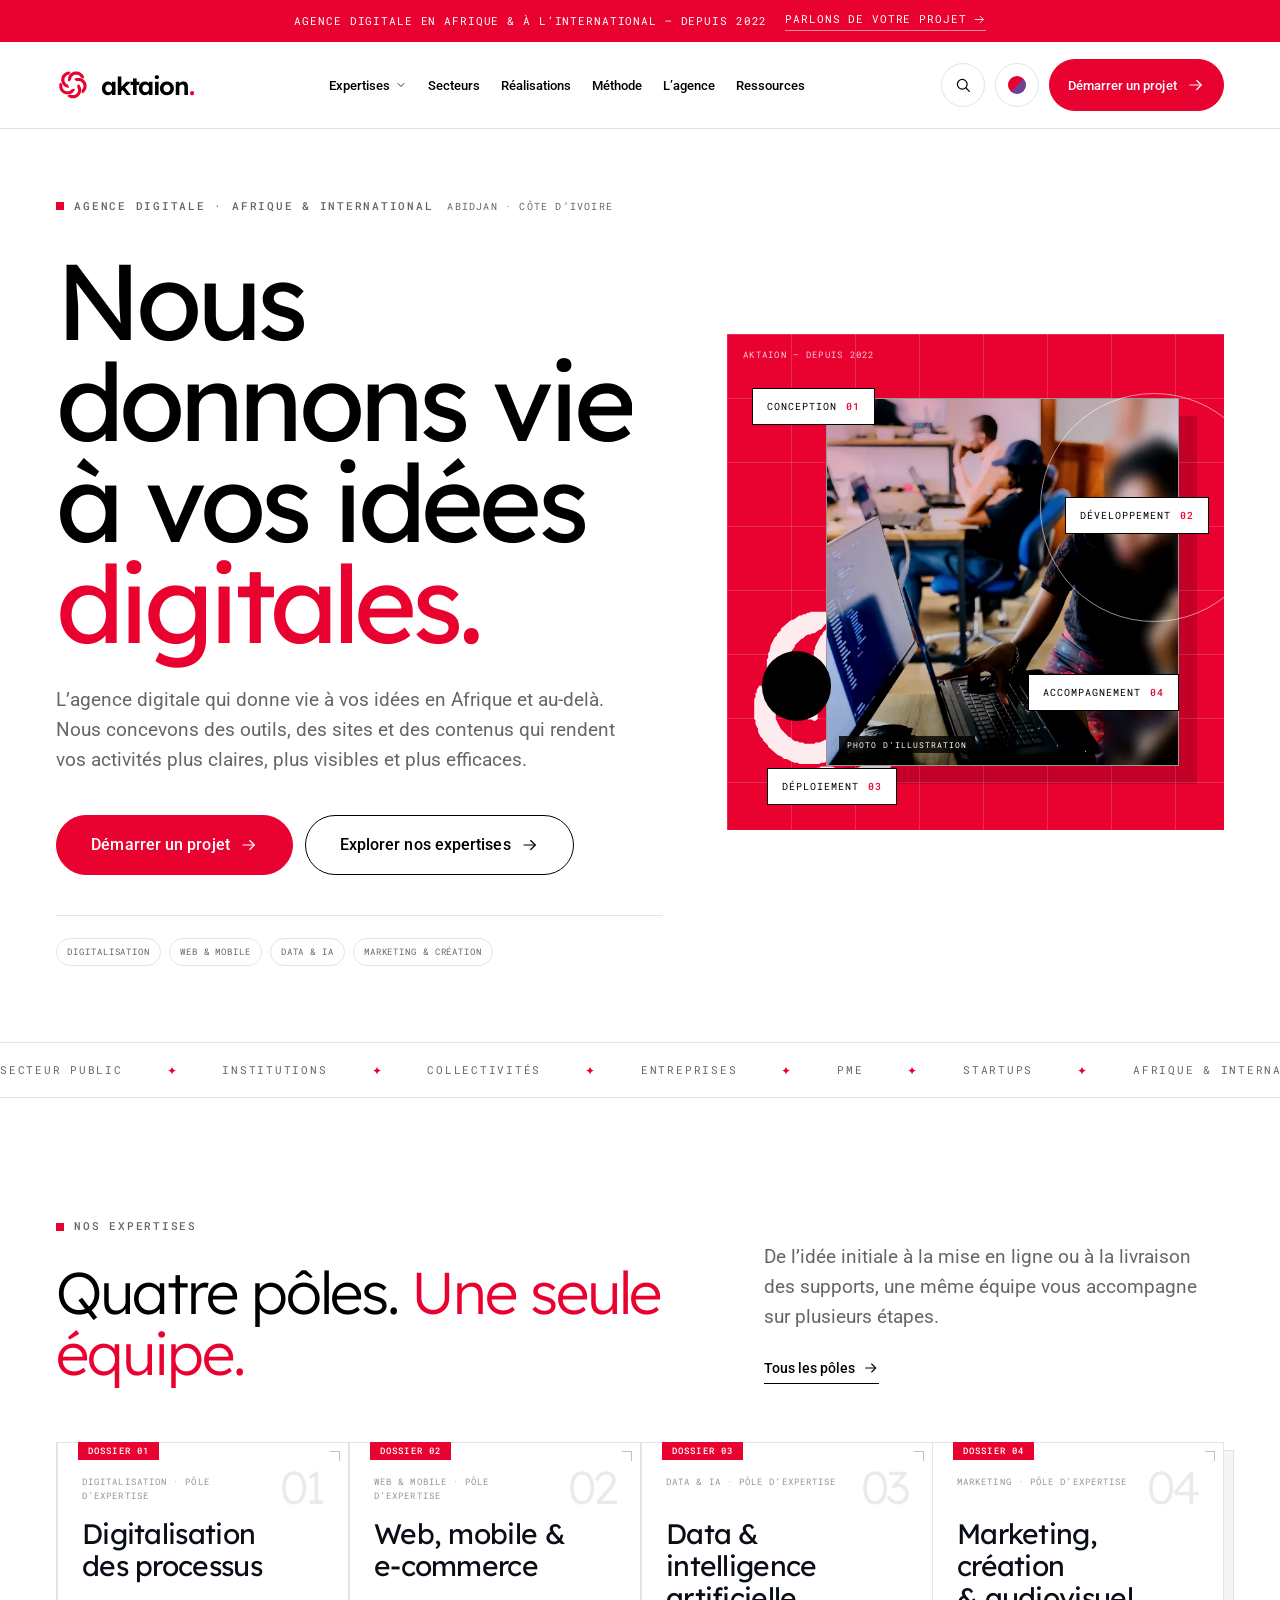
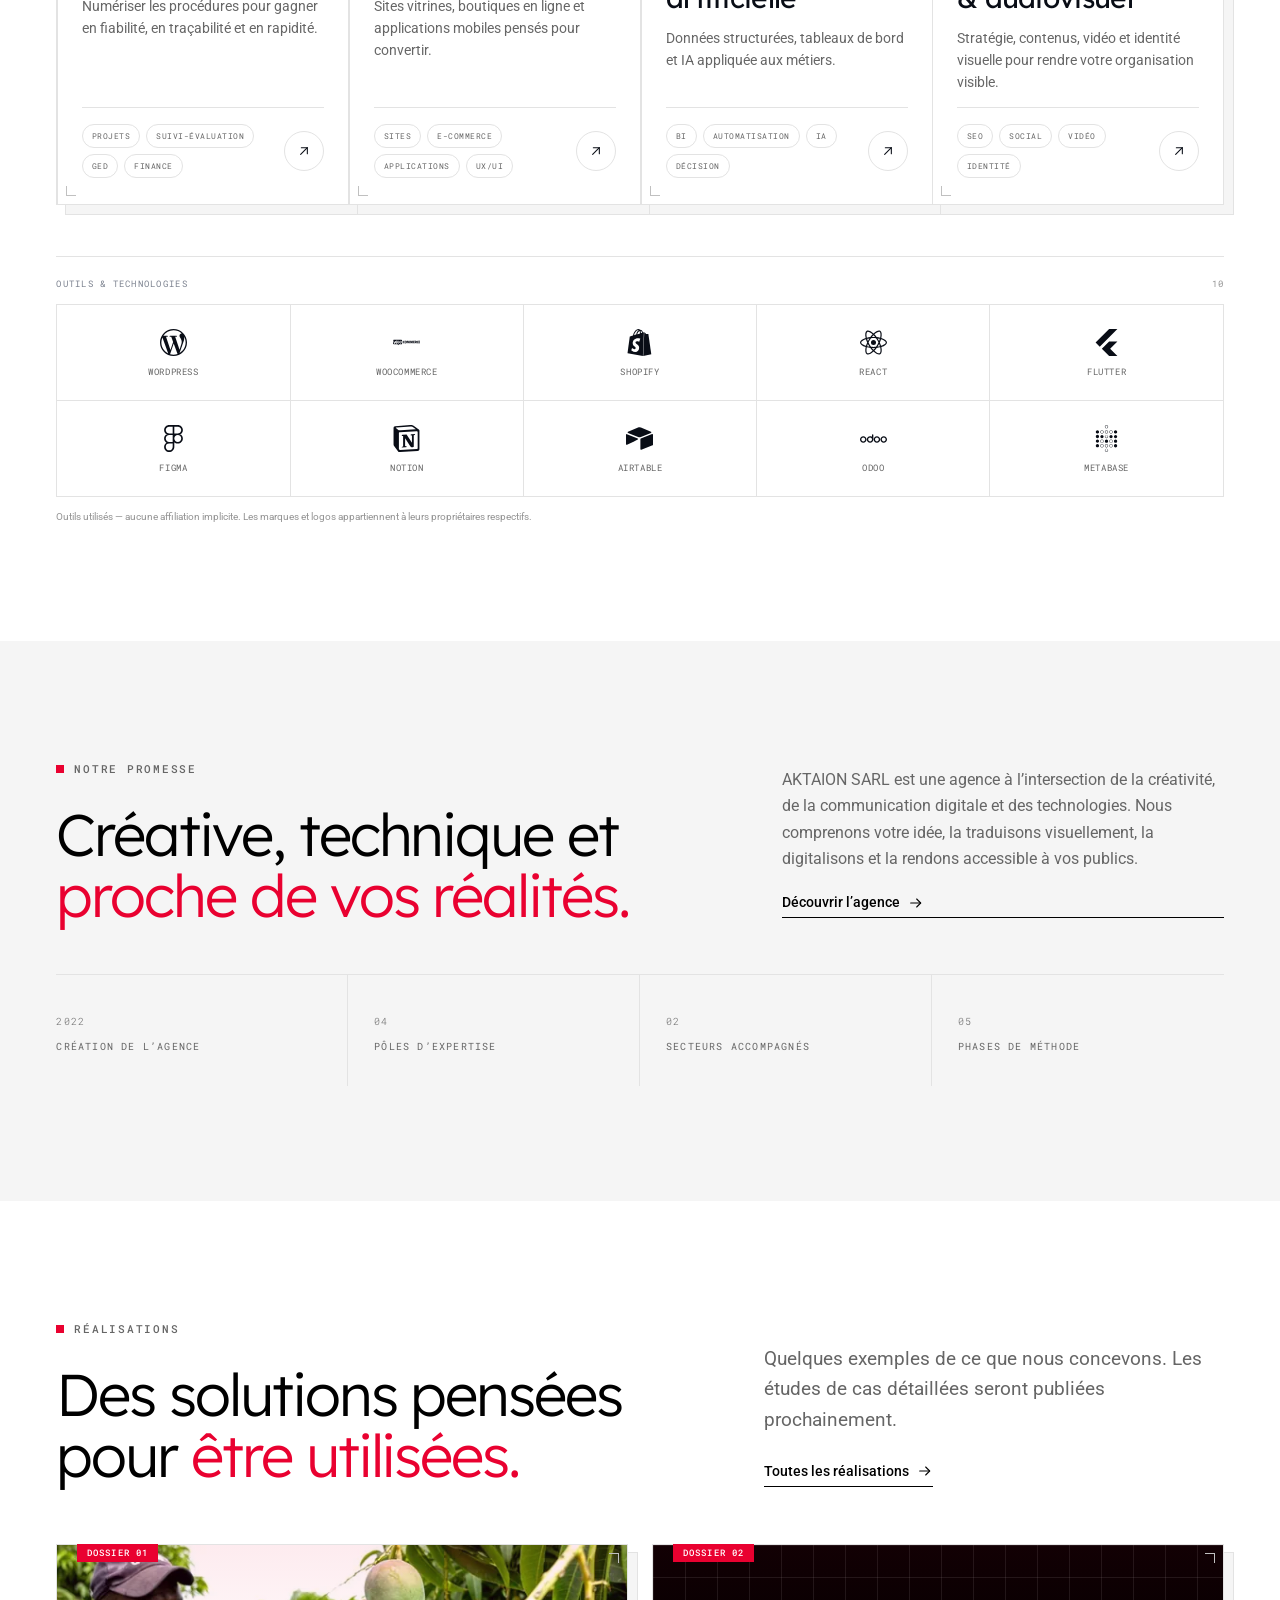
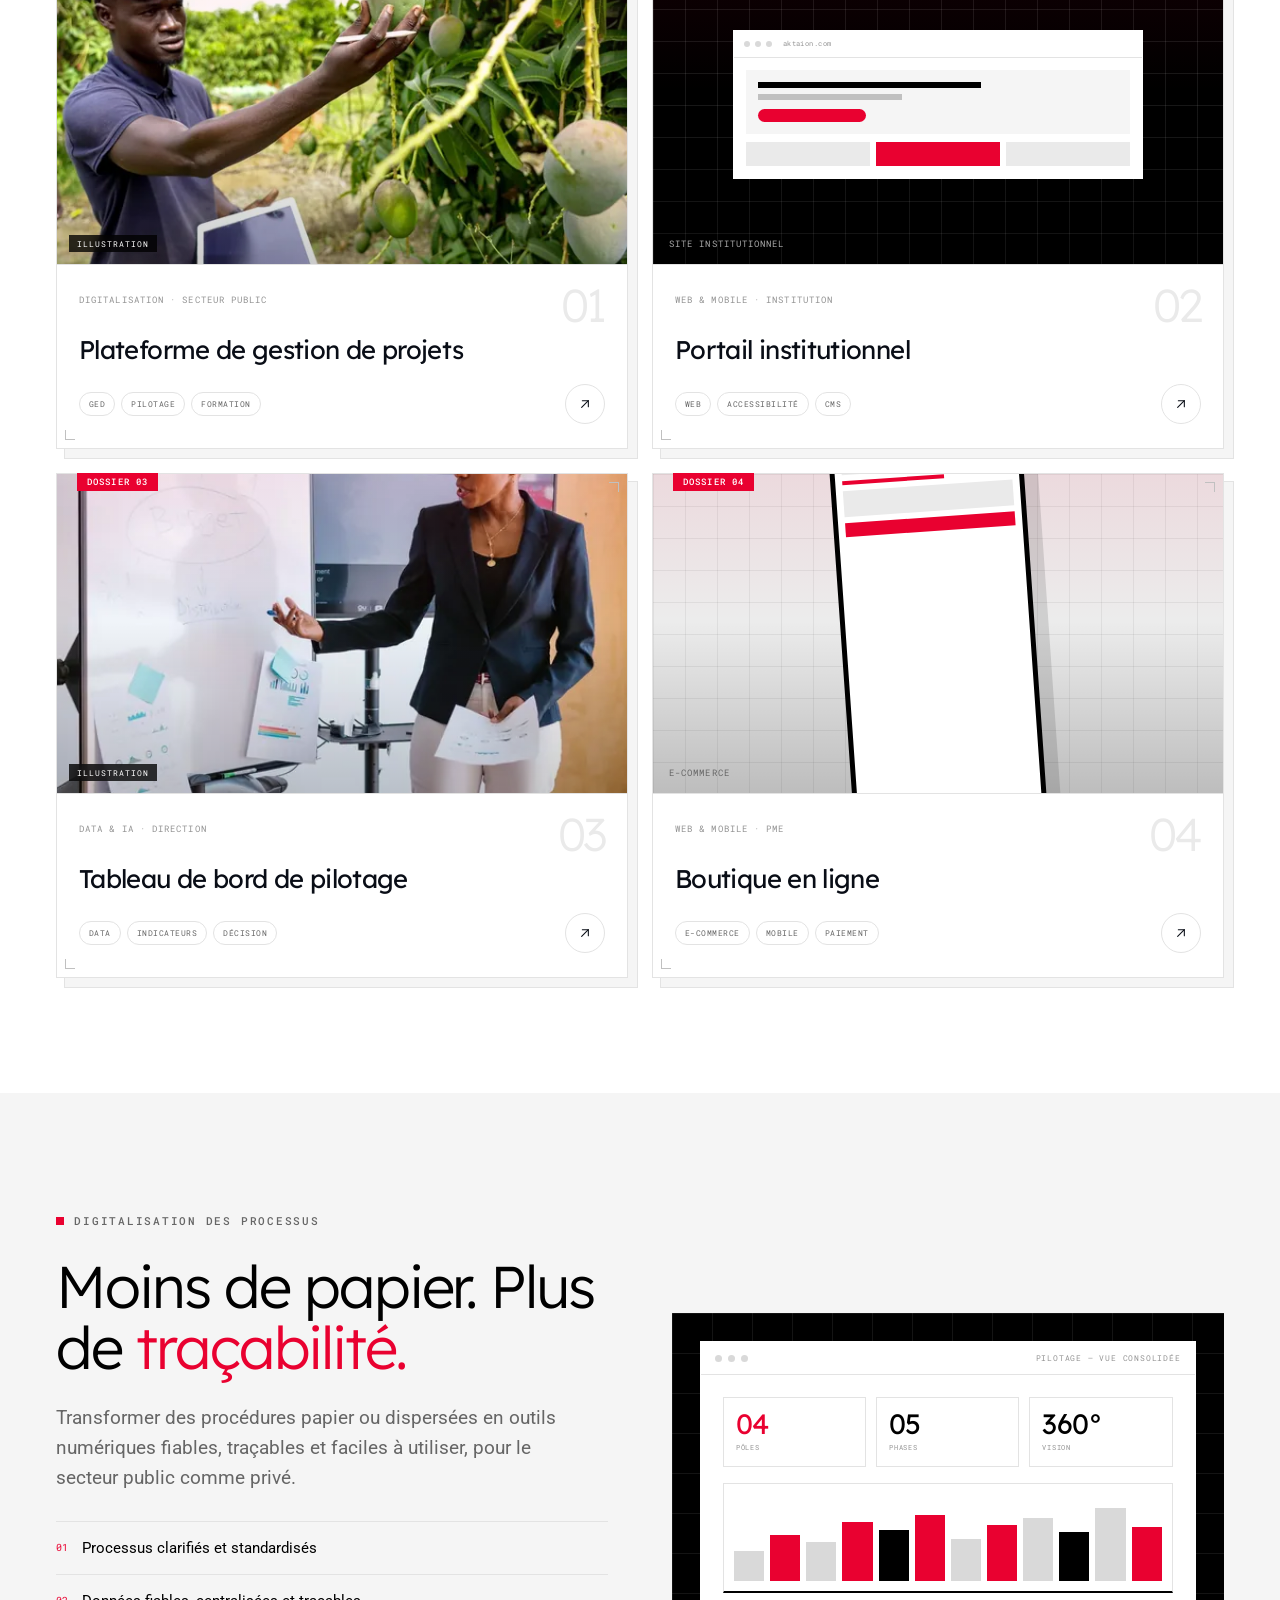
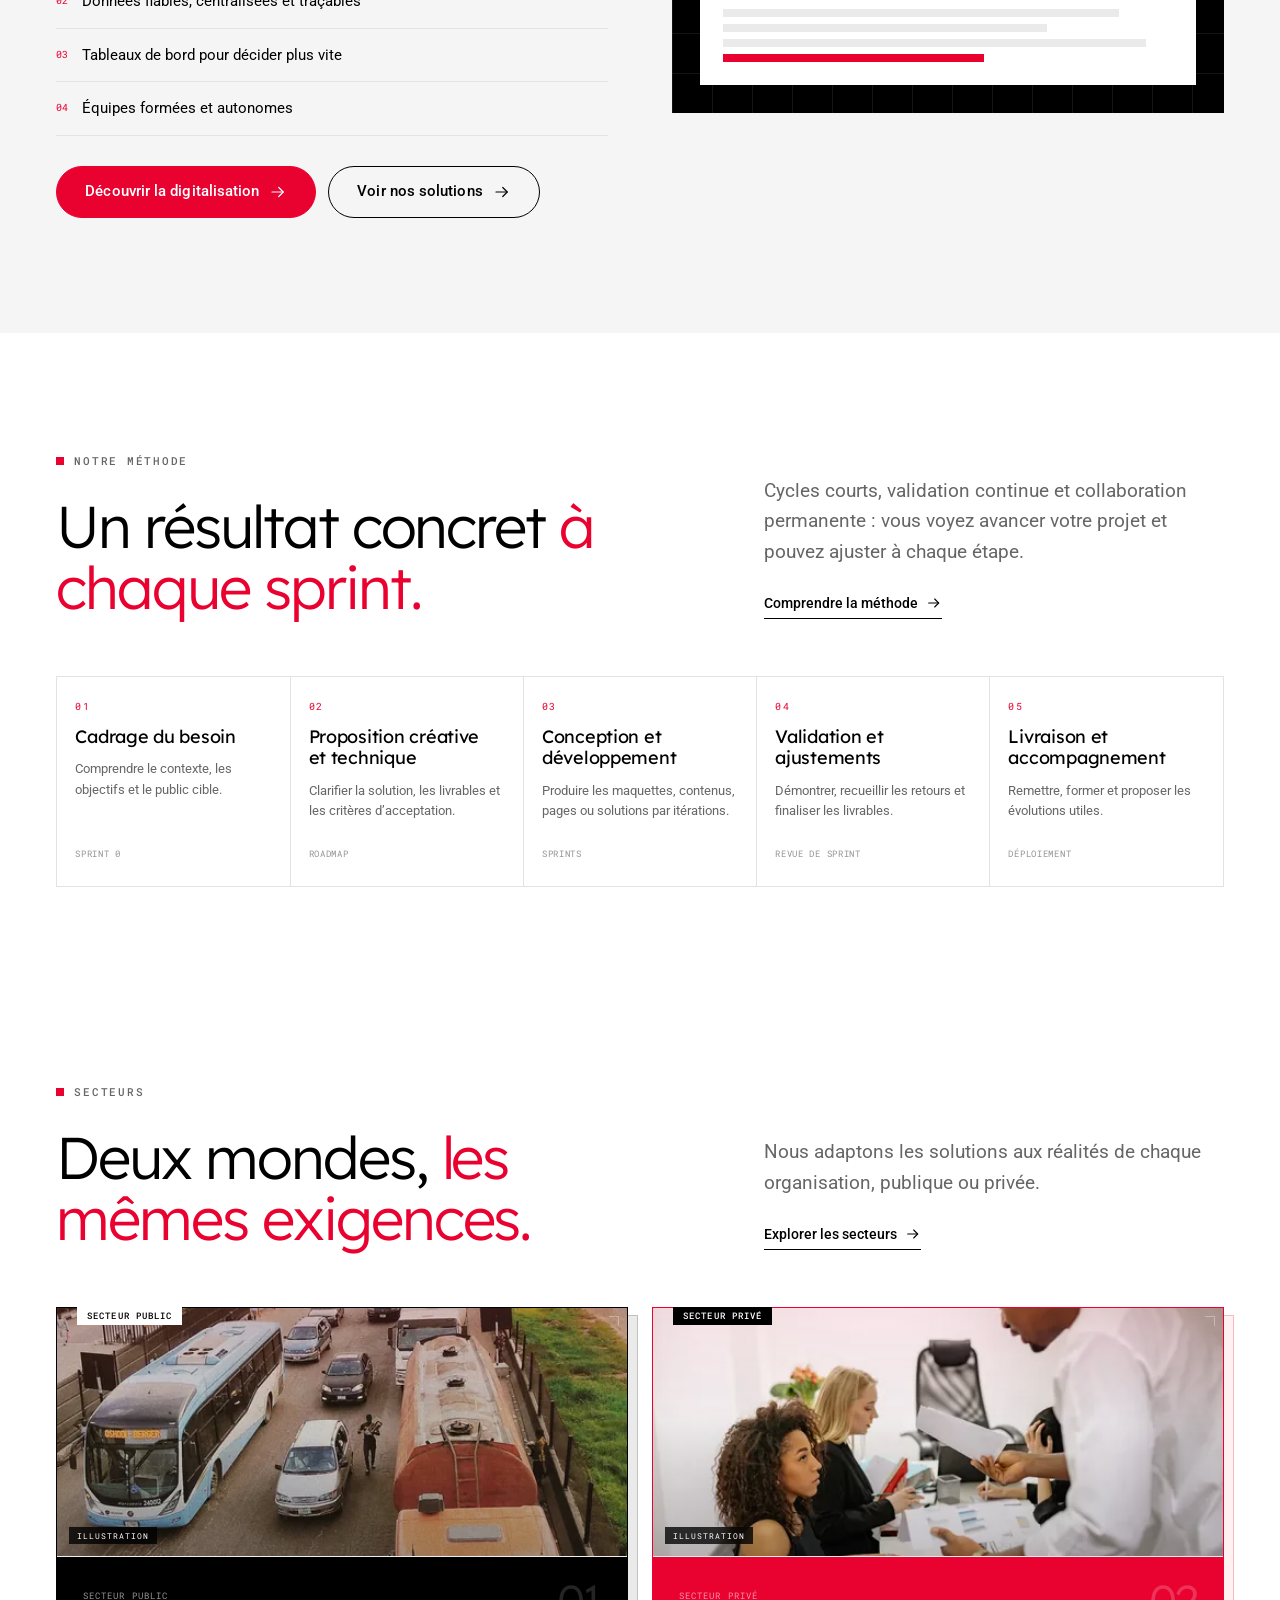
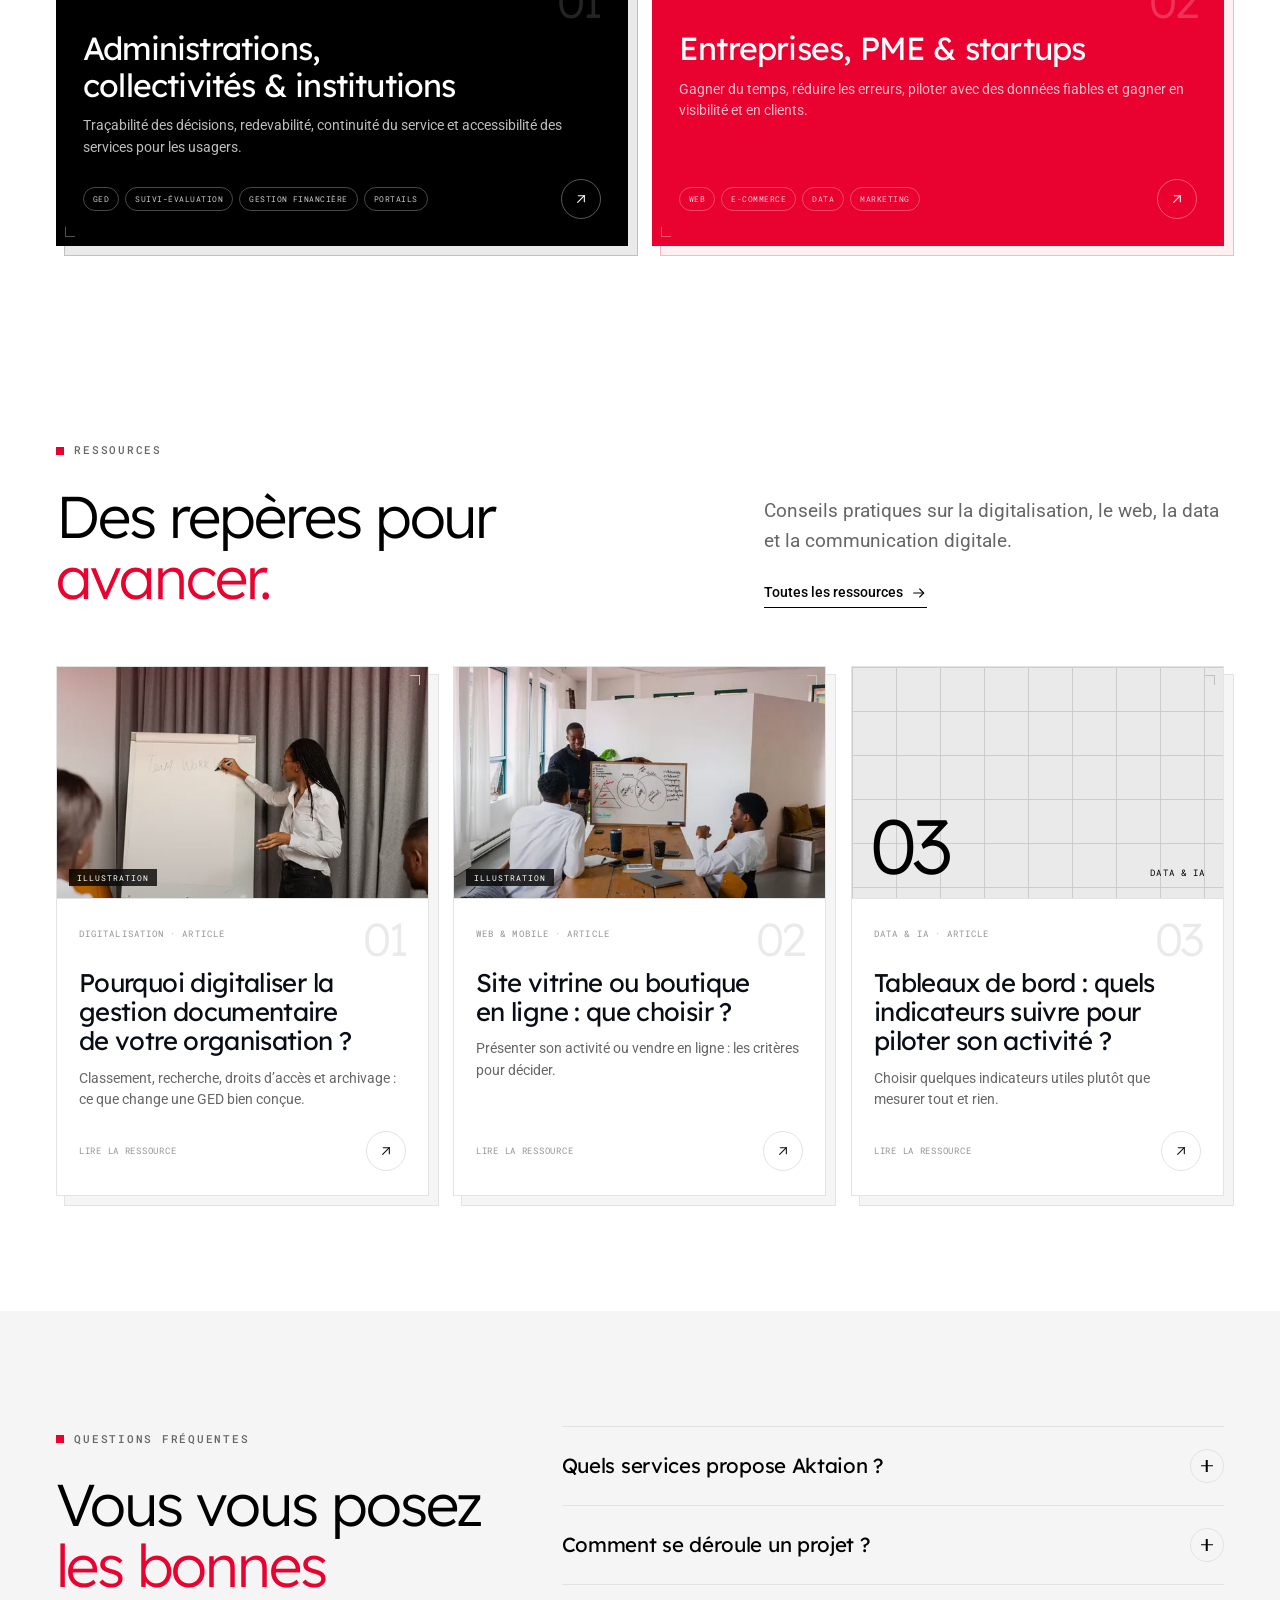
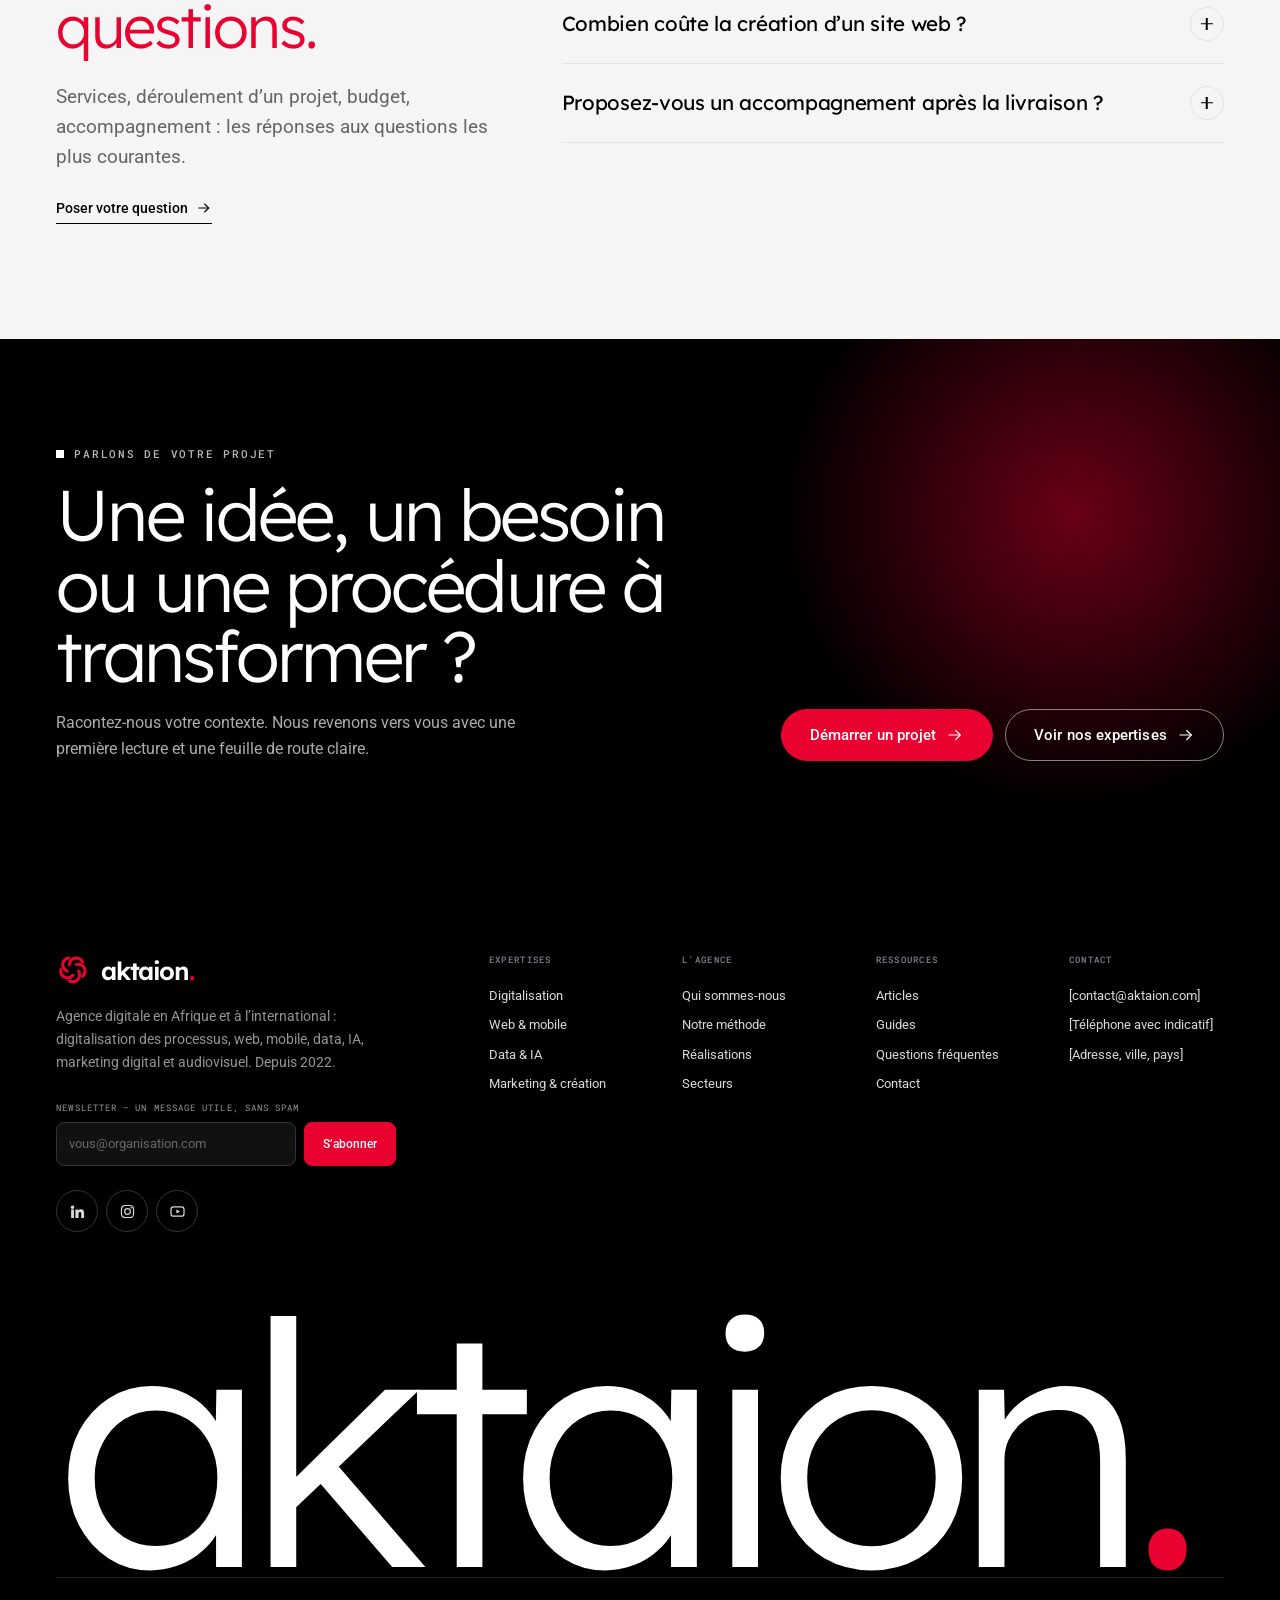
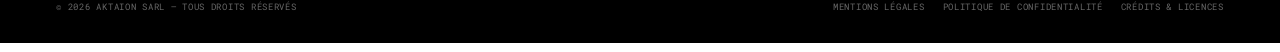
<file: index.html>
<!doctype html>
<html lang="fr">
<head>
  <meta charset="utf-8">
  <meta name="viewport" content="width=device-width, initial-scale=1">
  <title>Aktaion — L’agence digitale qui donne vie à vos idées</title>
  <meta name="description" content="Aktaion, agence digitale en Afrique et à l’international : digitalisation des processus, web, mobile, data, IA, marketing digital et audiovisuel. Depuis 2022.">
  
  <meta name="theme-color" content="#ffffff" data-theme-color>
  <meta property="og:type" content="website">
  <meta property="og:site_name" content="Aktaion">
  <meta property="og:title" content="Aktaion — L’agence digitale qui donne vie à vos idées">
  <meta property="og:description" content="Aktaion, agence digitale en Afrique et à l’international : digitalisation des processus, web, mobile, data, IA, marketing digital et audiovisuel. Depuis 2022.">
  <meta property="og:locale" content="fr_FR">
  <meta property="og:image" content="assets/img/og-aktaion.png">
  <meta property="og:image:width" content="1200">
  <meta property="og:image:height" content="630">
  <meta property="og:image:alt" content="Aktaion — agence digitale">
  <meta name="twitter:card" content="summary_large_image">
  <meta name="twitter:title" content="Aktaion — L’agence digitale qui donne vie à vos idées">
  <meta name="twitter:description" content="Aktaion, agence digitale en Afrique et à l’international : digitalisation des processus, web, mobile, data, IA, marketing digital et audiovisuel. Depuis 2022.">
  <meta name="twitter:image" content="assets/img/og-aktaion.png">
  <link rel="icon" href="assets/img/favicon.svg" type="image/svg+xml" data-theme-favicon>
  <link rel="apple-touch-icon" href="assets/img/apple-touch-icon.png">
  <link rel="manifest" href="site.webmanifest">
  <link rel="preload" as="image" href="assets/img/photos/hero-atelier-1280.webp" imagesrcset="assets/img/photos/hero-atelier-640.webp 640w, assets/img/photos/hero-atelier-1280.webp 1280w" imagesizes="(min-width: 1180px) 44vw, 100vw" fetchpriority="high">
  <script>(function(){try{if(localStorage.getItem('aktaion-theme')==='violet'){document.documentElement.setAttribute('data-theme','violet');var f=document.querySelector('[data-theme-favicon]');if(f)f.setAttribute('href','assets/img/favicon-violet.svg');}}catch(e){}})();</script>
  <link rel="preconnect" href="https://fonts.googleapis.com">
  <link rel="preconnect" href="https://fonts.gstatic.com" crossorigin>
  <link href="https://fonts.googleapis.com/css2?family=Lexend+Deca:wght@300;400;500;600&amp;family=Roboto+Mono:wght@400;500&amp;family=Roboto:wght@400;500;700&amp;display=swap" rel="stylesheet">
  <link rel="stylesheet" href="assets/css/site.css">
</head>
<body>
  <div class="scroll-progress" data-scroll-progress aria-hidden="true"></div>
  <a class="skip-link" href="#main">Aller au contenu</a>
  <div class="announce">
    <div class="container">
      <span>Agence digitale en Afrique &amp; à l’international — depuis 2022</span>
      <a href="contact.html">Parlons de votre projet <svg viewBox="0 0 24 24" fill="none" stroke="currentColor" stroke-width="1.6" stroke-linecap="round" stroke-linejoin="round" aria-hidden="true" focusable="false"><path d="M4 12h15"/><path d="m13 6 6 6-6 6"/></svg></a>
    </div>
  </div>
  <header class="site-header" data-header>
    <div class="container">
      <a class="brand" href="index.html" aria-label="Aktaion — accueil"><svg class="brand__mark" viewBox="0 0 512 512" fill="currentColor" aria-hidden="true" focusable="false"><path d="M127.50,95.00 L128.00,94.50 L140.00,94.50 L141.00,95.50 L145.00,95.50 L146.00,96.50 L151.00,97.50 L155.00,99.50 L160.00,103.50 L161.00,103.50 L168.50,111.00 L168.50,112.00 L171.50,115.00 L174.50,121.00 L174.50,123.00 L175.50,124.00 L176.50,129.00 L175.00,130.50 L167.00,130.50 L166.00,129.50 L164.00,129.50 L162.00,127.50 L161.00,127.50 L154.50,121.00 L154.50,120.00 L152.00,117.50 L151.00,117.50 L148.00,114.50 L144.00,112.50 L142.00,112.50 L141.00,111.50 L127.00,111.50 L126.00,112.50 L124.00,112.50 L120.00,114.50 L112.50,121.00 L112.50,122.00 L110.50,124.00 L108.50,128.00 L108.50,130.00 L107.50,131.00 L107.50,134.00 L105.50,138.00 L103.50,140.00 L103.50,141.00 L98.00,145.50 L96.00,146.50 L94.00,146.50 L93.00,147.50 L90.50,144.00 L90.50,131.00 L91.50,130.00 L91.50,126.00 L92.50,125.00 L92.50,123.00 L96.50,115.00 L98.50,113.00 L98.50,112.00 L108.00,102.50 L109.00,102.50 L111.00,100.50 L117.00,97.50 L119.00,97.50 L123.00,95.50 L127.50,95.00 Z M88.50,96.00 L89.00,95.50 L104.00,95.50 L104.50,97.00 L103.50,98.00 L102.50,103.00 L97.00,109.50 L96.00,109.50 L92.00,112.50 L90.00,112.50 L89.00,113.50 L87.00,113.50 L85.00,114.50 L83.00,116.50 L82.00,116.50 L76.50,122.00 L76.50,123.00 L73.50,127.00 L73.50,129.00 L71.50,133.00 L71.50,143.00 L72.50,144.00 L72.50,147.00 L75.50,153.00 L84.00,161.50 L88.00,163.50 L92.50,169.00 L93.50,171.00 L93.50,174.00 L94.50,175.00 L94.50,180.00 L93.00,181.50 L91.00,181.50 L90.00,180.50 L87.00,180.50 L86.00,179.50 L81.00,178.50 L77.00,176.50 L72.00,172.50 L71.00,172.50 L64.50,166.00 L64.50,165.00 L61.50,162.00 L56.50,152.00 L56.50,149.00 L55.50,148.00 L55.50,144.00 L54.50,143.00 L54.50,133.00 L55.50,132.00 L55.50,128.00 L56.50,127.00 L57.50,122.00 L60.50,116.00 L62.50,114.00 L62.50,113.00 L65.50,110.00 L65.50,109.00 L73.00,102.50 L76.00,101.50 L80.00,98.50 L82.00,98.50 L83.00,97.50 L85.00,97.50 L86.00,96.50 L88.50,96.00 Z M137.50,129.00 L138.00,128.50 L152.00,128.50 L153.00,129.50 L157.00,129.50 L158.00,130.50 L160.00,130.50 L161.00,131.50 L163.00,131.50 L167.00,133.50 L173.00,138.50 L174.00,138.50 L178.50,143.00 L178.50,144.00 L183.50,150.00 L186.50,156.00 L186.50,158.00 L187.50,159.00 L187.50,162.00 L188.50,163.00 L188.50,180.00 L187.50,181.00 L187.50,184.00 L186.50,185.00 L186.50,187.00 L182.50,195.00 L179.50,198.00 L179.50,199.00 L172.00,206.50 L171.00,206.50 L167.00,209.50 L166.00,209.50 L163.50,206.00 L163.50,203.00 L162.50,202.00 L162.50,197.00 L163.50,196.00 L163.50,193.00 L165.50,189.00 L169.50,184.00 L170.50,182.00 L170.50,180.00 L171.50,179.00 L171.50,175.00 L172.50,174.00 L172.50,169.00 L171.50,168.00 L171.50,164.00 L170.50,163.00 L170.50,161.00 L167.50,157.00 L167.50,156.00 L160.00,148.50 L156.00,146.50 L154.00,146.50 L153.00,145.50 L149.00,145.50 L148.00,144.50 L143.00,144.50 L142.00,145.50 L140.00,145.50 L139.00,144.50 L135.00,144.50 L129.00,141.50 L125.50,138.00 L123.50,134.00 L128.00,131.50 L130.00,131.50 L131.00,130.50 L137.50,129.00 Z M48.50,154.00 L49.00,153.50 L53.00,155.50 L57.50,160.00 L60.50,166.00 L60.50,175.00 L61.50,176.00 L61.50,180.00 L65.50,188.00 L72.00,194.50 L73.00,194.50 L75.00,196.50 L77.00,197.50 L79.00,197.50 L80.00,198.50 L83.00,198.50 L84.00,199.50 L92.00,199.50 L93.00,198.50 L96.00,198.50 L102.00,195.50 L109.00,189.50 L111.00,189.50 L115.00,187.50 L122.00,187.50 L123.00,188.50 L126.00,188.50 L127.50,190.00 L124.50,196.00 L121.50,199.00 L121.50,200.00 L115.00,206.50 L114.00,206.50 L111.00,209.50 L103.00,213.50 L101.00,213.50 L100.00,214.50 L97.00,214.50 L96.00,215.50 L80.00,215.50 L79.00,214.50 L76.00,214.50 L70.00,211.50 L68.00,211.50 L66.00,209.50 L63.00,208.50 L55.50,202.00 L55.50,201.00 L51.50,197.00 L51.50,196.00 L49.50,194.00 L47.50,190.00 L47.50,188.00 L45.50,184.00 L45.50,181.00 L44.50,180.00 L44.50,164.00 L45.50,163.00 L45.50,160.00 L46.50,159.00 L46.50,157.00 L48.50,154.00 Z M143.50,162.00 L147.00,161.50 L153.50,169.00 L158.50,179.00 L158.50,182.00 L159.50,183.00 L159.50,188.00 L160.50,189.00 L160.50,197.00 L159.50,198.00 L159.50,203.00 L158.50,204.00 L157.50,209.00 L154.50,215.00 L149.50,221.00 L149.50,222.00 L141.00,229.50 L138.00,230.50 L136.00,232.50 L134.00,232.50 L128.00,235.50 L124.00,235.50 L123.00,236.50 L111.00,236.50 L110.00,235.50 L106.00,235.50 L105.00,234.50 L100.00,233.50 L96.00,231.50 L91.00,227.50 L90.00,227.50 L87.50,225.00 L87.50,223.00 L94.00,218.50 L96.00,218.50 L97.00,217.50 L106.00,217.50 L110.00,219.50 L115.00,219.50 L116.00,220.50 L118.00,220.50 L119.00,219.50 L123.00,219.50 L124.00,218.50 L126.00,218.50 L132.00,215.50 L138.50,209.00 L138.50,208.00 L141.50,204.00 L141.50,202.00 L143.50,198.00 L143.50,188.00 L142.50,187.00 L142.50,184.00 L140.50,181.00 L140.50,178.00 L139.50,177.00 L139.50,171.00 L140.50,170.00 L140.50,167.00 L143.50,163.00 L143.50,162.00 Z" transform="translate(-76.800 -216.178) scale(2.84444)" fill="currentColor" fill-rule="evenodd"/></svg><span class="brand__word">aktaion<i>.</i></span></a>
      <nav class="nav" aria-label="Navigation principale"><div class="nav__item nav__item--mega">
        <a class="nav__link" href="expertises.html">Expertises <svg viewBox="0 0 24 24" fill="none" stroke="currentColor" stroke-width="1.6" stroke-linecap="round" stroke-linejoin="round" aria-hidden="true" focusable="false"><path d="m6 9 6 6 6-6"/></svg></a>
        <div class="mega">
    <div class="mega__head">
      <span class="mono">Quatre pôles d’expertise</span>
      <a href="expertises.html">Voir tous les pôles <svg viewBox="0 0 24 24" fill="none" stroke="currentColor" stroke-width="1.6" stroke-linecap="round" stroke-linejoin="round" aria-hidden="true" focusable="false"><path d="M7 17 17 7"/><path d="M8 7h9v9"/></svg></a>
    </div>
    <div class="mega__grid">
      <a class="mega__link" href="digitalisation.html">
        <span>01</span>
        <strong>Digitalisation des processus</strong>
        <span>Numériser les procédures pour gagner en fiabilité, en traçabilité et en rapidité.</span>
      </a><a class="mega__link" href="web-mobile.html">
        <span>02</span>
        <strong>Web, mobile & e-commerce</strong>
        <span>Sites vitrines, boutiques en ligne et applications mobiles pensés pour convertir.</span>
      </a><a class="mega__link" href="expertises.html#data-ia">
        <span>03</span>
        <strong>Data & intelligence artificielle</strong>
        <span>Données structurées, tableaux de bord et IA appliquée aux métiers.</span>
      </a><a class="mega__link" href="marketing.html">
        <span>04</span>
        <strong>Marketing, création & audiovisuel</strong>
        <span>Stratégie, contenus, vidéo et identité visuelle pour rendre votre organisation visible.</span>
      </a>
    </div>
    <div class="mega__foot">
      <p>Une seule équipe, de l’idée à la mise en ligne.</p>
      <a class="btn btn--black btn--sm" href="contact.html">Parler de votre projet <svg viewBox="0 0 24 24" fill="none" stroke="currentColor" stroke-width="1.6" stroke-linecap="round" stroke-linejoin="round" aria-hidden="true" focusable="false"><path d="M4 12h15"/><path d="m13 6 6 6-6 6"/></svg></a>
    </div>
  </div>
      </div><div class="nav__item"><a class="nav__link" href="secteurs.html">Secteurs</a></div><div class="nav__item"><a class="nav__link" href="realisations.html">Réalisations</a></div><div class="nav__item"><a class="nav__link" href="methode.html">Méthode</a></div><div class="nav__item"><a class="nav__link" href="agence.html">L’agence</a></div><div class="nav__item"><a class="nav__link" href="ressources.html">Ressources</a></div></nav>
      <div class="header__actions">
        <button class="icon-btn" type="button" data-search-open aria-label="Ouvrir la recherche"><svg viewBox="0 0 24 24" fill="none" stroke="currentColor" stroke-width="1.6" stroke-linecap="round" stroke-linejoin="round" aria-hidden="true" focusable="false"><circle cx="11" cy="11" r="6.5"/><path d="m16 16 4.5 4.5"/></svg></button>
        <button class="icon-btn theme-toggle" type="button" data-theme-toggle aria-pressed="false" aria-label="Passer à la version violette" title="Passer à la version violette"><span class="theme-toggle__swatch" aria-hidden="true"></span></button>
        <a class="btn btn--red header__cta" href="contact.html">Démarrer un projet <svg viewBox="0 0 24 24" fill="none" stroke="currentColor" stroke-width="1.6" stroke-linecap="round" stroke-linejoin="round" aria-hidden="true" focusable="false"><path d="M4 12h15"/><path d="m13 6 6 6-6 6"/></svg></a>
        <button class="nav-toggle" type="button" data-menu-toggle aria-controls="mobile-menu" aria-expanded="false" aria-label="Ouvrir le menu">
          <span></span><span></span>
        </button>
      </div>
    </div>
  </header>
  <div class="search-overlay" id="search-overlay" hidden>
    <div class="search-overlay__panel" role="dialog" aria-modal="true" aria-label="Rechercher sur le site">
      <div class="search-overlay__head">
        <span class="mono">Recherche</span>
        <button class="icon-btn" type="button" data-search-close aria-label="Fermer la recherche"><svg viewBox="0 0 24 24" fill="none" stroke="currentColor" stroke-width="1.6" stroke-linecap="round" stroke-linejoin="round" aria-hidden="true" focusable="false"><path d="m6 6 12 12"/><path d="M18 6 6 18"/></svg></button>
      </div>
      <label class="visually-hidden" for="site-search">Rechercher sur le site</label>
      <input type="search" id="site-search" placeholder="Rechercher une expertise, une page…" autocomplete="off">
      <ul class="search-results" data-search-results>
        <li><a href="index.html">Accueil<span>Page</span></a></li><li><a href="expertises.html">Expertises<span>Page</span></a></li><li><a href="digitalisation.html">Digitalisation des processus<span>Pôle 01</span></a></li><li><a href="web-mobile.html">Web, mobile & e-commerce<span>Pôle 02</span></a></li><li><a href="expertises.html#data-ia">Data & intelligence artificielle<span>Pôle 03</span></a></li><li><a href="marketing.html">Marketing, création & audiovisuel<span>Pôle 04</span></a></li><li><a href="secteurs.html">Secteurs public & privé<span>Page</span></a></li><li><a href="realisations.html">Réalisations<span>Page</span></a></li><li><a href="methode.html">Méthode en cinq phases<span>Page</span></a></li><li><a href="agence.html">L’agence<span>Page</span></a></li><li><a href="ressources.html">Ressources & articles<span>Page</span></a></li><li><a href="index.html#faq">FAQ<span>Accueil</span></a></li><li><a href="contact.html">Contact & devis<span>Page</span></a></li>
      </ul>
    </div>
  </div>
  <div class="mobile-menu" id="mobile-menu" hidden>
    <div class="container">
      <div class="mobile-menu__inner">
        <div class="mobile-menu__top">
          <a class="brand" href="index.html" aria-label="Aktaion — accueil"><svg class="brand__mark" viewBox="0 0 512 512" fill="currentColor" aria-hidden="true" focusable="false"><path d="M127.50,95.00 L128.00,94.50 L140.00,94.50 L141.00,95.50 L145.00,95.50 L146.00,96.50 L151.00,97.50 L155.00,99.50 L160.00,103.50 L161.00,103.50 L168.50,111.00 L168.50,112.00 L171.50,115.00 L174.50,121.00 L174.50,123.00 L175.50,124.00 L176.50,129.00 L175.00,130.50 L167.00,130.50 L166.00,129.50 L164.00,129.50 L162.00,127.50 L161.00,127.50 L154.50,121.00 L154.50,120.00 L152.00,117.50 L151.00,117.50 L148.00,114.50 L144.00,112.50 L142.00,112.50 L141.00,111.50 L127.00,111.50 L126.00,112.50 L124.00,112.50 L120.00,114.50 L112.50,121.00 L112.50,122.00 L110.50,124.00 L108.50,128.00 L108.50,130.00 L107.50,131.00 L107.50,134.00 L105.50,138.00 L103.50,140.00 L103.50,141.00 L98.00,145.50 L96.00,146.50 L94.00,146.50 L93.00,147.50 L90.50,144.00 L90.50,131.00 L91.50,130.00 L91.50,126.00 L92.50,125.00 L92.50,123.00 L96.50,115.00 L98.50,113.00 L98.50,112.00 L108.00,102.50 L109.00,102.50 L111.00,100.50 L117.00,97.50 L119.00,97.50 L123.00,95.50 L127.50,95.00 Z M88.50,96.00 L89.00,95.50 L104.00,95.50 L104.50,97.00 L103.50,98.00 L102.50,103.00 L97.00,109.50 L96.00,109.50 L92.00,112.50 L90.00,112.50 L89.00,113.50 L87.00,113.50 L85.00,114.50 L83.00,116.50 L82.00,116.50 L76.50,122.00 L76.50,123.00 L73.50,127.00 L73.50,129.00 L71.50,133.00 L71.50,143.00 L72.50,144.00 L72.50,147.00 L75.50,153.00 L84.00,161.50 L88.00,163.50 L92.50,169.00 L93.50,171.00 L93.50,174.00 L94.50,175.00 L94.50,180.00 L93.00,181.50 L91.00,181.50 L90.00,180.50 L87.00,180.50 L86.00,179.50 L81.00,178.50 L77.00,176.50 L72.00,172.50 L71.00,172.50 L64.50,166.00 L64.50,165.00 L61.50,162.00 L56.50,152.00 L56.50,149.00 L55.50,148.00 L55.50,144.00 L54.50,143.00 L54.50,133.00 L55.50,132.00 L55.50,128.00 L56.50,127.00 L57.50,122.00 L60.50,116.00 L62.50,114.00 L62.50,113.00 L65.50,110.00 L65.50,109.00 L73.00,102.50 L76.00,101.50 L80.00,98.50 L82.00,98.50 L83.00,97.50 L85.00,97.50 L86.00,96.50 L88.50,96.00 Z M137.50,129.00 L138.00,128.50 L152.00,128.50 L153.00,129.50 L157.00,129.50 L158.00,130.50 L160.00,130.50 L161.00,131.50 L163.00,131.50 L167.00,133.50 L173.00,138.50 L174.00,138.50 L178.50,143.00 L178.50,144.00 L183.50,150.00 L186.50,156.00 L186.50,158.00 L187.50,159.00 L187.50,162.00 L188.50,163.00 L188.50,180.00 L187.50,181.00 L187.50,184.00 L186.50,185.00 L186.50,187.00 L182.50,195.00 L179.50,198.00 L179.50,199.00 L172.00,206.50 L171.00,206.50 L167.00,209.50 L166.00,209.50 L163.50,206.00 L163.50,203.00 L162.50,202.00 L162.50,197.00 L163.50,196.00 L163.50,193.00 L165.50,189.00 L169.50,184.00 L170.50,182.00 L170.50,180.00 L171.50,179.00 L171.50,175.00 L172.50,174.00 L172.50,169.00 L171.50,168.00 L171.50,164.00 L170.50,163.00 L170.50,161.00 L167.50,157.00 L167.50,156.00 L160.00,148.50 L156.00,146.50 L154.00,146.50 L153.00,145.50 L149.00,145.50 L148.00,144.50 L143.00,144.50 L142.00,145.50 L140.00,145.50 L139.00,144.50 L135.00,144.50 L129.00,141.50 L125.50,138.00 L123.50,134.00 L128.00,131.50 L130.00,131.50 L131.00,130.50 L137.50,129.00 Z M48.50,154.00 L49.00,153.50 L53.00,155.50 L57.50,160.00 L60.50,166.00 L60.50,175.00 L61.50,176.00 L61.50,180.00 L65.50,188.00 L72.00,194.50 L73.00,194.50 L75.00,196.50 L77.00,197.50 L79.00,197.50 L80.00,198.50 L83.00,198.50 L84.00,199.50 L92.00,199.50 L93.00,198.50 L96.00,198.50 L102.00,195.50 L109.00,189.50 L111.00,189.50 L115.00,187.50 L122.00,187.50 L123.00,188.50 L126.00,188.50 L127.50,190.00 L124.50,196.00 L121.50,199.00 L121.50,200.00 L115.00,206.50 L114.00,206.50 L111.00,209.50 L103.00,213.50 L101.00,213.50 L100.00,214.50 L97.00,214.50 L96.00,215.50 L80.00,215.50 L79.00,214.50 L76.00,214.50 L70.00,211.50 L68.00,211.50 L66.00,209.50 L63.00,208.50 L55.50,202.00 L55.50,201.00 L51.50,197.00 L51.50,196.00 L49.50,194.00 L47.50,190.00 L47.50,188.00 L45.50,184.00 L45.50,181.00 L44.50,180.00 L44.50,164.00 L45.50,163.00 L45.50,160.00 L46.50,159.00 L46.50,157.00 L48.50,154.00 Z M143.50,162.00 L147.00,161.50 L153.50,169.00 L158.50,179.00 L158.50,182.00 L159.50,183.00 L159.50,188.00 L160.50,189.00 L160.50,197.00 L159.50,198.00 L159.50,203.00 L158.50,204.00 L157.50,209.00 L154.50,215.00 L149.50,221.00 L149.50,222.00 L141.00,229.50 L138.00,230.50 L136.00,232.50 L134.00,232.50 L128.00,235.50 L124.00,235.50 L123.00,236.50 L111.00,236.50 L110.00,235.50 L106.00,235.50 L105.00,234.50 L100.00,233.50 L96.00,231.50 L91.00,227.50 L90.00,227.50 L87.50,225.00 L87.50,223.00 L94.00,218.50 L96.00,218.50 L97.00,217.50 L106.00,217.50 L110.00,219.50 L115.00,219.50 L116.00,220.50 L118.00,220.50 L119.00,219.50 L123.00,219.50 L124.00,218.50 L126.00,218.50 L132.00,215.50 L138.50,209.00 L138.50,208.00 L141.50,204.00 L141.50,202.00 L143.50,198.00 L143.50,188.00 L142.50,187.00 L142.50,184.00 L140.50,181.00 L140.50,178.00 L139.50,177.00 L139.50,171.00 L140.50,170.00 L140.50,167.00 L143.50,163.00 L143.50,162.00 Z" transform="translate(-76.800 -216.178) scale(2.84444)" fill="currentColor" fill-rule="evenodd"/></svg><span class="brand__word">aktaion<i>.</i></span></a>
          <button class="mobile-menu__close" type="button" data-menu-close aria-label="Fermer le menu"><svg viewBox="0 0 24 24" fill="none" stroke="currentColor" stroke-width="1.6" stroke-linecap="round" stroke-linejoin="round" aria-hidden="true" focusable="false"><path d="m6 6 12 12"/><path d="M18 6 6 18"/></svg></button>
        </div>
        <details>
          <summary>Expertises <svg viewBox="0 0 24 24" fill="none" stroke="currentColor" stroke-width="1.6" stroke-linecap="round" stroke-linejoin="round" aria-hidden="true" focusable="false"><path d="m6 9 6 6 6-6"/></svg></summary>
          <div class="mobile-sub">
            <a href="digitalisation.html">01 — Digitalisation des processus</a><a href="web-mobile.html">02 — Web, mobile & e-commerce</a><a href="expertises.html#data-ia">03 — Data & intelligence artificielle</a><a href="marketing.html">04 — Marketing, création & audiovisuel</a>
            <a href="expertises.html">Tous les pôles</a>
          </div>
        </details>
        <a class="mobile-link" href="secteurs.html">Secteurs <svg viewBox="0 0 24 24" fill="none" stroke="currentColor" stroke-width="1.6" stroke-linecap="round" stroke-linejoin="round" aria-hidden="true" focusable="false"><path d="M7 17 17 7"/><path d="M8 7h9v9"/></svg></a><a class="mobile-link" href="realisations.html">Réalisations <svg viewBox="0 0 24 24" fill="none" stroke="currentColor" stroke-width="1.6" stroke-linecap="round" stroke-linejoin="round" aria-hidden="true" focusable="false"><path d="M7 17 17 7"/><path d="M8 7h9v9"/></svg></a><a class="mobile-link" href="methode.html">Méthode <svg viewBox="0 0 24 24" fill="none" stroke="currentColor" stroke-width="1.6" stroke-linecap="round" stroke-linejoin="round" aria-hidden="true" focusable="false"><path d="M7 17 17 7"/><path d="M8 7h9v9"/></svg></a><a class="mobile-link" href="agence.html">L’agence <svg viewBox="0 0 24 24" fill="none" stroke="currentColor" stroke-width="1.6" stroke-linecap="round" stroke-linejoin="round" aria-hidden="true" focusable="false"><path d="M7 17 17 7"/><path d="M8 7h9v9"/></svg></a><a class="mobile-link" href="ressources.html">Ressources <svg viewBox="0 0 24 24" fill="none" stroke="currentColor" stroke-width="1.6" stroke-linecap="round" stroke-linejoin="round" aria-hidden="true" focusable="false"><path d="M7 17 17 7"/><path d="M8 7h9v9"/></svg></a>
        <a class="btn btn--red" href="contact.html">Démarrer un projet <svg viewBox="0 0 24 24" fill="none" stroke="currentColor" stroke-width="1.6" stroke-linecap="round" stroke-linejoin="round" aria-hidden="true" focusable="false"><path d="M4 12h15"/><path d="m13 6 6 6-6 6"/></svg></a>
      </div>
    </div>
  </div>
  <main id="main">

<section class="hero">
  <div class="container">
    <div class="hero__grid">
      <div>
        <div class="hero__eyebrow">
          <span class="eyebrow">Agence digitale · Afrique &amp; international</span>
          <span class="hero__loc">Abidjan · Côte d’Ivoire</span>
        </div>
        <h1 class="display hero__title"><span class="kinetic" data-kinetic>Nous donnons vie à vos idées <em>digitales.</em></span></h1>
        <p class="lead hero__lead">L’agence digitale qui donne vie à vos idées en Afrique et au-delà. Nous concevons des outils, des sites et des contenus qui rendent vos activités plus claires, plus visibles et plus efficaces.</p>
        <div class="hero__actions">
          <a class="btn btn--red btn--lg" href="contact.html" data-magnetic>Démarrer un projet<svg viewBox="0 0 24 24" fill="none" stroke="currentColor" stroke-width="1.6" stroke-linecap="round" stroke-linejoin="round" aria-hidden="true" focusable="false"><path d="M4 12h15"/><path d="m13 6 6 6-6 6"/></svg></a>
          <a class="btn btn--outline btn--lg" href="expertises.html" data-magnetic>Explorer nos expertises<svg viewBox="0 0 24 24" fill="none" stroke="currentColor" stroke-width="1.6" stroke-linecap="round" stroke-linejoin="round" aria-hidden="true" focusable="false"><path d="M4 12h15"/><path d="m13 6 6 6-6 6"/></svg></a>
        </div>
        <div class="hero__meta">
          <span>Digitalisation</span>
          <span>Web &amp; mobile</span>
          <span>Data &amp; IA</span>
          <span>Marketing &amp; création</span>
        </div>
      </div>
      <div class="hero__visual" aria-hidden="true">
        <span class="hero__caption">Aktaion — depuis 2022</span>
        <svg class="hero__mark" viewBox="0 0 512 512" fill="currentColor" aria-hidden="true" focusable="false"><path d="M127.50,95.00 L128.00,94.50 L140.00,94.50 L141.00,95.50 L145.00,95.50 L146.00,96.50 L151.00,97.50 L155.00,99.50 L160.00,103.50 L161.00,103.50 L168.50,111.00 L168.50,112.00 L171.50,115.00 L174.50,121.00 L174.50,123.00 L175.50,124.00 L176.50,129.00 L175.00,130.50 L167.00,130.50 L166.00,129.50 L164.00,129.50 L162.00,127.50 L161.00,127.50 L154.50,121.00 L154.50,120.00 L152.00,117.50 L151.00,117.50 L148.00,114.50 L144.00,112.50 L142.00,112.50 L141.00,111.50 L127.00,111.50 L126.00,112.50 L124.00,112.50 L120.00,114.50 L112.50,121.00 L112.50,122.00 L110.50,124.00 L108.50,128.00 L108.50,130.00 L107.50,131.00 L107.50,134.00 L105.50,138.00 L103.50,140.00 L103.50,141.00 L98.00,145.50 L96.00,146.50 L94.00,146.50 L93.00,147.50 L90.50,144.00 L90.50,131.00 L91.50,130.00 L91.50,126.00 L92.50,125.00 L92.50,123.00 L96.50,115.00 L98.50,113.00 L98.50,112.00 L108.00,102.50 L109.00,102.50 L111.00,100.50 L117.00,97.50 L119.00,97.50 L123.00,95.50 L127.50,95.00 Z M88.50,96.00 L89.00,95.50 L104.00,95.50 L104.50,97.00 L103.50,98.00 L102.50,103.00 L97.00,109.50 L96.00,109.50 L92.00,112.50 L90.00,112.50 L89.00,113.50 L87.00,113.50 L85.00,114.50 L83.00,116.50 L82.00,116.50 L76.50,122.00 L76.50,123.00 L73.50,127.00 L73.50,129.00 L71.50,133.00 L71.50,143.00 L72.50,144.00 L72.50,147.00 L75.50,153.00 L84.00,161.50 L88.00,163.50 L92.50,169.00 L93.50,171.00 L93.50,174.00 L94.50,175.00 L94.50,180.00 L93.00,181.50 L91.00,181.50 L90.00,180.50 L87.00,180.50 L86.00,179.50 L81.00,178.50 L77.00,176.50 L72.00,172.50 L71.00,172.50 L64.50,166.00 L64.50,165.00 L61.50,162.00 L56.50,152.00 L56.50,149.00 L55.50,148.00 L55.50,144.00 L54.50,143.00 L54.50,133.00 L55.50,132.00 L55.50,128.00 L56.50,127.00 L57.50,122.00 L60.50,116.00 L62.50,114.00 L62.50,113.00 L65.50,110.00 L65.50,109.00 L73.00,102.50 L76.00,101.50 L80.00,98.50 L82.00,98.50 L83.00,97.50 L85.00,97.50 L86.00,96.50 L88.50,96.00 Z M137.50,129.00 L138.00,128.50 L152.00,128.50 L153.00,129.50 L157.00,129.50 L158.00,130.50 L160.00,130.50 L161.00,131.50 L163.00,131.50 L167.00,133.50 L173.00,138.50 L174.00,138.50 L178.50,143.00 L178.50,144.00 L183.50,150.00 L186.50,156.00 L186.50,158.00 L187.50,159.00 L187.50,162.00 L188.50,163.00 L188.50,180.00 L187.50,181.00 L187.50,184.00 L186.50,185.00 L186.50,187.00 L182.50,195.00 L179.50,198.00 L179.50,199.00 L172.00,206.50 L171.00,206.50 L167.00,209.50 L166.00,209.50 L163.50,206.00 L163.50,203.00 L162.50,202.00 L162.50,197.00 L163.50,196.00 L163.50,193.00 L165.50,189.00 L169.50,184.00 L170.50,182.00 L170.50,180.00 L171.50,179.00 L171.50,175.00 L172.50,174.00 L172.50,169.00 L171.50,168.00 L171.50,164.00 L170.50,163.00 L170.50,161.00 L167.50,157.00 L167.50,156.00 L160.00,148.50 L156.00,146.50 L154.00,146.50 L153.00,145.50 L149.00,145.50 L148.00,144.50 L143.00,144.50 L142.00,145.50 L140.00,145.50 L139.00,144.50 L135.00,144.50 L129.00,141.50 L125.50,138.00 L123.50,134.00 L128.00,131.50 L130.00,131.50 L131.00,130.50 L137.50,129.00 Z M48.50,154.00 L49.00,153.50 L53.00,155.50 L57.50,160.00 L60.50,166.00 L60.50,175.00 L61.50,176.00 L61.50,180.00 L65.50,188.00 L72.00,194.50 L73.00,194.50 L75.00,196.50 L77.00,197.50 L79.00,197.50 L80.00,198.50 L83.00,198.50 L84.00,199.50 L92.00,199.50 L93.00,198.50 L96.00,198.50 L102.00,195.50 L109.00,189.50 L111.00,189.50 L115.00,187.50 L122.00,187.50 L123.00,188.50 L126.00,188.50 L127.50,190.00 L124.50,196.00 L121.50,199.00 L121.50,200.00 L115.00,206.50 L114.00,206.50 L111.00,209.50 L103.00,213.50 L101.00,213.50 L100.00,214.50 L97.00,214.50 L96.00,215.50 L80.00,215.50 L79.00,214.50 L76.00,214.50 L70.00,211.50 L68.00,211.50 L66.00,209.50 L63.00,208.50 L55.50,202.00 L55.50,201.00 L51.50,197.00 L51.50,196.00 L49.50,194.00 L47.50,190.00 L47.50,188.00 L45.50,184.00 L45.50,181.00 L44.50,180.00 L44.50,164.00 L45.50,163.00 L45.50,160.00 L46.50,159.00 L46.50,157.00 L48.50,154.00 Z M143.50,162.00 L147.00,161.50 L153.50,169.00 L158.50,179.00 L158.50,182.00 L159.50,183.00 L159.50,188.00 L160.50,189.00 L160.50,197.00 L159.50,198.00 L159.50,203.00 L158.50,204.00 L157.50,209.00 L154.50,215.00 L149.50,221.00 L149.50,222.00 L141.00,229.50 L138.00,230.50 L136.00,232.50 L134.00,232.50 L128.00,235.50 L124.00,235.50 L123.00,236.50 L111.00,236.50 L110.00,235.50 L106.00,235.50 L105.00,234.50 L100.00,233.50 L96.00,231.50 L91.00,227.50 L90.00,227.50 L87.50,225.00 L87.50,223.00 L94.00,218.50 L96.00,218.50 L97.00,217.50 L106.00,217.50 L110.00,219.50 L115.00,219.50 L116.00,220.50 L118.00,220.50 L119.00,219.50 L123.00,219.50 L124.00,218.50 L126.00,218.50 L132.00,215.50 L138.50,209.00 L138.50,208.00 L141.50,204.00 L141.50,202.00 L143.50,198.00 L143.50,188.00 L142.50,187.00 L142.50,184.00 L140.50,181.00 L140.50,178.00 L139.50,177.00 L139.50,171.00 L140.50,170.00 L140.50,167.00 L143.50,163.00 L143.50,162.00 Z" transform="translate(-76.800 -216.178) scale(2.84444)" fill="currentColor" fill-rule="evenodd"/></svg>
        <span class="hero__ring"></span>
        <span class="hero__dot"></span>
        <figure class="hero__photo">
          <img src="assets/img/photos/hero-atelier-1280.webp" srcset="assets/img/photos/hero-atelier-640.webp 640w, assets/img/photos/hero-atelier-1280.webp 1280w" sizes="(min-width: 1180px) 42vw, 92vw" width="1280" height="1156" alt="Personne travaillant sur un ordinateur portable dans un espace de travail." loading="eager" decoding="async" fetchpriority="high" draggable="false" style="object-position:50% 42%">
          <span class="media__stamp">Photo d’illustration</span>
        </figure>
        <span class="hero-chip hero-chip--1">Conception <b>01</b></span>
        <span class="hero-chip hero-chip--2">Développement <b>02</b></span>
        <span class="hero-chip hero-chip--3">Déploiement <b>03</b></span>
        <span class="hero-chip hero-chip--4">Accompagnement <b>04</b></span>
      </div>
    </div>
  </div>
</section>

<div class="marquee">
  <div class="marquee__track">
    <div class="marquee__group">
      <span class="marquee__item">Secteur public</span><span class="marquee__item">Institutions</span><span class="marquee__item">Collectivités</span><span class="marquee__item">Entreprises</span><span class="marquee__item">PME</span><span class="marquee__item">Startups</span><span class="marquee__item">Afrique &amp; international</span>
    </div>
    <div class="marquee__group" aria-hidden="true">
      <span class="marquee__item">Secteur public</span><span class="marquee__item">Institutions</span><span class="marquee__item">Collectivités</span><span class="marquee__item">Entreprises</span><span class="marquee__item">PME</span><span class="marquee__item">Startups</span><span class="marquee__item">Afrique &amp; international</span>
    </div>
  </div>
</div>

<section class="section" id="expertises">
  <div class="container">
    <div class="section-head reveal">
    <div>
      <span class="eyebrow">Nos expertises</span>
      <h2 class="h2 mt-24">Quatre pôles. <em>Une seule équipe.</em></h2>
    </div>
    <div class="section-head__lead">
      <p class="lead">De l’idée initiale à la mise en ligne ou à la livraison des supports, une même équipe vous accompagne sur plusieurs étapes.</p>
      <div class="mt-24"><a class="link-arrow" href="expertises.html">Tous les pôles <svg viewBox="0 0 24 24" fill="none" stroke="currentColor" stroke-width="1.6" stroke-linecap="round" stroke-linejoin="round" aria-hidden="true" focusable="false"><path d="M4 12h15"/><path d="m13 6 6 6-6 6"/></svg></a></div>
    </div>
  </div>
    <div class="pole-grid" data-stagger>
      <a class="file-card file-card--pole reveal" href="digitalisation.html" data-tilt data-cursor="Explorer">
    <span class="file-card__tab" aria-hidden="true">Dossier 01</span>
    <span class="file-card__glare" aria-hidden="true"></span>
    <span class="file-card__crop" aria-hidden="true"></span>
    <div class="file-card__body">
      <div class="file-card__top">
        <p class="file-card__meta">Digitalisation · Pôle d’expertise</p>
        <span class="file-card__index" aria-hidden="true">01</span>
      </div>
      <h3 class="file-card__title">Digitalisation des processus</h3>
      <p class="file-card__text">Numériser les procédures pour gagner en fiabilité, en traçabilité et en rapidité.</p>
      <div class="file-card__foot">
        <div class="file-card__tags"><span>Projets</span><span>Suivi-évaluation</span><span>GED</span><span>Finance</span></div>
        <span class="file-card__arrow" aria-hidden="true"><svg viewBox="0 0 24 24" fill="none" stroke="currentColor" stroke-width="1.6" stroke-linecap="round" stroke-linejoin="round" aria-hidden="true" focusable="false"><path d="M7 17 17 7"/><path d="M8 7h9v9"/></svg></span>
      </div>
    </div>
  </a><a class="file-card file-card--pole reveal" href="web-mobile.html" data-tilt data-cursor="Explorer">
    <span class="file-card__tab" aria-hidden="true">Dossier 02</span>
    <span class="file-card__glare" aria-hidden="true"></span>
    <span class="file-card__crop" aria-hidden="true"></span>
    <div class="file-card__body">
      <div class="file-card__top">
        <p class="file-card__meta">Web & mobile · Pôle d’expertise</p>
        <span class="file-card__index" aria-hidden="true">02</span>
      </div>
      <h3 class="file-card__title">Web, mobile & e-commerce</h3>
      <p class="file-card__text">Sites vitrines, boutiques en ligne et applications mobiles pensés pour convertir.</p>
      <div class="file-card__foot">
        <div class="file-card__tags"><span>Sites</span><span>E-commerce</span><span>Applications</span><span>UX/UI</span></div>
        <span class="file-card__arrow" aria-hidden="true"><svg viewBox="0 0 24 24" fill="none" stroke="currentColor" stroke-width="1.6" stroke-linecap="round" stroke-linejoin="round" aria-hidden="true" focusable="false"><path d="M7 17 17 7"/><path d="M8 7h9v9"/></svg></span>
      </div>
    </div>
  </a><a class="file-card file-card--pole reveal" href="expertises.html#data-ia" data-tilt data-cursor="Explorer">
    <span class="file-card__tab" aria-hidden="true">Dossier 03</span>
    <span class="file-card__glare" aria-hidden="true"></span>
    <span class="file-card__crop" aria-hidden="true"></span>
    <div class="file-card__body">
      <div class="file-card__top">
        <p class="file-card__meta">Data & IA · Pôle d’expertise</p>
        <span class="file-card__index" aria-hidden="true">03</span>
      </div>
      <h3 class="file-card__title">Data & intelligence artificielle</h3>
      <p class="file-card__text">Données structurées, tableaux de bord et IA appliquée aux métiers.</p>
      <div class="file-card__foot">
        <div class="file-card__tags"><span>BI</span><span>Automatisation</span><span>IA</span><span>Décision</span></div>
        <span class="file-card__arrow" aria-hidden="true"><svg viewBox="0 0 24 24" fill="none" stroke="currentColor" stroke-width="1.6" stroke-linecap="round" stroke-linejoin="round" aria-hidden="true" focusable="false"><path d="M7 17 17 7"/><path d="M8 7h9v9"/></svg></span>
      </div>
    </div>
  </a><a class="file-card file-card--pole reveal" href="marketing.html" data-tilt data-cursor="Explorer">
    <span class="file-card__tab" aria-hidden="true">Dossier 04</span>
    <span class="file-card__glare" aria-hidden="true"></span>
    <span class="file-card__crop" aria-hidden="true"></span>
    <div class="file-card__body">
      <div class="file-card__top">
        <p class="file-card__meta">Marketing · Pôle d’expertise</p>
        <span class="file-card__index" aria-hidden="true">04</span>
      </div>
      <h3 class="file-card__title">Marketing, création & audiovisuel</h3>
      <p class="file-card__text">Stratégie, contenus, vidéo et identité visuelle pour rendre votre organisation visible.</p>
      <div class="file-card__foot">
        <div class="file-card__tags"><span>SEO</span><span>Social</span><span>Vidéo</span><span>Identité</span></div>
        <span class="file-card__arrow" aria-hidden="true"><svg viewBox="0 0 24 24" fill="none" stroke="currentColor" stroke-width="1.6" stroke-linecap="round" stroke-linejoin="round" aria-hidden="true" focusable="false"><path d="M7 17 17 7"/><path d="M8 7h9v9"/></svg></span>
      </div>
    </div>
  </a>
    </div>
    <div class="logo-wall logo-wall--light reveal" role="group" aria-label="Outils &amp; technologies">
    <div class="logo-wall__head">
      <span class="mono">Outils &amp; technologies</span>
      <span class="logo-wall__count">10</span>
    </div>
    <ul class="logo-wall__list"><li class="logo-tile" data-tool="wordpress" style="--logo:url('../../assets/img/logos/wordpress.svg')">
      <span class="logo-tile__mark" aria-hidden="true"></span>
      <span class="logo-tile__name">WordPress</span>
    </li><li class="logo-tile" data-tool="woocommerce" style="--logo:url('../../assets/img/logos/woocommerce.svg')">
      <span class="logo-tile__mark" aria-hidden="true"></span>
      <span class="logo-tile__name">WooCommerce</span>
    </li><li class="logo-tile" data-tool="shopify" style="--logo:url('../../assets/img/logos/shopify.svg')">
      <span class="logo-tile__mark" aria-hidden="true"></span>
      <span class="logo-tile__name">Shopify</span>
    </li><li class="logo-tile" data-tool="react" style="--logo:url('../../assets/img/logos/react.svg')">
      <span class="logo-tile__mark" aria-hidden="true"></span>
      <span class="logo-tile__name">React</span>
    </li><li class="logo-tile" data-tool="flutter" style="--logo:url('../../assets/img/logos/flutter.svg')">
      <span class="logo-tile__mark" aria-hidden="true"></span>
      <span class="logo-tile__name">Flutter</span>
    </li><li class="logo-tile" data-tool="figma" style="--logo:url('../../assets/img/logos/figma.svg')">
      <span class="logo-tile__mark" aria-hidden="true"></span>
      <span class="logo-tile__name">Figma</span>
    </li><li class="logo-tile" data-tool="notion" style="--logo:url('../../assets/img/logos/notion.svg')">
      <span class="logo-tile__mark" aria-hidden="true"></span>
      <span class="logo-tile__name">Notion</span>
    </li><li class="logo-tile" data-tool="airtable" style="--logo:url('../../assets/img/logos/airtable.svg')">
      <span class="logo-tile__mark" aria-hidden="true"></span>
      <span class="logo-tile__name">Airtable</span>
    </li><li class="logo-tile" data-tool="odoo" style="--logo:url('../../assets/img/logos/odoo.svg')">
      <span class="logo-tile__mark" aria-hidden="true"></span>
      <span class="logo-tile__name">Odoo</span>
    </li><li class="logo-tile" data-tool="metabase" style="--logo:url('../../assets/img/logos/metabase.svg')">
      <span class="logo-tile__mark" aria-hidden="true"></span>
      <span class="logo-tile__name">Metabase</span>
    </li></ul>
    <p class="logo-note">Outils utilisés — aucune affiliation implicite. Les marques et logos appartiennent à leurs propriétaires respectifs.</p>
  </div>
  </div>
</section>

<section class="section section--grey statement">
  <div class="container">
    <div class="statement__inner">
      <div class="reveal">
        <span class="eyebrow">Notre promesse</span>
        <h2 class="h2 mt-24 statement__title">Créative, technique et <em>proche de vos réalités.</em></h2>
      </div>
      <div class="statement__aside reveal">
        <p class="body">AKTAION SARL est une agence à l’intersection de la créativité, de la communication digitale et des technologies. Nous comprenons votre idée, la traduisons visuellement, la digitalisons et la rendons accessible à vos publics.</p>
        <a class="link-arrow" href="agence.html">Découvrir l’agence <svg viewBox="0 0 24 24" fill="none" stroke="currentColor" stroke-width="1.6" stroke-linecap="round" stroke-linejoin="round" aria-hidden="true" focusable="false"><path d="M4 12h15"/><path d="m13 6 6 6-6 6"/></svg></a>
      </div>
    </div>
    <div class="stats mt-48" data-stagger>
      <div class="stat reveal"><b><span class="counter" data-count-to="2022" data-count-pad="4" data-count-prefix="" data-count-suffix="">2022</span></b><span>Création de l’agence</span></div>
      <div class="stat reveal"><b><span class="counter" data-count-to="4" data-count-pad="2" data-count-prefix="" data-count-suffix="">04</span></b><span>Pôles d’expertise</span></div>
      <div class="stat reveal"><b><span class="counter" data-count-to="2" data-count-pad="2" data-count-prefix="" data-count-suffix="">02</span></b><span>Secteurs accompagnés</span></div>
      <div class="stat reveal"><b><span class="counter" data-count-to="5" data-count-pad="2" data-count-prefix="" data-count-suffix="">05</span></b><span>Phases de méthode</span></div>
    </div>
  </div>
</section>

<section class="section" id="travaux">
  <div class="container">
    <div class="section-head reveal">
    <div>
      <span class="eyebrow">Réalisations</span>
      <h2 class="h2 mt-24">Des solutions pensées pour <em>être utilisées.</em></h2>
    </div>
    <div class="section-head__lead">
      <p class="lead">Quelques exemples de ce que nous concevons. Les études de cas détaillées seront publiées prochainement.</p>
      <div class="mt-24"><a class="link-arrow" href="realisations.html">Toutes les réalisations <svg viewBox="0 0 24 24" fill="none" stroke="currentColor" stroke-width="1.6" stroke-linecap="round" stroke-linejoin="round" aria-hidden="true" focusable="false"><path d="M4 12h15"/><path d="m13 6 6 6-6 6"/></svg></a></div>
    </div>
  </div>
    <div class="work-grid" data-stagger>
      <a class="file-card file-card--work reveal" href="contact.html" data-tilt data-cursor="Ouvrir" aria-label="Plateforme de gestion de projets — Digitalisation · Secteur public">
    <span class="file-card__tab" aria-hidden="true">Dossier 01</span>
    <span class="file-card__glare" aria-hidden="true"></span>
    <div class="file-card__media">
    <img src="assets/img/photos/terrain-collecte-1280.webp" srcset="assets/img/photos/terrain-collecte-640.webp 640w, assets/img/photos/terrain-collecte-1280.webp 1280w" sizes="(min-width: 1024px) 48vw, 100vw" width="1280" height="720" alt="Personne saisissant des données sur une tablette lors d’une collecte de terrain." loading="lazy" decoding="async" draggable="false" style="object-position:50% 42%">
    <span class="media__stamp">Illustration</span>
    <span class="file-card__detail"><span>Plateforme de gestion de projets</span><span>Ouvrir le dossier</span></span>
  </div>
    <span class="file-card__crop" aria-hidden="true"></span>
    <div class="file-card__body">
      <div class="file-card__top">
        <p class="file-card__meta">Digitalisation · Secteur public</p>
        <span class="file-card__index" aria-hidden="true">01</span>
      </div>
      <h3 class="file-card__title">Plateforme de gestion de projets</h3>
      <div class="file-card__foot">
        <div class="file-card__tags"><span>GED</span><span>Pilotage</span><span>Formation</span></div>
        <span class="file-card__arrow" aria-hidden="true"><svg viewBox="0 0 24 24" fill="none" stroke="currentColor" stroke-width="1.6" stroke-linecap="round" stroke-linejoin="round" aria-hidden="true" focusable="false"><path d="M7 17 17 7"/><path d="M8 7h9v9"/></svg></span>
      </div>
    </div>
  </a>
      <a class="file-card file-card--work reveal" href="contact.html" data-tilt data-cursor="Ouvrir" aria-label="Portail institutionnel — Web &amp; mobile · Institution">
    <span class="file-card__tab" aria-hidden="true">Dossier 02</span>
    <span class="file-card__glare" aria-hidden="true"></span>
    <div class="file-card__media file-card__media--viz">
    <div class="viz viz--web" aria-hidden="true"><span class="viz__grid"></span>
      <div class="mock-browser">
        <div class="mock-browser__bar"><i></i><i></i><i></i><em>aktaion.com</em></div>
        <div class="mock-browser__body">
          <div class="mock-browser__hero"><i></i><i></i><b></b></div>
          <div class="mock-browser__cols"><i></i><i></i><i></i></div>
        </div>
      </div><span class="viz__label">Site institutionnel</span></div>
    
    <span class="file-card__detail"><span>Site institutionnel</span><span>Ouvrir le dossier</span></span>
  </div>
    <span class="file-card__crop" aria-hidden="true"></span>
    <div class="file-card__body">
      <div class="file-card__top">
        <p class="file-card__meta">Web &amp; mobile · Institution</p>
        <span class="file-card__index" aria-hidden="true">02</span>
      </div>
      <h3 class="file-card__title">Portail institutionnel</h3>
      <div class="file-card__foot">
        <div class="file-card__tags"><span>Web</span><span>Accessibilité</span><span>CMS</span></div>
        <span class="file-card__arrow" aria-hidden="true"><svg viewBox="0 0 24 24" fill="none" stroke="currentColor" stroke-width="1.6" stroke-linecap="round" stroke-linejoin="round" aria-hidden="true" focusable="false"><path d="M7 17 17 7"/><path d="M8 7h9v9"/></svg></span>
      </div>
    </div>
  </a>
      <a class="file-card file-card--work reveal" href="contact.html" data-tilt data-cursor="Ouvrir" aria-label="Tableau de bord de pilotage — Data &amp; IA · Direction">
    <span class="file-card__tab" aria-hidden="true">Dossier 03</span>
    <span class="file-card__glare" aria-hidden="true"></span>
    <div class="file-card__media">
    <img src="assets/img/photos/data-presentation-1280.webp" srcset="assets/img/photos/data-presentation-640.webp 640w, assets/img/photos/data-presentation-1280.webp 1280w" sizes="(min-width: 1024px) 48vw, 100vw" width="1280" height="640" alt="Personne présentant des résultats devant un écran." loading="lazy" decoding="async" draggable="false" style="object-position:55% 40%">
    <span class="media__stamp">Illustration</span>
    <span class="file-card__detail"><span>Tableau de bord de pilotage</span><span>Ouvrir le dossier</span></span>
  </div>
    <span class="file-card__crop" aria-hidden="true"></span>
    <div class="file-card__body">
      <div class="file-card__top">
        <p class="file-card__meta">Data &amp; IA · Direction</p>
        <span class="file-card__index" aria-hidden="true">03</span>
      </div>
      <h3 class="file-card__title">Tableau de bord de pilotage</h3>
      <div class="file-card__foot">
        <div class="file-card__tags"><span>Data</span><span>Indicateurs</span><span>Décision</span></div>
        <span class="file-card__arrow" aria-hidden="true"><svg viewBox="0 0 24 24" fill="none" stroke="currentColor" stroke-width="1.6" stroke-linecap="round" stroke-linejoin="round" aria-hidden="true" focusable="false"><path d="M7 17 17 7"/><path d="M8 7h9v9"/></svg></span>
      </div>
    </div>
  </a>
      <a class="file-card file-card--work reveal" href="contact.html" data-tilt data-cursor="Ouvrir" aria-label="Boutique en ligne — Web &amp; mobile · PME">
    <span class="file-card__tab" aria-hidden="true">Dossier 04</span>
    <span class="file-card__glare" aria-hidden="true"></span>
    <div class="file-card__media file-card__media--viz">
    <div class="viz viz--mobile" aria-hidden="true"><span class="viz__grid"></span>
      <div class="mock-phone"><div class="mock-phone__screen"><i></i><i></i><b></b><b></b></div></div><span class="viz__label">E-commerce</span></div>
    
    <span class="file-card__detail"><span>E-commerce</span><span>Ouvrir le dossier</span></span>
  </div>
    <span class="file-card__crop" aria-hidden="true"></span>
    <div class="file-card__body">
      <div class="file-card__top">
        <p class="file-card__meta">Web &amp; mobile · PME</p>
        <span class="file-card__index" aria-hidden="true">04</span>
      </div>
      <h3 class="file-card__title">Boutique en ligne</h3>
      <div class="file-card__foot">
        <div class="file-card__tags"><span>E-commerce</span><span>Mobile</span><span>Paiement</span></div>
        <span class="file-card__arrow" aria-hidden="true"><svg viewBox="0 0 24 24" fill="none" stroke="currentColor" stroke-width="1.6" stroke-linecap="round" stroke-linejoin="round" aria-hidden="true" focusable="false"><path d="M7 17 17 7"/><path d="M8 7h9v9"/></svg></span>
      </div>
    </div>
  </a>
    </div>
  </div>
</section>

<section class="section section--grey">
  <div class="container">
    <div class="feature-grid">
      <div class="feature__copy reveal">
        <span class="eyebrow">Digitalisation des processus</span>
        <h2 class="h2 mt-24">Moins de papier. Plus de <em>traçabilité.</em></h2>
        <p class="lead">Transformer des procédures papier ou dispersées en outils numériques fiables, traçables et faciles à utiliser, pour le secteur public comme privé.</p>
        <ul class="feature__bullets">
          <li><span class="num">01</span><span>Processus clarifiés et standardisés</span></li>
          <li><span class="num">02</span><span>Données fiables, centralisées et traçables</span></li>
          <li><span class="num">03</span><span>Tableaux de bord pour décider plus vite</span></li>
          <li><span class="num">04</span><span>Équipes formées et autonomes</span></li>
        </ul>
        <div class="feature__actions">
          <a class="btn btn--red" href="digitalisation.html" data-magnetic>Découvrir la digitalisation<svg viewBox="0 0 24 24" fill="none" stroke="currentColor" stroke-width="1.6" stroke-linecap="round" stroke-linejoin="round" aria-hidden="true" focusable="false"><path d="M4 12h15"/><path d="m13 6 6 6-6 6"/></svg></a>
          <a class="btn btn--outline" href="digitalisation.html#solutions" data-magnetic>Voir nos solutions<svg viewBox="0 0 24 24" fill="none" stroke="currentColor" stroke-width="1.6" stroke-linecap="round" stroke-linejoin="round" aria-hidden="true" focusable="false"><path d="M4 12h15"/><path d="m13 6 6 6-6 6"/></svg></a>
        </div>
      </div>
      <div class="dashboard reveal" aria-hidden="true">
        <div class="dashboard__window">
          <div class="dashboard__bar"><i></i><i></i><i></i><em>Pilotage — vue consolidée</em></div>
          <div class="dashboard__body">
            <div class="dashboard__kpis">
              <div class="dashboard__kpi"><b>04</b><span>Pôles</span></div>
              <div class="dashboard__kpi"><b>05</b><span>Phases</span></div>
              <div class="dashboard__kpi"><b>360°</b><span>Vision</span></div>
            </div>
            <div class="dashboard__chart">
              <i style="--h:34%"></i><i style="--h:52%"></i><i style="--h:44%"></i><i style="--h:68%"></i><i style="--h:58%"></i><i style="--h:76%"></i><i style="--h:48%"></i><i style="--h:64%"></i><i style="--h:72%"></i><i style="--h:56%"></i><i style="--h:84%"></i><i style="--h:62%"></i>
            </div>
            <div class="dashboard__rows"><i></i><i></i><i></i><i></i></div>
          </div>
        </div>
      </div>
    </div>
  </div>
</section>

<section class="section" id="methode">
  <div class="container">
    <div class="section-head reveal">
    <div>
      <span class="eyebrow">Notre méthode</span>
      <h2 class="h2 mt-24">Un résultat concret <em>à chaque sprint.</em></h2>
    </div>
    <div class="section-head__lead">
      <p class="lead">Cycles courts, validation continue et collaboration permanente : vous voyez avancer votre projet et pouvez ajuster à chaque étape.</p>
      <div class="mt-24"><a class="link-arrow" href="methode.html">Comprendre la méthode <svg viewBox="0 0 24 24" fill="none" stroke="currentColor" stroke-width="1.6" stroke-linecap="round" stroke-linejoin="round" aria-hidden="true" focusable="false"><path d="M4 12h15"/><path d="m13 6 6 6-6 6"/></svg></a></div>
    </div>
  </div>
    <div class="steps">
      <div class="step reveal">
        <span class="step__num">01</span>
        <h3>Cadrage du besoin</h3>
        <p>Comprendre le contexte, les objectifs et le public cible.</p>
        <span class="step__tag">Sprint 0</span>
      </div><div class="step reveal">
        <span class="step__num">02</span>
        <h3>Proposition créative et technique</h3>
        <p>Clarifier la solution, les livrables et les critères d’acceptation.</p>
        <span class="step__tag">Roadmap</span>
      </div><div class="step reveal">
        <span class="step__num">03</span>
        <h3>Conception et développement</h3>
        <p>Produire les maquettes, contenus, pages ou solutions par itérations.</p>
        <span class="step__tag">Sprints</span>
      </div><div class="step reveal">
        <span class="step__num">04</span>
        <h3>Validation et ajustements</h3>
        <p>Démontrer, recueillir les retours et finaliser les livrables.</p>
        <span class="step__tag">Revue de sprint</span>
      </div><div class="step reveal">
        <span class="step__num">05</span>
        <h3>Livraison et accompagnement</h3>
        <p>Remettre, former et proposer les évolutions utiles.</p>
        <span class="step__tag">Déploiement</span>
      </div>
    </div>
  </div>
</section>

<section class="section section--tight" id="secteurs">
  <div class="container">
    <div class="section-head reveal">
    <div>
      <span class="eyebrow">Secteurs</span>
      <h2 class="h2 mt-24">Deux mondes, <em>les mêmes exigences.</em></h2>
    </div>
    <div class="section-head__lead">
      <p class="lead">Nous adaptons les solutions aux réalités de chaque organisation, publique ou privée.</p>
      <div class="mt-24"><a class="link-arrow" href="secteurs.html">Explorer les secteurs <svg viewBox="0 0 24 24" fill="none" stroke="currentColor" stroke-width="1.6" stroke-linecap="round" stroke-linejoin="round" aria-hidden="true" focusable="false"><path d="M4 12h15"/><path d="m13 6 6 6-6 6"/></svg></a></div>
    </div>
  </div>
    <div class="sector-grid" data-stagger>
      <a class="file-card file-card--sector file-card--dark reveal" href="secteurs.html#public" data-tilt data-cursor="Explorer">
    <span class="file-card__tab" aria-hidden="true">Secteur public</span>
    <span class="file-card__glare" aria-hidden="true"></span>
    <span class="file-card__crop" aria-hidden="true"></span>
    <div class="file-card__media">
      <img src="assets/img/photos/secteur-public-1280.webp" srcset="assets/img/photos/secteur-public-640.webp 640w, assets/img/photos/secteur-public-1280.webp 1280w" sizes="(min-width: 768px) 48vw, 100vw" width="1280" height="480" alt="Bus et véhicules de transport en commun sur une route." loading="lazy" decoding="async" draggable="false" style="object-position:50% 50%">
      <span class="media__stamp">Illustration</span>
      <span class="file-card__detail"><span>Secteur public</span><span>Explorer le secteur</span></span>
    </div>
    <div class="file-card__body">
      <div class="file-card__top">
        <p class="file-card__meta">Secteur public</p>
        <span class="file-card__index" aria-hidden="true">01</span>
      </div>
      <h3 class="file-card__title">Administrations, collectivités &amp; institutions</h3>
      <p class="file-card__text">Traçabilité des décisions, redevabilité, continuité du service et accessibilité des services pour les usagers.</p>
      <div class="file-card__foot">
        <div class="file-card__tags"><span>GED</span><span>Suivi-évaluation</span><span>Gestion financière</span><span>Portails</span></div>
        <span class="file-card__arrow" aria-hidden="true"><svg viewBox="0 0 24 24" fill="none" stroke="currentColor" stroke-width="1.6" stroke-linecap="round" stroke-linejoin="round" aria-hidden="true" focusable="false"><path d="M7 17 17 7"/><path d="M8 7h9v9"/></svg></span>
      </div>
    </div>
  </a>
      <a class="file-card file-card--sector file-card--red reveal" href="secteurs.html#prive" data-tilt data-cursor="Explorer">
    <span class="file-card__tab" aria-hidden="true">Secteur privé</span>
    <span class="file-card__glare" aria-hidden="true"></span>
    <span class="file-card__crop" aria-hidden="true"></span>
    <div class="file-card__media">
      <img src="assets/img/photos/secteur-prive-1280.webp" srcset="assets/img/photos/secteur-prive-640.webp 640w, assets/img/photos/secteur-prive-1280.webp 1280w" sizes="(min-width: 768px) 48vw, 100vw" width="1280" height="480" alt="Équipe réunie autour d’une table de travail." loading="lazy" decoding="async" draggable="false" style="object-position:50% 45%">
      <span class="media__stamp">Illustration</span>
      <span class="file-card__detail"><span>Secteur privé</span><span>Explorer le secteur</span></span>
    </div>
    <div class="file-card__body">
      <div class="file-card__top">
        <p class="file-card__meta">Secteur privé</p>
        <span class="file-card__index" aria-hidden="true">02</span>
      </div>
      <h3 class="file-card__title">Entreprises, PME &amp; startups</h3>
      <p class="file-card__text">Gagner du temps, réduire les erreurs, piloter avec des données fiables et gagner en visibilité et en clients.</p>
      <div class="file-card__foot">
        <div class="file-card__tags"><span>Web</span><span>E-commerce</span><span>Data</span><span>Marketing</span></div>
        <span class="file-card__arrow" aria-hidden="true"><svg viewBox="0 0 24 24" fill="none" stroke="currentColor" stroke-width="1.6" stroke-linecap="round" stroke-linejoin="round" aria-hidden="true" focusable="false"><path d="M7 17 17 7"/><path d="M8 7h9v9"/></svg></span>
      </div>
    </div>
  </a>
    </div>
  </div>
</section>

<section class="section" id="articles">
  <div class="container">
    <div class="section-head reveal">
    <div>
      <span class="eyebrow">Ressources</span>
      <h2 class="h2 mt-24">Des repères pour <em>avancer.</em></h2>
    </div>
    <div class="section-head__lead">
      <p class="lead">Conseils pratiques sur la digitalisation, le web, la data et la communication digitale.</p>
      <div class="mt-24"><a class="link-arrow" href="ressources.html">Toutes les ressources <svg viewBox="0 0 24 24" fill="none" stroke="currentColor" stroke-width="1.6" stroke-linecap="round" stroke-linejoin="round" aria-hidden="true" focusable="false"><path d="M4 12h15"/><path d="m13 6 6 6-6 6"/></svg></a></div>
    </div>
  </div>
    <div class="article-grid" data-stagger>
      <a class="file-card file-card--article reveal" href="ressources.html#article-1" data-tilt data-cursor="Lire"><div class="file-card__media">
    <img src="assets/img/photos/formation-agents-1280.webp" srcset="assets/img/photos/formation-agents-640.webp 640w, assets/img/photos/formation-agents-1280.webp 1280w" sizes="(min-width: 1024px) 32vw, 100vw" width="1280" height="720" alt="Atelier de formation devant un tableau blanc." loading="lazy" decoding="async" draggable="false" style="object-position:55% 40%">
    <span class="media__stamp">Illustration</span>
    <span class="file-card__detail"><span>Digitalisation</span><span>Lire la ressource</span></span>
  </div><div class="file-card__body">
    <div class="file-card__top">
      <p class="file-card__meta">Digitalisation · Article</p>
      <span class="file-card__index" aria-hidden="true">01</span>
    </div>
    <h3 class="file-card__title">Pourquoi digitaliser la gestion documentaire de votre organisation ?</h3>
    <p class="file-card__text">Classement, recherche, droits d’accès et archivage : ce que change une GED bien conçue.</p>
    <div class="file-card__foot">
      <span class="file-card__status">Lire la ressource</span>
      <span class="file-card__arrow" aria-hidden="true"><svg viewBox="0 0 24 24" fill="none" stroke="currentColor" stroke-width="1.6" stroke-linecap="round" stroke-linejoin="round" aria-hidden="true" focusable="false"><path d="M7 17 17 7"/><path d="M8 7h9v9"/></svg></span>
    </div>
  </div></a>
      <a class="file-card file-card--article reveal" href="ressources.html#article-3" data-tilt data-cursor="Lire"><div class="file-card__media">
    <img src="assets/img/photos/web-cadrage-1280.webp" srcset="assets/img/photos/web-cadrage-640.webp 640w, assets/img/photos/web-cadrage-1280.webp 1280w" sizes="(min-width: 1024px) 32vw, 100vw" width="1280" height="720" alt="Atelier de conception devant un tableau blanc." loading="lazy" decoding="async" draggable="false" style="object-position:50% 45%">
    <span class="media__stamp">Illustration</span>
    <span class="file-card__detail"><span>Web & mobile</span><span>Lire la ressource</span></span>
  </div><div class="file-card__body">
    <div class="file-card__top">
      <p class="file-card__meta">Web & mobile · Article</p>
      <span class="file-card__index" aria-hidden="true">02</span>
    </div>
    <h3 class="file-card__title">Site vitrine ou boutique en ligne : que choisir ?</h3>
    <p class="file-card__text">Présenter son activité ou vendre en ligne : les critères pour décider.</p>
    <div class="file-card__foot">
      <span class="file-card__status">Lire la ressource</span>
      <span class="file-card__arrow" aria-hidden="true"><svg viewBox="0 0 24 24" fill="none" stroke="currentColor" stroke-width="1.6" stroke-linecap="round" stroke-linejoin="round" aria-hidden="true" focusable="false"><path d="M7 17 17 7"/><path d="M8 7h9v9"/></svg></span>
    </div>
  </div></a>
      <a class="file-card file-card--article reveal" href="ressources.html#article-5" data-tilt data-cursor="Lire"><div class="file-card__media file-card__media--cover">
    <div class="cover cover--grey" aria-hidden="true">
    <span class="cover__index">03</span>
    <span class="cover__tag">Data & IA</span>
  </div>
    
    <span class="file-card__detail"><span>Data & IA</span><span>Lire la ressource</span></span>
  </div><div class="file-card__body">
    <div class="file-card__top">
      <p class="file-card__meta">Data & IA · Article</p>
      <span class="file-card__index" aria-hidden="true">03</span>
    </div>
    <h3 class="file-card__title">Tableaux de bord : quels indicateurs suivre pour piloter son activité ?</h3>
    <p class="file-card__text">Choisir quelques indicateurs utiles plutôt que mesurer tout et rien.</p>
    <div class="file-card__foot">
      <span class="file-card__status">Lire la ressource</span>
      <span class="file-card__arrow" aria-hidden="true"><svg viewBox="0 0 24 24" fill="none" stroke="currentColor" stroke-width="1.6" stroke-linecap="round" stroke-linejoin="round" aria-hidden="true" focusable="false"><path d="M7 17 17 7"/><path d="M8 7h9v9"/></svg></span>
    </div>
  </div></a>
    </div>
  </div>
</section>

<section class="section section--grey" id="faq">
  <div class="container">
    <div class="faq-layout">
      <div class="reveal">
        <span class="eyebrow">Questions fréquentes</span>
        <h2 class="h2 mt-24">Vous vous posez <em>les bonnes questions.</em></h2>
        <p class="lead mt-24">Services, déroulement d’un projet, budget, accompagnement : les réponses aux questions les plus courantes.</p>
        <div class="mt-24"><a class="link-arrow" href="contact.html">Poser votre question <svg viewBox="0 0 24 24" fill="none" stroke="currentColor" stroke-width="1.6" stroke-linecap="round" stroke-linejoin="round" aria-hidden="true" focusable="false"><path d="M4 12h15"/><path d="m13 6 6 6-6 6"/></svg></a></div>
      </div>
      <div class="faq">
    <div class="faq__item">
      <button class="faq__btn" type="button" aria-expanded="false" aria-controls="home-faq-1">
        <span>Quels services propose Aktaion ?</span>
        <span class="faq__icon" aria-hidden="true"></span>
      </button>
      <div class="faq__panel" id="home-faq-1" aria-hidden="true"><p>Sites web et e-commerce, applications mobiles, data et tableaux de bord, IA et automatisation, production audiovisuelle, création graphique, communication digitale, SEO et conseil digital.</p></div>
    </div><div class="faq__item">
      <button class="faq__btn" type="button" aria-expanded="false" aria-controls="home-faq-2">
        <span>Comment se déroule un projet ?</span>
        <span class="faq__icon" aria-hidden="true"></span>
      </button>
      <div class="faq__panel" id="home-faq-2" aria-hidden="true"><p>Travail en cycles courts : un atelier de cadrage, une feuille de route par itérations, puis des sprints qui livrent à chaque fois un résultat concret soumis à validation.</p></div>
    </div><div class="faq__item">
      <button class="faq__btn" type="button" aria-expanded="false" aria-controls="home-faq-3">
        <span>Combien coûte la création d’un site web ?</span>
        <span class="faq__icon" aria-hidden="true"></span>
      </button>
      <div class="faq__panel" id="home-faq-3" aria-hidden="true"><p>Le coût dépend du périmètre, des fonctionnalités et des délais. À l’issue de l’atelier de découverte, un backlog priorisé et une proposition adaptée aux contraintes budgétaires sont formalisés.</p></div>
    </div><div class="faq__item">
      <button class="faq__btn" type="button" aria-expanded="false" aria-controls="home-faq-4">
        <span>Proposez-vous un accompagnement après la livraison ?</span>
        <span class="faq__icon" aria-hidden="true"></span>
      </button>
      <div class="faq__panel" id="home-faq-4" aria-hidden="true"><p>Oui : assistance à la mise en ligne ou à la prise en main, transfert de compétences aux équipes et propositions d’évolutions.</p></div>
    </div>
  </div>
    </div>
  </div>
</section>

<section class="cta-band">
    <div class="container">
      <div>
        <span class="eyebrow eyebrow--light">Parlons de votre projet</span>
        <h2>Une idée, un besoin ou une procédure à transformer ?</h2>
        <p>Racontez-nous votre contexte. Nous revenons vers vous avec une première lecture et une feuille de route claire.</p>
      </div>
      <div class="hero__actions mt-0"><a class="btn btn--red" href="contact.html" data-magnetic>Démarrer un projet<svg viewBox="0 0 24 24" fill="none" stroke="currentColor" stroke-width="1.6" stroke-linecap="round" stroke-linejoin="round" aria-hidden="true" focusable="false"><path d="M4 12h15"/><path d="m13 6 6 6-6 6"/></svg></a><a class="btn btn--ghost-light" href="expertises.html" data-magnetic>Voir nos expertises<svg viewBox="0 0 24 24" fill="none" stroke="currentColor" stroke-width="1.6" stroke-linecap="round" stroke-linejoin="round" aria-hidden="true" focusable="false"><path d="M4 12h15"/><path d="m13 6 6 6-6 6"/></svg></a></div>
    </div>
  </section>

  </main>
  <footer class="site-footer">
    <div class="container">
      <div class="footer__top">
        <div class="footer__brand">
          <a class="brand" href="index.html" aria-label="Aktaion — accueil"><svg class="brand__mark" viewBox="0 0 512 512" fill="currentColor" aria-hidden="true" focusable="false"><path d="M127.50,95.00 L128.00,94.50 L140.00,94.50 L141.00,95.50 L145.00,95.50 L146.00,96.50 L151.00,97.50 L155.00,99.50 L160.00,103.50 L161.00,103.50 L168.50,111.00 L168.50,112.00 L171.50,115.00 L174.50,121.00 L174.50,123.00 L175.50,124.00 L176.50,129.00 L175.00,130.50 L167.00,130.50 L166.00,129.50 L164.00,129.50 L162.00,127.50 L161.00,127.50 L154.50,121.00 L154.50,120.00 L152.00,117.50 L151.00,117.50 L148.00,114.50 L144.00,112.50 L142.00,112.50 L141.00,111.50 L127.00,111.50 L126.00,112.50 L124.00,112.50 L120.00,114.50 L112.50,121.00 L112.50,122.00 L110.50,124.00 L108.50,128.00 L108.50,130.00 L107.50,131.00 L107.50,134.00 L105.50,138.00 L103.50,140.00 L103.50,141.00 L98.00,145.50 L96.00,146.50 L94.00,146.50 L93.00,147.50 L90.50,144.00 L90.50,131.00 L91.50,130.00 L91.50,126.00 L92.50,125.00 L92.50,123.00 L96.50,115.00 L98.50,113.00 L98.50,112.00 L108.00,102.50 L109.00,102.50 L111.00,100.50 L117.00,97.50 L119.00,97.50 L123.00,95.50 L127.50,95.00 Z M88.50,96.00 L89.00,95.50 L104.00,95.50 L104.50,97.00 L103.50,98.00 L102.50,103.00 L97.00,109.50 L96.00,109.50 L92.00,112.50 L90.00,112.50 L89.00,113.50 L87.00,113.50 L85.00,114.50 L83.00,116.50 L82.00,116.50 L76.50,122.00 L76.50,123.00 L73.50,127.00 L73.50,129.00 L71.50,133.00 L71.50,143.00 L72.50,144.00 L72.50,147.00 L75.50,153.00 L84.00,161.50 L88.00,163.50 L92.50,169.00 L93.50,171.00 L93.50,174.00 L94.50,175.00 L94.50,180.00 L93.00,181.50 L91.00,181.50 L90.00,180.50 L87.00,180.50 L86.00,179.50 L81.00,178.50 L77.00,176.50 L72.00,172.50 L71.00,172.50 L64.50,166.00 L64.50,165.00 L61.50,162.00 L56.50,152.00 L56.50,149.00 L55.50,148.00 L55.50,144.00 L54.50,143.00 L54.50,133.00 L55.50,132.00 L55.50,128.00 L56.50,127.00 L57.50,122.00 L60.50,116.00 L62.50,114.00 L62.50,113.00 L65.50,110.00 L65.50,109.00 L73.00,102.50 L76.00,101.50 L80.00,98.50 L82.00,98.50 L83.00,97.50 L85.00,97.50 L86.00,96.50 L88.50,96.00 Z M137.50,129.00 L138.00,128.50 L152.00,128.50 L153.00,129.50 L157.00,129.50 L158.00,130.50 L160.00,130.50 L161.00,131.50 L163.00,131.50 L167.00,133.50 L173.00,138.50 L174.00,138.50 L178.50,143.00 L178.50,144.00 L183.50,150.00 L186.50,156.00 L186.50,158.00 L187.50,159.00 L187.50,162.00 L188.50,163.00 L188.50,180.00 L187.50,181.00 L187.50,184.00 L186.50,185.00 L186.50,187.00 L182.50,195.00 L179.50,198.00 L179.50,199.00 L172.00,206.50 L171.00,206.50 L167.00,209.50 L166.00,209.50 L163.50,206.00 L163.50,203.00 L162.50,202.00 L162.50,197.00 L163.50,196.00 L163.50,193.00 L165.50,189.00 L169.50,184.00 L170.50,182.00 L170.50,180.00 L171.50,179.00 L171.50,175.00 L172.50,174.00 L172.50,169.00 L171.50,168.00 L171.50,164.00 L170.50,163.00 L170.50,161.00 L167.50,157.00 L167.50,156.00 L160.00,148.50 L156.00,146.50 L154.00,146.50 L153.00,145.50 L149.00,145.50 L148.00,144.50 L143.00,144.50 L142.00,145.50 L140.00,145.50 L139.00,144.50 L135.00,144.50 L129.00,141.50 L125.50,138.00 L123.50,134.00 L128.00,131.50 L130.00,131.50 L131.00,130.50 L137.50,129.00 Z M48.50,154.00 L49.00,153.50 L53.00,155.50 L57.50,160.00 L60.50,166.00 L60.50,175.00 L61.50,176.00 L61.50,180.00 L65.50,188.00 L72.00,194.50 L73.00,194.50 L75.00,196.50 L77.00,197.50 L79.00,197.50 L80.00,198.50 L83.00,198.50 L84.00,199.50 L92.00,199.50 L93.00,198.50 L96.00,198.50 L102.00,195.50 L109.00,189.50 L111.00,189.50 L115.00,187.50 L122.00,187.50 L123.00,188.50 L126.00,188.50 L127.50,190.00 L124.50,196.00 L121.50,199.00 L121.50,200.00 L115.00,206.50 L114.00,206.50 L111.00,209.50 L103.00,213.50 L101.00,213.50 L100.00,214.50 L97.00,214.50 L96.00,215.50 L80.00,215.50 L79.00,214.50 L76.00,214.50 L70.00,211.50 L68.00,211.50 L66.00,209.50 L63.00,208.50 L55.50,202.00 L55.50,201.00 L51.50,197.00 L51.50,196.00 L49.50,194.00 L47.50,190.00 L47.50,188.00 L45.50,184.00 L45.50,181.00 L44.50,180.00 L44.50,164.00 L45.50,163.00 L45.50,160.00 L46.50,159.00 L46.50,157.00 L48.50,154.00 Z M143.50,162.00 L147.00,161.50 L153.50,169.00 L158.50,179.00 L158.50,182.00 L159.50,183.00 L159.50,188.00 L160.50,189.00 L160.50,197.00 L159.50,198.00 L159.50,203.00 L158.50,204.00 L157.50,209.00 L154.50,215.00 L149.50,221.00 L149.50,222.00 L141.00,229.50 L138.00,230.50 L136.00,232.50 L134.00,232.50 L128.00,235.50 L124.00,235.50 L123.00,236.50 L111.00,236.50 L110.00,235.50 L106.00,235.50 L105.00,234.50 L100.00,233.50 L96.00,231.50 L91.00,227.50 L90.00,227.50 L87.50,225.00 L87.50,223.00 L94.00,218.50 L96.00,218.50 L97.00,217.50 L106.00,217.50 L110.00,219.50 L115.00,219.50 L116.00,220.50 L118.00,220.50 L119.00,219.50 L123.00,219.50 L124.00,218.50 L126.00,218.50 L132.00,215.50 L138.50,209.00 L138.50,208.00 L141.50,204.00 L141.50,202.00 L143.50,198.00 L143.50,188.00 L142.50,187.00 L142.50,184.00 L140.50,181.00 L140.50,178.00 L139.50,177.00 L139.50,171.00 L140.50,170.00 L140.50,167.00 L143.50,163.00 L143.50,162.00 Z" transform="translate(-76.800 -216.178) scale(2.84444)" fill="currentColor" fill-rule="evenodd"/></svg><span class="brand__word">aktaion<i>.</i></span></a>
          <p>Agence digitale en Afrique et à l’international : digitalisation des processus, web, mobile, data, IA, marketing digital et audiovisuel. Depuis 2022.</p>
          <form class="footer__news" data-newsletter>
    <label for="footer-email">Newsletter — un message utile, sans spam</label>
    <div class="footer__news-row">
      <input id="footer-email" name="email" type="email" placeholder="vous@organisation.com" required>
      <button type="submit">S’abonner</button>
    </div>
    <p class="footer__note" data-newsletter-note hidden></p>
  </form>
          <div class="social-links footer__social" role="group" aria-label="Réseaux sociaux">
    <a class="social-link" href="#" aria-label="LinkedIn" title="LinkedIn — lien à compléter" rel="noopener"><svg viewBox="0 0 24 24" aria-hidden="true" focusable="false"><path fill="currentColor" d="M4.98 3.5a2.5 2.5 0 1 1 0 5 2.5 2.5 0 0 1 0-5zM3 9h4v12H3zM9 9h3.8v1.7h.1c.5-1 1.8-2 3.7-2 4 0 4.7 2.6 4.7 6V21h-4v-5.3c0-1.3 0-2.9-1.8-2.9s-2 1.4-2 2.8V21H9z"/></svg></a><a class="social-link" href="#" aria-label="Instagram" title="Instagram — lien à compléter" rel="noopener"><svg viewBox="0 0 24 24" aria-hidden="true" focusable="false"><g fill="none" stroke="currentColor" stroke-width="1.7"><rect x="3.5" y="3.5" width="17" height="17" rx="5"/><circle cx="12" cy="12" r="4"/></g><circle cx="17.2" cy="6.8" r="1.15" fill="currentColor"/></svg></a><a class="social-link" href="#" aria-label="YouTube" title="YouTube — lien à compléter" rel="noopener"><svg viewBox="0 0 24 24" aria-hidden="true" focusable="false"><rect x="2.8" y="5.4" width="18.4" height="13.2" rx="3.6" fill="none" stroke="currentColor" stroke-width="1.7"/><path fill="currentColor" d="m10.4 9.1 5.2 2.9-5.2 2.9z"/></svg></a>
  </div>
        </div>
        <div class="footer__col">
          <h3>Expertises</h3>
          <a href="digitalisation.html">Digitalisation</a>
          <a href="web-mobile.html">Web &amp; mobile</a>
          <a href="expertises.html#data-ia">Data &amp; IA</a>
          <a href="marketing.html">Marketing &amp; création</a>
        </div>
        <div class="footer__col">
          <h3>L’agence</h3>
          <a href="agence.html">Qui sommes-nous</a>
          <a href="methode.html">Notre méthode</a>
          <a href="realisations.html">Réalisations</a>
          <a href="secteurs.html">Secteurs</a>
        </div>
        <div class="footer__col">
          <h3>Ressources</h3>
          <a href="ressources.html">Articles</a>
          <a href="ressources.html#guides">Guides</a>
          <a href="index.html#faq">Questions fréquentes</a>
          <a href="contact.html">Contact</a>
        </div>
        <div class="footer__col">
          <h3>Contact</h3>
          <a href="mailto:contact@aktaion.com">[contact@aktaion.com]</a>
          <a href="contact.html">[Téléphone avec indicatif]</a>
          <a href="contact.html">[Adresse, ville, pays]</a>
        </div>
      </div>
      <span class="footer__word">aktaion<i>.</i></span>
      <div class="footer__bottom">
        <span>© 2026 AKTAION SARL — Tous droits réservés</span>
        <div class="footer__legal">
          <a href="#">Mentions légales</a>
          <a href="#">Politique de confidentialité</a>
          <a href="credits.html">Crédits &amp; licences</a>
        </div>
      </div>
    </div>
  </footer>
  <script src="assets/js/site.js" defer></script>
  <script src="assets/js/motion.js" defer></script>
</body>
</html>
</file>
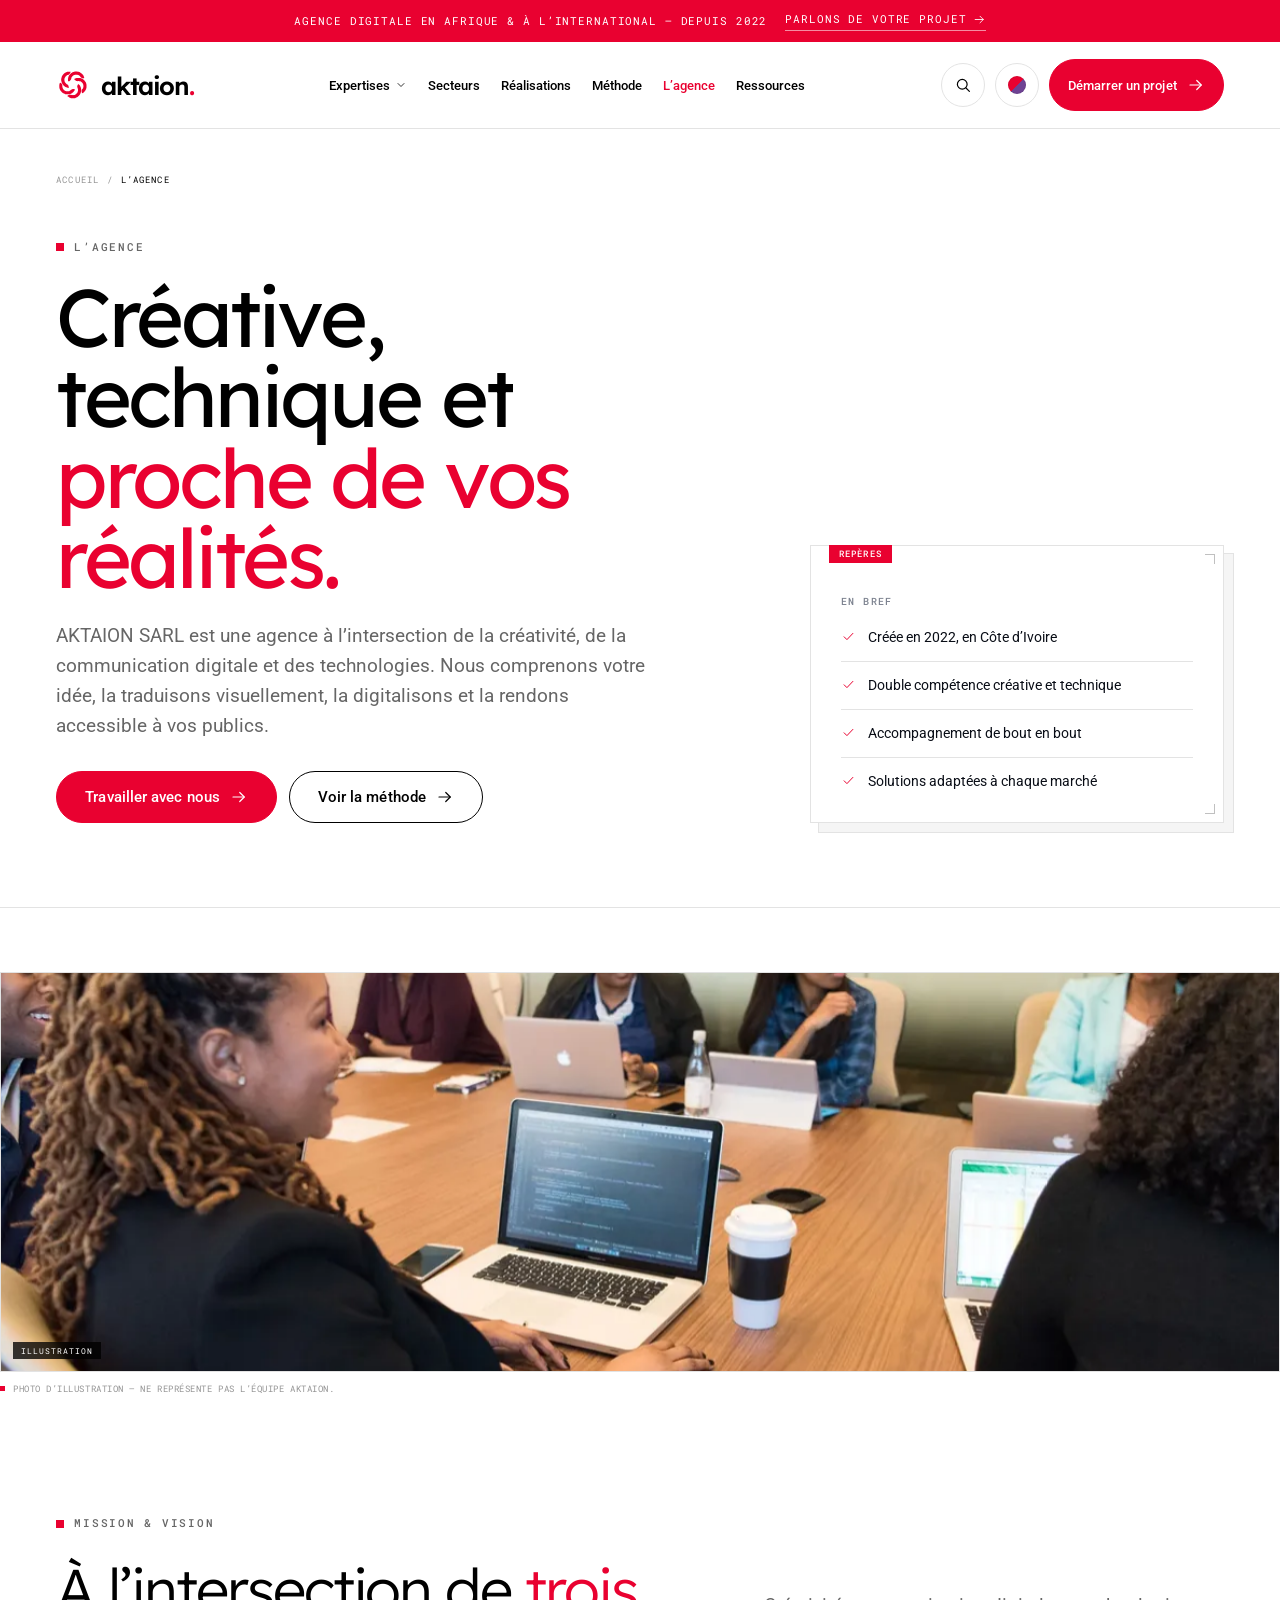
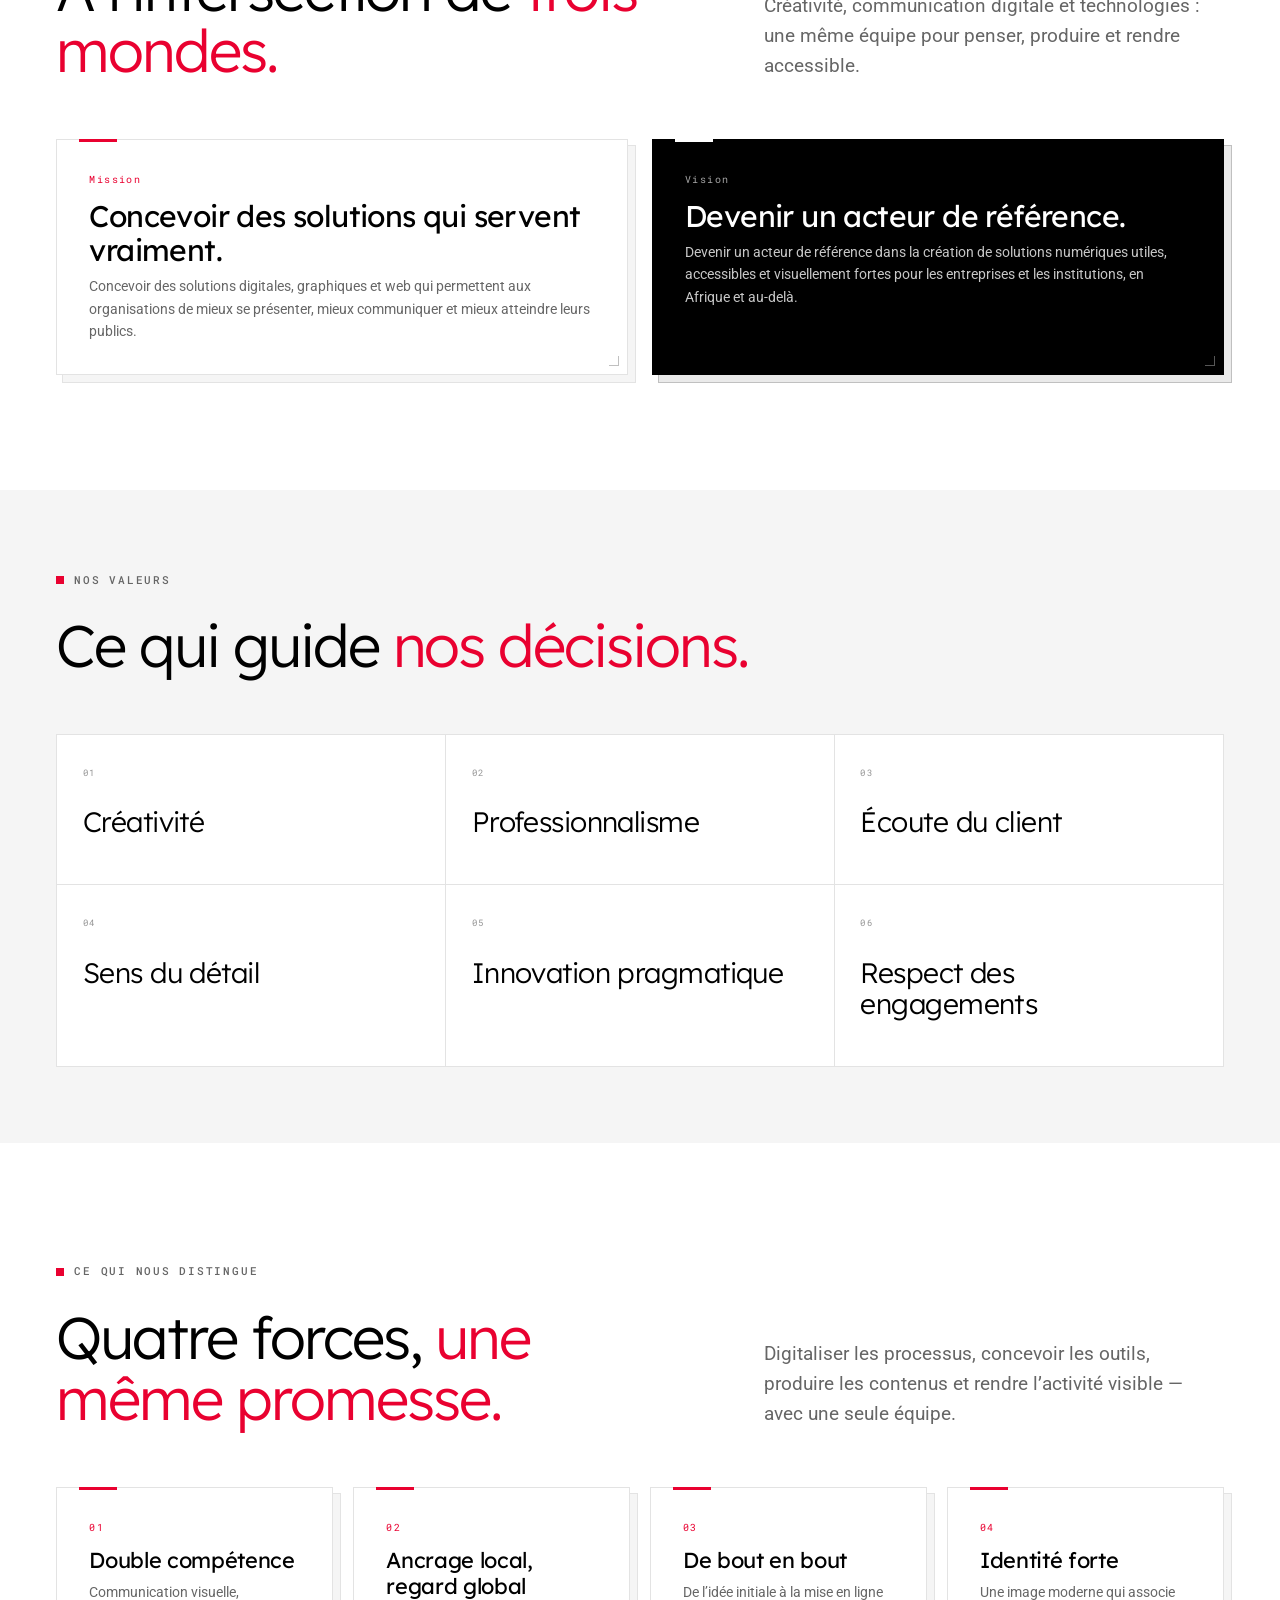
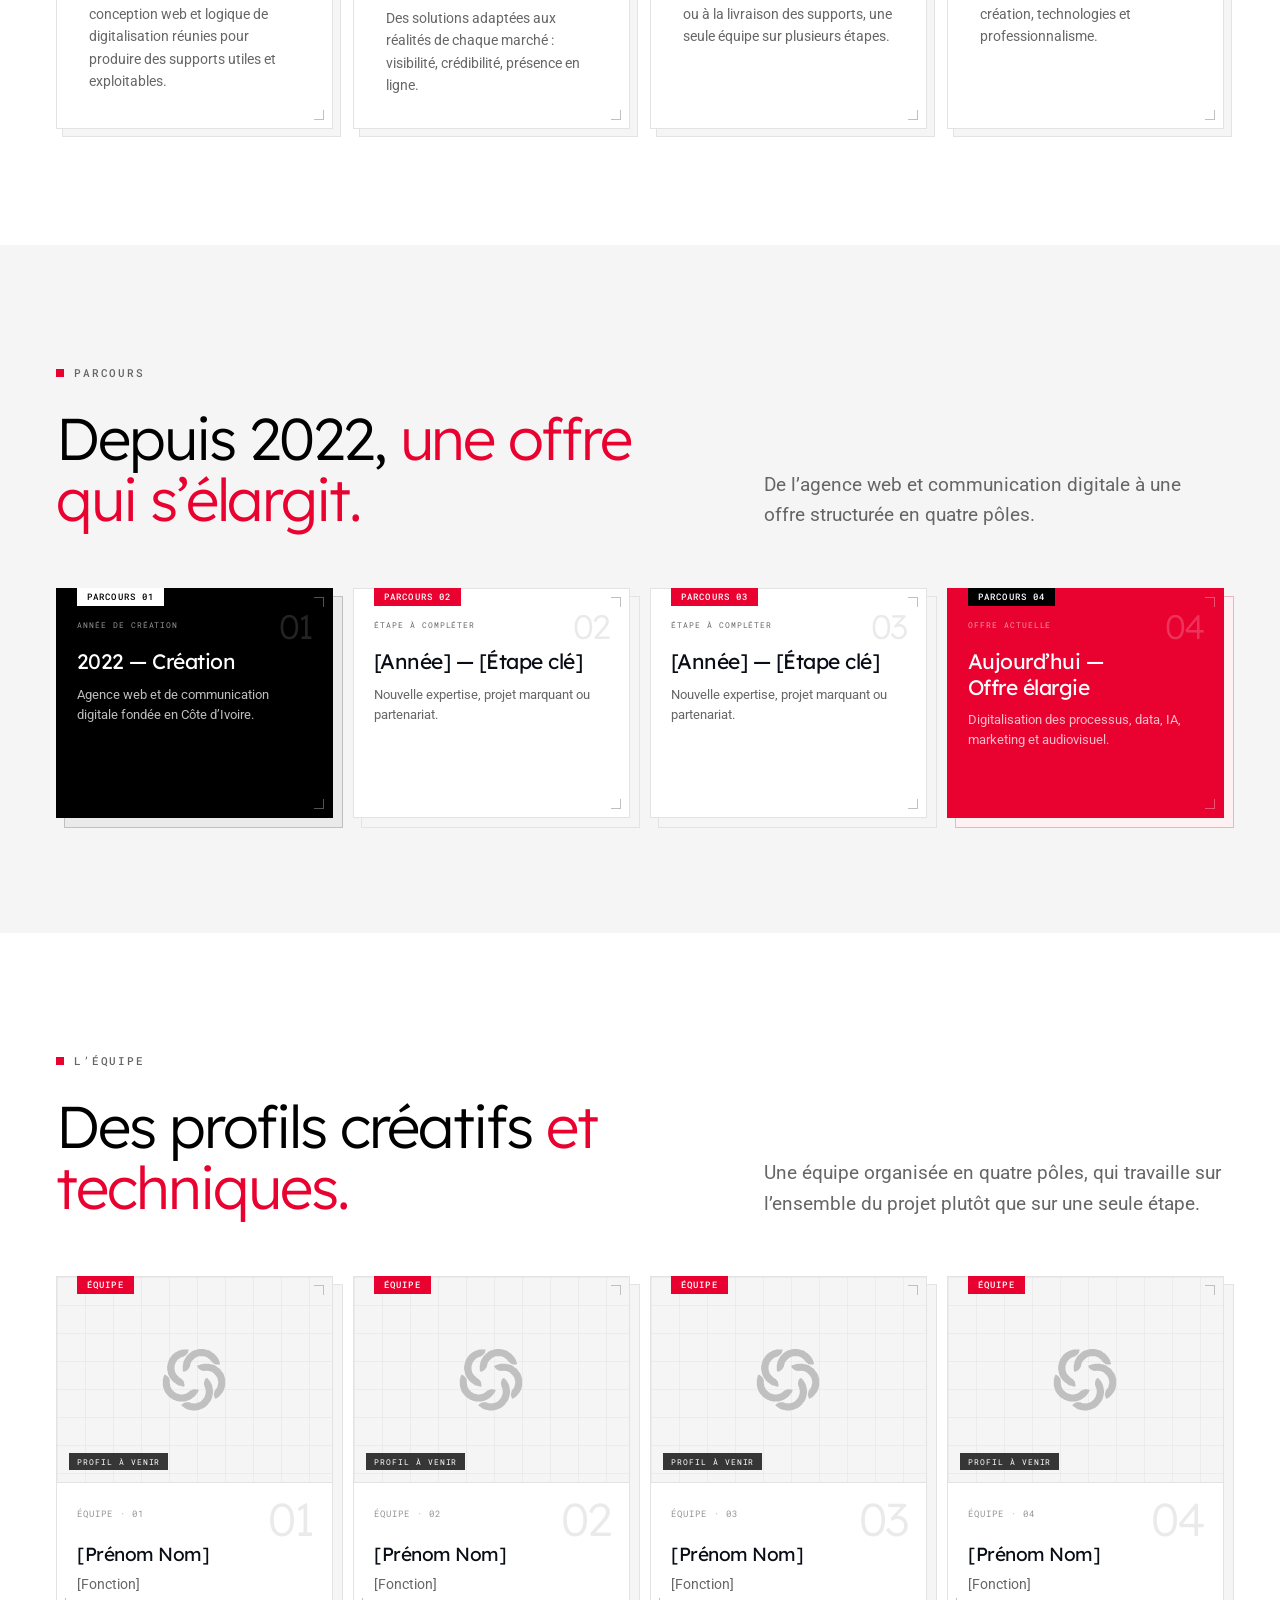
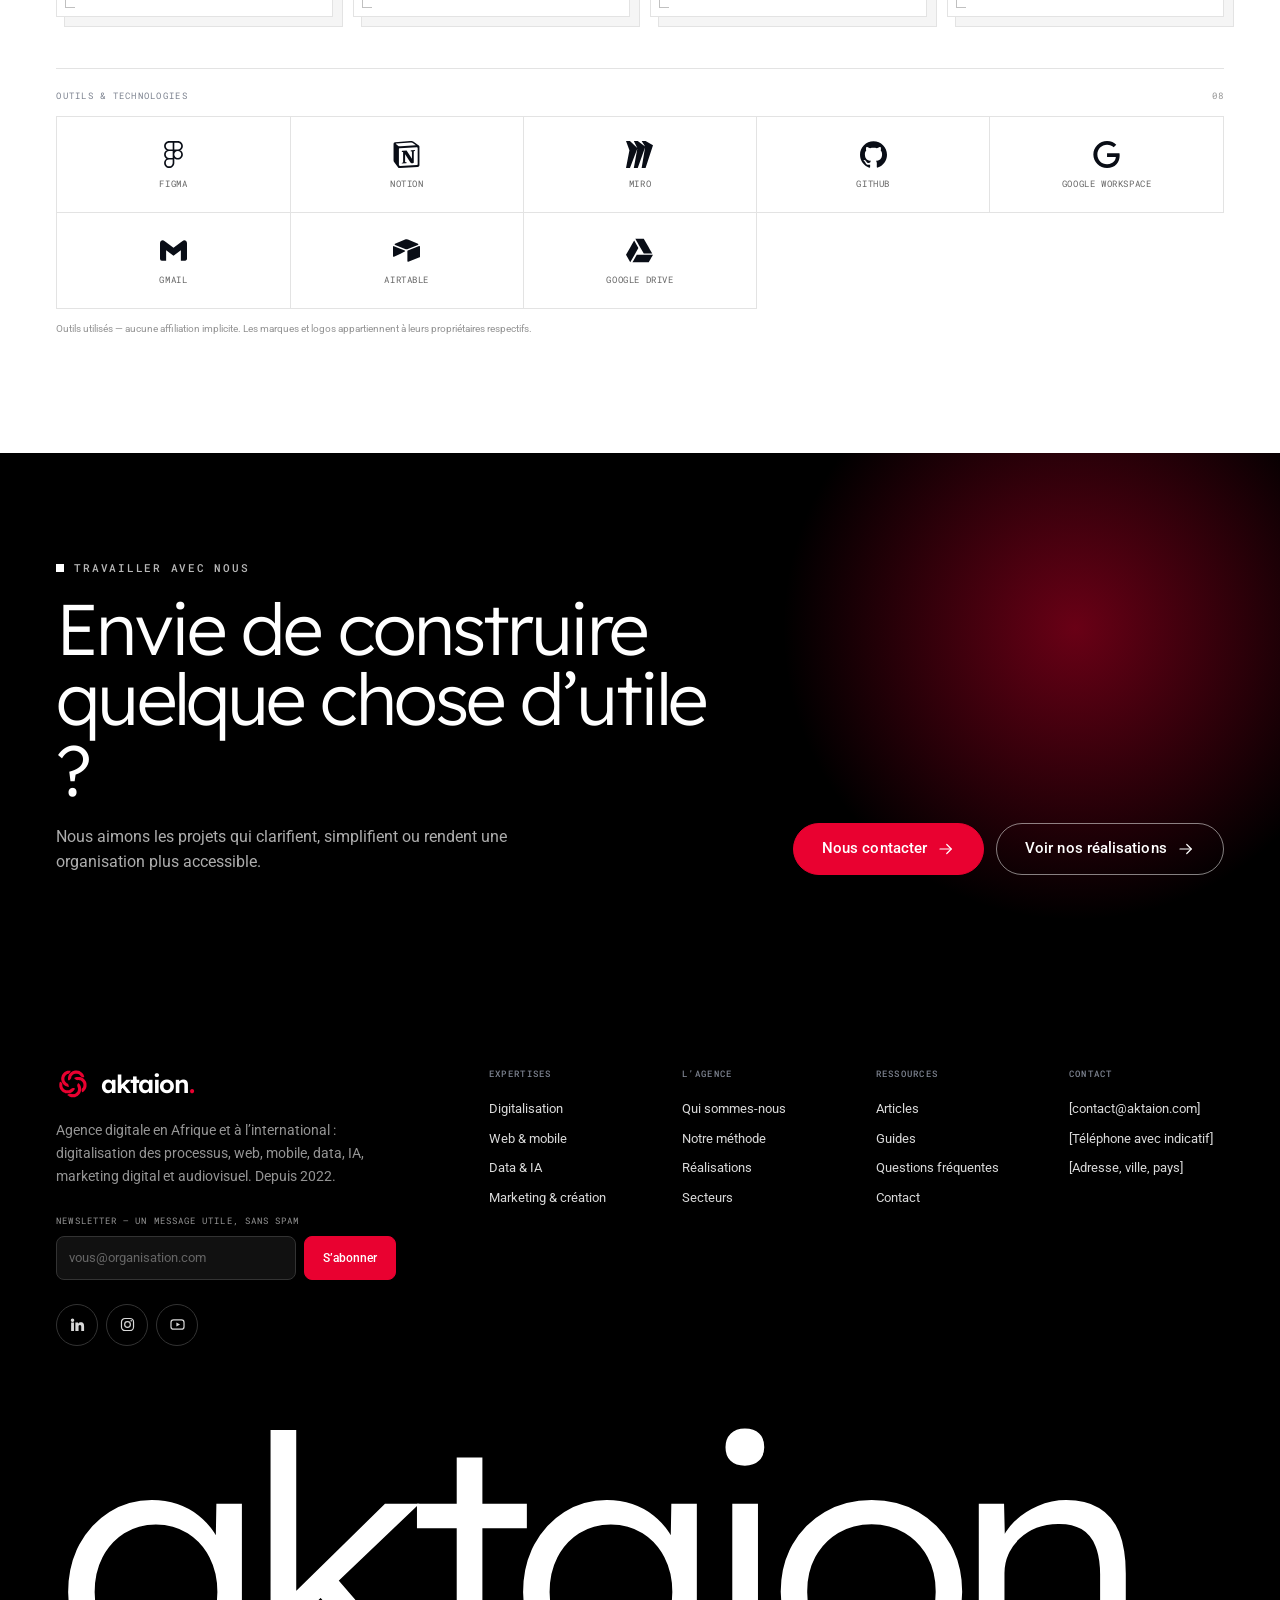
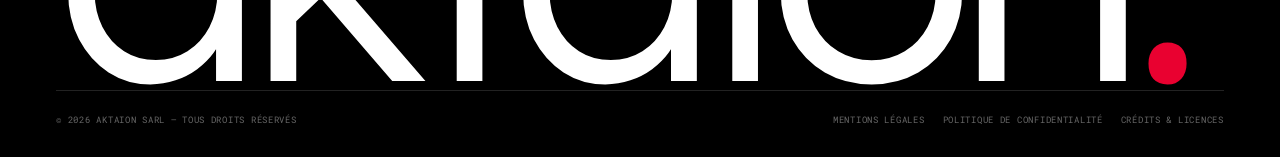
<file: agence.html>
<!doctype html>
<html lang="fr">
<head>
  <meta charset="utf-8">
  <meta name="viewport" content="width=device-width, initial-scale=1">
  <title>L’agence — Aktaion</title>
  <meta name="description" content="AKTAION SARL, agence digitale créée en 2022 en Côte d’Ivoire : mission, vision, valeurs, forces, parcours et équipe.">
  
  <meta name="theme-color" content="#ffffff" data-theme-color>
  <meta property="og:type" content="website">
  <meta property="og:site_name" content="Aktaion">
  <meta property="og:title" content="L’agence — Aktaion">
  <meta property="og:description" content="AKTAION SARL, agence digitale créée en 2022 en Côte d’Ivoire : mission, vision, valeurs, forces, parcours et équipe.">
  <meta property="og:locale" content="fr_FR">
  <meta property="og:image" content="assets/img/og-aktaion.png">
  <meta property="og:image:width" content="1200">
  <meta property="og:image:height" content="630">
  <meta property="og:image:alt" content="Aktaion — agence digitale">
  <meta name="twitter:card" content="summary_large_image">
  <meta name="twitter:title" content="L’agence — Aktaion">
  <meta name="twitter:description" content="AKTAION SARL, agence digitale créée en 2022 en Côte d’Ivoire : mission, vision, valeurs, forces, parcours et équipe.">
  <meta name="twitter:image" content="assets/img/og-aktaion.png">
  <link rel="icon" href="assets/img/favicon.svg" type="image/svg+xml" data-theme-favicon>
  <link rel="apple-touch-icon" href="assets/img/apple-touch-icon.png">
  <link rel="manifest" href="site.webmanifest">
  
  <script>(function(){try{if(localStorage.getItem('aktaion-theme')==='violet'){document.documentElement.setAttribute('data-theme','violet');var f=document.querySelector('[data-theme-favicon]');if(f)f.setAttribute('href','assets/img/favicon-violet.svg');}}catch(e){}})();</script>
  <link rel="preconnect" href="https://fonts.googleapis.com">
  <link rel="preconnect" href="https://fonts.gstatic.com" crossorigin>
  <link href="https://fonts.googleapis.com/css2?family=Lexend+Deca:wght@300;400;500;600&amp;family=Roboto+Mono:wght@400;500&amp;family=Roboto:wght@400;500;700&amp;display=swap" rel="stylesheet">
  <link rel="stylesheet" href="assets/css/site.css">
</head>
<body>
  <div class="scroll-progress" data-scroll-progress aria-hidden="true"></div>
  <a class="skip-link" href="#main">Aller au contenu</a>
  <div class="announce">
    <div class="container">
      <span>Agence digitale en Afrique &amp; à l’international — depuis 2022</span>
      <a href="contact.html">Parlons de votre projet <svg viewBox="0 0 24 24" fill="none" stroke="currentColor" stroke-width="1.6" stroke-linecap="round" stroke-linejoin="round" aria-hidden="true" focusable="false"><path d="M4 12h15"/><path d="m13 6 6 6-6 6"/></svg></a>
    </div>
  </div>
  <header class="site-header" data-header>
    <div class="container">
      <a class="brand" href="index.html" aria-label="Aktaion — accueil"><svg class="brand__mark" viewBox="0 0 512 512" fill="currentColor" aria-hidden="true" focusable="false"><path d="M127.50,95.00 L128.00,94.50 L140.00,94.50 L141.00,95.50 L145.00,95.50 L146.00,96.50 L151.00,97.50 L155.00,99.50 L160.00,103.50 L161.00,103.50 L168.50,111.00 L168.50,112.00 L171.50,115.00 L174.50,121.00 L174.50,123.00 L175.50,124.00 L176.50,129.00 L175.00,130.50 L167.00,130.50 L166.00,129.50 L164.00,129.50 L162.00,127.50 L161.00,127.50 L154.50,121.00 L154.50,120.00 L152.00,117.50 L151.00,117.50 L148.00,114.50 L144.00,112.50 L142.00,112.50 L141.00,111.50 L127.00,111.50 L126.00,112.50 L124.00,112.50 L120.00,114.50 L112.50,121.00 L112.50,122.00 L110.50,124.00 L108.50,128.00 L108.50,130.00 L107.50,131.00 L107.50,134.00 L105.50,138.00 L103.50,140.00 L103.50,141.00 L98.00,145.50 L96.00,146.50 L94.00,146.50 L93.00,147.50 L90.50,144.00 L90.50,131.00 L91.50,130.00 L91.50,126.00 L92.50,125.00 L92.50,123.00 L96.50,115.00 L98.50,113.00 L98.50,112.00 L108.00,102.50 L109.00,102.50 L111.00,100.50 L117.00,97.50 L119.00,97.50 L123.00,95.50 L127.50,95.00 Z M88.50,96.00 L89.00,95.50 L104.00,95.50 L104.50,97.00 L103.50,98.00 L102.50,103.00 L97.00,109.50 L96.00,109.50 L92.00,112.50 L90.00,112.50 L89.00,113.50 L87.00,113.50 L85.00,114.50 L83.00,116.50 L82.00,116.50 L76.50,122.00 L76.50,123.00 L73.50,127.00 L73.50,129.00 L71.50,133.00 L71.50,143.00 L72.50,144.00 L72.50,147.00 L75.50,153.00 L84.00,161.50 L88.00,163.50 L92.50,169.00 L93.50,171.00 L93.50,174.00 L94.50,175.00 L94.50,180.00 L93.00,181.50 L91.00,181.50 L90.00,180.50 L87.00,180.50 L86.00,179.50 L81.00,178.50 L77.00,176.50 L72.00,172.50 L71.00,172.50 L64.50,166.00 L64.50,165.00 L61.50,162.00 L56.50,152.00 L56.50,149.00 L55.50,148.00 L55.50,144.00 L54.50,143.00 L54.50,133.00 L55.50,132.00 L55.50,128.00 L56.50,127.00 L57.50,122.00 L60.50,116.00 L62.50,114.00 L62.50,113.00 L65.50,110.00 L65.50,109.00 L73.00,102.50 L76.00,101.50 L80.00,98.50 L82.00,98.50 L83.00,97.50 L85.00,97.50 L86.00,96.50 L88.50,96.00 Z M137.50,129.00 L138.00,128.50 L152.00,128.50 L153.00,129.50 L157.00,129.50 L158.00,130.50 L160.00,130.50 L161.00,131.50 L163.00,131.50 L167.00,133.50 L173.00,138.50 L174.00,138.50 L178.50,143.00 L178.50,144.00 L183.50,150.00 L186.50,156.00 L186.50,158.00 L187.50,159.00 L187.50,162.00 L188.50,163.00 L188.50,180.00 L187.50,181.00 L187.50,184.00 L186.50,185.00 L186.50,187.00 L182.50,195.00 L179.50,198.00 L179.50,199.00 L172.00,206.50 L171.00,206.50 L167.00,209.50 L166.00,209.50 L163.50,206.00 L163.50,203.00 L162.50,202.00 L162.50,197.00 L163.50,196.00 L163.50,193.00 L165.50,189.00 L169.50,184.00 L170.50,182.00 L170.50,180.00 L171.50,179.00 L171.50,175.00 L172.50,174.00 L172.50,169.00 L171.50,168.00 L171.50,164.00 L170.50,163.00 L170.50,161.00 L167.50,157.00 L167.50,156.00 L160.00,148.50 L156.00,146.50 L154.00,146.50 L153.00,145.50 L149.00,145.50 L148.00,144.50 L143.00,144.50 L142.00,145.50 L140.00,145.50 L139.00,144.50 L135.00,144.50 L129.00,141.50 L125.50,138.00 L123.50,134.00 L128.00,131.50 L130.00,131.50 L131.00,130.50 L137.50,129.00 Z M48.50,154.00 L49.00,153.50 L53.00,155.50 L57.50,160.00 L60.50,166.00 L60.50,175.00 L61.50,176.00 L61.50,180.00 L65.50,188.00 L72.00,194.50 L73.00,194.50 L75.00,196.50 L77.00,197.50 L79.00,197.50 L80.00,198.50 L83.00,198.50 L84.00,199.50 L92.00,199.50 L93.00,198.50 L96.00,198.50 L102.00,195.50 L109.00,189.50 L111.00,189.50 L115.00,187.50 L122.00,187.50 L123.00,188.50 L126.00,188.50 L127.50,190.00 L124.50,196.00 L121.50,199.00 L121.50,200.00 L115.00,206.50 L114.00,206.50 L111.00,209.50 L103.00,213.50 L101.00,213.50 L100.00,214.50 L97.00,214.50 L96.00,215.50 L80.00,215.50 L79.00,214.50 L76.00,214.50 L70.00,211.50 L68.00,211.50 L66.00,209.50 L63.00,208.50 L55.50,202.00 L55.50,201.00 L51.50,197.00 L51.50,196.00 L49.50,194.00 L47.50,190.00 L47.50,188.00 L45.50,184.00 L45.50,181.00 L44.50,180.00 L44.50,164.00 L45.50,163.00 L45.50,160.00 L46.50,159.00 L46.50,157.00 L48.50,154.00 Z M143.50,162.00 L147.00,161.50 L153.50,169.00 L158.50,179.00 L158.50,182.00 L159.50,183.00 L159.50,188.00 L160.50,189.00 L160.50,197.00 L159.50,198.00 L159.50,203.00 L158.50,204.00 L157.50,209.00 L154.50,215.00 L149.50,221.00 L149.50,222.00 L141.00,229.50 L138.00,230.50 L136.00,232.50 L134.00,232.50 L128.00,235.50 L124.00,235.50 L123.00,236.50 L111.00,236.50 L110.00,235.50 L106.00,235.50 L105.00,234.50 L100.00,233.50 L96.00,231.50 L91.00,227.50 L90.00,227.50 L87.50,225.00 L87.50,223.00 L94.00,218.50 L96.00,218.50 L97.00,217.50 L106.00,217.50 L110.00,219.50 L115.00,219.50 L116.00,220.50 L118.00,220.50 L119.00,219.50 L123.00,219.50 L124.00,218.50 L126.00,218.50 L132.00,215.50 L138.50,209.00 L138.50,208.00 L141.50,204.00 L141.50,202.00 L143.50,198.00 L143.50,188.00 L142.50,187.00 L142.50,184.00 L140.50,181.00 L140.50,178.00 L139.50,177.00 L139.50,171.00 L140.50,170.00 L140.50,167.00 L143.50,163.00 L143.50,162.00 Z" transform="translate(-76.800 -216.178) scale(2.84444)" fill="currentColor" fill-rule="evenodd"/></svg><span class="brand__word">aktaion<i>.</i></span></a>
      <nav class="nav" aria-label="Navigation principale"><div class="nav__item nav__item--mega">
        <a class="nav__link" href="expertises.html">Expertises <svg viewBox="0 0 24 24" fill="none" stroke="currentColor" stroke-width="1.6" stroke-linecap="round" stroke-linejoin="round" aria-hidden="true" focusable="false"><path d="m6 9 6 6 6-6"/></svg></a>
        <div class="mega">
    <div class="mega__head">
      <span class="mono">Quatre pôles d’expertise</span>
      <a href="expertises.html">Voir tous les pôles <svg viewBox="0 0 24 24" fill="none" stroke="currentColor" stroke-width="1.6" stroke-linecap="round" stroke-linejoin="round" aria-hidden="true" focusable="false"><path d="M7 17 17 7"/><path d="M8 7h9v9"/></svg></a>
    </div>
    <div class="mega__grid">
      <a class="mega__link" href="digitalisation.html">
        <span>01</span>
        <strong>Digitalisation des processus</strong>
        <span>Numériser les procédures pour gagner en fiabilité, en traçabilité et en rapidité.</span>
      </a><a class="mega__link" href="web-mobile.html">
        <span>02</span>
        <strong>Web, mobile & e-commerce</strong>
        <span>Sites vitrines, boutiques en ligne et applications mobiles pensés pour convertir.</span>
      </a><a class="mega__link" href="expertises.html#data-ia">
        <span>03</span>
        <strong>Data & intelligence artificielle</strong>
        <span>Données structurées, tableaux de bord et IA appliquée aux métiers.</span>
      </a><a class="mega__link" href="marketing.html">
        <span>04</span>
        <strong>Marketing, création & audiovisuel</strong>
        <span>Stratégie, contenus, vidéo et identité visuelle pour rendre votre organisation visible.</span>
      </a>
    </div>
    <div class="mega__foot">
      <p>Une seule équipe, de l’idée à la mise en ligne.</p>
      <a class="btn btn--black btn--sm" href="contact.html">Parler de votre projet <svg viewBox="0 0 24 24" fill="none" stroke="currentColor" stroke-width="1.6" stroke-linecap="round" stroke-linejoin="round" aria-hidden="true" focusable="false"><path d="M4 12h15"/><path d="m13 6 6 6-6 6"/></svg></a>
    </div>
  </div>
      </div><div class="nav__item"><a class="nav__link" href="secteurs.html">Secteurs</a></div><div class="nav__item"><a class="nav__link" href="realisations.html">Réalisations</a></div><div class="nav__item"><a class="nav__link" href="methode.html">Méthode</a></div><div class="nav__item"><a class="nav__link" href="agence.html" aria-current="page">L’agence</a></div><div class="nav__item"><a class="nav__link" href="ressources.html">Ressources</a></div></nav>
      <div class="header__actions">
        <button class="icon-btn" type="button" data-search-open aria-label="Ouvrir la recherche"><svg viewBox="0 0 24 24" fill="none" stroke="currentColor" stroke-width="1.6" stroke-linecap="round" stroke-linejoin="round" aria-hidden="true" focusable="false"><circle cx="11" cy="11" r="6.5"/><path d="m16 16 4.5 4.5"/></svg></button>
        <button class="icon-btn theme-toggle" type="button" data-theme-toggle aria-pressed="false" aria-label="Passer à la version violette" title="Passer à la version violette"><span class="theme-toggle__swatch" aria-hidden="true"></span></button>
        <a class="btn btn--red header__cta" href="contact.html">Démarrer un projet <svg viewBox="0 0 24 24" fill="none" stroke="currentColor" stroke-width="1.6" stroke-linecap="round" stroke-linejoin="round" aria-hidden="true" focusable="false"><path d="M4 12h15"/><path d="m13 6 6 6-6 6"/></svg></a>
        <button class="nav-toggle" type="button" data-menu-toggle aria-controls="mobile-menu" aria-expanded="false" aria-label="Ouvrir le menu">
          <span></span><span></span>
        </button>
      </div>
    </div>
  </header>
  <div class="search-overlay" id="search-overlay" hidden>
    <div class="search-overlay__panel" role="dialog" aria-modal="true" aria-label="Rechercher sur le site">
      <div class="search-overlay__head">
        <span class="mono">Recherche</span>
        <button class="icon-btn" type="button" data-search-close aria-label="Fermer la recherche"><svg viewBox="0 0 24 24" fill="none" stroke="currentColor" stroke-width="1.6" stroke-linecap="round" stroke-linejoin="round" aria-hidden="true" focusable="false"><path d="m6 6 12 12"/><path d="M18 6 6 18"/></svg></button>
      </div>
      <label class="visually-hidden" for="site-search">Rechercher sur le site</label>
      <input type="search" id="site-search" placeholder="Rechercher une expertise, une page…" autocomplete="off">
      <ul class="search-results" data-search-results>
        <li><a href="index.html">Accueil<span>Page</span></a></li><li><a href="expertises.html">Expertises<span>Page</span></a></li><li><a href="digitalisation.html">Digitalisation des processus<span>Pôle 01</span></a></li><li><a href="web-mobile.html">Web, mobile & e-commerce<span>Pôle 02</span></a></li><li><a href="expertises.html#data-ia">Data & intelligence artificielle<span>Pôle 03</span></a></li><li><a href="marketing.html">Marketing, création & audiovisuel<span>Pôle 04</span></a></li><li><a href="secteurs.html">Secteurs public & privé<span>Page</span></a></li><li><a href="realisations.html">Réalisations<span>Page</span></a></li><li><a href="methode.html">Méthode en cinq phases<span>Page</span></a></li><li><a href="agence.html">L’agence<span>Page</span></a></li><li><a href="ressources.html">Ressources & articles<span>Page</span></a></li><li><a href="index.html#faq">FAQ<span>Accueil</span></a></li><li><a href="contact.html">Contact & devis<span>Page</span></a></li>
      </ul>
    </div>
  </div>
  <div class="mobile-menu" id="mobile-menu" hidden>
    <div class="container">
      <div class="mobile-menu__inner">
        <div class="mobile-menu__top">
          <a class="brand" href="index.html" aria-label="Aktaion — accueil"><svg class="brand__mark" viewBox="0 0 512 512" fill="currentColor" aria-hidden="true" focusable="false"><path d="M127.50,95.00 L128.00,94.50 L140.00,94.50 L141.00,95.50 L145.00,95.50 L146.00,96.50 L151.00,97.50 L155.00,99.50 L160.00,103.50 L161.00,103.50 L168.50,111.00 L168.50,112.00 L171.50,115.00 L174.50,121.00 L174.50,123.00 L175.50,124.00 L176.50,129.00 L175.00,130.50 L167.00,130.50 L166.00,129.50 L164.00,129.50 L162.00,127.50 L161.00,127.50 L154.50,121.00 L154.50,120.00 L152.00,117.50 L151.00,117.50 L148.00,114.50 L144.00,112.50 L142.00,112.50 L141.00,111.50 L127.00,111.50 L126.00,112.50 L124.00,112.50 L120.00,114.50 L112.50,121.00 L112.50,122.00 L110.50,124.00 L108.50,128.00 L108.50,130.00 L107.50,131.00 L107.50,134.00 L105.50,138.00 L103.50,140.00 L103.50,141.00 L98.00,145.50 L96.00,146.50 L94.00,146.50 L93.00,147.50 L90.50,144.00 L90.50,131.00 L91.50,130.00 L91.50,126.00 L92.50,125.00 L92.50,123.00 L96.50,115.00 L98.50,113.00 L98.50,112.00 L108.00,102.50 L109.00,102.50 L111.00,100.50 L117.00,97.50 L119.00,97.50 L123.00,95.50 L127.50,95.00 Z M88.50,96.00 L89.00,95.50 L104.00,95.50 L104.50,97.00 L103.50,98.00 L102.50,103.00 L97.00,109.50 L96.00,109.50 L92.00,112.50 L90.00,112.50 L89.00,113.50 L87.00,113.50 L85.00,114.50 L83.00,116.50 L82.00,116.50 L76.50,122.00 L76.50,123.00 L73.50,127.00 L73.50,129.00 L71.50,133.00 L71.50,143.00 L72.50,144.00 L72.50,147.00 L75.50,153.00 L84.00,161.50 L88.00,163.50 L92.50,169.00 L93.50,171.00 L93.50,174.00 L94.50,175.00 L94.50,180.00 L93.00,181.50 L91.00,181.50 L90.00,180.50 L87.00,180.50 L86.00,179.50 L81.00,178.50 L77.00,176.50 L72.00,172.50 L71.00,172.50 L64.50,166.00 L64.50,165.00 L61.50,162.00 L56.50,152.00 L56.50,149.00 L55.50,148.00 L55.50,144.00 L54.50,143.00 L54.50,133.00 L55.50,132.00 L55.50,128.00 L56.50,127.00 L57.50,122.00 L60.50,116.00 L62.50,114.00 L62.50,113.00 L65.50,110.00 L65.50,109.00 L73.00,102.50 L76.00,101.50 L80.00,98.50 L82.00,98.50 L83.00,97.50 L85.00,97.50 L86.00,96.50 L88.50,96.00 Z M137.50,129.00 L138.00,128.50 L152.00,128.50 L153.00,129.50 L157.00,129.50 L158.00,130.50 L160.00,130.50 L161.00,131.50 L163.00,131.50 L167.00,133.50 L173.00,138.50 L174.00,138.50 L178.50,143.00 L178.50,144.00 L183.50,150.00 L186.50,156.00 L186.50,158.00 L187.50,159.00 L187.50,162.00 L188.50,163.00 L188.50,180.00 L187.50,181.00 L187.50,184.00 L186.50,185.00 L186.50,187.00 L182.50,195.00 L179.50,198.00 L179.50,199.00 L172.00,206.50 L171.00,206.50 L167.00,209.50 L166.00,209.50 L163.50,206.00 L163.50,203.00 L162.50,202.00 L162.50,197.00 L163.50,196.00 L163.50,193.00 L165.50,189.00 L169.50,184.00 L170.50,182.00 L170.50,180.00 L171.50,179.00 L171.50,175.00 L172.50,174.00 L172.50,169.00 L171.50,168.00 L171.50,164.00 L170.50,163.00 L170.50,161.00 L167.50,157.00 L167.50,156.00 L160.00,148.50 L156.00,146.50 L154.00,146.50 L153.00,145.50 L149.00,145.50 L148.00,144.50 L143.00,144.50 L142.00,145.50 L140.00,145.50 L139.00,144.50 L135.00,144.50 L129.00,141.50 L125.50,138.00 L123.50,134.00 L128.00,131.50 L130.00,131.50 L131.00,130.50 L137.50,129.00 Z M48.50,154.00 L49.00,153.50 L53.00,155.50 L57.50,160.00 L60.50,166.00 L60.50,175.00 L61.50,176.00 L61.50,180.00 L65.50,188.00 L72.00,194.50 L73.00,194.50 L75.00,196.50 L77.00,197.50 L79.00,197.50 L80.00,198.50 L83.00,198.50 L84.00,199.50 L92.00,199.50 L93.00,198.50 L96.00,198.50 L102.00,195.50 L109.00,189.50 L111.00,189.50 L115.00,187.50 L122.00,187.50 L123.00,188.50 L126.00,188.50 L127.50,190.00 L124.50,196.00 L121.50,199.00 L121.50,200.00 L115.00,206.50 L114.00,206.50 L111.00,209.50 L103.00,213.50 L101.00,213.50 L100.00,214.50 L97.00,214.50 L96.00,215.50 L80.00,215.50 L79.00,214.50 L76.00,214.50 L70.00,211.50 L68.00,211.50 L66.00,209.50 L63.00,208.50 L55.50,202.00 L55.50,201.00 L51.50,197.00 L51.50,196.00 L49.50,194.00 L47.50,190.00 L47.50,188.00 L45.50,184.00 L45.50,181.00 L44.50,180.00 L44.50,164.00 L45.50,163.00 L45.50,160.00 L46.50,159.00 L46.50,157.00 L48.50,154.00 Z M143.50,162.00 L147.00,161.50 L153.50,169.00 L158.50,179.00 L158.50,182.00 L159.50,183.00 L159.50,188.00 L160.50,189.00 L160.50,197.00 L159.50,198.00 L159.50,203.00 L158.50,204.00 L157.50,209.00 L154.50,215.00 L149.50,221.00 L149.50,222.00 L141.00,229.50 L138.00,230.50 L136.00,232.50 L134.00,232.50 L128.00,235.50 L124.00,235.50 L123.00,236.50 L111.00,236.50 L110.00,235.50 L106.00,235.50 L105.00,234.50 L100.00,233.50 L96.00,231.50 L91.00,227.50 L90.00,227.50 L87.50,225.00 L87.50,223.00 L94.00,218.50 L96.00,218.50 L97.00,217.50 L106.00,217.50 L110.00,219.50 L115.00,219.50 L116.00,220.50 L118.00,220.50 L119.00,219.50 L123.00,219.50 L124.00,218.50 L126.00,218.50 L132.00,215.50 L138.50,209.00 L138.50,208.00 L141.50,204.00 L141.50,202.00 L143.50,198.00 L143.50,188.00 L142.50,187.00 L142.50,184.00 L140.50,181.00 L140.50,178.00 L139.50,177.00 L139.50,171.00 L140.50,170.00 L140.50,167.00 L143.50,163.00 L143.50,162.00 Z" transform="translate(-76.800 -216.178) scale(2.84444)" fill="currentColor" fill-rule="evenodd"/></svg><span class="brand__word">aktaion<i>.</i></span></a>
          <button class="mobile-menu__close" type="button" data-menu-close aria-label="Fermer le menu"><svg viewBox="0 0 24 24" fill="none" stroke="currentColor" stroke-width="1.6" stroke-linecap="round" stroke-linejoin="round" aria-hidden="true" focusable="false"><path d="m6 6 12 12"/><path d="M18 6 6 18"/></svg></button>
        </div>
        <details>
          <summary>Expertises <svg viewBox="0 0 24 24" fill="none" stroke="currentColor" stroke-width="1.6" stroke-linecap="round" stroke-linejoin="round" aria-hidden="true" focusable="false"><path d="m6 9 6 6 6-6"/></svg></summary>
          <div class="mobile-sub">
            <a href="digitalisation.html">01 — Digitalisation des processus</a><a href="web-mobile.html">02 — Web, mobile & e-commerce</a><a href="expertises.html#data-ia">03 — Data & intelligence artificielle</a><a href="marketing.html">04 — Marketing, création & audiovisuel</a>
            <a href="expertises.html">Tous les pôles</a>
          </div>
        </details>
        <a class="mobile-link" href="secteurs.html">Secteurs <svg viewBox="0 0 24 24" fill="none" stroke="currentColor" stroke-width="1.6" stroke-linecap="round" stroke-linejoin="round" aria-hidden="true" focusable="false"><path d="M7 17 17 7"/><path d="M8 7h9v9"/></svg></a><a class="mobile-link" href="realisations.html">Réalisations <svg viewBox="0 0 24 24" fill="none" stroke="currentColor" stroke-width="1.6" stroke-linecap="round" stroke-linejoin="round" aria-hidden="true" focusable="false"><path d="M7 17 17 7"/><path d="M8 7h9v9"/></svg></a><a class="mobile-link" href="methode.html">Méthode <svg viewBox="0 0 24 24" fill="none" stroke="currentColor" stroke-width="1.6" stroke-linecap="round" stroke-linejoin="round" aria-hidden="true" focusable="false"><path d="M7 17 17 7"/><path d="M8 7h9v9"/></svg></a><a class="mobile-link" href="agence.html" aria-current="page">L’agence <svg viewBox="0 0 24 24" fill="none" stroke="currentColor" stroke-width="1.6" stroke-linecap="round" stroke-linejoin="round" aria-hidden="true" focusable="false"><path d="M7 17 17 7"/><path d="M8 7h9v9"/></svg></a><a class="mobile-link" href="ressources.html">Ressources <svg viewBox="0 0 24 24" fill="none" stroke="currentColor" stroke-width="1.6" stroke-linecap="round" stroke-linejoin="round" aria-hidden="true" focusable="false"><path d="M7 17 17 7"/><path d="M8 7h9v9"/></svg></a>
        <a class="btn btn--red" href="contact.html">Démarrer un projet <svg viewBox="0 0 24 24" fill="none" stroke="currentColor" stroke-width="1.6" stroke-linecap="round" stroke-linejoin="round" aria-hidden="true" focusable="false"><path d="M4 12h15"/><path d="m13 6 6 6-6 6"/></svg></a>
      </div>
    </div>
  </div>
  <main id="main">

<section class="page-hero">
    <div class="container">
      <nav class="breadcrumb" aria-label="Fil d’Ariane">
        <a href="index.html">Accueil</a><span aria-hidden="true">/</span><span aria-current="page">L’agence</span>
      </nav>
      <div class="page-hero__grid">
        <div>
          <span class="eyebrow">L’agence</span>
          <h1 class="h1 page-hero__title"><span class="kinetic" data-kinetic>Créative, technique et <em>proche de vos réalités.</em></span></h1>
          <p class="lead page-hero__lead">AKTAION SARL est une agence à l’intersection de la créativité, de la communication digitale et des technologies. Nous comprenons votre idée, la traduisons visuellement, la digitalisons et la rendons accessible à vos publics.</p>
          <div class="hero__actions"><a class="btn btn--red" href="contact.html" data-magnetic>Travailler avec nous<svg viewBox="0 0 24 24" fill="none" stroke="currentColor" stroke-width="1.6" stroke-linecap="round" stroke-linejoin="round" aria-hidden="true" focusable="false"><path d="M4 12h15"/><path d="m13 6 6 6-6 6"/></svg></a><a class="btn btn--outline" href="methode.html" data-magnetic>Voir la méthode<svg viewBox="0 0 24 24" fill="none" stroke="currentColor" stroke-width="1.6" stroke-linecap="round" stroke-linejoin="round" aria-hidden="true" focusable="false"><path d="M4 12h15"/><path d="m13 6 6 6-6 6"/></svg></a></div>
        </div>
        <div class="points-card file-card file-card--points reveal" data-tilt>
    <span class="file-card__tab" aria-hidden="true">Repères</span>
    <h2>En bref</h2>
    <ul><li><svg viewBox="0 0 24 24" fill="none" stroke="currentColor" stroke-width="1.6" stroke-linecap="round" stroke-linejoin="round" aria-hidden="true" focusable="false"><path d="m5 12.5 4.5 4.5L19 7"/></svg><span>Créée en 2022, en Côte d’Ivoire</span></li><li><svg viewBox="0 0 24 24" fill="none" stroke="currentColor" stroke-width="1.6" stroke-linecap="round" stroke-linejoin="round" aria-hidden="true" focusable="false"><path d="m5 12.5 4.5 4.5L19 7"/></svg><span>Double compétence créative et technique</span></li><li><svg viewBox="0 0 24 24" fill="none" stroke="currentColor" stroke-width="1.6" stroke-linecap="round" stroke-linejoin="round" aria-hidden="true" focusable="false"><path d="m5 12.5 4.5 4.5L19 7"/></svg><span>Accompagnement de bout en bout</span></li><li><svg viewBox="0 0 24 24" fill="none" stroke="currentColor" stroke-width="1.6" stroke-linecap="round" stroke-linejoin="round" aria-hidden="true" focusable="false"><path d="m5 12.5 4.5 4.5L19 7"/></svg><span>Solutions adaptées à chaque marché</span></li></ul>
    <span class="file-card__crop file-card__crop--br" aria-hidden="true"></span>
  </div>
      </div>
    </div>
  </section>

<div class="media-band" data-parallax="0.06">
    <figure class="media media-band__figure">
    <div class="media__frame" style="aspect-ratio:16 / 5">
      <img src="assets/img/photos/equipe-large-1280.webp" srcset="assets/img/photos/equipe-large-640.webp 640w, assets/img/photos/equipe-large-1280.webp 1280w" sizes="100vw" width="1280" height="400" alt="Personnes travaillant dans un espace ouvert." loading="lazy" decoding="async" draggable="false" style="object-position:50% 50%">
      <span class="media__stamp" aria-hidden="true">Illustration</span>
    </div>
    <figcaption class="media__caption">Photo d’illustration — ne représente pas l’équipe Aktaion.</figcaption>
  </figure>
  </div>

<section class="section" id="mission">
  <div class="container">
    <div class="section-head reveal">
    <div>
      <span class="eyebrow">Mission &amp; vision</span>
      <h2 class="h2 mt-24">À l’intersection de <em>trois mondes.</em></h2>
    </div>
    <div class="section-head__lead">
      <p class="lead">Créativité, communication digitale et technologies : une même équipe pour penser, produire et rendre accessible.</p>
      
    </div>
  </div>
    <div class="card-grid-2">
      <article class="panel reveal">
        <span class="panel__num">Mission</span>
        <h3 class="h3">Concevoir des solutions qui servent vraiment.</h3>
        <p>Concevoir des solutions digitales, graphiques et web qui permettent aux organisations de mieux se présenter, mieux communiquer et mieux atteindre leurs publics.</p>
      </article>
      <article class="panel panel--black reveal">
        <span class="panel__num">Vision</span>
        <h3 class="h3">Devenir un acteur de référence.</h3>
        <p>Devenir un acteur de référence dans la création de solutions numériques utiles, accessibles et visuellement fortes pour les entreprises et les institutions, en Afrique et au-delà.</p>
      </article>
    </div>
  </div>
</section>

<section class="section section--tight section--grey">
  <div class="container">
    <div class="section-head section-head--simple reveal">
      <div>
        <span class="eyebrow">Nos valeurs</span>
        <h2 class="h2 mt-24">Ce qui guide <em>nos décisions.</em></h2>
      </div>
    </div>
    <div class="value-grid">
      <div class="value-item"><span class="mono">01</span><h3>Créativité</h3></div>
      <div class="value-item"><span class="mono">02</span><h3>Professionnalisme</h3></div>
      <div class="value-item"><span class="mono">03</span><h3>Écoute du client</h3></div>
      <div class="value-item"><span class="mono">04</span><h3>Sens du détail</h3></div>
      <div class="value-item"><span class="mono">05</span><h3>Innovation pragmatique</h3></div>
      <div class="value-item"><span class="mono">06</span><h3>Respect des engagements</h3></div>
    </div>
  </div>
</section>

<section class="section" id="forces">
  <div class="container">
    <div class="section-head reveal">
    <div>
      <span class="eyebrow">Ce qui nous distingue</span>
      <h2 class="h2 mt-24">Quatre forces, <em>une même promesse.</em></h2>
    </div>
    <div class="section-head__lead">
      <p class="lead">Digitaliser les processus, concevoir les outils, produire les contenus et rendre l’activité visible — avec une seule équipe.</p>
      
    </div>
  </div>
    <div class="card-grid-4" data-stagger>
      <article class="panel reveal">
    <span class="panel__num">01</span>
    <h3 class="h4">Double compétence</h3>
    <p>Communication visuelle, conception web et logique de digitalisation réunies pour produire des supports utiles et exploitables.</p>
    
    
  </article>
      <article class="panel reveal">
    <span class="panel__num">02</span>
    <h3 class="h4">Ancrage local, regard global</h3>
    <p>Des solutions adaptées aux réalités de chaque marché : visibilité, crédibilité, présence en ligne.</p>
    
    
  </article>
      <article class="panel reveal">
    <span class="panel__num">03</span>
    <h3 class="h4">De bout en bout</h3>
    <p>De l’idée initiale à la mise en ligne ou à la livraison des supports, une seule équipe sur plusieurs étapes.</p>
    
    
  </article>
      <article class="panel reveal">
    <span class="panel__num">04</span>
    <h3 class="h4">Identité forte</h3>
    <p>Une image moderne qui associe création, technologies et professionnalisme.</p>
    
    
  </article>
    </div>
  </div>
</section>

<section class="section section--grey" id="parcours">
  <div class="container">
    <div class="section-head reveal">
    <div>
      <span class="eyebrow">Parcours</span>
      <h2 class="h2 mt-24">Depuis 2022, <em>une offre qui s’élargit.</em></h2>
    </div>
    <div class="section-head__lead">
      <p class="lead">De l’agence web et communication digitale à une offre structurée en quatre pôles.</p>
      
    </div>
  </div>
    <div class="timeline-grid" data-stagger>
      <div class="timeline-card timeline-card--black file-card file-card--dark file-card--timeline reveal" data-tilt>
        <span class="file-card__tab" aria-hidden="true">Parcours 01</span>
        <span class="file-card__crop file-card__crop--br" aria-hidden="true"></span>
        <div class="file-card__body">
          <div class="file-card__top"><p class="file-card__meta">Année de création</p><span class="file-card__index" aria-hidden="true">01</span></div>
          <h3 class="file-card__title">2022 — Création</h3>
          <p class="file-card__text">Agence web et de communication digitale fondée en Côte d’Ivoire.</p>
        </div>
      </div>
      <div class="timeline-card file-card file-card--timeline reveal" data-tilt>
        <span class="file-card__tab" aria-hidden="true">Parcours 02</span>
        <span class="file-card__crop file-card__crop--br" aria-hidden="true"></span>
        <div class="file-card__body">
          <div class="file-card__top"><p class="file-card__meta">Étape à compléter</p><span class="file-card__index" aria-hidden="true">02</span></div>
          <h3 class="file-card__title">[Année] — [Étape clé]</h3>
          <p class="file-card__text">Nouvelle expertise, projet marquant ou partenariat.</p>
        </div>
      </div>
      <div class="timeline-card file-card file-card--timeline reveal" data-tilt>
        <span class="file-card__tab" aria-hidden="true">Parcours 03</span>
        <span class="file-card__crop file-card__crop--br" aria-hidden="true"></span>
        <div class="file-card__body">
          <div class="file-card__top"><p class="file-card__meta">Étape à compléter</p><span class="file-card__index" aria-hidden="true">03</span></div>
          <h3 class="file-card__title">[Année] — [Étape clé]</h3>
          <p class="file-card__text">Nouvelle expertise, projet marquant ou partenariat.</p>
        </div>
      </div>
      <div class="timeline-card timeline-card--red file-card file-card--red file-card--timeline reveal" data-tilt>
        <span class="file-card__tab" aria-hidden="true">Parcours 04</span>
        <span class="file-card__crop file-card__crop--br" aria-hidden="true"></span>
        <div class="file-card__body">
          <div class="file-card__top"><p class="file-card__meta">Offre actuelle</p><span class="file-card__index" aria-hidden="true">04</span></div>
          <h3 class="file-card__title">Aujourd’hui — Offre élargie</h3>
          <p class="file-card__text">Digitalisation des processus, data, IA, marketing et audiovisuel.</p>
        </div>
      </div>
    </div>
  </div>
</section>

<section class="section" id="equipe">
  <div class="container">
    <div class="section-head reveal">
    <div>
      <span class="eyebrow">L’équipe</span>
      <h2 class="h2 mt-24">Des profils créatifs <em>et techniques.</em></h2>
    </div>
    <div class="section-head__lead">
      <p class="lead">Une équipe organisée en quatre pôles, qui travaille sur l’ensemble du projet plutôt que sur une seule étape.</p>
      
    </div>
  </div>
    <div class="team-grid" data-stagger>
      <article class="file-card file-card--team reveal" data-tilt>
    <span class="file-card__tab" aria-hidden="true">Équipe</span>
    <span class="file-card__crop" aria-hidden="true"></span>
    <div class="file-card__media">
      <svg class="team-card__mark" viewBox="0 0 512 512" fill="currentColor" aria-hidden="true" focusable="false"><path d="M127.50,95.00 L128.00,94.50 L140.00,94.50 L141.00,95.50 L145.00,95.50 L146.00,96.50 L151.00,97.50 L155.00,99.50 L160.00,103.50 L161.00,103.50 L168.50,111.00 L168.50,112.00 L171.50,115.00 L174.50,121.00 L174.50,123.00 L175.50,124.00 L176.50,129.00 L175.00,130.50 L167.00,130.50 L166.00,129.50 L164.00,129.50 L162.00,127.50 L161.00,127.50 L154.50,121.00 L154.50,120.00 L152.00,117.50 L151.00,117.50 L148.00,114.50 L144.00,112.50 L142.00,112.50 L141.00,111.50 L127.00,111.50 L126.00,112.50 L124.00,112.50 L120.00,114.50 L112.50,121.00 L112.50,122.00 L110.50,124.00 L108.50,128.00 L108.50,130.00 L107.50,131.00 L107.50,134.00 L105.50,138.00 L103.50,140.00 L103.50,141.00 L98.00,145.50 L96.00,146.50 L94.00,146.50 L93.00,147.50 L90.50,144.00 L90.50,131.00 L91.50,130.00 L91.50,126.00 L92.50,125.00 L92.50,123.00 L96.50,115.00 L98.50,113.00 L98.50,112.00 L108.00,102.50 L109.00,102.50 L111.00,100.50 L117.00,97.50 L119.00,97.50 L123.00,95.50 L127.50,95.00 Z M88.50,96.00 L89.00,95.50 L104.00,95.50 L104.50,97.00 L103.50,98.00 L102.50,103.00 L97.00,109.50 L96.00,109.50 L92.00,112.50 L90.00,112.50 L89.00,113.50 L87.00,113.50 L85.00,114.50 L83.00,116.50 L82.00,116.50 L76.50,122.00 L76.50,123.00 L73.50,127.00 L73.50,129.00 L71.50,133.00 L71.50,143.00 L72.50,144.00 L72.50,147.00 L75.50,153.00 L84.00,161.50 L88.00,163.50 L92.50,169.00 L93.50,171.00 L93.50,174.00 L94.50,175.00 L94.50,180.00 L93.00,181.50 L91.00,181.50 L90.00,180.50 L87.00,180.50 L86.00,179.50 L81.00,178.50 L77.00,176.50 L72.00,172.50 L71.00,172.50 L64.50,166.00 L64.50,165.00 L61.50,162.00 L56.50,152.00 L56.50,149.00 L55.50,148.00 L55.50,144.00 L54.50,143.00 L54.50,133.00 L55.50,132.00 L55.50,128.00 L56.50,127.00 L57.50,122.00 L60.50,116.00 L62.50,114.00 L62.50,113.00 L65.50,110.00 L65.50,109.00 L73.00,102.50 L76.00,101.50 L80.00,98.50 L82.00,98.50 L83.00,97.50 L85.00,97.50 L86.00,96.50 L88.50,96.00 Z M137.50,129.00 L138.00,128.50 L152.00,128.50 L153.00,129.50 L157.00,129.50 L158.00,130.50 L160.00,130.50 L161.00,131.50 L163.00,131.50 L167.00,133.50 L173.00,138.50 L174.00,138.50 L178.50,143.00 L178.50,144.00 L183.50,150.00 L186.50,156.00 L186.50,158.00 L187.50,159.00 L187.50,162.00 L188.50,163.00 L188.50,180.00 L187.50,181.00 L187.50,184.00 L186.50,185.00 L186.50,187.00 L182.50,195.00 L179.50,198.00 L179.50,199.00 L172.00,206.50 L171.00,206.50 L167.00,209.50 L166.00,209.50 L163.50,206.00 L163.50,203.00 L162.50,202.00 L162.50,197.00 L163.50,196.00 L163.50,193.00 L165.50,189.00 L169.50,184.00 L170.50,182.00 L170.50,180.00 L171.50,179.00 L171.50,175.00 L172.50,174.00 L172.50,169.00 L171.50,168.00 L171.50,164.00 L170.50,163.00 L170.50,161.00 L167.50,157.00 L167.50,156.00 L160.00,148.50 L156.00,146.50 L154.00,146.50 L153.00,145.50 L149.00,145.50 L148.00,144.50 L143.00,144.50 L142.00,145.50 L140.00,145.50 L139.00,144.50 L135.00,144.50 L129.00,141.50 L125.50,138.00 L123.50,134.00 L128.00,131.50 L130.00,131.50 L131.00,130.50 L137.50,129.00 Z M48.50,154.00 L49.00,153.50 L53.00,155.50 L57.50,160.00 L60.50,166.00 L60.50,175.00 L61.50,176.00 L61.50,180.00 L65.50,188.00 L72.00,194.50 L73.00,194.50 L75.00,196.50 L77.00,197.50 L79.00,197.50 L80.00,198.50 L83.00,198.50 L84.00,199.50 L92.00,199.50 L93.00,198.50 L96.00,198.50 L102.00,195.50 L109.00,189.50 L111.00,189.50 L115.00,187.50 L122.00,187.50 L123.00,188.50 L126.00,188.50 L127.50,190.00 L124.50,196.00 L121.50,199.00 L121.50,200.00 L115.00,206.50 L114.00,206.50 L111.00,209.50 L103.00,213.50 L101.00,213.50 L100.00,214.50 L97.00,214.50 L96.00,215.50 L80.00,215.50 L79.00,214.50 L76.00,214.50 L70.00,211.50 L68.00,211.50 L66.00,209.50 L63.00,208.50 L55.50,202.00 L55.50,201.00 L51.50,197.00 L51.50,196.00 L49.50,194.00 L47.50,190.00 L47.50,188.00 L45.50,184.00 L45.50,181.00 L44.50,180.00 L44.50,164.00 L45.50,163.00 L45.50,160.00 L46.50,159.00 L46.50,157.00 L48.50,154.00 Z M143.50,162.00 L147.00,161.50 L153.50,169.00 L158.50,179.00 L158.50,182.00 L159.50,183.00 L159.50,188.00 L160.50,189.00 L160.50,197.00 L159.50,198.00 L159.50,203.00 L158.50,204.00 L157.50,209.00 L154.50,215.00 L149.50,221.00 L149.50,222.00 L141.00,229.50 L138.00,230.50 L136.00,232.50 L134.00,232.50 L128.00,235.50 L124.00,235.50 L123.00,236.50 L111.00,236.50 L110.00,235.50 L106.00,235.50 L105.00,234.50 L100.00,233.50 L96.00,231.50 L91.00,227.50 L90.00,227.50 L87.50,225.00 L87.50,223.00 L94.00,218.50 L96.00,218.50 L97.00,217.50 L106.00,217.50 L110.00,219.50 L115.00,219.50 L116.00,220.50 L118.00,220.50 L119.00,219.50 L123.00,219.50 L124.00,218.50 L126.00,218.50 L132.00,215.50 L138.50,209.00 L138.50,208.00 L141.50,204.00 L141.50,202.00 L143.50,198.00 L143.50,188.00 L142.50,187.00 L142.50,184.00 L140.50,181.00 L140.50,178.00 L139.50,177.00 L139.50,171.00 L140.50,170.00 L140.50,167.00 L143.50,163.00 L143.50,162.00 Z" transform="translate(-76.800 -216.178) scale(2.84444)" fill="currentColor" fill-rule="evenodd"/></svg>
      <span class="media__stamp">Profil à venir</span>
    </div>
    <div class="file-card__body">
      <div class="file-card__top">
        <p class="file-card__meta">Équipe · 01</p>
        <span class="file-card__index" aria-hidden="true">01</span>
      </div>
      <h3 class="file-card__title">[Prénom Nom]</h3>
      <p class="file-card__text">[Fonction]</p>
    </div>
  </article><article class="file-card file-card--team reveal" data-tilt>
    <span class="file-card__tab" aria-hidden="true">Équipe</span>
    <span class="file-card__crop" aria-hidden="true"></span>
    <div class="file-card__media">
      <svg class="team-card__mark" viewBox="0 0 512 512" fill="currentColor" aria-hidden="true" focusable="false"><path d="M127.50,95.00 L128.00,94.50 L140.00,94.50 L141.00,95.50 L145.00,95.50 L146.00,96.50 L151.00,97.50 L155.00,99.50 L160.00,103.50 L161.00,103.50 L168.50,111.00 L168.50,112.00 L171.50,115.00 L174.50,121.00 L174.50,123.00 L175.50,124.00 L176.50,129.00 L175.00,130.50 L167.00,130.50 L166.00,129.50 L164.00,129.50 L162.00,127.50 L161.00,127.50 L154.50,121.00 L154.50,120.00 L152.00,117.50 L151.00,117.50 L148.00,114.50 L144.00,112.50 L142.00,112.50 L141.00,111.50 L127.00,111.50 L126.00,112.50 L124.00,112.50 L120.00,114.50 L112.50,121.00 L112.50,122.00 L110.50,124.00 L108.50,128.00 L108.50,130.00 L107.50,131.00 L107.50,134.00 L105.50,138.00 L103.50,140.00 L103.50,141.00 L98.00,145.50 L96.00,146.50 L94.00,146.50 L93.00,147.50 L90.50,144.00 L90.50,131.00 L91.50,130.00 L91.50,126.00 L92.50,125.00 L92.50,123.00 L96.50,115.00 L98.50,113.00 L98.50,112.00 L108.00,102.50 L109.00,102.50 L111.00,100.50 L117.00,97.50 L119.00,97.50 L123.00,95.50 L127.50,95.00 Z M88.50,96.00 L89.00,95.50 L104.00,95.50 L104.50,97.00 L103.50,98.00 L102.50,103.00 L97.00,109.50 L96.00,109.50 L92.00,112.50 L90.00,112.50 L89.00,113.50 L87.00,113.50 L85.00,114.50 L83.00,116.50 L82.00,116.50 L76.50,122.00 L76.50,123.00 L73.50,127.00 L73.50,129.00 L71.50,133.00 L71.50,143.00 L72.50,144.00 L72.50,147.00 L75.50,153.00 L84.00,161.50 L88.00,163.50 L92.50,169.00 L93.50,171.00 L93.50,174.00 L94.50,175.00 L94.50,180.00 L93.00,181.50 L91.00,181.50 L90.00,180.50 L87.00,180.50 L86.00,179.50 L81.00,178.50 L77.00,176.50 L72.00,172.50 L71.00,172.50 L64.50,166.00 L64.50,165.00 L61.50,162.00 L56.50,152.00 L56.50,149.00 L55.50,148.00 L55.50,144.00 L54.50,143.00 L54.50,133.00 L55.50,132.00 L55.50,128.00 L56.50,127.00 L57.50,122.00 L60.50,116.00 L62.50,114.00 L62.50,113.00 L65.50,110.00 L65.50,109.00 L73.00,102.50 L76.00,101.50 L80.00,98.50 L82.00,98.50 L83.00,97.50 L85.00,97.50 L86.00,96.50 L88.50,96.00 Z M137.50,129.00 L138.00,128.50 L152.00,128.50 L153.00,129.50 L157.00,129.50 L158.00,130.50 L160.00,130.50 L161.00,131.50 L163.00,131.50 L167.00,133.50 L173.00,138.50 L174.00,138.50 L178.50,143.00 L178.50,144.00 L183.50,150.00 L186.50,156.00 L186.50,158.00 L187.50,159.00 L187.50,162.00 L188.50,163.00 L188.50,180.00 L187.50,181.00 L187.50,184.00 L186.50,185.00 L186.50,187.00 L182.50,195.00 L179.50,198.00 L179.50,199.00 L172.00,206.50 L171.00,206.50 L167.00,209.50 L166.00,209.50 L163.50,206.00 L163.50,203.00 L162.50,202.00 L162.50,197.00 L163.50,196.00 L163.50,193.00 L165.50,189.00 L169.50,184.00 L170.50,182.00 L170.50,180.00 L171.50,179.00 L171.50,175.00 L172.50,174.00 L172.50,169.00 L171.50,168.00 L171.50,164.00 L170.50,163.00 L170.50,161.00 L167.50,157.00 L167.50,156.00 L160.00,148.50 L156.00,146.50 L154.00,146.50 L153.00,145.50 L149.00,145.50 L148.00,144.50 L143.00,144.50 L142.00,145.50 L140.00,145.50 L139.00,144.50 L135.00,144.50 L129.00,141.50 L125.50,138.00 L123.50,134.00 L128.00,131.50 L130.00,131.50 L131.00,130.50 L137.50,129.00 Z M48.50,154.00 L49.00,153.50 L53.00,155.50 L57.50,160.00 L60.50,166.00 L60.50,175.00 L61.50,176.00 L61.50,180.00 L65.50,188.00 L72.00,194.50 L73.00,194.50 L75.00,196.50 L77.00,197.50 L79.00,197.50 L80.00,198.50 L83.00,198.50 L84.00,199.50 L92.00,199.50 L93.00,198.50 L96.00,198.50 L102.00,195.50 L109.00,189.50 L111.00,189.50 L115.00,187.50 L122.00,187.50 L123.00,188.50 L126.00,188.50 L127.50,190.00 L124.50,196.00 L121.50,199.00 L121.50,200.00 L115.00,206.50 L114.00,206.50 L111.00,209.50 L103.00,213.50 L101.00,213.50 L100.00,214.50 L97.00,214.50 L96.00,215.50 L80.00,215.50 L79.00,214.50 L76.00,214.50 L70.00,211.50 L68.00,211.50 L66.00,209.50 L63.00,208.50 L55.50,202.00 L55.50,201.00 L51.50,197.00 L51.50,196.00 L49.50,194.00 L47.50,190.00 L47.50,188.00 L45.50,184.00 L45.50,181.00 L44.50,180.00 L44.50,164.00 L45.50,163.00 L45.50,160.00 L46.50,159.00 L46.50,157.00 L48.50,154.00 Z M143.50,162.00 L147.00,161.50 L153.50,169.00 L158.50,179.00 L158.50,182.00 L159.50,183.00 L159.50,188.00 L160.50,189.00 L160.50,197.00 L159.50,198.00 L159.50,203.00 L158.50,204.00 L157.50,209.00 L154.50,215.00 L149.50,221.00 L149.50,222.00 L141.00,229.50 L138.00,230.50 L136.00,232.50 L134.00,232.50 L128.00,235.50 L124.00,235.50 L123.00,236.50 L111.00,236.50 L110.00,235.50 L106.00,235.50 L105.00,234.50 L100.00,233.50 L96.00,231.50 L91.00,227.50 L90.00,227.50 L87.50,225.00 L87.50,223.00 L94.00,218.50 L96.00,218.50 L97.00,217.50 L106.00,217.50 L110.00,219.50 L115.00,219.50 L116.00,220.50 L118.00,220.50 L119.00,219.50 L123.00,219.50 L124.00,218.50 L126.00,218.50 L132.00,215.50 L138.50,209.00 L138.50,208.00 L141.50,204.00 L141.50,202.00 L143.50,198.00 L143.50,188.00 L142.50,187.00 L142.50,184.00 L140.50,181.00 L140.50,178.00 L139.50,177.00 L139.50,171.00 L140.50,170.00 L140.50,167.00 L143.50,163.00 L143.50,162.00 Z" transform="translate(-76.800 -216.178) scale(2.84444)" fill="currentColor" fill-rule="evenodd"/></svg>
      <span class="media__stamp">Profil à venir</span>
    </div>
    <div class="file-card__body">
      <div class="file-card__top">
        <p class="file-card__meta">Équipe · 02</p>
        <span class="file-card__index" aria-hidden="true">02</span>
      </div>
      <h3 class="file-card__title">[Prénom Nom]</h3>
      <p class="file-card__text">[Fonction]</p>
    </div>
  </article><article class="file-card file-card--team reveal" data-tilt>
    <span class="file-card__tab" aria-hidden="true">Équipe</span>
    <span class="file-card__crop" aria-hidden="true"></span>
    <div class="file-card__media">
      <svg class="team-card__mark" viewBox="0 0 512 512" fill="currentColor" aria-hidden="true" focusable="false"><path d="M127.50,95.00 L128.00,94.50 L140.00,94.50 L141.00,95.50 L145.00,95.50 L146.00,96.50 L151.00,97.50 L155.00,99.50 L160.00,103.50 L161.00,103.50 L168.50,111.00 L168.50,112.00 L171.50,115.00 L174.50,121.00 L174.50,123.00 L175.50,124.00 L176.50,129.00 L175.00,130.50 L167.00,130.50 L166.00,129.50 L164.00,129.50 L162.00,127.50 L161.00,127.50 L154.50,121.00 L154.50,120.00 L152.00,117.50 L151.00,117.50 L148.00,114.50 L144.00,112.50 L142.00,112.50 L141.00,111.50 L127.00,111.50 L126.00,112.50 L124.00,112.50 L120.00,114.50 L112.50,121.00 L112.50,122.00 L110.50,124.00 L108.50,128.00 L108.50,130.00 L107.50,131.00 L107.50,134.00 L105.50,138.00 L103.50,140.00 L103.50,141.00 L98.00,145.50 L96.00,146.50 L94.00,146.50 L93.00,147.50 L90.50,144.00 L90.50,131.00 L91.50,130.00 L91.50,126.00 L92.50,125.00 L92.50,123.00 L96.50,115.00 L98.50,113.00 L98.50,112.00 L108.00,102.50 L109.00,102.50 L111.00,100.50 L117.00,97.50 L119.00,97.50 L123.00,95.50 L127.50,95.00 Z M88.50,96.00 L89.00,95.50 L104.00,95.50 L104.50,97.00 L103.50,98.00 L102.50,103.00 L97.00,109.50 L96.00,109.50 L92.00,112.50 L90.00,112.50 L89.00,113.50 L87.00,113.50 L85.00,114.50 L83.00,116.50 L82.00,116.50 L76.50,122.00 L76.50,123.00 L73.50,127.00 L73.50,129.00 L71.50,133.00 L71.50,143.00 L72.50,144.00 L72.50,147.00 L75.50,153.00 L84.00,161.50 L88.00,163.50 L92.50,169.00 L93.50,171.00 L93.50,174.00 L94.50,175.00 L94.50,180.00 L93.00,181.50 L91.00,181.50 L90.00,180.50 L87.00,180.50 L86.00,179.50 L81.00,178.50 L77.00,176.50 L72.00,172.50 L71.00,172.50 L64.50,166.00 L64.50,165.00 L61.50,162.00 L56.50,152.00 L56.50,149.00 L55.50,148.00 L55.50,144.00 L54.50,143.00 L54.50,133.00 L55.50,132.00 L55.50,128.00 L56.50,127.00 L57.50,122.00 L60.50,116.00 L62.50,114.00 L62.50,113.00 L65.50,110.00 L65.50,109.00 L73.00,102.50 L76.00,101.50 L80.00,98.50 L82.00,98.50 L83.00,97.50 L85.00,97.50 L86.00,96.50 L88.50,96.00 Z M137.50,129.00 L138.00,128.50 L152.00,128.50 L153.00,129.50 L157.00,129.50 L158.00,130.50 L160.00,130.50 L161.00,131.50 L163.00,131.50 L167.00,133.50 L173.00,138.50 L174.00,138.50 L178.50,143.00 L178.50,144.00 L183.50,150.00 L186.50,156.00 L186.50,158.00 L187.50,159.00 L187.50,162.00 L188.50,163.00 L188.50,180.00 L187.50,181.00 L187.50,184.00 L186.50,185.00 L186.50,187.00 L182.50,195.00 L179.50,198.00 L179.50,199.00 L172.00,206.50 L171.00,206.50 L167.00,209.50 L166.00,209.50 L163.50,206.00 L163.50,203.00 L162.50,202.00 L162.50,197.00 L163.50,196.00 L163.50,193.00 L165.50,189.00 L169.50,184.00 L170.50,182.00 L170.50,180.00 L171.50,179.00 L171.50,175.00 L172.50,174.00 L172.50,169.00 L171.50,168.00 L171.50,164.00 L170.50,163.00 L170.50,161.00 L167.50,157.00 L167.50,156.00 L160.00,148.50 L156.00,146.50 L154.00,146.50 L153.00,145.50 L149.00,145.50 L148.00,144.50 L143.00,144.50 L142.00,145.50 L140.00,145.50 L139.00,144.50 L135.00,144.50 L129.00,141.50 L125.50,138.00 L123.50,134.00 L128.00,131.50 L130.00,131.50 L131.00,130.50 L137.50,129.00 Z M48.50,154.00 L49.00,153.50 L53.00,155.50 L57.50,160.00 L60.50,166.00 L60.50,175.00 L61.50,176.00 L61.50,180.00 L65.50,188.00 L72.00,194.50 L73.00,194.50 L75.00,196.50 L77.00,197.50 L79.00,197.50 L80.00,198.50 L83.00,198.50 L84.00,199.50 L92.00,199.50 L93.00,198.50 L96.00,198.50 L102.00,195.50 L109.00,189.50 L111.00,189.50 L115.00,187.50 L122.00,187.50 L123.00,188.50 L126.00,188.50 L127.50,190.00 L124.50,196.00 L121.50,199.00 L121.50,200.00 L115.00,206.50 L114.00,206.50 L111.00,209.50 L103.00,213.50 L101.00,213.50 L100.00,214.50 L97.00,214.50 L96.00,215.50 L80.00,215.50 L79.00,214.50 L76.00,214.50 L70.00,211.50 L68.00,211.50 L66.00,209.50 L63.00,208.50 L55.50,202.00 L55.50,201.00 L51.50,197.00 L51.50,196.00 L49.50,194.00 L47.50,190.00 L47.50,188.00 L45.50,184.00 L45.50,181.00 L44.50,180.00 L44.50,164.00 L45.50,163.00 L45.50,160.00 L46.50,159.00 L46.50,157.00 L48.50,154.00 Z M143.50,162.00 L147.00,161.50 L153.50,169.00 L158.50,179.00 L158.50,182.00 L159.50,183.00 L159.50,188.00 L160.50,189.00 L160.50,197.00 L159.50,198.00 L159.50,203.00 L158.50,204.00 L157.50,209.00 L154.50,215.00 L149.50,221.00 L149.50,222.00 L141.00,229.50 L138.00,230.50 L136.00,232.50 L134.00,232.50 L128.00,235.50 L124.00,235.50 L123.00,236.50 L111.00,236.50 L110.00,235.50 L106.00,235.50 L105.00,234.50 L100.00,233.50 L96.00,231.50 L91.00,227.50 L90.00,227.50 L87.50,225.00 L87.50,223.00 L94.00,218.50 L96.00,218.50 L97.00,217.50 L106.00,217.50 L110.00,219.50 L115.00,219.50 L116.00,220.50 L118.00,220.50 L119.00,219.50 L123.00,219.50 L124.00,218.50 L126.00,218.50 L132.00,215.50 L138.50,209.00 L138.50,208.00 L141.50,204.00 L141.50,202.00 L143.50,198.00 L143.50,188.00 L142.50,187.00 L142.50,184.00 L140.50,181.00 L140.50,178.00 L139.50,177.00 L139.50,171.00 L140.50,170.00 L140.50,167.00 L143.50,163.00 L143.50,162.00 Z" transform="translate(-76.800 -216.178) scale(2.84444)" fill="currentColor" fill-rule="evenodd"/></svg>
      <span class="media__stamp">Profil à venir</span>
    </div>
    <div class="file-card__body">
      <div class="file-card__top">
        <p class="file-card__meta">Équipe · 03</p>
        <span class="file-card__index" aria-hidden="true">03</span>
      </div>
      <h3 class="file-card__title">[Prénom Nom]</h3>
      <p class="file-card__text">[Fonction]</p>
    </div>
  </article><article class="file-card file-card--team reveal" data-tilt>
    <span class="file-card__tab" aria-hidden="true">Équipe</span>
    <span class="file-card__crop" aria-hidden="true"></span>
    <div class="file-card__media">
      <svg class="team-card__mark" viewBox="0 0 512 512" fill="currentColor" aria-hidden="true" focusable="false"><path d="M127.50,95.00 L128.00,94.50 L140.00,94.50 L141.00,95.50 L145.00,95.50 L146.00,96.50 L151.00,97.50 L155.00,99.50 L160.00,103.50 L161.00,103.50 L168.50,111.00 L168.50,112.00 L171.50,115.00 L174.50,121.00 L174.50,123.00 L175.50,124.00 L176.50,129.00 L175.00,130.50 L167.00,130.50 L166.00,129.50 L164.00,129.50 L162.00,127.50 L161.00,127.50 L154.50,121.00 L154.50,120.00 L152.00,117.50 L151.00,117.50 L148.00,114.50 L144.00,112.50 L142.00,112.50 L141.00,111.50 L127.00,111.50 L126.00,112.50 L124.00,112.50 L120.00,114.50 L112.50,121.00 L112.50,122.00 L110.50,124.00 L108.50,128.00 L108.50,130.00 L107.50,131.00 L107.50,134.00 L105.50,138.00 L103.50,140.00 L103.50,141.00 L98.00,145.50 L96.00,146.50 L94.00,146.50 L93.00,147.50 L90.50,144.00 L90.50,131.00 L91.50,130.00 L91.50,126.00 L92.50,125.00 L92.50,123.00 L96.50,115.00 L98.50,113.00 L98.50,112.00 L108.00,102.50 L109.00,102.50 L111.00,100.50 L117.00,97.50 L119.00,97.50 L123.00,95.50 L127.50,95.00 Z M88.50,96.00 L89.00,95.50 L104.00,95.50 L104.50,97.00 L103.50,98.00 L102.50,103.00 L97.00,109.50 L96.00,109.50 L92.00,112.50 L90.00,112.50 L89.00,113.50 L87.00,113.50 L85.00,114.50 L83.00,116.50 L82.00,116.50 L76.50,122.00 L76.50,123.00 L73.50,127.00 L73.50,129.00 L71.50,133.00 L71.50,143.00 L72.50,144.00 L72.50,147.00 L75.50,153.00 L84.00,161.50 L88.00,163.50 L92.50,169.00 L93.50,171.00 L93.50,174.00 L94.50,175.00 L94.50,180.00 L93.00,181.50 L91.00,181.50 L90.00,180.50 L87.00,180.50 L86.00,179.50 L81.00,178.50 L77.00,176.50 L72.00,172.50 L71.00,172.50 L64.50,166.00 L64.50,165.00 L61.50,162.00 L56.50,152.00 L56.50,149.00 L55.50,148.00 L55.50,144.00 L54.50,143.00 L54.50,133.00 L55.50,132.00 L55.50,128.00 L56.50,127.00 L57.50,122.00 L60.50,116.00 L62.50,114.00 L62.50,113.00 L65.50,110.00 L65.50,109.00 L73.00,102.50 L76.00,101.50 L80.00,98.50 L82.00,98.50 L83.00,97.50 L85.00,97.50 L86.00,96.50 L88.50,96.00 Z M137.50,129.00 L138.00,128.50 L152.00,128.50 L153.00,129.50 L157.00,129.50 L158.00,130.50 L160.00,130.50 L161.00,131.50 L163.00,131.50 L167.00,133.50 L173.00,138.50 L174.00,138.50 L178.50,143.00 L178.50,144.00 L183.50,150.00 L186.50,156.00 L186.50,158.00 L187.50,159.00 L187.50,162.00 L188.50,163.00 L188.50,180.00 L187.50,181.00 L187.50,184.00 L186.50,185.00 L186.50,187.00 L182.50,195.00 L179.50,198.00 L179.50,199.00 L172.00,206.50 L171.00,206.50 L167.00,209.50 L166.00,209.50 L163.50,206.00 L163.50,203.00 L162.50,202.00 L162.50,197.00 L163.50,196.00 L163.50,193.00 L165.50,189.00 L169.50,184.00 L170.50,182.00 L170.50,180.00 L171.50,179.00 L171.50,175.00 L172.50,174.00 L172.50,169.00 L171.50,168.00 L171.50,164.00 L170.50,163.00 L170.50,161.00 L167.50,157.00 L167.50,156.00 L160.00,148.50 L156.00,146.50 L154.00,146.50 L153.00,145.50 L149.00,145.50 L148.00,144.50 L143.00,144.50 L142.00,145.50 L140.00,145.50 L139.00,144.50 L135.00,144.50 L129.00,141.50 L125.50,138.00 L123.50,134.00 L128.00,131.50 L130.00,131.50 L131.00,130.50 L137.50,129.00 Z M48.50,154.00 L49.00,153.50 L53.00,155.50 L57.50,160.00 L60.50,166.00 L60.50,175.00 L61.50,176.00 L61.50,180.00 L65.50,188.00 L72.00,194.50 L73.00,194.50 L75.00,196.50 L77.00,197.50 L79.00,197.50 L80.00,198.50 L83.00,198.50 L84.00,199.50 L92.00,199.50 L93.00,198.50 L96.00,198.50 L102.00,195.50 L109.00,189.50 L111.00,189.50 L115.00,187.50 L122.00,187.50 L123.00,188.50 L126.00,188.50 L127.50,190.00 L124.50,196.00 L121.50,199.00 L121.50,200.00 L115.00,206.50 L114.00,206.50 L111.00,209.50 L103.00,213.50 L101.00,213.50 L100.00,214.50 L97.00,214.50 L96.00,215.50 L80.00,215.50 L79.00,214.50 L76.00,214.50 L70.00,211.50 L68.00,211.50 L66.00,209.50 L63.00,208.50 L55.50,202.00 L55.50,201.00 L51.50,197.00 L51.50,196.00 L49.50,194.00 L47.50,190.00 L47.50,188.00 L45.50,184.00 L45.50,181.00 L44.50,180.00 L44.50,164.00 L45.50,163.00 L45.50,160.00 L46.50,159.00 L46.50,157.00 L48.50,154.00 Z M143.50,162.00 L147.00,161.50 L153.50,169.00 L158.50,179.00 L158.50,182.00 L159.50,183.00 L159.50,188.00 L160.50,189.00 L160.50,197.00 L159.50,198.00 L159.50,203.00 L158.50,204.00 L157.50,209.00 L154.50,215.00 L149.50,221.00 L149.50,222.00 L141.00,229.50 L138.00,230.50 L136.00,232.50 L134.00,232.50 L128.00,235.50 L124.00,235.50 L123.00,236.50 L111.00,236.50 L110.00,235.50 L106.00,235.50 L105.00,234.50 L100.00,233.50 L96.00,231.50 L91.00,227.50 L90.00,227.50 L87.50,225.00 L87.50,223.00 L94.00,218.50 L96.00,218.50 L97.00,217.50 L106.00,217.50 L110.00,219.50 L115.00,219.50 L116.00,220.50 L118.00,220.50 L119.00,219.50 L123.00,219.50 L124.00,218.50 L126.00,218.50 L132.00,215.50 L138.50,209.00 L138.50,208.00 L141.50,204.00 L141.50,202.00 L143.50,198.00 L143.50,188.00 L142.50,187.00 L142.50,184.00 L140.50,181.00 L140.50,178.00 L139.50,177.00 L139.50,171.00 L140.50,170.00 L140.50,167.00 L143.50,163.00 L143.50,162.00 Z" transform="translate(-76.800 -216.178) scale(2.84444)" fill="currentColor" fill-rule="evenodd"/></svg>
      <span class="media__stamp">Profil à venir</span>
    </div>
    <div class="file-card__body">
      <div class="file-card__top">
        <p class="file-card__meta">Équipe · 04</p>
        <span class="file-card__index" aria-hidden="true">04</span>
      </div>
      <h3 class="file-card__title">[Prénom Nom]</h3>
      <p class="file-card__text">[Fonction]</p>
    </div>
  </article>
    </div>
    <div class="mt-32"><div class="logo-wall logo-wall--light reveal" role="group" aria-label="Outils &amp; technologies">
    <div class="logo-wall__head">
      <span class="mono">Outils &amp; technologies</span>
      <span class="logo-wall__count">08</span>
    </div>
    <ul class="logo-wall__list"><li class="logo-tile" data-tool="figma" style="--logo:url('../../assets/img/logos/figma.svg')">
      <span class="logo-tile__mark" aria-hidden="true"></span>
      <span class="logo-tile__name">Figma</span>
    </li><li class="logo-tile" data-tool="notion" style="--logo:url('../../assets/img/logos/notion.svg')">
      <span class="logo-tile__mark" aria-hidden="true"></span>
      <span class="logo-tile__name">Notion</span>
    </li><li class="logo-tile" data-tool="miro" style="--logo:url('../../assets/img/logos/miro.svg')">
      <span class="logo-tile__mark" aria-hidden="true"></span>
      <span class="logo-tile__name">Miro</span>
    </li><li class="logo-tile" data-tool="github" style="--logo:url('../../assets/img/logos/github.svg')">
      <span class="logo-tile__mark" aria-hidden="true"></span>
      <span class="logo-tile__name">GitHub</span>
    </li><li class="logo-tile" data-tool="google" style="--logo:url('../../assets/img/logos/google.svg')">
      <span class="logo-tile__mark" aria-hidden="true"></span>
      <span class="logo-tile__name">Google Workspace</span>
    </li><li class="logo-tile" data-tool="gmail" style="--logo:url('../../assets/img/logos/gmail.svg')">
      <span class="logo-tile__mark" aria-hidden="true"></span>
      <span class="logo-tile__name">Gmail</span>
    </li><li class="logo-tile" data-tool="airtable" style="--logo:url('../../assets/img/logos/airtable.svg')">
      <span class="logo-tile__mark" aria-hidden="true"></span>
      <span class="logo-tile__name">Airtable</span>
    </li><li class="logo-tile" data-tool="googledrive" style="--logo:url('../../assets/img/logos/googledrive.svg')">
      <span class="logo-tile__mark" aria-hidden="true"></span>
      <span class="logo-tile__name">Google Drive</span>
    </li></ul>
    <p class="logo-note">Outils utilisés — aucune affiliation implicite. Les marques et logos appartiennent à leurs propriétaires respectifs.</p>
  </div></div>
  </div>
</section>

<section class="cta-band">
    <div class="container">
      <div>
        <span class="eyebrow eyebrow--light">Travailler avec nous</span>
        <h2>Envie de construire quelque chose d’utile ?</h2>
        <p>Nous aimons les projets qui clarifient, simplifient ou rendent une organisation plus accessible.</p>
      </div>
      <div class="hero__actions mt-0"><a class="btn btn--red" href="contact.html" data-magnetic>Nous contacter<svg viewBox="0 0 24 24" fill="none" stroke="currentColor" stroke-width="1.6" stroke-linecap="round" stroke-linejoin="round" aria-hidden="true" focusable="false"><path d="M4 12h15"/><path d="m13 6 6 6-6 6"/></svg></a><a class="btn btn--ghost-light" href="realisations.html" data-magnetic>Voir nos réalisations<svg viewBox="0 0 24 24" fill="none" stroke="currentColor" stroke-width="1.6" stroke-linecap="round" stroke-linejoin="round" aria-hidden="true" focusable="false"><path d="M4 12h15"/><path d="m13 6 6 6-6 6"/></svg></a></div>
    </div>
  </section>

  </main>
  <footer class="site-footer">
    <div class="container">
      <div class="footer__top">
        <div class="footer__brand">
          <a class="brand" href="index.html" aria-label="Aktaion — accueil"><svg class="brand__mark" viewBox="0 0 512 512" fill="currentColor" aria-hidden="true" focusable="false"><path d="M127.50,95.00 L128.00,94.50 L140.00,94.50 L141.00,95.50 L145.00,95.50 L146.00,96.50 L151.00,97.50 L155.00,99.50 L160.00,103.50 L161.00,103.50 L168.50,111.00 L168.50,112.00 L171.50,115.00 L174.50,121.00 L174.50,123.00 L175.50,124.00 L176.50,129.00 L175.00,130.50 L167.00,130.50 L166.00,129.50 L164.00,129.50 L162.00,127.50 L161.00,127.50 L154.50,121.00 L154.50,120.00 L152.00,117.50 L151.00,117.50 L148.00,114.50 L144.00,112.50 L142.00,112.50 L141.00,111.50 L127.00,111.50 L126.00,112.50 L124.00,112.50 L120.00,114.50 L112.50,121.00 L112.50,122.00 L110.50,124.00 L108.50,128.00 L108.50,130.00 L107.50,131.00 L107.50,134.00 L105.50,138.00 L103.50,140.00 L103.50,141.00 L98.00,145.50 L96.00,146.50 L94.00,146.50 L93.00,147.50 L90.50,144.00 L90.50,131.00 L91.50,130.00 L91.50,126.00 L92.50,125.00 L92.50,123.00 L96.50,115.00 L98.50,113.00 L98.50,112.00 L108.00,102.50 L109.00,102.50 L111.00,100.50 L117.00,97.50 L119.00,97.50 L123.00,95.50 L127.50,95.00 Z M88.50,96.00 L89.00,95.50 L104.00,95.50 L104.50,97.00 L103.50,98.00 L102.50,103.00 L97.00,109.50 L96.00,109.50 L92.00,112.50 L90.00,112.50 L89.00,113.50 L87.00,113.50 L85.00,114.50 L83.00,116.50 L82.00,116.50 L76.50,122.00 L76.50,123.00 L73.50,127.00 L73.50,129.00 L71.50,133.00 L71.50,143.00 L72.50,144.00 L72.50,147.00 L75.50,153.00 L84.00,161.50 L88.00,163.50 L92.50,169.00 L93.50,171.00 L93.50,174.00 L94.50,175.00 L94.50,180.00 L93.00,181.50 L91.00,181.50 L90.00,180.50 L87.00,180.50 L86.00,179.50 L81.00,178.50 L77.00,176.50 L72.00,172.50 L71.00,172.50 L64.50,166.00 L64.50,165.00 L61.50,162.00 L56.50,152.00 L56.50,149.00 L55.50,148.00 L55.50,144.00 L54.50,143.00 L54.50,133.00 L55.50,132.00 L55.50,128.00 L56.50,127.00 L57.50,122.00 L60.50,116.00 L62.50,114.00 L62.50,113.00 L65.50,110.00 L65.50,109.00 L73.00,102.50 L76.00,101.50 L80.00,98.50 L82.00,98.50 L83.00,97.50 L85.00,97.50 L86.00,96.50 L88.50,96.00 Z M137.50,129.00 L138.00,128.50 L152.00,128.50 L153.00,129.50 L157.00,129.50 L158.00,130.50 L160.00,130.50 L161.00,131.50 L163.00,131.50 L167.00,133.50 L173.00,138.50 L174.00,138.50 L178.50,143.00 L178.50,144.00 L183.50,150.00 L186.50,156.00 L186.50,158.00 L187.50,159.00 L187.50,162.00 L188.50,163.00 L188.50,180.00 L187.50,181.00 L187.50,184.00 L186.50,185.00 L186.50,187.00 L182.50,195.00 L179.50,198.00 L179.50,199.00 L172.00,206.50 L171.00,206.50 L167.00,209.50 L166.00,209.50 L163.50,206.00 L163.50,203.00 L162.50,202.00 L162.50,197.00 L163.50,196.00 L163.50,193.00 L165.50,189.00 L169.50,184.00 L170.50,182.00 L170.50,180.00 L171.50,179.00 L171.50,175.00 L172.50,174.00 L172.50,169.00 L171.50,168.00 L171.50,164.00 L170.50,163.00 L170.50,161.00 L167.50,157.00 L167.50,156.00 L160.00,148.50 L156.00,146.50 L154.00,146.50 L153.00,145.50 L149.00,145.50 L148.00,144.50 L143.00,144.50 L142.00,145.50 L140.00,145.50 L139.00,144.50 L135.00,144.50 L129.00,141.50 L125.50,138.00 L123.50,134.00 L128.00,131.50 L130.00,131.50 L131.00,130.50 L137.50,129.00 Z M48.50,154.00 L49.00,153.50 L53.00,155.50 L57.50,160.00 L60.50,166.00 L60.50,175.00 L61.50,176.00 L61.50,180.00 L65.50,188.00 L72.00,194.50 L73.00,194.50 L75.00,196.50 L77.00,197.50 L79.00,197.50 L80.00,198.50 L83.00,198.50 L84.00,199.50 L92.00,199.50 L93.00,198.50 L96.00,198.50 L102.00,195.50 L109.00,189.50 L111.00,189.50 L115.00,187.50 L122.00,187.50 L123.00,188.50 L126.00,188.50 L127.50,190.00 L124.50,196.00 L121.50,199.00 L121.50,200.00 L115.00,206.50 L114.00,206.50 L111.00,209.50 L103.00,213.50 L101.00,213.50 L100.00,214.50 L97.00,214.50 L96.00,215.50 L80.00,215.50 L79.00,214.50 L76.00,214.50 L70.00,211.50 L68.00,211.50 L66.00,209.50 L63.00,208.50 L55.50,202.00 L55.50,201.00 L51.50,197.00 L51.50,196.00 L49.50,194.00 L47.50,190.00 L47.50,188.00 L45.50,184.00 L45.50,181.00 L44.50,180.00 L44.50,164.00 L45.50,163.00 L45.50,160.00 L46.50,159.00 L46.50,157.00 L48.50,154.00 Z M143.50,162.00 L147.00,161.50 L153.50,169.00 L158.50,179.00 L158.50,182.00 L159.50,183.00 L159.50,188.00 L160.50,189.00 L160.50,197.00 L159.50,198.00 L159.50,203.00 L158.50,204.00 L157.50,209.00 L154.50,215.00 L149.50,221.00 L149.50,222.00 L141.00,229.50 L138.00,230.50 L136.00,232.50 L134.00,232.50 L128.00,235.50 L124.00,235.50 L123.00,236.50 L111.00,236.50 L110.00,235.50 L106.00,235.50 L105.00,234.50 L100.00,233.50 L96.00,231.50 L91.00,227.50 L90.00,227.50 L87.50,225.00 L87.50,223.00 L94.00,218.50 L96.00,218.50 L97.00,217.50 L106.00,217.50 L110.00,219.50 L115.00,219.50 L116.00,220.50 L118.00,220.50 L119.00,219.50 L123.00,219.50 L124.00,218.50 L126.00,218.50 L132.00,215.50 L138.50,209.00 L138.50,208.00 L141.50,204.00 L141.50,202.00 L143.50,198.00 L143.50,188.00 L142.50,187.00 L142.50,184.00 L140.50,181.00 L140.50,178.00 L139.50,177.00 L139.50,171.00 L140.50,170.00 L140.50,167.00 L143.50,163.00 L143.50,162.00 Z" transform="translate(-76.800 -216.178) scale(2.84444)" fill="currentColor" fill-rule="evenodd"/></svg><span class="brand__word">aktaion<i>.</i></span></a>
          <p>Agence digitale en Afrique et à l’international : digitalisation des processus, web, mobile, data, IA, marketing digital et audiovisuel. Depuis 2022.</p>
          <form class="footer__news" data-newsletter>
    <label for="footer-email">Newsletter — un message utile, sans spam</label>
    <div class="footer__news-row">
      <input id="footer-email" name="email" type="email" placeholder="vous@organisation.com" required>
      <button type="submit">S’abonner</button>
    </div>
    <p class="footer__note" data-newsletter-note hidden></p>
  </form>
          <div class="social-links footer__social" role="group" aria-label="Réseaux sociaux">
    <a class="social-link" href="#" aria-label="LinkedIn" title="LinkedIn — lien à compléter" rel="noopener"><svg viewBox="0 0 24 24" aria-hidden="true" focusable="false"><path fill="currentColor" d="M4.98 3.5a2.5 2.5 0 1 1 0 5 2.5 2.5 0 0 1 0-5zM3 9h4v12H3zM9 9h3.8v1.7h.1c.5-1 1.8-2 3.7-2 4 0 4.7 2.6 4.7 6V21h-4v-5.3c0-1.3 0-2.9-1.8-2.9s-2 1.4-2 2.8V21H9z"/></svg></a><a class="social-link" href="#" aria-label="Instagram" title="Instagram — lien à compléter" rel="noopener"><svg viewBox="0 0 24 24" aria-hidden="true" focusable="false"><g fill="none" stroke="currentColor" stroke-width="1.7"><rect x="3.5" y="3.5" width="17" height="17" rx="5"/><circle cx="12" cy="12" r="4"/></g><circle cx="17.2" cy="6.8" r="1.15" fill="currentColor"/></svg></a><a class="social-link" href="#" aria-label="YouTube" title="YouTube — lien à compléter" rel="noopener"><svg viewBox="0 0 24 24" aria-hidden="true" focusable="false"><rect x="2.8" y="5.4" width="18.4" height="13.2" rx="3.6" fill="none" stroke="currentColor" stroke-width="1.7"/><path fill="currentColor" d="m10.4 9.1 5.2 2.9-5.2 2.9z"/></svg></a>
  </div>
        </div>
        <div class="footer__col">
          <h3>Expertises</h3>
          <a href="digitalisation.html">Digitalisation</a>
          <a href="web-mobile.html">Web &amp; mobile</a>
          <a href="expertises.html#data-ia">Data &amp; IA</a>
          <a href="marketing.html">Marketing &amp; création</a>
        </div>
        <div class="footer__col">
          <h3>L’agence</h3>
          <a href="agence.html">Qui sommes-nous</a>
          <a href="methode.html">Notre méthode</a>
          <a href="realisations.html">Réalisations</a>
          <a href="secteurs.html">Secteurs</a>
        </div>
        <div class="footer__col">
          <h3>Ressources</h3>
          <a href="ressources.html">Articles</a>
          <a href="ressources.html#guides">Guides</a>
          <a href="index.html#faq">Questions fréquentes</a>
          <a href="contact.html">Contact</a>
        </div>
        <div class="footer__col">
          <h3>Contact</h3>
          <a href="mailto:contact@aktaion.com">[contact@aktaion.com]</a>
          <a href="contact.html">[Téléphone avec indicatif]</a>
          <a href="contact.html">[Adresse, ville, pays]</a>
        </div>
      </div>
      <span class="footer__word">aktaion<i>.</i></span>
      <div class="footer__bottom">
        <span>© 2026 AKTAION SARL — Tous droits réservés</span>
        <div class="footer__legal">
          <a href="#">Mentions légales</a>
          <a href="#">Politique de confidentialité</a>
          <a href="credits.html">Crédits &amp; licences</a>
        </div>
      </div>
    </div>
  </footer>
  <script src="assets/js/site.js" defer></script>
  <script src="assets/js/motion.js" defer></script>
</body>
</html>
</file>
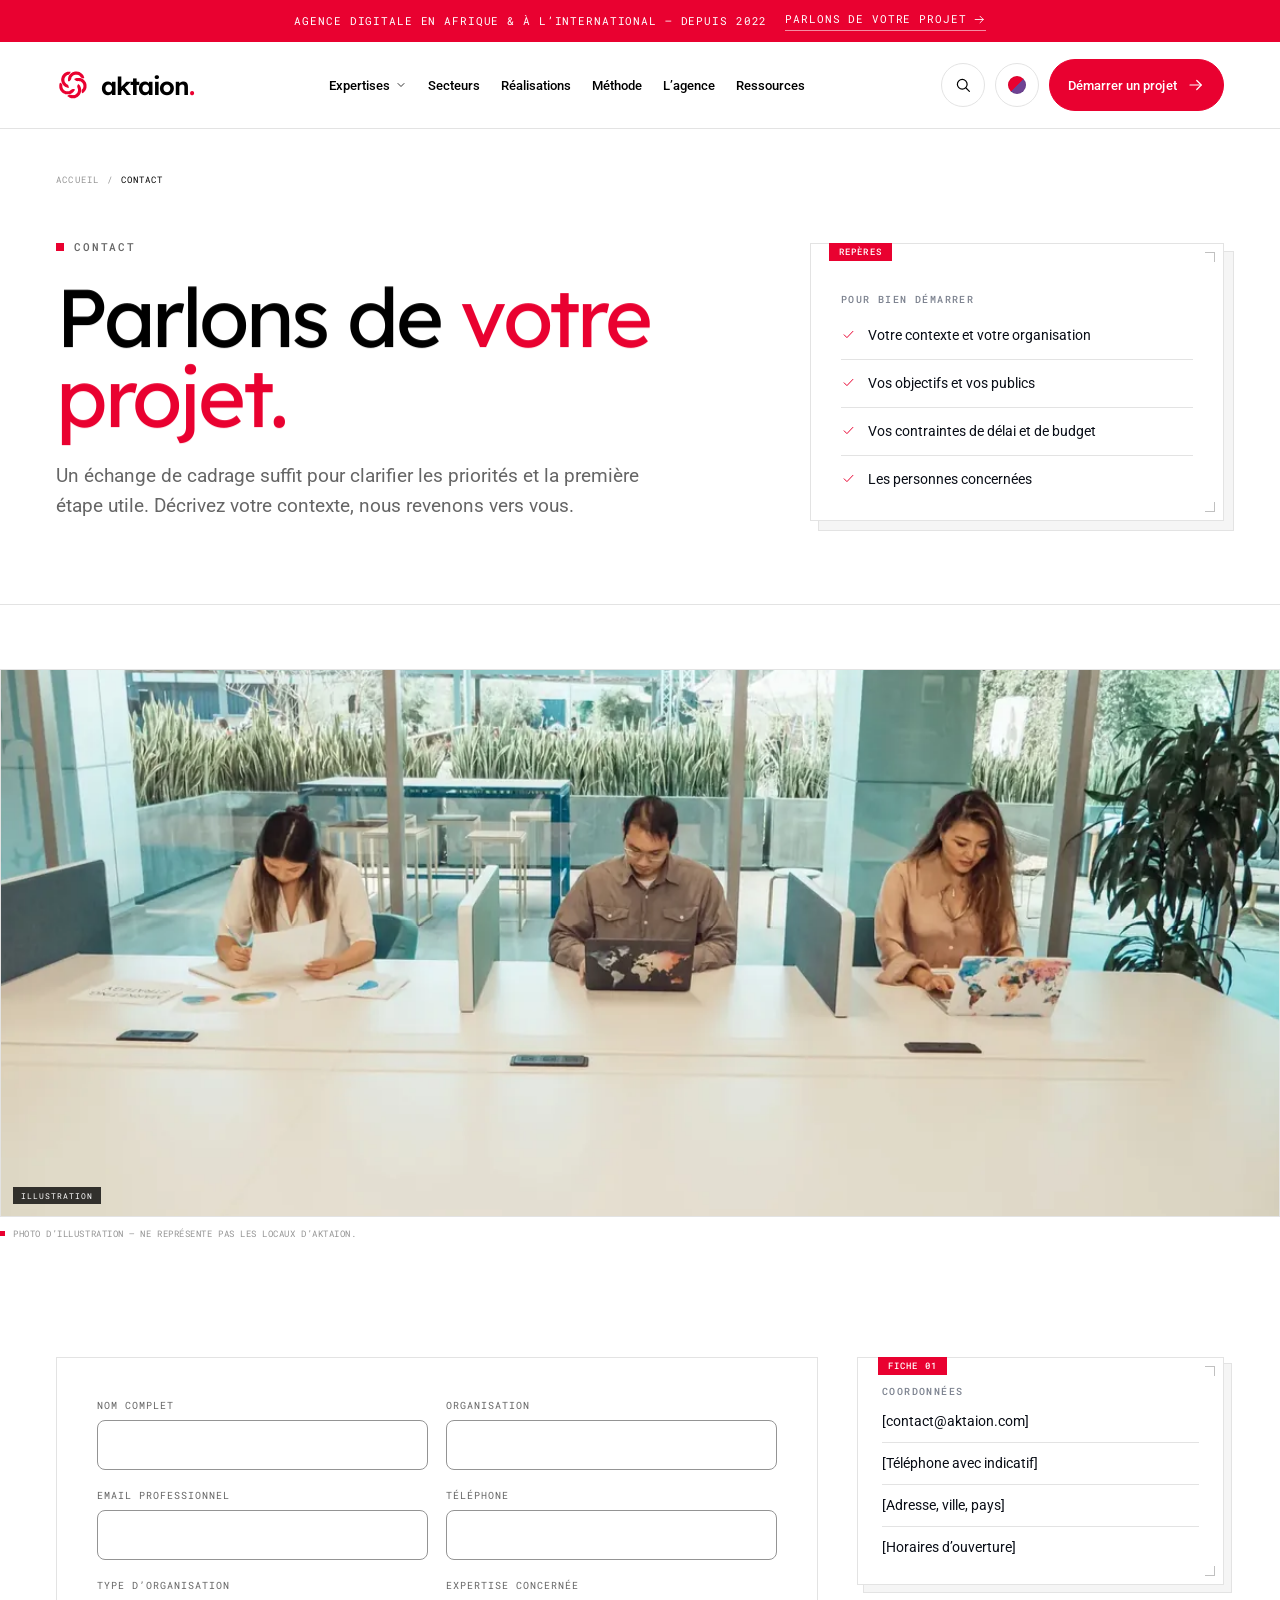
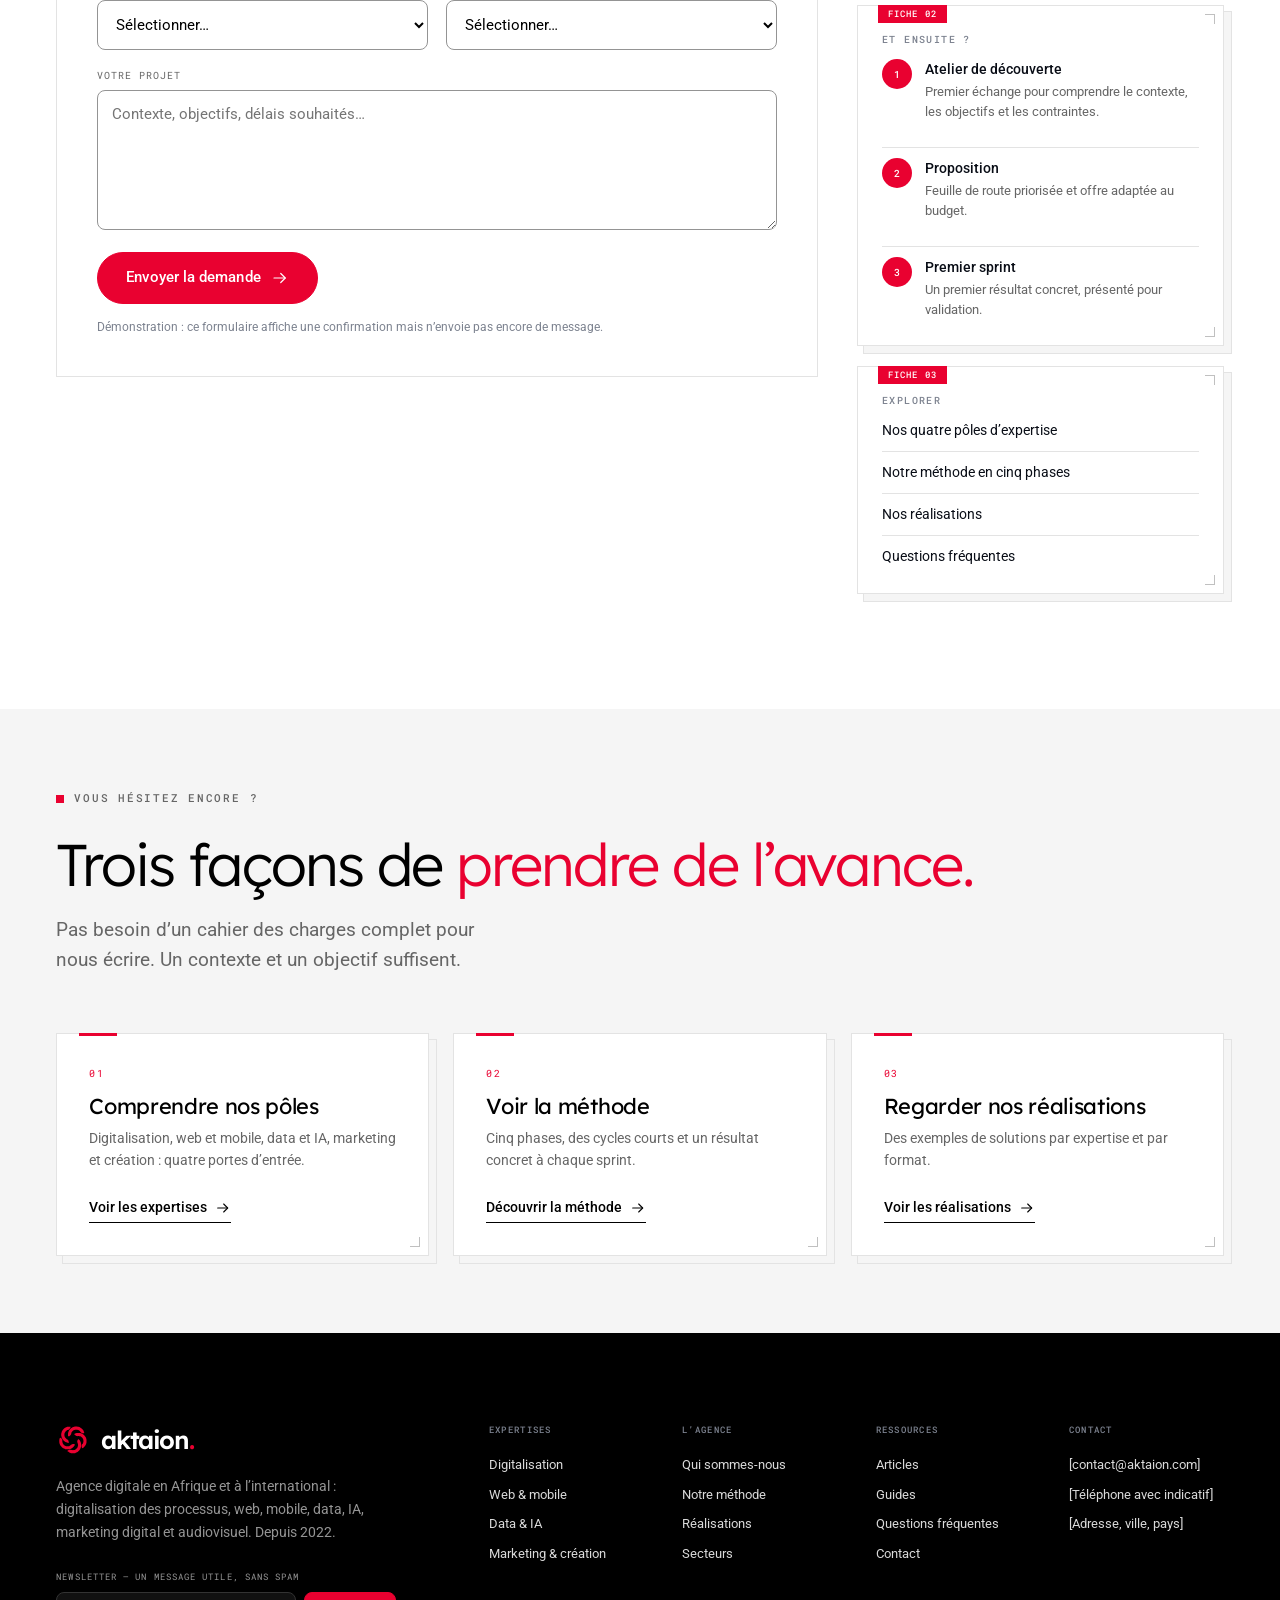
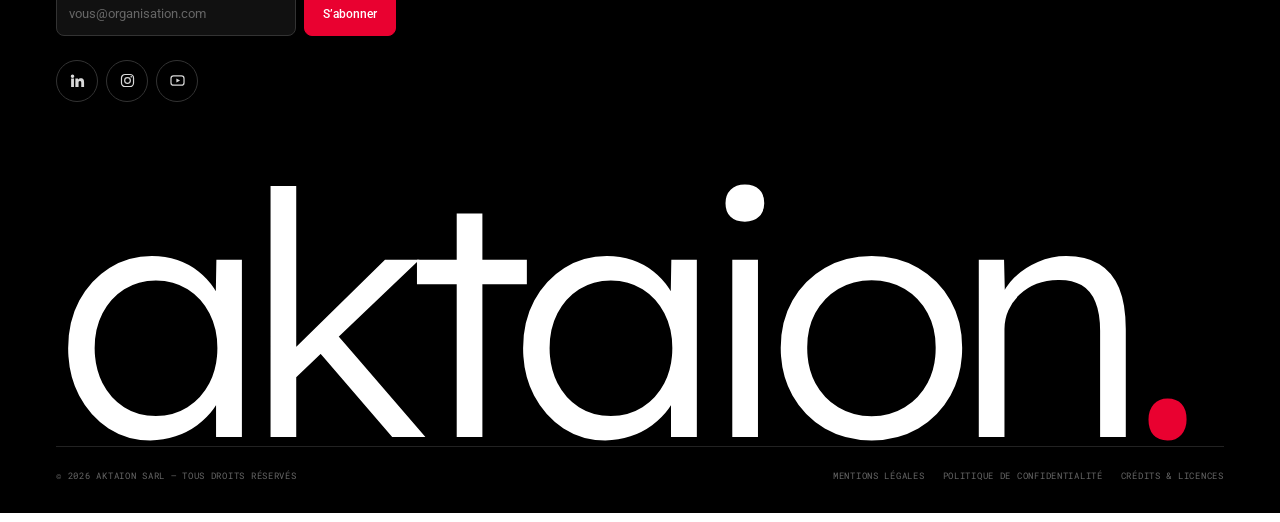
<file: contact.html>
<!doctype html>
<html lang="fr">
<head>
  <meta charset="utf-8">
  <meta name="viewport" content="width=device-width, initial-scale=1">
  <title>Contact — Aktaion</title>
  <meta name="description" content="Contactez Aktaion pour parler de votre projet : digitalisation, site web, application, data et IA, marketing digital ou production audiovisuelle.">
  
  <meta name="theme-color" content="#ffffff" data-theme-color>
  <meta property="og:type" content="website">
  <meta property="og:site_name" content="Aktaion">
  <meta property="og:title" content="Contact — Aktaion">
  <meta property="og:description" content="Contactez Aktaion pour parler de votre projet : digitalisation, site web, application, data et IA, marketing digital ou production audiovisuelle.">
  <meta property="og:locale" content="fr_FR">
  <meta property="og:image" content="assets/img/og-aktaion.png">
  <meta property="og:image:width" content="1200">
  <meta property="og:image:height" content="630">
  <meta property="og:image:alt" content="Aktaion — agence digitale">
  <meta name="twitter:card" content="summary_large_image">
  <meta name="twitter:title" content="Contact — Aktaion">
  <meta name="twitter:description" content="Contactez Aktaion pour parler de votre projet : digitalisation, site web, application, data et IA, marketing digital ou production audiovisuelle.">
  <meta name="twitter:image" content="assets/img/og-aktaion.png">
  <link rel="icon" href="assets/img/favicon.svg" type="image/svg+xml" data-theme-favicon>
  <link rel="apple-touch-icon" href="assets/img/apple-touch-icon.png">
  <link rel="manifest" href="site.webmanifest">
  
  <script>(function(){try{if(localStorage.getItem('aktaion-theme')==='violet'){document.documentElement.setAttribute('data-theme','violet');var f=document.querySelector('[data-theme-favicon]');if(f)f.setAttribute('href','assets/img/favicon-violet.svg');}}catch(e){}})();</script>
  <link rel="preconnect" href="https://fonts.googleapis.com">
  <link rel="preconnect" href="https://fonts.gstatic.com" crossorigin>
  <link href="https://fonts.googleapis.com/css2?family=Lexend+Deca:wght@300;400;500;600&amp;family=Roboto+Mono:wght@400;500&amp;family=Roboto:wght@400;500;700&amp;display=swap" rel="stylesheet">
  <link rel="stylesheet" href="assets/css/site.css">
</head>
<body>
  <div class="scroll-progress" data-scroll-progress aria-hidden="true"></div>
  <a class="skip-link" href="#main">Aller au contenu</a>
  <div class="announce">
    <div class="container">
      <span>Agence digitale en Afrique &amp; à l’international — depuis 2022</span>
      <a href="contact.html">Parlons de votre projet <svg viewBox="0 0 24 24" fill="none" stroke="currentColor" stroke-width="1.6" stroke-linecap="round" stroke-linejoin="round" aria-hidden="true" focusable="false"><path d="M4 12h15"/><path d="m13 6 6 6-6 6"/></svg></a>
    </div>
  </div>
  <header class="site-header" data-header>
    <div class="container">
      <a class="brand" href="index.html" aria-label="Aktaion — accueil"><svg class="brand__mark" viewBox="0 0 512 512" fill="currentColor" aria-hidden="true" focusable="false"><path d="M127.50,95.00 L128.00,94.50 L140.00,94.50 L141.00,95.50 L145.00,95.50 L146.00,96.50 L151.00,97.50 L155.00,99.50 L160.00,103.50 L161.00,103.50 L168.50,111.00 L168.50,112.00 L171.50,115.00 L174.50,121.00 L174.50,123.00 L175.50,124.00 L176.50,129.00 L175.00,130.50 L167.00,130.50 L166.00,129.50 L164.00,129.50 L162.00,127.50 L161.00,127.50 L154.50,121.00 L154.50,120.00 L152.00,117.50 L151.00,117.50 L148.00,114.50 L144.00,112.50 L142.00,112.50 L141.00,111.50 L127.00,111.50 L126.00,112.50 L124.00,112.50 L120.00,114.50 L112.50,121.00 L112.50,122.00 L110.50,124.00 L108.50,128.00 L108.50,130.00 L107.50,131.00 L107.50,134.00 L105.50,138.00 L103.50,140.00 L103.50,141.00 L98.00,145.50 L96.00,146.50 L94.00,146.50 L93.00,147.50 L90.50,144.00 L90.50,131.00 L91.50,130.00 L91.50,126.00 L92.50,125.00 L92.50,123.00 L96.50,115.00 L98.50,113.00 L98.50,112.00 L108.00,102.50 L109.00,102.50 L111.00,100.50 L117.00,97.50 L119.00,97.50 L123.00,95.50 L127.50,95.00 Z M88.50,96.00 L89.00,95.50 L104.00,95.50 L104.50,97.00 L103.50,98.00 L102.50,103.00 L97.00,109.50 L96.00,109.50 L92.00,112.50 L90.00,112.50 L89.00,113.50 L87.00,113.50 L85.00,114.50 L83.00,116.50 L82.00,116.50 L76.50,122.00 L76.50,123.00 L73.50,127.00 L73.50,129.00 L71.50,133.00 L71.50,143.00 L72.50,144.00 L72.50,147.00 L75.50,153.00 L84.00,161.50 L88.00,163.50 L92.50,169.00 L93.50,171.00 L93.50,174.00 L94.50,175.00 L94.50,180.00 L93.00,181.50 L91.00,181.50 L90.00,180.50 L87.00,180.50 L86.00,179.50 L81.00,178.50 L77.00,176.50 L72.00,172.50 L71.00,172.50 L64.50,166.00 L64.50,165.00 L61.50,162.00 L56.50,152.00 L56.50,149.00 L55.50,148.00 L55.50,144.00 L54.50,143.00 L54.50,133.00 L55.50,132.00 L55.50,128.00 L56.50,127.00 L57.50,122.00 L60.50,116.00 L62.50,114.00 L62.50,113.00 L65.50,110.00 L65.50,109.00 L73.00,102.50 L76.00,101.50 L80.00,98.50 L82.00,98.50 L83.00,97.50 L85.00,97.50 L86.00,96.50 L88.50,96.00 Z M137.50,129.00 L138.00,128.50 L152.00,128.50 L153.00,129.50 L157.00,129.50 L158.00,130.50 L160.00,130.50 L161.00,131.50 L163.00,131.50 L167.00,133.50 L173.00,138.50 L174.00,138.50 L178.50,143.00 L178.50,144.00 L183.50,150.00 L186.50,156.00 L186.50,158.00 L187.50,159.00 L187.50,162.00 L188.50,163.00 L188.50,180.00 L187.50,181.00 L187.50,184.00 L186.50,185.00 L186.50,187.00 L182.50,195.00 L179.50,198.00 L179.50,199.00 L172.00,206.50 L171.00,206.50 L167.00,209.50 L166.00,209.50 L163.50,206.00 L163.50,203.00 L162.50,202.00 L162.50,197.00 L163.50,196.00 L163.50,193.00 L165.50,189.00 L169.50,184.00 L170.50,182.00 L170.50,180.00 L171.50,179.00 L171.50,175.00 L172.50,174.00 L172.50,169.00 L171.50,168.00 L171.50,164.00 L170.50,163.00 L170.50,161.00 L167.50,157.00 L167.50,156.00 L160.00,148.50 L156.00,146.50 L154.00,146.50 L153.00,145.50 L149.00,145.50 L148.00,144.50 L143.00,144.50 L142.00,145.50 L140.00,145.50 L139.00,144.50 L135.00,144.50 L129.00,141.50 L125.50,138.00 L123.50,134.00 L128.00,131.50 L130.00,131.50 L131.00,130.50 L137.50,129.00 Z M48.50,154.00 L49.00,153.50 L53.00,155.50 L57.50,160.00 L60.50,166.00 L60.50,175.00 L61.50,176.00 L61.50,180.00 L65.50,188.00 L72.00,194.50 L73.00,194.50 L75.00,196.50 L77.00,197.50 L79.00,197.50 L80.00,198.50 L83.00,198.50 L84.00,199.50 L92.00,199.50 L93.00,198.50 L96.00,198.50 L102.00,195.50 L109.00,189.50 L111.00,189.50 L115.00,187.50 L122.00,187.50 L123.00,188.50 L126.00,188.50 L127.50,190.00 L124.50,196.00 L121.50,199.00 L121.50,200.00 L115.00,206.50 L114.00,206.50 L111.00,209.50 L103.00,213.50 L101.00,213.50 L100.00,214.50 L97.00,214.50 L96.00,215.50 L80.00,215.50 L79.00,214.50 L76.00,214.50 L70.00,211.50 L68.00,211.50 L66.00,209.50 L63.00,208.50 L55.50,202.00 L55.50,201.00 L51.50,197.00 L51.50,196.00 L49.50,194.00 L47.50,190.00 L47.50,188.00 L45.50,184.00 L45.50,181.00 L44.50,180.00 L44.50,164.00 L45.50,163.00 L45.50,160.00 L46.50,159.00 L46.50,157.00 L48.50,154.00 Z M143.50,162.00 L147.00,161.50 L153.50,169.00 L158.50,179.00 L158.50,182.00 L159.50,183.00 L159.50,188.00 L160.50,189.00 L160.50,197.00 L159.50,198.00 L159.50,203.00 L158.50,204.00 L157.50,209.00 L154.50,215.00 L149.50,221.00 L149.50,222.00 L141.00,229.50 L138.00,230.50 L136.00,232.50 L134.00,232.50 L128.00,235.50 L124.00,235.50 L123.00,236.50 L111.00,236.50 L110.00,235.50 L106.00,235.50 L105.00,234.50 L100.00,233.50 L96.00,231.50 L91.00,227.50 L90.00,227.50 L87.50,225.00 L87.50,223.00 L94.00,218.50 L96.00,218.50 L97.00,217.50 L106.00,217.50 L110.00,219.50 L115.00,219.50 L116.00,220.50 L118.00,220.50 L119.00,219.50 L123.00,219.50 L124.00,218.50 L126.00,218.50 L132.00,215.50 L138.50,209.00 L138.50,208.00 L141.50,204.00 L141.50,202.00 L143.50,198.00 L143.50,188.00 L142.50,187.00 L142.50,184.00 L140.50,181.00 L140.50,178.00 L139.50,177.00 L139.50,171.00 L140.50,170.00 L140.50,167.00 L143.50,163.00 L143.50,162.00 Z" transform="translate(-76.800 -216.178) scale(2.84444)" fill="currentColor" fill-rule="evenodd"/></svg><span class="brand__word">aktaion<i>.</i></span></a>
      <nav class="nav" aria-label="Navigation principale"><div class="nav__item nav__item--mega">
        <a class="nav__link" href="expertises.html">Expertises <svg viewBox="0 0 24 24" fill="none" stroke="currentColor" stroke-width="1.6" stroke-linecap="round" stroke-linejoin="round" aria-hidden="true" focusable="false"><path d="m6 9 6 6 6-6"/></svg></a>
        <div class="mega">
    <div class="mega__head">
      <span class="mono">Quatre pôles d’expertise</span>
      <a href="expertises.html">Voir tous les pôles <svg viewBox="0 0 24 24" fill="none" stroke="currentColor" stroke-width="1.6" stroke-linecap="round" stroke-linejoin="round" aria-hidden="true" focusable="false"><path d="M7 17 17 7"/><path d="M8 7h9v9"/></svg></a>
    </div>
    <div class="mega__grid">
      <a class="mega__link" href="digitalisation.html">
        <span>01</span>
        <strong>Digitalisation des processus</strong>
        <span>Numériser les procédures pour gagner en fiabilité, en traçabilité et en rapidité.</span>
      </a><a class="mega__link" href="web-mobile.html">
        <span>02</span>
        <strong>Web, mobile & e-commerce</strong>
        <span>Sites vitrines, boutiques en ligne et applications mobiles pensés pour convertir.</span>
      </a><a class="mega__link" href="expertises.html#data-ia">
        <span>03</span>
        <strong>Data & intelligence artificielle</strong>
        <span>Données structurées, tableaux de bord et IA appliquée aux métiers.</span>
      </a><a class="mega__link" href="marketing.html">
        <span>04</span>
        <strong>Marketing, création & audiovisuel</strong>
        <span>Stratégie, contenus, vidéo et identité visuelle pour rendre votre organisation visible.</span>
      </a>
    </div>
    <div class="mega__foot">
      <p>Une seule équipe, de l’idée à la mise en ligne.</p>
      <a class="btn btn--black btn--sm" href="contact.html">Parler de votre projet <svg viewBox="0 0 24 24" fill="none" stroke="currentColor" stroke-width="1.6" stroke-linecap="round" stroke-linejoin="round" aria-hidden="true" focusable="false"><path d="M4 12h15"/><path d="m13 6 6 6-6 6"/></svg></a>
    </div>
  </div>
      </div><div class="nav__item"><a class="nav__link" href="secteurs.html">Secteurs</a></div><div class="nav__item"><a class="nav__link" href="realisations.html">Réalisations</a></div><div class="nav__item"><a class="nav__link" href="methode.html">Méthode</a></div><div class="nav__item"><a class="nav__link" href="agence.html">L’agence</a></div><div class="nav__item"><a class="nav__link" href="ressources.html">Ressources</a></div></nav>
      <div class="header__actions">
        <button class="icon-btn" type="button" data-search-open aria-label="Ouvrir la recherche"><svg viewBox="0 0 24 24" fill="none" stroke="currentColor" stroke-width="1.6" stroke-linecap="round" stroke-linejoin="round" aria-hidden="true" focusable="false"><circle cx="11" cy="11" r="6.5"/><path d="m16 16 4.5 4.5"/></svg></button>
        <button class="icon-btn theme-toggle" type="button" data-theme-toggle aria-pressed="false" aria-label="Passer à la version violette" title="Passer à la version violette"><span class="theme-toggle__swatch" aria-hidden="true"></span></button>
        <a class="btn btn--red header__cta" href="contact.html">Démarrer un projet <svg viewBox="0 0 24 24" fill="none" stroke="currentColor" stroke-width="1.6" stroke-linecap="round" stroke-linejoin="round" aria-hidden="true" focusable="false"><path d="M4 12h15"/><path d="m13 6 6 6-6 6"/></svg></a>
        <button class="nav-toggle" type="button" data-menu-toggle aria-controls="mobile-menu" aria-expanded="false" aria-label="Ouvrir le menu">
          <span></span><span></span>
        </button>
      </div>
    </div>
  </header>
  <div class="search-overlay" id="search-overlay" hidden>
    <div class="search-overlay__panel" role="dialog" aria-modal="true" aria-label="Rechercher sur le site">
      <div class="search-overlay__head">
        <span class="mono">Recherche</span>
        <button class="icon-btn" type="button" data-search-close aria-label="Fermer la recherche"><svg viewBox="0 0 24 24" fill="none" stroke="currentColor" stroke-width="1.6" stroke-linecap="round" stroke-linejoin="round" aria-hidden="true" focusable="false"><path d="m6 6 12 12"/><path d="M18 6 6 18"/></svg></button>
      </div>
      <label class="visually-hidden" for="site-search">Rechercher sur le site</label>
      <input type="search" id="site-search" placeholder="Rechercher une expertise, une page…" autocomplete="off">
      <ul class="search-results" data-search-results>
        <li><a href="index.html">Accueil<span>Page</span></a></li><li><a href="expertises.html">Expertises<span>Page</span></a></li><li><a href="digitalisation.html">Digitalisation des processus<span>Pôle 01</span></a></li><li><a href="web-mobile.html">Web, mobile & e-commerce<span>Pôle 02</span></a></li><li><a href="expertises.html#data-ia">Data & intelligence artificielle<span>Pôle 03</span></a></li><li><a href="marketing.html">Marketing, création & audiovisuel<span>Pôle 04</span></a></li><li><a href="secteurs.html">Secteurs public & privé<span>Page</span></a></li><li><a href="realisations.html">Réalisations<span>Page</span></a></li><li><a href="methode.html">Méthode en cinq phases<span>Page</span></a></li><li><a href="agence.html">L’agence<span>Page</span></a></li><li><a href="ressources.html">Ressources & articles<span>Page</span></a></li><li><a href="index.html#faq">FAQ<span>Accueil</span></a></li><li><a href="contact.html">Contact & devis<span>Page</span></a></li>
      </ul>
    </div>
  </div>
  <div class="mobile-menu" id="mobile-menu" hidden>
    <div class="container">
      <div class="mobile-menu__inner">
        <div class="mobile-menu__top">
          <a class="brand" href="index.html" aria-label="Aktaion — accueil"><svg class="brand__mark" viewBox="0 0 512 512" fill="currentColor" aria-hidden="true" focusable="false"><path d="M127.50,95.00 L128.00,94.50 L140.00,94.50 L141.00,95.50 L145.00,95.50 L146.00,96.50 L151.00,97.50 L155.00,99.50 L160.00,103.50 L161.00,103.50 L168.50,111.00 L168.50,112.00 L171.50,115.00 L174.50,121.00 L174.50,123.00 L175.50,124.00 L176.50,129.00 L175.00,130.50 L167.00,130.50 L166.00,129.50 L164.00,129.50 L162.00,127.50 L161.00,127.50 L154.50,121.00 L154.50,120.00 L152.00,117.50 L151.00,117.50 L148.00,114.50 L144.00,112.50 L142.00,112.50 L141.00,111.50 L127.00,111.50 L126.00,112.50 L124.00,112.50 L120.00,114.50 L112.50,121.00 L112.50,122.00 L110.50,124.00 L108.50,128.00 L108.50,130.00 L107.50,131.00 L107.50,134.00 L105.50,138.00 L103.50,140.00 L103.50,141.00 L98.00,145.50 L96.00,146.50 L94.00,146.50 L93.00,147.50 L90.50,144.00 L90.50,131.00 L91.50,130.00 L91.50,126.00 L92.50,125.00 L92.50,123.00 L96.50,115.00 L98.50,113.00 L98.50,112.00 L108.00,102.50 L109.00,102.50 L111.00,100.50 L117.00,97.50 L119.00,97.50 L123.00,95.50 L127.50,95.00 Z M88.50,96.00 L89.00,95.50 L104.00,95.50 L104.50,97.00 L103.50,98.00 L102.50,103.00 L97.00,109.50 L96.00,109.50 L92.00,112.50 L90.00,112.50 L89.00,113.50 L87.00,113.50 L85.00,114.50 L83.00,116.50 L82.00,116.50 L76.50,122.00 L76.50,123.00 L73.50,127.00 L73.50,129.00 L71.50,133.00 L71.50,143.00 L72.50,144.00 L72.50,147.00 L75.50,153.00 L84.00,161.50 L88.00,163.50 L92.50,169.00 L93.50,171.00 L93.50,174.00 L94.50,175.00 L94.50,180.00 L93.00,181.50 L91.00,181.50 L90.00,180.50 L87.00,180.50 L86.00,179.50 L81.00,178.50 L77.00,176.50 L72.00,172.50 L71.00,172.50 L64.50,166.00 L64.50,165.00 L61.50,162.00 L56.50,152.00 L56.50,149.00 L55.50,148.00 L55.50,144.00 L54.50,143.00 L54.50,133.00 L55.50,132.00 L55.50,128.00 L56.50,127.00 L57.50,122.00 L60.50,116.00 L62.50,114.00 L62.50,113.00 L65.50,110.00 L65.50,109.00 L73.00,102.50 L76.00,101.50 L80.00,98.50 L82.00,98.50 L83.00,97.50 L85.00,97.50 L86.00,96.50 L88.50,96.00 Z M137.50,129.00 L138.00,128.50 L152.00,128.50 L153.00,129.50 L157.00,129.50 L158.00,130.50 L160.00,130.50 L161.00,131.50 L163.00,131.50 L167.00,133.50 L173.00,138.50 L174.00,138.50 L178.50,143.00 L178.50,144.00 L183.50,150.00 L186.50,156.00 L186.50,158.00 L187.50,159.00 L187.50,162.00 L188.50,163.00 L188.50,180.00 L187.50,181.00 L187.50,184.00 L186.50,185.00 L186.50,187.00 L182.50,195.00 L179.50,198.00 L179.50,199.00 L172.00,206.50 L171.00,206.50 L167.00,209.50 L166.00,209.50 L163.50,206.00 L163.50,203.00 L162.50,202.00 L162.50,197.00 L163.50,196.00 L163.50,193.00 L165.50,189.00 L169.50,184.00 L170.50,182.00 L170.50,180.00 L171.50,179.00 L171.50,175.00 L172.50,174.00 L172.50,169.00 L171.50,168.00 L171.50,164.00 L170.50,163.00 L170.50,161.00 L167.50,157.00 L167.50,156.00 L160.00,148.50 L156.00,146.50 L154.00,146.50 L153.00,145.50 L149.00,145.50 L148.00,144.50 L143.00,144.50 L142.00,145.50 L140.00,145.50 L139.00,144.50 L135.00,144.50 L129.00,141.50 L125.50,138.00 L123.50,134.00 L128.00,131.50 L130.00,131.50 L131.00,130.50 L137.50,129.00 Z M48.50,154.00 L49.00,153.50 L53.00,155.50 L57.50,160.00 L60.50,166.00 L60.50,175.00 L61.50,176.00 L61.50,180.00 L65.50,188.00 L72.00,194.50 L73.00,194.50 L75.00,196.50 L77.00,197.50 L79.00,197.50 L80.00,198.50 L83.00,198.50 L84.00,199.50 L92.00,199.50 L93.00,198.50 L96.00,198.50 L102.00,195.50 L109.00,189.50 L111.00,189.50 L115.00,187.50 L122.00,187.50 L123.00,188.50 L126.00,188.50 L127.50,190.00 L124.50,196.00 L121.50,199.00 L121.50,200.00 L115.00,206.50 L114.00,206.50 L111.00,209.50 L103.00,213.50 L101.00,213.50 L100.00,214.50 L97.00,214.50 L96.00,215.50 L80.00,215.50 L79.00,214.50 L76.00,214.50 L70.00,211.50 L68.00,211.50 L66.00,209.50 L63.00,208.50 L55.50,202.00 L55.50,201.00 L51.50,197.00 L51.50,196.00 L49.50,194.00 L47.50,190.00 L47.50,188.00 L45.50,184.00 L45.50,181.00 L44.50,180.00 L44.50,164.00 L45.50,163.00 L45.50,160.00 L46.50,159.00 L46.50,157.00 L48.50,154.00 Z M143.50,162.00 L147.00,161.50 L153.50,169.00 L158.50,179.00 L158.50,182.00 L159.50,183.00 L159.50,188.00 L160.50,189.00 L160.50,197.00 L159.50,198.00 L159.50,203.00 L158.50,204.00 L157.50,209.00 L154.50,215.00 L149.50,221.00 L149.50,222.00 L141.00,229.50 L138.00,230.50 L136.00,232.50 L134.00,232.50 L128.00,235.50 L124.00,235.50 L123.00,236.50 L111.00,236.50 L110.00,235.50 L106.00,235.50 L105.00,234.50 L100.00,233.50 L96.00,231.50 L91.00,227.50 L90.00,227.50 L87.50,225.00 L87.50,223.00 L94.00,218.50 L96.00,218.50 L97.00,217.50 L106.00,217.50 L110.00,219.50 L115.00,219.50 L116.00,220.50 L118.00,220.50 L119.00,219.50 L123.00,219.50 L124.00,218.50 L126.00,218.50 L132.00,215.50 L138.50,209.00 L138.50,208.00 L141.50,204.00 L141.50,202.00 L143.50,198.00 L143.50,188.00 L142.50,187.00 L142.50,184.00 L140.50,181.00 L140.50,178.00 L139.50,177.00 L139.50,171.00 L140.50,170.00 L140.50,167.00 L143.50,163.00 L143.50,162.00 Z" transform="translate(-76.800 -216.178) scale(2.84444)" fill="currentColor" fill-rule="evenodd"/></svg><span class="brand__word">aktaion<i>.</i></span></a>
          <button class="mobile-menu__close" type="button" data-menu-close aria-label="Fermer le menu"><svg viewBox="0 0 24 24" fill="none" stroke="currentColor" stroke-width="1.6" stroke-linecap="round" stroke-linejoin="round" aria-hidden="true" focusable="false"><path d="m6 6 12 12"/><path d="M18 6 6 18"/></svg></button>
        </div>
        <details>
          <summary>Expertises <svg viewBox="0 0 24 24" fill="none" stroke="currentColor" stroke-width="1.6" stroke-linecap="round" stroke-linejoin="round" aria-hidden="true" focusable="false"><path d="m6 9 6 6 6-6"/></svg></summary>
          <div class="mobile-sub">
            <a href="digitalisation.html">01 — Digitalisation des processus</a><a href="web-mobile.html">02 — Web, mobile & e-commerce</a><a href="expertises.html#data-ia">03 — Data & intelligence artificielle</a><a href="marketing.html">04 — Marketing, création & audiovisuel</a>
            <a href="expertises.html">Tous les pôles</a>
          </div>
        </details>
        <a class="mobile-link" href="secteurs.html">Secteurs <svg viewBox="0 0 24 24" fill="none" stroke="currentColor" stroke-width="1.6" stroke-linecap="round" stroke-linejoin="round" aria-hidden="true" focusable="false"><path d="M7 17 17 7"/><path d="M8 7h9v9"/></svg></a><a class="mobile-link" href="realisations.html">Réalisations <svg viewBox="0 0 24 24" fill="none" stroke="currentColor" stroke-width="1.6" stroke-linecap="round" stroke-linejoin="round" aria-hidden="true" focusable="false"><path d="M7 17 17 7"/><path d="M8 7h9v9"/></svg></a><a class="mobile-link" href="methode.html">Méthode <svg viewBox="0 0 24 24" fill="none" stroke="currentColor" stroke-width="1.6" stroke-linecap="round" stroke-linejoin="round" aria-hidden="true" focusable="false"><path d="M7 17 17 7"/><path d="M8 7h9v9"/></svg></a><a class="mobile-link" href="agence.html">L’agence <svg viewBox="0 0 24 24" fill="none" stroke="currentColor" stroke-width="1.6" stroke-linecap="round" stroke-linejoin="round" aria-hidden="true" focusable="false"><path d="M7 17 17 7"/><path d="M8 7h9v9"/></svg></a><a class="mobile-link" href="ressources.html">Ressources <svg viewBox="0 0 24 24" fill="none" stroke="currentColor" stroke-width="1.6" stroke-linecap="round" stroke-linejoin="round" aria-hidden="true" focusable="false"><path d="M7 17 17 7"/><path d="M8 7h9v9"/></svg></a>
        <a class="btn btn--red" href="contact.html">Démarrer un projet <svg viewBox="0 0 24 24" fill="none" stroke="currentColor" stroke-width="1.6" stroke-linecap="round" stroke-linejoin="round" aria-hidden="true" focusable="false"><path d="M4 12h15"/><path d="m13 6 6 6-6 6"/></svg></a>
      </div>
    </div>
  </div>
  <main id="main">

<section class="page-hero">
    <div class="container">
      <nav class="breadcrumb" aria-label="Fil d’Ariane">
        <a href="index.html">Accueil</a><span aria-hidden="true">/</span><span aria-current="page">Contact</span>
      </nav>
      <div class="page-hero__grid">
        <div>
          <span class="eyebrow">Contact</span>
          <h1 class="h1 page-hero__title"><span class="kinetic" data-kinetic>Parlons de <em>votre projet.</em></span></h1>
          <p class="lead page-hero__lead">Un échange de cadrage suffit pour clarifier les priorités et la première étape utile. Décrivez votre contexte, nous revenons vers vous.</p>
          
        </div>
        <div class="points-card file-card file-card--points reveal" data-tilt>
    <span class="file-card__tab" aria-hidden="true">Repères</span>
    <h2>Pour bien démarrer</h2>
    <ul><li><svg viewBox="0 0 24 24" fill="none" stroke="currentColor" stroke-width="1.6" stroke-linecap="round" stroke-linejoin="round" aria-hidden="true" focusable="false"><path d="m5 12.5 4.5 4.5L19 7"/></svg><span>Votre contexte et votre organisation</span></li><li><svg viewBox="0 0 24 24" fill="none" stroke="currentColor" stroke-width="1.6" stroke-linecap="round" stroke-linejoin="round" aria-hidden="true" focusable="false"><path d="m5 12.5 4.5 4.5L19 7"/></svg><span>Vos objectifs et vos publics</span></li><li><svg viewBox="0 0 24 24" fill="none" stroke="currentColor" stroke-width="1.6" stroke-linecap="round" stroke-linejoin="round" aria-hidden="true" focusable="false"><path d="m5 12.5 4.5 4.5L19 7"/></svg><span>Vos contraintes de délai et de budget</span></li><li><svg viewBox="0 0 24 24" fill="none" stroke="currentColor" stroke-width="1.6" stroke-linecap="round" stroke-linejoin="round" aria-hidden="true" focusable="false"><path d="m5 12.5 4.5 4.5L19 7"/></svg><span>Les personnes concernées</span></li></ul>
    <span class="file-card__crop file-card__crop--br" aria-hidden="true"></span>
  </div>
      </div>
    </div>
  </section>

<div class="media-band" data-parallax="0.06">
    <figure class="media media-band__figure">
    <div class="media__frame" style="aspect-ratio:21 / 9">
      <img src="assets/img/photos/bureaux-01-1280.webp" srcset="assets/img/photos/bureaux-01-640.webp 640w, assets/img/photos/bureaux-01-1280.webp 1280w" sizes="100vw" width="1280" height="800" alt="Salle de réunion lumineuse avec de grandes fenêtres." loading="lazy" decoding="async" draggable="false" style="object-position:50% 55%">
      <span class="media__stamp" aria-hidden="true">Illustration</span>
    </div>
    <figcaption class="media__caption">Photo d’illustration — ne représente pas les locaux d’Aktaion.</figcaption>
  </figure>
  </div>

<section class="section">
  <div class="container">
    <div class="contact-grid">
      <div class="form-card reveal" id="formulaire">
        <form data-contact-form>
          <div class="form-grid">
            <div class="field">
              <label for="c-nom">Nom complet</label>
              <input id="c-nom" name="nom" type="text" autocomplete="name" required>
            </div>
            <div class="field">
              <label for="c-org">Organisation</label>
              <input id="c-org" name="organisation" type="text" autocomplete="organization" required>
            </div>
            <div class="field">
              <label for="c-email">Email professionnel</label>
              <input id="c-email" name="email" type="email" autocomplete="email" required>
            </div>
            <div class="field">
              <label for="c-tel">Téléphone</label>
              <input id="c-tel" name="telephone" type="tel" autocomplete="tel">
            </div>
            <div class="field">
              <label for="c-type">Type d’organisation</label>
              <select id="c-type" name="type-organisation" required>
                <option value="">Sélectionner…</option>
                <option>Secteur public</option>
                <option>Secteur privé</option>
                <option>Autre</option>
              </select>
            </div>
            <div class="field">
              <label for="c-expertise">Expertise concernée</label>
              <select id="c-expertise" name="expertise">
                <option value="">Sélectionner…</option>
                <option>Digitalisation des processus</option>
                <option>Web, mobile &amp; e-commerce</option>
                <option>Data &amp; IA</option>
                <option>Marketing digital</option>
                <option>Audiovisuel &amp; création</option>
                <option>Je ne sais pas encore</option>
              </select>
            </div>
            <div class="field field--full">
              <label for="c-projet">Votre projet</label>
              <textarea id="c-projet" name="projet" placeholder="Contexte, objectifs, délais souhaités…"></textarea>
            </div>
          </div>
          <button class="btn btn--red" type="submit">Envoyer la demande <svg viewBox="0 0 24 24" fill="none" stroke="currentColor" stroke-width="1.6" stroke-linecap="round" stroke-linejoin="round" aria-hidden="true" focusable="false"><path d="M4 12h15"/><path d="m13 6 6 6-6 6"/></svg></button>
          <p class="form-note">Démonstration : ce formulaire affiche une confirmation mais n’envoie pas encore de message.</p>
        </form>
        <div class="form-success" data-contact-success hidden>
          <div class="form-success__icon"><svg viewBox="0 0 24 24" fill="none" stroke="currentColor" stroke-width="1.6" stroke-linecap="round" stroke-linejoin="round" aria-hidden="true" focusable="false"><path d="m5 12.5 4.5 4.5L19 7"/></svg></div>
          <h2 class="h3">Merci — votre demande est prête.</h2>
          <p class="body">Ce formulaire est une démonstration : aucun message n’a été envoyé. Pour prendre contact dès maintenant, écrivez-nous à <a href="mailto:contact@aktaion.com">[contact@aktaion.com]</a>.</p>
          <button class="btn btn--outline" type="button" data-contact-reset>Revenir au formulaire <svg viewBox="0 0 24 24" fill="none" stroke="currentColor" stroke-width="1.6" stroke-linecap="round" stroke-linejoin="round" aria-hidden="true" focusable="false"><path d="M4 12h15"/><path d="m13 6 6 6-6 6"/></svg></button>
        </div>
      </div>
      <aside class="contact-aside reveal" aria-label="Coordonnées et prochaines étapes">
        <div class="info-card file-card file-card--info reveal">
    <span class="file-card__tab" aria-hidden="true">Fiche 01</span>
    <span class="file-card__crop file-card__crop--br" aria-hidden="true"></span>
    <h2>Coordonnées</h2>
    <ul>
      <li><a href="mailto:contact@aktaion.com">[contact@aktaion.com]</a></li>
      <li>[Téléphone avec indicatif]</li>
      <li>[Adresse, ville, pays]</li>
      <li>[Horaires d’ouverture]</li>
    </ul>
  </div>
        <div class="info-card file-card file-card--info reveal">
    <span class="file-card__tab" aria-hidden="true">Fiche 02</span>
    <span class="file-card__crop file-card__crop--br" aria-hidden="true"></span>
    <h2>Et ensuite ?</h2>
    <ol class="step-list">
      <li><b>1</b><span><strong>Atelier de découverte</strong><em>Premier échange pour comprendre le contexte, les objectifs et les contraintes.</em></span></li>
      <li><b>2</b><span><strong>Proposition</strong><em>Feuille de route priorisée et offre adaptée au budget.</em></span></li>
      <li><b>3</b><span><strong>Premier sprint</strong><em>Un premier résultat concret, présenté pour validation.</em></span></li>
    </ol>
  </div>
        <div class="info-card file-card file-card--info reveal">
          <span class="file-card__tab" aria-hidden="true">Fiche 03</span>
          <span class="file-card__crop file-card__crop--br" aria-hidden="true"></span>
          <h2>Explorer</h2>
          <ul>
            <li><a href="expertises.html">Nos quatre pôles d’expertise</a></li>
            <li><a href="methode.html">Notre méthode en cinq phases</a></li>
            <li><a href="realisations.html">Nos réalisations</a></li>
            <li><a href="index.html#faq">Questions fréquentes</a></li>
          </ul>
        </div>
      </aside>
    </div>
  </div>
</section>

<section class="section section--grey section--tight">
  <div class="container">
    <div class="section-head section-head--simple reveal">
    <div>
      <span class="eyebrow">Vous hésitez encore ?</span>
      <h2 class="h2 mt-24">Trois façons de <em>prendre de l’avance.</em></h2>
    </div>
    <div class="section-head__lead">
      <p class="lead">Pas besoin d’un cahier des charges complet pour nous écrire. Un contexte et un objectif suffisent.</p>
      
    </div>
  </div>
    <div class="card-grid-3" data-stagger>
      <article class="panel reveal">
    <span class="panel__num">01</span>
    <h3 class="h4">Comprendre nos pôles</h3>
    <p>Digitalisation, web et mobile, data et IA, marketing et création : quatre portes d’entrée.</p>
    
    <div class="mt-12"><a class="link-arrow" href="expertises.html">Voir les expertises <svg viewBox="0 0 24 24" fill="none" stroke="currentColor" stroke-width="1.6" stroke-linecap="round" stroke-linejoin="round" aria-hidden="true" focusable="false"><path d="M4 12h15"/><path d="m13 6 6 6-6 6"/></svg></a></div>
  </article>
      <article class="panel reveal">
    <span class="panel__num">02</span>
    <h3 class="h4">Voir la méthode</h3>
    <p>Cinq phases, des cycles courts et un résultat concret à chaque sprint.</p>
    
    <div class="mt-12"><a class="link-arrow" href="methode.html">Découvrir la méthode <svg viewBox="0 0 24 24" fill="none" stroke="currentColor" stroke-width="1.6" stroke-linecap="round" stroke-linejoin="round" aria-hidden="true" focusable="false"><path d="M4 12h15"/><path d="m13 6 6 6-6 6"/></svg></a></div>
  </article>
      <article class="panel reveal">
    <span class="panel__num">03</span>
    <h3 class="h4">Regarder nos réalisations</h3>
    <p>Des exemples de solutions par expertise et par format.</p>
    
    <div class="mt-12"><a class="link-arrow" href="realisations.html">Voir les réalisations <svg viewBox="0 0 24 24" fill="none" stroke="currentColor" stroke-width="1.6" stroke-linecap="round" stroke-linejoin="round" aria-hidden="true" focusable="false"><path d="M4 12h15"/><path d="m13 6 6 6-6 6"/></svg></a></div>
  </article>
    </div>
  </div>
</section>

  </main>
  <footer class="site-footer">
    <div class="container">
      <div class="footer__top">
        <div class="footer__brand">
          <a class="brand" href="index.html" aria-label="Aktaion — accueil"><svg class="brand__mark" viewBox="0 0 512 512" fill="currentColor" aria-hidden="true" focusable="false"><path d="M127.50,95.00 L128.00,94.50 L140.00,94.50 L141.00,95.50 L145.00,95.50 L146.00,96.50 L151.00,97.50 L155.00,99.50 L160.00,103.50 L161.00,103.50 L168.50,111.00 L168.50,112.00 L171.50,115.00 L174.50,121.00 L174.50,123.00 L175.50,124.00 L176.50,129.00 L175.00,130.50 L167.00,130.50 L166.00,129.50 L164.00,129.50 L162.00,127.50 L161.00,127.50 L154.50,121.00 L154.50,120.00 L152.00,117.50 L151.00,117.50 L148.00,114.50 L144.00,112.50 L142.00,112.50 L141.00,111.50 L127.00,111.50 L126.00,112.50 L124.00,112.50 L120.00,114.50 L112.50,121.00 L112.50,122.00 L110.50,124.00 L108.50,128.00 L108.50,130.00 L107.50,131.00 L107.50,134.00 L105.50,138.00 L103.50,140.00 L103.50,141.00 L98.00,145.50 L96.00,146.50 L94.00,146.50 L93.00,147.50 L90.50,144.00 L90.50,131.00 L91.50,130.00 L91.50,126.00 L92.50,125.00 L92.50,123.00 L96.50,115.00 L98.50,113.00 L98.50,112.00 L108.00,102.50 L109.00,102.50 L111.00,100.50 L117.00,97.50 L119.00,97.50 L123.00,95.50 L127.50,95.00 Z M88.50,96.00 L89.00,95.50 L104.00,95.50 L104.50,97.00 L103.50,98.00 L102.50,103.00 L97.00,109.50 L96.00,109.50 L92.00,112.50 L90.00,112.50 L89.00,113.50 L87.00,113.50 L85.00,114.50 L83.00,116.50 L82.00,116.50 L76.50,122.00 L76.50,123.00 L73.50,127.00 L73.50,129.00 L71.50,133.00 L71.50,143.00 L72.50,144.00 L72.50,147.00 L75.50,153.00 L84.00,161.50 L88.00,163.50 L92.50,169.00 L93.50,171.00 L93.50,174.00 L94.50,175.00 L94.50,180.00 L93.00,181.50 L91.00,181.50 L90.00,180.50 L87.00,180.50 L86.00,179.50 L81.00,178.50 L77.00,176.50 L72.00,172.50 L71.00,172.50 L64.50,166.00 L64.50,165.00 L61.50,162.00 L56.50,152.00 L56.50,149.00 L55.50,148.00 L55.50,144.00 L54.50,143.00 L54.50,133.00 L55.50,132.00 L55.50,128.00 L56.50,127.00 L57.50,122.00 L60.50,116.00 L62.50,114.00 L62.50,113.00 L65.50,110.00 L65.50,109.00 L73.00,102.50 L76.00,101.50 L80.00,98.50 L82.00,98.50 L83.00,97.50 L85.00,97.50 L86.00,96.50 L88.50,96.00 Z M137.50,129.00 L138.00,128.50 L152.00,128.50 L153.00,129.50 L157.00,129.50 L158.00,130.50 L160.00,130.50 L161.00,131.50 L163.00,131.50 L167.00,133.50 L173.00,138.50 L174.00,138.50 L178.50,143.00 L178.50,144.00 L183.50,150.00 L186.50,156.00 L186.50,158.00 L187.50,159.00 L187.50,162.00 L188.50,163.00 L188.50,180.00 L187.50,181.00 L187.50,184.00 L186.50,185.00 L186.50,187.00 L182.50,195.00 L179.50,198.00 L179.50,199.00 L172.00,206.50 L171.00,206.50 L167.00,209.50 L166.00,209.50 L163.50,206.00 L163.50,203.00 L162.50,202.00 L162.50,197.00 L163.50,196.00 L163.50,193.00 L165.50,189.00 L169.50,184.00 L170.50,182.00 L170.50,180.00 L171.50,179.00 L171.50,175.00 L172.50,174.00 L172.50,169.00 L171.50,168.00 L171.50,164.00 L170.50,163.00 L170.50,161.00 L167.50,157.00 L167.50,156.00 L160.00,148.50 L156.00,146.50 L154.00,146.50 L153.00,145.50 L149.00,145.50 L148.00,144.50 L143.00,144.50 L142.00,145.50 L140.00,145.50 L139.00,144.50 L135.00,144.50 L129.00,141.50 L125.50,138.00 L123.50,134.00 L128.00,131.50 L130.00,131.50 L131.00,130.50 L137.50,129.00 Z M48.50,154.00 L49.00,153.50 L53.00,155.50 L57.50,160.00 L60.50,166.00 L60.50,175.00 L61.50,176.00 L61.50,180.00 L65.50,188.00 L72.00,194.50 L73.00,194.50 L75.00,196.50 L77.00,197.50 L79.00,197.50 L80.00,198.50 L83.00,198.50 L84.00,199.50 L92.00,199.50 L93.00,198.50 L96.00,198.50 L102.00,195.50 L109.00,189.50 L111.00,189.50 L115.00,187.50 L122.00,187.50 L123.00,188.50 L126.00,188.50 L127.50,190.00 L124.50,196.00 L121.50,199.00 L121.50,200.00 L115.00,206.50 L114.00,206.50 L111.00,209.50 L103.00,213.50 L101.00,213.50 L100.00,214.50 L97.00,214.50 L96.00,215.50 L80.00,215.50 L79.00,214.50 L76.00,214.50 L70.00,211.50 L68.00,211.50 L66.00,209.50 L63.00,208.50 L55.50,202.00 L55.50,201.00 L51.50,197.00 L51.50,196.00 L49.50,194.00 L47.50,190.00 L47.50,188.00 L45.50,184.00 L45.50,181.00 L44.50,180.00 L44.50,164.00 L45.50,163.00 L45.50,160.00 L46.50,159.00 L46.50,157.00 L48.50,154.00 Z M143.50,162.00 L147.00,161.50 L153.50,169.00 L158.50,179.00 L158.50,182.00 L159.50,183.00 L159.50,188.00 L160.50,189.00 L160.50,197.00 L159.50,198.00 L159.50,203.00 L158.50,204.00 L157.50,209.00 L154.50,215.00 L149.50,221.00 L149.50,222.00 L141.00,229.50 L138.00,230.50 L136.00,232.50 L134.00,232.50 L128.00,235.50 L124.00,235.50 L123.00,236.50 L111.00,236.50 L110.00,235.50 L106.00,235.50 L105.00,234.50 L100.00,233.50 L96.00,231.50 L91.00,227.50 L90.00,227.50 L87.50,225.00 L87.50,223.00 L94.00,218.50 L96.00,218.50 L97.00,217.50 L106.00,217.50 L110.00,219.50 L115.00,219.50 L116.00,220.50 L118.00,220.50 L119.00,219.50 L123.00,219.50 L124.00,218.50 L126.00,218.50 L132.00,215.50 L138.50,209.00 L138.50,208.00 L141.50,204.00 L141.50,202.00 L143.50,198.00 L143.50,188.00 L142.50,187.00 L142.50,184.00 L140.50,181.00 L140.50,178.00 L139.50,177.00 L139.50,171.00 L140.50,170.00 L140.50,167.00 L143.50,163.00 L143.50,162.00 Z" transform="translate(-76.800 -216.178) scale(2.84444)" fill="currentColor" fill-rule="evenodd"/></svg><span class="brand__word">aktaion<i>.</i></span></a>
          <p>Agence digitale en Afrique et à l’international : digitalisation des processus, web, mobile, data, IA, marketing digital et audiovisuel. Depuis 2022.</p>
          <form class="footer__news" data-newsletter>
    <label for="footer-email">Newsletter — un message utile, sans spam</label>
    <div class="footer__news-row">
      <input id="footer-email" name="email" type="email" placeholder="vous@organisation.com" required>
      <button type="submit">S’abonner</button>
    </div>
    <p class="footer__note" data-newsletter-note hidden></p>
  </form>
          <div class="social-links footer__social" role="group" aria-label="Réseaux sociaux">
    <a class="social-link" href="#" aria-label="LinkedIn" title="LinkedIn — lien à compléter" rel="noopener"><svg viewBox="0 0 24 24" aria-hidden="true" focusable="false"><path fill="currentColor" d="M4.98 3.5a2.5 2.5 0 1 1 0 5 2.5 2.5 0 0 1 0-5zM3 9h4v12H3zM9 9h3.8v1.7h.1c.5-1 1.8-2 3.7-2 4 0 4.7 2.6 4.7 6V21h-4v-5.3c0-1.3 0-2.9-1.8-2.9s-2 1.4-2 2.8V21H9z"/></svg></a><a class="social-link" href="#" aria-label="Instagram" title="Instagram — lien à compléter" rel="noopener"><svg viewBox="0 0 24 24" aria-hidden="true" focusable="false"><g fill="none" stroke="currentColor" stroke-width="1.7"><rect x="3.5" y="3.5" width="17" height="17" rx="5"/><circle cx="12" cy="12" r="4"/></g><circle cx="17.2" cy="6.8" r="1.15" fill="currentColor"/></svg></a><a class="social-link" href="#" aria-label="YouTube" title="YouTube — lien à compléter" rel="noopener"><svg viewBox="0 0 24 24" aria-hidden="true" focusable="false"><rect x="2.8" y="5.4" width="18.4" height="13.2" rx="3.6" fill="none" stroke="currentColor" stroke-width="1.7"/><path fill="currentColor" d="m10.4 9.1 5.2 2.9-5.2 2.9z"/></svg></a>
  </div>
        </div>
        <div class="footer__col">
          <h3>Expertises</h3>
          <a href="digitalisation.html">Digitalisation</a>
          <a href="web-mobile.html">Web &amp; mobile</a>
          <a href="expertises.html#data-ia">Data &amp; IA</a>
          <a href="marketing.html">Marketing &amp; création</a>
        </div>
        <div class="footer__col">
          <h3>L’agence</h3>
          <a href="agence.html">Qui sommes-nous</a>
          <a href="methode.html">Notre méthode</a>
          <a href="realisations.html">Réalisations</a>
          <a href="secteurs.html">Secteurs</a>
        </div>
        <div class="footer__col">
          <h3>Ressources</h3>
          <a href="ressources.html">Articles</a>
          <a href="ressources.html#guides">Guides</a>
          <a href="index.html#faq">Questions fréquentes</a>
          <a href="contact.html">Contact</a>
        </div>
        <div class="footer__col">
          <h3>Contact</h3>
          <a href="mailto:contact@aktaion.com">[contact@aktaion.com]</a>
          <a href="contact.html">[Téléphone avec indicatif]</a>
          <a href="contact.html">[Adresse, ville, pays]</a>
        </div>
      </div>
      <span class="footer__word">aktaion<i>.</i></span>
      <div class="footer__bottom">
        <span>© 2026 AKTAION SARL — Tous droits réservés</span>
        <div class="footer__legal">
          <a href="#">Mentions légales</a>
          <a href="#">Politique de confidentialité</a>
          <a href="credits.html">Crédits &amp; licences</a>
        </div>
      </div>
    </div>
  </footer>
  <script src="assets/js/site.js" defer></script>
  <script src="assets/js/motion.js" defer></script>
</body>
</html>
</file>
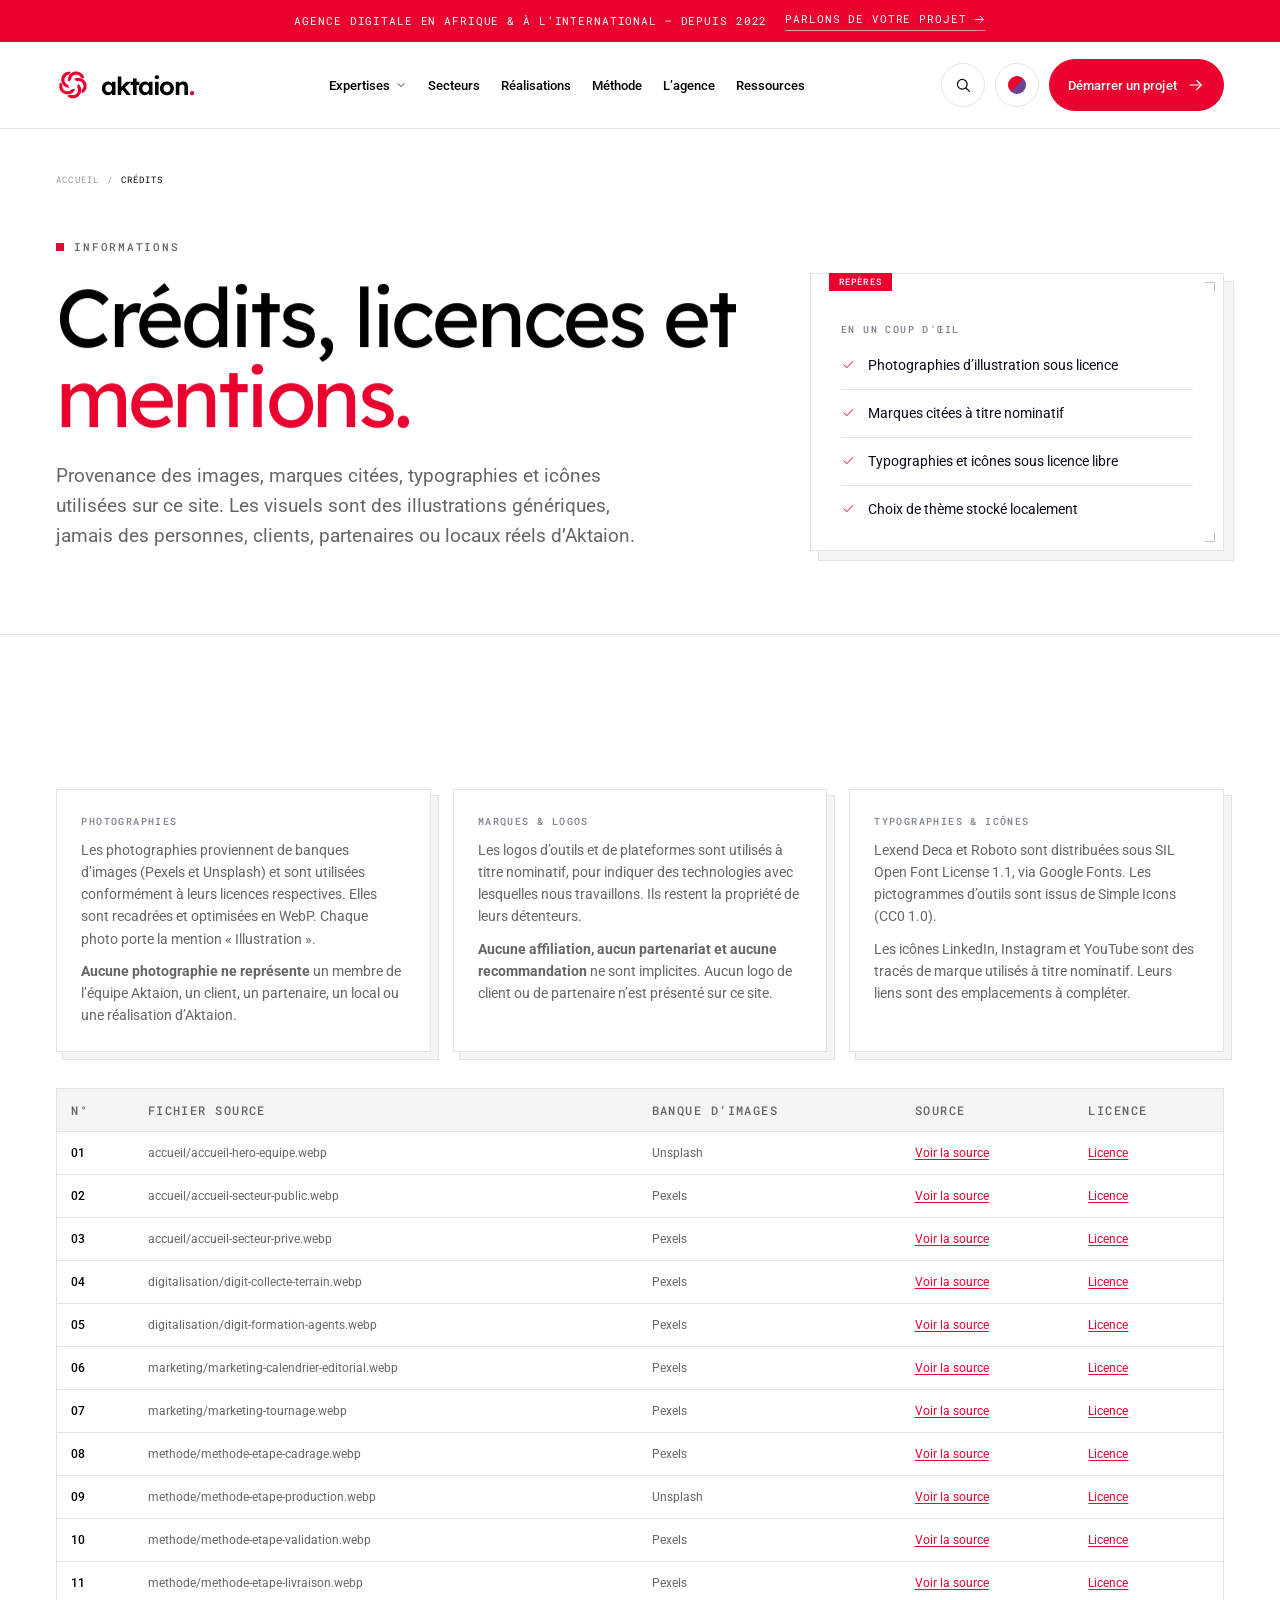
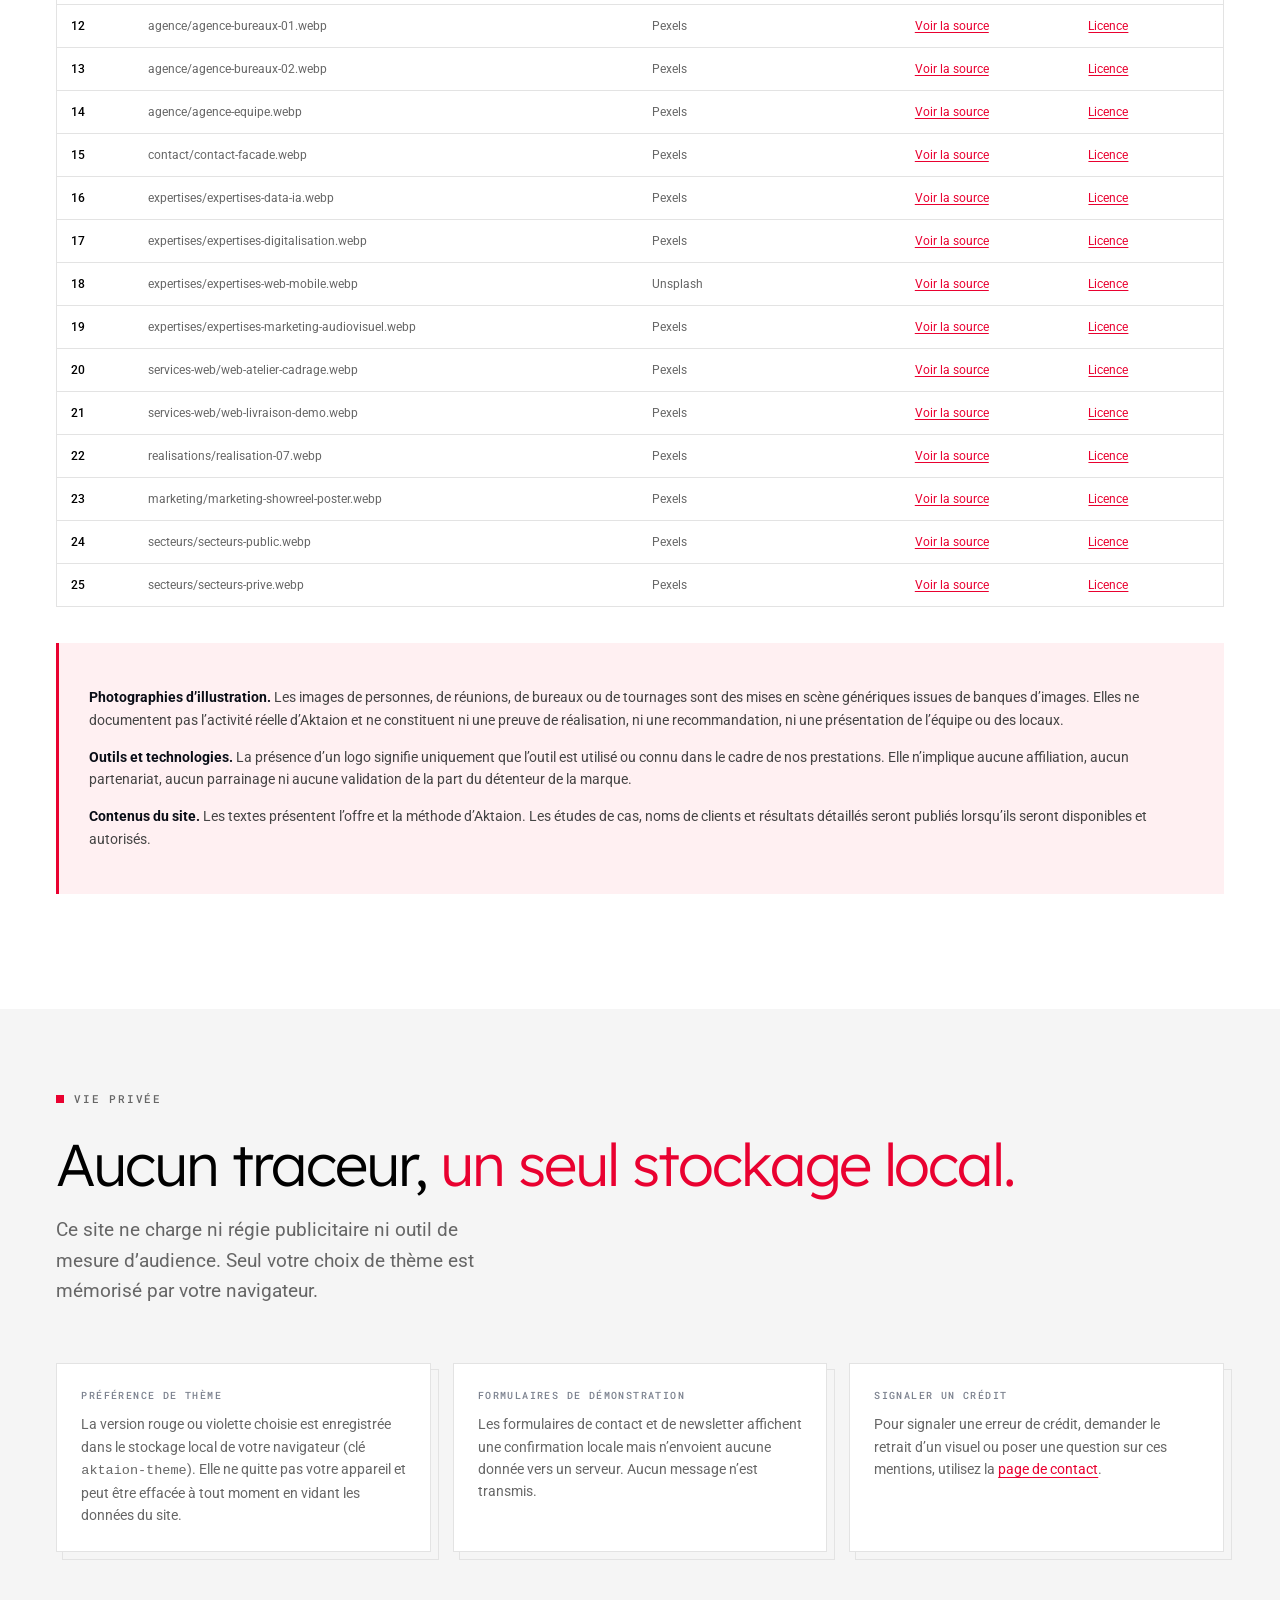
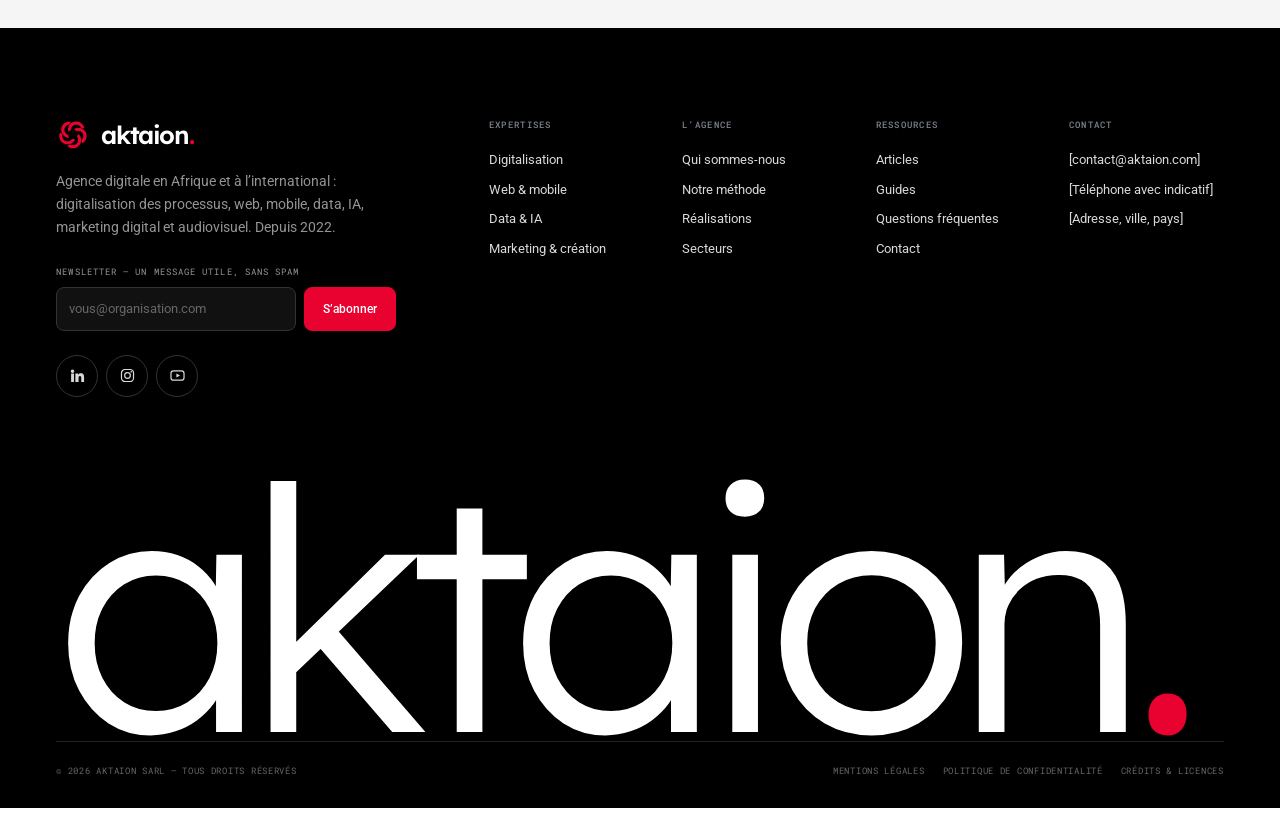
<file: credits.html>
<!doctype html>
<html lang="fr">
<head>
  <meta charset="utf-8">
  <meta name="viewport" content="width=device-width, initial-scale=1">
  <title>Crédits, licences & mentions — Aktaion</title>
  <meta name="description" content="Crédits et licences du site Aktaion : photographies d’illustration, outils et marques citées à titre nominatif, typographies, icônes et stockage local.">
  <meta name="robots" content="noindex,follow">
  <meta name="theme-color" content="#ffffff" data-theme-color>
  <meta property="og:type" content="website">
  <meta property="og:site_name" content="Aktaion">
  <meta property="og:title" content="Crédits, licences & mentions — Aktaion">
  <meta property="og:description" content="Crédits et licences du site Aktaion : photographies d’illustration, outils et marques citées à titre nominatif, typographies, icônes et stockage local.">
  <meta property="og:locale" content="fr_FR">
  <meta property="og:image" content="assets/img/og-aktaion.png">
  <meta property="og:image:width" content="1200">
  <meta property="og:image:height" content="630">
  <meta property="og:image:alt" content="Aktaion — agence digitale">
  <meta name="twitter:card" content="summary_large_image">
  <meta name="twitter:title" content="Crédits, licences & mentions — Aktaion">
  <meta name="twitter:description" content="Crédits et licences du site Aktaion : photographies d’illustration, outils et marques citées à titre nominatif, typographies, icônes et stockage local.">
  <meta name="twitter:image" content="assets/img/og-aktaion.png">
  <link rel="icon" href="assets/img/favicon.svg" type="image/svg+xml" data-theme-favicon>
  <link rel="apple-touch-icon" href="assets/img/apple-touch-icon.png">
  <link rel="manifest" href="site.webmanifest">
  
  <script>(function(){try{if(localStorage.getItem('aktaion-theme')==='violet'){document.documentElement.setAttribute('data-theme','violet');var f=document.querySelector('[data-theme-favicon]');if(f)f.setAttribute('href','assets/img/favicon-violet.svg');}}catch(e){}})();</script>
  <link rel="preconnect" href="https://fonts.googleapis.com">
  <link rel="preconnect" href="https://fonts.gstatic.com" crossorigin>
  <link href="https://fonts.googleapis.com/css2?family=Lexend+Deca:wght@300;400;500;600&amp;family=Roboto+Mono:wght@400;500&amp;family=Roboto:wght@400;500;700&amp;display=swap" rel="stylesheet">
  <link rel="stylesheet" href="assets/css/site.css">
</head>
<body>
  <div class="scroll-progress" data-scroll-progress aria-hidden="true"></div>
  <a class="skip-link" href="#main">Aller au contenu</a>
  <div class="announce">
    <div class="container">
      <span>Agence digitale en Afrique &amp; à l’international — depuis 2022</span>
      <a href="contact.html">Parlons de votre projet <svg viewBox="0 0 24 24" fill="none" stroke="currentColor" stroke-width="1.6" stroke-linecap="round" stroke-linejoin="round" aria-hidden="true" focusable="false"><path d="M4 12h15"/><path d="m13 6 6 6-6 6"/></svg></a>
    </div>
  </div>
  <header class="site-header" data-header>
    <div class="container">
      <a class="brand" href="index.html" aria-label="Aktaion — accueil"><svg class="brand__mark" viewBox="0 0 512 512" fill="currentColor" aria-hidden="true" focusable="false"><path d="M127.50,95.00 L128.00,94.50 L140.00,94.50 L141.00,95.50 L145.00,95.50 L146.00,96.50 L151.00,97.50 L155.00,99.50 L160.00,103.50 L161.00,103.50 L168.50,111.00 L168.50,112.00 L171.50,115.00 L174.50,121.00 L174.50,123.00 L175.50,124.00 L176.50,129.00 L175.00,130.50 L167.00,130.50 L166.00,129.50 L164.00,129.50 L162.00,127.50 L161.00,127.50 L154.50,121.00 L154.50,120.00 L152.00,117.50 L151.00,117.50 L148.00,114.50 L144.00,112.50 L142.00,112.50 L141.00,111.50 L127.00,111.50 L126.00,112.50 L124.00,112.50 L120.00,114.50 L112.50,121.00 L112.50,122.00 L110.50,124.00 L108.50,128.00 L108.50,130.00 L107.50,131.00 L107.50,134.00 L105.50,138.00 L103.50,140.00 L103.50,141.00 L98.00,145.50 L96.00,146.50 L94.00,146.50 L93.00,147.50 L90.50,144.00 L90.50,131.00 L91.50,130.00 L91.50,126.00 L92.50,125.00 L92.50,123.00 L96.50,115.00 L98.50,113.00 L98.50,112.00 L108.00,102.50 L109.00,102.50 L111.00,100.50 L117.00,97.50 L119.00,97.50 L123.00,95.50 L127.50,95.00 Z M88.50,96.00 L89.00,95.50 L104.00,95.50 L104.50,97.00 L103.50,98.00 L102.50,103.00 L97.00,109.50 L96.00,109.50 L92.00,112.50 L90.00,112.50 L89.00,113.50 L87.00,113.50 L85.00,114.50 L83.00,116.50 L82.00,116.50 L76.50,122.00 L76.50,123.00 L73.50,127.00 L73.50,129.00 L71.50,133.00 L71.50,143.00 L72.50,144.00 L72.50,147.00 L75.50,153.00 L84.00,161.50 L88.00,163.50 L92.50,169.00 L93.50,171.00 L93.50,174.00 L94.50,175.00 L94.50,180.00 L93.00,181.50 L91.00,181.50 L90.00,180.50 L87.00,180.50 L86.00,179.50 L81.00,178.50 L77.00,176.50 L72.00,172.50 L71.00,172.50 L64.50,166.00 L64.50,165.00 L61.50,162.00 L56.50,152.00 L56.50,149.00 L55.50,148.00 L55.50,144.00 L54.50,143.00 L54.50,133.00 L55.50,132.00 L55.50,128.00 L56.50,127.00 L57.50,122.00 L60.50,116.00 L62.50,114.00 L62.50,113.00 L65.50,110.00 L65.50,109.00 L73.00,102.50 L76.00,101.50 L80.00,98.50 L82.00,98.50 L83.00,97.50 L85.00,97.50 L86.00,96.50 L88.50,96.00 Z M137.50,129.00 L138.00,128.50 L152.00,128.50 L153.00,129.50 L157.00,129.50 L158.00,130.50 L160.00,130.50 L161.00,131.50 L163.00,131.50 L167.00,133.50 L173.00,138.50 L174.00,138.50 L178.50,143.00 L178.50,144.00 L183.50,150.00 L186.50,156.00 L186.50,158.00 L187.50,159.00 L187.50,162.00 L188.50,163.00 L188.50,180.00 L187.50,181.00 L187.50,184.00 L186.50,185.00 L186.50,187.00 L182.50,195.00 L179.50,198.00 L179.50,199.00 L172.00,206.50 L171.00,206.50 L167.00,209.50 L166.00,209.50 L163.50,206.00 L163.50,203.00 L162.50,202.00 L162.50,197.00 L163.50,196.00 L163.50,193.00 L165.50,189.00 L169.50,184.00 L170.50,182.00 L170.50,180.00 L171.50,179.00 L171.50,175.00 L172.50,174.00 L172.50,169.00 L171.50,168.00 L171.50,164.00 L170.50,163.00 L170.50,161.00 L167.50,157.00 L167.50,156.00 L160.00,148.50 L156.00,146.50 L154.00,146.50 L153.00,145.50 L149.00,145.50 L148.00,144.50 L143.00,144.50 L142.00,145.50 L140.00,145.50 L139.00,144.50 L135.00,144.50 L129.00,141.50 L125.50,138.00 L123.50,134.00 L128.00,131.50 L130.00,131.50 L131.00,130.50 L137.50,129.00 Z M48.50,154.00 L49.00,153.50 L53.00,155.50 L57.50,160.00 L60.50,166.00 L60.50,175.00 L61.50,176.00 L61.50,180.00 L65.50,188.00 L72.00,194.50 L73.00,194.50 L75.00,196.50 L77.00,197.50 L79.00,197.50 L80.00,198.50 L83.00,198.50 L84.00,199.50 L92.00,199.50 L93.00,198.50 L96.00,198.50 L102.00,195.50 L109.00,189.50 L111.00,189.50 L115.00,187.50 L122.00,187.50 L123.00,188.50 L126.00,188.50 L127.50,190.00 L124.50,196.00 L121.50,199.00 L121.50,200.00 L115.00,206.50 L114.00,206.50 L111.00,209.50 L103.00,213.50 L101.00,213.50 L100.00,214.50 L97.00,214.50 L96.00,215.50 L80.00,215.50 L79.00,214.50 L76.00,214.50 L70.00,211.50 L68.00,211.50 L66.00,209.50 L63.00,208.50 L55.50,202.00 L55.50,201.00 L51.50,197.00 L51.50,196.00 L49.50,194.00 L47.50,190.00 L47.50,188.00 L45.50,184.00 L45.50,181.00 L44.50,180.00 L44.50,164.00 L45.50,163.00 L45.50,160.00 L46.50,159.00 L46.50,157.00 L48.50,154.00 Z M143.50,162.00 L147.00,161.50 L153.50,169.00 L158.50,179.00 L158.50,182.00 L159.50,183.00 L159.50,188.00 L160.50,189.00 L160.50,197.00 L159.50,198.00 L159.50,203.00 L158.50,204.00 L157.50,209.00 L154.50,215.00 L149.50,221.00 L149.50,222.00 L141.00,229.50 L138.00,230.50 L136.00,232.50 L134.00,232.50 L128.00,235.50 L124.00,235.50 L123.00,236.50 L111.00,236.50 L110.00,235.50 L106.00,235.50 L105.00,234.50 L100.00,233.50 L96.00,231.50 L91.00,227.50 L90.00,227.50 L87.50,225.00 L87.50,223.00 L94.00,218.50 L96.00,218.50 L97.00,217.50 L106.00,217.50 L110.00,219.50 L115.00,219.50 L116.00,220.50 L118.00,220.50 L119.00,219.50 L123.00,219.50 L124.00,218.50 L126.00,218.50 L132.00,215.50 L138.50,209.00 L138.50,208.00 L141.50,204.00 L141.50,202.00 L143.50,198.00 L143.50,188.00 L142.50,187.00 L142.50,184.00 L140.50,181.00 L140.50,178.00 L139.50,177.00 L139.50,171.00 L140.50,170.00 L140.50,167.00 L143.50,163.00 L143.50,162.00 Z" transform="translate(-76.800 -216.178) scale(2.84444)" fill="currentColor" fill-rule="evenodd"/></svg><span class="brand__word">aktaion<i>.</i></span></a>
      <nav class="nav" aria-label="Navigation principale"><div class="nav__item nav__item--mega">
        <a class="nav__link" href="expertises.html">Expertises <svg viewBox="0 0 24 24" fill="none" stroke="currentColor" stroke-width="1.6" stroke-linecap="round" stroke-linejoin="round" aria-hidden="true" focusable="false"><path d="m6 9 6 6 6-6"/></svg></a>
        <div class="mega">
    <div class="mega__head">
      <span class="mono">Quatre pôles d’expertise</span>
      <a href="expertises.html">Voir tous les pôles <svg viewBox="0 0 24 24" fill="none" stroke="currentColor" stroke-width="1.6" stroke-linecap="round" stroke-linejoin="round" aria-hidden="true" focusable="false"><path d="M7 17 17 7"/><path d="M8 7h9v9"/></svg></a>
    </div>
    <div class="mega__grid">
      <a class="mega__link" href="digitalisation.html">
        <span>01</span>
        <strong>Digitalisation des processus</strong>
        <span>Numériser les procédures pour gagner en fiabilité, en traçabilité et en rapidité.</span>
      </a><a class="mega__link" href="web-mobile.html">
        <span>02</span>
        <strong>Web, mobile & e-commerce</strong>
        <span>Sites vitrines, boutiques en ligne et applications mobiles pensés pour convertir.</span>
      </a><a class="mega__link" href="expertises.html#data-ia">
        <span>03</span>
        <strong>Data & intelligence artificielle</strong>
        <span>Données structurées, tableaux de bord et IA appliquée aux métiers.</span>
      </a><a class="mega__link" href="marketing.html">
        <span>04</span>
        <strong>Marketing, création & audiovisuel</strong>
        <span>Stratégie, contenus, vidéo et identité visuelle pour rendre votre organisation visible.</span>
      </a>
    </div>
    <div class="mega__foot">
      <p>Une seule équipe, de l’idée à la mise en ligne.</p>
      <a class="btn btn--black btn--sm" href="contact.html">Parler de votre projet <svg viewBox="0 0 24 24" fill="none" stroke="currentColor" stroke-width="1.6" stroke-linecap="round" stroke-linejoin="round" aria-hidden="true" focusable="false"><path d="M4 12h15"/><path d="m13 6 6 6-6 6"/></svg></a>
    </div>
  </div>
      </div><div class="nav__item"><a class="nav__link" href="secteurs.html">Secteurs</a></div><div class="nav__item"><a class="nav__link" href="realisations.html">Réalisations</a></div><div class="nav__item"><a class="nav__link" href="methode.html">Méthode</a></div><div class="nav__item"><a class="nav__link" href="agence.html">L’agence</a></div><div class="nav__item"><a class="nav__link" href="ressources.html">Ressources</a></div></nav>
      <div class="header__actions">
        <button class="icon-btn" type="button" data-search-open aria-label="Ouvrir la recherche"><svg viewBox="0 0 24 24" fill="none" stroke="currentColor" stroke-width="1.6" stroke-linecap="round" stroke-linejoin="round" aria-hidden="true" focusable="false"><circle cx="11" cy="11" r="6.5"/><path d="m16 16 4.5 4.5"/></svg></button>
        <button class="icon-btn theme-toggle" type="button" data-theme-toggle aria-pressed="false" aria-label="Passer à la version violette" title="Passer à la version violette"><span class="theme-toggle__swatch" aria-hidden="true"></span></button>
        <a class="btn btn--red header__cta" href="contact.html">Démarrer un projet <svg viewBox="0 0 24 24" fill="none" stroke="currentColor" stroke-width="1.6" stroke-linecap="round" stroke-linejoin="round" aria-hidden="true" focusable="false"><path d="M4 12h15"/><path d="m13 6 6 6-6 6"/></svg></a>
        <button class="nav-toggle" type="button" data-menu-toggle aria-controls="mobile-menu" aria-expanded="false" aria-label="Ouvrir le menu">
          <span></span><span></span>
        </button>
      </div>
    </div>
  </header>
  <div class="search-overlay" id="search-overlay" hidden>
    <div class="search-overlay__panel" role="dialog" aria-modal="true" aria-label="Rechercher sur le site">
      <div class="search-overlay__head">
        <span class="mono">Recherche</span>
        <button class="icon-btn" type="button" data-search-close aria-label="Fermer la recherche"><svg viewBox="0 0 24 24" fill="none" stroke="currentColor" stroke-width="1.6" stroke-linecap="round" stroke-linejoin="round" aria-hidden="true" focusable="false"><path d="m6 6 12 12"/><path d="M18 6 6 18"/></svg></button>
      </div>
      <label class="visually-hidden" for="site-search">Rechercher sur le site</label>
      <input type="search" id="site-search" placeholder="Rechercher une expertise, une page…" autocomplete="off">
      <ul class="search-results" data-search-results>
        <li><a href="index.html">Accueil<span>Page</span></a></li><li><a href="expertises.html">Expertises<span>Page</span></a></li><li><a href="digitalisation.html">Digitalisation des processus<span>Pôle 01</span></a></li><li><a href="web-mobile.html">Web, mobile & e-commerce<span>Pôle 02</span></a></li><li><a href="expertises.html#data-ia">Data & intelligence artificielle<span>Pôle 03</span></a></li><li><a href="marketing.html">Marketing, création & audiovisuel<span>Pôle 04</span></a></li><li><a href="secteurs.html">Secteurs public & privé<span>Page</span></a></li><li><a href="realisations.html">Réalisations<span>Page</span></a></li><li><a href="methode.html">Méthode en cinq phases<span>Page</span></a></li><li><a href="agence.html">L’agence<span>Page</span></a></li><li><a href="ressources.html">Ressources & articles<span>Page</span></a></li><li><a href="index.html#faq">FAQ<span>Accueil</span></a></li><li><a href="contact.html">Contact & devis<span>Page</span></a></li>
      </ul>
    </div>
  </div>
  <div class="mobile-menu" id="mobile-menu" hidden>
    <div class="container">
      <div class="mobile-menu__inner">
        <div class="mobile-menu__top">
          <a class="brand" href="index.html" aria-label="Aktaion — accueil"><svg class="brand__mark" viewBox="0 0 512 512" fill="currentColor" aria-hidden="true" focusable="false"><path d="M127.50,95.00 L128.00,94.50 L140.00,94.50 L141.00,95.50 L145.00,95.50 L146.00,96.50 L151.00,97.50 L155.00,99.50 L160.00,103.50 L161.00,103.50 L168.50,111.00 L168.50,112.00 L171.50,115.00 L174.50,121.00 L174.50,123.00 L175.50,124.00 L176.50,129.00 L175.00,130.50 L167.00,130.50 L166.00,129.50 L164.00,129.50 L162.00,127.50 L161.00,127.50 L154.50,121.00 L154.50,120.00 L152.00,117.50 L151.00,117.50 L148.00,114.50 L144.00,112.50 L142.00,112.50 L141.00,111.50 L127.00,111.50 L126.00,112.50 L124.00,112.50 L120.00,114.50 L112.50,121.00 L112.50,122.00 L110.50,124.00 L108.50,128.00 L108.50,130.00 L107.50,131.00 L107.50,134.00 L105.50,138.00 L103.50,140.00 L103.50,141.00 L98.00,145.50 L96.00,146.50 L94.00,146.50 L93.00,147.50 L90.50,144.00 L90.50,131.00 L91.50,130.00 L91.50,126.00 L92.50,125.00 L92.50,123.00 L96.50,115.00 L98.50,113.00 L98.50,112.00 L108.00,102.50 L109.00,102.50 L111.00,100.50 L117.00,97.50 L119.00,97.50 L123.00,95.50 L127.50,95.00 Z M88.50,96.00 L89.00,95.50 L104.00,95.50 L104.50,97.00 L103.50,98.00 L102.50,103.00 L97.00,109.50 L96.00,109.50 L92.00,112.50 L90.00,112.50 L89.00,113.50 L87.00,113.50 L85.00,114.50 L83.00,116.50 L82.00,116.50 L76.50,122.00 L76.50,123.00 L73.50,127.00 L73.50,129.00 L71.50,133.00 L71.50,143.00 L72.50,144.00 L72.50,147.00 L75.50,153.00 L84.00,161.50 L88.00,163.50 L92.50,169.00 L93.50,171.00 L93.50,174.00 L94.50,175.00 L94.50,180.00 L93.00,181.50 L91.00,181.50 L90.00,180.50 L87.00,180.50 L86.00,179.50 L81.00,178.50 L77.00,176.50 L72.00,172.50 L71.00,172.50 L64.50,166.00 L64.50,165.00 L61.50,162.00 L56.50,152.00 L56.50,149.00 L55.50,148.00 L55.50,144.00 L54.50,143.00 L54.50,133.00 L55.50,132.00 L55.50,128.00 L56.50,127.00 L57.50,122.00 L60.50,116.00 L62.50,114.00 L62.50,113.00 L65.50,110.00 L65.50,109.00 L73.00,102.50 L76.00,101.50 L80.00,98.50 L82.00,98.50 L83.00,97.50 L85.00,97.50 L86.00,96.50 L88.50,96.00 Z M137.50,129.00 L138.00,128.50 L152.00,128.50 L153.00,129.50 L157.00,129.50 L158.00,130.50 L160.00,130.50 L161.00,131.50 L163.00,131.50 L167.00,133.50 L173.00,138.50 L174.00,138.50 L178.50,143.00 L178.50,144.00 L183.50,150.00 L186.50,156.00 L186.50,158.00 L187.50,159.00 L187.50,162.00 L188.50,163.00 L188.50,180.00 L187.50,181.00 L187.50,184.00 L186.50,185.00 L186.50,187.00 L182.50,195.00 L179.50,198.00 L179.50,199.00 L172.00,206.50 L171.00,206.50 L167.00,209.50 L166.00,209.50 L163.50,206.00 L163.50,203.00 L162.50,202.00 L162.50,197.00 L163.50,196.00 L163.50,193.00 L165.50,189.00 L169.50,184.00 L170.50,182.00 L170.50,180.00 L171.50,179.00 L171.50,175.00 L172.50,174.00 L172.50,169.00 L171.50,168.00 L171.50,164.00 L170.50,163.00 L170.50,161.00 L167.50,157.00 L167.50,156.00 L160.00,148.50 L156.00,146.50 L154.00,146.50 L153.00,145.50 L149.00,145.50 L148.00,144.50 L143.00,144.50 L142.00,145.50 L140.00,145.50 L139.00,144.50 L135.00,144.50 L129.00,141.50 L125.50,138.00 L123.50,134.00 L128.00,131.50 L130.00,131.50 L131.00,130.50 L137.50,129.00 Z M48.50,154.00 L49.00,153.50 L53.00,155.50 L57.50,160.00 L60.50,166.00 L60.50,175.00 L61.50,176.00 L61.50,180.00 L65.50,188.00 L72.00,194.50 L73.00,194.50 L75.00,196.50 L77.00,197.50 L79.00,197.50 L80.00,198.50 L83.00,198.50 L84.00,199.50 L92.00,199.50 L93.00,198.50 L96.00,198.50 L102.00,195.50 L109.00,189.50 L111.00,189.50 L115.00,187.50 L122.00,187.50 L123.00,188.50 L126.00,188.50 L127.50,190.00 L124.50,196.00 L121.50,199.00 L121.50,200.00 L115.00,206.50 L114.00,206.50 L111.00,209.50 L103.00,213.50 L101.00,213.50 L100.00,214.50 L97.00,214.50 L96.00,215.50 L80.00,215.50 L79.00,214.50 L76.00,214.50 L70.00,211.50 L68.00,211.50 L66.00,209.50 L63.00,208.50 L55.50,202.00 L55.50,201.00 L51.50,197.00 L51.50,196.00 L49.50,194.00 L47.50,190.00 L47.50,188.00 L45.50,184.00 L45.50,181.00 L44.50,180.00 L44.50,164.00 L45.50,163.00 L45.50,160.00 L46.50,159.00 L46.50,157.00 L48.50,154.00 Z M143.50,162.00 L147.00,161.50 L153.50,169.00 L158.50,179.00 L158.50,182.00 L159.50,183.00 L159.50,188.00 L160.50,189.00 L160.50,197.00 L159.50,198.00 L159.50,203.00 L158.50,204.00 L157.50,209.00 L154.50,215.00 L149.50,221.00 L149.50,222.00 L141.00,229.50 L138.00,230.50 L136.00,232.50 L134.00,232.50 L128.00,235.50 L124.00,235.50 L123.00,236.50 L111.00,236.50 L110.00,235.50 L106.00,235.50 L105.00,234.50 L100.00,233.50 L96.00,231.50 L91.00,227.50 L90.00,227.50 L87.50,225.00 L87.50,223.00 L94.00,218.50 L96.00,218.50 L97.00,217.50 L106.00,217.50 L110.00,219.50 L115.00,219.50 L116.00,220.50 L118.00,220.50 L119.00,219.50 L123.00,219.50 L124.00,218.50 L126.00,218.50 L132.00,215.50 L138.50,209.00 L138.50,208.00 L141.50,204.00 L141.50,202.00 L143.50,198.00 L143.50,188.00 L142.50,187.00 L142.50,184.00 L140.50,181.00 L140.50,178.00 L139.50,177.00 L139.50,171.00 L140.50,170.00 L140.50,167.00 L143.50,163.00 L143.50,162.00 Z" transform="translate(-76.800 -216.178) scale(2.84444)" fill="currentColor" fill-rule="evenodd"/></svg><span class="brand__word">aktaion<i>.</i></span></a>
          <button class="mobile-menu__close" type="button" data-menu-close aria-label="Fermer le menu"><svg viewBox="0 0 24 24" fill="none" stroke="currentColor" stroke-width="1.6" stroke-linecap="round" stroke-linejoin="round" aria-hidden="true" focusable="false"><path d="m6 6 12 12"/><path d="M18 6 6 18"/></svg></button>
        </div>
        <details>
          <summary>Expertises <svg viewBox="0 0 24 24" fill="none" stroke="currentColor" stroke-width="1.6" stroke-linecap="round" stroke-linejoin="round" aria-hidden="true" focusable="false"><path d="m6 9 6 6 6-6"/></svg></summary>
          <div class="mobile-sub">
            <a href="digitalisation.html">01 — Digitalisation des processus</a><a href="web-mobile.html">02 — Web, mobile & e-commerce</a><a href="expertises.html#data-ia">03 — Data & intelligence artificielle</a><a href="marketing.html">04 — Marketing, création & audiovisuel</a>
            <a href="expertises.html">Tous les pôles</a>
          </div>
        </details>
        <a class="mobile-link" href="secteurs.html">Secteurs <svg viewBox="0 0 24 24" fill="none" stroke="currentColor" stroke-width="1.6" stroke-linecap="round" stroke-linejoin="round" aria-hidden="true" focusable="false"><path d="M7 17 17 7"/><path d="M8 7h9v9"/></svg></a><a class="mobile-link" href="realisations.html">Réalisations <svg viewBox="0 0 24 24" fill="none" stroke="currentColor" stroke-width="1.6" stroke-linecap="round" stroke-linejoin="round" aria-hidden="true" focusable="false"><path d="M7 17 17 7"/><path d="M8 7h9v9"/></svg></a><a class="mobile-link" href="methode.html">Méthode <svg viewBox="0 0 24 24" fill="none" stroke="currentColor" stroke-width="1.6" stroke-linecap="round" stroke-linejoin="round" aria-hidden="true" focusable="false"><path d="M7 17 17 7"/><path d="M8 7h9v9"/></svg></a><a class="mobile-link" href="agence.html">L’agence <svg viewBox="0 0 24 24" fill="none" stroke="currentColor" stroke-width="1.6" stroke-linecap="round" stroke-linejoin="round" aria-hidden="true" focusable="false"><path d="M7 17 17 7"/><path d="M8 7h9v9"/></svg></a><a class="mobile-link" href="ressources.html">Ressources <svg viewBox="0 0 24 24" fill="none" stroke="currentColor" stroke-width="1.6" stroke-linecap="round" stroke-linejoin="round" aria-hidden="true" focusable="false"><path d="M7 17 17 7"/><path d="M8 7h9v9"/></svg></a>
        <a class="btn btn--red" href="contact.html">Démarrer un projet <svg viewBox="0 0 24 24" fill="none" stroke="currentColor" stroke-width="1.6" stroke-linecap="round" stroke-linejoin="round" aria-hidden="true" focusable="false"><path d="M4 12h15"/><path d="m13 6 6 6-6 6"/></svg></a>
      </div>
    </div>
  </div>
  <main id="main">

<section class="page-hero">
    <div class="container">
      <nav class="breadcrumb" aria-label="Fil d’Ariane">
        <a href="index.html">Accueil</a><span aria-hidden="true">/</span><span aria-current="page">Crédits</span>
      </nav>
      <div class="page-hero__grid">
        <div>
          <span class="eyebrow">Informations</span>
          <h1 class="h1 page-hero__title"><span class="kinetic" data-kinetic>Crédits, licences et <em>mentions.</em></span></h1>
          <p class="lead page-hero__lead">Provenance des images, marques citées, typographies et icônes utilisées sur ce site. Les visuels sont des illustrations génériques, jamais des personnes, clients, partenaires ou locaux réels d’Aktaion.</p>
          
        </div>
        <div class="points-card file-card file-card--points reveal" data-tilt>
    <span class="file-card__tab" aria-hidden="true">Repères</span>
    <h2>En un coup d’œil</h2>
    <ul><li><svg viewBox="0 0 24 24" fill="none" stroke="currentColor" stroke-width="1.6" stroke-linecap="round" stroke-linejoin="round" aria-hidden="true" focusable="false"><path d="m5 12.5 4.5 4.5L19 7"/></svg><span>Photographies d’illustration sous licence</span></li><li><svg viewBox="0 0 24 24" fill="none" stroke="currentColor" stroke-width="1.6" stroke-linecap="round" stroke-linejoin="round" aria-hidden="true" focusable="false"><path d="m5 12.5 4.5 4.5L19 7"/></svg><span>Marques citées à titre nominatif</span></li><li><svg viewBox="0 0 24 24" fill="none" stroke="currentColor" stroke-width="1.6" stroke-linecap="round" stroke-linejoin="round" aria-hidden="true" focusable="false"><path d="m5 12.5 4.5 4.5L19 7"/></svg><span>Typographies et icônes sous licence libre</span></li><li><svg viewBox="0 0 24 24" fill="none" stroke="currentColor" stroke-width="1.6" stroke-linecap="round" stroke-linejoin="round" aria-hidden="true" focusable="false"><path d="m5 12.5 4.5 4.5L19 7"/></svg><span>Choix de thème stocké localement</span></li></ul>
    <span class="file-card__crop file-card__crop--br" aria-hidden="true"></span>
  </div>
      </div>
    </div>
  </section>

<section class="section">
  <div class="container">
    <div class="credits-grid">
      <div class="credits-card reveal">
        <h2>Photographies</h2>
        <p>Les photographies proviennent de banques d’images (Pexels et Unsplash) et sont utilisées conformément à leurs licences respectives. Elles sont recadrées et optimisées en WebP. Chaque photo porte la mention « Illustration ».</p>
        <p><strong>Aucune photographie ne représente</strong> un membre de l’équipe Aktaion, un client, un partenaire, un local ou une réalisation d’Aktaion.</p>
      </div>
      <div class="credits-card reveal">
        <h2>Marques &amp; logos</h2>
        <p>Les logos d’outils et de plateformes sont utilisés à titre nominatif, pour indiquer des technologies avec lesquelles nous travaillons. Ils restent la propriété de leurs détenteurs.</p>
        <p><strong>Aucune affiliation, aucun partenariat et aucune recommandation</strong> ne sont implicites. Aucun logo de client ou de partenaire n’est présenté sur ce site.</p>
      </div>
      <div class="credits-card reveal">
        <h2>Typographies &amp; icônes</h2>
        <p>Lexend Deca et Roboto sont distribuées sous SIL Open Font License 1.1, via Google Fonts. Les pictogrammes d’outils sont issus de Simple Icons (CC0 1.0).</p>
        <p>Les icônes LinkedIn, Instagram et YouTube sont des tracés de marque utilisés à titre nominatif. Leurs liens sont des emplacements à compléter.</p>
      </div>
    </div>

    <div class="credits-table-wrap reveal">
      <table class="credits-table">
        <caption class="visually-hidden">Photographies d’illustration, sources et licences</caption>
        <thead>
          <tr>
            <th scope="col">N°</th>
            <th scope="col">Fichier source</th>
            <th scope="col">Banque d’images</th>
            <th scope="col">Source</th>
            <th scope="col">Licence</th>
          </tr>
        </thead>
        <tbody><tr>
  <th scope="row">01</th>
  <td>accueil/accueil-hero-equipe.webp</td>
  <td>Unsplash</td>
  <td><a href="https://unsplash.com/photos/1531482615713-2afd69097998" target="_blank" rel="noopener noreferrer">Voir la source</a></td>
  <td><a href="https://unsplash.com/license" target="_blank" rel="noopener noreferrer">Licence</a></td>
</tr><tr>
  <th scope="row">02</th>
  <td>accueil/accueil-secteur-public.webp</td>
  <td>Pexels</td>
  <td><a href="https://www.pexels.com/photo/8608890/" target="_blank" rel="noopener noreferrer">Voir la source</a></td>
  <td><a href="https://www.pexels.com/license/" target="_blank" rel="noopener noreferrer">Licence</a></td>
</tr><tr>
  <th scope="row">03</th>
  <td>accueil/accueil-secteur-prive.webp</td>
  <td>Pexels</td>
  <td><a href="https://www.pexels.com/photo/7640793/" target="_blank" rel="noopener noreferrer">Voir la source</a></td>
  <td><a href="https://www.pexels.com/license/" target="_blank" rel="noopener noreferrer">Licence</a></td>
</tr><tr>
  <th scope="row">04</th>
  <td>digitalisation/digit-collecte-terrain.webp</td>
  <td>Pexels</td>
  <td><a href="https://www.pexels.com/photo/17797257/" target="_blank" rel="noopener noreferrer">Voir la source</a></td>
  <td><a href="https://www.pexels.com/license/" target="_blank" rel="noopener noreferrer">Licence</a></td>
</tr><tr>
  <th scope="row">05</th>
  <td>digitalisation/digit-formation-agents.webp</td>
  <td>Pexels</td>
  <td><a href="https://www.pexels.com/photo/9489075/" target="_blank" rel="noopener noreferrer">Voir la source</a></td>
  <td><a href="https://www.pexels.com/license/" target="_blank" rel="noopener noreferrer">Licence</a></td>
</tr><tr>
  <th scope="row">06</th>
  <td>marketing/marketing-calendrier-editorial.webp</td>
  <td>Pexels</td>
  <td><a href="https://www.pexels.com/photo/6172482/" target="_blank" rel="noopener noreferrer">Voir la source</a></td>
  <td><a href="https://www.pexels.com/license/" target="_blank" rel="noopener noreferrer">Licence</a></td>
</tr><tr>
  <th scope="row">07</th>
  <td>marketing/marketing-tournage.webp</td>
  <td>Pexels</td>
  <td><a href="https://www.pexels.com/photo/19102538/" target="_blank" rel="noopener noreferrer">Voir la source</a></td>
  <td><a href="https://www.pexels.com/license/" target="_blank" rel="noopener noreferrer">Licence</a></td>
</tr><tr>
  <th scope="row">08</th>
  <td>methode/methode-etape-cadrage.webp</td>
  <td>Pexels</td>
  <td><a href="https://www.pexels.com/photo/8276671/" target="_blank" rel="noopener noreferrer">Voir la source</a></td>
  <td><a href="https://www.pexels.com/license/" target="_blank" rel="noopener noreferrer">Licence</a></td>
</tr><tr>
  <th scope="row">09</th>
  <td>methode/methode-etape-production.webp</td>
  <td>Unsplash</td>
  <td><a href="https://unsplash.com/photos/1531482615713-2afd69097998" target="_blank" rel="noopener noreferrer">Voir la source</a></td>
  <td><a href="https://unsplash.com/license" target="_blank" rel="noopener noreferrer">Licence</a></td>
</tr><tr>
  <th scope="row">10</th>
  <td>methode/methode-etape-validation.webp</td>
  <td>Pexels</td>
  <td><a href="https://www.pexels.com/photo/8761327/" target="_blank" rel="noopener noreferrer">Voir la source</a></td>
  <td><a href="https://www.pexels.com/license/" target="_blank" rel="noopener noreferrer">Licence</a></td>
</tr><tr>
  <th scope="row">11</th>
  <td>methode/methode-etape-livraison.webp</td>
  <td>Pexels</td>
  <td><a href="https://www.pexels.com/photo/7979601/" target="_blank" rel="noopener noreferrer">Voir la source</a></td>
  <td><a href="https://www.pexels.com/license/" target="_blank" rel="noopener noreferrer">Licence</a></td>
</tr><tr>
  <th scope="row">12</th>
  <td>agence/agence-bureaux-01.webp</td>
  <td>Pexels</td>
  <td><a href="https://www.pexels.com/photo/7651639/" target="_blank" rel="noopener noreferrer">Voir la source</a></td>
  <td><a href="https://www.pexels.com/license/" target="_blank" rel="noopener noreferrer">Licence</a></td>
</tr><tr>
  <th scope="row">13</th>
  <td>agence/agence-bureaux-02.webp</td>
  <td>Pexels</td>
  <td><a href="https://www.pexels.com/photo/7587828/" target="_blank" rel="noopener noreferrer">Voir la source</a></td>
  <td><a href="https://www.pexels.com/license/" target="_blank" rel="noopener noreferrer">Licence</a></td>
</tr><tr>
  <th scope="row">14</th>
  <td>agence/agence-equipe.webp</td>
  <td>Pexels</td>
  <td><a href="https://www.pexels.com/photo/1181370/" target="_blank" rel="noopener noreferrer">Voir la source</a></td>
  <td><a href="https://www.pexels.com/license/" target="_blank" rel="noopener noreferrer">Licence</a></td>
</tr><tr>
  <th scope="row">15</th>
  <td>contact/contact-facade.webp</td>
  <td>Pexels</td>
  <td><a href="https://www.pexels.com/photo/28665040/" target="_blank" rel="noopener noreferrer">Voir la source</a></td>
  <td><a href="https://www.pexels.com/license/" target="_blank" rel="noopener noreferrer">Licence</a></td>
</tr><tr>
  <th scope="row">16</th>
  <td>expertises/expertises-data-ia.webp</td>
  <td>Pexels</td>
  <td><a href="https://www.pexels.com/photo/7414034/" target="_blank" rel="noopener noreferrer">Voir la source</a></td>
  <td><a href="https://www.pexels.com/license/" target="_blank" rel="noopener noreferrer">Licence</a></td>
</tr><tr>
  <th scope="row">17</th>
  <td>expertises/expertises-digitalisation.webp</td>
  <td>Pexels</td>
  <td><a href="https://www.pexels.com/photo/8276671/" target="_blank" rel="noopener noreferrer">Voir la source</a></td>
  <td><a href="https://www.pexels.com/license/" target="_blank" rel="noopener noreferrer">Licence</a></td>
</tr><tr>
  <th scope="row">18</th>
  <td>expertises/expertises-web-mobile.webp</td>
  <td>Unsplash</td>
  <td><a href="https://unsplash.com/photos/1531482615713-2afd69097998" target="_blank" rel="noopener noreferrer">Voir la source</a></td>
  <td><a href="https://unsplash.com/license" target="_blank" rel="noopener noreferrer">Licence</a></td>
</tr><tr>
  <th scope="row">19</th>
  <td>expertises/expertises-marketing-audiovisuel.webp</td>
  <td>Pexels</td>
  <td><a href="https://www.pexels.com/photo/8100060/" target="_blank" rel="noopener noreferrer">Voir la source</a></td>
  <td><a href="https://www.pexels.com/license/" target="_blank" rel="noopener noreferrer">Licence</a></td>
</tr><tr>
  <th scope="row">20</th>
  <td>services-web/web-atelier-cadrage.webp</td>
  <td>Pexels</td>
  <td><a href="https://www.pexels.com/photo/8276671/" target="_blank" rel="noopener noreferrer">Voir la source</a></td>
  <td><a href="https://www.pexels.com/license/" target="_blank" rel="noopener noreferrer">Licence</a></td>
</tr><tr>
  <th scope="row">21</th>
  <td>services-web/web-livraison-demo.webp</td>
  <td>Pexels</td>
  <td><a href="https://www.pexels.com/photo/7414034/" target="_blank" rel="noopener noreferrer">Voir la source</a></td>
  <td><a href="https://www.pexels.com/license/" target="_blank" rel="noopener noreferrer">Licence</a></td>
</tr><tr>
  <th scope="row">22</th>
  <td>realisations/realisation-07.webp</td>
  <td>Pexels</td>
  <td><a href="https://www.pexels.com/photo/14699461/" target="_blank" rel="noopener noreferrer">Voir la source</a></td>
  <td><a href="https://www.pexels.com/license/" target="_blank" rel="noopener noreferrer">Licence</a></td>
</tr><tr>
  <th scope="row">23</th>
  <td>marketing/marketing-showreel-poster.webp</td>
  <td>Pexels</td>
  <td><a href="https://www.pexels.com/photo/28254441/" target="_blank" rel="noopener noreferrer">Voir la source</a></td>
  <td><a href="https://www.pexels.com/license/" target="_blank" rel="noopener noreferrer">Licence</a></td>
</tr><tr>
  <th scope="row">24</th>
  <td>secteurs/secteurs-public.webp</td>
  <td>Pexels</td>
  <td><a href="https://www.pexels.com/photo/1181370/" target="_blank" rel="noopener noreferrer">Voir la source</a></td>
  <td><a href="https://www.pexels.com/license/" target="_blank" rel="noopener noreferrer">Licence</a></td>
</tr><tr>
  <th scope="row">25</th>
  <td>secteurs/secteurs-prive.webp</td>
  <td>Pexels</td>
  <td><a href="https://www.pexels.com/photo/7640793/" target="_blank" rel="noopener noreferrer">Voir la source</a></td>
  <td><a href="https://www.pexels.com/license/" target="_blank" rel="noopener noreferrer">Licence</a></td>
</tr></tbody>
      </table>
    </div>

    <div class="credits-disclaimer reveal">
      <p><strong>Photographies d’illustration.</strong> Les images de personnes, de réunions, de bureaux ou de tournages sont des mises en scène génériques issues de banques d’images. Elles ne documentent pas l’activité réelle d’Aktaion et ne constituent ni une preuve de réalisation, ni une recommandation, ni une présentation de l’équipe ou des locaux.</p>
      <p><strong>Outils et technologies.</strong> La présence d’un logo signifie uniquement que l’outil est utilisé ou connu dans le cadre de nos prestations. Elle n’implique aucune affiliation, aucun partenariat, aucun parrainage ni aucune validation de la part du détenteur de la marque.</p>
      <p><strong>Contenus du site.</strong> Les textes présentent l’offre et la méthode d’Aktaion. Les études de cas, noms de clients et résultats détaillés seront publiés lorsqu’ils seront disponibles et autorisés.</p>
    </div>
  </div>
</section>

<section class="section section--grey section--tight">
  <div class="container">
    <div class="section-head section-head--simple reveal">
    <div>
      <span class="eyebrow">Vie privée</span>
      <h2 class="h2 mt-24">Aucun traceur, <em>un seul stockage local.</em></h2>
    </div>
    <div class="section-head__lead">
      <p class="lead">Ce site ne charge ni régie publicitaire ni outil de mesure d’audience. Seul votre choix de thème est mémorisé par votre navigateur.</p>
      
    </div>
  </div>
    <div class="credits-grid">
      <div class="credits-card reveal">
        <h2>Préférence de thème</h2>
        <p>La version rouge ou violette choisie est enregistrée dans le stockage local de votre navigateur (clé <code>aktaion-theme</code>). Elle ne quitte pas votre appareil et peut être effacée à tout moment en vidant les données du site.</p>
      </div>
      <div class="credits-card reveal">
        <h2>Formulaires de démonstration</h2>
        <p>Les formulaires de contact et de newsletter affichent une confirmation locale mais n’envoient aucune donnée vers un serveur. Aucun message n’est transmis.</p>
      </div>
      <div class="credits-card reveal">
        <h2>Signaler un crédit</h2>
        <p>Pour signaler une erreur de crédit, demander le retrait d’un visuel ou poser une question sur ces mentions, utilisez la <a href="contact.html">page de contact</a>.</p>
      </div>
    </div>
  </div>
</section>

  </main>
  <footer class="site-footer">
    <div class="container">
      <div class="footer__top">
        <div class="footer__brand">
          <a class="brand" href="index.html" aria-label="Aktaion — accueil"><svg class="brand__mark" viewBox="0 0 512 512" fill="currentColor" aria-hidden="true" focusable="false"><path d="M127.50,95.00 L128.00,94.50 L140.00,94.50 L141.00,95.50 L145.00,95.50 L146.00,96.50 L151.00,97.50 L155.00,99.50 L160.00,103.50 L161.00,103.50 L168.50,111.00 L168.50,112.00 L171.50,115.00 L174.50,121.00 L174.50,123.00 L175.50,124.00 L176.50,129.00 L175.00,130.50 L167.00,130.50 L166.00,129.50 L164.00,129.50 L162.00,127.50 L161.00,127.50 L154.50,121.00 L154.50,120.00 L152.00,117.50 L151.00,117.50 L148.00,114.50 L144.00,112.50 L142.00,112.50 L141.00,111.50 L127.00,111.50 L126.00,112.50 L124.00,112.50 L120.00,114.50 L112.50,121.00 L112.50,122.00 L110.50,124.00 L108.50,128.00 L108.50,130.00 L107.50,131.00 L107.50,134.00 L105.50,138.00 L103.50,140.00 L103.50,141.00 L98.00,145.50 L96.00,146.50 L94.00,146.50 L93.00,147.50 L90.50,144.00 L90.50,131.00 L91.50,130.00 L91.50,126.00 L92.50,125.00 L92.50,123.00 L96.50,115.00 L98.50,113.00 L98.50,112.00 L108.00,102.50 L109.00,102.50 L111.00,100.50 L117.00,97.50 L119.00,97.50 L123.00,95.50 L127.50,95.00 Z M88.50,96.00 L89.00,95.50 L104.00,95.50 L104.50,97.00 L103.50,98.00 L102.50,103.00 L97.00,109.50 L96.00,109.50 L92.00,112.50 L90.00,112.50 L89.00,113.50 L87.00,113.50 L85.00,114.50 L83.00,116.50 L82.00,116.50 L76.50,122.00 L76.50,123.00 L73.50,127.00 L73.50,129.00 L71.50,133.00 L71.50,143.00 L72.50,144.00 L72.50,147.00 L75.50,153.00 L84.00,161.50 L88.00,163.50 L92.50,169.00 L93.50,171.00 L93.50,174.00 L94.50,175.00 L94.50,180.00 L93.00,181.50 L91.00,181.50 L90.00,180.50 L87.00,180.50 L86.00,179.50 L81.00,178.50 L77.00,176.50 L72.00,172.50 L71.00,172.50 L64.50,166.00 L64.50,165.00 L61.50,162.00 L56.50,152.00 L56.50,149.00 L55.50,148.00 L55.50,144.00 L54.50,143.00 L54.50,133.00 L55.50,132.00 L55.50,128.00 L56.50,127.00 L57.50,122.00 L60.50,116.00 L62.50,114.00 L62.50,113.00 L65.50,110.00 L65.50,109.00 L73.00,102.50 L76.00,101.50 L80.00,98.50 L82.00,98.50 L83.00,97.50 L85.00,97.50 L86.00,96.50 L88.50,96.00 Z M137.50,129.00 L138.00,128.50 L152.00,128.50 L153.00,129.50 L157.00,129.50 L158.00,130.50 L160.00,130.50 L161.00,131.50 L163.00,131.50 L167.00,133.50 L173.00,138.50 L174.00,138.50 L178.50,143.00 L178.50,144.00 L183.50,150.00 L186.50,156.00 L186.50,158.00 L187.50,159.00 L187.50,162.00 L188.50,163.00 L188.50,180.00 L187.50,181.00 L187.50,184.00 L186.50,185.00 L186.50,187.00 L182.50,195.00 L179.50,198.00 L179.50,199.00 L172.00,206.50 L171.00,206.50 L167.00,209.50 L166.00,209.50 L163.50,206.00 L163.50,203.00 L162.50,202.00 L162.50,197.00 L163.50,196.00 L163.50,193.00 L165.50,189.00 L169.50,184.00 L170.50,182.00 L170.50,180.00 L171.50,179.00 L171.50,175.00 L172.50,174.00 L172.50,169.00 L171.50,168.00 L171.50,164.00 L170.50,163.00 L170.50,161.00 L167.50,157.00 L167.50,156.00 L160.00,148.50 L156.00,146.50 L154.00,146.50 L153.00,145.50 L149.00,145.50 L148.00,144.50 L143.00,144.50 L142.00,145.50 L140.00,145.50 L139.00,144.50 L135.00,144.50 L129.00,141.50 L125.50,138.00 L123.50,134.00 L128.00,131.50 L130.00,131.50 L131.00,130.50 L137.50,129.00 Z M48.50,154.00 L49.00,153.50 L53.00,155.50 L57.50,160.00 L60.50,166.00 L60.50,175.00 L61.50,176.00 L61.50,180.00 L65.50,188.00 L72.00,194.50 L73.00,194.50 L75.00,196.50 L77.00,197.50 L79.00,197.50 L80.00,198.50 L83.00,198.50 L84.00,199.50 L92.00,199.50 L93.00,198.50 L96.00,198.50 L102.00,195.50 L109.00,189.50 L111.00,189.50 L115.00,187.50 L122.00,187.50 L123.00,188.50 L126.00,188.50 L127.50,190.00 L124.50,196.00 L121.50,199.00 L121.50,200.00 L115.00,206.50 L114.00,206.50 L111.00,209.50 L103.00,213.50 L101.00,213.50 L100.00,214.50 L97.00,214.50 L96.00,215.50 L80.00,215.50 L79.00,214.50 L76.00,214.50 L70.00,211.50 L68.00,211.50 L66.00,209.50 L63.00,208.50 L55.50,202.00 L55.50,201.00 L51.50,197.00 L51.50,196.00 L49.50,194.00 L47.50,190.00 L47.50,188.00 L45.50,184.00 L45.50,181.00 L44.50,180.00 L44.50,164.00 L45.50,163.00 L45.50,160.00 L46.50,159.00 L46.50,157.00 L48.50,154.00 Z M143.50,162.00 L147.00,161.50 L153.50,169.00 L158.50,179.00 L158.50,182.00 L159.50,183.00 L159.50,188.00 L160.50,189.00 L160.50,197.00 L159.50,198.00 L159.50,203.00 L158.50,204.00 L157.50,209.00 L154.50,215.00 L149.50,221.00 L149.50,222.00 L141.00,229.50 L138.00,230.50 L136.00,232.50 L134.00,232.50 L128.00,235.50 L124.00,235.50 L123.00,236.50 L111.00,236.50 L110.00,235.50 L106.00,235.50 L105.00,234.50 L100.00,233.50 L96.00,231.50 L91.00,227.50 L90.00,227.50 L87.50,225.00 L87.50,223.00 L94.00,218.50 L96.00,218.50 L97.00,217.50 L106.00,217.50 L110.00,219.50 L115.00,219.50 L116.00,220.50 L118.00,220.50 L119.00,219.50 L123.00,219.50 L124.00,218.50 L126.00,218.50 L132.00,215.50 L138.50,209.00 L138.50,208.00 L141.50,204.00 L141.50,202.00 L143.50,198.00 L143.50,188.00 L142.50,187.00 L142.50,184.00 L140.50,181.00 L140.50,178.00 L139.50,177.00 L139.50,171.00 L140.50,170.00 L140.50,167.00 L143.50,163.00 L143.50,162.00 Z" transform="translate(-76.800 -216.178) scale(2.84444)" fill="currentColor" fill-rule="evenodd"/></svg><span class="brand__word">aktaion<i>.</i></span></a>
          <p>Agence digitale en Afrique et à l’international : digitalisation des processus, web, mobile, data, IA, marketing digital et audiovisuel. Depuis 2022.</p>
          <form class="footer__news" data-newsletter>
    <label for="footer-email">Newsletter — un message utile, sans spam</label>
    <div class="footer__news-row">
      <input id="footer-email" name="email" type="email" placeholder="vous@organisation.com" required>
      <button type="submit">S’abonner</button>
    </div>
    <p class="footer__note" data-newsletter-note hidden></p>
  </form>
          <div class="social-links footer__social" role="group" aria-label="Réseaux sociaux">
    <a class="social-link" href="#" aria-label="LinkedIn" title="LinkedIn — lien à compléter" rel="noopener"><svg viewBox="0 0 24 24" aria-hidden="true" focusable="false"><path fill="currentColor" d="M4.98 3.5a2.5 2.5 0 1 1 0 5 2.5 2.5 0 0 1 0-5zM3 9h4v12H3zM9 9h3.8v1.7h.1c.5-1 1.8-2 3.7-2 4 0 4.7 2.6 4.7 6V21h-4v-5.3c0-1.3 0-2.9-1.8-2.9s-2 1.4-2 2.8V21H9z"/></svg></a><a class="social-link" href="#" aria-label="Instagram" title="Instagram — lien à compléter" rel="noopener"><svg viewBox="0 0 24 24" aria-hidden="true" focusable="false"><g fill="none" stroke="currentColor" stroke-width="1.7"><rect x="3.5" y="3.5" width="17" height="17" rx="5"/><circle cx="12" cy="12" r="4"/></g><circle cx="17.2" cy="6.8" r="1.15" fill="currentColor"/></svg></a><a class="social-link" href="#" aria-label="YouTube" title="YouTube — lien à compléter" rel="noopener"><svg viewBox="0 0 24 24" aria-hidden="true" focusable="false"><rect x="2.8" y="5.4" width="18.4" height="13.2" rx="3.6" fill="none" stroke="currentColor" stroke-width="1.7"/><path fill="currentColor" d="m10.4 9.1 5.2 2.9-5.2 2.9z"/></svg></a>
  </div>
        </div>
        <div class="footer__col">
          <h3>Expertises</h3>
          <a href="digitalisation.html">Digitalisation</a>
          <a href="web-mobile.html">Web &amp; mobile</a>
          <a href="expertises.html#data-ia">Data &amp; IA</a>
          <a href="marketing.html">Marketing &amp; création</a>
        </div>
        <div class="footer__col">
          <h3>L’agence</h3>
          <a href="agence.html">Qui sommes-nous</a>
          <a href="methode.html">Notre méthode</a>
          <a href="realisations.html">Réalisations</a>
          <a href="secteurs.html">Secteurs</a>
        </div>
        <div class="footer__col">
          <h3>Ressources</h3>
          <a href="ressources.html">Articles</a>
          <a href="ressources.html#guides">Guides</a>
          <a href="index.html#faq">Questions fréquentes</a>
          <a href="contact.html">Contact</a>
        </div>
        <div class="footer__col">
          <h3>Contact</h3>
          <a href="mailto:contact@aktaion.com">[contact@aktaion.com]</a>
          <a href="contact.html">[Téléphone avec indicatif]</a>
          <a href="contact.html">[Adresse, ville, pays]</a>
        </div>
      </div>
      <span class="footer__word">aktaion<i>.</i></span>
      <div class="footer__bottom">
        <span>© 2026 AKTAION SARL — Tous droits réservés</span>
        <div class="footer__legal">
          <a href="#">Mentions légales</a>
          <a href="#">Politique de confidentialité</a>
          <a href="credits.html">Crédits &amp; licences</a>
        </div>
      </div>
    </div>
  </footer>
  <script src="assets/js/site.js" defer></script>
  <script src="assets/js/motion.js" defer></script>
</body>
</html>
</file>
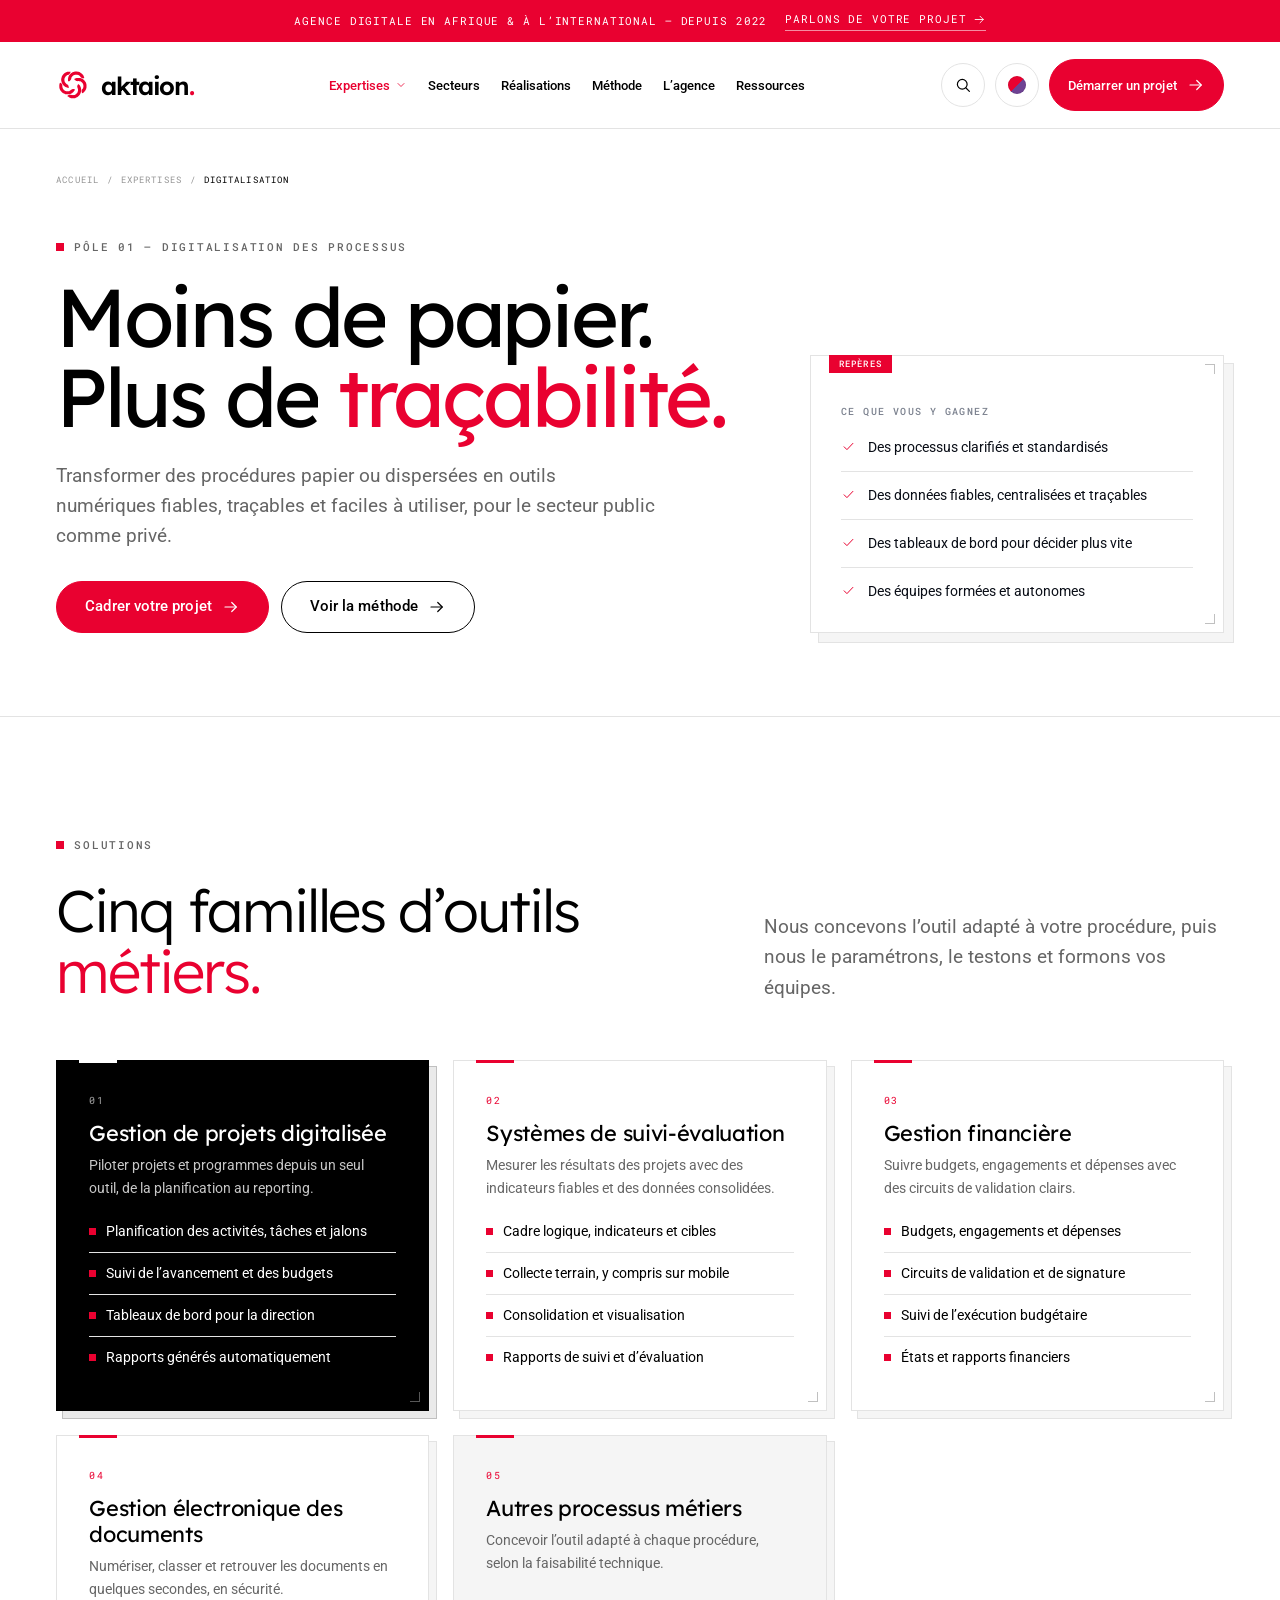
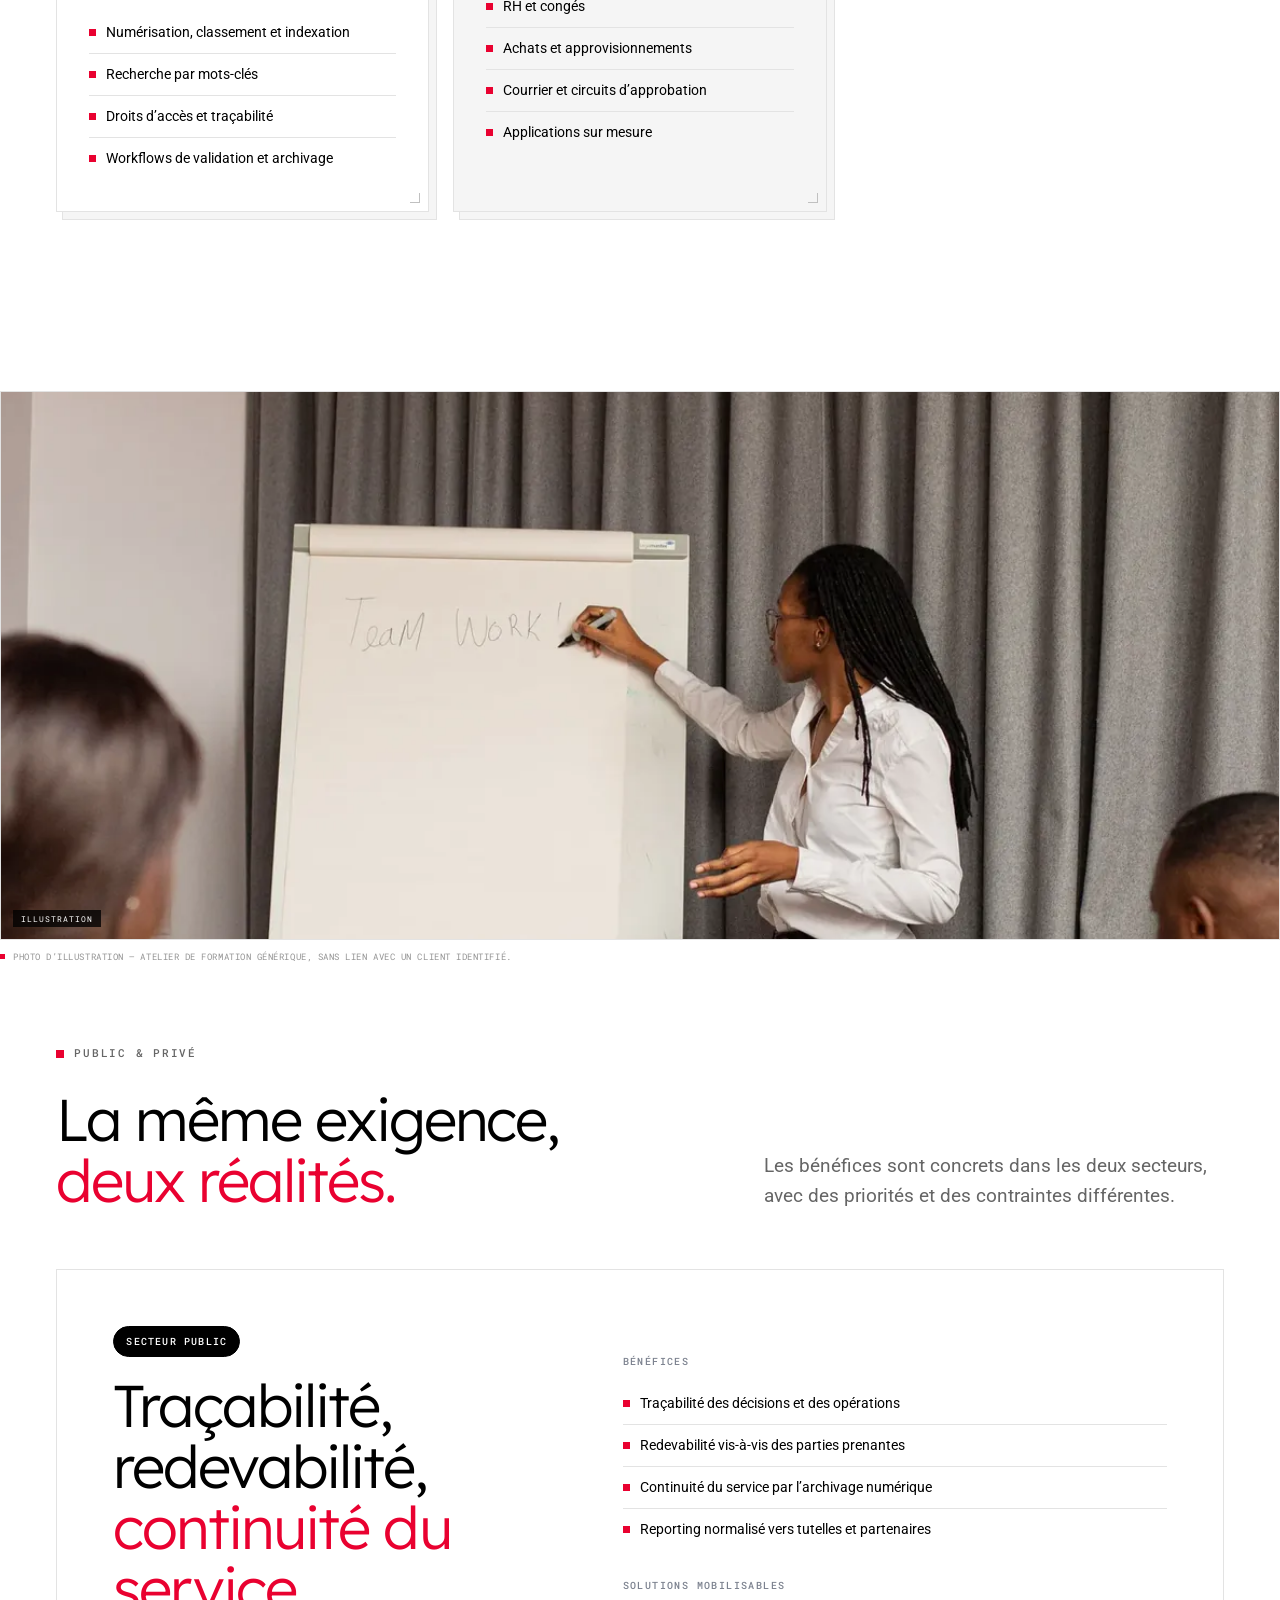
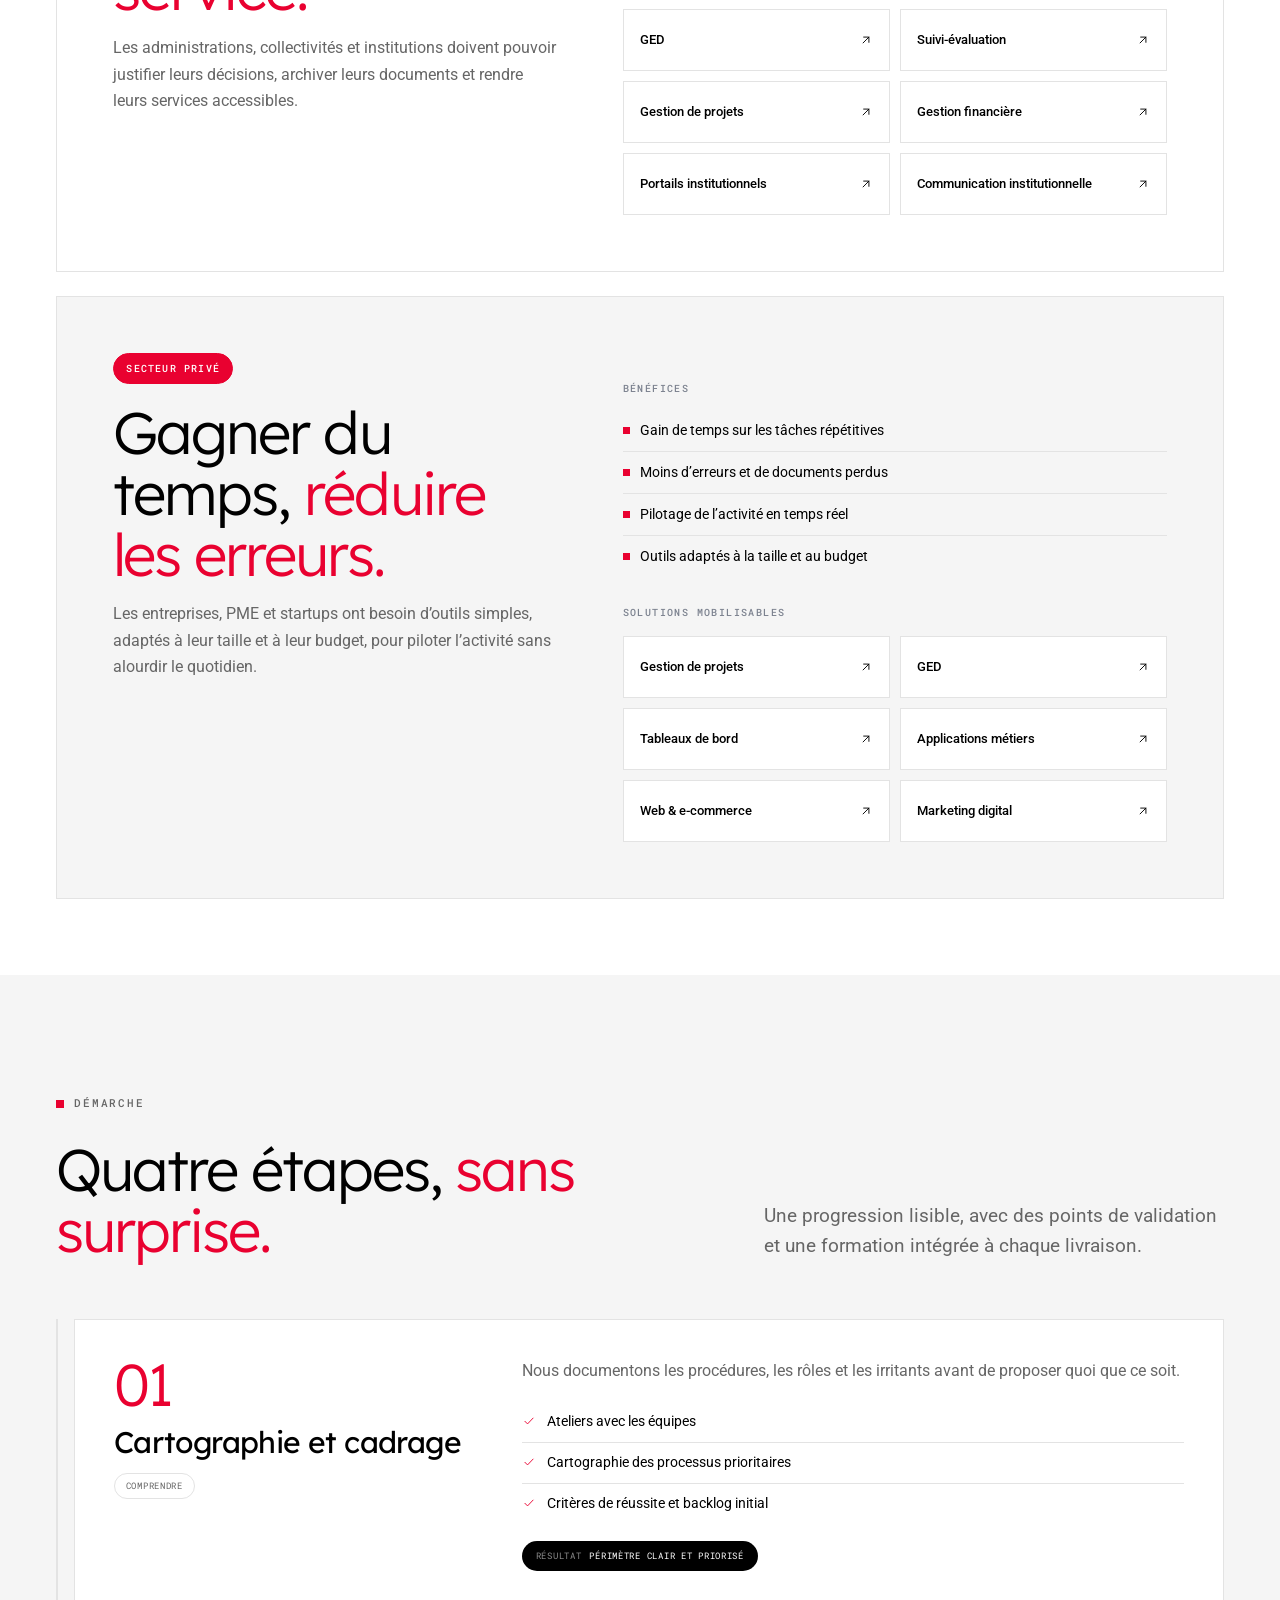
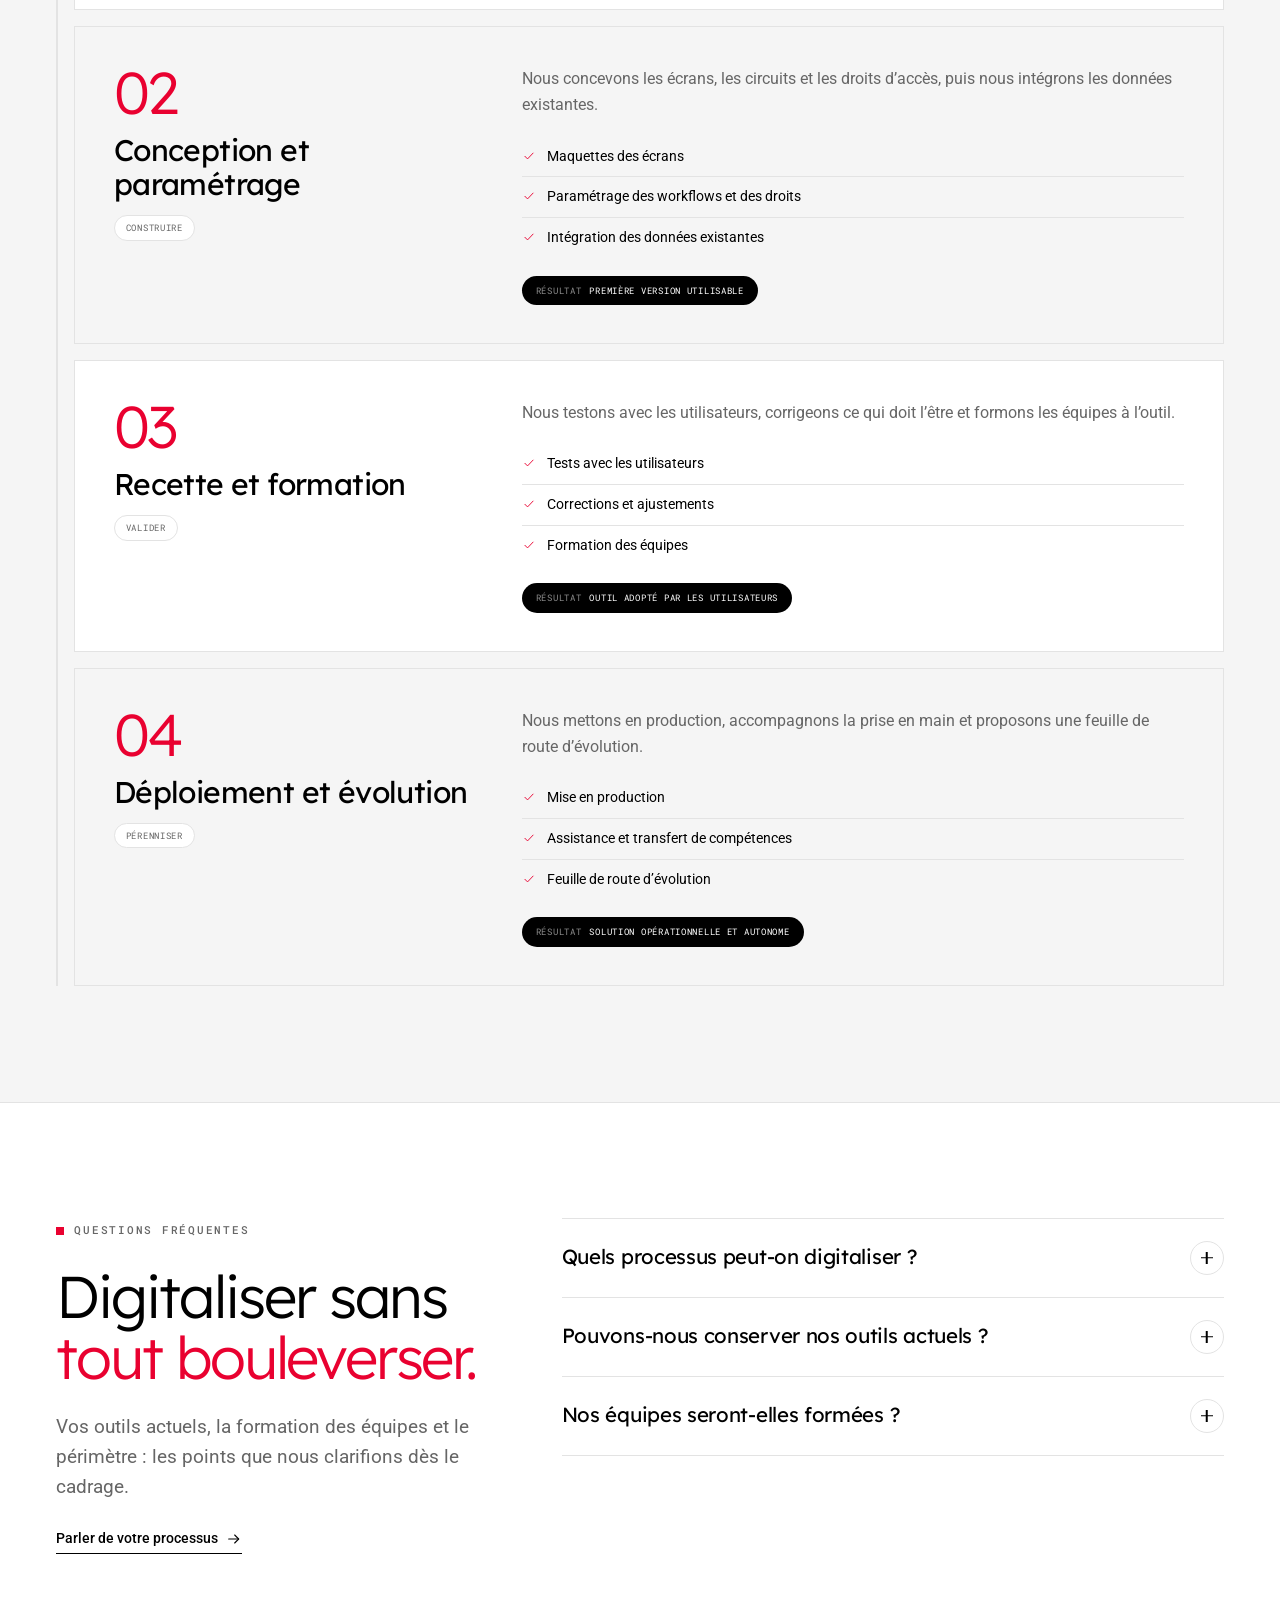
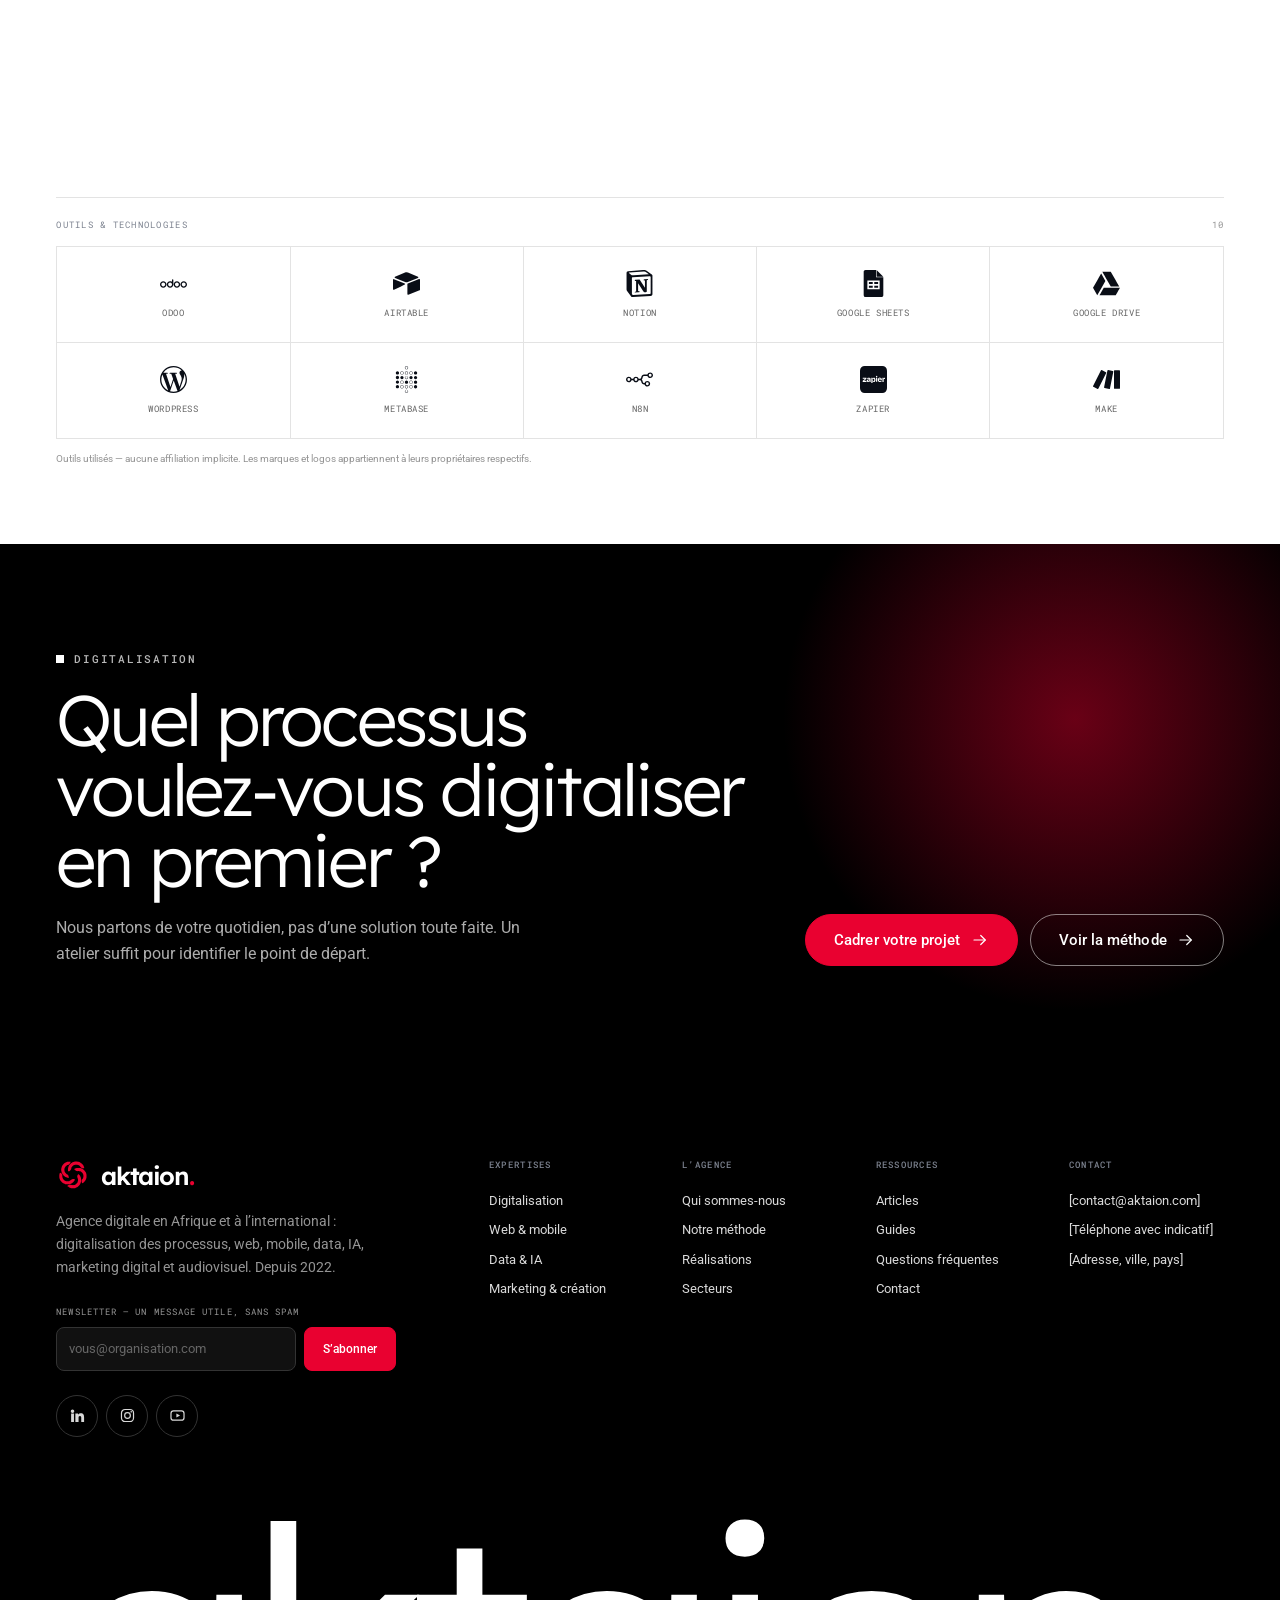
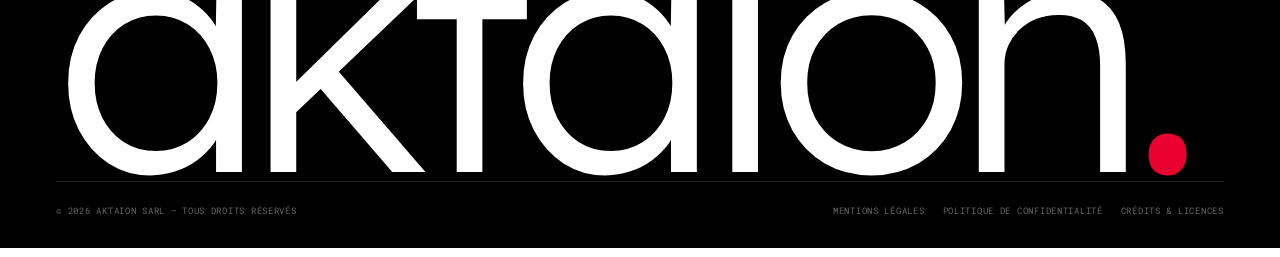
<file: digitalisation.html>
<!doctype html>
<html lang="fr">
<head>
  <meta charset="utf-8">
  <meta name="viewport" content="width=device-width, initial-scale=1">
  <title>Digitalisation des processus — Aktaion</title>
  <meta name="description" content="Digitalisation des processus métiers : gestion de projets, suivi-évaluation, gestion financière, GED et circuits de validation pour le secteur public et privé.">
  
  <meta name="theme-color" content="#ffffff" data-theme-color>
  <meta property="og:type" content="website">
  <meta property="og:site_name" content="Aktaion">
  <meta property="og:title" content="Digitalisation des processus — Aktaion">
  <meta property="og:description" content="Digitalisation des processus métiers : gestion de projets, suivi-évaluation, gestion financière, GED et circuits de validation pour le secteur public et privé.">
  <meta property="og:locale" content="fr_FR">
  <meta property="og:image" content="assets/img/og-aktaion.png">
  <meta property="og:image:width" content="1200">
  <meta property="og:image:height" content="630">
  <meta property="og:image:alt" content="Aktaion — agence digitale">
  <meta name="twitter:card" content="summary_large_image">
  <meta name="twitter:title" content="Digitalisation des processus — Aktaion">
  <meta name="twitter:description" content="Digitalisation des processus métiers : gestion de projets, suivi-évaluation, gestion financière, GED et circuits de validation pour le secteur public et privé.">
  <meta name="twitter:image" content="assets/img/og-aktaion.png">
  <link rel="icon" href="assets/img/favicon.svg" type="image/svg+xml" data-theme-favicon>
  <link rel="apple-touch-icon" href="assets/img/apple-touch-icon.png">
  <link rel="manifest" href="site.webmanifest">
  
  <script>(function(){try{if(localStorage.getItem('aktaion-theme')==='violet'){document.documentElement.setAttribute('data-theme','violet');var f=document.querySelector('[data-theme-favicon]');if(f)f.setAttribute('href','assets/img/favicon-violet.svg');}}catch(e){}})();</script>
  <link rel="preconnect" href="https://fonts.googleapis.com">
  <link rel="preconnect" href="https://fonts.gstatic.com" crossorigin>
  <link href="https://fonts.googleapis.com/css2?family=Lexend+Deca:wght@300;400;500;600&amp;family=Roboto+Mono:wght@400;500&amp;family=Roboto:wght@400;500;700&amp;display=swap" rel="stylesheet">
  <link rel="stylesheet" href="assets/css/site.css">
</head>
<body>
  <div class="scroll-progress" data-scroll-progress aria-hidden="true"></div>
  <a class="skip-link" href="#main">Aller au contenu</a>
  <div class="announce">
    <div class="container">
      <span>Agence digitale en Afrique &amp; à l’international — depuis 2022</span>
      <a href="contact.html">Parlons de votre projet <svg viewBox="0 0 24 24" fill="none" stroke="currentColor" stroke-width="1.6" stroke-linecap="round" stroke-linejoin="round" aria-hidden="true" focusable="false"><path d="M4 12h15"/><path d="m13 6 6 6-6 6"/></svg></a>
    </div>
  </div>
  <header class="site-header" data-header>
    <div class="container">
      <a class="brand" href="index.html" aria-label="Aktaion — accueil"><svg class="brand__mark" viewBox="0 0 512 512" fill="currentColor" aria-hidden="true" focusable="false"><path d="M127.50,95.00 L128.00,94.50 L140.00,94.50 L141.00,95.50 L145.00,95.50 L146.00,96.50 L151.00,97.50 L155.00,99.50 L160.00,103.50 L161.00,103.50 L168.50,111.00 L168.50,112.00 L171.50,115.00 L174.50,121.00 L174.50,123.00 L175.50,124.00 L176.50,129.00 L175.00,130.50 L167.00,130.50 L166.00,129.50 L164.00,129.50 L162.00,127.50 L161.00,127.50 L154.50,121.00 L154.50,120.00 L152.00,117.50 L151.00,117.50 L148.00,114.50 L144.00,112.50 L142.00,112.50 L141.00,111.50 L127.00,111.50 L126.00,112.50 L124.00,112.50 L120.00,114.50 L112.50,121.00 L112.50,122.00 L110.50,124.00 L108.50,128.00 L108.50,130.00 L107.50,131.00 L107.50,134.00 L105.50,138.00 L103.50,140.00 L103.50,141.00 L98.00,145.50 L96.00,146.50 L94.00,146.50 L93.00,147.50 L90.50,144.00 L90.50,131.00 L91.50,130.00 L91.50,126.00 L92.50,125.00 L92.50,123.00 L96.50,115.00 L98.50,113.00 L98.50,112.00 L108.00,102.50 L109.00,102.50 L111.00,100.50 L117.00,97.50 L119.00,97.50 L123.00,95.50 L127.50,95.00 Z M88.50,96.00 L89.00,95.50 L104.00,95.50 L104.50,97.00 L103.50,98.00 L102.50,103.00 L97.00,109.50 L96.00,109.50 L92.00,112.50 L90.00,112.50 L89.00,113.50 L87.00,113.50 L85.00,114.50 L83.00,116.50 L82.00,116.50 L76.50,122.00 L76.50,123.00 L73.50,127.00 L73.50,129.00 L71.50,133.00 L71.50,143.00 L72.50,144.00 L72.50,147.00 L75.50,153.00 L84.00,161.50 L88.00,163.50 L92.50,169.00 L93.50,171.00 L93.50,174.00 L94.50,175.00 L94.50,180.00 L93.00,181.50 L91.00,181.50 L90.00,180.50 L87.00,180.50 L86.00,179.50 L81.00,178.50 L77.00,176.50 L72.00,172.50 L71.00,172.50 L64.50,166.00 L64.50,165.00 L61.50,162.00 L56.50,152.00 L56.50,149.00 L55.50,148.00 L55.50,144.00 L54.50,143.00 L54.50,133.00 L55.50,132.00 L55.50,128.00 L56.50,127.00 L57.50,122.00 L60.50,116.00 L62.50,114.00 L62.50,113.00 L65.50,110.00 L65.50,109.00 L73.00,102.50 L76.00,101.50 L80.00,98.50 L82.00,98.50 L83.00,97.50 L85.00,97.50 L86.00,96.50 L88.50,96.00 Z M137.50,129.00 L138.00,128.50 L152.00,128.50 L153.00,129.50 L157.00,129.50 L158.00,130.50 L160.00,130.50 L161.00,131.50 L163.00,131.50 L167.00,133.50 L173.00,138.50 L174.00,138.50 L178.50,143.00 L178.50,144.00 L183.50,150.00 L186.50,156.00 L186.50,158.00 L187.50,159.00 L187.50,162.00 L188.50,163.00 L188.50,180.00 L187.50,181.00 L187.50,184.00 L186.50,185.00 L186.50,187.00 L182.50,195.00 L179.50,198.00 L179.50,199.00 L172.00,206.50 L171.00,206.50 L167.00,209.50 L166.00,209.50 L163.50,206.00 L163.50,203.00 L162.50,202.00 L162.50,197.00 L163.50,196.00 L163.50,193.00 L165.50,189.00 L169.50,184.00 L170.50,182.00 L170.50,180.00 L171.50,179.00 L171.50,175.00 L172.50,174.00 L172.50,169.00 L171.50,168.00 L171.50,164.00 L170.50,163.00 L170.50,161.00 L167.50,157.00 L167.50,156.00 L160.00,148.50 L156.00,146.50 L154.00,146.50 L153.00,145.50 L149.00,145.50 L148.00,144.50 L143.00,144.50 L142.00,145.50 L140.00,145.50 L139.00,144.50 L135.00,144.50 L129.00,141.50 L125.50,138.00 L123.50,134.00 L128.00,131.50 L130.00,131.50 L131.00,130.50 L137.50,129.00 Z M48.50,154.00 L49.00,153.50 L53.00,155.50 L57.50,160.00 L60.50,166.00 L60.50,175.00 L61.50,176.00 L61.50,180.00 L65.50,188.00 L72.00,194.50 L73.00,194.50 L75.00,196.50 L77.00,197.50 L79.00,197.50 L80.00,198.50 L83.00,198.50 L84.00,199.50 L92.00,199.50 L93.00,198.50 L96.00,198.50 L102.00,195.50 L109.00,189.50 L111.00,189.50 L115.00,187.50 L122.00,187.50 L123.00,188.50 L126.00,188.50 L127.50,190.00 L124.50,196.00 L121.50,199.00 L121.50,200.00 L115.00,206.50 L114.00,206.50 L111.00,209.50 L103.00,213.50 L101.00,213.50 L100.00,214.50 L97.00,214.50 L96.00,215.50 L80.00,215.50 L79.00,214.50 L76.00,214.50 L70.00,211.50 L68.00,211.50 L66.00,209.50 L63.00,208.50 L55.50,202.00 L55.50,201.00 L51.50,197.00 L51.50,196.00 L49.50,194.00 L47.50,190.00 L47.50,188.00 L45.50,184.00 L45.50,181.00 L44.50,180.00 L44.50,164.00 L45.50,163.00 L45.50,160.00 L46.50,159.00 L46.50,157.00 L48.50,154.00 Z M143.50,162.00 L147.00,161.50 L153.50,169.00 L158.50,179.00 L158.50,182.00 L159.50,183.00 L159.50,188.00 L160.50,189.00 L160.50,197.00 L159.50,198.00 L159.50,203.00 L158.50,204.00 L157.50,209.00 L154.50,215.00 L149.50,221.00 L149.50,222.00 L141.00,229.50 L138.00,230.50 L136.00,232.50 L134.00,232.50 L128.00,235.50 L124.00,235.50 L123.00,236.50 L111.00,236.50 L110.00,235.50 L106.00,235.50 L105.00,234.50 L100.00,233.50 L96.00,231.50 L91.00,227.50 L90.00,227.50 L87.50,225.00 L87.50,223.00 L94.00,218.50 L96.00,218.50 L97.00,217.50 L106.00,217.50 L110.00,219.50 L115.00,219.50 L116.00,220.50 L118.00,220.50 L119.00,219.50 L123.00,219.50 L124.00,218.50 L126.00,218.50 L132.00,215.50 L138.50,209.00 L138.50,208.00 L141.50,204.00 L141.50,202.00 L143.50,198.00 L143.50,188.00 L142.50,187.00 L142.50,184.00 L140.50,181.00 L140.50,178.00 L139.50,177.00 L139.50,171.00 L140.50,170.00 L140.50,167.00 L143.50,163.00 L143.50,162.00 Z" transform="translate(-76.800 -216.178) scale(2.84444)" fill="currentColor" fill-rule="evenodd"/></svg><span class="brand__word">aktaion<i>.</i></span></a>
      <nav class="nav" aria-label="Navigation principale"><div class="nav__item nav__item--mega">
        <a class="nav__link" href="expertises.html" aria-current="page">Expertises <svg viewBox="0 0 24 24" fill="none" stroke="currentColor" stroke-width="1.6" stroke-linecap="round" stroke-linejoin="round" aria-hidden="true" focusable="false"><path d="m6 9 6 6 6-6"/></svg></a>
        <div class="mega">
    <div class="mega__head">
      <span class="mono">Quatre pôles d’expertise</span>
      <a href="expertises.html">Voir tous les pôles <svg viewBox="0 0 24 24" fill="none" stroke="currentColor" stroke-width="1.6" stroke-linecap="round" stroke-linejoin="round" aria-hidden="true" focusable="false"><path d="M7 17 17 7"/><path d="M8 7h9v9"/></svg></a>
    </div>
    <div class="mega__grid">
      <a class="mega__link" href="digitalisation.html">
        <span>01</span>
        <strong>Digitalisation des processus</strong>
        <span>Numériser les procédures pour gagner en fiabilité, en traçabilité et en rapidité.</span>
      </a><a class="mega__link" href="web-mobile.html">
        <span>02</span>
        <strong>Web, mobile & e-commerce</strong>
        <span>Sites vitrines, boutiques en ligne et applications mobiles pensés pour convertir.</span>
      </a><a class="mega__link" href="expertises.html#data-ia">
        <span>03</span>
        <strong>Data & intelligence artificielle</strong>
        <span>Données structurées, tableaux de bord et IA appliquée aux métiers.</span>
      </a><a class="mega__link" href="marketing.html">
        <span>04</span>
        <strong>Marketing, création & audiovisuel</strong>
        <span>Stratégie, contenus, vidéo et identité visuelle pour rendre votre organisation visible.</span>
      </a>
    </div>
    <div class="mega__foot">
      <p>Une seule équipe, de l’idée à la mise en ligne.</p>
      <a class="btn btn--black btn--sm" href="contact.html">Parler de votre projet <svg viewBox="0 0 24 24" fill="none" stroke="currentColor" stroke-width="1.6" stroke-linecap="round" stroke-linejoin="round" aria-hidden="true" focusable="false"><path d="M4 12h15"/><path d="m13 6 6 6-6 6"/></svg></a>
    </div>
  </div>
      </div><div class="nav__item"><a class="nav__link" href="secteurs.html">Secteurs</a></div><div class="nav__item"><a class="nav__link" href="realisations.html">Réalisations</a></div><div class="nav__item"><a class="nav__link" href="methode.html">Méthode</a></div><div class="nav__item"><a class="nav__link" href="agence.html">L’agence</a></div><div class="nav__item"><a class="nav__link" href="ressources.html">Ressources</a></div></nav>
      <div class="header__actions">
        <button class="icon-btn" type="button" data-search-open aria-label="Ouvrir la recherche"><svg viewBox="0 0 24 24" fill="none" stroke="currentColor" stroke-width="1.6" stroke-linecap="round" stroke-linejoin="round" aria-hidden="true" focusable="false"><circle cx="11" cy="11" r="6.5"/><path d="m16 16 4.5 4.5"/></svg></button>
        <button class="icon-btn theme-toggle" type="button" data-theme-toggle aria-pressed="false" aria-label="Passer à la version violette" title="Passer à la version violette"><span class="theme-toggle__swatch" aria-hidden="true"></span></button>
        <a class="btn btn--red header__cta" href="contact.html">Démarrer un projet <svg viewBox="0 0 24 24" fill="none" stroke="currentColor" stroke-width="1.6" stroke-linecap="round" stroke-linejoin="round" aria-hidden="true" focusable="false"><path d="M4 12h15"/><path d="m13 6 6 6-6 6"/></svg></a>
        <button class="nav-toggle" type="button" data-menu-toggle aria-controls="mobile-menu" aria-expanded="false" aria-label="Ouvrir le menu">
          <span></span><span></span>
        </button>
      </div>
    </div>
  </header>
  <div class="search-overlay" id="search-overlay" hidden>
    <div class="search-overlay__panel" role="dialog" aria-modal="true" aria-label="Rechercher sur le site">
      <div class="search-overlay__head">
        <span class="mono">Recherche</span>
        <button class="icon-btn" type="button" data-search-close aria-label="Fermer la recherche"><svg viewBox="0 0 24 24" fill="none" stroke="currentColor" stroke-width="1.6" stroke-linecap="round" stroke-linejoin="round" aria-hidden="true" focusable="false"><path d="m6 6 12 12"/><path d="M18 6 6 18"/></svg></button>
      </div>
      <label class="visually-hidden" for="site-search">Rechercher sur le site</label>
      <input type="search" id="site-search" placeholder="Rechercher une expertise, une page…" autocomplete="off">
      <ul class="search-results" data-search-results>
        <li><a href="index.html">Accueil<span>Page</span></a></li><li><a href="expertises.html">Expertises<span>Page</span></a></li><li><a href="digitalisation.html">Digitalisation des processus<span>Pôle 01</span></a></li><li><a href="web-mobile.html">Web, mobile & e-commerce<span>Pôle 02</span></a></li><li><a href="expertises.html#data-ia">Data & intelligence artificielle<span>Pôle 03</span></a></li><li><a href="marketing.html">Marketing, création & audiovisuel<span>Pôle 04</span></a></li><li><a href="secteurs.html">Secteurs public & privé<span>Page</span></a></li><li><a href="realisations.html">Réalisations<span>Page</span></a></li><li><a href="methode.html">Méthode en cinq phases<span>Page</span></a></li><li><a href="agence.html">L’agence<span>Page</span></a></li><li><a href="ressources.html">Ressources & articles<span>Page</span></a></li><li><a href="index.html#faq">FAQ<span>Accueil</span></a></li><li><a href="contact.html">Contact & devis<span>Page</span></a></li>
      </ul>
    </div>
  </div>
  <div class="mobile-menu" id="mobile-menu" hidden>
    <div class="container">
      <div class="mobile-menu__inner">
        <div class="mobile-menu__top">
          <a class="brand" href="index.html" aria-label="Aktaion — accueil"><svg class="brand__mark" viewBox="0 0 512 512" fill="currentColor" aria-hidden="true" focusable="false"><path d="M127.50,95.00 L128.00,94.50 L140.00,94.50 L141.00,95.50 L145.00,95.50 L146.00,96.50 L151.00,97.50 L155.00,99.50 L160.00,103.50 L161.00,103.50 L168.50,111.00 L168.50,112.00 L171.50,115.00 L174.50,121.00 L174.50,123.00 L175.50,124.00 L176.50,129.00 L175.00,130.50 L167.00,130.50 L166.00,129.50 L164.00,129.50 L162.00,127.50 L161.00,127.50 L154.50,121.00 L154.50,120.00 L152.00,117.50 L151.00,117.50 L148.00,114.50 L144.00,112.50 L142.00,112.50 L141.00,111.50 L127.00,111.50 L126.00,112.50 L124.00,112.50 L120.00,114.50 L112.50,121.00 L112.50,122.00 L110.50,124.00 L108.50,128.00 L108.50,130.00 L107.50,131.00 L107.50,134.00 L105.50,138.00 L103.50,140.00 L103.50,141.00 L98.00,145.50 L96.00,146.50 L94.00,146.50 L93.00,147.50 L90.50,144.00 L90.50,131.00 L91.50,130.00 L91.50,126.00 L92.50,125.00 L92.50,123.00 L96.50,115.00 L98.50,113.00 L98.50,112.00 L108.00,102.50 L109.00,102.50 L111.00,100.50 L117.00,97.50 L119.00,97.50 L123.00,95.50 L127.50,95.00 Z M88.50,96.00 L89.00,95.50 L104.00,95.50 L104.50,97.00 L103.50,98.00 L102.50,103.00 L97.00,109.50 L96.00,109.50 L92.00,112.50 L90.00,112.50 L89.00,113.50 L87.00,113.50 L85.00,114.50 L83.00,116.50 L82.00,116.50 L76.50,122.00 L76.50,123.00 L73.50,127.00 L73.50,129.00 L71.50,133.00 L71.50,143.00 L72.50,144.00 L72.50,147.00 L75.50,153.00 L84.00,161.50 L88.00,163.50 L92.50,169.00 L93.50,171.00 L93.50,174.00 L94.50,175.00 L94.50,180.00 L93.00,181.50 L91.00,181.50 L90.00,180.50 L87.00,180.50 L86.00,179.50 L81.00,178.50 L77.00,176.50 L72.00,172.50 L71.00,172.50 L64.50,166.00 L64.50,165.00 L61.50,162.00 L56.50,152.00 L56.50,149.00 L55.50,148.00 L55.50,144.00 L54.50,143.00 L54.50,133.00 L55.50,132.00 L55.50,128.00 L56.50,127.00 L57.50,122.00 L60.50,116.00 L62.50,114.00 L62.50,113.00 L65.50,110.00 L65.50,109.00 L73.00,102.50 L76.00,101.50 L80.00,98.50 L82.00,98.50 L83.00,97.50 L85.00,97.50 L86.00,96.50 L88.50,96.00 Z M137.50,129.00 L138.00,128.50 L152.00,128.50 L153.00,129.50 L157.00,129.50 L158.00,130.50 L160.00,130.50 L161.00,131.50 L163.00,131.50 L167.00,133.50 L173.00,138.50 L174.00,138.50 L178.50,143.00 L178.50,144.00 L183.50,150.00 L186.50,156.00 L186.50,158.00 L187.50,159.00 L187.50,162.00 L188.50,163.00 L188.50,180.00 L187.50,181.00 L187.50,184.00 L186.50,185.00 L186.50,187.00 L182.50,195.00 L179.50,198.00 L179.50,199.00 L172.00,206.50 L171.00,206.50 L167.00,209.50 L166.00,209.50 L163.50,206.00 L163.50,203.00 L162.50,202.00 L162.50,197.00 L163.50,196.00 L163.50,193.00 L165.50,189.00 L169.50,184.00 L170.50,182.00 L170.50,180.00 L171.50,179.00 L171.50,175.00 L172.50,174.00 L172.50,169.00 L171.50,168.00 L171.50,164.00 L170.50,163.00 L170.50,161.00 L167.50,157.00 L167.50,156.00 L160.00,148.50 L156.00,146.50 L154.00,146.50 L153.00,145.50 L149.00,145.50 L148.00,144.50 L143.00,144.50 L142.00,145.50 L140.00,145.50 L139.00,144.50 L135.00,144.50 L129.00,141.50 L125.50,138.00 L123.50,134.00 L128.00,131.50 L130.00,131.50 L131.00,130.50 L137.50,129.00 Z M48.50,154.00 L49.00,153.50 L53.00,155.50 L57.50,160.00 L60.50,166.00 L60.50,175.00 L61.50,176.00 L61.50,180.00 L65.50,188.00 L72.00,194.50 L73.00,194.50 L75.00,196.50 L77.00,197.50 L79.00,197.50 L80.00,198.50 L83.00,198.50 L84.00,199.50 L92.00,199.50 L93.00,198.50 L96.00,198.50 L102.00,195.50 L109.00,189.50 L111.00,189.50 L115.00,187.50 L122.00,187.50 L123.00,188.50 L126.00,188.50 L127.50,190.00 L124.50,196.00 L121.50,199.00 L121.50,200.00 L115.00,206.50 L114.00,206.50 L111.00,209.50 L103.00,213.50 L101.00,213.50 L100.00,214.50 L97.00,214.50 L96.00,215.50 L80.00,215.50 L79.00,214.50 L76.00,214.50 L70.00,211.50 L68.00,211.50 L66.00,209.50 L63.00,208.50 L55.50,202.00 L55.50,201.00 L51.50,197.00 L51.50,196.00 L49.50,194.00 L47.50,190.00 L47.50,188.00 L45.50,184.00 L45.50,181.00 L44.50,180.00 L44.50,164.00 L45.50,163.00 L45.50,160.00 L46.50,159.00 L46.50,157.00 L48.50,154.00 Z M143.50,162.00 L147.00,161.50 L153.50,169.00 L158.50,179.00 L158.50,182.00 L159.50,183.00 L159.50,188.00 L160.50,189.00 L160.50,197.00 L159.50,198.00 L159.50,203.00 L158.50,204.00 L157.50,209.00 L154.50,215.00 L149.50,221.00 L149.50,222.00 L141.00,229.50 L138.00,230.50 L136.00,232.50 L134.00,232.50 L128.00,235.50 L124.00,235.50 L123.00,236.50 L111.00,236.50 L110.00,235.50 L106.00,235.50 L105.00,234.50 L100.00,233.50 L96.00,231.50 L91.00,227.50 L90.00,227.50 L87.50,225.00 L87.50,223.00 L94.00,218.50 L96.00,218.50 L97.00,217.50 L106.00,217.50 L110.00,219.50 L115.00,219.50 L116.00,220.50 L118.00,220.50 L119.00,219.50 L123.00,219.50 L124.00,218.50 L126.00,218.50 L132.00,215.50 L138.50,209.00 L138.50,208.00 L141.50,204.00 L141.50,202.00 L143.50,198.00 L143.50,188.00 L142.50,187.00 L142.50,184.00 L140.50,181.00 L140.50,178.00 L139.50,177.00 L139.50,171.00 L140.50,170.00 L140.50,167.00 L143.50,163.00 L143.50,162.00 Z" transform="translate(-76.800 -216.178) scale(2.84444)" fill="currentColor" fill-rule="evenodd"/></svg><span class="brand__word">aktaion<i>.</i></span></a>
          <button class="mobile-menu__close" type="button" data-menu-close aria-label="Fermer le menu"><svg viewBox="0 0 24 24" fill="none" stroke="currentColor" stroke-width="1.6" stroke-linecap="round" stroke-linejoin="round" aria-hidden="true" focusable="false"><path d="m6 6 12 12"/><path d="M18 6 6 18"/></svg></button>
        </div>
        <details>
          <summary>Expertises <svg viewBox="0 0 24 24" fill="none" stroke="currentColor" stroke-width="1.6" stroke-linecap="round" stroke-linejoin="round" aria-hidden="true" focusable="false"><path d="m6 9 6 6 6-6"/></svg></summary>
          <div class="mobile-sub">
            <a href="digitalisation.html">01 — Digitalisation des processus</a><a href="web-mobile.html">02 — Web, mobile & e-commerce</a><a href="expertises.html#data-ia">03 — Data & intelligence artificielle</a><a href="marketing.html">04 — Marketing, création & audiovisuel</a>
            <a href="expertises.html">Tous les pôles</a>
          </div>
        </details>
        <a class="mobile-link" href="secteurs.html">Secteurs <svg viewBox="0 0 24 24" fill="none" stroke="currentColor" stroke-width="1.6" stroke-linecap="round" stroke-linejoin="round" aria-hidden="true" focusable="false"><path d="M7 17 17 7"/><path d="M8 7h9v9"/></svg></a><a class="mobile-link" href="realisations.html">Réalisations <svg viewBox="0 0 24 24" fill="none" stroke="currentColor" stroke-width="1.6" stroke-linecap="round" stroke-linejoin="round" aria-hidden="true" focusable="false"><path d="M7 17 17 7"/><path d="M8 7h9v9"/></svg></a><a class="mobile-link" href="methode.html">Méthode <svg viewBox="0 0 24 24" fill="none" stroke="currentColor" stroke-width="1.6" stroke-linecap="round" stroke-linejoin="round" aria-hidden="true" focusable="false"><path d="M7 17 17 7"/><path d="M8 7h9v9"/></svg></a><a class="mobile-link" href="agence.html">L’agence <svg viewBox="0 0 24 24" fill="none" stroke="currentColor" stroke-width="1.6" stroke-linecap="round" stroke-linejoin="round" aria-hidden="true" focusable="false"><path d="M7 17 17 7"/><path d="M8 7h9v9"/></svg></a><a class="mobile-link" href="ressources.html">Ressources <svg viewBox="0 0 24 24" fill="none" stroke="currentColor" stroke-width="1.6" stroke-linecap="round" stroke-linejoin="round" aria-hidden="true" focusable="false"><path d="M7 17 17 7"/><path d="M8 7h9v9"/></svg></a>
        <a class="btn btn--red" href="contact.html">Démarrer un projet <svg viewBox="0 0 24 24" fill="none" stroke="currentColor" stroke-width="1.6" stroke-linecap="round" stroke-linejoin="round" aria-hidden="true" focusable="false"><path d="M4 12h15"/><path d="m13 6 6 6-6 6"/></svg></a>
      </div>
    </div>
  </div>
  <main id="main">

<section class="page-hero">
    <div class="container">
      <nav class="breadcrumb" aria-label="Fil d’Ariane">
        <a href="index.html">Accueil</a><span aria-hidden="true">/</span><a href="expertises.html">Expertises</a><span aria-hidden="true">/</span><span aria-current="page">Digitalisation</span>
      </nav>
      <div class="page-hero__grid">
        <div>
          <span class="eyebrow">Pôle 01 — Digitalisation des processus</span>
          <h1 class="h1 page-hero__title"><span class="kinetic" data-kinetic>Moins de papier. Plus de <em>traçabilité.</em></span></h1>
          <p class="lead page-hero__lead">Transformer des procédures papier ou dispersées en outils numériques fiables, traçables et faciles à utiliser, pour le secteur public comme privé.</p>
          <div class="hero__actions"><a class="btn btn--red" href="contact.html" data-magnetic>Cadrer votre projet<svg viewBox="0 0 24 24" fill="none" stroke="currentColor" stroke-width="1.6" stroke-linecap="round" stroke-linejoin="round" aria-hidden="true" focusable="false"><path d="M4 12h15"/><path d="m13 6 6 6-6 6"/></svg></a><a class="btn btn--outline" href="methode.html" data-magnetic>Voir la méthode<svg viewBox="0 0 24 24" fill="none" stroke="currentColor" stroke-width="1.6" stroke-linecap="round" stroke-linejoin="round" aria-hidden="true" focusable="false"><path d="M4 12h15"/><path d="m13 6 6 6-6 6"/></svg></a></div>
        </div>
        <div class="points-card file-card file-card--points reveal" data-tilt>
    <span class="file-card__tab" aria-hidden="true">Repères</span>
    <h2>Ce que vous y gagnez</h2>
    <ul><li><svg viewBox="0 0 24 24" fill="none" stroke="currentColor" stroke-width="1.6" stroke-linecap="round" stroke-linejoin="round" aria-hidden="true" focusable="false"><path d="m5 12.5 4.5 4.5L19 7"/></svg><span>Des processus clarifiés et standardisés</span></li><li><svg viewBox="0 0 24 24" fill="none" stroke="currentColor" stroke-width="1.6" stroke-linecap="round" stroke-linejoin="round" aria-hidden="true" focusable="false"><path d="m5 12.5 4.5 4.5L19 7"/></svg><span>Des données fiables, centralisées et traçables</span></li><li><svg viewBox="0 0 24 24" fill="none" stroke="currentColor" stroke-width="1.6" stroke-linecap="round" stroke-linejoin="round" aria-hidden="true" focusable="false"><path d="m5 12.5 4.5 4.5L19 7"/></svg><span>Des tableaux de bord pour décider plus vite</span></li><li><svg viewBox="0 0 24 24" fill="none" stroke="currentColor" stroke-width="1.6" stroke-linecap="round" stroke-linejoin="round" aria-hidden="true" focusable="false"><path d="m5 12.5 4.5 4.5L19 7"/></svg><span>Des équipes formées et autonomes</span></li></ul>
    <span class="file-card__crop file-card__crop--br" aria-hidden="true"></span>
  </div>
      </div>
    </div>
  </section>

<section class="section" id="solutions">
  <div class="container">
    <div class="section-head reveal">
    <div>
      <span class="eyebrow">Solutions</span>
      <h2 class="h2 mt-24">Cinq familles d’outils <em>métiers.</em></h2>
    </div>
    <div class="section-head__lead">
      <p class="lead">Nous concevons l’outil adapté à votre procédure, puis nous le paramétrons, le testons et formons vos équipes.</p>
      
    </div>
  </div>
    <div class="card-grid-3" data-stagger>
      <article class="panel panel--black reveal">
    <span class="panel__num">01</span>
    <h3 class="h4">Gestion de projets digitalisée</h3>
    <p>Piloter projets et programmes depuis un seul outil, de la planification au reporting.</p>
    <ul class="stake-list"><li>Planification des activités, tâches et jalons</li><li>Suivi de l’avancement et des budgets</li><li>Tableaux de bord pour la direction</li><li>Rapports générés automatiquement</li></ul>
    
  </article>
      <article class="panel reveal">
    <span class="panel__num">02</span>
    <h3 class="h4">Systèmes de suivi-évaluation</h3>
    <p>Mesurer les résultats des projets avec des indicateurs fiables et des données consolidées.</p>
    <ul class="stake-list"><li>Cadre logique, indicateurs et cibles</li><li>Collecte terrain, y compris sur mobile</li><li>Consolidation et visualisation</li><li>Rapports de suivi et d’évaluation</li></ul>
    
  </article>
      <article class="panel reveal">
    <span class="panel__num">03</span>
    <h3 class="h4">Gestion financière</h3>
    <p>Suivre budgets, engagements et dépenses avec des circuits de validation clairs.</p>
    <ul class="stake-list"><li>Budgets, engagements et dépenses</li><li>Circuits de validation et de signature</li><li>Suivi de l’exécution budgétaire</li><li>États et rapports financiers</li></ul>
    
  </article>
      <article class="panel reveal">
    <span class="panel__num">04</span>
    <h3 class="h4">Gestion électronique des documents</h3>
    <p>Numériser, classer et retrouver les documents en quelques secondes, en sécurité.</p>
    <ul class="stake-list"><li>Numérisation, classement et indexation</li><li>Recherche par mots-clés</li><li>Droits d’accès et traçabilité</li><li>Workflows de validation et archivage</li></ul>
    
  </article>
      <article class="panel panel--grey reveal">
    <span class="panel__num">05</span>
    <h3 class="h4">Autres processus métiers</h3>
    <p>Concevoir l’outil adapté à chaque procédure, selon la faisabilité technique.</p>
    <ul class="stake-list"><li>RH et congés</li><li>Achats et approvisionnements</li><li>Courrier et circuits d’approbation</li><li>Applications sur mesure</li></ul>
    
  </article>
    </div>
  </div>
</section>

<div class="media-band" data-parallax="0.06">
    <figure class="media media-band__figure">
    <div class="media__frame" style="aspect-ratio:21 / 9">
      <img src="assets/img/photos/formation-agents-1280.webp" srcset="assets/img/photos/formation-agents-640.webp 640w, assets/img/photos/formation-agents-1280.webp 1280w" sizes="100vw" width="1280" height="720" alt="Atelier de formation devant un tableau blanc." loading="lazy" decoding="async" draggable="false" style="object-position:55% 40%">
      <span class="media__stamp" aria-hidden="true">Illustration</span>
    </div>
    <figcaption class="media__caption">Photo d’illustration — atelier de formation générique, sans lien avec un client identifié.</figcaption>
  </figure>
  </div>

<section class="section section--tight">
  <div class="container">
    <div class="section-head reveal">
    <div>
      <span class="eyebrow">Public & privé</span>
      <h2 class="h2 mt-24">La même exigence, <em>deux réalités.</em></h2>
    </div>
    <div class="section-head__lead">
      <p class="lead">Les bénéfices sont concrets dans les deux secteurs, avec des priorités et des contraintes différentes.</p>
      
    </div>
  </div>
    <div class="sector-block">
      <div>
        <div class="sector-block__tag"><span class="tag tag--black">Secteur public</span></div>
        <h2 class="h2">Traçabilité, redevabilité, <em>continuité du service.</em></h2>
        <p class="body">Les administrations, collectivités et institutions doivent pouvoir justifier leurs décisions, archiver leurs documents et rendre leurs services accessibles.</p>
      </div>
      <div>
        <h3>Bénéfices</h3>
        <ul class="stake-list">
          <li>Traçabilité des décisions et des opérations</li>
          <li>Redevabilité vis-à-vis des parties prenantes</li>
          <li>Continuité du service par l’archivage numérique</li>
          <li>Reporting normalisé vers tutelles et partenaires</li>
        </ul>
        <h3>Solutions mobilisables</h3>
        <div class="solution-grid">
          <a class="solution-link" href="digitalisation.html#solutions"><span>GED</span><svg viewBox="0 0 24 24" fill="none" stroke="currentColor" stroke-width="1.6" stroke-linecap="round" stroke-linejoin="round" aria-hidden="true" focusable="false"><path d="M7 17 17 7"/><path d="M8 7h9v9"/></svg></a>
          <a class="solution-link" href="digitalisation.html#solutions"><span>Suivi-évaluation</span><svg viewBox="0 0 24 24" fill="none" stroke="currentColor" stroke-width="1.6" stroke-linecap="round" stroke-linejoin="round" aria-hidden="true" focusable="false"><path d="M7 17 17 7"/><path d="M8 7h9v9"/></svg></a>
          <a class="solution-link" href="digitalisation.html#solutions"><span>Gestion de projets</span><svg viewBox="0 0 24 24" fill="none" stroke="currentColor" stroke-width="1.6" stroke-linecap="round" stroke-linejoin="round" aria-hidden="true" focusable="false"><path d="M7 17 17 7"/><path d="M8 7h9v9"/></svg></a>
          <a class="solution-link" href="digitalisation.html#solutions"><span>Gestion financière</span><svg viewBox="0 0 24 24" fill="none" stroke="currentColor" stroke-width="1.6" stroke-linecap="round" stroke-linejoin="round" aria-hidden="true" focusable="false"><path d="M7 17 17 7"/><path d="M8 7h9v9"/></svg></a>
          <a class="solution-link" href="web-mobile.html"><span>Portails institutionnels</span><svg viewBox="0 0 24 24" fill="none" stroke="currentColor" stroke-width="1.6" stroke-linecap="round" stroke-linejoin="round" aria-hidden="true" focusable="false"><path d="M7 17 17 7"/><path d="M8 7h9v9"/></svg></a>
          <a class="solution-link" href="marketing.html"><span>Communication institutionnelle</span><svg viewBox="0 0 24 24" fill="none" stroke="currentColor" stroke-width="1.6" stroke-linecap="round" stroke-linejoin="round" aria-hidden="true" focusable="false"><path d="M7 17 17 7"/><path d="M8 7h9v9"/></svg></a>
        </div>
      </div>
    </div>
    <div class="sector-block sector-block--grey">
      <div>
        <div class="sector-block__tag"><span class="tag tag--red">Secteur privé</span></div>
        <h2 class="h2">Gagner du temps, <em>réduire les erreurs.</em></h2>
        <p class="body">Les entreprises, PME et startups ont besoin d’outils simples, adaptés à leur taille et à leur budget, pour piloter l’activité sans alourdir le quotidien.</p>
      </div>
      <div>
        <h3>Bénéfices</h3>
        <ul class="stake-list">
          <li>Gain de temps sur les tâches répétitives</li>
          <li>Moins d’erreurs et de documents perdus</li>
          <li>Pilotage de l’activité en temps réel</li>
          <li>Outils adaptés à la taille et au budget</li>
        </ul>
        <h3>Solutions mobilisables</h3>
        <div class="solution-grid">
          <a class="solution-link" href="digitalisation.html#solutions"><span>Gestion de projets</span><svg viewBox="0 0 24 24" fill="none" stroke="currentColor" stroke-width="1.6" stroke-linecap="round" stroke-linejoin="round" aria-hidden="true" focusable="false"><path d="M7 17 17 7"/><path d="M8 7h9v9"/></svg></a>
          <a class="solution-link" href="digitalisation.html#solutions"><span>GED</span><svg viewBox="0 0 24 24" fill="none" stroke="currentColor" stroke-width="1.6" stroke-linecap="round" stroke-linejoin="round" aria-hidden="true" focusable="false"><path d="M7 17 17 7"/><path d="M8 7h9v9"/></svg></a>
          <a class="solution-link" href="expertises.html#data-ia"><span>Tableaux de bord</span><svg viewBox="0 0 24 24" fill="none" stroke="currentColor" stroke-width="1.6" stroke-linecap="round" stroke-linejoin="round" aria-hidden="true" focusable="false"><path d="M7 17 17 7"/><path d="M8 7h9v9"/></svg></a>
          <a class="solution-link" href="contact.html"><span>Applications métiers</span><svg viewBox="0 0 24 24" fill="none" stroke="currentColor" stroke-width="1.6" stroke-linecap="round" stroke-linejoin="round" aria-hidden="true" focusable="false"><path d="M7 17 17 7"/><path d="M8 7h9v9"/></svg></a>
          <a class="solution-link" href="web-mobile.html"><span>Web & e-commerce</span><svg viewBox="0 0 24 24" fill="none" stroke="currentColor" stroke-width="1.6" stroke-linecap="round" stroke-linejoin="round" aria-hidden="true" focusable="false"><path d="M7 17 17 7"/><path d="M8 7h9v9"/></svg></a>
          <a class="solution-link" href="marketing.html"><span>Marketing digital</span><svg viewBox="0 0 24 24" fill="none" stroke="currentColor" stroke-width="1.6" stroke-linecap="round" stroke-linejoin="round" aria-hidden="true" focusable="false"><path d="M7 17 17 7"/><path d="M8 7h9v9"/></svg></a>
        </div>
      </div>
    </div>
  </div>
</section>

<section class="section section--grey" id="demarche">
  <div class="container">
    <div class="section-head reveal">
    <div>
      <span class="eyebrow">Démarche</span>
      <h2 class="h2 mt-24">Quatre étapes, <em>sans surprise.</em></h2>
    </div>
    <div class="section-head__lead">
      <p class="lead">Une progression lisible, avec des points de validation et une formation intégrée à chaque livraison.</p>
      
    </div>
  </div>
    <ul class="phase-list" data-timeline data-stagger>
      <li class="phase reveal">
    <div class="phase__head">
      <span class="phase__num">01</span>
      <h3 class="h3">Cartographie et cadrage</h3>
      <span class="phase__tag">Comprendre</span>
    </div>
    <div class="phase__body">
      
      <p class="body">Nous documentons les procédures, les rôles et les irritants avant de proposer quoi que ce soit.</p>
      <ul class="phase__bullets"><li><svg viewBox="0 0 24 24" fill="none" stroke="currentColor" stroke-width="1.6" stroke-linecap="round" stroke-linejoin="round" aria-hidden="true" focusable="false"><path d="m5 12.5 4.5 4.5L19 7"/></svg><span>Ateliers avec les équipes</span></li><li><svg viewBox="0 0 24 24" fill="none" stroke="currentColor" stroke-width="1.6" stroke-linecap="round" stroke-linejoin="round" aria-hidden="true" focusable="false"><path d="m5 12.5 4.5 4.5L19 7"/></svg><span>Cartographie des processus prioritaires</span></li><li><svg viewBox="0 0 24 24" fill="none" stroke="currentColor" stroke-width="1.6" stroke-linecap="round" stroke-linejoin="round" aria-hidden="true" focusable="false"><path d="m5 12.5 4.5 4.5L19 7"/></svg><span>Critères de réussite et backlog initial</span></li></ul>
      <span class="phase__result"><b>Résultat</b> Périmètre clair et priorisé</span>
    </div>
  </li>
      <li class="phase phase--accent reveal">
    <div class="phase__head">
      <span class="phase__num">02</span>
      <h3 class="h3">Conception et paramétrage</h3>
      <span class="phase__tag">Construire</span>
    </div>
    <div class="phase__body">
      
      <p class="body">Nous concevons les écrans, les circuits et les droits d’accès, puis nous intégrons les données existantes.</p>
      <ul class="phase__bullets"><li><svg viewBox="0 0 24 24" fill="none" stroke="currentColor" stroke-width="1.6" stroke-linecap="round" stroke-linejoin="round" aria-hidden="true" focusable="false"><path d="m5 12.5 4.5 4.5L19 7"/></svg><span>Maquettes des écrans</span></li><li><svg viewBox="0 0 24 24" fill="none" stroke="currentColor" stroke-width="1.6" stroke-linecap="round" stroke-linejoin="round" aria-hidden="true" focusable="false"><path d="m5 12.5 4.5 4.5L19 7"/></svg><span>Paramétrage des workflows et des droits</span></li><li><svg viewBox="0 0 24 24" fill="none" stroke="currentColor" stroke-width="1.6" stroke-linecap="round" stroke-linejoin="round" aria-hidden="true" focusable="false"><path d="m5 12.5 4.5 4.5L19 7"/></svg><span>Intégration des données existantes</span></li></ul>
      <span class="phase__result"><b>Résultat</b> Première version utilisable</span>
    </div>
  </li>
      <li class="phase reveal">
    <div class="phase__head">
      <span class="phase__num">03</span>
      <h3 class="h3">Recette et formation</h3>
      <span class="phase__tag">Valider</span>
    </div>
    <div class="phase__body">
      
      <p class="body">Nous testons avec les utilisateurs, corrigeons ce qui doit l’être et formons les équipes à l’outil.</p>
      <ul class="phase__bullets"><li><svg viewBox="0 0 24 24" fill="none" stroke="currentColor" stroke-width="1.6" stroke-linecap="round" stroke-linejoin="round" aria-hidden="true" focusable="false"><path d="m5 12.5 4.5 4.5L19 7"/></svg><span>Tests avec les utilisateurs</span></li><li><svg viewBox="0 0 24 24" fill="none" stroke="currentColor" stroke-width="1.6" stroke-linecap="round" stroke-linejoin="round" aria-hidden="true" focusable="false"><path d="m5 12.5 4.5 4.5L19 7"/></svg><span>Corrections et ajustements</span></li><li><svg viewBox="0 0 24 24" fill="none" stroke="currentColor" stroke-width="1.6" stroke-linecap="round" stroke-linejoin="round" aria-hidden="true" focusable="false"><path d="m5 12.5 4.5 4.5L19 7"/></svg><span>Formation des équipes</span></li></ul>
      <span class="phase__result"><b>Résultat</b> Outil adopté par les utilisateurs</span>
    </div>
  </li>
      <li class="phase phase--accent reveal">
    <div class="phase__head">
      <span class="phase__num">04</span>
      <h3 class="h3">Déploiement et évolution</h3>
      <span class="phase__tag">Pérenniser</span>
    </div>
    <div class="phase__body">
      
      <p class="body">Nous mettons en production, accompagnons la prise en main et proposons une feuille de route d’évolution.</p>
      <ul class="phase__bullets"><li><svg viewBox="0 0 24 24" fill="none" stroke="currentColor" stroke-width="1.6" stroke-linecap="round" stroke-linejoin="round" aria-hidden="true" focusable="false"><path d="m5 12.5 4.5 4.5L19 7"/></svg><span>Mise en production</span></li><li><svg viewBox="0 0 24 24" fill="none" stroke="currentColor" stroke-width="1.6" stroke-linecap="round" stroke-linejoin="round" aria-hidden="true" focusable="false"><path d="m5 12.5 4.5 4.5L19 7"/></svg><span>Assistance et transfert de compétences</span></li><li><svg viewBox="0 0 24 24" fill="none" stroke="currentColor" stroke-width="1.6" stroke-linecap="round" stroke-linejoin="round" aria-hidden="true" focusable="false"><path d="m5 12.5 4.5 4.5L19 7"/></svg><span>Feuille de route d’évolution</span></li></ul>
      <span class="phase__result"><b>Résultat</b> Solution opérationnelle et autonome</span>
    </div>
  </li>
    </ul>
  </div>
</section>

<section class="section--line section">
  <div class="container">
    <div class="faq-layout">
      <div class="reveal">
        <span class="eyebrow">Questions fréquentes</span>
        <h2 class="h2 mt-24">Digitaliser sans <em>tout bouleverser.</em></h2>
        <p class="lead mt-24">Vos outils actuels, la formation des équipes et le périmètre : les points que nous clarifions dès le cadrage.</p>
        <div class="mt-24"><a class="link-arrow" href="contact.html">Parler de votre processus <svg viewBox="0 0 24 24" fill="none" stroke="currentColor" stroke-width="1.6" stroke-linecap="round" stroke-linejoin="round" aria-hidden="true" focusable="false"><path d="M4 12h15"/><path d="m13 6 6 6-6 6"/></svg></a></div>
      </div>
      <div class="faq">
    <div class="faq__item">
      <button class="faq__btn" type="button" aria-expanded="false" aria-controls="digitalisation-faq-1">
        <span>Quels processus peut-on digitaliser ?</span>
        <span class="faq__icon" aria-hidden="true"></span>
      </button>
      <div class="faq__panel" id="digitalisation-faq-1" aria-hidden="true"><p>Gestion de projets, suivi-évaluation, gestion financière, gestion documentaire, circuits de validation, etc. L’atelier de cadrage identifie les processus à plus forte valeur.</p></div>
    </div><div class="faq__item">
      <button class="faq__btn" type="button" aria-expanded="false" aria-controls="digitalisation-faq-2">
        <span>Pouvons-nous conserver nos outils actuels ?</span>
        <span class="faq__icon" aria-hidden="true"></span>
      </button>
      <div class="faq__panel" id="digitalisation-faq-2" aria-hidden="true"><p>Selon la faisabilité technique, l’existant est analysé pour décider de ce qui est repris, connecté ou remplacé.</p></div>
    </div><div class="faq__item">
      <button class="faq__btn" type="button" aria-expanded="false" aria-controls="digitalisation-faq-3">
        <span>Nos équipes seront-elles formées ?</span>
        <span class="faq__icon" aria-hidden="true"></span>
      </button>
      <div class="faq__panel" id="digitalisation-faq-3" aria-hidden="true"><p>Oui : chaque livraison inclut une assistance à la prise en main et un transfert de compétences.</p></div>
    </div>
  </div>
    </div>
  </div>
</section>

<section class="section section--tight">
  <div class="container">
    <div class="logo-wall logo-wall--light reveal" role="group" aria-label="Outils &amp; technologies">
    <div class="logo-wall__head">
      <span class="mono">Outils &amp; technologies</span>
      <span class="logo-wall__count">10</span>
    </div>
    <ul class="logo-wall__list"><li class="logo-tile" data-tool="odoo" style="--logo:url('../../assets/img/logos/odoo.svg')">
      <span class="logo-tile__mark" aria-hidden="true"></span>
      <span class="logo-tile__name">Odoo</span>
    </li><li class="logo-tile" data-tool="airtable" style="--logo:url('../../assets/img/logos/airtable.svg')">
      <span class="logo-tile__mark" aria-hidden="true"></span>
      <span class="logo-tile__name">Airtable</span>
    </li><li class="logo-tile" data-tool="notion" style="--logo:url('../../assets/img/logos/notion.svg')">
      <span class="logo-tile__mark" aria-hidden="true"></span>
      <span class="logo-tile__name">Notion</span>
    </li><li class="logo-tile" data-tool="googlesheets" style="--logo:url('../../assets/img/logos/googlesheets.svg')">
      <span class="logo-tile__mark" aria-hidden="true"></span>
      <span class="logo-tile__name">Google Sheets</span>
    </li><li class="logo-tile" data-tool="googledrive" style="--logo:url('../../assets/img/logos/googledrive.svg')">
      <span class="logo-tile__mark" aria-hidden="true"></span>
      <span class="logo-tile__name">Google Drive</span>
    </li><li class="logo-tile" data-tool="wordpress" style="--logo:url('../../assets/img/logos/wordpress.svg')">
      <span class="logo-tile__mark" aria-hidden="true"></span>
      <span class="logo-tile__name">WordPress</span>
    </li><li class="logo-tile" data-tool="metabase" style="--logo:url('../../assets/img/logos/metabase.svg')">
      <span class="logo-tile__mark" aria-hidden="true"></span>
      <span class="logo-tile__name">Metabase</span>
    </li><li class="logo-tile" data-tool="n8n" style="--logo:url('../../assets/img/logos/n8n.svg')">
      <span class="logo-tile__mark" aria-hidden="true"></span>
      <span class="logo-tile__name">n8n</span>
    </li><li class="logo-tile" data-tool="zapier" style="--logo:url('../../assets/img/logos/zapier.svg')">
      <span class="logo-tile__mark" aria-hidden="true"></span>
      <span class="logo-tile__name">Zapier</span>
    </li><li class="logo-tile" data-tool="make" style="--logo:url('../../assets/img/logos/make.svg')">
      <span class="logo-tile__mark" aria-hidden="true"></span>
      <span class="logo-tile__name">Make</span>
    </li></ul>
    <p class="logo-note">Outils utilisés — aucune affiliation implicite. Les marques et logos appartiennent à leurs propriétaires respectifs.</p>
  </div>
  </div>
</section>

<section class="cta-band">
    <div class="container">
      <div>
        <span class="eyebrow eyebrow--light">Digitalisation</span>
        <h2>Quel processus voulez-vous digitaliser en premier ?</h2>
        <p>Nous partons de votre quotidien, pas d’une solution toute faite. Un atelier suffit pour identifier le point de départ.</p>
      </div>
      <div class="hero__actions mt-0"><a class="btn btn--red" href="contact.html" data-magnetic>Cadrer votre projet<svg viewBox="0 0 24 24" fill="none" stroke="currentColor" stroke-width="1.6" stroke-linecap="round" stroke-linejoin="round" aria-hidden="true" focusable="false"><path d="M4 12h15"/><path d="m13 6 6 6-6 6"/></svg></a><a class="btn btn--ghost-light" href="methode.html" data-magnetic>Voir la méthode<svg viewBox="0 0 24 24" fill="none" stroke="currentColor" stroke-width="1.6" stroke-linecap="round" stroke-linejoin="round" aria-hidden="true" focusable="false"><path d="M4 12h15"/><path d="m13 6 6 6-6 6"/></svg></a></div>
    </div>
  </section>

  </main>
  <footer class="site-footer">
    <div class="container">
      <div class="footer__top">
        <div class="footer__brand">
          <a class="brand" href="index.html" aria-label="Aktaion — accueil"><svg class="brand__mark" viewBox="0 0 512 512" fill="currentColor" aria-hidden="true" focusable="false"><path d="M127.50,95.00 L128.00,94.50 L140.00,94.50 L141.00,95.50 L145.00,95.50 L146.00,96.50 L151.00,97.50 L155.00,99.50 L160.00,103.50 L161.00,103.50 L168.50,111.00 L168.50,112.00 L171.50,115.00 L174.50,121.00 L174.50,123.00 L175.50,124.00 L176.50,129.00 L175.00,130.50 L167.00,130.50 L166.00,129.50 L164.00,129.50 L162.00,127.50 L161.00,127.50 L154.50,121.00 L154.50,120.00 L152.00,117.50 L151.00,117.50 L148.00,114.50 L144.00,112.50 L142.00,112.50 L141.00,111.50 L127.00,111.50 L126.00,112.50 L124.00,112.50 L120.00,114.50 L112.50,121.00 L112.50,122.00 L110.50,124.00 L108.50,128.00 L108.50,130.00 L107.50,131.00 L107.50,134.00 L105.50,138.00 L103.50,140.00 L103.50,141.00 L98.00,145.50 L96.00,146.50 L94.00,146.50 L93.00,147.50 L90.50,144.00 L90.50,131.00 L91.50,130.00 L91.50,126.00 L92.50,125.00 L92.50,123.00 L96.50,115.00 L98.50,113.00 L98.50,112.00 L108.00,102.50 L109.00,102.50 L111.00,100.50 L117.00,97.50 L119.00,97.50 L123.00,95.50 L127.50,95.00 Z M88.50,96.00 L89.00,95.50 L104.00,95.50 L104.50,97.00 L103.50,98.00 L102.50,103.00 L97.00,109.50 L96.00,109.50 L92.00,112.50 L90.00,112.50 L89.00,113.50 L87.00,113.50 L85.00,114.50 L83.00,116.50 L82.00,116.50 L76.50,122.00 L76.50,123.00 L73.50,127.00 L73.50,129.00 L71.50,133.00 L71.50,143.00 L72.50,144.00 L72.50,147.00 L75.50,153.00 L84.00,161.50 L88.00,163.50 L92.50,169.00 L93.50,171.00 L93.50,174.00 L94.50,175.00 L94.50,180.00 L93.00,181.50 L91.00,181.50 L90.00,180.50 L87.00,180.50 L86.00,179.50 L81.00,178.50 L77.00,176.50 L72.00,172.50 L71.00,172.50 L64.50,166.00 L64.50,165.00 L61.50,162.00 L56.50,152.00 L56.50,149.00 L55.50,148.00 L55.50,144.00 L54.50,143.00 L54.50,133.00 L55.50,132.00 L55.50,128.00 L56.50,127.00 L57.50,122.00 L60.50,116.00 L62.50,114.00 L62.50,113.00 L65.50,110.00 L65.50,109.00 L73.00,102.50 L76.00,101.50 L80.00,98.50 L82.00,98.50 L83.00,97.50 L85.00,97.50 L86.00,96.50 L88.50,96.00 Z M137.50,129.00 L138.00,128.50 L152.00,128.50 L153.00,129.50 L157.00,129.50 L158.00,130.50 L160.00,130.50 L161.00,131.50 L163.00,131.50 L167.00,133.50 L173.00,138.50 L174.00,138.50 L178.50,143.00 L178.50,144.00 L183.50,150.00 L186.50,156.00 L186.50,158.00 L187.50,159.00 L187.50,162.00 L188.50,163.00 L188.50,180.00 L187.50,181.00 L187.50,184.00 L186.50,185.00 L186.50,187.00 L182.50,195.00 L179.50,198.00 L179.50,199.00 L172.00,206.50 L171.00,206.50 L167.00,209.50 L166.00,209.50 L163.50,206.00 L163.50,203.00 L162.50,202.00 L162.50,197.00 L163.50,196.00 L163.50,193.00 L165.50,189.00 L169.50,184.00 L170.50,182.00 L170.50,180.00 L171.50,179.00 L171.50,175.00 L172.50,174.00 L172.50,169.00 L171.50,168.00 L171.50,164.00 L170.50,163.00 L170.50,161.00 L167.50,157.00 L167.50,156.00 L160.00,148.50 L156.00,146.50 L154.00,146.50 L153.00,145.50 L149.00,145.50 L148.00,144.50 L143.00,144.50 L142.00,145.50 L140.00,145.50 L139.00,144.50 L135.00,144.50 L129.00,141.50 L125.50,138.00 L123.50,134.00 L128.00,131.50 L130.00,131.50 L131.00,130.50 L137.50,129.00 Z M48.50,154.00 L49.00,153.50 L53.00,155.50 L57.50,160.00 L60.50,166.00 L60.50,175.00 L61.50,176.00 L61.50,180.00 L65.50,188.00 L72.00,194.50 L73.00,194.50 L75.00,196.50 L77.00,197.50 L79.00,197.50 L80.00,198.50 L83.00,198.50 L84.00,199.50 L92.00,199.50 L93.00,198.50 L96.00,198.50 L102.00,195.50 L109.00,189.50 L111.00,189.50 L115.00,187.50 L122.00,187.50 L123.00,188.50 L126.00,188.50 L127.50,190.00 L124.50,196.00 L121.50,199.00 L121.50,200.00 L115.00,206.50 L114.00,206.50 L111.00,209.50 L103.00,213.50 L101.00,213.50 L100.00,214.50 L97.00,214.50 L96.00,215.50 L80.00,215.50 L79.00,214.50 L76.00,214.50 L70.00,211.50 L68.00,211.50 L66.00,209.50 L63.00,208.50 L55.50,202.00 L55.50,201.00 L51.50,197.00 L51.50,196.00 L49.50,194.00 L47.50,190.00 L47.50,188.00 L45.50,184.00 L45.50,181.00 L44.50,180.00 L44.50,164.00 L45.50,163.00 L45.50,160.00 L46.50,159.00 L46.50,157.00 L48.50,154.00 Z M143.50,162.00 L147.00,161.50 L153.50,169.00 L158.50,179.00 L158.50,182.00 L159.50,183.00 L159.50,188.00 L160.50,189.00 L160.50,197.00 L159.50,198.00 L159.50,203.00 L158.50,204.00 L157.50,209.00 L154.50,215.00 L149.50,221.00 L149.50,222.00 L141.00,229.50 L138.00,230.50 L136.00,232.50 L134.00,232.50 L128.00,235.50 L124.00,235.50 L123.00,236.50 L111.00,236.50 L110.00,235.50 L106.00,235.50 L105.00,234.50 L100.00,233.50 L96.00,231.50 L91.00,227.50 L90.00,227.50 L87.50,225.00 L87.50,223.00 L94.00,218.50 L96.00,218.50 L97.00,217.50 L106.00,217.50 L110.00,219.50 L115.00,219.50 L116.00,220.50 L118.00,220.50 L119.00,219.50 L123.00,219.50 L124.00,218.50 L126.00,218.50 L132.00,215.50 L138.50,209.00 L138.50,208.00 L141.50,204.00 L141.50,202.00 L143.50,198.00 L143.50,188.00 L142.50,187.00 L142.50,184.00 L140.50,181.00 L140.50,178.00 L139.50,177.00 L139.50,171.00 L140.50,170.00 L140.50,167.00 L143.50,163.00 L143.50,162.00 Z" transform="translate(-76.800 -216.178) scale(2.84444)" fill="currentColor" fill-rule="evenodd"/></svg><span class="brand__word">aktaion<i>.</i></span></a>
          <p>Agence digitale en Afrique et à l’international : digitalisation des processus, web, mobile, data, IA, marketing digital et audiovisuel. Depuis 2022.</p>
          <form class="footer__news" data-newsletter>
    <label for="footer-email">Newsletter — un message utile, sans spam</label>
    <div class="footer__news-row">
      <input id="footer-email" name="email" type="email" placeholder="vous@organisation.com" required>
      <button type="submit">S’abonner</button>
    </div>
    <p class="footer__note" data-newsletter-note hidden></p>
  </form>
          <div class="social-links footer__social" role="group" aria-label="Réseaux sociaux">
    <a class="social-link" href="#" aria-label="LinkedIn" title="LinkedIn — lien à compléter" rel="noopener"><svg viewBox="0 0 24 24" aria-hidden="true" focusable="false"><path fill="currentColor" d="M4.98 3.5a2.5 2.5 0 1 1 0 5 2.5 2.5 0 0 1 0-5zM3 9h4v12H3zM9 9h3.8v1.7h.1c.5-1 1.8-2 3.7-2 4 0 4.7 2.6 4.7 6V21h-4v-5.3c0-1.3 0-2.9-1.8-2.9s-2 1.4-2 2.8V21H9z"/></svg></a><a class="social-link" href="#" aria-label="Instagram" title="Instagram — lien à compléter" rel="noopener"><svg viewBox="0 0 24 24" aria-hidden="true" focusable="false"><g fill="none" stroke="currentColor" stroke-width="1.7"><rect x="3.5" y="3.5" width="17" height="17" rx="5"/><circle cx="12" cy="12" r="4"/></g><circle cx="17.2" cy="6.8" r="1.15" fill="currentColor"/></svg></a><a class="social-link" href="#" aria-label="YouTube" title="YouTube — lien à compléter" rel="noopener"><svg viewBox="0 0 24 24" aria-hidden="true" focusable="false"><rect x="2.8" y="5.4" width="18.4" height="13.2" rx="3.6" fill="none" stroke="currentColor" stroke-width="1.7"/><path fill="currentColor" d="m10.4 9.1 5.2 2.9-5.2 2.9z"/></svg></a>
  </div>
        </div>
        <div class="footer__col">
          <h3>Expertises</h3>
          <a href="digitalisation.html">Digitalisation</a>
          <a href="web-mobile.html">Web &amp; mobile</a>
          <a href="expertises.html#data-ia">Data &amp; IA</a>
          <a href="marketing.html">Marketing &amp; création</a>
        </div>
        <div class="footer__col">
          <h3>L’agence</h3>
          <a href="agence.html">Qui sommes-nous</a>
          <a href="methode.html">Notre méthode</a>
          <a href="realisations.html">Réalisations</a>
          <a href="secteurs.html">Secteurs</a>
        </div>
        <div class="footer__col">
          <h3>Ressources</h3>
          <a href="ressources.html">Articles</a>
          <a href="ressources.html#guides">Guides</a>
          <a href="index.html#faq">Questions fréquentes</a>
          <a href="contact.html">Contact</a>
        </div>
        <div class="footer__col">
          <h3>Contact</h3>
          <a href="mailto:contact@aktaion.com">[contact@aktaion.com]</a>
          <a href="contact.html">[Téléphone avec indicatif]</a>
          <a href="contact.html">[Adresse, ville, pays]</a>
        </div>
      </div>
      <span class="footer__word">aktaion<i>.</i></span>
      <div class="footer__bottom">
        <span>© 2026 AKTAION SARL — Tous droits réservés</span>
        <div class="footer__legal">
          <a href="#">Mentions légales</a>
          <a href="#">Politique de confidentialité</a>
          <a href="credits.html">Crédits &amp; licences</a>
        </div>
      </div>
    </div>
  </footer>
  <script src="assets/js/site.js" defer></script>
  <script src="assets/js/motion.js" defer></script>
</body>
</html>
</file>
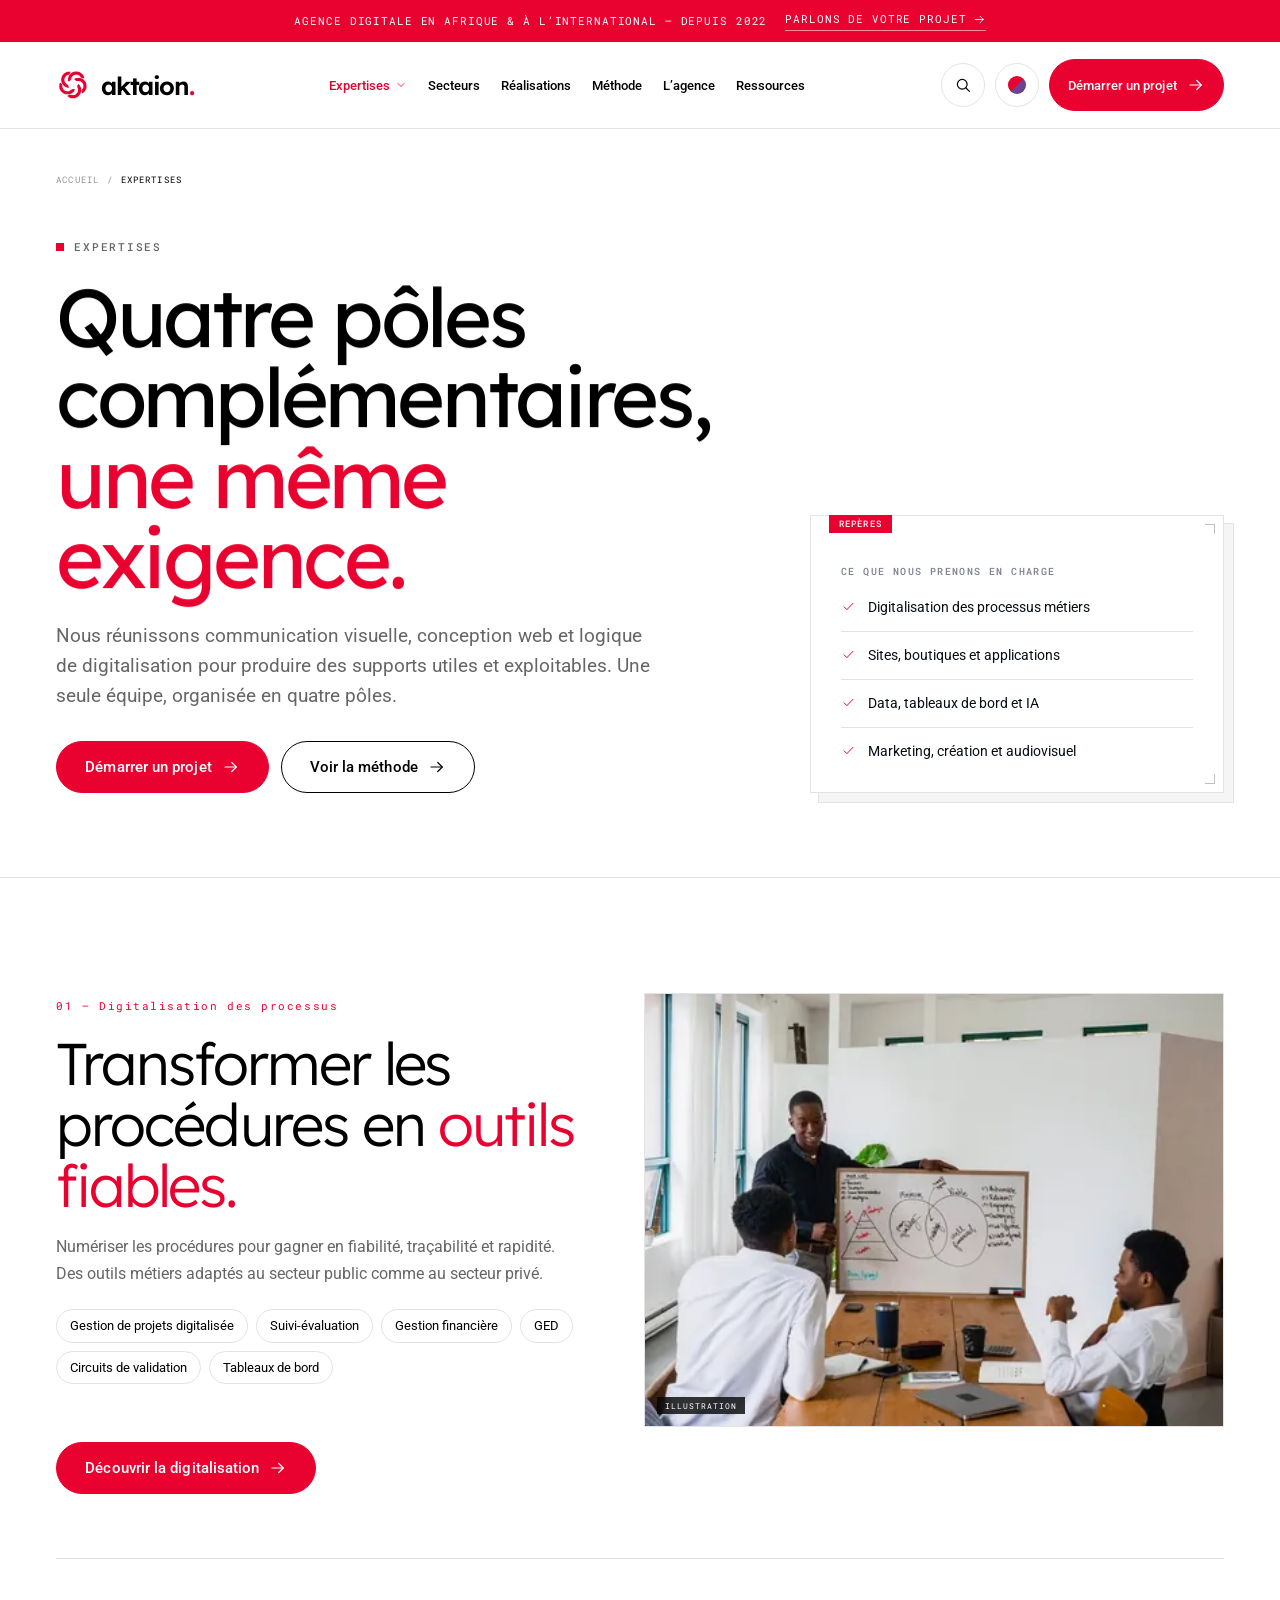
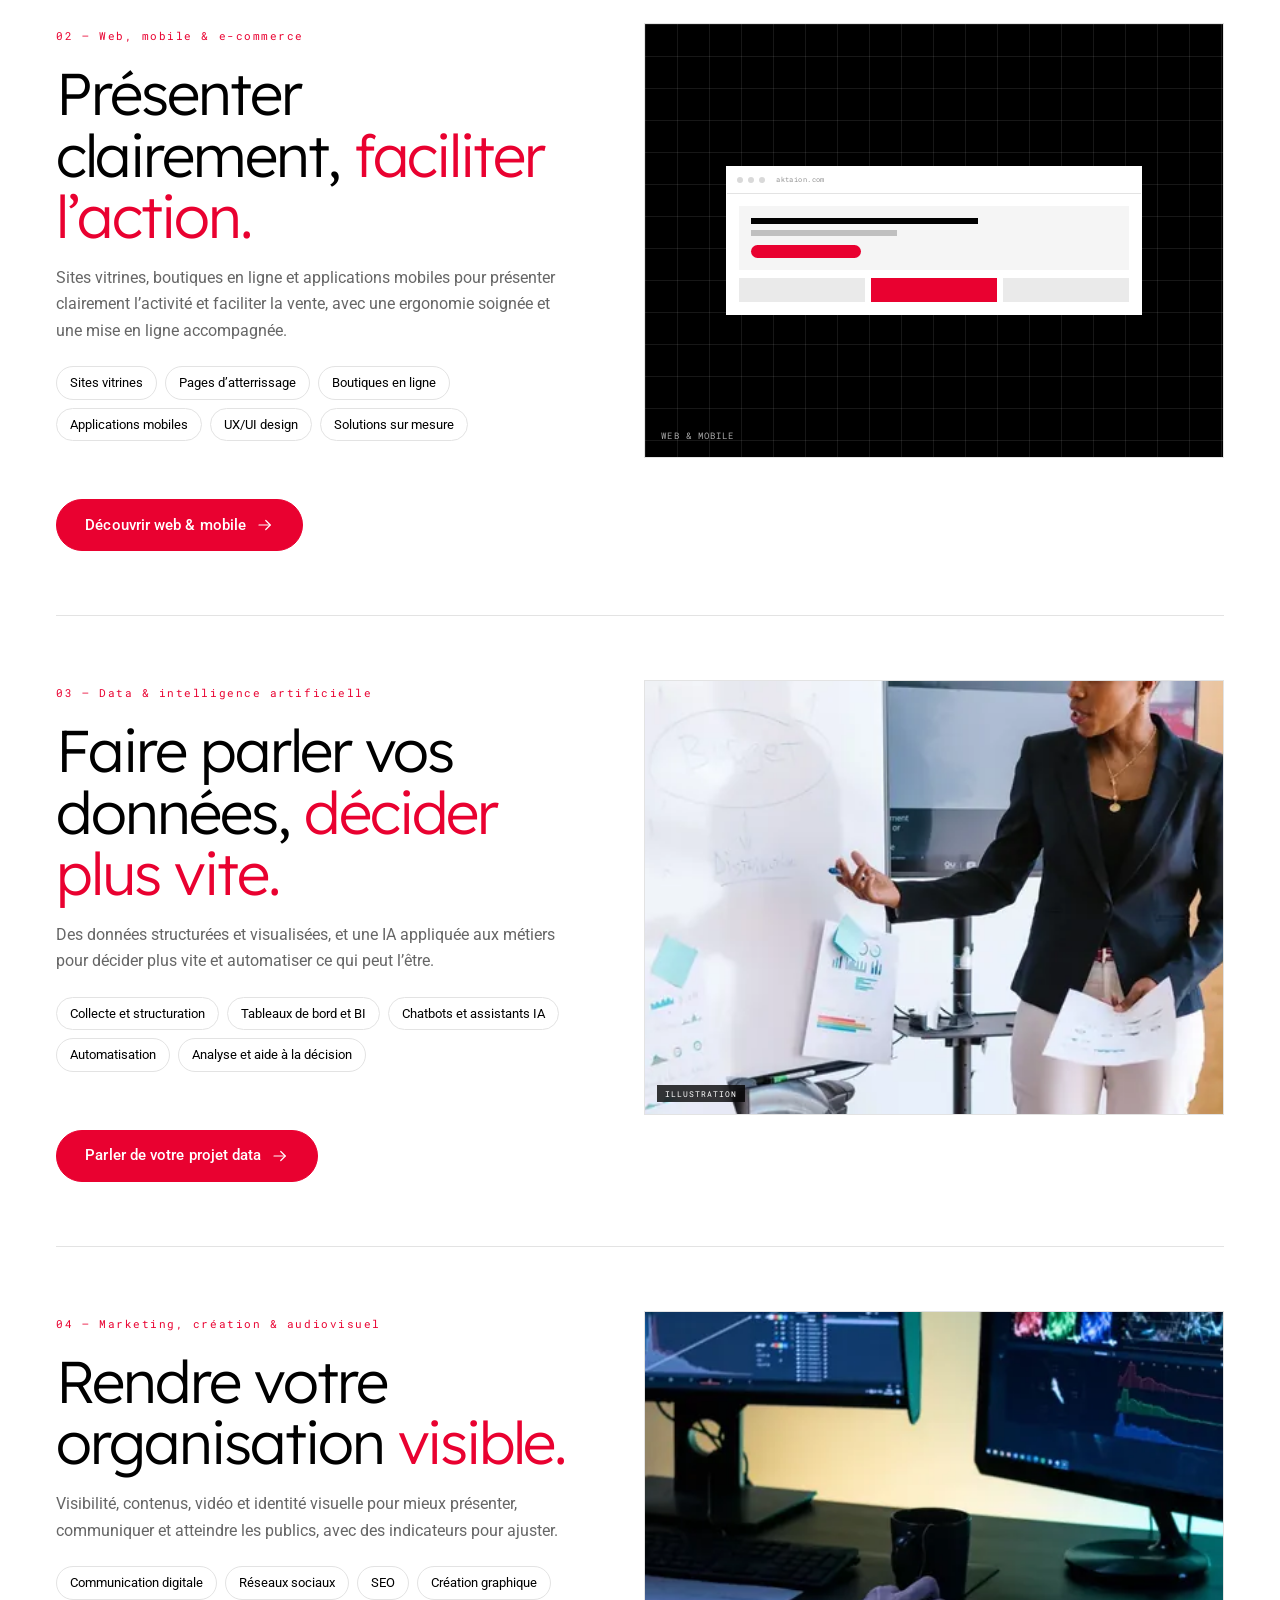
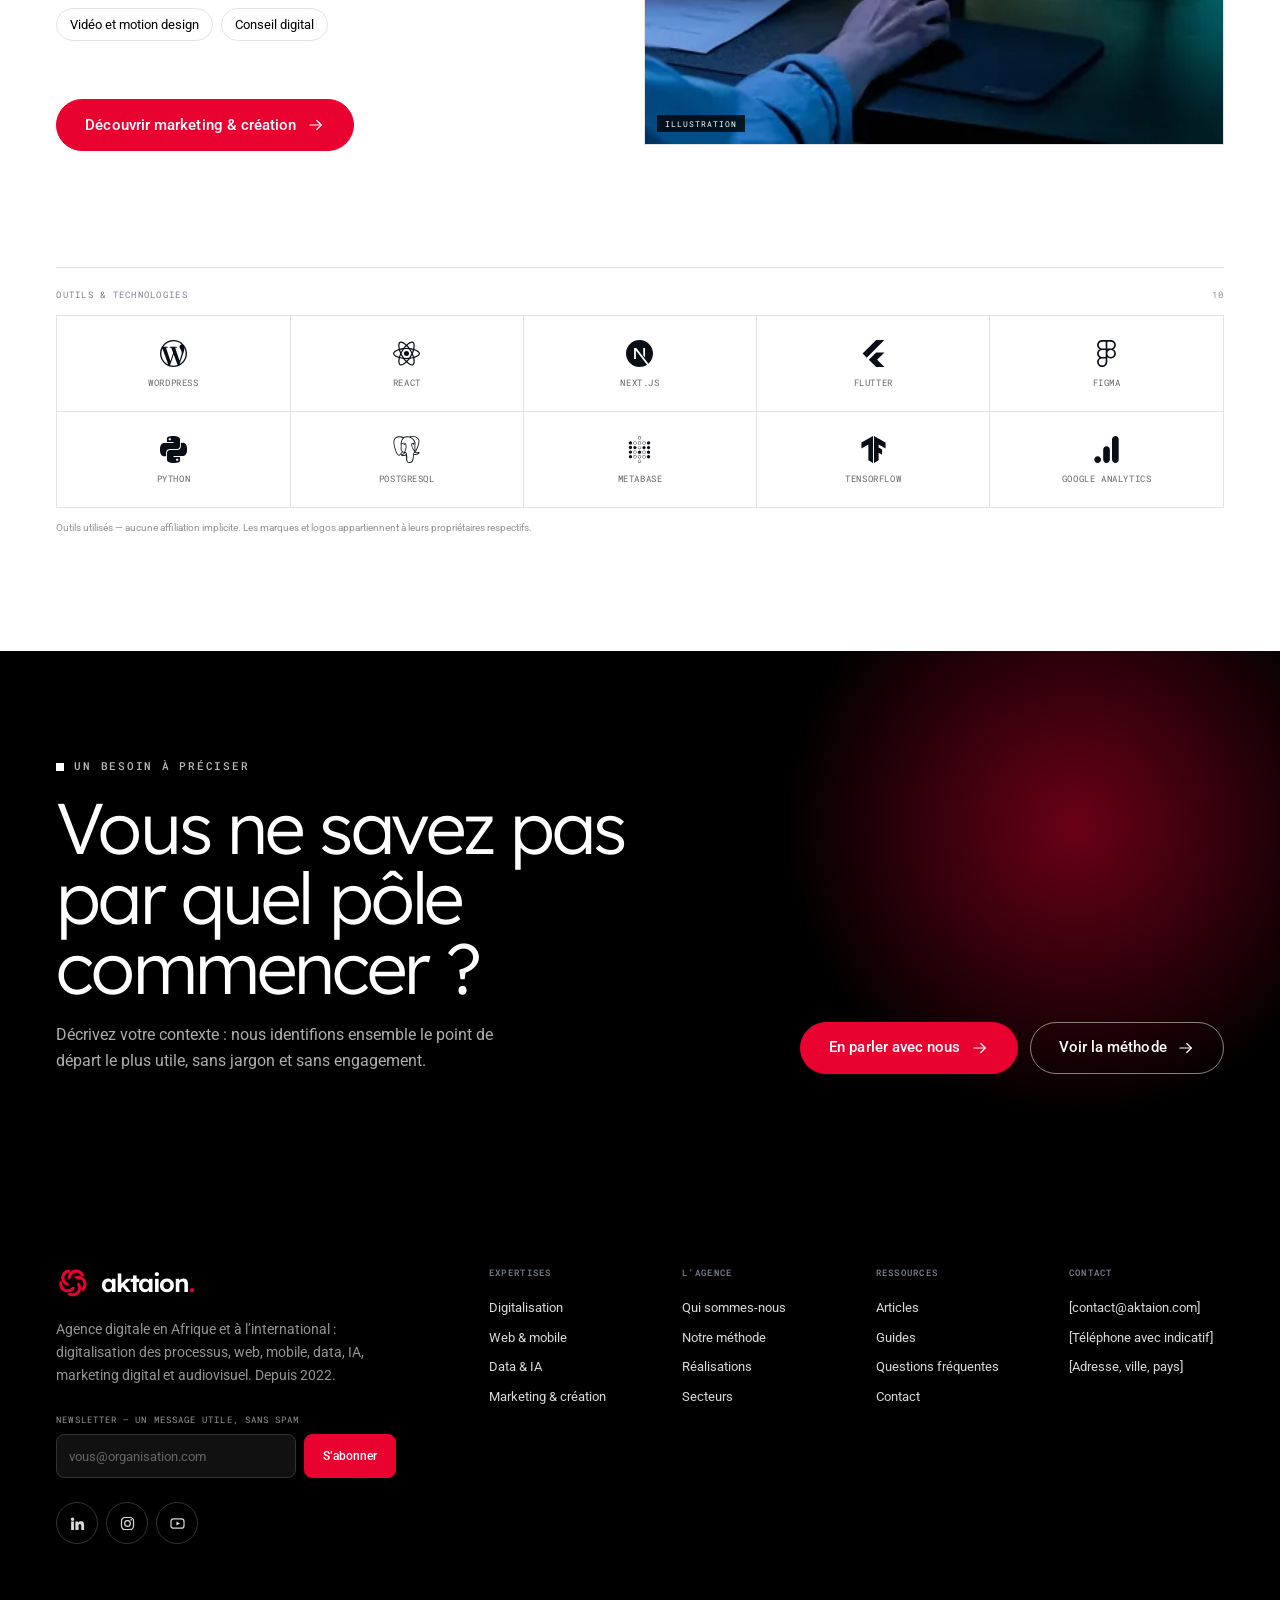
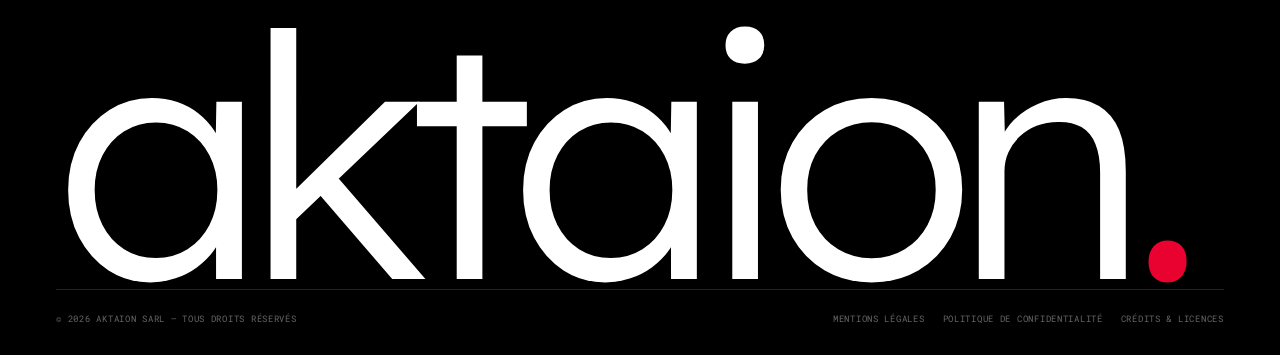
<file: expertises.html>
<!doctype html>
<html lang="fr">
<head>
  <meta charset="utf-8">
  <meta name="viewport" content="width=device-width, initial-scale=1">
  <title>Expertises — Aktaion</title>
  <meta name="description" content="Les quatre pôles d’expertise d’Aktaion : digitalisation des processus, web et mobile, data et IA, marketing et création audiovisuelle.">
  
  <meta name="theme-color" content="#ffffff" data-theme-color>
  <meta property="og:type" content="website">
  <meta property="og:site_name" content="Aktaion">
  <meta property="og:title" content="Expertises — Aktaion">
  <meta property="og:description" content="Les quatre pôles d’expertise d’Aktaion : digitalisation des processus, web et mobile, data et IA, marketing et création audiovisuelle.">
  <meta property="og:locale" content="fr_FR">
  <meta property="og:image" content="assets/img/og-aktaion.png">
  <meta property="og:image:width" content="1200">
  <meta property="og:image:height" content="630">
  <meta property="og:image:alt" content="Aktaion — agence digitale">
  <meta name="twitter:card" content="summary_large_image">
  <meta name="twitter:title" content="Expertises — Aktaion">
  <meta name="twitter:description" content="Les quatre pôles d’expertise d’Aktaion : digitalisation des processus, web et mobile, data et IA, marketing et création audiovisuelle.">
  <meta name="twitter:image" content="assets/img/og-aktaion.png">
  <link rel="icon" href="assets/img/favicon.svg" type="image/svg+xml" data-theme-favicon>
  <link rel="apple-touch-icon" href="assets/img/apple-touch-icon.png">
  <link rel="manifest" href="site.webmanifest">
  
  <script>(function(){try{if(localStorage.getItem('aktaion-theme')==='violet'){document.documentElement.setAttribute('data-theme','violet');var f=document.querySelector('[data-theme-favicon]');if(f)f.setAttribute('href','assets/img/favicon-violet.svg');}}catch(e){}})();</script>
  <link rel="preconnect" href="https://fonts.googleapis.com">
  <link rel="preconnect" href="https://fonts.gstatic.com" crossorigin>
  <link href="https://fonts.googleapis.com/css2?family=Lexend+Deca:wght@300;400;500;600&amp;family=Roboto+Mono:wght@400;500&amp;family=Roboto:wght@400;500;700&amp;display=swap" rel="stylesheet">
  <link rel="stylesheet" href="assets/css/site.css">
</head>
<body>
  <div class="scroll-progress" data-scroll-progress aria-hidden="true"></div>
  <a class="skip-link" href="#main">Aller au contenu</a>
  <div class="announce">
    <div class="container">
      <span>Agence digitale en Afrique &amp; à l’international — depuis 2022</span>
      <a href="contact.html">Parlons de votre projet <svg viewBox="0 0 24 24" fill="none" stroke="currentColor" stroke-width="1.6" stroke-linecap="round" stroke-linejoin="round" aria-hidden="true" focusable="false"><path d="M4 12h15"/><path d="m13 6 6 6-6 6"/></svg></a>
    </div>
  </div>
  <header class="site-header" data-header>
    <div class="container">
      <a class="brand" href="index.html" aria-label="Aktaion — accueil"><svg class="brand__mark" viewBox="0 0 512 512" fill="currentColor" aria-hidden="true" focusable="false"><path d="M127.50,95.00 L128.00,94.50 L140.00,94.50 L141.00,95.50 L145.00,95.50 L146.00,96.50 L151.00,97.50 L155.00,99.50 L160.00,103.50 L161.00,103.50 L168.50,111.00 L168.50,112.00 L171.50,115.00 L174.50,121.00 L174.50,123.00 L175.50,124.00 L176.50,129.00 L175.00,130.50 L167.00,130.50 L166.00,129.50 L164.00,129.50 L162.00,127.50 L161.00,127.50 L154.50,121.00 L154.50,120.00 L152.00,117.50 L151.00,117.50 L148.00,114.50 L144.00,112.50 L142.00,112.50 L141.00,111.50 L127.00,111.50 L126.00,112.50 L124.00,112.50 L120.00,114.50 L112.50,121.00 L112.50,122.00 L110.50,124.00 L108.50,128.00 L108.50,130.00 L107.50,131.00 L107.50,134.00 L105.50,138.00 L103.50,140.00 L103.50,141.00 L98.00,145.50 L96.00,146.50 L94.00,146.50 L93.00,147.50 L90.50,144.00 L90.50,131.00 L91.50,130.00 L91.50,126.00 L92.50,125.00 L92.50,123.00 L96.50,115.00 L98.50,113.00 L98.50,112.00 L108.00,102.50 L109.00,102.50 L111.00,100.50 L117.00,97.50 L119.00,97.50 L123.00,95.50 L127.50,95.00 Z M88.50,96.00 L89.00,95.50 L104.00,95.50 L104.50,97.00 L103.50,98.00 L102.50,103.00 L97.00,109.50 L96.00,109.50 L92.00,112.50 L90.00,112.50 L89.00,113.50 L87.00,113.50 L85.00,114.50 L83.00,116.50 L82.00,116.50 L76.50,122.00 L76.50,123.00 L73.50,127.00 L73.50,129.00 L71.50,133.00 L71.50,143.00 L72.50,144.00 L72.50,147.00 L75.50,153.00 L84.00,161.50 L88.00,163.50 L92.50,169.00 L93.50,171.00 L93.50,174.00 L94.50,175.00 L94.50,180.00 L93.00,181.50 L91.00,181.50 L90.00,180.50 L87.00,180.50 L86.00,179.50 L81.00,178.50 L77.00,176.50 L72.00,172.50 L71.00,172.50 L64.50,166.00 L64.50,165.00 L61.50,162.00 L56.50,152.00 L56.50,149.00 L55.50,148.00 L55.50,144.00 L54.50,143.00 L54.50,133.00 L55.50,132.00 L55.50,128.00 L56.50,127.00 L57.50,122.00 L60.50,116.00 L62.50,114.00 L62.50,113.00 L65.50,110.00 L65.50,109.00 L73.00,102.50 L76.00,101.50 L80.00,98.50 L82.00,98.50 L83.00,97.50 L85.00,97.50 L86.00,96.50 L88.50,96.00 Z M137.50,129.00 L138.00,128.50 L152.00,128.50 L153.00,129.50 L157.00,129.50 L158.00,130.50 L160.00,130.50 L161.00,131.50 L163.00,131.50 L167.00,133.50 L173.00,138.50 L174.00,138.50 L178.50,143.00 L178.50,144.00 L183.50,150.00 L186.50,156.00 L186.50,158.00 L187.50,159.00 L187.50,162.00 L188.50,163.00 L188.50,180.00 L187.50,181.00 L187.50,184.00 L186.50,185.00 L186.50,187.00 L182.50,195.00 L179.50,198.00 L179.50,199.00 L172.00,206.50 L171.00,206.50 L167.00,209.50 L166.00,209.50 L163.50,206.00 L163.50,203.00 L162.50,202.00 L162.50,197.00 L163.50,196.00 L163.50,193.00 L165.50,189.00 L169.50,184.00 L170.50,182.00 L170.50,180.00 L171.50,179.00 L171.50,175.00 L172.50,174.00 L172.50,169.00 L171.50,168.00 L171.50,164.00 L170.50,163.00 L170.50,161.00 L167.50,157.00 L167.50,156.00 L160.00,148.50 L156.00,146.50 L154.00,146.50 L153.00,145.50 L149.00,145.50 L148.00,144.50 L143.00,144.50 L142.00,145.50 L140.00,145.50 L139.00,144.50 L135.00,144.50 L129.00,141.50 L125.50,138.00 L123.50,134.00 L128.00,131.50 L130.00,131.50 L131.00,130.50 L137.50,129.00 Z M48.50,154.00 L49.00,153.50 L53.00,155.50 L57.50,160.00 L60.50,166.00 L60.50,175.00 L61.50,176.00 L61.50,180.00 L65.50,188.00 L72.00,194.50 L73.00,194.50 L75.00,196.50 L77.00,197.50 L79.00,197.50 L80.00,198.50 L83.00,198.50 L84.00,199.50 L92.00,199.50 L93.00,198.50 L96.00,198.50 L102.00,195.50 L109.00,189.50 L111.00,189.50 L115.00,187.50 L122.00,187.50 L123.00,188.50 L126.00,188.50 L127.50,190.00 L124.50,196.00 L121.50,199.00 L121.50,200.00 L115.00,206.50 L114.00,206.50 L111.00,209.50 L103.00,213.50 L101.00,213.50 L100.00,214.50 L97.00,214.50 L96.00,215.50 L80.00,215.50 L79.00,214.50 L76.00,214.50 L70.00,211.50 L68.00,211.50 L66.00,209.50 L63.00,208.50 L55.50,202.00 L55.50,201.00 L51.50,197.00 L51.50,196.00 L49.50,194.00 L47.50,190.00 L47.50,188.00 L45.50,184.00 L45.50,181.00 L44.50,180.00 L44.50,164.00 L45.50,163.00 L45.50,160.00 L46.50,159.00 L46.50,157.00 L48.50,154.00 Z M143.50,162.00 L147.00,161.50 L153.50,169.00 L158.50,179.00 L158.50,182.00 L159.50,183.00 L159.50,188.00 L160.50,189.00 L160.50,197.00 L159.50,198.00 L159.50,203.00 L158.50,204.00 L157.50,209.00 L154.50,215.00 L149.50,221.00 L149.50,222.00 L141.00,229.50 L138.00,230.50 L136.00,232.50 L134.00,232.50 L128.00,235.50 L124.00,235.50 L123.00,236.50 L111.00,236.50 L110.00,235.50 L106.00,235.50 L105.00,234.50 L100.00,233.50 L96.00,231.50 L91.00,227.50 L90.00,227.50 L87.50,225.00 L87.50,223.00 L94.00,218.50 L96.00,218.50 L97.00,217.50 L106.00,217.50 L110.00,219.50 L115.00,219.50 L116.00,220.50 L118.00,220.50 L119.00,219.50 L123.00,219.50 L124.00,218.50 L126.00,218.50 L132.00,215.50 L138.50,209.00 L138.50,208.00 L141.50,204.00 L141.50,202.00 L143.50,198.00 L143.50,188.00 L142.50,187.00 L142.50,184.00 L140.50,181.00 L140.50,178.00 L139.50,177.00 L139.50,171.00 L140.50,170.00 L140.50,167.00 L143.50,163.00 L143.50,162.00 Z" transform="translate(-76.800 -216.178) scale(2.84444)" fill="currentColor" fill-rule="evenodd"/></svg><span class="brand__word">aktaion<i>.</i></span></a>
      <nav class="nav" aria-label="Navigation principale"><div class="nav__item nav__item--mega">
        <a class="nav__link" href="expertises.html" aria-current="page">Expertises <svg viewBox="0 0 24 24" fill="none" stroke="currentColor" stroke-width="1.6" stroke-linecap="round" stroke-linejoin="round" aria-hidden="true" focusable="false"><path d="m6 9 6 6 6-6"/></svg></a>
        <div class="mega">
    <div class="mega__head">
      <span class="mono">Quatre pôles d’expertise</span>
      <a href="expertises.html">Voir tous les pôles <svg viewBox="0 0 24 24" fill="none" stroke="currentColor" stroke-width="1.6" stroke-linecap="round" stroke-linejoin="round" aria-hidden="true" focusable="false"><path d="M7 17 17 7"/><path d="M8 7h9v9"/></svg></a>
    </div>
    <div class="mega__grid">
      <a class="mega__link" href="digitalisation.html">
        <span>01</span>
        <strong>Digitalisation des processus</strong>
        <span>Numériser les procédures pour gagner en fiabilité, en traçabilité et en rapidité.</span>
      </a><a class="mega__link" href="web-mobile.html">
        <span>02</span>
        <strong>Web, mobile & e-commerce</strong>
        <span>Sites vitrines, boutiques en ligne et applications mobiles pensés pour convertir.</span>
      </a><a class="mega__link" href="expertises.html#data-ia">
        <span>03</span>
        <strong>Data & intelligence artificielle</strong>
        <span>Données structurées, tableaux de bord et IA appliquée aux métiers.</span>
      </a><a class="mega__link" href="marketing.html">
        <span>04</span>
        <strong>Marketing, création & audiovisuel</strong>
        <span>Stratégie, contenus, vidéo et identité visuelle pour rendre votre organisation visible.</span>
      </a>
    </div>
    <div class="mega__foot">
      <p>Une seule équipe, de l’idée à la mise en ligne.</p>
      <a class="btn btn--black btn--sm" href="contact.html">Parler de votre projet <svg viewBox="0 0 24 24" fill="none" stroke="currentColor" stroke-width="1.6" stroke-linecap="round" stroke-linejoin="round" aria-hidden="true" focusable="false"><path d="M4 12h15"/><path d="m13 6 6 6-6 6"/></svg></a>
    </div>
  </div>
      </div><div class="nav__item"><a class="nav__link" href="secteurs.html">Secteurs</a></div><div class="nav__item"><a class="nav__link" href="realisations.html">Réalisations</a></div><div class="nav__item"><a class="nav__link" href="methode.html">Méthode</a></div><div class="nav__item"><a class="nav__link" href="agence.html">L’agence</a></div><div class="nav__item"><a class="nav__link" href="ressources.html">Ressources</a></div></nav>
      <div class="header__actions">
        <button class="icon-btn" type="button" data-search-open aria-label="Ouvrir la recherche"><svg viewBox="0 0 24 24" fill="none" stroke="currentColor" stroke-width="1.6" stroke-linecap="round" stroke-linejoin="round" aria-hidden="true" focusable="false"><circle cx="11" cy="11" r="6.5"/><path d="m16 16 4.5 4.5"/></svg></button>
        <button class="icon-btn theme-toggle" type="button" data-theme-toggle aria-pressed="false" aria-label="Passer à la version violette" title="Passer à la version violette"><span class="theme-toggle__swatch" aria-hidden="true"></span></button>
        <a class="btn btn--red header__cta" href="contact.html">Démarrer un projet <svg viewBox="0 0 24 24" fill="none" stroke="currentColor" stroke-width="1.6" stroke-linecap="round" stroke-linejoin="round" aria-hidden="true" focusable="false"><path d="M4 12h15"/><path d="m13 6 6 6-6 6"/></svg></a>
        <button class="nav-toggle" type="button" data-menu-toggle aria-controls="mobile-menu" aria-expanded="false" aria-label="Ouvrir le menu">
          <span></span><span></span>
        </button>
      </div>
    </div>
  </header>
  <div class="search-overlay" id="search-overlay" hidden>
    <div class="search-overlay__panel" role="dialog" aria-modal="true" aria-label="Rechercher sur le site">
      <div class="search-overlay__head">
        <span class="mono">Recherche</span>
        <button class="icon-btn" type="button" data-search-close aria-label="Fermer la recherche"><svg viewBox="0 0 24 24" fill="none" stroke="currentColor" stroke-width="1.6" stroke-linecap="round" stroke-linejoin="round" aria-hidden="true" focusable="false"><path d="m6 6 12 12"/><path d="M18 6 6 18"/></svg></button>
      </div>
      <label class="visually-hidden" for="site-search">Rechercher sur le site</label>
      <input type="search" id="site-search" placeholder="Rechercher une expertise, une page…" autocomplete="off">
      <ul class="search-results" data-search-results>
        <li><a href="index.html">Accueil<span>Page</span></a></li><li><a href="expertises.html">Expertises<span>Page</span></a></li><li><a href="digitalisation.html">Digitalisation des processus<span>Pôle 01</span></a></li><li><a href="web-mobile.html">Web, mobile & e-commerce<span>Pôle 02</span></a></li><li><a href="expertises.html#data-ia">Data & intelligence artificielle<span>Pôle 03</span></a></li><li><a href="marketing.html">Marketing, création & audiovisuel<span>Pôle 04</span></a></li><li><a href="secteurs.html">Secteurs public & privé<span>Page</span></a></li><li><a href="realisations.html">Réalisations<span>Page</span></a></li><li><a href="methode.html">Méthode en cinq phases<span>Page</span></a></li><li><a href="agence.html">L’agence<span>Page</span></a></li><li><a href="ressources.html">Ressources & articles<span>Page</span></a></li><li><a href="index.html#faq">FAQ<span>Accueil</span></a></li><li><a href="contact.html">Contact & devis<span>Page</span></a></li>
      </ul>
    </div>
  </div>
  <div class="mobile-menu" id="mobile-menu" hidden>
    <div class="container">
      <div class="mobile-menu__inner">
        <div class="mobile-menu__top">
          <a class="brand" href="index.html" aria-label="Aktaion — accueil"><svg class="brand__mark" viewBox="0 0 512 512" fill="currentColor" aria-hidden="true" focusable="false"><path d="M127.50,95.00 L128.00,94.50 L140.00,94.50 L141.00,95.50 L145.00,95.50 L146.00,96.50 L151.00,97.50 L155.00,99.50 L160.00,103.50 L161.00,103.50 L168.50,111.00 L168.50,112.00 L171.50,115.00 L174.50,121.00 L174.50,123.00 L175.50,124.00 L176.50,129.00 L175.00,130.50 L167.00,130.50 L166.00,129.50 L164.00,129.50 L162.00,127.50 L161.00,127.50 L154.50,121.00 L154.50,120.00 L152.00,117.50 L151.00,117.50 L148.00,114.50 L144.00,112.50 L142.00,112.50 L141.00,111.50 L127.00,111.50 L126.00,112.50 L124.00,112.50 L120.00,114.50 L112.50,121.00 L112.50,122.00 L110.50,124.00 L108.50,128.00 L108.50,130.00 L107.50,131.00 L107.50,134.00 L105.50,138.00 L103.50,140.00 L103.50,141.00 L98.00,145.50 L96.00,146.50 L94.00,146.50 L93.00,147.50 L90.50,144.00 L90.50,131.00 L91.50,130.00 L91.50,126.00 L92.50,125.00 L92.50,123.00 L96.50,115.00 L98.50,113.00 L98.50,112.00 L108.00,102.50 L109.00,102.50 L111.00,100.50 L117.00,97.50 L119.00,97.50 L123.00,95.50 L127.50,95.00 Z M88.50,96.00 L89.00,95.50 L104.00,95.50 L104.50,97.00 L103.50,98.00 L102.50,103.00 L97.00,109.50 L96.00,109.50 L92.00,112.50 L90.00,112.50 L89.00,113.50 L87.00,113.50 L85.00,114.50 L83.00,116.50 L82.00,116.50 L76.50,122.00 L76.50,123.00 L73.50,127.00 L73.50,129.00 L71.50,133.00 L71.50,143.00 L72.50,144.00 L72.50,147.00 L75.50,153.00 L84.00,161.50 L88.00,163.50 L92.50,169.00 L93.50,171.00 L93.50,174.00 L94.50,175.00 L94.50,180.00 L93.00,181.50 L91.00,181.50 L90.00,180.50 L87.00,180.50 L86.00,179.50 L81.00,178.50 L77.00,176.50 L72.00,172.50 L71.00,172.50 L64.50,166.00 L64.50,165.00 L61.50,162.00 L56.50,152.00 L56.50,149.00 L55.50,148.00 L55.50,144.00 L54.50,143.00 L54.50,133.00 L55.50,132.00 L55.50,128.00 L56.50,127.00 L57.50,122.00 L60.50,116.00 L62.50,114.00 L62.50,113.00 L65.50,110.00 L65.50,109.00 L73.00,102.50 L76.00,101.50 L80.00,98.50 L82.00,98.50 L83.00,97.50 L85.00,97.50 L86.00,96.50 L88.50,96.00 Z M137.50,129.00 L138.00,128.50 L152.00,128.50 L153.00,129.50 L157.00,129.50 L158.00,130.50 L160.00,130.50 L161.00,131.50 L163.00,131.50 L167.00,133.50 L173.00,138.50 L174.00,138.50 L178.50,143.00 L178.50,144.00 L183.50,150.00 L186.50,156.00 L186.50,158.00 L187.50,159.00 L187.50,162.00 L188.50,163.00 L188.50,180.00 L187.50,181.00 L187.50,184.00 L186.50,185.00 L186.50,187.00 L182.50,195.00 L179.50,198.00 L179.50,199.00 L172.00,206.50 L171.00,206.50 L167.00,209.50 L166.00,209.50 L163.50,206.00 L163.50,203.00 L162.50,202.00 L162.50,197.00 L163.50,196.00 L163.50,193.00 L165.50,189.00 L169.50,184.00 L170.50,182.00 L170.50,180.00 L171.50,179.00 L171.50,175.00 L172.50,174.00 L172.50,169.00 L171.50,168.00 L171.50,164.00 L170.50,163.00 L170.50,161.00 L167.50,157.00 L167.50,156.00 L160.00,148.50 L156.00,146.50 L154.00,146.50 L153.00,145.50 L149.00,145.50 L148.00,144.50 L143.00,144.50 L142.00,145.50 L140.00,145.50 L139.00,144.50 L135.00,144.50 L129.00,141.50 L125.50,138.00 L123.50,134.00 L128.00,131.50 L130.00,131.50 L131.00,130.50 L137.50,129.00 Z M48.50,154.00 L49.00,153.50 L53.00,155.50 L57.50,160.00 L60.50,166.00 L60.50,175.00 L61.50,176.00 L61.50,180.00 L65.50,188.00 L72.00,194.50 L73.00,194.50 L75.00,196.50 L77.00,197.50 L79.00,197.50 L80.00,198.50 L83.00,198.50 L84.00,199.50 L92.00,199.50 L93.00,198.50 L96.00,198.50 L102.00,195.50 L109.00,189.50 L111.00,189.50 L115.00,187.50 L122.00,187.50 L123.00,188.50 L126.00,188.50 L127.50,190.00 L124.50,196.00 L121.50,199.00 L121.50,200.00 L115.00,206.50 L114.00,206.50 L111.00,209.50 L103.00,213.50 L101.00,213.50 L100.00,214.50 L97.00,214.50 L96.00,215.50 L80.00,215.50 L79.00,214.50 L76.00,214.50 L70.00,211.50 L68.00,211.50 L66.00,209.50 L63.00,208.50 L55.50,202.00 L55.50,201.00 L51.50,197.00 L51.50,196.00 L49.50,194.00 L47.50,190.00 L47.50,188.00 L45.50,184.00 L45.50,181.00 L44.50,180.00 L44.50,164.00 L45.50,163.00 L45.50,160.00 L46.50,159.00 L46.50,157.00 L48.50,154.00 Z M143.50,162.00 L147.00,161.50 L153.50,169.00 L158.50,179.00 L158.50,182.00 L159.50,183.00 L159.50,188.00 L160.50,189.00 L160.50,197.00 L159.50,198.00 L159.50,203.00 L158.50,204.00 L157.50,209.00 L154.50,215.00 L149.50,221.00 L149.50,222.00 L141.00,229.50 L138.00,230.50 L136.00,232.50 L134.00,232.50 L128.00,235.50 L124.00,235.50 L123.00,236.50 L111.00,236.50 L110.00,235.50 L106.00,235.50 L105.00,234.50 L100.00,233.50 L96.00,231.50 L91.00,227.50 L90.00,227.50 L87.50,225.00 L87.50,223.00 L94.00,218.50 L96.00,218.50 L97.00,217.50 L106.00,217.50 L110.00,219.50 L115.00,219.50 L116.00,220.50 L118.00,220.50 L119.00,219.50 L123.00,219.50 L124.00,218.50 L126.00,218.50 L132.00,215.50 L138.50,209.00 L138.50,208.00 L141.50,204.00 L141.50,202.00 L143.50,198.00 L143.50,188.00 L142.50,187.00 L142.50,184.00 L140.50,181.00 L140.50,178.00 L139.50,177.00 L139.50,171.00 L140.50,170.00 L140.50,167.00 L143.50,163.00 L143.50,162.00 Z" transform="translate(-76.800 -216.178) scale(2.84444)" fill="currentColor" fill-rule="evenodd"/></svg><span class="brand__word">aktaion<i>.</i></span></a>
          <button class="mobile-menu__close" type="button" data-menu-close aria-label="Fermer le menu"><svg viewBox="0 0 24 24" fill="none" stroke="currentColor" stroke-width="1.6" stroke-linecap="round" stroke-linejoin="round" aria-hidden="true" focusable="false"><path d="m6 6 12 12"/><path d="M18 6 6 18"/></svg></button>
        </div>
        <details>
          <summary>Expertises <svg viewBox="0 0 24 24" fill="none" stroke="currentColor" stroke-width="1.6" stroke-linecap="round" stroke-linejoin="round" aria-hidden="true" focusable="false"><path d="m6 9 6 6 6-6"/></svg></summary>
          <div class="mobile-sub">
            <a href="digitalisation.html">01 — Digitalisation des processus</a><a href="web-mobile.html">02 — Web, mobile & e-commerce</a><a href="expertises.html#data-ia">03 — Data & intelligence artificielle</a><a href="marketing.html">04 — Marketing, création & audiovisuel</a>
            <a href="expertises.html">Tous les pôles</a>
          </div>
        </details>
        <a class="mobile-link" href="secteurs.html">Secteurs <svg viewBox="0 0 24 24" fill="none" stroke="currentColor" stroke-width="1.6" stroke-linecap="round" stroke-linejoin="round" aria-hidden="true" focusable="false"><path d="M7 17 17 7"/><path d="M8 7h9v9"/></svg></a><a class="mobile-link" href="realisations.html">Réalisations <svg viewBox="0 0 24 24" fill="none" stroke="currentColor" stroke-width="1.6" stroke-linecap="round" stroke-linejoin="round" aria-hidden="true" focusable="false"><path d="M7 17 17 7"/><path d="M8 7h9v9"/></svg></a><a class="mobile-link" href="methode.html">Méthode <svg viewBox="0 0 24 24" fill="none" stroke="currentColor" stroke-width="1.6" stroke-linecap="round" stroke-linejoin="round" aria-hidden="true" focusable="false"><path d="M7 17 17 7"/><path d="M8 7h9v9"/></svg></a><a class="mobile-link" href="agence.html">L’agence <svg viewBox="0 0 24 24" fill="none" stroke="currentColor" stroke-width="1.6" stroke-linecap="round" stroke-linejoin="round" aria-hidden="true" focusable="false"><path d="M7 17 17 7"/><path d="M8 7h9v9"/></svg></a><a class="mobile-link" href="ressources.html">Ressources <svg viewBox="0 0 24 24" fill="none" stroke="currentColor" stroke-width="1.6" stroke-linecap="round" stroke-linejoin="round" aria-hidden="true" focusable="false"><path d="M7 17 17 7"/><path d="M8 7h9v9"/></svg></a>
        <a class="btn btn--red" href="contact.html">Démarrer un projet <svg viewBox="0 0 24 24" fill="none" stroke="currentColor" stroke-width="1.6" stroke-linecap="round" stroke-linejoin="round" aria-hidden="true" focusable="false"><path d="M4 12h15"/><path d="m13 6 6 6-6 6"/></svg></a>
      </div>
    </div>
  </div>
  <main id="main">

<section class="page-hero">
    <div class="container">
      <nav class="breadcrumb" aria-label="Fil d’Ariane">
        <a href="index.html">Accueil</a><span aria-hidden="true">/</span><span aria-current="page">Expertises</span>
      </nav>
      <div class="page-hero__grid">
        <div>
          <span class="eyebrow">Expertises</span>
          <h1 class="h1 page-hero__title"><span class="kinetic" data-kinetic>Quatre pôles complémentaires, <em>une même exigence.</em></span></h1>
          <p class="lead page-hero__lead">Nous réunissons communication visuelle, conception web et logique de digitalisation pour produire des supports utiles et exploitables. Une seule équipe, organisée en quatre pôles.</p>
          <div class="hero__actions"><a class="btn btn--red" href="contact.html" data-magnetic>Démarrer un projet<svg viewBox="0 0 24 24" fill="none" stroke="currentColor" stroke-width="1.6" stroke-linecap="round" stroke-linejoin="round" aria-hidden="true" focusable="false"><path d="M4 12h15"/><path d="m13 6 6 6-6 6"/></svg></a><a class="btn btn--outline" href="methode.html" data-magnetic>Voir la méthode<svg viewBox="0 0 24 24" fill="none" stroke="currentColor" stroke-width="1.6" stroke-linecap="round" stroke-linejoin="round" aria-hidden="true" focusable="false"><path d="M4 12h15"/><path d="m13 6 6 6-6 6"/></svg></a></div>
        </div>
        <div class="points-card file-card file-card--points reveal" data-tilt>
    <span class="file-card__tab" aria-hidden="true">Repères</span>
    <h2>Ce que nous prenons en charge</h2>
    <ul><li><svg viewBox="0 0 24 24" fill="none" stroke="currentColor" stroke-width="1.6" stroke-linecap="round" stroke-linejoin="round" aria-hidden="true" focusable="false"><path d="m5 12.5 4.5 4.5L19 7"/></svg><span>Digitalisation des processus métiers</span></li><li><svg viewBox="0 0 24 24" fill="none" stroke="currentColor" stroke-width="1.6" stroke-linecap="round" stroke-linejoin="round" aria-hidden="true" focusable="false"><path d="m5 12.5 4.5 4.5L19 7"/></svg><span>Sites, boutiques et applications</span></li><li><svg viewBox="0 0 24 24" fill="none" stroke="currentColor" stroke-width="1.6" stroke-linecap="round" stroke-linejoin="round" aria-hidden="true" focusable="false"><path d="m5 12.5 4.5 4.5L19 7"/></svg><span>Data, tableaux de bord et IA</span></li><li><svg viewBox="0 0 24 24" fill="none" stroke="currentColor" stroke-width="1.6" stroke-linecap="round" stroke-linejoin="round" aria-hidden="true" focusable="false"><path d="m5 12.5 4.5 4.5L19 7"/></svg><span>Marketing, création et audiovisuel</span></li></ul>
    <span class="file-card__crop file-card__crop--br" aria-hidden="true"></span>
  </div>
      </div>
    </div>
  </section>

<section class="section">
  <div class="container">
    <div class="pole-row" id="digitalisation">
      <div class="reveal">
        <span class="pole-row__num">01 — Digitalisation des processus</span>
        <h2 class="h2">Transformer les procédures en <em>outils fiables.</em></h2>
        <p class="body mt-20">Numériser les procédures pour gagner en fiabilité, traçabilité et rapidité. Des outils métiers adaptés au secteur public comme au secteur privé.</p>
        <ul class="chip-list"><li class="chip">Gestion de projets digitalisée</li><li class="chip">Suivi-évaluation</li><li class="chip">Gestion financière</li><li class="chip">GED</li><li class="chip">Circuits de validation</li><li class="chip">Tableaux de bord</li></ul>
        <div class="mt-32"><a class="btn btn--red" href="digitalisation.html" data-magnetic>Découvrir la digitalisation<svg viewBox="0 0 24 24" fill="none" stroke="currentColor" stroke-width="1.6" stroke-linecap="round" stroke-linejoin="round" aria-hidden="true" focusable="false"><path d="M4 12h15"/><path d="m13 6 6 6-6 6"/></svg></a></div>
      </div>
      <div class="pole-row__visual reveal"><figure class="media pole-row__media">
    <div class="media__frame" style="aspect-ratio:4 / 3">
      <img src="assets/img/photos/digitalisation-atelier-1280.webp" srcset="assets/img/photos/digitalisation-atelier-640.webp 640w, assets/img/photos/digitalisation-atelier-1280.webp 1280w" sizes="(min-width: 1024px) 46vw, 100vw" width="1280" height="640" alt="Atelier de travail autour de documents et d’un tableau." loading="lazy" decoding="async" draggable="false" style="object-position:50% 45%">
      <span class="media__stamp" aria-hidden="true">Illustration</span>
    </div>
    
  </figure></div>
    </div>

    <div class="pole-row" id="web-mobile">
      <div class="reveal">
        <span class="pole-row__num">02 — Web, mobile &amp; e-commerce</span>
        <h2 class="h2">Présenter clairement, <em>faciliter l’action.</em></h2>
        <p class="body mt-20">Sites vitrines, boutiques en ligne et applications mobiles pour présenter clairement l’activité et faciliter la vente, avec une ergonomie soignée et une mise en ligne accompagnée.</p>
        <ul class="chip-list"><li class="chip">Sites vitrines</li><li class="chip">Pages d’atterrissage</li><li class="chip">Boutiques en ligne</li><li class="chip">Applications mobiles</li><li class="chip">UX/UI design</li><li class="chip">Solutions sur mesure</li></ul>
        <div class="mt-32"><a class="btn btn--red" href="web-mobile.html" data-magnetic>Découvrir web &amp; mobile<svg viewBox="0 0 24 24" fill="none" stroke="currentColor" stroke-width="1.6" stroke-linecap="round" stroke-linejoin="round" aria-hidden="true" focusable="false"><path d="M4 12h15"/><path d="m13 6 6 6-6 6"/></svg></a></div>
      </div>
      <div class="pole-row__visual"><div class="viz viz--web" aria-hidden="true"><span class="viz__grid"></span>
      <div class="mock-browser">
        <div class="mock-browser__bar"><i></i><i></i><i></i><em>aktaion.com</em></div>
        <div class="mock-browser__body">
          <div class="mock-browser__hero"><i></i><i></i><b></b></div>
          <div class="mock-browser__cols"><i></i><i></i><i></i></div>
        </div>
      </div><span class="viz__label">Web & mobile</span></div></div>    </div>

    <div class="pole-row" id="data-ia">
      <div class="reveal">
        <span class="pole-row__num">03 — Data &amp; intelligence artificielle</span>
        <h2 class="h2">Faire parler vos données, <em>décider plus vite.</em></h2>
        <p class="body mt-20">Des données structurées et visualisées, et une IA appliquée aux métiers pour décider plus vite et automatiser ce qui peut l’être.</p>
        <ul class="chip-list"><li class="chip">Collecte et structuration</li><li class="chip">Tableaux de bord et BI</li><li class="chip">Chatbots et assistants IA</li><li class="chip">Automatisation</li><li class="chip">Analyse et aide à la décision</li></ul>
        <div class="mt-32"><a class="btn btn--red" href="contact.html" data-magnetic>Parler de votre projet data<svg viewBox="0 0 24 24" fill="none" stroke="currentColor" stroke-width="1.6" stroke-linecap="round" stroke-linejoin="round" aria-hidden="true" focusable="false"><path d="M4 12h15"/><path d="m13 6 6 6-6 6"/></svg></a></div>
      </div>
      <div class="pole-row__visual reveal"><figure class="media pole-row__media">
    <div class="media__frame" style="aspect-ratio:4 / 3">
      <img src="assets/img/photos/data-presentation-1280.webp" srcset="assets/img/photos/data-presentation-640.webp 640w, assets/img/photos/data-presentation-1280.webp 1280w" sizes="(min-width: 1024px) 46vw, 100vw" width="1280" height="640" alt="Personne présentant des résultats devant un écran." loading="lazy" decoding="async" draggable="false" style="object-position:55% 40%">
      <span class="media__stamp" aria-hidden="true">Illustration</span>
    </div>
    
  </figure></div>
    </div>

    <div class="pole-row" id="marketing">
      <div class="reveal">
        <span class="pole-row__num">04 — Marketing, création &amp; audiovisuel</span>
        <h2 class="h2">Rendre votre organisation <em>visible.</em></h2>
        <p class="body mt-20">Visibilité, contenus, vidéo et identité visuelle pour mieux présenter, communiquer et atteindre les publics, avec des indicateurs pour ajuster.</p>
        <ul class="chip-list"><li class="chip">Communication digitale</li><li class="chip">Réseaux sociaux</li><li class="chip">SEO</li><li class="chip">Création graphique</li><li class="chip">Vidéo et motion design</li><li class="chip">Conseil digital</li></ul>
        <div class="mt-32"><a class="btn btn--red" href="marketing.html" data-magnetic>Découvrir marketing &amp; création<svg viewBox="0 0 24 24" fill="none" stroke="currentColor" stroke-width="1.6" stroke-linecap="round" stroke-linejoin="round" aria-hidden="true" focusable="false"><path d="M4 12h15"/><path d="m13 6 6 6-6 6"/></svg></a></div>
      </div>
      <div class="pole-row__visual reveal"><figure class="media pole-row__media">
    <div class="media__frame" style="aspect-ratio:4 / 3">
      <img src="assets/img/photos/audiovisuel-screens-1280.webp" srcset="assets/img/photos/audiovisuel-screens-640.webp 640w, assets/img/photos/audiovisuel-screens-1280.webp 1280w" sizes="(min-width: 1024px) 46vw, 100vw" width="1280" height="640" alt="Poste de montage vidéo avec plusieurs écrans." loading="lazy" decoding="async" draggable="false" style="object-position:50% 45%">
      <span class="media__stamp" aria-hidden="true">Illustration</span>
    </div>
    
  </figure></div>
    </div>

    <div class="logo-wall logo-wall--light reveal" role="group" aria-label="Outils &amp; technologies">
    <div class="logo-wall__head">
      <span class="mono">Outils &amp; technologies</span>
      <span class="logo-wall__count">10</span>
    </div>
    <ul class="logo-wall__list"><li class="logo-tile" data-tool="wordpress" style="--logo:url('../../assets/img/logos/wordpress.svg')">
      <span class="logo-tile__mark" aria-hidden="true"></span>
      <span class="logo-tile__name">WordPress</span>
    </li><li class="logo-tile" data-tool="react" style="--logo:url('../../assets/img/logos/react.svg')">
      <span class="logo-tile__mark" aria-hidden="true"></span>
      <span class="logo-tile__name">React</span>
    </li><li class="logo-tile" data-tool="nextdotjs" style="--logo:url('../../assets/img/logos/nextdotjs.svg')">
      <span class="logo-tile__mark" aria-hidden="true"></span>
      <span class="logo-tile__name">Next.js</span>
    </li><li class="logo-tile" data-tool="flutter" style="--logo:url('../../assets/img/logos/flutter.svg')">
      <span class="logo-tile__mark" aria-hidden="true"></span>
      <span class="logo-tile__name">Flutter</span>
    </li><li class="logo-tile" data-tool="figma" style="--logo:url('../../assets/img/logos/figma.svg')">
      <span class="logo-tile__mark" aria-hidden="true"></span>
      <span class="logo-tile__name">Figma</span>
    </li><li class="logo-tile" data-tool="python" style="--logo:url('../../assets/img/logos/python.svg')">
      <span class="logo-tile__mark" aria-hidden="true"></span>
      <span class="logo-tile__name">Python</span>
    </li><li class="logo-tile" data-tool="postgresql" style="--logo:url('../../assets/img/logos/postgresql.svg')">
      <span class="logo-tile__mark" aria-hidden="true"></span>
      <span class="logo-tile__name">PostgreSQL</span>
    </li><li class="logo-tile" data-tool="metabase" style="--logo:url('../../assets/img/logos/metabase.svg')">
      <span class="logo-tile__mark" aria-hidden="true"></span>
      <span class="logo-tile__name">Metabase</span>
    </li><li class="logo-tile" data-tool="tensorflow" style="--logo:url('../../assets/img/logos/tensorflow.svg')">
      <span class="logo-tile__mark" aria-hidden="true"></span>
      <span class="logo-tile__name">TensorFlow</span>
    </li><li class="logo-tile" data-tool="googleanalytics" style="--logo:url('../../assets/img/logos/googleanalytics.svg')">
      <span class="logo-tile__mark" aria-hidden="true"></span>
      <span class="logo-tile__name">Google Analytics</span>
    </li></ul>
    <p class="logo-note">Outils utilisés — aucune affiliation implicite. Les marques et logos appartiennent à leurs propriétaires respectifs.</p>
  </div>
  </div>
</section>

<section class="cta-band">
    <div class="container">
      <div>
        <span class="eyebrow eyebrow--light">Un besoin à préciser</span>
        <h2>Vous ne savez pas par quel pôle commencer ?</h2>
        <p>Décrivez votre contexte : nous identifions ensemble le point de départ le plus utile, sans jargon et sans engagement.</p>
      </div>
      <div class="hero__actions mt-0"><a class="btn btn--red" href="contact.html" data-magnetic>En parler avec nous<svg viewBox="0 0 24 24" fill="none" stroke="currentColor" stroke-width="1.6" stroke-linecap="round" stroke-linejoin="round" aria-hidden="true" focusable="false"><path d="M4 12h15"/><path d="m13 6 6 6-6 6"/></svg></a><a class="btn btn--ghost-light" href="methode.html" data-magnetic>Voir la méthode<svg viewBox="0 0 24 24" fill="none" stroke="currentColor" stroke-width="1.6" stroke-linecap="round" stroke-linejoin="round" aria-hidden="true" focusable="false"><path d="M4 12h15"/><path d="m13 6 6 6-6 6"/></svg></a></div>
    </div>
  </section>

  </main>
  <footer class="site-footer">
    <div class="container">
      <div class="footer__top">
        <div class="footer__brand">
          <a class="brand" href="index.html" aria-label="Aktaion — accueil"><svg class="brand__mark" viewBox="0 0 512 512" fill="currentColor" aria-hidden="true" focusable="false"><path d="M127.50,95.00 L128.00,94.50 L140.00,94.50 L141.00,95.50 L145.00,95.50 L146.00,96.50 L151.00,97.50 L155.00,99.50 L160.00,103.50 L161.00,103.50 L168.50,111.00 L168.50,112.00 L171.50,115.00 L174.50,121.00 L174.50,123.00 L175.50,124.00 L176.50,129.00 L175.00,130.50 L167.00,130.50 L166.00,129.50 L164.00,129.50 L162.00,127.50 L161.00,127.50 L154.50,121.00 L154.50,120.00 L152.00,117.50 L151.00,117.50 L148.00,114.50 L144.00,112.50 L142.00,112.50 L141.00,111.50 L127.00,111.50 L126.00,112.50 L124.00,112.50 L120.00,114.50 L112.50,121.00 L112.50,122.00 L110.50,124.00 L108.50,128.00 L108.50,130.00 L107.50,131.00 L107.50,134.00 L105.50,138.00 L103.50,140.00 L103.50,141.00 L98.00,145.50 L96.00,146.50 L94.00,146.50 L93.00,147.50 L90.50,144.00 L90.50,131.00 L91.50,130.00 L91.50,126.00 L92.50,125.00 L92.50,123.00 L96.50,115.00 L98.50,113.00 L98.50,112.00 L108.00,102.50 L109.00,102.50 L111.00,100.50 L117.00,97.50 L119.00,97.50 L123.00,95.50 L127.50,95.00 Z M88.50,96.00 L89.00,95.50 L104.00,95.50 L104.50,97.00 L103.50,98.00 L102.50,103.00 L97.00,109.50 L96.00,109.50 L92.00,112.50 L90.00,112.50 L89.00,113.50 L87.00,113.50 L85.00,114.50 L83.00,116.50 L82.00,116.50 L76.50,122.00 L76.50,123.00 L73.50,127.00 L73.50,129.00 L71.50,133.00 L71.50,143.00 L72.50,144.00 L72.50,147.00 L75.50,153.00 L84.00,161.50 L88.00,163.50 L92.50,169.00 L93.50,171.00 L93.50,174.00 L94.50,175.00 L94.50,180.00 L93.00,181.50 L91.00,181.50 L90.00,180.50 L87.00,180.50 L86.00,179.50 L81.00,178.50 L77.00,176.50 L72.00,172.50 L71.00,172.50 L64.50,166.00 L64.50,165.00 L61.50,162.00 L56.50,152.00 L56.50,149.00 L55.50,148.00 L55.50,144.00 L54.50,143.00 L54.50,133.00 L55.50,132.00 L55.50,128.00 L56.50,127.00 L57.50,122.00 L60.50,116.00 L62.50,114.00 L62.50,113.00 L65.50,110.00 L65.50,109.00 L73.00,102.50 L76.00,101.50 L80.00,98.50 L82.00,98.50 L83.00,97.50 L85.00,97.50 L86.00,96.50 L88.50,96.00 Z M137.50,129.00 L138.00,128.50 L152.00,128.50 L153.00,129.50 L157.00,129.50 L158.00,130.50 L160.00,130.50 L161.00,131.50 L163.00,131.50 L167.00,133.50 L173.00,138.50 L174.00,138.50 L178.50,143.00 L178.50,144.00 L183.50,150.00 L186.50,156.00 L186.50,158.00 L187.50,159.00 L187.50,162.00 L188.50,163.00 L188.50,180.00 L187.50,181.00 L187.50,184.00 L186.50,185.00 L186.50,187.00 L182.50,195.00 L179.50,198.00 L179.50,199.00 L172.00,206.50 L171.00,206.50 L167.00,209.50 L166.00,209.50 L163.50,206.00 L163.50,203.00 L162.50,202.00 L162.50,197.00 L163.50,196.00 L163.50,193.00 L165.50,189.00 L169.50,184.00 L170.50,182.00 L170.50,180.00 L171.50,179.00 L171.50,175.00 L172.50,174.00 L172.50,169.00 L171.50,168.00 L171.50,164.00 L170.50,163.00 L170.50,161.00 L167.50,157.00 L167.50,156.00 L160.00,148.50 L156.00,146.50 L154.00,146.50 L153.00,145.50 L149.00,145.50 L148.00,144.50 L143.00,144.50 L142.00,145.50 L140.00,145.50 L139.00,144.50 L135.00,144.50 L129.00,141.50 L125.50,138.00 L123.50,134.00 L128.00,131.50 L130.00,131.50 L131.00,130.50 L137.50,129.00 Z M48.50,154.00 L49.00,153.50 L53.00,155.50 L57.50,160.00 L60.50,166.00 L60.50,175.00 L61.50,176.00 L61.50,180.00 L65.50,188.00 L72.00,194.50 L73.00,194.50 L75.00,196.50 L77.00,197.50 L79.00,197.50 L80.00,198.50 L83.00,198.50 L84.00,199.50 L92.00,199.50 L93.00,198.50 L96.00,198.50 L102.00,195.50 L109.00,189.50 L111.00,189.50 L115.00,187.50 L122.00,187.50 L123.00,188.50 L126.00,188.50 L127.50,190.00 L124.50,196.00 L121.50,199.00 L121.50,200.00 L115.00,206.50 L114.00,206.50 L111.00,209.50 L103.00,213.50 L101.00,213.50 L100.00,214.50 L97.00,214.50 L96.00,215.50 L80.00,215.50 L79.00,214.50 L76.00,214.50 L70.00,211.50 L68.00,211.50 L66.00,209.50 L63.00,208.50 L55.50,202.00 L55.50,201.00 L51.50,197.00 L51.50,196.00 L49.50,194.00 L47.50,190.00 L47.50,188.00 L45.50,184.00 L45.50,181.00 L44.50,180.00 L44.50,164.00 L45.50,163.00 L45.50,160.00 L46.50,159.00 L46.50,157.00 L48.50,154.00 Z M143.50,162.00 L147.00,161.50 L153.50,169.00 L158.50,179.00 L158.50,182.00 L159.50,183.00 L159.50,188.00 L160.50,189.00 L160.50,197.00 L159.50,198.00 L159.50,203.00 L158.50,204.00 L157.50,209.00 L154.50,215.00 L149.50,221.00 L149.50,222.00 L141.00,229.50 L138.00,230.50 L136.00,232.50 L134.00,232.50 L128.00,235.50 L124.00,235.50 L123.00,236.50 L111.00,236.50 L110.00,235.50 L106.00,235.50 L105.00,234.50 L100.00,233.50 L96.00,231.50 L91.00,227.50 L90.00,227.50 L87.50,225.00 L87.50,223.00 L94.00,218.50 L96.00,218.50 L97.00,217.50 L106.00,217.50 L110.00,219.50 L115.00,219.50 L116.00,220.50 L118.00,220.50 L119.00,219.50 L123.00,219.50 L124.00,218.50 L126.00,218.50 L132.00,215.50 L138.50,209.00 L138.50,208.00 L141.50,204.00 L141.50,202.00 L143.50,198.00 L143.50,188.00 L142.50,187.00 L142.50,184.00 L140.50,181.00 L140.50,178.00 L139.50,177.00 L139.50,171.00 L140.50,170.00 L140.50,167.00 L143.50,163.00 L143.50,162.00 Z" transform="translate(-76.800 -216.178) scale(2.84444)" fill="currentColor" fill-rule="evenodd"/></svg><span class="brand__word">aktaion<i>.</i></span></a>
          <p>Agence digitale en Afrique et à l’international : digitalisation des processus, web, mobile, data, IA, marketing digital et audiovisuel. Depuis 2022.</p>
          <form class="footer__news" data-newsletter>
    <label for="footer-email">Newsletter — un message utile, sans spam</label>
    <div class="footer__news-row">
      <input id="footer-email" name="email" type="email" placeholder="vous@organisation.com" required>
      <button type="submit">S’abonner</button>
    </div>
    <p class="footer__note" data-newsletter-note hidden></p>
  </form>
          <div class="social-links footer__social" role="group" aria-label="Réseaux sociaux">
    <a class="social-link" href="#" aria-label="LinkedIn" title="LinkedIn — lien à compléter" rel="noopener"><svg viewBox="0 0 24 24" aria-hidden="true" focusable="false"><path fill="currentColor" d="M4.98 3.5a2.5 2.5 0 1 1 0 5 2.5 2.5 0 0 1 0-5zM3 9h4v12H3zM9 9h3.8v1.7h.1c.5-1 1.8-2 3.7-2 4 0 4.7 2.6 4.7 6V21h-4v-5.3c0-1.3 0-2.9-1.8-2.9s-2 1.4-2 2.8V21H9z"/></svg></a><a class="social-link" href="#" aria-label="Instagram" title="Instagram — lien à compléter" rel="noopener"><svg viewBox="0 0 24 24" aria-hidden="true" focusable="false"><g fill="none" stroke="currentColor" stroke-width="1.7"><rect x="3.5" y="3.5" width="17" height="17" rx="5"/><circle cx="12" cy="12" r="4"/></g><circle cx="17.2" cy="6.8" r="1.15" fill="currentColor"/></svg></a><a class="social-link" href="#" aria-label="YouTube" title="YouTube — lien à compléter" rel="noopener"><svg viewBox="0 0 24 24" aria-hidden="true" focusable="false"><rect x="2.8" y="5.4" width="18.4" height="13.2" rx="3.6" fill="none" stroke="currentColor" stroke-width="1.7"/><path fill="currentColor" d="m10.4 9.1 5.2 2.9-5.2 2.9z"/></svg></a>
  </div>
        </div>
        <div class="footer__col">
          <h3>Expertises</h3>
          <a href="digitalisation.html">Digitalisation</a>
          <a href="web-mobile.html">Web &amp; mobile</a>
          <a href="expertises.html#data-ia">Data &amp; IA</a>
          <a href="marketing.html">Marketing &amp; création</a>
        </div>
        <div class="footer__col">
          <h3>L’agence</h3>
          <a href="agence.html">Qui sommes-nous</a>
          <a href="methode.html">Notre méthode</a>
          <a href="realisations.html">Réalisations</a>
          <a href="secteurs.html">Secteurs</a>
        </div>
        <div class="footer__col">
          <h3>Ressources</h3>
          <a href="ressources.html">Articles</a>
          <a href="ressources.html#guides">Guides</a>
          <a href="index.html#faq">Questions fréquentes</a>
          <a href="contact.html">Contact</a>
        </div>
        <div class="footer__col">
          <h3>Contact</h3>
          <a href="mailto:contact@aktaion.com">[contact@aktaion.com]</a>
          <a href="contact.html">[Téléphone avec indicatif]</a>
          <a href="contact.html">[Adresse, ville, pays]</a>
        </div>
      </div>
      <span class="footer__word">aktaion<i>.</i></span>
      <div class="footer__bottom">
        <span>© 2026 AKTAION SARL — Tous droits réservés</span>
        <div class="footer__legal">
          <a href="#">Mentions légales</a>
          <a href="#">Politique de confidentialité</a>
          <a href="credits.html">Crédits &amp; licences</a>
        </div>
      </div>
    </div>
  </footer>
  <script src="assets/js/site.js" defer></script>
  <script src="assets/js/motion.js" defer></script>
</body>
</html>
</file>
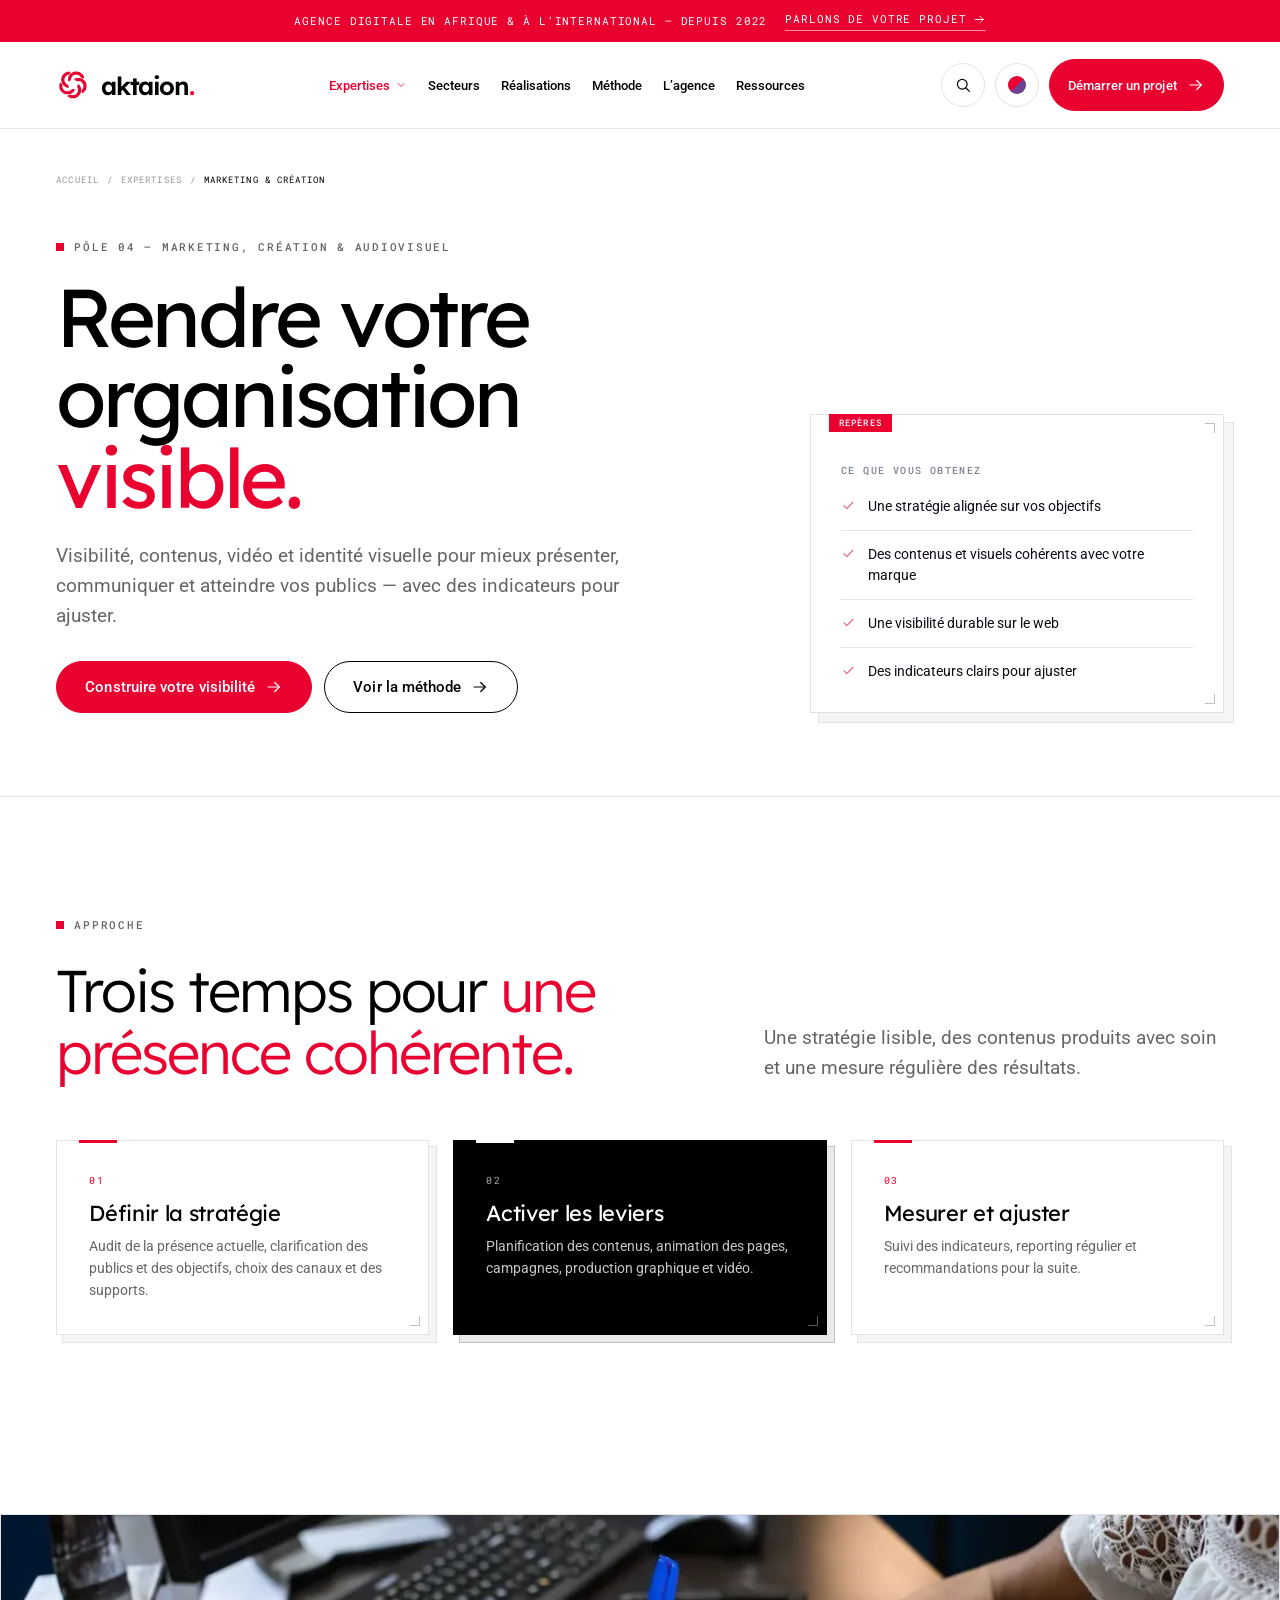
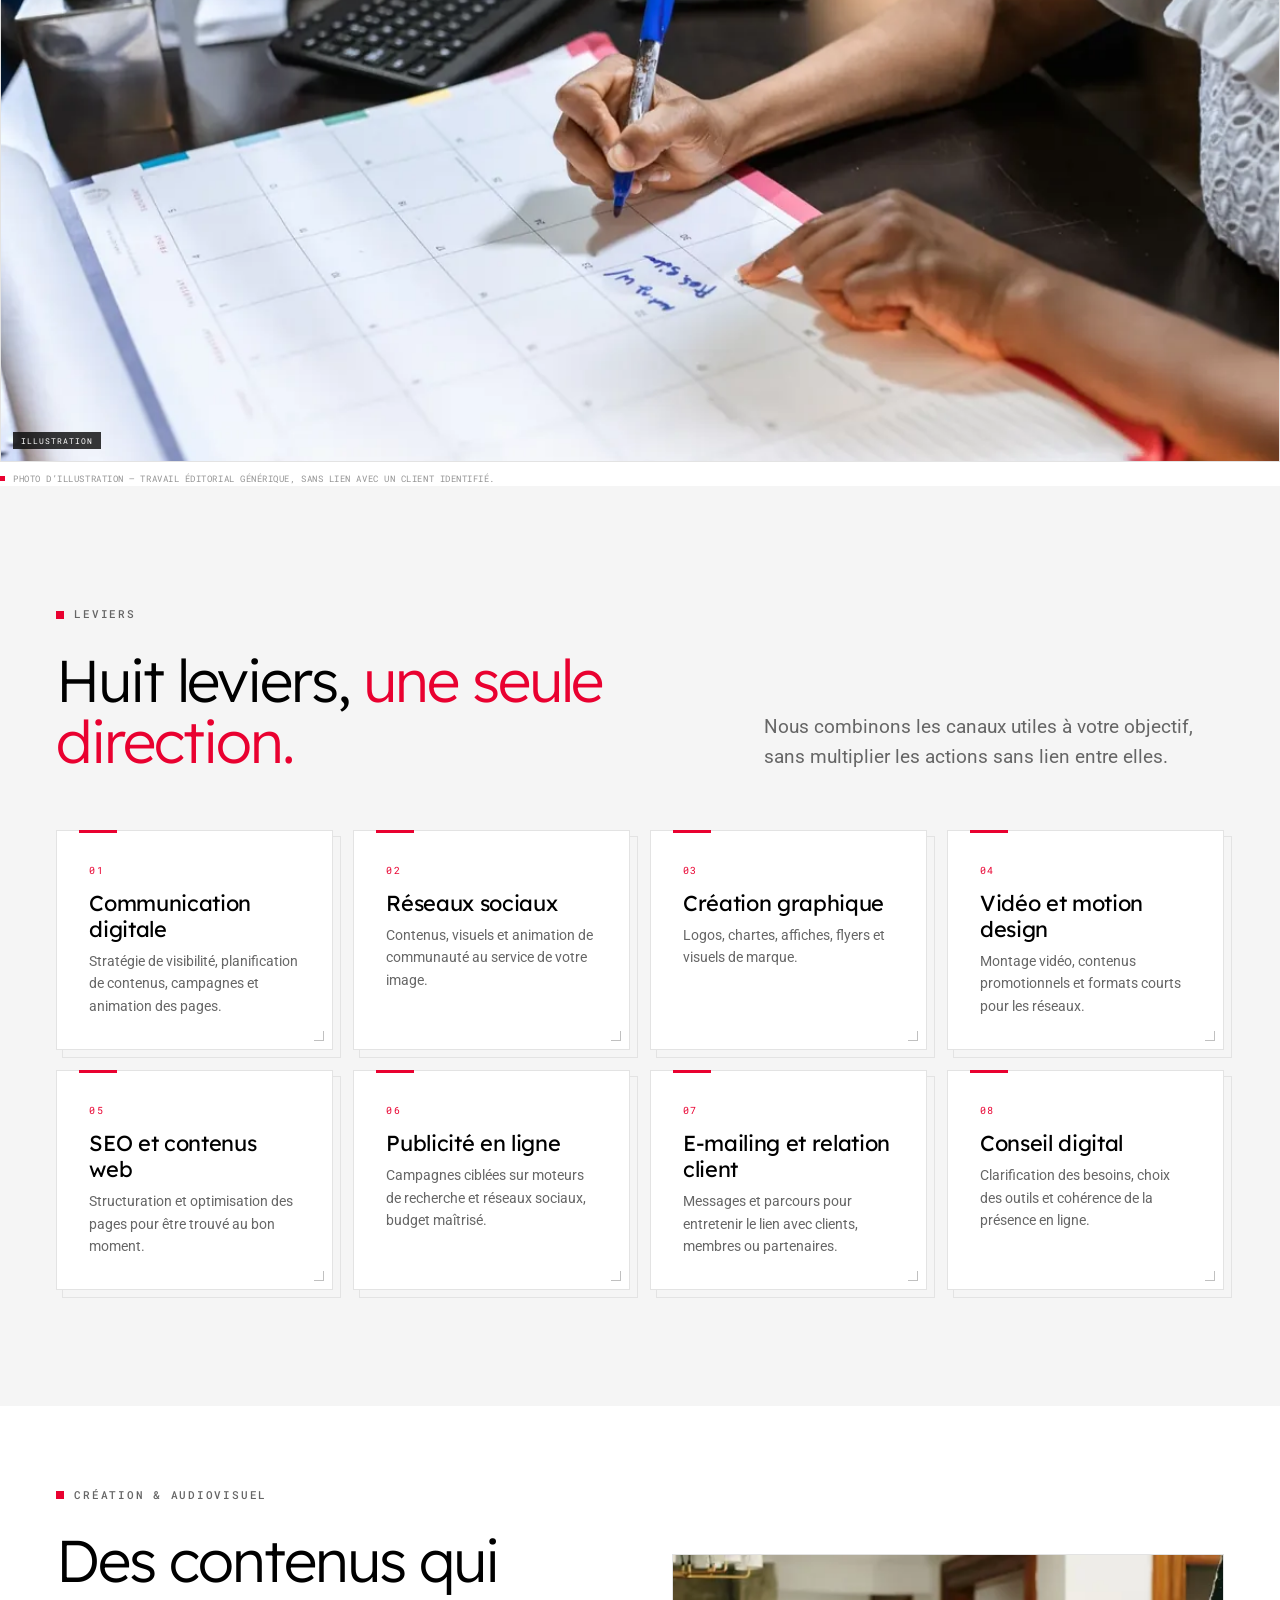
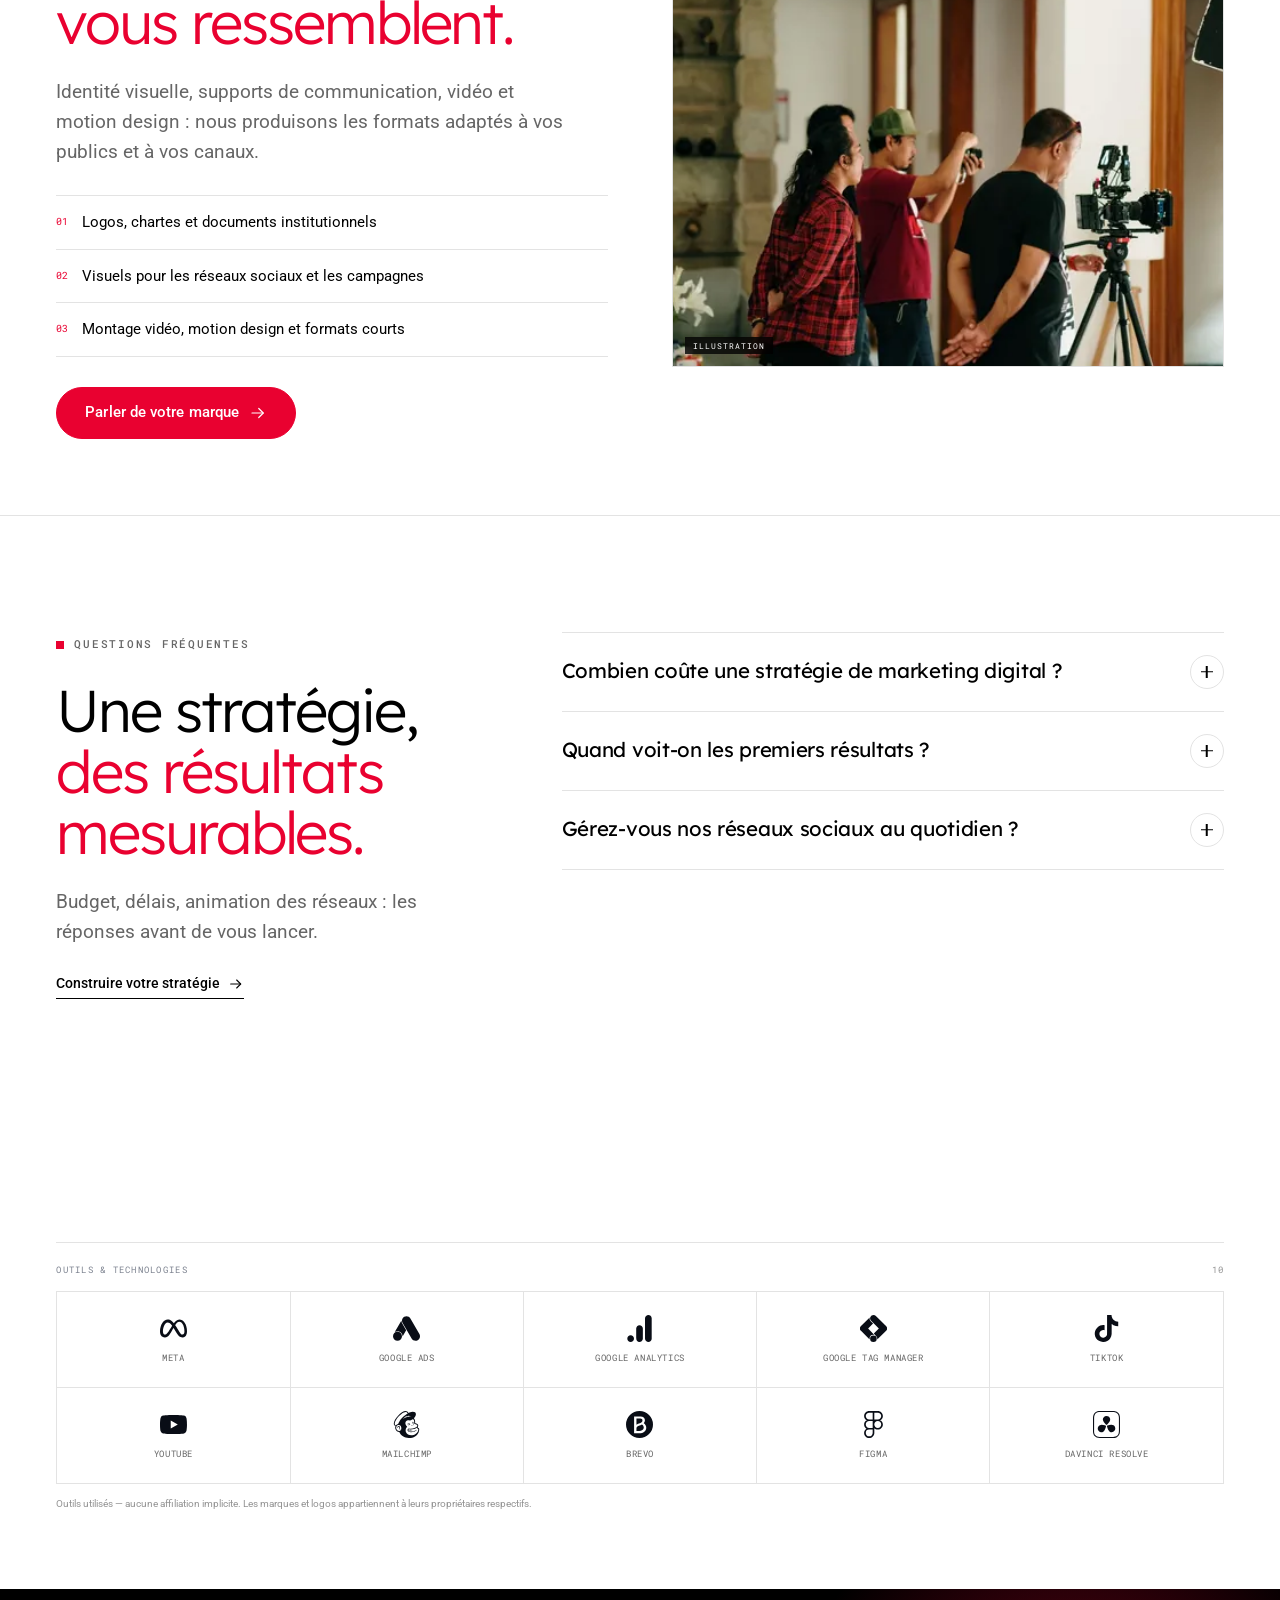
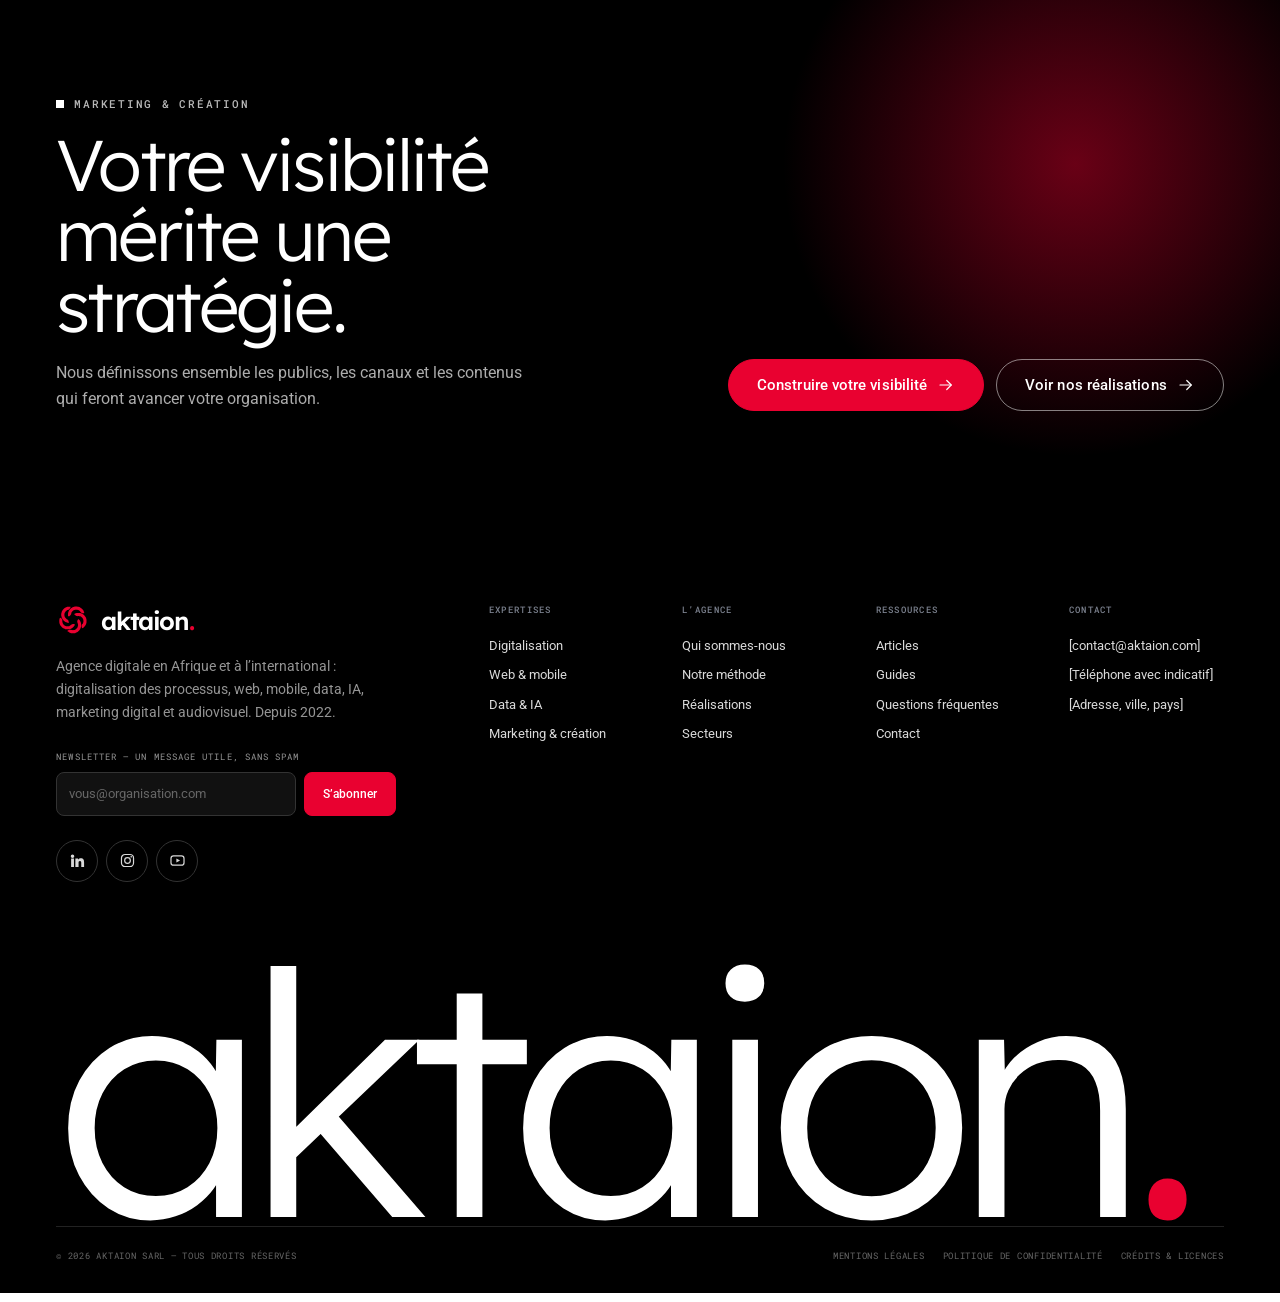
<file: marketing.html>
<!doctype html>
<html lang="fr">
<head>
  <meta charset="utf-8">
  <meta name="viewport" content="width=device-width, initial-scale=1">
  <title>Marketing, création & audiovisuel — Aktaion</title>
  <meta name="description" content="Stratégie digitale, réseaux sociaux, SEO, création graphique, vidéo et motion design : rendre votre organisation visible et mesurer ce qui fonctionne.">
  
  <meta name="theme-color" content="#ffffff" data-theme-color>
  <meta property="og:type" content="website">
  <meta property="og:site_name" content="Aktaion">
  <meta property="og:title" content="Marketing, création & audiovisuel — Aktaion">
  <meta property="og:description" content="Stratégie digitale, réseaux sociaux, SEO, création graphique, vidéo et motion design : rendre votre organisation visible et mesurer ce qui fonctionne.">
  <meta property="og:locale" content="fr_FR">
  <meta property="og:image" content="assets/img/og-aktaion.png">
  <meta property="og:image:width" content="1200">
  <meta property="og:image:height" content="630">
  <meta property="og:image:alt" content="Aktaion — agence digitale">
  <meta name="twitter:card" content="summary_large_image">
  <meta name="twitter:title" content="Marketing, création & audiovisuel — Aktaion">
  <meta name="twitter:description" content="Stratégie digitale, réseaux sociaux, SEO, création graphique, vidéo et motion design : rendre votre organisation visible et mesurer ce qui fonctionne.">
  <meta name="twitter:image" content="assets/img/og-aktaion.png">
  <link rel="icon" href="assets/img/favicon.svg" type="image/svg+xml" data-theme-favicon>
  <link rel="apple-touch-icon" href="assets/img/apple-touch-icon.png">
  <link rel="manifest" href="site.webmanifest">
  
  <script>(function(){try{if(localStorage.getItem('aktaion-theme')==='violet'){document.documentElement.setAttribute('data-theme','violet');var f=document.querySelector('[data-theme-favicon]');if(f)f.setAttribute('href','assets/img/favicon-violet.svg');}}catch(e){}})();</script>
  <link rel="preconnect" href="https://fonts.googleapis.com">
  <link rel="preconnect" href="https://fonts.gstatic.com" crossorigin>
  <link href="https://fonts.googleapis.com/css2?family=Lexend+Deca:wght@300;400;500;600&amp;family=Roboto+Mono:wght@400;500&amp;family=Roboto:wght@400;500;700&amp;display=swap" rel="stylesheet">
  <link rel="stylesheet" href="assets/css/site.css">
</head>
<body>
  <div class="scroll-progress" data-scroll-progress aria-hidden="true"></div>
  <a class="skip-link" href="#main">Aller au contenu</a>
  <div class="announce">
    <div class="container">
      <span>Agence digitale en Afrique &amp; à l’international — depuis 2022</span>
      <a href="contact.html">Parlons de votre projet <svg viewBox="0 0 24 24" fill="none" stroke="currentColor" stroke-width="1.6" stroke-linecap="round" stroke-linejoin="round" aria-hidden="true" focusable="false"><path d="M4 12h15"/><path d="m13 6 6 6-6 6"/></svg></a>
    </div>
  </div>
  <header class="site-header" data-header>
    <div class="container">
      <a class="brand" href="index.html" aria-label="Aktaion — accueil"><svg class="brand__mark" viewBox="0 0 512 512" fill="currentColor" aria-hidden="true" focusable="false"><path d="M127.50,95.00 L128.00,94.50 L140.00,94.50 L141.00,95.50 L145.00,95.50 L146.00,96.50 L151.00,97.50 L155.00,99.50 L160.00,103.50 L161.00,103.50 L168.50,111.00 L168.50,112.00 L171.50,115.00 L174.50,121.00 L174.50,123.00 L175.50,124.00 L176.50,129.00 L175.00,130.50 L167.00,130.50 L166.00,129.50 L164.00,129.50 L162.00,127.50 L161.00,127.50 L154.50,121.00 L154.50,120.00 L152.00,117.50 L151.00,117.50 L148.00,114.50 L144.00,112.50 L142.00,112.50 L141.00,111.50 L127.00,111.50 L126.00,112.50 L124.00,112.50 L120.00,114.50 L112.50,121.00 L112.50,122.00 L110.50,124.00 L108.50,128.00 L108.50,130.00 L107.50,131.00 L107.50,134.00 L105.50,138.00 L103.50,140.00 L103.50,141.00 L98.00,145.50 L96.00,146.50 L94.00,146.50 L93.00,147.50 L90.50,144.00 L90.50,131.00 L91.50,130.00 L91.50,126.00 L92.50,125.00 L92.50,123.00 L96.50,115.00 L98.50,113.00 L98.50,112.00 L108.00,102.50 L109.00,102.50 L111.00,100.50 L117.00,97.50 L119.00,97.50 L123.00,95.50 L127.50,95.00 Z M88.50,96.00 L89.00,95.50 L104.00,95.50 L104.50,97.00 L103.50,98.00 L102.50,103.00 L97.00,109.50 L96.00,109.50 L92.00,112.50 L90.00,112.50 L89.00,113.50 L87.00,113.50 L85.00,114.50 L83.00,116.50 L82.00,116.50 L76.50,122.00 L76.50,123.00 L73.50,127.00 L73.50,129.00 L71.50,133.00 L71.50,143.00 L72.50,144.00 L72.50,147.00 L75.50,153.00 L84.00,161.50 L88.00,163.50 L92.50,169.00 L93.50,171.00 L93.50,174.00 L94.50,175.00 L94.50,180.00 L93.00,181.50 L91.00,181.50 L90.00,180.50 L87.00,180.50 L86.00,179.50 L81.00,178.50 L77.00,176.50 L72.00,172.50 L71.00,172.50 L64.50,166.00 L64.50,165.00 L61.50,162.00 L56.50,152.00 L56.50,149.00 L55.50,148.00 L55.50,144.00 L54.50,143.00 L54.50,133.00 L55.50,132.00 L55.50,128.00 L56.50,127.00 L57.50,122.00 L60.50,116.00 L62.50,114.00 L62.50,113.00 L65.50,110.00 L65.50,109.00 L73.00,102.50 L76.00,101.50 L80.00,98.50 L82.00,98.50 L83.00,97.50 L85.00,97.50 L86.00,96.50 L88.50,96.00 Z M137.50,129.00 L138.00,128.50 L152.00,128.50 L153.00,129.50 L157.00,129.50 L158.00,130.50 L160.00,130.50 L161.00,131.50 L163.00,131.50 L167.00,133.50 L173.00,138.50 L174.00,138.50 L178.50,143.00 L178.50,144.00 L183.50,150.00 L186.50,156.00 L186.50,158.00 L187.50,159.00 L187.50,162.00 L188.50,163.00 L188.50,180.00 L187.50,181.00 L187.50,184.00 L186.50,185.00 L186.50,187.00 L182.50,195.00 L179.50,198.00 L179.50,199.00 L172.00,206.50 L171.00,206.50 L167.00,209.50 L166.00,209.50 L163.50,206.00 L163.50,203.00 L162.50,202.00 L162.50,197.00 L163.50,196.00 L163.50,193.00 L165.50,189.00 L169.50,184.00 L170.50,182.00 L170.50,180.00 L171.50,179.00 L171.50,175.00 L172.50,174.00 L172.50,169.00 L171.50,168.00 L171.50,164.00 L170.50,163.00 L170.50,161.00 L167.50,157.00 L167.50,156.00 L160.00,148.50 L156.00,146.50 L154.00,146.50 L153.00,145.50 L149.00,145.50 L148.00,144.50 L143.00,144.50 L142.00,145.50 L140.00,145.50 L139.00,144.50 L135.00,144.50 L129.00,141.50 L125.50,138.00 L123.50,134.00 L128.00,131.50 L130.00,131.50 L131.00,130.50 L137.50,129.00 Z M48.50,154.00 L49.00,153.50 L53.00,155.50 L57.50,160.00 L60.50,166.00 L60.50,175.00 L61.50,176.00 L61.50,180.00 L65.50,188.00 L72.00,194.50 L73.00,194.50 L75.00,196.50 L77.00,197.50 L79.00,197.50 L80.00,198.50 L83.00,198.50 L84.00,199.50 L92.00,199.50 L93.00,198.50 L96.00,198.50 L102.00,195.50 L109.00,189.50 L111.00,189.50 L115.00,187.50 L122.00,187.50 L123.00,188.50 L126.00,188.50 L127.50,190.00 L124.50,196.00 L121.50,199.00 L121.50,200.00 L115.00,206.50 L114.00,206.50 L111.00,209.50 L103.00,213.50 L101.00,213.50 L100.00,214.50 L97.00,214.50 L96.00,215.50 L80.00,215.50 L79.00,214.50 L76.00,214.50 L70.00,211.50 L68.00,211.50 L66.00,209.50 L63.00,208.50 L55.50,202.00 L55.50,201.00 L51.50,197.00 L51.50,196.00 L49.50,194.00 L47.50,190.00 L47.50,188.00 L45.50,184.00 L45.50,181.00 L44.50,180.00 L44.50,164.00 L45.50,163.00 L45.50,160.00 L46.50,159.00 L46.50,157.00 L48.50,154.00 Z M143.50,162.00 L147.00,161.50 L153.50,169.00 L158.50,179.00 L158.50,182.00 L159.50,183.00 L159.50,188.00 L160.50,189.00 L160.50,197.00 L159.50,198.00 L159.50,203.00 L158.50,204.00 L157.50,209.00 L154.50,215.00 L149.50,221.00 L149.50,222.00 L141.00,229.50 L138.00,230.50 L136.00,232.50 L134.00,232.50 L128.00,235.50 L124.00,235.50 L123.00,236.50 L111.00,236.50 L110.00,235.50 L106.00,235.50 L105.00,234.50 L100.00,233.50 L96.00,231.50 L91.00,227.50 L90.00,227.50 L87.50,225.00 L87.50,223.00 L94.00,218.50 L96.00,218.50 L97.00,217.50 L106.00,217.50 L110.00,219.50 L115.00,219.50 L116.00,220.50 L118.00,220.50 L119.00,219.50 L123.00,219.50 L124.00,218.50 L126.00,218.50 L132.00,215.50 L138.50,209.00 L138.50,208.00 L141.50,204.00 L141.50,202.00 L143.50,198.00 L143.50,188.00 L142.50,187.00 L142.50,184.00 L140.50,181.00 L140.50,178.00 L139.50,177.00 L139.50,171.00 L140.50,170.00 L140.50,167.00 L143.50,163.00 L143.50,162.00 Z" transform="translate(-76.800 -216.178) scale(2.84444)" fill="currentColor" fill-rule="evenodd"/></svg><span class="brand__word">aktaion<i>.</i></span></a>
      <nav class="nav" aria-label="Navigation principale"><div class="nav__item nav__item--mega">
        <a class="nav__link" href="expertises.html" aria-current="page">Expertises <svg viewBox="0 0 24 24" fill="none" stroke="currentColor" stroke-width="1.6" stroke-linecap="round" stroke-linejoin="round" aria-hidden="true" focusable="false"><path d="m6 9 6 6 6-6"/></svg></a>
        <div class="mega">
    <div class="mega__head">
      <span class="mono">Quatre pôles d’expertise</span>
      <a href="expertises.html">Voir tous les pôles <svg viewBox="0 0 24 24" fill="none" stroke="currentColor" stroke-width="1.6" stroke-linecap="round" stroke-linejoin="round" aria-hidden="true" focusable="false"><path d="M7 17 17 7"/><path d="M8 7h9v9"/></svg></a>
    </div>
    <div class="mega__grid">
      <a class="mega__link" href="digitalisation.html">
        <span>01</span>
        <strong>Digitalisation des processus</strong>
        <span>Numériser les procédures pour gagner en fiabilité, en traçabilité et en rapidité.</span>
      </a><a class="mega__link" href="web-mobile.html">
        <span>02</span>
        <strong>Web, mobile & e-commerce</strong>
        <span>Sites vitrines, boutiques en ligne et applications mobiles pensés pour convertir.</span>
      </a><a class="mega__link" href="expertises.html#data-ia">
        <span>03</span>
        <strong>Data & intelligence artificielle</strong>
        <span>Données structurées, tableaux de bord et IA appliquée aux métiers.</span>
      </a><a class="mega__link" href="marketing.html">
        <span>04</span>
        <strong>Marketing, création & audiovisuel</strong>
        <span>Stratégie, contenus, vidéo et identité visuelle pour rendre votre organisation visible.</span>
      </a>
    </div>
    <div class="mega__foot">
      <p>Une seule équipe, de l’idée à la mise en ligne.</p>
      <a class="btn btn--black btn--sm" href="contact.html">Parler de votre projet <svg viewBox="0 0 24 24" fill="none" stroke="currentColor" stroke-width="1.6" stroke-linecap="round" stroke-linejoin="round" aria-hidden="true" focusable="false"><path d="M4 12h15"/><path d="m13 6 6 6-6 6"/></svg></a>
    </div>
  </div>
      </div><div class="nav__item"><a class="nav__link" href="secteurs.html">Secteurs</a></div><div class="nav__item"><a class="nav__link" href="realisations.html">Réalisations</a></div><div class="nav__item"><a class="nav__link" href="methode.html">Méthode</a></div><div class="nav__item"><a class="nav__link" href="agence.html">L’agence</a></div><div class="nav__item"><a class="nav__link" href="ressources.html">Ressources</a></div></nav>
      <div class="header__actions">
        <button class="icon-btn" type="button" data-search-open aria-label="Ouvrir la recherche"><svg viewBox="0 0 24 24" fill="none" stroke="currentColor" stroke-width="1.6" stroke-linecap="round" stroke-linejoin="round" aria-hidden="true" focusable="false"><circle cx="11" cy="11" r="6.5"/><path d="m16 16 4.5 4.5"/></svg></button>
        <button class="icon-btn theme-toggle" type="button" data-theme-toggle aria-pressed="false" aria-label="Passer à la version violette" title="Passer à la version violette"><span class="theme-toggle__swatch" aria-hidden="true"></span></button>
        <a class="btn btn--red header__cta" href="contact.html">Démarrer un projet <svg viewBox="0 0 24 24" fill="none" stroke="currentColor" stroke-width="1.6" stroke-linecap="round" stroke-linejoin="round" aria-hidden="true" focusable="false"><path d="M4 12h15"/><path d="m13 6 6 6-6 6"/></svg></a>
        <button class="nav-toggle" type="button" data-menu-toggle aria-controls="mobile-menu" aria-expanded="false" aria-label="Ouvrir le menu">
          <span></span><span></span>
        </button>
      </div>
    </div>
  </header>
  <div class="search-overlay" id="search-overlay" hidden>
    <div class="search-overlay__panel" role="dialog" aria-modal="true" aria-label="Rechercher sur le site">
      <div class="search-overlay__head">
        <span class="mono">Recherche</span>
        <button class="icon-btn" type="button" data-search-close aria-label="Fermer la recherche"><svg viewBox="0 0 24 24" fill="none" stroke="currentColor" stroke-width="1.6" stroke-linecap="round" stroke-linejoin="round" aria-hidden="true" focusable="false"><path d="m6 6 12 12"/><path d="M18 6 6 18"/></svg></button>
      </div>
      <label class="visually-hidden" for="site-search">Rechercher sur le site</label>
      <input type="search" id="site-search" placeholder="Rechercher une expertise, une page…" autocomplete="off">
      <ul class="search-results" data-search-results>
        <li><a href="index.html">Accueil<span>Page</span></a></li><li><a href="expertises.html">Expertises<span>Page</span></a></li><li><a href="digitalisation.html">Digitalisation des processus<span>Pôle 01</span></a></li><li><a href="web-mobile.html">Web, mobile & e-commerce<span>Pôle 02</span></a></li><li><a href="expertises.html#data-ia">Data & intelligence artificielle<span>Pôle 03</span></a></li><li><a href="marketing.html">Marketing, création & audiovisuel<span>Pôle 04</span></a></li><li><a href="secteurs.html">Secteurs public & privé<span>Page</span></a></li><li><a href="realisations.html">Réalisations<span>Page</span></a></li><li><a href="methode.html">Méthode en cinq phases<span>Page</span></a></li><li><a href="agence.html">L’agence<span>Page</span></a></li><li><a href="ressources.html">Ressources & articles<span>Page</span></a></li><li><a href="index.html#faq">FAQ<span>Accueil</span></a></li><li><a href="contact.html">Contact & devis<span>Page</span></a></li>
      </ul>
    </div>
  </div>
  <div class="mobile-menu" id="mobile-menu" hidden>
    <div class="container">
      <div class="mobile-menu__inner">
        <div class="mobile-menu__top">
          <a class="brand" href="index.html" aria-label="Aktaion — accueil"><svg class="brand__mark" viewBox="0 0 512 512" fill="currentColor" aria-hidden="true" focusable="false"><path d="M127.50,95.00 L128.00,94.50 L140.00,94.50 L141.00,95.50 L145.00,95.50 L146.00,96.50 L151.00,97.50 L155.00,99.50 L160.00,103.50 L161.00,103.50 L168.50,111.00 L168.50,112.00 L171.50,115.00 L174.50,121.00 L174.50,123.00 L175.50,124.00 L176.50,129.00 L175.00,130.50 L167.00,130.50 L166.00,129.50 L164.00,129.50 L162.00,127.50 L161.00,127.50 L154.50,121.00 L154.50,120.00 L152.00,117.50 L151.00,117.50 L148.00,114.50 L144.00,112.50 L142.00,112.50 L141.00,111.50 L127.00,111.50 L126.00,112.50 L124.00,112.50 L120.00,114.50 L112.50,121.00 L112.50,122.00 L110.50,124.00 L108.50,128.00 L108.50,130.00 L107.50,131.00 L107.50,134.00 L105.50,138.00 L103.50,140.00 L103.50,141.00 L98.00,145.50 L96.00,146.50 L94.00,146.50 L93.00,147.50 L90.50,144.00 L90.50,131.00 L91.50,130.00 L91.50,126.00 L92.50,125.00 L92.50,123.00 L96.50,115.00 L98.50,113.00 L98.50,112.00 L108.00,102.50 L109.00,102.50 L111.00,100.50 L117.00,97.50 L119.00,97.50 L123.00,95.50 L127.50,95.00 Z M88.50,96.00 L89.00,95.50 L104.00,95.50 L104.50,97.00 L103.50,98.00 L102.50,103.00 L97.00,109.50 L96.00,109.50 L92.00,112.50 L90.00,112.50 L89.00,113.50 L87.00,113.50 L85.00,114.50 L83.00,116.50 L82.00,116.50 L76.50,122.00 L76.50,123.00 L73.50,127.00 L73.50,129.00 L71.50,133.00 L71.50,143.00 L72.50,144.00 L72.50,147.00 L75.50,153.00 L84.00,161.50 L88.00,163.50 L92.50,169.00 L93.50,171.00 L93.50,174.00 L94.50,175.00 L94.50,180.00 L93.00,181.50 L91.00,181.50 L90.00,180.50 L87.00,180.50 L86.00,179.50 L81.00,178.50 L77.00,176.50 L72.00,172.50 L71.00,172.50 L64.50,166.00 L64.50,165.00 L61.50,162.00 L56.50,152.00 L56.50,149.00 L55.50,148.00 L55.50,144.00 L54.50,143.00 L54.50,133.00 L55.50,132.00 L55.50,128.00 L56.50,127.00 L57.50,122.00 L60.50,116.00 L62.50,114.00 L62.50,113.00 L65.50,110.00 L65.50,109.00 L73.00,102.50 L76.00,101.50 L80.00,98.50 L82.00,98.50 L83.00,97.50 L85.00,97.50 L86.00,96.50 L88.50,96.00 Z M137.50,129.00 L138.00,128.50 L152.00,128.50 L153.00,129.50 L157.00,129.50 L158.00,130.50 L160.00,130.50 L161.00,131.50 L163.00,131.50 L167.00,133.50 L173.00,138.50 L174.00,138.50 L178.50,143.00 L178.50,144.00 L183.50,150.00 L186.50,156.00 L186.50,158.00 L187.50,159.00 L187.50,162.00 L188.50,163.00 L188.50,180.00 L187.50,181.00 L187.50,184.00 L186.50,185.00 L186.50,187.00 L182.50,195.00 L179.50,198.00 L179.50,199.00 L172.00,206.50 L171.00,206.50 L167.00,209.50 L166.00,209.50 L163.50,206.00 L163.50,203.00 L162.50,202.00 L162.50,197.00 L163.50,196.00 L163.50,193.00 L165.50,189.00 L169.50,184.00 L170.50,182.00 L170.50,180.00 L171.50,179.00 L171.50,175.00 L172.50,174.00 L172.50,169.00 L171.50,168.00 L171.50,164.00 L170.50,163.00 L170.50,161.00 L167.50,157.00 L167.50,156.00 L160.00,148.50 L156.00,146.50 L154.00,146.50 L153.00,145.50 L149.00,145.50 L148.00,144.50 L143.00,144.50 L142.00,145.50 L140.00,145.50 L139.00,144.50 L135.00,144.50 L129.00,141.50 L125.50,138.00 L123.50,134.00 L128.00,131.50 L130.00,131.50 L131.00,130.50 L137.50,129.00 Z M48.50,154.00 L49.00,153.50 L53.00,155.50 L57.50,160.00 L60.50,166.00 L60.50,175.00 L61.50,176.00 L61.50,180.00 L65.50,188.00 L72.00,194.50 L73.00,194.50 L75.00,196.50 L77.00,197.50 L79.00,197.50 L80.00,198.50 L83.00,198.50 L84.00,199.50 L92.00,199.50 L93.00,198.50 L96.00,198.50 L102.00,195.50 L109.00,189.50 L111.00,189.50 L115.00,187.50 L122.00,187.50 L123.00,188.50 L126.00,188.50 L127.50,190.00 L124.50,196.00 L121.50,199.00 L121.50,200.00 L115.00,206.50 L114.00,206.50 L111.00,209.50 L103.00,213.50 L101.00,213.50 L100.00,214.50 L97.00,214.50 L96.00,215.50 L80.00,215.50 L79.00,214.50 L76.00,214.50 L70.00,211.50 L68.00,211.50 L66.00,209.50 L63.00,208.50 L55.50,202.00 L55.50,201.00 L51.50,197.00 L51.50,196.00 L49.50,194.00 L47.50,190.00 L47.50,188.00 L45.50,184.00 L45.50,181.00 L44.50,180.00 L44.50,164.00 L45.50,163.00 L45.50,160.00 L46.50,159.00 L46.50,157.00 L48.50,154.00 Z M143.50,162.00 L147.00,161.50 L153.50,169.00 L158.50,179.00 L158.50,182.00 L159.50,183.00 L159.50,188.00 L160.50,189.00 L160.50,197.00 L159.50,198.00 L159.50,203.00 L158.50,204.00 L157.50,209.00 L154.50,215.00 L149.50,221.00 L149.50,222.00 L141.00,229.50 L138.00,230.50 L136.00,232.50 L134.00,232.50 L128.00,235.50 L124.00,235.50 L123.00,236.50 L111.00,236.50 L110.00,235.50 L106.00,235.50 L105.00,234.50 L100.00,233.50 L96.00,231.50 L91.00,227.50 L90.00,227.50 L87.50,225.00 L87.50,223.00 L94.00,218.50 L96.00,218.50 L97.00,217.50 L106.00,217.50 L110.00,219.50 L115.00,219.50 L116.00,220.50 L118.00,220.50 L119.00,219.50 L123.00,219.50 L124.00,218.50 L126.00,218.50 L132.00,215.50 L138.50,209.00 L138.50,208.00 L141.50,204.00 L141.50,202.00 L143.50,198.00 L143.50,188.00 L142.50,187.00 L142.50,184.00 L140.50,181.00 L140.50,178.00 L139.50,177.00 L139.50,171.00 L140.50,170.00 L140.50,167.00 L143.50,163.00 L143.50,162.00 Z" transform="translate(-76.800 -216.178) scale(2.84444)" fill="currentColor" fill-rule="evenodd"/></svg><span class="brand__word">aktaion<i>.</i></span></a>
          <button class="mobile-menu__close" type="button" data-menu-close aria-label="Fermer le menu"><svg viewBox="0 0 24 24" fill="none" stroke="currentColor" stroke-width="1.6" stroke-linecap="round" stroke-linejoin="round" aria-hidden="true" focusable="false"><path d="m6 6 12 12"/><path d="M18 6 6 18"/></svg></button>
        </div>
        <details>
          <summary>Expertises <svg viewBox="0 0 24 24" fill="none" stroke="currentColor" stroke-width="1.6" stroke-linecap="round" stroke-linejoin="round" aria-hidden="true" focusable="false"><path d="m6 9 6 6 6-6"/></svg></summary>
          <div class="mobile-sub">
            <a href="digitalisation.html">01 — Digitalisation des processus</a><a href="web-mobile.html">02 — Web, mobile & e-commerce</a><a href="expertises.html#data-ia">03 — Data & intelligence artificielle</a><a href="marketing.html">04 — Marketing, création & audiovisuel</a>
            <a href="expertises.html">Tous les pôles</a>
          </div>
        </details>
        <a class="mobile-link" href="secteurs.html">Secteurs <svg viewBox="0 0 24 24" fill="none" stroke="currentColor" stroke-width="1.6" stroke-linecap="round" stroke-linejoin="round" aria-hidden="true" focusable="false"><path d="M7 17 17 7"/><path d="M8 7h9v9"/></svg></a><a class="mobile-link" href="realisations.html">Réalisations <svg viewBox="0 0 24 24" fill="none" stroke="currentColor" stroke-width="1.6" stroke-linecap="round" stroke-linejoin="round" aria-hidden="true" focusable="false"><path d="M7 17 17 7"/><path d="M8 7h9v9"/></svg></a><a class="mobile-link" href="methode.html">Méthode <svg viewBox="0 0 24 24" fill="none" stroke="currentColor" stroke-width="1.6" stroke-linecap="round" stroke-linejoin="round" aria-hidden="true" focusable="false"><path d="M7 17 17 7"/><path d="M8 7h9v9"/></svg></a><a class="mobile-link" href="agence.html">L’agence <svg viewBox="0 0 24 24" fill="none" stroke="currentColor" stroke-width="1.6" stroke-linecap="round" stroke-linejoin="round" aria-hidden="true" focusable="false"><path d="M7 17 17 7"/><path d="M8 7h9v9"/></svg></a><a class="mobile-link" href="ressources.html">Ressources <svg viewBox="0 0 24 24" fill="none" stroke="currentColor" stroke-width="1.6" stroke-linecap="round" stroke-linejoin="round" aria-hidden="true" focusable="false"><path d="M7 17 17 7"/><path d="M8 7h9v9"/></svg></a>
        <a class="btn btn--red" href="contact.html">Démarrer un projet <svg viewBox="0 0 24 24" fill="none" stroke="currentColor" stroke-width="1.6" stroke-linecap="round" stroke-linejoin="round" aria-hidden="true" focusable="false"><path d="M4 12h15"/><path d="m13 6 6 6-6 6"/></svg></a>
      </div>
    </div>
  </div>
  <main id="main">

<section class="page-hero">
    <div class="container">
      <nav class="breadcrumb" aria-label="Fil d’Ariane">
        <a href="index.html">Accueil</a><span aria-hidden="true">/</span><a href="expertises.html">Expertises</a><span aria-hidden="true">/</span><span aria-current="page">Marketing & création</span>
      </nav>
      <div class="page-hero__grid">
        <div>
          <span class="eyebrow">Pôle 04 — Marketing, création & audiovisuel</span>
          <h1 class="h1 page-hero__title"><span class="kinetic" data-kinetic>Rendre votre organisation <em>visible.</em></span></h1>
          <p class="lead page-hero__lead">Visibilité, contenus, vidéo et identité visuelle pour mieux présenter, communiquer et atteindre vos publics — avec des indicateurs pour ajuster.</p>
          <div class="hero__actions"><a class="btn btn--red" href="contact.html" data-magnetic>Construire votre visibilité<svg viewBox="0 0 24 24" fill="none" stroke="currentColor" stroke-width="1.6" stroke-linecap="round" stroke-linejoin="round" aria-hidden="true" focusable="false"><path d="M4 12h15"/><path d="m13 6 6 6-6 6"/></svg></a><a class="btn btn--outline" href="methode.html" data-magnetic>Voir la méthode<svg viewBox="0 0 24 24" fill="none" stroke="currentColor" stroke-width="1.6" stroke-linecap="round" stroke-linejoin="round" aria-hidden="true" focusable="false"><path d="M4 12h15"/><path d="m13 6 6 6-6 6"/></svg></a></div>
        </div>
        <div class="points-card file-card file-card--points reveal" data-tilt>
    <span class="file-card__tab" aria-hidden="true">Repères</span>
    <h2>Ce que vous obtenez</h2>
    <ul><li><svg viewBox="0 0 24 24" fill="none" stroke="currentColor" stroke-width="1.6" stroke-linecap="round" stroke-linejoin="round" aria-hidden="true" focusable="false"><path d="m5 12.5 4.5 4.5L19 7"/></svg><span>Une stratégie alignée sur vos objectifs</span></li><li><svg viewBox="0 0 24 24" fill="none" stroke="currentColor" stroke-width="1.6" stroke-linecap="round" stroke-linejoin="round" aria-hidden="true" focusable="false"><path d="m5 12.5 4.5 4.5L19 7"/></svg><span>Des contenus et visuels cohérents avec votre marque</span></li><li><svg viewBox="0 0 24 24" fill="none" stroke="currentColor" stroke-width="1.6" stroke-linecap="round" stroke-linejoin="round" aria-hidden="true" focusable="false"><path d="m5 12.5 4.5 4.5L19 7"/></svg><span>Une visibilité durable sur le web</span></li><li><svg viewBox="0 0 24 24" fill="none" stroke="currentColor" stroke-width="1.6" stroke-linecap="round" stroke-linejoin="round" aria-hidden="true" focusable="false"><path d="m5 12.5 4.5 4.5L19 7"/></svg><span>Des indicateurs clairs pour ajuster</span></li></ul>
    <span class="file-card__crop file-card__crop--br" aria-hidden="true"></span>
  </div>
      </div>
    </div>
  </section>

<section class="section">
  <div class="container">
    <div class="section-head reveal">
    <div>
      <span class="eyebrow">Approche</span>
      <h2 class="h2 mt-24">Trois temps pour <em>une présence cohérente.</em></h2>
    </div>
    <div class="section-head__lead">
      <p class="lead">Une stratégie lisible, des contenus produits avec soin et une mesure régulière des résultats.</p>
      
    </div>
  </div>
    <div class="card-grid-3" data-stagger>
      <article class="panel reveal">
    <span class="panel__num">01</span>
    <h3 class="h4">Définir la stratégie</h3>
    <p>Audit de la présence actuelle, clarification des publics et des objectifs, choix des canaux et des supports.</p>
    
    
  </article>
      <article class="panel panel--black reveal">
    <span class="panel__num">02</span>
    <h3 class="h4">Activer les leviers</h3>
    <p>Planification des contenus, animation des pages, campagnes, production graphique et vidéo.</p>
    
    
  </article>
      <article class="panel reveal">
    <span class="panel__num">03</span>
    <h3 class="h4">Mesurer et ajuster</h3>
    <p>Suivi des indicateurs, reporting régulier et recommandations pour la suite.</p>
    
    
  </article>
    </div>
  </div>
</section>

<div class="media-band" data-parallax="0.06">
    <figure class="media media-band__figure">
    <div class="media__frame" style="aspect-ratio:21 / 9">
      <img src="assets/img/photos/planning-editorial-1280.webp" srcset="assets/img/photos/planning-editorial-640.webp 640w, assets/img/photos/planning-editorial-1280.webp 1280w" sizes="100vw" width="1280" height="720" alt="Mains annotant un planning éditorial sur un bureau." loading="lazy" decoding="async" draggable="false" style="object-position:55% 50%">
      <span class="media__stamp" aria-hidden="true">Illustration</span>
    </div>
    <figcaption class="media__caption">Photo d’illustration — travail éditorial générique, sans lien avec un client identifié.</figcaption>
  </figure>
  </div>

<section class="section section--grey" id="leviers">
  <div class="container">
    <div class="section-head reveal">
    <div>
      <span class="eyebrow">Leviers</span>
      <h2 class="h2 mt-24">Huit leviers, <em>une seule direction.</em></h2>
    </div>
    <div class="section-head__lead">
      <p class="lead">Nous combinons les canaux utiles à votre objectif, sans multiplier les actions sans lien entre elles.</p>
      
    </div>
  </div>
    <div class="card-grid-4" data-stagger>
      <article class="panel reveal">
    <span class="panel__num">01</span>
    <h3 class="h4">Communication digitale</h3>
    <p>Stratégie de visibilité, planification de contenus, campagnes et animation des pages.</p>
    
    
  </article>
      <article class="panel reveal">
    <span class="panel__num">02</span>
    <h3 class="h4">Réseaux sociaux</h3>
    <p>Contenus, visuels et animation de communauté au service de votre image.</p>
    
    
  </article>
      <article class="panel reveal">
    <span class="panel__num">03</span>
    <h3 class="h4">Création graphique</h3>
    <p>Logos, chartes, affiches, flyers et visuels de marque.</p>
    
    
  </article>
      <article class="panel reveal">
    <span class="panel__num">04</span>
    <h3 class="h4">Vidéo et motion design</h3>
    <p>Montage vidéo, contenus promotionnels et formats courts pour les réseaux.</p>
    
    
  </article>
      <article class="panel reveal">
    <span class="panel__num">05</span>
    <h3 class="h4">SEO et contenus web</h3>
    <p>Structuration et optimisation des pages pour être trouvé au bon moment.</p>
    
    
  </article>
      <article class="panel reveal">
    <span class="panel__num">06</span>
    <h3 class="h4">Publicité en ligne</h3>
    <p>Campagnes ciblées sur moteurs de recherche et réseaux sociaux, budget maîtrisé.</p>
    
    
  </article>
      <article class="panel reveal">
    <span class="panel__num">07</span>
    <h3 class="h4">E-mailing et relation client</h3>
    <p>Messages et parcours pour entretenir le lien avec clients, membres ou partenaires.</p>
    
    
  </article>
      <article class="panel reveal">
    <span class="panel__num">08</span>
    <h3 class="h4">Conseil digital</h3>
    <p>Clarification des besoins, choix des outils et cohérence de la présence en ligne.</p>
    
    
  </article>
    </div>
  </div>
</section>

<section class="section section--tight">
  <div class="container">
    <div class="feature-grid">
      <div class="feature__copy reveal">
        <span class="eyebrow">Création &amp; audiovisuel</span>
        <h2 class="h2 mt-24">Des contenus qui <em>vous ressemblent.</em></h2>
        <p class="lead">Identité visuelle, supports de communication, vidéo et motion design : nous produisons les formats adaptés à vos publics et à vos canaux.</p>
        <ul class="feature__bullets">
          <li><span class="num">01</span><span>Logos, chartes et documents institutionnels</span></li>
          <li><span class="num">02</span><span>Visuels pour les réseaux sociaux et les campagnes</span></li>
          <li><span class="num">03</span><span>Montage vidéo, motion design et formats courts</span></li>
        </ul>
        <div class="feature__actions"><a class="btn btn--red" href="contact.html" data-magnetic>Parler de votre marque<svg viewBox="0 0 24 24" fill="none" stroke="currentColor" stroke-width="1.6" stroke-linecap="round" stroke-linejoin="round" aria-hidden="true" focusable="false"><path d="M4 12h15"/><path d="m13 6 6 6-6 6"/></svg></a></div>
      </div>
      <div class="page-hero__visual reveal"><figure class="media feature__media">
    <div class="media__frame" style="aspect-ratio:4 / 3">
      <img src="assets/img/photos/tournage-1280.webp" srcset="assets/img/photos/tournage-640.webp 640w, assets/img/photos/tournage-1280.webp 1280w" sizes="(min-width: 1024px) 46vw, 100vw" width="1280" height="720" alt="Équipe de tournage avec une caméra et une perche." loading="lazy" decoding="async" draggable="false" style="object-position:55% 45%">
      <span class="media__stamp" aria-hidden="true">Illustration</span>
    </div>
    
  </figure></div>
    </div>
  </div>
</section>

<section class="section--line section">
  <div class="container">
    <div class="faq-layout">
      <div class="reveal">
        <span class="eyebrow">Questions fréquentes</span>
        <h2 class="h2 mt-24">Une stratégie, <em>des résultats mesurables.</em></h2>
        <p class="lead mt-24">Budget, délais, animation des réseaux : les réponses avant de vous lancer.</p>
        <div class="mt-24"><a class="link-arrow" href="contact.html">Construire votre stratégie <svg viewBox="0 0 24 24" fill="none" stroke="currentColor" stroke-width="1.6" stroke-linecap="round" stroke-linejoin="round" aria-hidden="true" focusable="false"><path d="M4 12h15"/><path d="m13 6 6 6-6 6"/></svg></a></div>
      </div>
      <div class="faq">
    <div class="faq__item">
      <button class="faq__btn" type="button" aria-expanded="false" aria-controls="marketing-faq-1">
        <span>Combien coûte une stratégie de marketing digital ?</span>
        <span class="faq__icon" aria-hidden="true"></span>
      </button>
      <div class="faq__panel" id="marketing-faq-1" aria-hidden="true"><p>Cela dépend des objectifs, des canaux et du volume de contenus. Un plan priorisé adapté au budget est proposé après l’atelier de découverte.</p></div>
    </div><div class="faq__item">
      <button class="faq__btn" type="button" aria-expanded="false" aria-controls="marketing-faq-2">
        <span>Quand voit-on les premiers résultats ?</span>
        <span class="faq__icon" aria-hidden="true"></span>
      </button>
      <div class="faq__panel" id="marketing-faq-2" aria-hidden="true"><p>Les campagnes publicitaires peuvent produire des effets rapides ; le référencement naturel et la construction d’audience se travaillent dans la durée.</p></div>
    </div><div class="faq__item">
      <button class="faq__btn" type="button" aria-expanded="false" aria-controls="marketing-faq-3">
        <span>Gérez-vous nos réseaux sociaux au quotidien ?</span>
        <span class="faq__icon" aria-hidden="true"></span>
      </button>
      <div class="faq__panel" id="marketing-faq-3" aria-hidden="true"><p>Oui : planification des contenus, création des visuels et animation des pages, ou formation des équipes pour le faire elles-mêmes.</p></div>
    </div>
  </div>
    </div>
  </div>
</section>

<section class="section section--tight">
  <div class="container">
    <div class="logo-wall logo-wall--light reveal" role="group" aria-label="Outils &amp; technologies">
    <div class="logo-wall__head">
      <span class="mono">Outils &amp; technologies</span>
      <span class="logo-wall__count">10</span>
    </div>
    <ul class="logo-wall__list"><li class="logo-tile" data-tool="meta" style="--logo:url('../../assets/img/logos/meta.svg')">
      <span class="logo-tile__mark" aria-hidden="true"></span>
      <span class="logo-tile__name">Meta</span>
    </li><li class="logo-tile" data-tool="googleads" style="--logo:url('../../assets/img/logos/googleads.svg')">
      <span class="logo-tile__mark" aria-hidden="true"></span>
      <span class="logo-tile__name">Google Ads</span>
    </li><li class="logo-tile" data-tool="googleanalytics" style="--logo:url('../../assets/img/logos/googleanalytics.svg')">
      <span class="logo-tile__mark" aria-hidden="true"></span>
      <span class="logo-tile__name">Google Analytics</span>
    </li><li class="logo-tile" data-tool="googletagmanager" style="--logo:url('../../assets/img/logos/googletagmanager.svg')">
      <span class="logo-tile__mark" aria-hidden="true"></span>
      <span class="logo-tile__name">Google Tag Manager</span>
    </li><li class="logo-tile" data-tool="tiktok" style="--logo:url('../../assets/img/logos/tiktok.svg')">
      <span class="logo-tile__mark" aria-hidden="true"></span>
      <span class="logo-tile__name">TikTok</span>
    </li><li class="logo-tile" data-tool="youtube" style="--logo:url('../../assets/img/logos/youtube.svg')">
      <span class="logo-tile__mark" aria-hidden="true"></span>
      <span class="logo-tile__name">YouTube</span>
    </li><li class="logo-tile" data-tool="mailchimp" style="--logo:url('../../assets/img/logos/mailchimp.svg')">
      <span class="logo-tile__mark" aria-hidden="true"></span>
      <span class="logo-tile__name">Mailchimp</span>
    </li><li class="logo-tile" data-tool="brevo" style="--logo:url('../../assets/img/logos/brevo.svg')">
      <span class="logo-tile__mark" aria-hidden="true"></span>
      <span class="logo-tile__name">Brevo</span>
    </li><li class="logo-tile" data-tool="figma" style="--logo:url('../../assets/img/logos/figma.svg')">
      <span class="logo-tile__mark" aria-hidden="true"></span>
      <span class="logo-tile__name">Figma</span>
    </li><li class="logo-tile" data-tool="davinciresolve" style="--logo:url('../../assets/img/logos/davinciresolve.svg')">
      <span class="logo-tile__mark" aria-hidden="true"></span>
      <span class="logo-tile__name">DaVinci Resolve</span>
    </li></ul>
    <p class="logo-note">Outils utilisés — aucune affiliation implicite. Les marques et logos appartiennent à leurs propriétaires respectifs.</p>
  </div>
  </div>
</section>

<section class="cta-band">
    <div class="container">
      <div>
        <span class="eyebrow eyebrow--light">Marketing & création</span>
        <h2>Votre visibilité mérite une stratégie.</h2>
        <p>Nous définissons ensemble les publics, les canaux et les contenus qui feront avancer votre organisation.</p>
      </div>
      <div class="hero__actions mt-0"><a class="btn btn--red" href="contact.html" data-magnetic>Construire votre visibilité<svg viewBox="0 0 24 24" fill="none" stroke="currentColor" stroke-width="1.6" stroke-linecap="round" stroke-linejoin="round" aria-hidden="true" focusable="false"><path d="M4 12h15"/><path d="m13 6 6 6-6 6"/></svg></a><a class="btn btn--ghost-light" href="realisations.html" data-magnetic>Voir nos réalisations<svg viewBox="0 0 24 24" fill="none" stroke="currentColor" stroke-width="1.6" stroke-linecap="round" stroke-linejoin="round" aria-hidden="true" focusable="false"><path d="M4 12h15"/><path d="m13 6 6 6-6 6"/></svg></a></div>
    </div>
  </section>

  </main>
  <footer class="site-footer">
    <div class="container">
      <div class="footer__top">
        <div class="footer__brand">
          <a class="brand" href="index.html" aria-label="Aktaion — accueil"><svg class="brand__mark" viewBox="0 0 512 512" fill="currentColor" aria-hidden="true" focusable="false"><path d="M127.50,95.00 L128.00,94.50 L140.00,94.50 L141.00,95.50 L145.00,95.50 L146.00,96.50 L151.00,97.50 L155.00,99.50 L160.00,103.50 L161.00,103.50 L168.50,111.00 L168.50,112.00 L171.50,115.00 L174.50,121.00 L174.50,123.00 L175.50,124.00 L176.50,129.00 L175.00,130.50 L167.00,130.50 L166.00,129.50 L164.00,129.50 L162.00,127.50 L161.00,127.50 L154.50,121.00 L154.50,120.00 L152.00,117.50 L151.00,117.50 L148.00,114.50 L144.00,112.50 L142.00,112.50 L141.00,111.50 L127.00,111.50 L126.00,112.50 L124.00,112.50 L120.00,114.50 L112.50,121.00 L112.50,122.00 L110.50,124.00 L108.50,128.00 L108.50,130.00 L107.50,131.00 L107.50,134.00 L105.50,138.00 L103.50,140.00 L103.50,141.00 L98.00,145.50 L96.00,146.50 L94.00,146.50 L93.00,147.50 L90.50,144.00 L90.50,131.00 L91.50,130.00 L91.50,126.00 L92.50,125.00 L92.50,123.00 L96.50,115.00 L98.50,113.00 L98.50,112.00 L108.00,102.50 L109.00,102.50 L111.00,100.50 L117.00,97.50 L119.00,97.50 L123.00,95.50 L127.50,95.00 Z M88.50,96.00 L89.00,95.50 L104.00,95.50 L104.50,97.00 L103.50,98.00 L102.50,103.00 L97.00,109.50 L96.00,109.50 L92.00,112.50 L90.00,112.50 L89.00,113.50 L87.00,113.50 L85.00,114.50 L83.00,116.50 L82.00,116.50 L76.50,122.00 L76.50,123.00 L73.50,127.00 L73.50,129.00 L71.50,133.00 L71.50,143.00 L72.50,144.00 L72.50,147.00 L75.50,153.00 L84.00,161.50 L88.00,163.50 L92.50,169.00 L93.50,171.00 L93.50,174.00 L94.50,175.00 L94.50,180.00 L93.00,181.50 L91.00,181.50 L90.00,180.50 L87.00,180.50 L86.00,179.50 L81.00,178.50 L77.00,176.50 L72.00,172.50 L71.00,172.50 L64.50,166.00 L64.50,165.00 L61.50,162.00 L56.50,152.00 L56.50,149.00 L55.50,148.00 L55.50,144.00 L54.50,143.00 L54.50,133.00 L55.50,132.00 L55.50,128.00 L56.50,127.00 L57.50,122.00 L60.50,116.00 L62.50,114.00 L62.50,113.00 L65.50,110.00 L65.50,109.00 L73.00,102.50 L76.00,101.50 L80.00,98.50 L82.00,98.50 L83.00,97.50 L85.00,97.50 L86.00,96.50 L88.50,96.00 Z M137.50,129.00 L138.00,128.50 L152.00,128.50 L153.00,129.50 L157.00,129.50 L158.00,130.50 L160.00,130.50 L161.00,131.50 L163.00,131.50 L167.00,133.50 L173.00,138.50 L174.00,138.50 L178.50,143.00 L178.50,144.00 L183.50,150.00 L186.50,156.00 L186.50,158.00 L187.50,159.00 L187.50,162.00 L188.50,163.00 L188.50,180.00 L187.50,181.00 L187.50,184.00 L186.50,185.00 L186.50,187.00 L182.50,195.00 L179.50,198.00 L179.50,199.00 L172.00,206.50 L171.00,206.50 L167.00,209.50 L166.00,209.50 L163.50,206.00 L163.50,203.00 L162.50,202.00 L162.50,197.00 L163.50,196.00 L163.50,193.00 L165.50,189.00 L169.50,184.00 L170.50,182.00 L170.50,180.00 L171.50,179.00 L171.50,175.00 L172.50,174.00 L172.50,169.00 L171.50,168.00 L171.50,164.00 L170.50,163.00 L170.50,161.00 L167.50,157.00 L167.50,156.00 L160.00,148.50 L156.00,146.50 L154.00,146.50 L153.00,145.50 L149.00,145.50 L148.00,144.50 L143.00,144.50 L142.00,145.50 L140.00,145.50 L139.00,144.50 L135.00,144.50 L129.00,141.50 L125.50,138.00 L123.50,134.00 L128.00,131.50 L130.00,131.50 L131.00,130.50 L137.50,129.00 Z M48.50,154.00 L49.00,153.50 L53.00,155.50 L57.50,160.00 L60.50,166.00 L60.50,175.00 L61.50,176.00 L61.50,180.00 L65.50,188.00 L72.00,194.50 L73.00,194.50 L75.00,196.50 L77.00,197.50 L79.00,197.50 L80.00,198.50 L83.00,198.50 L84.00,199.50 L92.00,199.50 L93.00,198.50 L96.00,198.50 L102.00,195.50 L109.00,189.50 L111.00,189.50 L115.00,187.50 L122.00,187.50 L123.00,188.50 L126.00,188.50 L127.50,190.00 L124.50,196.00 L121.50,199.00 L121.50,200.00 L115.00,206.50 L114.00,206.50 L111.00,209.50 L103.00,213.50 L101.00,213.50 L100.00,214.50 L97.00,214.50 L96.00,215.50 L80.00,215.50 L79.00,214.50 L76.00,214.50 L70.00,211.50 L68.00,211.50 L66.00,209.50 L63.00,208.50 L55.50,202.00 L55.50,201.00 L51.50,197.00 L51.50,196.00 L49.50,194.00 L47.50,190.00 L47.50,188.00 L45.50,184.00 L45.50,181.00 L44.50,180.00 L44.50,164.00 L45.50,163.00 L45.50,160.00 L46.50,159.00 L46.50,157.00 L48.50,154.00 Z M143.50,162.00 L147.00,161.50 L153.50,169.00 L158.50,179.00 L158.50,182.00 L159.50,183.00 L159.50,188.00 L160.50,189.00 L160.50,197.00 L159.50,198.00 L159.50,203.00 L158.50,204.00 L157.50,209.00 L154.50,215.00 L149.50,221.00 L149.50,222.00 L141.00,229.50 L138.00,230.50 L136.00,232.50 L134.00,232.50 L128.00,235.50 L124.00,235.50 L123.00,236.50 L111.00,236.50 L110.00,235.50 L106.00,235.50 L105.00,234.50 L100.00,233.50 L96.00,231.50 L91.00,227.50 L90.00,227.50 L87.50,225.00 L87.50,223.00 L94.00,218.50 L96.00,218.50 L97.00,217.50 L106.00,217.50 L110.00,219.50 L115.00,219.50 L116.00,220.50 L118.00,220.50 L119.00,219.50 L123.00,219.50 L124.00,218.50 L126.00,218.50 L132.00,215.50 L138.50,209.00 L138.50,208.00 L141.50,204.00 L141.50,202.00 L143.50,198.00 L143.50,188.00 L142.50,187.00 L142.50,184.00 L140.50,181.00 L140.50,178.00 L139.50,177.00 L139.50,171.00 L140.50,170.00 L140.50,167.00 L143.50,163.00 L143.50,162.00 Z" transform="translate(-76.800 -216.178) scale(2.84444)" fill="currentColor" fill-rule="evenodd"/></svg><span class="brand__word">aktaion<i>.</i></span></a>
          <p>Agence digitale en Afrique et à l’international : digitalisation des processus, web, mobile, data, IA, marketing digital et audiovisuel. Depuis 2022.</p>
          <form class="footer__news" data-newsletter>
    <label for="footer-email">Newsletter — un message utile, sans spam</label>
    <div class="footer__news-row">
      <input id="footer-email" name="email" type="email" placeholder="vous@organisation.com" required>
      <button type="submit">S’abonner</button>
    </div>
    <p class="footer__note" data-newsletter-note hidden></p>
  </form>
          <div class="social-links footer__social" role="group" aria-label="Réseaux sociaux">
    <a class="social-link" href="#" aria-label="LinkedIn" title="LinkedIn — lien à compléter" rel="noopener"><svg viewBox="0 0 24 24" aria-hidden="true" focusable="false"><path fill="currentColor" d="M4.98 3.5a2.5 2.5 0 1 1 0 5 2.5 2.5 0 0 1 0-5zM3 9h4v12H3zM9 9h3.8v1.7h.1c.5-1 1.8-2 3.7-2 4 0 4.7 2.6 4.7 6V21h-4v-5.3c0-1.3 0-2.9-1.8-2.9s-2 1.4-2 2.8V21H9z"/></svg></a><a class="social-link" href="#" aria-label="Instagram" title="Instagram — lien à compléter" rel="noopener"><svg viewBox="0 0 24 24" aria-hidden="true" focusable="false"><g fill="none" stroke="currentColor" stroke-width="1.7"><rect x="3.5" y="3.5" width="17" height="17" rx="5"/><circle cx="12" cy="12" r="4"/></g><circle cx="17.2" cy="6.8" r="1.15" fill="currentColor"/></svg></a><a class="social-link" href="#" aria-label="YouTube" title="YouTube — lien à compléter" rel="noopener"><svg viewBox="0 0 24 24" aria-hidden="true" focusable="false"><rect x="2.8" y="5.4" width="18.4" height="13.2" rx="3.6" fill="none" stroke="currentColor" stroke-width="1.7"/><path fill="currentColor" d="m10.4 9.1 5.2 2.9-5.2 2.9z"/></svg></a>
  </div>
        </div>
        <div class="footer__col">
          <h3>Expertises</h3>
          <a href="digitalisation.html">Digitalisation</a>
          <a href="web-mobile.html">Web &amp; mobile</a>
          <a href="expertises.html#data-ia">Data &amp; IA</a>
          <a href="marketing.html">Marketing &amp; création</a>
        </div>
        <div class="footer__col">
          <h3>L’agence</h3>
          <a href="agence.html">Qui sommes-nous</a>
          <a href="methode.html">Notre méthode</a>
          <a href="realisations.html">Réalisations</a>
          <a href="secteurs.html">Secteurs</a>
        </div>
        <div class="footer__col">
          <h3>Ressources</h3>
          <a href="ressources.html">Articles</a>
          <a href="ressources.html#guides">Guides</a>
          <a href="index.html#faq">Questions fréquentes</a>
          <a href="contact.html">Contact</a>
        </div>
        <div class="footer__col">
          <h3>Contact</h3>
          <a href="mailto:contact@aktaion.com">[contact@aktaion.com]</a>
          <a href="contact.html">[Téléphone avec indicatif]</a>
          <a href="contact.html">[Adresse, ville, pays]</a>
        </div>
      </div>
      <span class="footer__word">aktaion<i>.</i></span>
      <div class="footer__bottom">
        <span>© 2026 AKTAION SARL — Tous droits réservés</span>
        <div class="footer__legal">
          <a href="#">Mentions légales</a>
          <a href="#">Politique de confidentialité</a>
          <a href="credits.html">Crédits &amp; licences</a>
        </div>
      </div>
    </div>
  </footer>
  <script src="assets/js/site.js" defer></script>
  <script src="assets/js/motion.js" defer></script>
</body>
</html>
</file>
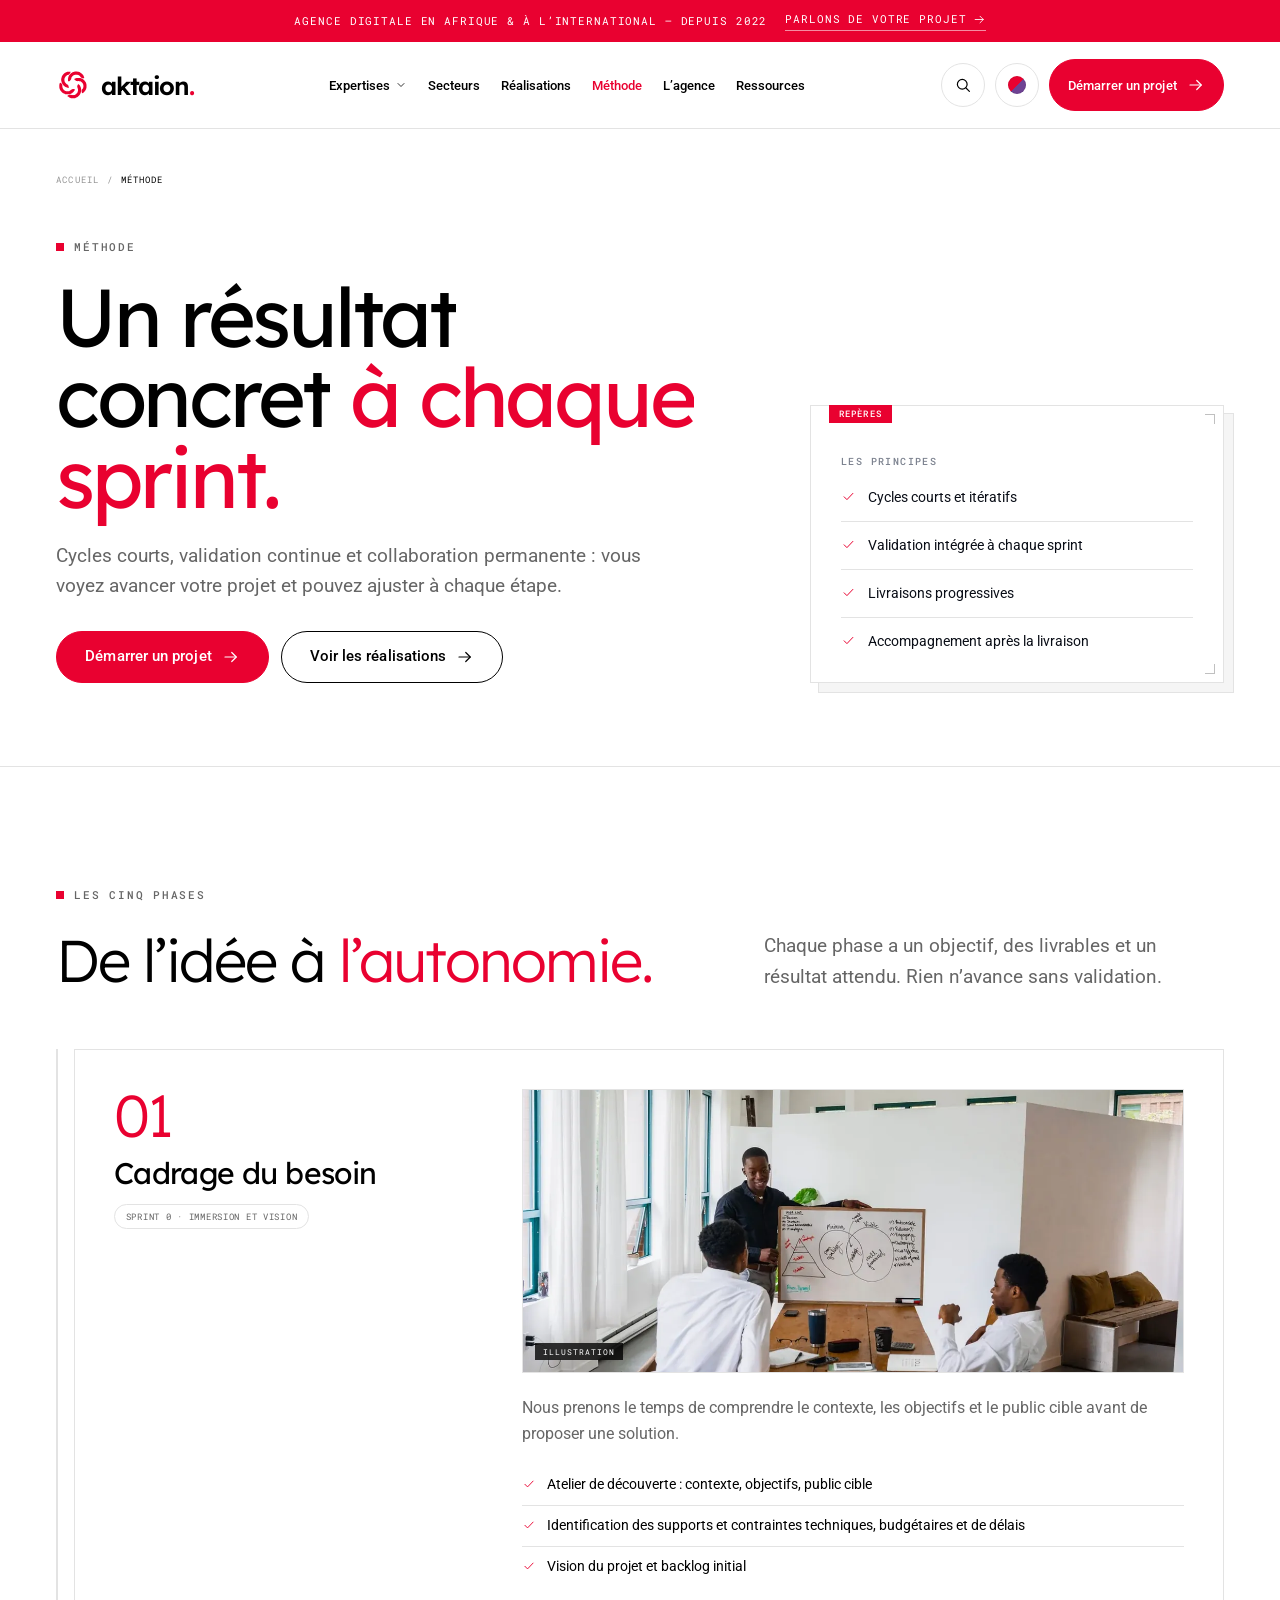
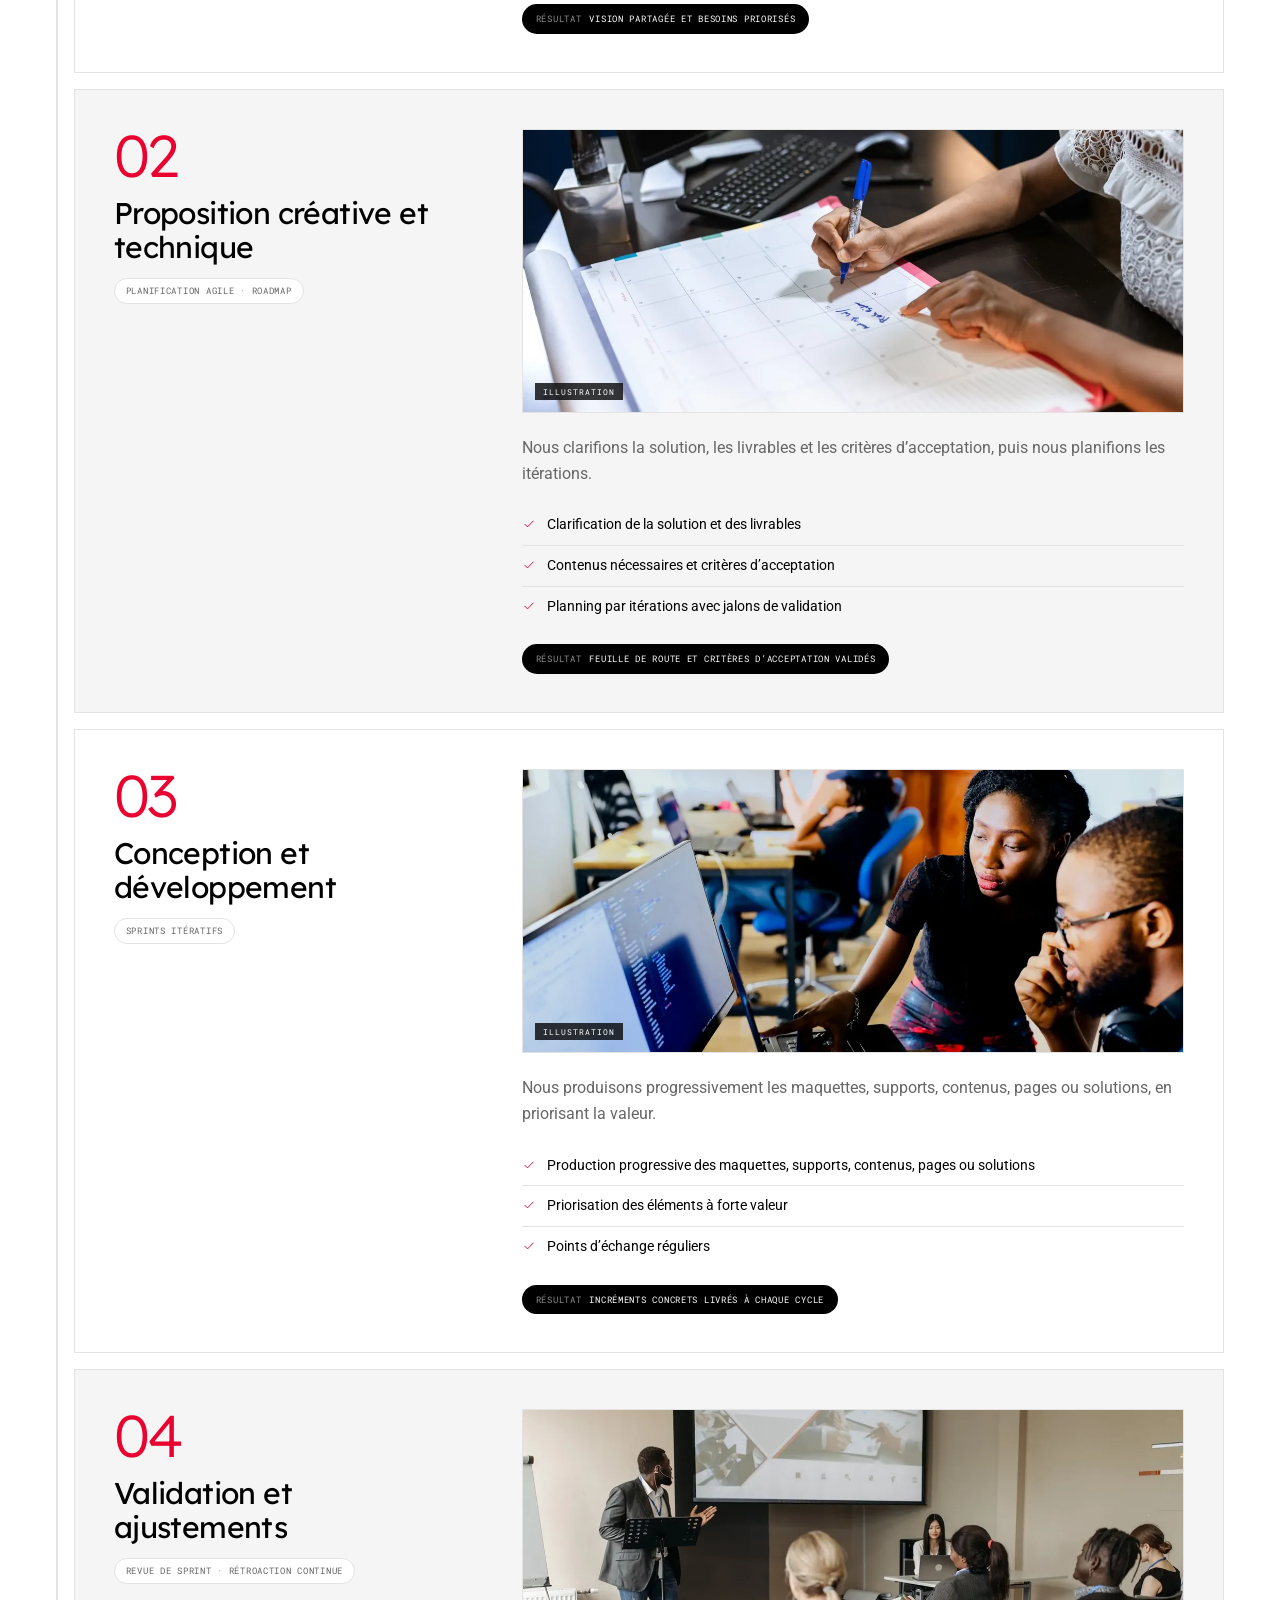
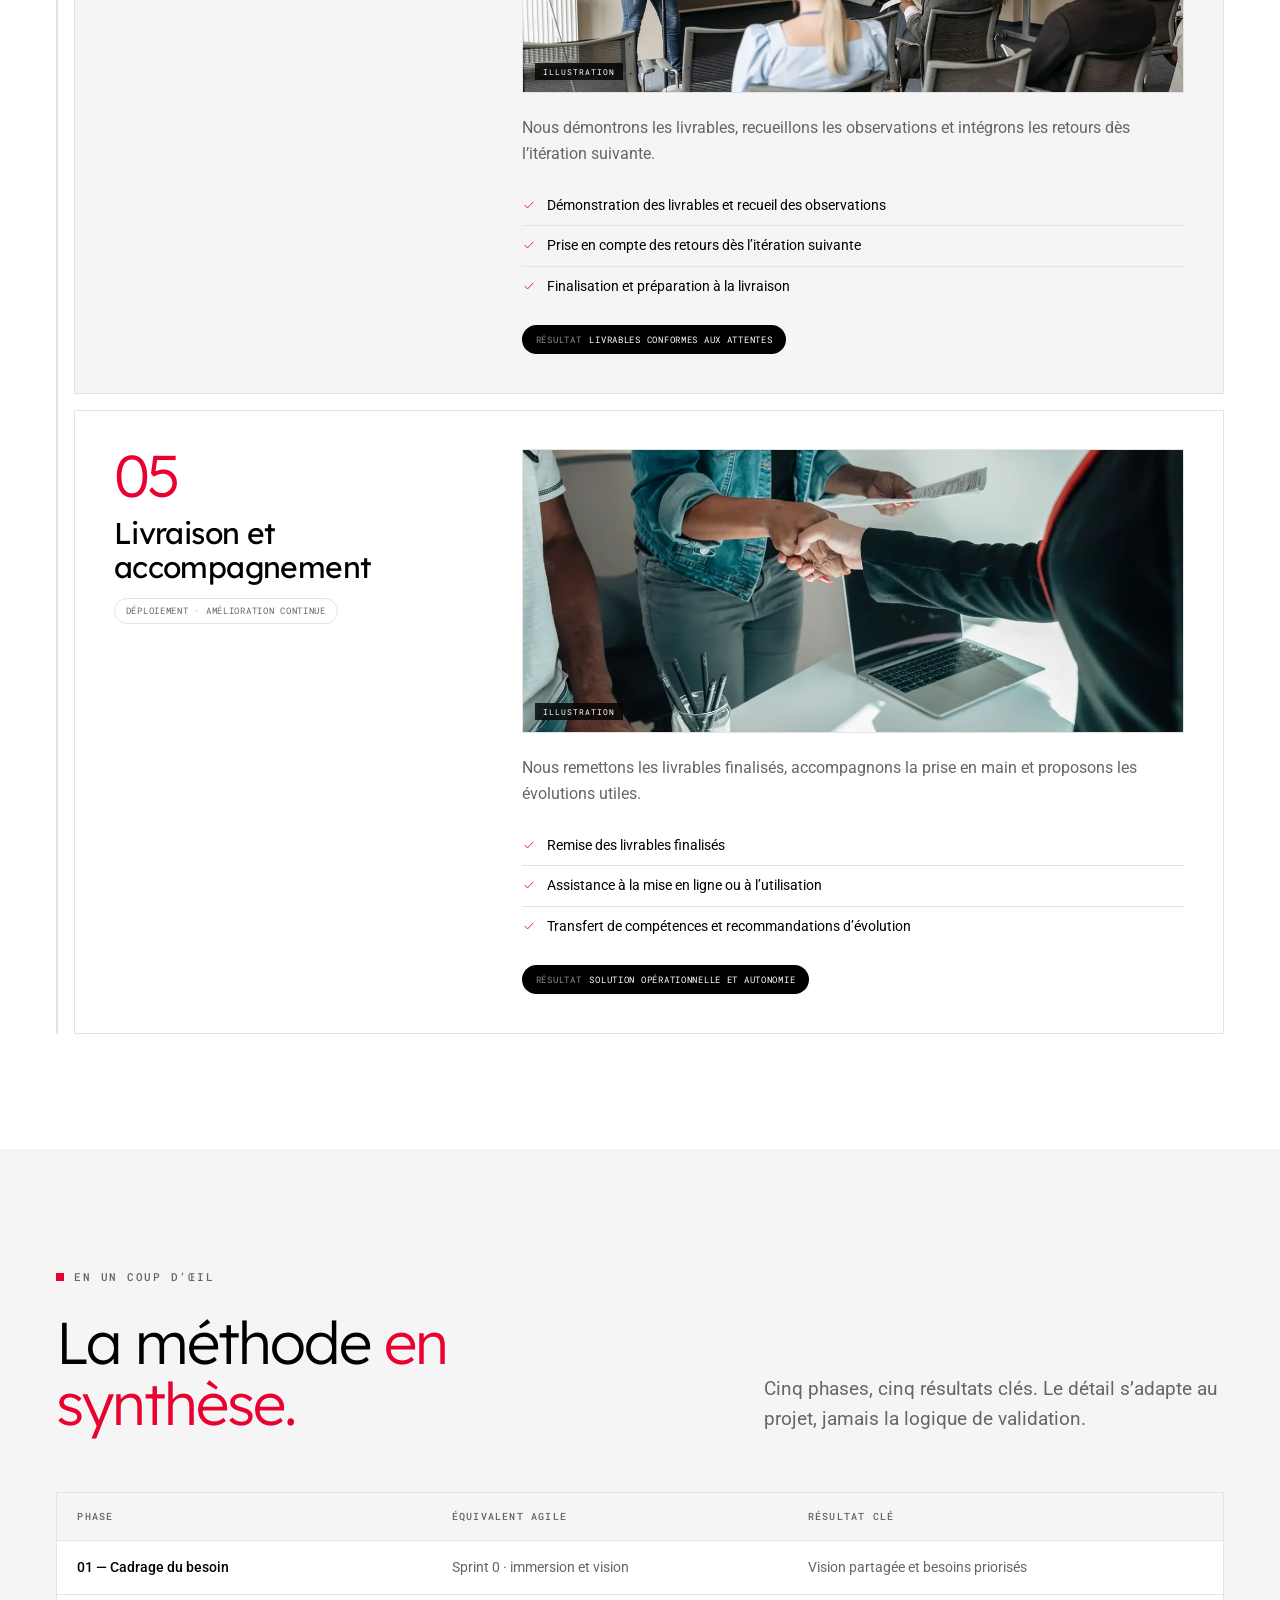
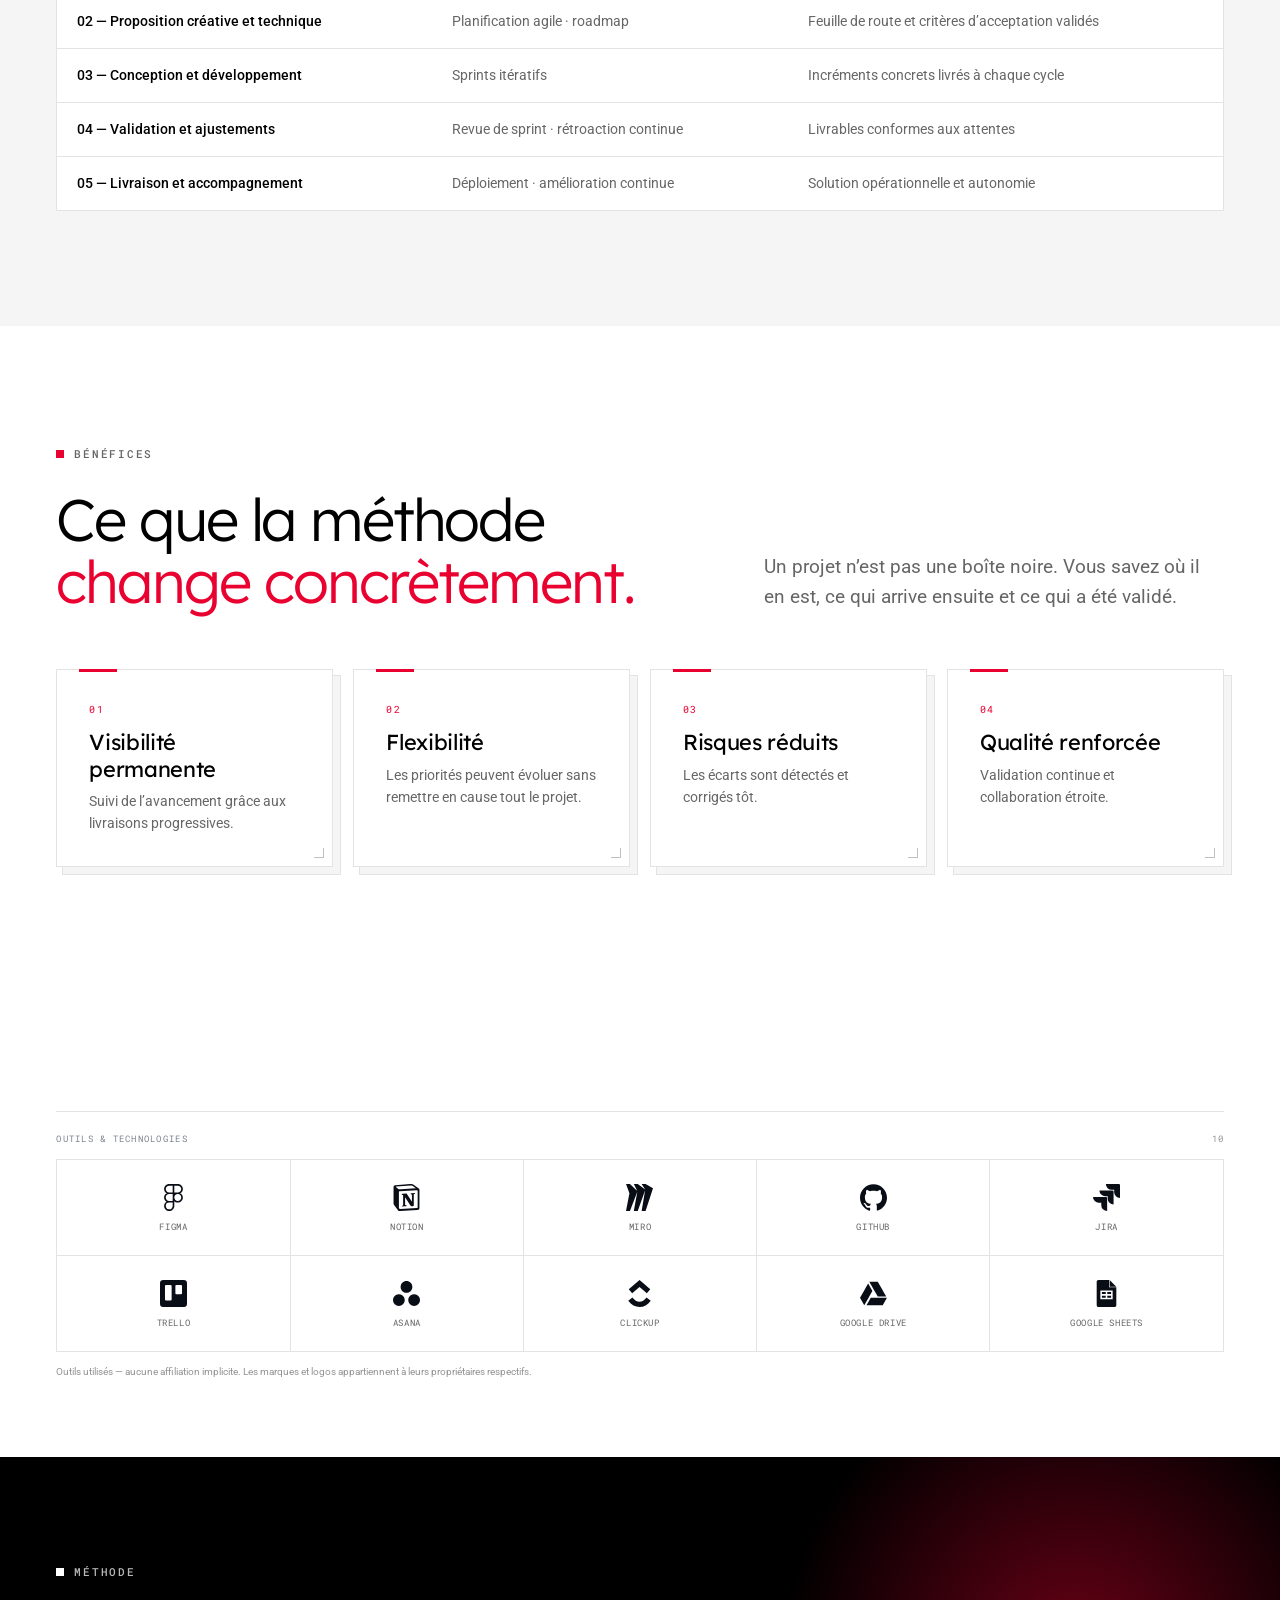
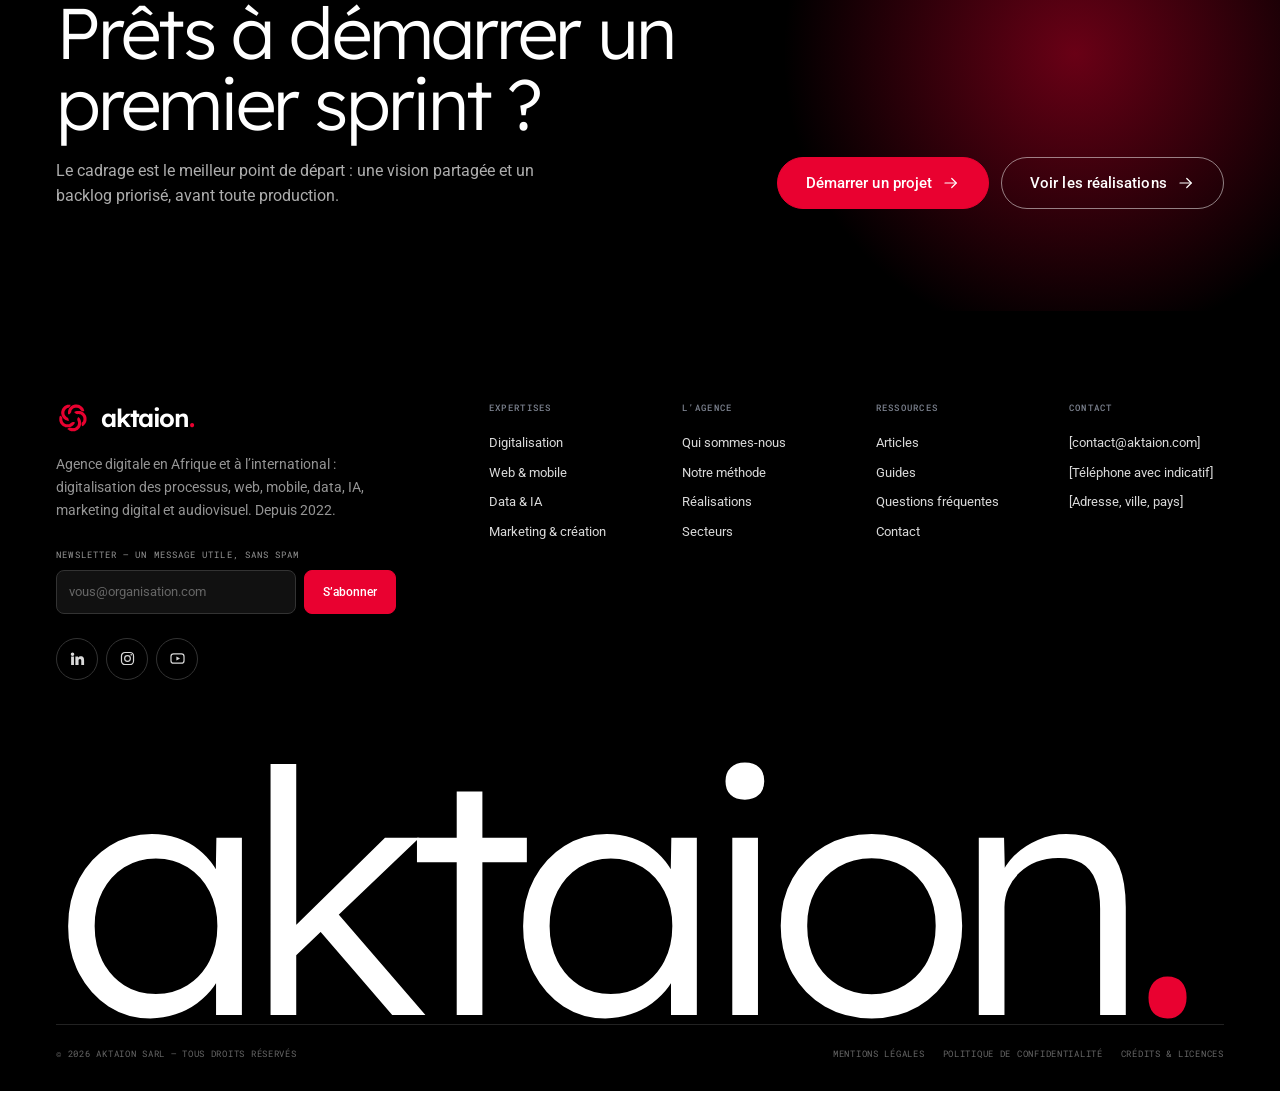
<file: methode.html>
<!doctype html>
<html lang="fr">
<head>
  <meta charset="utf-8">
  <meta name="viewport" content="width=device-width, initial-scale=1">
  <title>Méthode — Aktaion</title>
  <meta name="description" content="La méthode Aktaion en cinq phases : cadrage, proposition, conception, validation et livraison. Des cycles courts avec un résultat concret à chaque sprint.">
  
  <meta name="theme-color" content="#ffffff" data-theme-color>
  <meta property="og:type" content="website">
  <meta property="og:site_name" content="Aktaion">
  <meta property="og:title" content="Méthode — Aktaion">
  <meta property="og:description" content="La méthode Aktaion en cinq phases : cadrage, proposition, conception, validation et livraison. Des cycles courts avec un résultat concret à chaque sprint.">
  <meta property="og:locale" content="fr_FR">
  <meta property="og:image" content="assets/img/og-aktaion.png">
  <meta property="og:image:width" content="1200">
  <meta property="og:image:height" content="630">
  <meta property="og:image:alt" content="Aktaion — agence digitale">
  <meta name="twitter:card" content="summary_large_image">
  <meta name="twitter:title" content="Méthode — Aktaion">
  <meta name="twitter:description" content="La méthode Aktaion en cinq phases : cadrage, proposition, conception, validation et livraison. Des cycles courts avec un résultat concret à chaque sprint.">
  <meta name="twitter:image" content="assets/img/og-aktaion.png">
  <link rel="icon" href="assets/img/favicon.svg" type="image/svg+xml" data-theme-favicon>
  <link rel="apple-touch-icon" href="assets/img/apple-touch-icon.png">
  <link rel="manifest" href="site.webmanifest">
  
  <script>(function(){try{if(localStorage.getItem('aktaion-theme')==='violet'){document.documentElement.setAttribute('data-theme','violet');var f=document.querySelector('[data-theme-favicon]');if(f)f.setAttribute('href','assets/img/favicon-violet.svg');}}catch(e){}})();</script>
  <link rel="preconnect" href="https://fonts.googleapis.com">
  <link rel="preconnect" href="https://fonts.gstatic.com" crossorigin>
  <link href="https://fonts.googleapis.com/css2?family=Lexend+Deca:wght@300;400;500;600&amp;family=Roboto+Mono:wght@400;500&amp;family=Roboto:wght@400;500;700&amp;display=swap" rel="stylesheet">
  <link rel="stylesheet" href="assets/css/site.css">
</head>
<body>
  <div class="scroll-progress" data-scroll-progress aria-hidden="true"></div>
  <a class="skip-link" href="#main">Aller au contenu</a>
  <div class="announce">
    <div class="container">
      <span>Agence digitale en Afrique &amp; à l’international — depuis 2022</span>
      <a href="contact.html">Parlons de votre projet <svg viewBox="0 0 24 24" fill="none" stroke="currentColor" stroke-width="1.6" stroke-linecap="round" stroke-linejoin="round" aria-hidden="true" focusable="false"><path d="M4 12h15"/><path d="m13 6 6 6-6 6"/></svg></a>
    </div>
  </div>
  <header class="site-header" data-header>
    <div class="container">
      <a class="brand" href="index.html" aria-label="Aktaion — accueil"><svg class="brand__mark" viewBox="0 0 512 512" fill="currentColor" aria-hidden="true" focusable="false"><path d="M127.50,95.00 L128.00,94.50 L140.00,94.50 L141.00,95.50 L145.00,95.50 L146.00,96.50 L151.00,97.50 L155.00,99.50 L160.00,103.50 L161.00,103.50 L168.50,111.00 L168.50,112.00 L171.50,115.00 L174.50,121.00 L174.50,123.00 L175.50,124.00 L176.50,129.00 L175.00,130.50 L167.00,130.50 L166.00,129.50 L164.00,129.50 L162.00,127.50 L161.00,127.50 L154.50,121.00 L154.50,120.00 L152.00,117.50 L151.00,117.50 L148.00,114.50 L144.00,112.50 L142.00,112.50 L141.00,111.50 L127.00,111.50 L126.00,112.50 L124.00,112.50 L120.00,114.50 L112.50,121.00 L112.50,122.00 L110.50,124.00 L108.50,128.00 L108.50,130.00 L107.50,131.00 L107.50,134.00 L105.50,138.00 L103.50,140.00 L103.50,141.00 L98.00,145.50 L96.00,146.50 L94.00,146.50 L93.00,147.50 L90.50,144.00 L90.50,131.00 L91.50,130.00 L91.50,126.00 L92.50,125.00 L92.50,123.00 L96.50,115.00 L98.50,113.00 L98.50,112.00 L108.00,102.50 L109.00,102.50 L111.00,100.50 L117.00,97.50 L119.00,97.50 L123.00,95.50 L127.50,95.00 Z M88.50,96.00 L89.00,95.50 L104.00,95.50 L104.50,97.00 L103.50,98.00 L102.50,103.00 L97.00,109.50 L96.00,109.50 L92.00,112.50 L90.00,112.50 L89.00,113.50 L87.00,113.50 L85.00,114.50 L83.00,116.50 L82.00,116.50 L76.50,122.00 L76.50,123.00 L73.50,127.00 L73.50,129.00 L71.50,133.00 L71.50,143.00 L72.50,144.00 L72.50,147.00 L75.50,153.00 L84.00,161.50 L88.00,163.50 L92.50,169.00 L93.50,171.00 L93.50,174.00 L94.50,175.00 L94.50,180.00 L93.00,181.50 L91.00,181.50 L90.00,180.50 L87.00,180.50 L86.00,179.50 L81.00,178.50 L77.00,176.50 L72.00,172.50 L71.00,172.50 L64.50,166.00 L64.50,165.00 L61.50,162.00 L56.50,152.00 L56.50,149.00 L55.50,148.00 L55.50,144.00 L54.50,143.00 L54.50,133.00 L55.50,132.00 L55.50,128.00 L56.50,127.00 L57.50,122.00 L60.50,116.00 L62.50,114.00 L62.50,113.00 L65.50,110.00 L65.50,109.00 L73.00,102.50 L76.00,101.50 L80.00,98.50 L82.00,98.50 L83.00,97.50 L85.00,97.50 L86.00,96.50 L88.50,96.00 Z M137.50,129.00 L138.00,128.50 L152.00,128.50 L153.00,129.50 L157.00,129.50 L158.00,130.50 L160.00,130.50 L161.00,131.50 L163.00,131.50 L167.00,133.50 L173.00,138.50 L174.00,138.50 L178.50,143.00 L178.50,144.00 L183.50,150.00 L186.50,156.00 L186.50,158.00 L187.50,159.00 L187.50,162.00 L188.50,163.00 L188.50,180.00 L187.50,181.00 L187.50,184.00 L186.50,185.00 L186.50,187.00 L182.50,195.00 L179.50,198.00 L179.50,199.00 L172.00,206.50 L171.00,206.50 L167.00,209.50 L166.00,209.50 L163.50,206.00 L163.50,203.00 L162.50,202.00 L162.50,197.00 L163.50,196.00 L163.50,193.00 L165.50,189.00 L169.50,184.00 L170.50,182.00 L170.50,180.00 L171.50,179.00 L171.50,175.00 L172.50,174.00 L172.50,169.00 L171.50,168.00 L171.50,164.00 L170.50,163.00 L170.50,161.00 L167.50,157.00 L167.50,156.00 L160.00,148.50 L156.00,146.50 L154.00,146.50 L153.00,145.50 L149.00,145.50 L148.00,144.50 L143.00,144.50 L142.00,145.50 L140.00,145.50 L139.00,144.50 L135.00,144.50 L129.00,141.50 L125.50,138.00 L123.50,134.00 L128.00,131.50 L130.00,131.50 L131.00,130.50 L137.50,129.00 Z M48.50,154.00 L49.00,153.50 L53.00,155.50 L57.50,160.00 L60.50,166.00 L60.50,175.00 L61.50,176.00 L61.50,180.00 L65.50,188.00 L72.00,194.50 L73.00,194.50 L75.00,196.50 L77.00,197.50 L79.00,197.50 L80.00,198.50 L83.00,198.50 L84.00,199.50 L92.00,199.50 L93.00,198.50 L96.00,198.50 L102.00,195.50 L109.00,189.50 L111.00,189.50 L115.00,187.50 L122.00,187.50 L123.00,188.50 L126.00,188.50 L127.50,190.00 L124.50,196.00 L121.50,199.00 L121.50,200.00 L115.00,206.50 L114.00,206.50 L111.00,209.50 L103.00,213.50 L101.00,213.50 L100.00,214.50 L97.00,214.50 L96.00,215.50 L80.00,215.50 L79.00,214.50 L76.00,214.50 L70.00,211.50 L68.00,211.50 L66.00,209.50 L63.00,208.50 L55.50,202.00 L55.50,201.00 L51.50,197.00 L51.50,196.00 L49.50,194.00 L47.50,190.00 L47.50,188.00 L45.50,184.00 L45.50,181.00 L44.50,180.00 L44.50,164.00 L45.50,163.00 L45.50,160.00 L46.50,159.00 L46.50,157.00 L48.50,154.00 Z M143.50,162.00 L147.00,161.50 L153.50,169.00 L158.50,179.00 L158.50,182.00 L159.50,183.00 L159.50,188.00 L160.50,189.00 L160.50,197.00 L159.50,198.00 L159.50,203.00 L158.50,204.00 L157.50,209.00 L154.50,215.00 L149.50,221.00 L149.50,222.00 L141.00,229.50 L138.00,230.50 L136.00,232.50 L134.00,232.50 L128.00,235.50 L124.00,235.50 L123.00,236.50 L111.00,236.50 L110.00,235.50 L106.00,235.50 L105.00,234.50 L100.00,233.50 L96.00,231.50 L91.00,227.50 L90.00,227.50 L87.50,225.00 L87.50,223.00 L94.00,218.50 L96.00,218.50 L97.00,217.50 L106.00,217.50 L110.00,219.50 L115.00,219.50 L116.00,220.50 L118.00,220.50 L119.00,219.50 L123.00,219.50 L124.00,218.50 L126.00,218.50 L132.00,215.50 L138.50,209.00 L138.50,208.00 L141.50,204.00 L141.50,202.00 L143.50,198.00 L143.50,188.00 L142.50,187.00 L142.50,184.00 L140.50,181.00 L140.50,178.00 L139.50,177.00 L139.50,171.00 L140.50,170.00 L140.50,167.00 L143.50,163.00 L143.50,162.00 Z" transform="translate(-76.800 -216.178) scale(2.84444)" fill="currentColor" fill-rule="evenodd"/></svg><span class="brand__word">aktaion<i>.</i></span></a>
      <nav class="nav" aria-label="Navigation principale"><div class="nav__item nav__item--mega">
        <a class="nav__link" href="expertises.html">Expertises <svg viewBox="0 0 24 24" fill="none" stroke="currentColor" stroke-width="1.6" stroke-linecap="round" stroke-linejoin="round" aria-hidden="true" focusable="false"><path d="m6 9 6 6 6-6"/></svg></a>
        <div class="mega">
    <div class="mega__head">
      <span class="mono">Quatre pôles d’expertise</span>
      <a href="expertises.html">Voir tous les pôles <svg viewBox="0 0 24 24" fill="none" stroke="currentColor" stroke-width="1.6" stroke-linecap="round" stroke-linejoin="round" aria-hidden="true" focusable="false"><path d="M7 17 17 7"/><path d="M8 7h9v9"/></svg></a>
    </div>
    <div class="mega__grid">
      <a class="mega__link" href="digitalisation.html">
        <span>01</span>
        <strong>Digitalisation des processus</strong>
        <span>Numériser les procédures pour gagner en fiabilité, en traçabilité et en rapidité.</span>
      </a><a class="mega__link" href="web-mobile.html">
        <span>02</span>
        <strong>Web, mobile & e-commerce</strong>
        <span>Sites vitrines, boutiques en ligne et applications mobiles pensés pour convertir.</span>
      </a><a class="mega__link" href="expertises.html#data-ia">
        <span>03</span>
        <strong>Data & intelligence artificielle</strong>
        <span>Données structurées, tableaux de bord et IA appliquée aux métiers.</span>
      </a><a class="mega__link" href="marketing.html">
        <span>04</span>
        <strong>Marketing, création & audiovisuel</strong>
        <span>Stratégie, contenus, vidéo et identité visuelle pour rendre votre organisation visible.</span>
      </a>
    </div>
    <div class="mega__foot">
      <p>Une seule équipe, de l’idée à la mise en ligne.</p>
      <a class="btn btn--black btn--sm" href="contact.html">Parler de votre projet <svg viewBox="0 0 24 24" fill="none" stroke="currentColor" stroke-width="1.6" stroke-linecap="round" stroke-linejoin="round" aria-hidden="true" focusable="false"><path d="M4 12h15"/><path d="m13 6 6 6-6 6"/></svg></a>
    </div>
  </div>
      </div><div class="nav__item"><a class="nav__link" href="secteurs.html">Secteurs</a></div><div class="nav__item"><a class="nav__link" href="realisations.html">Réalisations</a></div><div class="nav__item"><a class="nav__link" href="methode.html" aria-current="page">Méthode</a></div><div class="nav__item"><a class="nav__link" href="agence.html">L’agence</a></div><div class="nav__item"><a class="nav__link" href="ressources.html">Ressources</a></div></nav>
      <div class="header__actions">
        <button class="icon-btn" type="button" data-search-open aria-label="Ouvrir la recherche"><svg viewBox="0 0 24 24" fill="none" stroke="currentColor" stroke-width="1.6" stroke-linecap="round" stroke-linejoin="round" aria-hidden="true" focusable="false"><circle cx="11" cy="11" r="6.5"/><path d="m16 16 4.5 4.5"/></svg></button>
        <button class="icon-btn theme-toggle" type="button" data-theme-toggle aria-pressed="false" aria-label="Passer à la version violette" title="Passer à la version violette"><span class="theme-toggle__swatch" aria-hidden="true"></span></button>
        <a class="btn btn--red header__cta" href="contact.html">Démarrer un projet <svg viewBox="0 0 24 24" fill="none" stroke="currentColor" stroke-width="1.6" stroke-linecap="round" stroke-linejoin="round" aria-hidden="true" focusable="false"><path d="M4 12h15"/><path d="m13 6 6 6-6 6"/></svg></a>
        <button class="nav-toggle" type="button" data-menu-toggle aria-controls="mobile-menu" aria-expanded="false" aria-label="Ouvrir le menu">
          <span></span><span></span>
        </button>
      </div>
    </div>
  </header>
  <div class="search-overlay" id="search-overlay" hidden>
    <div class="search-overlay__panel" role="dialog" aria-modal="true" aria-label="Rechercher sur le site">
      <div class="search-overlay__head">
        <span class="mono">Recherche</span>
        <button class="icon-btn" type="button" data-search-close aria-label="Fermer la recherche"><svg viewBox="0 0 24 24" fill="none" stroke="currentColor" stroke-width="1.6" stroke-linecap="round" stroke-linejoin="round" aria-hidden="true" focusable="false"><path d="m6 6 12 12"/><path d="M18 6 6 18"/></svg></button>
      </div>
      <label class="visually-hidden" for="site-search">Rechercher sur le site</label>
      <input type="search" id="site-search" placeholder="Rechercher une expertise, une page…" autocomplete="off">
      <ul class="search-results" data-search-results>
        <li><a href="index.html">Accueil<span>Page</span></a></li><li><a href="expertises.html">Expertises<span>Page</span></a></li><li><a href="digitalisation.html">Digitalisation des processus<span>Pôle 01</span></a></li><li><a href="web-mobile.html">Web, mobile & e-commerce<span>Pôle 02</span></a></li><li><a href="expertises.html#data-ia">Data & intelligence artificielle<span>Pôle 03</span></a></li><li><a href="marketing.html">Marketing, création & audiovisuel<span>Pôle 04</span></a></li><li><a href="secteurs.html">Secteurs public & privé<span>Page</span></a></li><li><a href="realisations.html">Réalisations<span>Page</span></a></li><li><a href="methode.html">Méthode en cinq phases<span>Page</span></a></li><li><a href="agence.html">L’agence<span>Page</span></a></li><li><a href="ressources.html">Ressources & articles<span>Page</span></a></li><li><a href="index.html#faq">FAQ<span>Accueil</span></a></li><li><a href="contact.html">Contact & devis<span>Page</span></a></li>
      </ul>
    </div>
  </div>
  <div class="mobile-menu" id="mobile-menu" hidden>
    <div class="container">
      <div class="mobile-menu__inner">
        <div class="mobile-menu__top">
          <a class="brand" href="index.html" aria-label="Aktaion — accueil"><svg class="brand__mark" viewBox="0 0 512 512" fill="currentColor" aria-hidden="true" focusable="false"><path d="M127.50,95.00 L128.00,94.50 L140.00,94.50 L141.00,95.50 L145.00,95.50 L146.00,96.50 L151.00,97.50 L155.00,99.50 L160.00,103.50 L161.00,103.50 L168.50,111.00 L168.50,112.00 L171.50,115.00 L174.50,121.00 L174.50,123.00 L175.50,124.00 L176.50,129.00 L175.00,130.50 L167.00,130.50 L166.00,129.50 L164.00,129.50 L162.00,127.50 L161.00,127.50 L154.50,121.00 L154.50,120.00 L152.00,117.50 L151.00,117.50 L148.00,114.50 L144.00,112.50 L142.00,112.50 L141.00,111.50 L127.00,111.50 L126.00,112.50 L124.00,112.50 L120.00,114.50 L112.50,121.00 L112.50,122.00 L110.50,124.00 L108.50,128.00 L108.50,130.00 L107.50,131.00 L107.50,134.00 L105.50,138.00 L103.50,140.00 L103.50,141.00 L98.00,145.50 L96.00,146.50 L94.00,146.50 L93.00,147.50 L90.50,144.00 L90.50,131.00 L91.50,130.00 L91.50,126.00 L92.50,125.00 L92.50,123.00 L96.50,115.00 L98.50,113.00 L98.50,112.00 L108.00,102.50 L109.00,102.50 L111.00,100.50 L117.00,97.50 L119.00,97.50 L123.00,95.50 L127.50,95.00 Z M88.50,96.00 L89.00,95.50 L104.00,95.50 L104.50,97.00 L103.50,98.00 L102.50,103.00 L97.00,109.50 L96.00,109.50 L92.00,112.50 L90.00,112.50 L89.00,113.50 L87.00,113.50 L85.00,114.50 L83.00,116.50 L82.00,116.50 L76.50,122.00 L76.50,123.00 L73.50,127.00 L73.50,129.00 L71.50,133.00 L71.50,143.00 L72.50,144.00 L72.50,147.00 L75.50,153.00 L84.00,161.50 L88.00,163.50 L92.50,169.00 L93.50,171.00 L93.50,174.00 L94.50,175.00 L94.50,180.00 L93.00,181.50 L91.00,181.50 L90.00,180.50 L87.00,180.50 L86.00,179.50 L81.00,178.50 L77.00,176.50 L72.00,172.50 L71.00,172.50 L64.50,166.00 L64.50,165.00 L61.50,162.00 L56.50,152.00 L56.50,149.00 L55.50,148.00 L55.50,144.00 L54.50,143.00 L54.50,133.00 L55.50,132.00 L55.50,128.00 L56.50,127.00 L57.50,122.00 L60.50,116.00 L62.50,114.00 L62.50,113.00 L65.50,110.00 L65.50,109.00 L73.00,102.50 L76.00,101.50 L80.00,98.50 L82.00,98.50 L83.00,97.50 L85.00,97.50 L86.00,96.50 L88.50,96.00 Z M137.50,129.00 L138.00,128.50 L152.00,128.50 L153.00,129.50 L157.00,129.50 L158.00,130.50 L160.00,130.50 L161.00,131.50 L163.00,131.50 L167.00,133.50 L173.00,138.50 L174.00,138.50 L178.50,143.00 L178.50,144.00 L183.50,150.00 L186.50,156.00 L186.50,158.00 L187.50,159.00 L187.50,162.00 L188.50,163.00 L188.50,180.00 L187.50,181.00 L187.50,184.00 L186.50,185.00 L186.50,187.00 L182.50,195.00 L179.50,198.00 L179.50,199.00 L172.00,206.50 L171.00,206.50 L167.00,209.50 L166.00,209.50 L163.50,206.00 L163.50,203.00 L162.50,202.00 L162.50,197.00 L163.50,196.00 L163.50,193.00 L165.50,189.00 L169.50,184.00 L170.50,182.00 L170.50,180.00 L171.50,179.00 L171.50,175.00 L172.50,174.00 L172.50,169.00 L171.50,168.00 L171.50,164.00 L170.50,163.00 L170.50,161.00 L167.50,157.00 L167.50,156.00 L160.00,148.50 L156.00,146.50 L154.00,146.50 L153.00,145.50 L149.00,145.50 L148.00,144.50 L143.00,144.50 L142.00,145.50 L140.00,145.50 L139.00,144.50 L135.00,144.50 L129.00,141.50 L125.50,138.00 L123.50,134.00 L128.00,131.50 L130.00,131.50 L131.00,130.50 L137.50,129.00 Z M48.50,154.00 L49.00,153.50 L53.00,155.50 L57.50,160.00 L60.50,166.00 L60.50,175.00 L61.50,176.00 L61.50,180.00 L65.50,188.00 L72.00,194.50 L73.00,194.50 L75.00,196.50 L77.00,197.50 L79.00,197.50 L80.00,198.50 L83.00,198.50 L84.00,199.50 L92.00,199.50 L93.00,198.50 L96.00,198.50 L102.00,195.50 L109.00,189.50 L111.00,189.50 L115.00,187.50 L122.00,187.50 L123.00,188.50 L126.00,188.50 L127.50,190.00 L124.50,196.00 L121.50,199.00 L121.50,200.00 L115.00,206.50 L114.00,206.50 L111.00,209.50 L103.00,213.50 L101.00,213.50 L100.00,214.50 L97.00,214.50 L96.00,215.50 L80.00,215.50 L79.00,214.50 L76.00,214.50 L70.00,211.50 L68.00,211.50 L66.00,209.50 L63.00,208.50 L55.50,202.00 L55.50,201.00 L51.50,197.00 L51.50,196.00 L49.50,194.00 L47.50,190.00 L47.50,188.00 L45.50,184.00 L45.50,181.00 L44.50,180.00 L44.50,164.00 L45.50,163.00 L45.50,160.00 L46.50,159.00 L46.50,157.00 L48.50,154.00 Z M143.50,162.00 L147.00,161.50 L153.50,169.00 L158.50,179.00 L158.50,182.00 L159.50,183.00 L159.50,188.00 L160.50,189.00 L160.50,197.00 L159.50,198.00 L159.50,203.00 L158.50,204.00 L157.50,209.00 L154.50,215.00 L149.50,221.00 L149.50,222.00 L141.00,229.50 L138.00,230.50 L136.00,232.50 L134.00,232.50 L128.00,235.50 L124.00,235.50 L123.00,236.50 L111.00,236.50 L110.00,235.50 L106.00,235.50 L105.00,234.50 L100.00,233.50 L96.00,231.50 L91.00,227.50 L90.00,227.50 L87.50,225.00 L87.50,223.00 L94.00,218.50 L96.00,218.50 L97.00,217.50 L106.00,217.50 L110.00,219.50 L115.00,219.50 L116.00,220.50 L118.00,220.50 L119.00,219.50 L123.00,219.50 L124.00,218.50 L126.00,218.50 L132.00,215.50 L138.50,209.00 L138.50,208.00 L141.50,204.00 L141.50,202.00 L143.50,198.00 L143.50,188.00 L142.50,187.00 L142.50,184.00 L140.50,181.00 L140.50,178.00 L139.50,177.00 L139.50,171.00 L140.50,170.00 L140.50,167.00 L143.50,163.00 L143.50,162.00 Z" transform="translate(-76.800 -216.178) scale(2.84444)" fill="currentColor" fill-rule="evenodd"/></svg><span class="brand__word">aktaion<i>.</i></span></a>
          <button class="mobile-menu__close" type="button" data-menu-close aria-label="Fermer le menu"><svg viewBox="0 0 24 24" fill="none" stroke="currentColor" stroke-width="1.6" stroke-linecap="round" stroke-linejoin="round" aria-hidden="true" focusable="false"><path d="m6 6 12 12"/><path d="M18 6 6 18"/></svg></button>
        </div>
        <details>
          <summary>Expertises <svg viewBox="0 0 24 24" fill="none" stroke="currentColor" stroke-width="1.6" stroke-linecap="round" stroke-linejoin="round" aria-hidden="true" focusable="false"><path d="m6 9 6 6 6-6"/></svg></summary>
          <div class="mobile-sub">
            <a href="digitalisation.html">01 — Digitalisation des processus</a><a href="web-mobile.html">02 — Web, mobile & e-commerce</a><a href="expertises.html#data-ia">03 — Data & intelligence artificielle</a><a href="marketing.html">04 — Marketing, création & audiovisuel</a>
            <a href="expertises.html">Tous les pôles</a>
          </div>
        </details>
        <a class="mobile-link" href="secteurs.html">Secteurs <svg viewBox="0 0 24 24" fill="none" stroke="currentColor" stroke-width="1.6" stroke-linecap="round" stroke-linejoin="round" aria-hidden="true" focusable="false"><path d="M7 17 17 7"/><path d="M8 7h9v9"/></svg></a><a class="mobile-link" href="realisations.html">Réalisations <svg viewBox="0 0 24 24" fill="none" stroke="currentColor" stroke-width="1.6" stroke-linecap="round" stroke-linejoin="round" aria-hidden="true" focusable="false"><path d="M7 17 17 7"/><path d="M8 7h9v9"/></svg></a><a class="mobile-link" href="methode.html" aria-current="page">Méthode <svg viewBox="0 0 24 24" fill="none" stroke="currentColor" stroke-width="1.6" stroke-linecap="round" stroke-linejoin="round" aria-hidden="true" focusable="false"><path d="M7 17 17 7"/><path d="M8 7h9v9"/></svg></a><a class="mobile-link" href="agence.html">L’agence <svg viewBox="0 0 24 24" fill="none" stroke="currentColor" stroke-width="1.6" stroke-linecap="round" stroke-linejoin="round" aria-hidden="true" focusable="false"><path d="M7 17 17 7"/><path d="M8 7h9v9"/></svg></a><a class="mobile-link" href="ressources.html">Ressources <svg viewBox="0 0 24 24" fill="none" stroke="currentColor" stroke-width="1.6" stroke-linecap="round" stroke-linejoin="round" aria-hidden="true" focusable="false"><path d="M7 17 17 7"/><path d="M8 7h9v9"/></svg></a>
        <a class="btn btn--red" href="contact.html">Démarrer un projet <svg viewBox="0 0 24 24" fill="none" stroke="currentColor" stroke-width="1.6" stroke-linecap="round" stroke-linejoin="round" aria-hidden="true" focusable="false"><path d="M4 12h15"/><path d="m13 6 6 6-6 6"/></svg></a>
      </div>
    </div>
  </div>
  <main id="main">

<section class="page-hero">
    <div class="container">
      <nav class="breadcrumb" aria-label="Fil d’Ariane">
        <a href="index.html">Accueil</a><span aria-hidden="true">/</span><span aria-current="page">Méthode</span>
      </nav>
      <div class="page-hero__grid">
        <div>
          <span class="eyebrow">Méthode</span>
          <h1 class="h1 page-hero__title"><span class="kinetic" data-kinetic>Un résultat concret <em>à chaque sprint.</em></span></h1>
          <p class="lead page-hero__lead">Cycles courts, validation continue et collaboration permanente : vous voyez avancer votre projet et pouvez ajuster à chaque étape.</p>
          <div class="hero__actions"><a class="btn btn--red" href="contact.html" data-magnetic>Démarrer un projet<svg viewBox="0 0 24 24" fill="none" stroke="currentColor" stroke-width="1.6" stroke-linecap="round" stroke-linejoin="round" aria-hidden="true" focusable="false"><path d="M4 12h15"/><path d="m13 6 6 6-6 6"/></svg></a><a class="btn btn--outline" href="realisations.html" data-magnetic>Voir les réalisations<svg viewBox="0 0 24 24" fill="none" stroke="currentColor" stroke-width="1.6" stroke-linecap="round" stroke-linejoin="round" aria-hidden="true" focusable="false"><path d="M4 12h15"/><path d="m13 6 6 6-6 6"/></svg></a></div>
        </div>
        <div class="points-card file-card file-card--points reveal" data-tilt>
    <span class="file-card__tab" aria-hidden="true">Repères</span>
    <h2>Les principes</h2>
    <ul><li><svg viewBox="0 0 24 24" fill="none" stroke="currentColor" stroke-width="1.6" stroke-linecap="round" stroke-linejoin="round" aria-hidden="true" focusable="false"><path d="m5 12.5 4.5 4.5L19 7"/></svg><span>Cycles courts et itératifs</span></li><li><svg viewBox="0 0 24 24" fill="none" stroke="currentColor" stroke-width="1.6" stroke-linecap="round" stroke-linejoin="round" aria-hidden="true" focusable="false"><path d="m5 12.5 4.5 4.5L19 7"/></svg><span>Validation intégrée à chaque sprint</span></li><li><svg viewBox="0 0 24 24" fill="none" stroke="currentColor" stroke-width="1.6" stroke-linecap="round" stroke-linejoin="round" aria-hidden="true" focusable="false"><path d="m5 12.5 4.5 4.5L19 7"/></svg><span>Livraisons progressives</span></li><li><svg viewBox="0 0 24 24" fill="none" stroke="currentColor" stroke-width="1.6" stroke-linecap="round" stroke-linejoin="round" aria-hidden="true" focusable="false"><path d="m5 12.5 4.5 4.5L19 7"/></svg><span>Accompagnement après la livraison</span></li></ul>
    <span class="file-card__crop file-card__crop--br" aria-hidden="true"></span>
  </div>
      </div>
    </div>
  </section>

<section class="section" id="phases">
  <div class="container">
    <div class="section-head reveal">
    <div>
      <span class="eyebrow">Les cinq phases</span>
      <h2 class="h2 mt-24">De l’idée à <em>l’autonomie.</em></h2>
    </div>
    <div class="section-head__lead">
      <p class="lead">Chaque phase a un objectif, des livrables et un résultat attendu. Rien n’avance sans validation.</p>
      
    </div>
  </div>
    <ul class="phase-list" data-timeline data-stagger>
      <li class="phase reveal">
    <div class="phase__head">
      <span class="phase__num">01</span>
      <h3 class="h3">Cadrage du besoin</h3>
      <span class="phase__tag">Sprint 0 · immersion et vision</span>
    </div>
    <div class="phase__body">
      <figure class="media phase__media">
    <div class="media__frame" style="aspect-ratio:21 / 9">
      <img src="assets/img/photos/atelier-cadrage-1280.webp" srcset="assets/img/photos/atelier-cadrage-640.webp 640w, assets/img/photos/atelier-cadrage-1280.webp 1280w" sizes="(min-width: 1024px) 56vw, 100vw" width="1280" height="853" alt="Atelier de cadrage autour d’un tableau blanc." loading="lazy" decoding="async" draggable="false" style="object-position:50% 45%">
      <span class="media__stamp" aria-hidden="true">Illustration</span>
    </div>
    
  </figure>
      <p class="body">Nous prenons le temps de comprendre le contexte, les objectifs et le public cible avant de proposer une solution.</p>
      <ul class="phase__bullets"><li><svg viewBox="0 0 24 24" fill="none" stroke="currentColor" stroke-width="1.6" stroke-linecap="round" stroke-linejoin="round" aria-hidden="true" focusable="false"><path d="m5 12.5 4.5 4.5L19 7"/></svg><span>Atelier de découverte : contexte, objectifs, public cible</span></li><li><svg viewBox="0 0 24 24" fill="none" stroke="currentColor" stroke-width="1.6" stroke-linecap="round" stroke-linejoin="round" aria-hidden="true" focusable="false"><path d="m5 12.5 4.5 4.5L19 7"/></svg><span>Identification des supports et contraintes techniques, budgétaires et de délais</span></li><li><svg viewBox="0 0 24 24" fill="none" stroke="currentColor" stroke-width="1.6" stroke-linecap="round" stroke-linejoin="round" aria-hidden="true" focusable="false"><path d="m5 12.5 4.5 4.5L19 7"/></svg><span>Vision du projet et backlog initial</span></li></ul>
      <span class="phase__result"><b>Résultat</b> Vision partagée et besoins priorisés</span>
    </div>
  </li>
      <li class="phase phase--accent reveal">
    <div class="phase__head">
      <span class="phase__num">02</span>
      <h3 class="h3">Proposition créative et technique</h3>
      <span class="phase__tag">Planification agile · roadmap</span>
    </div>
    <div class="phase__body">
      <figure class="media phase__media">
    <div class="media__frame" style="aspect-ratio:21 / 9">
      <img src="assets/img/photos/planning-editorial-1280.webp" srcset="assets/img/photos/planning-editorial-640.webp 640w, assets/img/photos/planning-editorial-1280.webp 1280w" sizes="(min-width: 1024px) 56vw, 100vw" width="1280" height="720" alt="Mains annotant un planning éditorial sur un bureau." loading="lazy" decoding="async" draggable="false" style="object-position:55% 50%">
      <span class="media__stamp" aria-hidden="true">Illustration</span>
    </div>
    
  </figure>
      <p class="body">Nous clarifions la solution, les livrables et les critères d’acceptation, puis nous planifions les itérations.</p>
      <ul class="phase__bullets"><li><svg viewBox="0 0 24 24" fill="none" stroke="currentColor" stroke-width="1.6" stroke-linecap="round" stroke-linejoin="round" aria-hidden="true" focusable="false"><path d="m5 12.5 4.5 4.5L19 7"/></svg><span>Clarification de la solution et des livrables</span></li><li><svg viewBox="0 0 24 24" fill="none" stroke="currentColor" stroke-width="1.6" stroke-linecap="round" stroke-linejoin="round" aria-hidden="true" focusable="false"><path d="m5 12.5 4.5 4.5L19 7"/></svg><span>Contenus nécessaires et critères d’acceptation</span></li><li><svg viewBox="0 0 24 24" fill="none" stroke="currentColor" stroke-width="1.6" stroke-linecap="round" stroke-linejoin="round" aria-hidden="true" focusable="false"><path d="m5 12.5 4.5 4.5L19 7"/></svg><span>Planning par itérations avec jalons de validation</span></li></ul>
      <span class="phase__result"><b>Résultat</b> Feuille de route et critères d’acceptation validés</span>
    </div>
  </li>
      <li class="phase reveal">
    <div class="phase__head">
      <span class="phase__num">03</span>
      <h3 class="h3">Conception et développement</h3>
      <span class="phase__tag">Sprints itératifs</span>
    </div>
    <div class="phase__body">
      <figure class="media phase__media">
    <div class="media__frame" style="aspect-ratio:21 / 9">
      <img src="assets/img/photos/atelier-production-1280.webp" srcset="assets/img/photos/atelier-production-640.webp 640w, assets/img/photos/atelier-production-1280.webp 1280w" sizes="(min-width: 1024px) 56vw, 100vw" width="1280" height="853" alt="Équipe travaillant sur des ordinateurs." loading="lazy" decoding="async" draggable="false" style="object-position:55% 45%">
      <span class="media__stamp" aria-hidden="true">Illustration</span>
    </div>
    
  </figure>
      <p class="body">Nous produisons progressivement les maquettes, supports, contenus, pages ou solutions, en priorisant la valeur.</p>
      <ul class="phase__bullets"><li><svg viewBox="0 0 24 24" fill="none" stroke="currentColor" stroke-width="1.6" stroke-linecap="round" stroke-linejoin="round" aria-hidden="true" focusable="false"><path d="m5 12.5 4.5 4.5L19 7"/></svg><span>Production progressive des maquettes, supports, contenus, pages ou solutions</span></li><li><svg viewBox="0 0 24 24" fill="none" stroke="currentColor" stroke-width="1.6" stroke-linecap="round" stroke-linejoin="round" aria-hidden="true" focusable="false"><path d="m5 12.5 4.5 4.5L19 7"/></svg><span>Priorisation des éléments à forte valeur</span></li><li><svg viewBox="0 0 24 24" fill="none" stroke="currentColor" stroke-width="1.6" stroke-linecap="round" stroke-linejoin="round" aria-hidden="true" focusable="false"><path d="m5 12.5 4.5 4.5L19 7"/></svg><span>Points d’échange réguliers</span></li></ul>
      <span class="phase__result"><b>Résultat</b> Incréments concrets livrés à chaque cycle</span>
    </div>
  </li>
      <li class="phase phase--accent reveal">
    <div class="phase__head">
      <span class="phase__num">04</span>
      <h3 class="h3">Validation et ajustements</h3>
      <span class="phase__tag">Revue de sprint · rétroaction continue</span>
    </div>
    <div class="phase__body">
      <figure class="media phase__media">
    <div class="media__frame" style="aspect-ratio:21 / 9">
      <img src="assets/img/photos/atelier-validation-1280.webp" srcset="assets/img/photos/atelier-validation-640.webp 640w, assets/img/photos/atelier-validation-1280.webp 1280w" sizes="(min-width: 1024px) 56vw, 100vw" width="1280" height="853" alt="Présentation et revue de projet en salle." loading="lazy" decoding="async" draggable="false" style="object-position:50% 38%">
      <span class="media__stamp" aria-hidden="true">Illustration</span>
    </div>
    
  </figure>
      <p class="body">Nous démontrons les livrables, recueillons les observations et intégrons les retours dès l’itération suivante.</p>
      <ul class="phase__bullets"><li><svg viewBox="0 0 24 24" fill="none" stroke="currentColor" stroke-width="1.6" stroke-linecap="round" stroke-linejoin="round" aria-hidden="true" focusable="false"><path d="m5 12.5 4.5 4.5L19 7"/></svg><span>Démonstration des livrables et recueil des observations</span></li><li><svg viewBox="0 0 24 24" fill="none" stroke="currentColor" stroke-width="1.6" stroke-linecap="round" stroke-linejoin="round" aria-hidden="true" focusable="false"><path d="m5 12.5 4.5 4.5L19 7"/></svg><span>Prise en compte des retours dès l’itération suivante</span></li><li><svg viewBox="0 0 24 24" fill="none" stroke="currentColor" stroke-width="1.6" stroke-linecap="round" stroke-linejoin="round" aria-hidden="true" focusable="false"><path d="m5 12.5 4.5 4.5L19 7"/></svg><span>Finalisation et préparation à la livraison</span></li></ul>
      <span class="phase__result"><b>Résultat</b> Livrables conformes aux attentes</span>
    </div>
  </li>
      <li class="phase reveal">
    <div class="phase__head">
      <span class="phase__num">05</span>
      <h3 class="h3">Livraison et accompagnement</h3>
      <span class="phase__tag">Déploiement · amélioration continue</span>
    </div>
    <div class="phase__body">
      <figure class="media phase__media">
    <div class="media__frame" style="aspect-ratio:21 / 9">
      <img src="assets/img/photos/atelier-livraison-1280.webp" srcset="assets/img/photos/atelier-livraison-640.webp 640w, assets/img/photos/atelier-livraison-1280.webp 1280w" sizes="(min-width: 1024px) 56vw, 100vw" width="1280" height="853" alt="Remise de documents lors d’une réunion de travail." loading="lazy" decoding="async" draggable="false" style="object-position:50% 55%">
      <span class="media__stamp" aria-hidden="true">Illustration</span>
    </div>
    
  </figure>
      <p class="body">Nous remettons les livrables finalisés, accompagnons la prise en main et proposons les évolutions utiles.</p>
      <ul class="phase__bullets"><li><svg viewBox="0 0 24 24" fill="none" stroke="currentColor" stroke-width="1.6" stroke-linecap="round" stroke-linejoin="round" aria-hidden="true" focusable="false"><path d="m5 12.5 4.5 4.5L19 7"/></svg><span>Remise des livrables finalisés</span></li><li><svg viewBox="0 0 24 24" fill="none" stroke="currentColor" stroke-width="1.6" stroke-linecap="round" stroke-linejoin="round" aria-hidden="true" focusable="false"><path d="m5 12.5 4.5 4.5L19 7"/></svg><span>Assistance à la mise en ligne ou à l’utilisation</span></li><li><svg viewBox="0 0 24 24" fill="none" stroke="currentColor" stroke-width="1.6" stroke-linecap="round" stroke-linejoin="round" aria-hidden="true" focusable="false"><path d="m5 12.5 4.5 4.5L19 7"/></svg><span>Transfert de compétences et recommandations d’évolution</span></li></ul>
      <span class="phase__result"><b>Résultat</b> Solution opérationnelle et autonomie</span>
    </div>
  </li>
    </ul>
  </div>
</section>

<section class="section section--grey" id="synthese">
  <div class="container">
    <div class="section-head reveal">
    <div>
      <span class="eyebrow">En un coup d’œil</span>
      <h2 class="h2 mt-24">La méthode <em>en synthèse.</em></h2>
    </div>
    <div class="section-head__lead">
      <p class="lead">Cinq phases, cinq résultats clés. Le détail s’adapte au projet, jamais la logique de validation.</p>
      
    </div>
  </div>
    <div class="table-wrap reveal">
      <table>
        <thead>
          <tr><th scope="col">Phase</th><th scope="col">Équivalent agile</th><th scope="col">Résultat clé</th></tr>
        </thead>
        <tbody>
          <tr><th scope="row">01 — Cadrage du besoin</th><td>Sprint 0 · immersion et vision</td><td>Vision partagée et besoins priorisés</td></tr>
          <tr><th scope="row">02 — Proposition créative et technique</th><td>Planification agile · roadmap</td><td>Feuille de route et critères d’acceptation validés</td></tr>
          <tr><th scope="row">03 — Conception et développement</th><td>Sprints itératifs</td><td>Incréments concrets livrés à chaque cycle</td></tr>
          <tr><th scope="row">04 — Validation et ajustements</th><td>Revue de sprint · rétroaction continue</td><td>Livrables conformes aux attentes</td></tr>
          <tr><th scope="row">05 — Livraison et accompagnement</th><td>Déploiement · amélioration continue</td><td>Solution opérationnelle et autonomie</td></tr>
        </tbody>
      </table>
    </div>
  </div>
</section>

<section class="section" id="benefices">
  <div class="container">
    <div class="section-head reveal">
    <div>
      <span class="eyebrow">Bénéfices</span>
      <h2 class="h2 mt-24">Ce que la méthode <em>change concrètement.</em></h2>
    </div>
    <div class="section-head__lead">
      <p class="lead">Un projet n’est pas une boîte noire. Vous savez où il en est, ce qui arrive ensuite et ce qui a été validé.</p>
      
    </div>
  </div>
    <div class="card-grid-4" data-stagger>
      <article class="panel reveal">
    <span class="panel__num">01</span>
    <h3 class="h4">Visibilité permanente</h3>
    <p>Suivi de l’avancement grâce aux livraisons progressives.</p>
    
    
  </article>
      <article class="panel reveal">
    <span class="panel__num">02</span>
    <h3 class="h4">Flexibilité</h3>
    <p>Les priorités peuvent évoluer sans remettre en cause tout le projet.</p>
    
    
  </article>
      <article class="panel reveal">
    <span class="panel__num">03</span>
    <h3 class="h4">Risques réduits</h3>
    <p>Les écarts sont détectés et corrigés tôt.</p>
    
    
  </article>
      <article class="panel reveal">
    <span class="panel__num">04</span>
    <h3 class="h4">Qualité renforcée</h3>
    <p>Validation continue et collaboration étroite.</p>
    
    
  </article>
    </div>
  </div>
</section>

<section class="section section--tight">
  <div class="container">
    <div class="logo-wall logo-wall--light reveal" role="group" aria-label="Outils &amp; technologies">
    <div class="logo-wall__head">
      <span class="mono">Outils &amp; technologies</span>
      <span class="logo-wall__count">10</span>
    </div>
    <ul class="logo-wall__list"><li class="logo-tile" data-tool="figma" style="--logo:url('../../assets/img/logos/figma.svg')">
      <span class="logo-tile__mark" aria-hidden="true"></span>
      <span class="logo-tile__name">Figma</span>
    </li><li class="logo-tile" data-tool="notion" style="--logo:url('../../assets/img/logos/notion.svg')">
      <span class="logo-tile__mark" aria-hidden="true"></span>
      <span class="logo-tile__name">Notion</span>
    </li><li class="logo-tile" data-tool="miro" style="--logo:url('../../assets/img/logos/miro.svg')">
      <span class="logo-tile__mark" aria-hidden="true"></span>
      <span class="logo-tile__name">Miro</span>
    </li><li class="logo-tile" data-tool="github" style="--logo:url('../../assets/img/logos/github.svg')">
      <span class="logo-tile__mark" aria-hidden="true"></span>
      <span class="logo-tile__name">GitHub</span>
    </li><li class="logo-tile" data-tool="jira" style="--logo:url('../../assets/img/logos/jira.svg')">
      <span class="logo-tile__mark" aria-hidden="true"></span>
      <span class="logo-tile__name">Jira</span>
    </li><li class="logo-tile" data-tool="trello" style="--logo:url('../../assets/img/logos/trello.svg')">
      <span class="logo-tile__mark" aria-hidden="true"></span>
      <span class="logo-tile__name">Trello</span>
    </li><li class="logo-tile" data-tool="asana" style="--logo:url('../../assets/img/logos/asana.svg')">
      <span class="logo-tile__mark" aria-hidden="true"></span>
      <span class="logo-tile__name">Asana</span>
    </li><li class="logo-tile" data-tool="clickup" style="--logo:url('../../assets/img/logos/clickup.svg')">
      <span class="logo-tile__mark" aria-hidden="true"></span>
      <span class="logo-tile__name">ClickUp</span>
    </li><li class="logo-tile" data-tool="googledrive" style="--logo:url('../../assets/img/logos/googledrive.svg')">
      <span class="logo-tile__mark" aria-hidden="true"></span>
      <span class="logo-tile__name">Google Drive</span>
    </li><li class="logo-tile" data-tool="googlesheets" style="--logo:url('../../assets/img/logos/googlesheets.svg')">
      <span class="logo-tile__mark" aria-hidden="true"></span>
      <span class="logo-tile__name">Google Sheets</span>
    </li></ul>
    <p class="logo-note">Outils utilisés — aucune affiliation implicite. Les marques et logos appartiennent à leurs propriétaires respectifs.</p>
  </div>
  </div>
</section>

<section class="cta-band">
    <div class="container">
      <div>
        <span class="eyebrow eyebrow--light">Méthode</span>
        <h2>Prêts à démarrer un premier sprint ?</h2>
        <p>Le cadrage est le meilleur point de départ : une vision partagée et un backlog priorisé, avant toute production.</p>
      </div>
      <div class="hero__actions mt-0"><a class="btn btn--red" href="contact.html" data-magnetic>Démarrer un projet<svg viewBox="0 0 24 24" fill="none" stroke="currentColor" stroke-width="1.6" stroke-linecap="round" stroke-linejoin="round" aria-hidden="true" focusable="false"><path d="M4 12h15"/><path d="m13 6 6 6-6 6"/></svg></a><a class="btn btn--ghost-light" href="realisations.html" data-magnetic>Voir les réalisations<svg viewBox="0 0 24 24" fill="none" stroke="currentColor" stroke-width="1.6" stroke-linecap="round" stroke-linejoin="round" aria-hidden="true" focusable="false"><path d="M4 12h15"/><path d="m13 6 6 6-6 6"/></svg></a></div>
    </div>
  </section>

  </main>
  <footer class="site-footer">
    <div class="container">
      <div class="footer__top">
        <div class="footer__brand">
          <a class="brand" href="index.html" aria-label="Aktaion — accueil"><svg class="brand__mark" viewBox="0 0 512 512" fill="currentColor" aria-hidden="true" focusable="false"><path d="M127.50,95.00 L128.00,94.50 L140.00,94.50 L141.00,95.50 L145.00,95.50 L146.00,96.50 L151.00,97.50 L155.00,99.50 L160.00,103.50 L161.00,103.50 L168.50,111.00 L168.50,112.00 L171.50,115.00 L174.50,121.00 L174.50,123.00 L175.50,124.00 L176.50,129.00 L175.00,130.50 L167.00,130.50 L166.00,129.50 L164.00,129.50 L162.00,127.50 L161.00,127.50 L154.50,121.00 L154.50,120.00 L152.00,117.50 L151.00,117.50 L148.00,114.50 L144.00,112.50 L142.00,112.50 L141.00,111.50 L127.00,111.50 L126.00,112.50 L124.00,112.50 L120.00,114.50 L112.50,121.00 L112.50,122.00 L110.50,124.00 L108.50,128.00 L108.50,130.00 L107.50,131.00 L107.50,134.00 L105.50,138.00 L103.50,140.00 L103.50,141.00 L98.00,145.50 L96.00,146.50 L94.00,146.50 L93.00,147.50 L90.50,144.00 L90.50,131.00 L91.50,130.00 L91.50,126.00 L92.50,125.00 L92.50,123.00 L96.50,115.00 L98.50,113.00 L98.50,112.00 L108.00,102.50 L109.00,102.50 L111.00,100.50 L117.00,97.50 L119.00,97.50 L123.00,95.50 L127.50,95.00 Z M88.50,96.00 L89.00,95.50 L104.00,95.50 L104.50,97.00 L103.50,98.00 L102.50,103.00 L97.00,109.50 L96.00,109.50 L92.00,112.50 L90.00,112.50 L89.00,113.50 L87.00,113.50 L85.00,114.50 L83.00,116.50 L82.00,116.50 L76.50,122.00 L76.50,123.00 L73.50,127.00 L73.50,129.00 L71.50,133.00 L71.50,143.00 L72.50,144.00 L72.50,147.00 L75.50,153.00 L84.00,161.50 L88.00,163.50 L92.50,169.00 L93.50,171.00 L93.50,174.00 L94.50,175.00 L94.50,180.00 L93.00,181.50 L91.00,181.50 L90.00,180.50 L87.00,180.50 L86.00,179.50 L81.00,178.50 L77.00,176.50 L72.00,172.50 L71.00,172.50 L64.50,166.00 L64.50,165.00 L61.50,162.00 L56.50,152.00 L56.50,149.00 L55.50,148.00 L55.50,144.00 L54.50,143.00 L54.50,133.00 L55.50,132.00 L55.50,128.00 L56.50,127.00 L57.50,122.00 L60.50,116.00 L62.50,114.00 L62.50,113.00 L65.50,110.00 L65.50,109.00 L73.00,102.50 L76.00,101.50 L80.00,98.50 L82.00,98.50 L83.00,97.50 L85.00,97.50 L86.00,96.50 L88.50,96.00 Z M137.50,129.00 L138.00,128.50 L152.00,128.50 L153.00,129.50 L157.00,129.50 L158.00,130.50 L160.00,130.50 L161.00,131.50 L163.00,131.50 L167.00,133.50 L173.00,138.50 L174.00,138.50 L178.50,143.00 L178.50,144.00 L183.50,150.00 L186.50,156.00 L186.50,158.00 L187.50,159.00 L187.50,162.00 L188.50,163.00 L188.50,180.00 L187.50,181.00 L187.50,184.00 L186.50,185.00 L186.50,187.00 L182.50,195.00 L179.50,198.00 L179.50,199.00 L172.00,206.50 L171.00,206.50 L167.00,209.50 L166.00,209.50 L163.50,206.00 L163.50,203.00 L162.50,202.00 L162.50,197.00 L163.50,196.00 L163.50,193.00 L165.50,189.00 L169.50,184.00 L170.50,182.00 L170.50,180.00 L171.50,179.00 L171.50,175.00 L172.50,174.00 L172.50,169.00 L171.50,168.00 L171.50,164.00 L170.50,163.00 L170.50,161.00 L167.50,157.00 L167.50,156.00 L160.00,148.50 L156.00,146.50 L154.00,146.50 L153.00,145.50 L149.00,145.50 L148.00,144.50 L143.00,144.50 L142.00,145.50 L140.00,145.50 L139.00,144.50 L135.00,144.50 L129.00,141.50 L125.50,138.00 L123.50,134.00 L128.00,131.50 L130.00,131.50 L131.00,130.50 L137.50,129.00 Z M48.50,154.00 L49.00,153.50 L53.00,155.50 L57.50,160.00 L60.50,166.00 L60.50,175.00 L61.50,176.00 L61.50,180.00 L65.50,188.00 L72.00,194.50 L73.00,194.50 L75.00,196.50 L77.00,197.50 L79.00,197.50 L80.00,198.50 L83.00,198.50 L84.00,199.50 L92.00,199.50 L93.00,198.50 L96.00,198.50 L102.00,195.50 L109.00,189.50 L111.00,189.50 L115.00,187.50 L122.00,187.50 L123.00,188.50 L126.00,188.50 L127.50,190.00 L124.50,196.00 L121.50,199.00 L121.50,200.00 L115.00,206.50 L114.00,206.50 L111.00,209.50 L103.00,213.50 L101.00,213.50 L100.00,214.50 L97.00,214.50 L96.00,215.50 L80.00,215.50 L79.00,214.50 L76.00,214.50 L70.00,211.50 L68.00,211.50 L66.00,209.50 L63.00,208.50 L55.50,202.00 L55.50,201.00 L51.50,197.00 L51.50,196.00 L49.50,194.00 L47.50,190.00 L47.50,188.00 L45.50,184.00 L45.50,181.00 L44.50,180.00 L44.50,164.00 L45.50,163.00 L45.50,160.00 L46.50,159.00 L46.50,157.00 L48.50,154.00 Z M143.50,162.00 L147.00,161.50 L153.50,169.00 L158.50,179.00 L158.50,182.00 L159.50,183.00 L159.50,188.00 L160.50,189.00 L160.50,197.00 L159.50,198.00 L159.50,203.00 L158.50,204.00 L157.50,209.00 L154.50,215.00 L149.50,221.00 L149.50,222.00 L141.00,229.50 L138.00,230.50 L136.00,232.50 L134.00,232.50 L128.00,235.50 L124.00,235.50 L123.00,236.50 L111.00,236.50 L110.00,235.50 L106.00,235.50 L105.00,234.50 L100.00,233.50 L96.00,231.50 L91.00,227.50 L90.00,227.50 L87.50,225.00 L87.50,223.00 L94.00,218.50 L96.00,218.50 L97.00,217.50 L106.00,217.50 L110.00,219.50 L115.00,219.50 L116.00,220.50 L118.00,220.50 L119.00,219.50 L123.00,219.50 L124.00,218.50 L126.00,218.50 L132.00,215.50 L138.50,209.00 L138.50,208.00 L141.50,204.00 L141.50,202.00 L143.50,198.00 L143.50,188.00 L142.50,187.00 L142.50,184.00 L140.50,181.00 L140.50,178.00 L139.50,177.00 L139.50,171.00 L140.50,170.00 L140.50,167.00 L143.50,163.00 L143.50,162.00 Z" transform="translate(-76.800 -216.178) scale(2.84444)" fill="currentColor" fill-rule="evenodd"/></svg><span class="brand__word">aktaion<i>.</i></span></a>
          <p>Agence digitale en Afrique et à l’international : digitalisation des processus, web, mobile, data, IA, marketing digital et audiovisuel. Depuis 2022.</p>
          <form class="footer__news" data-newsletter>
    <label for="footer-email">Newsletter — un message utile, sans spam</label>
    <div class="footer__news-row">
      <input id="footer-email" name="email" type="email" placeholder="vous@organisation.com" required>
      <button type="submit">S’abonner</button>
    </div>
    <p class="footer__note" data-newsletter-note hidden></p>
  </form>
          <div class="social-links footer__social" role="group" aria-label="Réseaux sociaux">
    <a class="social-link" href="#" aria-label="LinkedIn" title="LinkedIn — lien à compléter" rel="noopener"><svg viewBox="0 0 24 24" aria-hidden="true" focusable="false"><path fill="currentColor" d="M4.98 3.5a2.5 2.5 0 1 1 0 5 2.5 2.5 0 0 1 0-5zM3 9h4v12H3zM9 9h3.8v1.7h.1c.5-1 1.8-2 3.7-2 4 0 4.7 2.6 4.7 6V21h-4v-5.3c0-1.3 0-2.9-1.8-2.9s-2 1.4-2 2.8V21H9z"/></svg></a><a class="social-link" href="#" aria-label="Instagram" title="Instagram — lien à compléter" rel="noopener"><svg viewBox="0 0 24 24" aria-hidden="true" focusable="false"><g fill="none" stroke="currentColor" stroke-width="1.7"><rect x="3.5" y="3.5" width="17" height="17" rx="5"/><circle cx="12" cy="12" r="4"/></g><circle cx="17.2" cy="6.8" r="1.15" fill="currentColor"/></svg></a><a class="social-link" href="#" aria-label="YouTube" title="YouTube — lien à compléter" rel="noopener"><svg viewBox="0 0 24 24" aria-hidden="true" focusable="false"><rect x="2.8" y="5.4" width="18.4" height="13.2" rx="3.6" fill="none" stroke="currentColor" stroke-width="1.7"/><path fill="currentColor" d="m10.4 9.1 5.2 2.9-5.2 2.9z"/></svg></a>
  </div>
        </div>
        <div class="footer__col">
          <h3>Expertises</h3>
          <a href="digitalisation.html">Digitalisation</a>
          <a href="web-mobile.html">Web &amp; mobile</a>
          <a href="expertises.html#data-ia">Data &amp; IA</a>
          <a href="marketing.html">Marketing &amp; création</a>
        </div>
        <div class="footer__col">
          <h3>L’agence</h3>
          <a href="agence.html">Qui sommes-nous</a>
          <a href="methode.html">Notre méthode</a>
          <a href="realisations.html">Réalisations</a>
          <a href="secteurs.html">Secteurs</a>
        </div>
        <div class="footer__col">
          <h3>Ressources</h3>
          <a href="ressources.html">Articles</a>
          <a href="ressources.html#guides">Guides</a>
          <a href="index.html#faq">Questions fréquentes</a>
          <a href="contact.html">Contact</a>
        </div>
        <div class="footer__col">
          <h3>Contact</h3>
          <a href="mailto:contact@aktaion.com">[contact@aktaion.com]</a>
          <a href="contact.html">[Téléphone avec indicatif]</a>
          <a href="contact.html">[Adresse, ville, pays]</a>
        </div>
      </div>
      <span class="footer__word">aktaion<i>.</i></span>
      <div class="footer__bottom">
        <span>© 2026 AKTAION SARL — Tous droits réservés</span>
        <div class="footer__legal">
          <a href="#">Mentions légales</a>
          <a href="#">Politique de confidentialité</a>
          <a href="credits.html">Crédits &amp; licences</a>
        </div>
      </div>
    </div>
  </footer>
  <script src="assets/js/site.js" defer></script>
  <script src="assets/js/motion.js" defer></script>
</body>
</html>
</file>
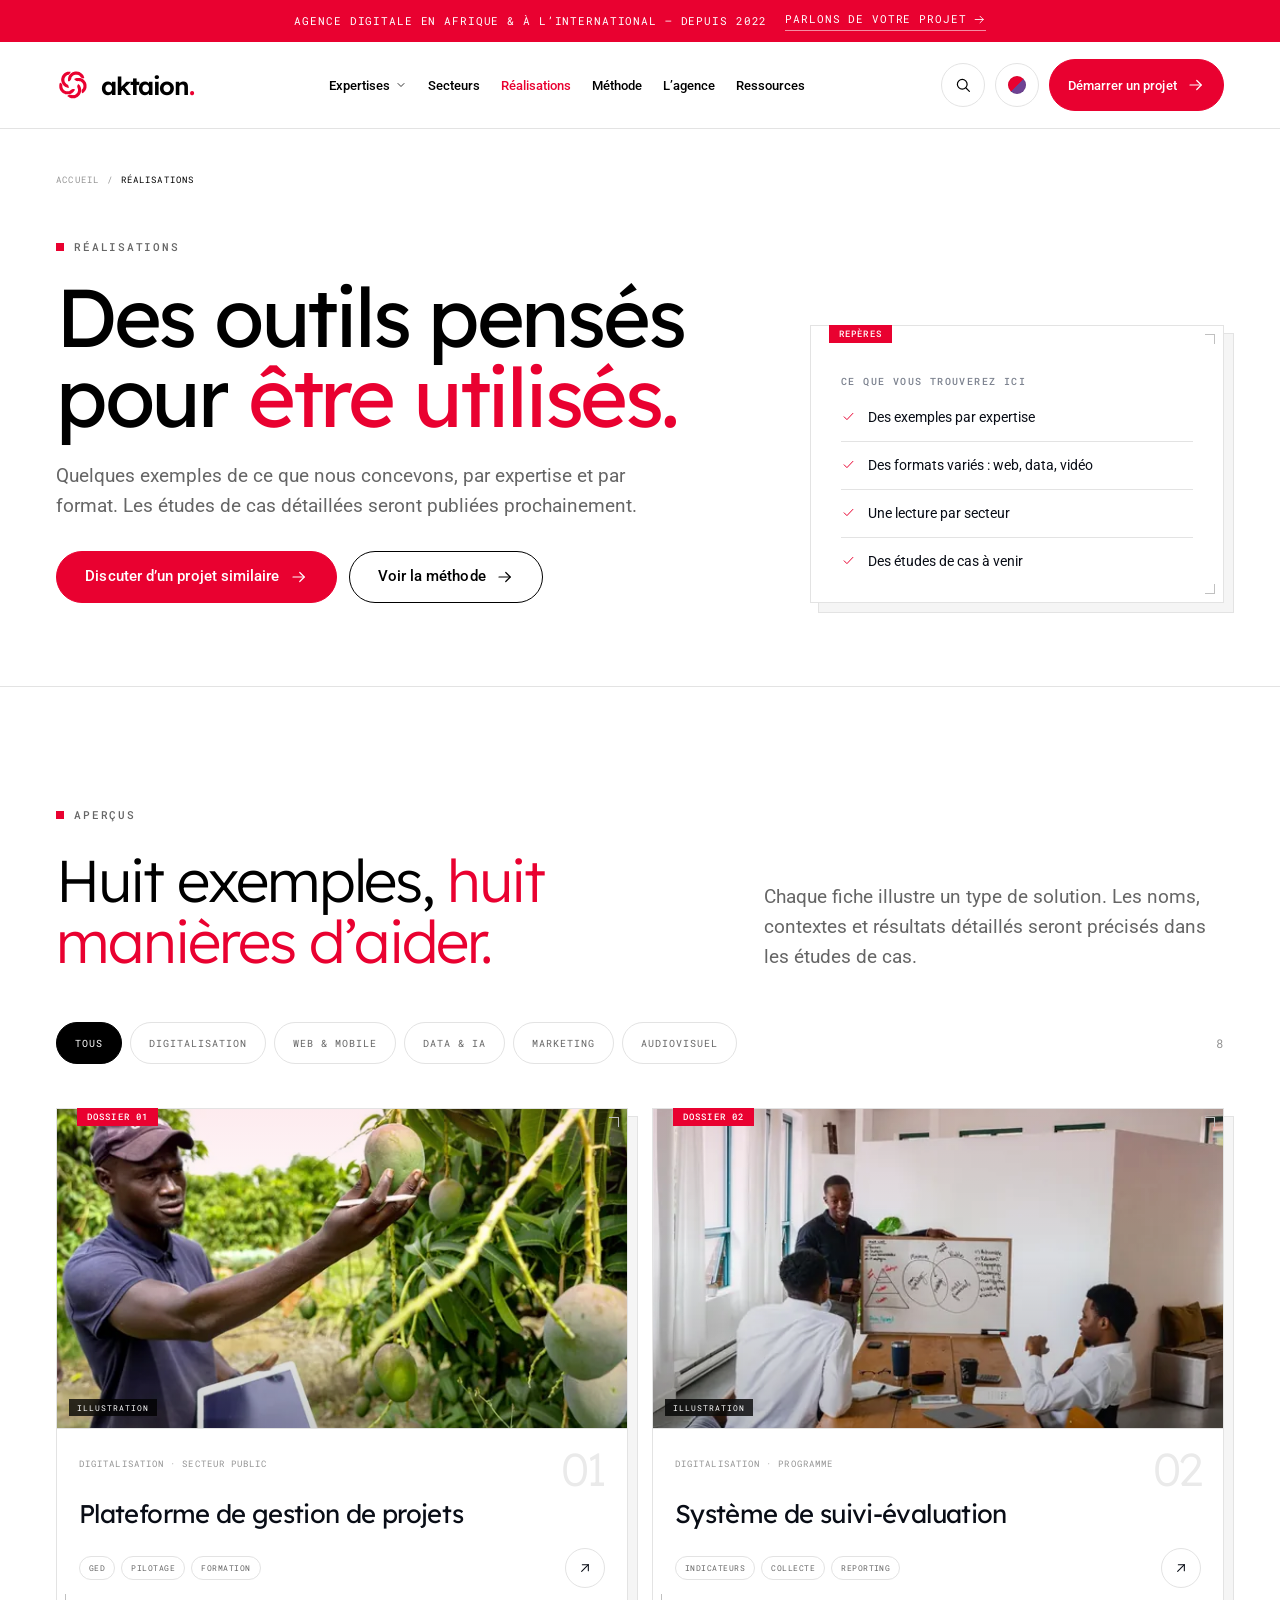
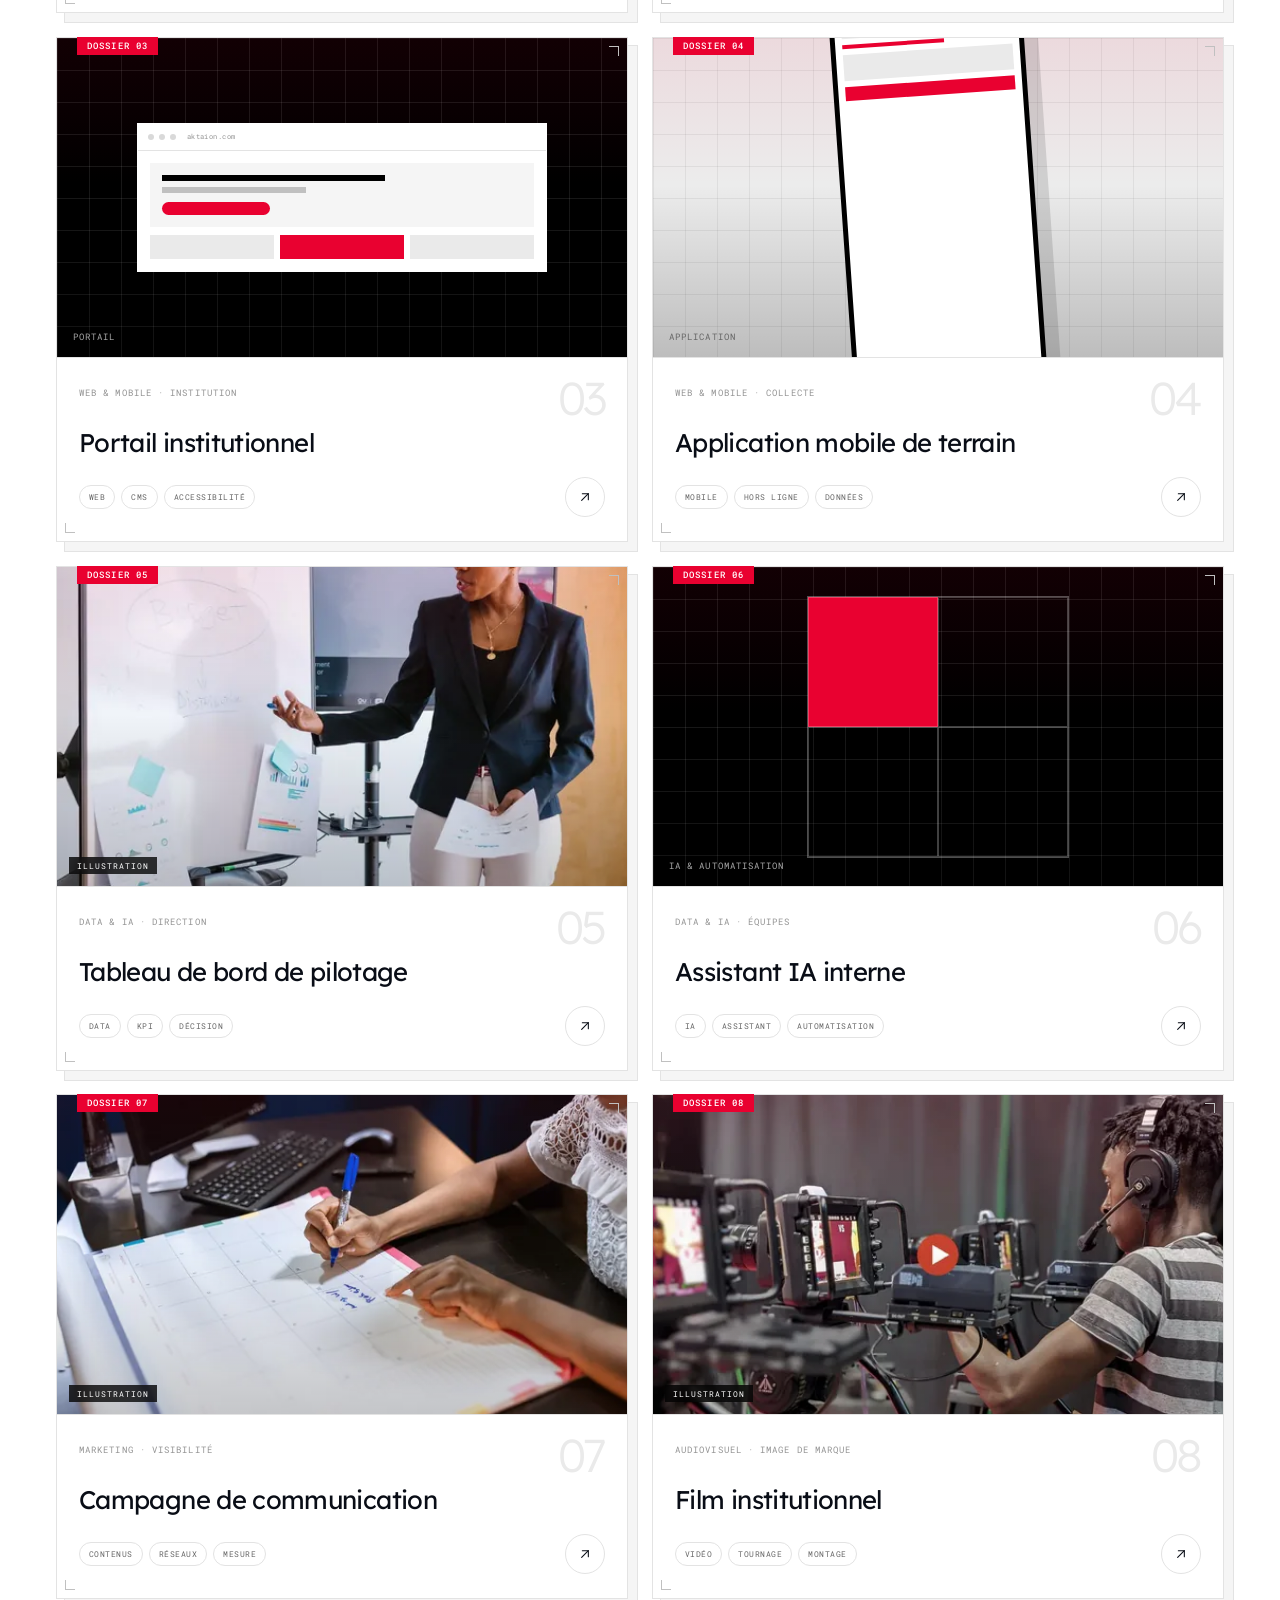
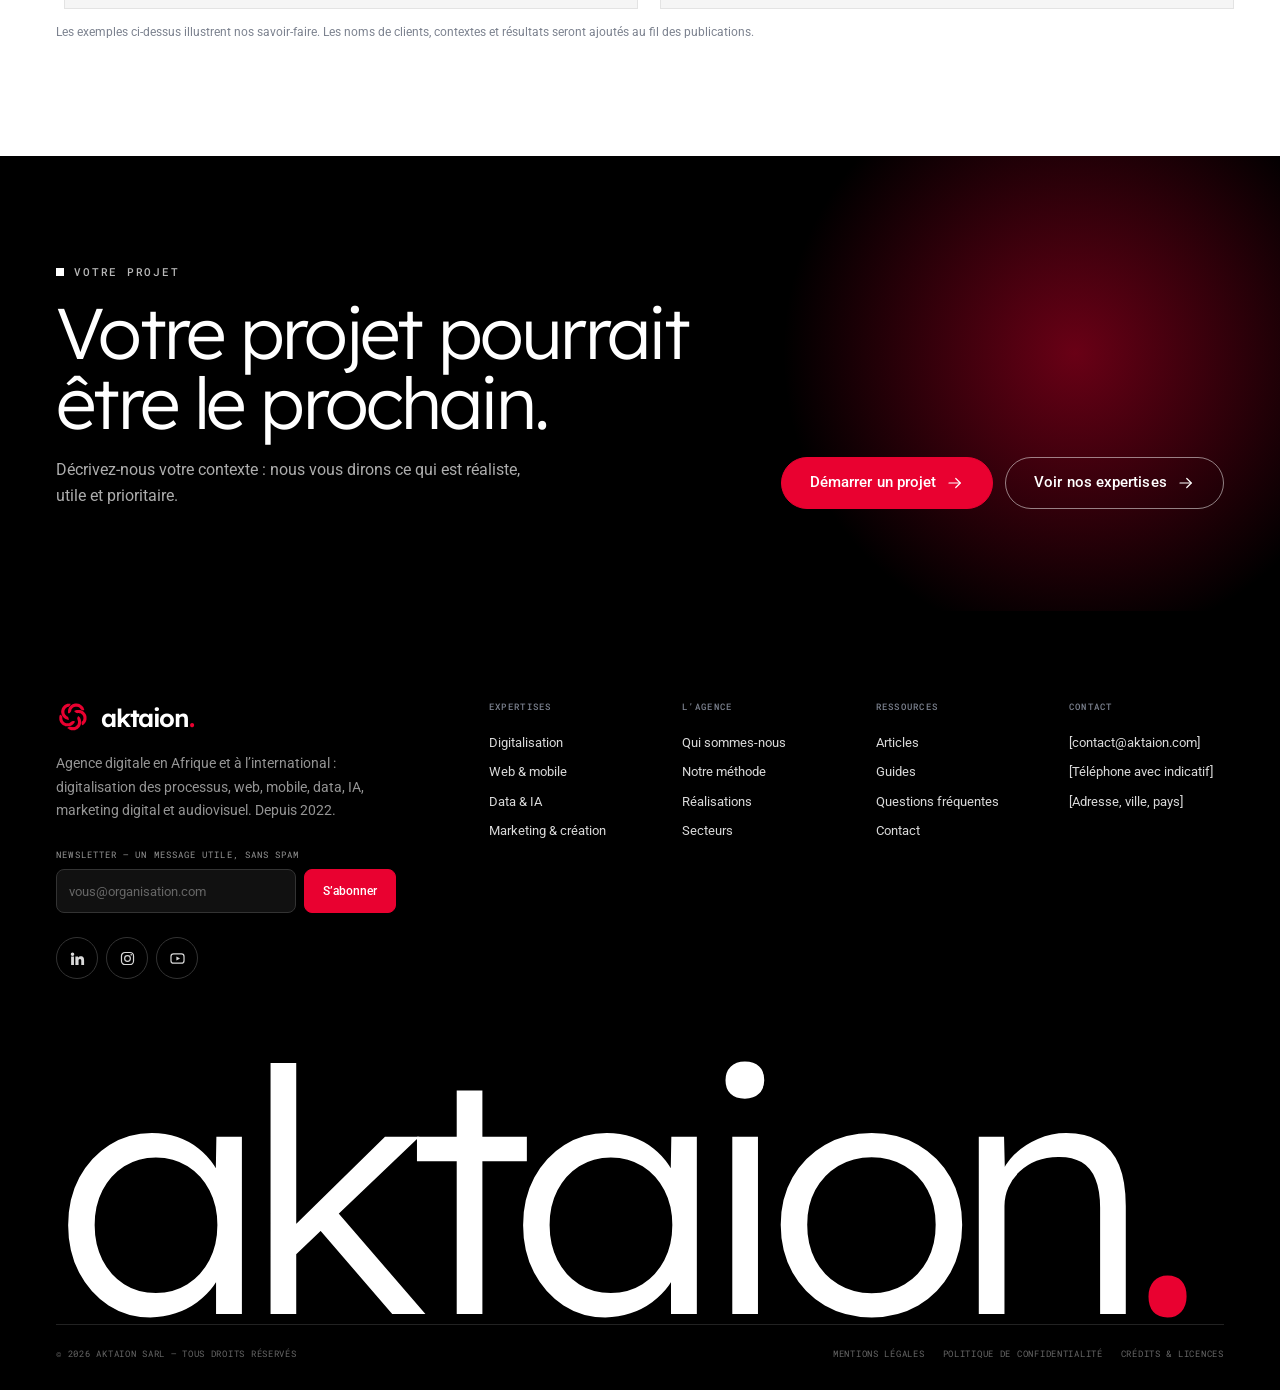
<file: realisations.html>
<!doctype html>
<html lang="fr">
<head>
  <meta charset="utf-8">
  <meta name="viewport" content="width=device-width, initial-scale=1">
  <title>Réalisations — Aktaion</title>
  <meta name="description" content="Aperçus de réalisations Aktaion : plateformes de gestion, suivi-évaluation, portails, applications mobiles, tableaux de bord, campagnes et films institutionnels.">
  
  <meta name="theme-color" content="#ffffff" data-theme-color>
  <meta property="og:type" content="website">
  <meta property="og:site_name" content="Aktaion">
  <meta property="og:title" content="Réalisations — Aktaion">
  <meta property="og:description" content="Aperçus de réalisations Aktaion : plateformes de gestion, suivi-évaluation, portails, applications mobiles, tableaux de bord, campagnes et films institutionnels.">
  <meta property="og:locale" content="fr_FR">
  <meta property="og:image" content="assets/img/og-aktaion.png">
  <meta property="og:image:width" content="1200">
  <meta property="og:image:height" content="630">
  <meta property="og:image:alt" content="Aktaion — agence digitale">
  <meta name="twitter:card" content="summary_large_image">
  <meta name="twitter:title" content="Réalisations — Aktaion">
  <meta name="twitter:description" content="Aperçus de réalisations Aktaion : plateformes de gestion, suivi-évaluation, portails, applications mobiles, tableaux de bord, campagnes et films institutionnels.">
  <meta name="twitter:image" content="assets/img/og-aktaion.png">
  <link rel="icon" href="assets/img/favicon.svg" type="image/svg+xml" data-theme-favicon>
  <link rel="apple-touch-icon" href="assets/img/apple-touch-icon.png">
  <link rel="manifest" href="site.webmanifest">
  
  <script>(function(){try{if(localStorage.getItem('aktaion-theme')==='violet'){document.documentElement.setAttribute('data-theme','violet');var f=document.querySelector('[data-theme-favicon]');if(f)f.setAttribute('href','assets/img/favicon-violet.svg');}}catch(e){}})();</script>
  <link rel="preconnect" href="https://fonts.googleapis.com">
  <link rel="preconnect" href="https://fonts.gstatic.com" crossorigin>
  <link href="https://fonts.googleapis.com/css2?family=Lexend+Deca:wght@300;400;500;600&amp;family=Roboto+Mono:wght@400;500&amp;family=Roboto:wght@400;500;700&amp;display=swap" rel="stylesheet">
  <link rel="stylesheet" href="assets/css/site.css">
</head>
<body>
  <div class="scroll-progress" data-scroll-progress aria-hidden="true"></div>
  <a class="skip-link" href="#main">Aller au contenu</a>
  <div class="announce">
    <div class="container">
      <span>Agence digitale en Afrique &amp; à l’international — depuis 2022</span>
      <a href="contact.html">Parlons de votre projet <svg viewBox="0 0 24 24" fill="none" stroke="currentColor" stroke-width="1.6" stroke-linecap="round" stroke-linejoin="round" aria-hidden="true" focusable="false"><path d="M4 12h15"/><path d="m13 6 6 6-6 6"/></svg></a>
    </div>
  </div>
  <header class="site-header" data-header>
    <div class="container">
      <a class="brand" href="index.html" aria-label="Aktaion — accueil"><svg class="brand__mark" viewBox="0 0 512 512" fill="currentColor" aria-hidden="true" focusable="false"><path d="M127.50,95.00 L128.00,94.50 L140.00,94.50 L141.00,95.50 L145.00,95.50 L146.00,96.50 L151.00,97.50 L155.00,99.50 L160.00,103.50 L161.00,103.50 L168.50,111.00 L168.50,112.00 L171.50,115.00 L174.50,121.00 L174.50,123.00 L175.50,124.00 L176.50,129.00 L175.00,130.50 L167.00,130.50 L166.00,129.50 L164.00,129.50 L162.00,127.50 L161.00,127.50 L154.50,121.00 L154.50,120.00 L152.00,117.50 L151.00,117.50 L148.00,114.50 L144.00,112.50 L142.00,112.50 L141.00,111.50 L127.00,111.50 L126.00,112.50 L124.00,112.50 L120.00,114.50 L112.50,121.00 L112.50,122.00 L110.50,124.00 L108.50,128.00 L108.50,130.00 L107.50,131.00 L107.50,134.00 L105.50,138.00 L103.50,140.00 L103.50,141.00 L98.00,145.50 L96.00,146.50 L94.00,146.50 L93.00,147.50 L90.50,144.00 L90.50,131.00 L91.50,130.00 L91.50,126.00 L92.50,125.00 L92.50,123.00 L96.50,115.00 L98.50,113.00 L98.50,112.00 L108.00,102.50 L109.00,102.50 L111.00,100.50 L117.00,97.50 L119.00,97.50 L123.00,95.50 L127.50,95.00 Z M88.50,96.00 L89.00,95.50 L104.00,95.50 L104.50,97.00 L103.50,98.00 L102.50,103.00 L97.00,109.50 L96.00,109.50 L92.00,112.50 L90.00,112.50 L89.00,113.50 L87.00,113.50 L85.00,114.50 L83.00,116.50 L82.00,116.50 L76.50,122.00 L76.50,123.00 L73.50,127.00 L73.50,129.00 L71.50,133.00 L71.50,143.00 L72.50,144.00 L72.50,147.00 L75.50,153.00 L84.00,161.50 L88.00,163.50 L92.50,169.00 L93.50,171.00 L93.50,174.00 L94.50,175.00 L94.50,180.00 L93.00,181.50 L91.00,181.50 L90.00,180.50 L87.00,180.50 L86.00,179.50 L81.00,178.50 L77.00,176.50 L72.00,172.50 L71.00,172.50 L64.50,166.00 L64.50,165.00 L61.50,162.00 L56.50,152.00 L56.50,149.00 L55.50,148.00 L55.50,144.00 L54.50,143.00 L54.50,133.00 L55.50,132.00 L55.50,128.00 L56.50,127.00 L57.50,122.00 L60.50,116.00 L62.50,114.00 L62.50,113.00 L65.50,110.00 L65.50,109.00 L73.00,102.50 L76.00,101.50 L80.00,98.50 L82.00,98.50 L83.00,97.50 L85.00,97.50 L86.00,96.50 L88.50,96.00 Z M137.50,129.00 L138.00,128.50 L152.00,128.50 L153.00,129.50 L157.00,129.50 L158.00,130.50 L160.00,130.50 L161.00,131.50 L163.00,131.50 L167.00,133.50 L173.00,138.50 L174.00,138.50 L178.50,143.00 L178.50,144.00 L183.50,150.00 L186.50,156.00 L186.50,158.00 L187.50,159.00 L187.50,162.00 L188.50,163.00 L188.50,180.00 L187.50,181.00 L187.50,184.00 L186.50,185.00 L186.50,187.00 L182.50,195.00 L179.50,198.00 L179.50,199.00 L172.00,206.50 L171.00,206.50 L167.00,209.50 L166.00,209.50 L163.50,206.00 L163.50,203.00 L162.50,202.00 L162.50,197.00 L163.50,196.00 L163.50,193.00 L165.50,189.00 L169.50,184.00 L170.50,182.00 L170.50,180.00 L171.50,179.00 L171.50,175.00 L172.50,174.00 L172.50,169.00 L171.50,168.00 L171.50,164.00 L170.50,163.00 L170.50,161.00 L167.50,157.00 L167.50,156.00 L160.00,148.50 L156.00,146.50 L154.00,146.50 L153.00,145.50 L149.00,145.50 L148.00,144.50 L143.00,144.50 L142.00,145.50 L140.00,145.50 L139.00,144.50 L135.00,144.50 L129.00,141.50 L125.50,138.00 L123.50,134.00 L128.00,131.50 L130.00,131.50 L131.00,130.50 L137.50,129.00 Z M48.50,154.00 L49.00,153.50 L53.00,155.50 L57.50,160.00 L60.50,166.00 L60.50,175.00 L61.50,176.00 L61.50,180.00 L65.50,188.00 L72.00,194.50 L73.00,194.50 L75.00,196.50 L77.00,197.50 L79.00,197.50 L80.00,198.50 L83.00,198.50 L84.00,199.50 L92.00,199.50 L93.00,198.50 L96.00,198.50 L102.00,195.50 L109.00,189.50 L111.00,189.50 L115.00,187.50 L122.00,187.50 L123.00,188.50 L126.00,188.50 L127.50,190.00 L124.50,196.00 L121.50,199.00 L121.50,200.00 L115.00,206.50 L114.00,206.50 L111.00,209.50 L103.00,213.50 L101.00,213.50 L100.00,214.50 L97.00,214.50 L96.00,215.50 L80.00,215.50 L79.00,214.50 L76.00,214.50 L70.00,211.50 L68.00,211.50 L66.00,209.50 L63.00,208.50 L55.50,202.00 L55.50,201.00 L51.50,197.00 L51.50,196.00 L49.50,194.00 L47.50,190.00 L47.50,188.00 L45.50,184.00 L45.50,181.00 L44.50,180.00 L44.50,164.00 L45.50,163.00 L45.50,160.00 L46.50,159.00 L46.50,157.00 L48.50,154.00 Z M143.50,162.00 L147.00,161.50 L153.50,169.00 L158.50,179.00 L158.50,182.00 L159.50,183.00 L159.50,188.00 L160.50,189.00 L160.50,197.00 L159.50,198.00 L159.50,203.00 L158.50,204.00 L157.50,209.00 L154.50,215.00 L149.50,221.00 L149.50,222.00 L141.00,229.50 L138.00,230.50 L136.00,232.50 L134.00,232.50 L128.00,235.50 L124.00,235.50 L123.00,236.50 L111.00,236.50 L110.00,235.50 L106.00,235.50 L105.00,234.50 L100.00,233.50 L96.00,231.50 L91.00,227.50 L90.00,227.50 L87.50,225.00 L87.50,223.00 L94.00,218.50 L96.00,218.50 L97.00,217.50 L106.00,217.50 L110.00,219.50 L115.00,219.50 L116.00,220.50 L118.00,220.50 L119.00,219.50 L123.00,219.50 L124.00,218.50 L126.00,218.50 L132.00,215.50 L138.50,209.00 L138.50,208.00 L141.50,204.00 L141.50,202.00 L143.50,198.00 L143.50,188.00 L142.50,187.00 L142.50,184.00 L140.50,181.00 L140.50,178.00 L139.50,177.00 L139.50,171.00 L140.50,170.00 L140.50,167.00 L143.50,163.00 L143.50,162.00 Z" transform="translate(-76.800 -216.178) scale(2.84444)" fill="currentColor" fill-rule="evenodd"/></svg><span class="brand__word">aktaion<i>.</i></span></a>
      <nav class="nav" aria-label="Navigation principale"><div class="nav__item nav__item--mega">
        <a class="nav__link" href="expertises.html">Expertises <svg viewBox="0 0 24 24" fill="none" stroke="currentColor" stroke-width="1.6" stroke-linecap="round" stroke-linejoin="round" aria-hidden="true" focusable="false"><path d="m6 9 6 6 6-6"/></svg></a>
        <div class="mega">
    <div class="mega__head">
      <span class="mono">Quatre pôles d’expertise</span>
      <a href="expertises.html">Voir tous les pôles <svg viewBox="0 0 24 24" fill="none" stroke="currentColor" stroke-width="1.6" stroke-linecap="round" stroke-linejoin="round" aria-hidden="true" focusable="false"><path d="M7 17 17 7"/><path d="M8 7h9v9"/></svg></a>
    </div>
    <div class="mega__grid">
      <a class="mega__link" href="digitalisation.html">
        <span>01</span>
        <strong>Digitalisation des processus</strong>
        <span>Numériser les procédures pour gagner en fiabilité, en traçabilité et en rapidité.</span>
      </a><a class="mega__link" href="web-mobile.html">
        <span>02</span>
        <strong>Web, mobile & e-commerce</strong>
        <span>Sites vitrines, boutiques en ligne et applications mobiles pensés pour convertir.</span>
      </a><a class="mega__link" href="expertises.html#data-ia">
        <span>03</span>
        <strong>Data & intelligence artificielle</strong>
        <span>Données structurées, tableaux de bord et IA appliquée aux métiers.</span>
      </a><a class="mega__link" href="marketing.html">
        <span>04</span>
        <strong>Marketing, création & audiovisuel</strong>
        <span>Stratégie, contenus, vidéo et identité visuelle pour rendre votre organisation visible.</span>
      </a>
    </div>
    <div class="mega__foot">
      <p>Une seule équipe, de l’idée à la mise en ligne.</p>
      <a class="btn btn--black btn--sm" href="contact.html">Parler de votre projet <svg viewBox="0 0 24 24" fill="none" stroke="currentColor" stroke-width="1.6" stroke-linecap="round" stroke-linejoin="round" aria-hidden="true" focusable="false"><path d="M4 12h15"/><path d="m13 6 6 6-6 6"/></svg></a>
    </div>
  </div>
      </div><div class="nav__item"><a class="nav__link" href="secteurs.html">Secteurs</a></div><div class="nav__item"><a class="nav__link" href="realisations.html" aria-current="page">Réalisations</a></div><div class="nav__item"><a class="nav__link" href="methode.html">Méthode</a></div><div class="nav__item"><a class="nav__link" href="agence.html">L’agence</a></div><div class="nav__item"><a class="nav__link" href="ressources.html">Ressources</a></div></nav>
      <div class="header__actions">
        <button class="icon-btn" type="button" data-search-open aria-label="Ouvrir la recherche"><svg viewBox="0 0 24 24" fill="none" stroke="currentColor" stroke-width="1.6" stroke-linecap="round" stroke-linejoin="round" aria-hidden="true" focusable="false"><circle cx="11" cy="11" r="6.5"/><path d="m16 16 4.5 4.5"/></svg></button>
        <button class="icon-btn theme-toggle" type="button" data-theme-toggle aria-pressed="false" aria-label="Passer à la version violette" title="Passer à la version violette"><span class="theme-toggle__swatch" aria-hidden="true"></span></button>
        <a class="btn btn--red header__cta" href="contact.html">Démarrer un projet <svg viewBox="0 0 24 24" fill="none" stroke="currentColor" stroke-width="1.6" stroke-linecap="round" stroke-linejoin="round" aria-hidden="true" focusable="false"><path d="M4 12h15"/><path d="m13 6 6 6-6 6"/></svg></a>
        <button class="nav-toggle" type="button" data-menu-toggle aria-controls="mobile-menu" aria-expanded="false" aria-label="Ouvrir le menu">
          <span></span><span></span>
        </button>
      </div>
    </div>
  </header>
  <div class="search-overlay" id="search-overlay" hidden>
    <div class="search-overlay__panel" role="dialog" aria-modal="true" aria-label="Rechercher sur le site">
      <div class="search-overlay__head">
        <span class="mono">Recherche</span>
        <button class="icon-btn" type="button" data-search-close aria-label="Fermer la recherche"><svg viewBox="0 0 24 24" fill="none" stroke="currentColor" stroke-width="1.6" stroke-linecap="round" stroke-linejoin="round" aria-hidden="true" focusable="false"><path d="m6 6 12 12"/><path d="M18 6 6 18"/></svg></button>
      </div>
      <label class="visually-hidden" for="site-search">Rechercher sur le site</label>
      <input type="search" id="site-search" placeholder="Rechercher une expertise, une page…" autocomplete="off">
      <ul class="search-results" data-search-results>
        <li><a href="index.html">Accueil<span>Page</span></a></li><li><a href="expertises.html">Expertises<span>Page</span></a></li><li><a href="digitalisation.html">Digitalisation des processus<span>Pôle 01</span></a></li><li><a href="web-mobile.html">Web, mobile & e-commerce<span>Pôle 02</span></a></li><li><a href="expertises.html#data-ia">Data & intelligence artificielle<span>Pôle 03</span></a></li><li><a href="marketing.html">Marketing, création & audiovisuel<span>Pôle 04</span></a></li><li><a href="secteurs.html">Secteurs public & privé<span>Page</span></a></li><li><a href="realisations.html">Réalisations<span>Page</span></a></li><li><a href="methode.html">Méthode en cinq phases<span>Page</span></a></li><li><a href="agence.html">L’agence<span>Page</span></a></li><li><a href="ressources.html">Ressources & articles<span>Page</span></a></li><li><a href="index.html#faq">FAQ<span>Accueil</span></a></li><li><a href="contact.html">Contact & devis<span>Page</span></a></li>
      </ul>
    </div>
  </div>
  <div class="mobile-menu" id="mobile-menu" hidden>
    <div class="container">
      <div class="mobile-menu__inner">
        <div class="mobile-menu__top">
          <a class="brand" href="index.html" aria-label="Aktaion — accueil"><svg class="brand__mark" viewBox="0 0 512 512" fill="currentColor" aria-hidden="true" focusable="false"><path d="M127.50,95.00 L128.00,94.50 L140.00,94.50 L141.00,95.50 L145.00,95.50 L146.00,96.50 L151.00,97.50 L155.00,99.50 L160.00,103.50 L161.00,103.50 L168.50,111.00 L168.50,112.00 L171.50,115.00 L174.50,121.00 L174.50,123.00 L175.50,124.00 L176.50,129.00 L175.00,130.50 L167.00,130.50 L166.00,129.50 L164.00,129.50 L162.00,127.50 L161.00,127.50 L154.50,121.00 L154.50,120.00 L152.00,117.50 L151.00,117.50 L148.00,114.50 L144.00,112.50 L142.00,112.50 L141.00,111.50 L127.00,111.50 L126.00,112.50 L124.00,112.50 L120.00,114.50 L112.50,121.00 L112.50,122.00 L110.50,124.00 L108.50,128.00 L108.50,130.00 L107.50,131.00 L107.50,134.00 L105.50,138.00 L103.50,140.00 L103.50,141.00 L98.00,145.50 L96.00,146.50 L94.00,146.50 L93.00,147.50 L90.50,144.00 L90.50,131.00 L91.50,130.00 L91.50,126.00 L92.50,125.00 L92.50,123.00 L96.50,115.00 L98.50,113.00 L98.50,112.00 L108.00,102.50 L109.00,102.50 L111.00,100.50 L117.00,97.50 L119.00,97.50 L123.00,95.50 L127.50,95.00 Z M88.50,96.00 L89.00,95.50 L104.00,95.50 L104.50,97.00 L103.50,98.00 L102.50,103.00 L97.00,109.50 L96.00,109.50 L92.00,112.50 L90.00,112.50 L89.00,113.50 L87.00,113.50 L85.00,114.50 L83.00,116.50 L82.00,116.50 L76.50,122.00 L76.50,123.00 L73.50,127.00 L73.50,129.00 L71.50,133.00 L71.50,143.00 L72.50,144.00 L72.50,147.00 L75.50,153.00 L84.00,161.50 L88.00,163.50 L92.50,169.00 L93.50,171.00 L93.50,174.00 L94.50,175.00 L94.50,180.00 L93.00,181.50 L91.00,181.50 L90.00,180.50 L87.00,180.50 L86.00,179.50 L81.00,178.50 L77.00,176.50 L72.00,172.50 L71.00,172.50 L64.50,166.00 L64.50,165.00 L61.50,162.00 L56.50,152.00 L56.50,149.00 L55.50,148.00 L55.50,144.00 L54.50,143.00 L54.50,133.00 L55.50,132.00 L55.50,128.00 L56.50,127.00 L57.50,122.00 L60.50,116.00 L62.50,114.00 L62.50,113.00 L65.50,110.00 L65.50,109.00 L73.00,102.50 L76.00,101.50 L80.00,98.50 L82.00,98.50 L83.00,97.50 L85.00,97.50 L86.00,96.50 L88.50,96.00 Z M137.50,129.00 L138.00,128.50 L152.00,128.50 L153.00,129.50 L157.00,129.50 L158.00,130.50 L160.00,130.50 L161.00,131.50 L163.00,131.50 L167.00,133.50 L173.00,138.50 L174.00,138.50 L178.50,143.00 L178.50,144.00 L183.50,150.00 L186.50,156.00 L186.50,158.00 L187.50,159.00 L187.50,162.00 L188.50,163.00 L188.50,180.00 L187.50,181.00 L187.50,184.00 L186.50,185.00 L186.50,187.00 L182.50,195.00 L179.50,198.00 L179.50,199.00 L172.00,206.50 L171.00,206.50 L167.00,209.50 L166.00,209.50 L163.50,206.00 L163.50,203.00 L162.50,202.00 L162.50,197.00 L163.50,196.00 L163.50,193.00 L165.50,189.00 L169.50,184.00 L170.50,182.00 L170.50,180.00 L171.50,179.00 L171.50,175.00 L172.50,174.00 L172.50,169.00 L171.50,168.00 L171.50,164.00 L170.50,163.00 L170.50,161.00 L167.50,157.00 L167.50,156.00 L160.00,148.50 L156.00,146.50 L154.00,146.50 L153.00,145.50 L149.00,145.50 L148.00,144.50 L143.00,144.50 L142.00,145.50 L140.00,145.50 L139.00,144.50 L135.00,144.50 L129.00,141.50 L125.50,138.00 L123.50,134.00 L128.00,131.50 L130.00,131.50 L131.00,130.50 L137.50,129.00 Z M48.50,154.00 L49.00,153.50 L53.00,155.50 L57.50,160.00 L60.50,166.00 L60.50,175.00 L61.50,176.00 L61.50,180.00 L65.50,188.00 L72.00,194.50 L73.00,194.50 L75.00,196.50 L77.00,197.50 L79.00,197.50 L80.00,198.50 L83.00,198.50 L84.00,199.50 L92.00,199.50 L93.00,198.50 L96.00,198.50 L102.00,195.50 L109.00,189.50 L111.00,189.50 L115.00,187.50 L122.00,187.50 L123.00,188.50 L126.00,188.50 L127.50,190.00 L124.50,196.00 L121.50,199.00 L121.50,200.00 L115.00,206.50 L114.00,206.50 L111.00,209.50 L103.00,213.50 L101.00,213.50 L100.00,214.50 L97.00,214.50 L96.00,215.50 L80.00,215.50 L79.00,214.50 L76.00,214.50 L70.00,211.50 L68.00,211.50 L66.00,209.50 L63.00,208.50 L55.50,202.00 L55.50,201.00 L51.50,197.00 L51.50,196.00 L49.50,194.00 L47.50,190.00 L47.50,188.00 L45.50,184.00 L45.50,181.00 L44.50,180.00 L44.50,164.00 L45.50,163.00 L45.50,160.00 L46.50,159.00 L46.50,157.00 L48.50,154.00 Z M143.50,162.00 L147.00,161.50 L153.50,169.00 L158.50,179.00 L158.50,182.00 L159.50,183.00 L159.50,188.00 L160.50,189.00 L160.50,197.00 L159.50,198.00 L159.50,203.00 L158.50,204.00 L157.50,209.00 L154.50,215.00 L149.50,221.00 L149.50,222.00 L141.00,229.50 L138.00,230.50 L136.00,232.50 L134.00,232.50 L128.00,235.50 L124.00,235.50 L123.00,236.50 L111.00,236.50 L110.00,235.50 L106.00,235.50 L105.00,234.50 L100.00,233.50 L96.00,231.50 L91.00,227.50 L90.00,227.50 L87.50,225.00 L87.50,223.00 L94.00,218.50 L96.00,218.50 L97.00,217.50 L106.00,217.50 L110.00,219.50 L115.00,219.50 L116.00,220.50 L118.00,220.50 L119.00,219.50 L123.00,219.50 L124.00,218.50 L126.00,218.50 L132.00,215.50 L138.50,209.00 L138.50,208.00 L141.50,204.00 L141.50,202.00 L143.50,198.00 L143.50,188.00 L142.50,187.00 L142.50,184.00 L140.50,181.00 L140.50,178.00 L139.50,177.00 L139.50,171.00 L140.50,170.00 L140.50,167.00 L143.50,163.00 L143.50,162.00 Z" transform="translate(-76.800 -216.178) scale(2.84444)" fill="currentColor" fill-rule="evenodd"/></svg><span class="brand__word">aktaion<i>.</i></span></a>
          <button class="mobile-menu__close" type="button" data-menu-close aria-label="Fermer le menu"><svg viewBox="0 0 24 24" fill="none" stroke="currentColor" stroke-width="1.6" stroke-linecap="round" stroke-linejoin="round" aria-hidden="true" focusable="false"><path d="m6 6 12 12"/><path d="M18 6 6 18"/></svg></button>
        </div>
        <details>
          <summary>Expertises <svg viewBox="0 0 24 24" fill="none" stroke="currentColor" stroke-width="1.6" stroke-linecap="round" stroke-linejoin="round" aria-hidden="true" focusable="false"><path d="m6 9 6 6 6-6"/></svg></summary>
          <div class="mobile-sub">
            <a href="digitalisation.html">01 — Digitalisation des processus</a><a href="web-mobile.html">02 — Web, mobile & e-commerce</a><a href="expertises.html#data-ia">03 — Data & intelligence artificielle</a><a href="marketing.html">04 — Marketing, création & audiovisuel</a>
            <a href="expertises.html">Tous les pôles</a>
          </div>
        </details>
        <a class="mobile-link" href="secteurs.html">Secteurs <svg viewBox="0 0 24 24" fill="none" stroke="currentColor" stroke-width="1.6" stroke-linecap="round" stroke-linejoin="round" aria-hidden="true" focusable="false"><path d="M7 17 17 7"/><path d="M8 7h9v9"/></svg></a><a class="mobile-link" href="realisations.html" aria-current="page">Réalisations <svg viewBox="0 0 24 24" fill="none" stroke="currentColor" stroke-width="1.6" stroke-linecap="round" stroke-linejoin="round" aria-hidden="true" focusable="false"><path d="M7 17 17 7"/><path d="M8 7h9v9"/></svg></a><a class="mobile-link" href="methode.html">Méthode <svg viewBox="0 0 24 24" fill="none" stroke="currentColor" stroke-width="1.6" stroke-linecap="round" stroke-linejoin="round" aria-hidden="true" focusable="false"><path d="M7 17 17 7"/><path d="M8 7h9v9"/></svg></a><a class="mobile-link" href="agence.html">L’agence <svg viewBox="0 0 24 24" fill="none" stroke="currentColor" stroke-width="1.6" stroke-linecap="round" stroke-linejoin="round" aria-hidden="true" focusable="false"><path d="M7 17 17 7"/><path d="M8 7h9v9"/></svg></a><a class="mobile-link" href="ressources.html">Ressources <svg viewBox="0 0 24 24" fill="none" stroke="currentColor" stroke-width="1.6" stroke-linecap="round" stroke-linejoin="round" aria-hidden="true" focusable="false"><path d="M7 17 17 7"/><path d="M8 7h9v9"/></svg></a>
        <a class="btn btn--red" href="contact.html">Démarrer un projet <svg viewBox="0 0 24 24" fill="none" stroke="currentColor" stroke-width="1.6" stroke-linecap="round" stroke-linejoin="round" aria-hidden="true" focusable="false"><path d="M4 12h15"/><path d="m13 6 6 6-6 6"/></svg></a>
      </div>
    </div>
  </div>
  <main id="main">

<section class="page-hero">
    <div class="container">
      <nav class="breadcrumb" aria-label="Fil d’Ariane">
        <a href="index.html">Accueil</a><span aria-hidden="true">/</span><span aria-current="page">Réalisations</span>
      </nav>
      <div class="page-hero__grid">
        <div>
          <span class="eyebrow">Réalisations</span>
          <h1 class="h1 page-hero__title"><span class="kinetic" data-kinetic>Des outils pensés pour <em>être utilisés.</em></span></h1>
          <p class="lead page-hero__lead">Quelques exemples de ce que nous concevons, par expertise et par format. Les études de cas détaillées seront publiées prochainement.</p>
          <div class="hero__actions"><a class="btn btn--red" href="contact.html" data-magnetic>Discuter d’un projet similaire<svg viewBox="0 0 24 24" fill="none" stroke="currentColor" stroke-width="1.6" stroke-linecap="round" stroke-linejoin="round" aria-hidden="true" focusable="false"><path d="M4 12h15"/><path d="m13 6 6 6-6 6"/></svg></a><a class="btn btn--outline" href="methode.html" data-magnetic>Voir la méthode<svg viewBox="0 0 24 24" fill="none" stroke="currentColor" stroke-width="1.6" stroke-linecap="round" stroke-linejoin="round" aria-hidden="true" focusable="false"><path d="M4 12h15"/><path d="m13 6 6 6-6 6"/></svg></a></div>
        </div>
        <div class="points-card file-card file-card--points reveal" data-tilt>
    <span class="file-card__tab" aria-hidden="true">Repères</span>
    <h2>Ce que vous trouverez ici</h2>
    <ul><li><svg viewBox="0 0 24 24" fill="none" stroke="currentColor" stroke-width="1.6" stroke-linecap="round" stroke-linejoin="round" aria-hidden="true" focusable="false"><path d="m5 12.5 4.5 4.5L19 7"/></svg><span>Des exemples par expertise</span></li><li><svg viewBox="0 0 24 24" fill="none" stroke="currentColor" stroke-width="1.6" stroke-linecap="round" stroke-linejoin="round" aria-hidden="true" focusable="false"><path d="m5 12.5 4.5 4.5L19 7"/></svg><span>Des formats variés : web, data, vidéo</span></li><li><svg viewBox="0 0 24 24" fill="none" stroke="currentColor" stroke-width="1.6" stroke-linecap="round" stroke-linejoin="round" aria-hidden="true" focusable="false"><path d="m5 12.5 4.5 4.5L19 7"/></svg><span>Une lecture par secteur</span></li><li><svg viewBox="0 0 24 24" fill="none" stroke="currentColor" stroke-width="1.6" stroke-linecap="round" stroke-linejoin="round" aria-hidden="true" focusable="false"><path d="m5 12.5 4.5 4.5L19 7"/></svg><span>Des études de cas à venir</span></li></ul>
    <span class="file-card__crop file-card__crop--br" aria-hidden="true"></span>
  </div>
      </div>
    </div>
  </section>

<section class="section">
  <div class="container">
    <div class="section-head reveal">
    <div>
      <span class="eyebrow">Aperçus</span>
      <h2 class="h2 mt-24">Huit exemples, <em>huit manières d’aider.</em></h2>
    </div>
    <div class="section-head__lead">
      <p class="lead">Chaque fiche illustre un type de solution. Les noms, contextes et résultats détaillés seront précisés dans les études de cas.</p>
      
    </div>
  </div>
    <div class="filters" data-filter-group role="group" aria-label="Filtrer les cartes">
    <button class="filter is-active" type="button" data-filter="Tous" aria-pressed="true">Tous</button><button class="filter" type="button" data-filter="Digitalisation" aria-pressed="false">Digitalisation</button><button class="filter" type="button" data-filter="Web & mobile" aria-pressed="false">Web & mobile</button><button class="filter" type="button" data-filter="Data & IA" aria-pressed="false">Data & IA</button><button class="filter" type="button" data-filter="Marketing" aria-pressed="false">Marketing</button><button class="filter" type="button" data-filter="Audiovisuel" aria-pressed="false">Audiovisuel</button>
    <span class="mono" data-count>8</span>
  </div>
    <div class="work-grid" data-stagger>
      <a class="file-card file-card--work reveal" href="contact.html" data-tilt data-cursor="Ouvrir" data-card data-category="Digitalisation" id="projet-1" aria-label="Plateforme de gestion de projets — Digitalisation · Secteur public">
    <span class="file-card__tab" aria-hidden="true">Dossier 01</span>
    <span class="file-card__glare" aria-hidden="true"></span>
    <div class="file-card__media">
    <img src="assets/img/photos/terrain-collecte-1280.webp" srcset="assets/img/photos/terrain-collecte-640.webp 640w, assets/img/photos/terrain-collecte-1280.webp 1280w" sizes="(min-width: 1024px) 48vw, 100vw" width="1280" height="720" alt="Personne saisissant des données sur une tablette lors d’une collecte de terrain." loading="lazy" decoding="async" draggable="false" style="object-position:50% 42%">
    <span class="media__stamp">Illustration</span>
    <span class="file-card__detail"><span>Plateforme de gestion de projets</span><span>Ouvrir le dossier</span></span>
  </div>
    <span class="file-card__crop" aria-hidden="true"></span>
    <div class="file-card__body">
      <div class="file-card__top">
        <p class="file-card__meta">Digitalisation · Secteur public</p>
        <span class="file-card__index" aria-hidden="true">01</span>
      </div>
      <h3 class="file-card__title">Plateforme de gestion de projets</h3>
      <div class="file-card__foot">
        <div class="file-card__tags"><span>GED</span><span>Pilotage</span><span>Formation</span></div>
        <span class="file-card__arrow" aria-hidden="true"><svg viewBox="0 0 24 24" fill="none" stroke="currentColor" stroke-width="1.6" stroke-linecap="round" stroke-linejoin="round" aria-hidden="true" focusable="false"><path d="M7 17 17 7"/><path d="M8 7h9v9"/></svg></span>
      </div>
    </div>
  </a>
      <a class="file-card file-card--work reveal" href="contact.html" data-tilt data-cursor="Ouvrir" data-card data-category="Digitalisation" id="projet-2" aria-label="Système de suivi-évaluation — Digitalisation · Programme">
    <span class="file-card__tab" aria-hidden="true">Dossier 02</span>
    <span class="file-card__glare" aria-hidden="true"></span>
    <div class="file-card__media">
    <img src="assets/img/photos/digitalisation-atelier-1280.webp" srcset="assets/img/photos/digitalisation-atelier-640.webp 640w, assets/img/photos/digitalisation-atelier-1280.webp 1280w" sizes="(min-width: 1024px) 48vw, 100vw" width="1280" height="640" alt="Atelier de travail autour de documents et d’un tableau." loading="lazy" decoding="async" draggable="false" style="object-position:50% 45%">
    <span class="media__stamp">Illustration</span>
    <span class="file-card__detail"><span>Système de suivi-évaluation</span><span>Ouvrir le dossier</span></span>
  </div>
    <span class="file-card__crop" aria-hidden="true"></span>
    <div class="file-card__body">
      <div class="file-card__top">
        <p class="file-card__meta">Digitalisation · Programme</p>
        <span class="file-card__index" aria-hidden="true">02</span>
      </div>
      <h3 class="file-card__title">Système de suivi-évaluation</h3>
      <div class="file-card__foot">
        <div class="file-card__tags"><span>Indicateurs</span><span>Collecte</span><span>Reporting</span></div>
        <span class="file-card__arrow" aria-hidden="true"><svg viewBox="0 0 24 24" fill="none" stroke="currentColor" stroke-width="1.6" stroke-linecap="round" stroke-linejoin="round" aria-hidden="true" focusable="false"><path d="M7 17 17 7"/><path d="M8 7h9v9"/></svg></span>
      </div>
    </div>
  </a>
      <a class="file-card file-card--work reveal" href="contact.html" data-tilt data-cursor="Ouvrir" data-card data-category="Web & mobile" id="projet-3" aria-label="Portail institutionnel — Web & mobile · Institution">
    <span class="file-card__tab" aria-hidden="true">Dossier 03</span>
    <span class="file-card__glare" aria-hidden="true"></span>
    <div class="file-card__media file-card__media--viz">
    <div class="viz viz--web" aria-hidden="true"><span class="viz__grid"></span>
      <div class="mock-browser">
        <div class="mock-browser__bar"><i></i><i></i><i></i><em>aktaion.com</em></div>
        <div class="mock-browser__body">
          <div class="mock-browser__hero"><i></i><i></i><b></b></div>
          <div class="mock-browser__cols"><i></i><i></i><i></i></div>
        </div>
      </div><span class="viz__label">Portail</span></div>
    
    <span class="file-card__detail"><span>Portail</span><span>Ouvrir le dossier</span></span>
  </div>
    <span class="file-card__crop" aria-hidden="true"></span>
    <div class="file-card__body">
      <div class="file-card__top">
        <p class="file-card__meta">Web & mobile · Institution</p>
        <span class="file-card__index" aria-hidden="true">03</span>
      </div>
      <h3 class="file-card__title">Portail institutionnel</h3>
      <div class="file-card__foot">
        <div class="file-card__tags"><span>Web</span><span>CMS</span><span>Accessibilité</span></div>
        <span class="file-card__arrow" aria-hidden="true"><svg viewBox="0 0 24 24" fill="none" stroke="currentColor" stroke-width="1.6" stroke-linecap="round" stroke-linejoin="round" aria-hidden="true" focusable="false"><path d="M7 17 17 7"/><path d="M8 7h9v9"/></svg></span>
      </div>
    </div>
  </a>
      <a class="file-card file-card--work reveal" href="contact.html" data-tilt data-cursor="Ouvrir" data-card data-category="Web & mobile" id="projet-4" aria-label="Application mobile de terrain — Web & mobile · Collecte">
    <span class="file-card__tab" aria-hidden="true">Dossier 04</span>
    <span class="file-card__glare" aria-hidden="true"></span>
    <div class="file-card__media file-card__media--viz">
    <div class="viz viz--mobile" aria-hidden="true"><span class="viz__grid"></span>
      <div class="mock-phone"><div class="mock-phone__screen"><i></i><i></i><b></b><b></b></div></div><span class="viz__label">Application</span></div>
    
    <span class="file-card__detail"><span>Application</span><span>Ouvrir le dossier</span></span>
  </div>
    <span class="file-card__crop" aria-hidden="true"></span>
    <div class="file-card__body">
      <div class="file-card__top">
        <p class="file-card__meta">Web & mobile · Collecte</p>
        <span class="file-card__index" aria-hidden="true">04</span>
      </div>
      <h3 class="file-card__title">Application mobile de terrain</h3>
      <div class="file-card__foot">
        <div class="file-card__tags"><span>Mobile</span><span>Hors ligne</span><span>Données</span></div>
        <span class="file-card__arrow" aria-hidden="true"><svg viewBox="0 0 24 24" fill="none" stroke="currentColor" stroke-width="1.6" stroke-linecap="round" stroke-linejoin="round" aria-hidden="true" focusable="false"><path d="M7 17 17 7"/><path d="M8 7h9v9"/></svg></span>
      </div>
    </div>
  </a>
      <a class="file-card file-card--work reveal" href="contact.html" data-tilt data-cursor="Ouvrir" data-card data-category="Data & IA" id="projet-5" aria-label="Tableau de bord de pilotage — Data & IA · Direction">
    <span class="file-card__tab" aria-hidden="true">Dossier 05</span>
    <span class="file-card__glare" aria-hidden="true"></span>
    <div class="file-card__media">
    <img src="assets/img/photos/data-presentation-1280.webp" srcset="assets/img/photos/data-presentation-640.webp 640w, assets/img/photos/data-presentation-1280.webp 1280w" sizes="(min-width: 1024px) 48vw, 100vw" width="1280" height="640" alt="Personne présentant des résultats devant un écran." loading="lazy" decoding="async" draggable="false" style="object-position:55% 40%">
    <span class="media__stamp">Illustration</span>
    <span class="file-card__detail"><span>Tableau de bord de pilotage</span><span>Ouvrir le dossier</span></span>
  </div>
    <span class="file-card__crop" aria-hidden="true"></span>
    <div class="file-card__body">
      <div class="file-card__top">
        <p class="file-card__meta">Data & IA · Direction</p>
        <span class="file-card__index" aria-hidden="true">05</span>
      </div>
      <h3 class="file-card__title">Tableau de bord de pilotage</h3>
      <div class="file-card__foot">
        <div class="file-card__tags"><span>Data</span><span>KPI</span><span>Décision</span></div>
        <span class="file-card__arrow" aria-hidden="true"><svg viewBox="0 0 24 24" fill="none" stroke="currentColor" stroke-width="1.6" stroke-linecap="round" stroke-linejoin="round" aria-hidden="true" focusable="false"><path d="M7 17 17 7"/><path d="M8 7h9v9"/></svg></span>
      </div>
    </div>
  </a>
      <a class="file-card file-card--work reveal" href="contact.html" data-tilt data-cursor="Ouvrir" data-card data-category="Data & IA" id="projet-6" aria-label="Assistant IA interne — Data & IA · Équipes">
    <span class="file-card__tab" aria-hidden="true">Dossier 06</span>
    <span class="file-card__glare" aria-hidden="true"></span>
    <div class="file-card__media file-card__media--viz">
    <div class="viz viz--prive" aria-hidden="true"><span class="viz__grid"></span><div class="mock-grid-mark"><i></i><i></i><i></i><i></i></div><span class="viz__label">IA & automatisation</span></div>
    
    <span class="file-card__detail"><span>IA & automatisation</span><span>Ouvrir le dossier</span></span>
  </div>
    <span class="file-card__crop" aria-hidden="true"></span>
    <div class="file-card__body">
      <div class="file-card__top">
        <p class="file-card__meta">Data & IA · Équipes</p>
        <span class="file-card__index" aria-hidden="true">06</span>
      </div>
      <h3 class="file-card__title">Assistant IA interne</h3>
      <div class="file-card__foot">
        <div class="file-card__tags"><span>IA</span><span>Assistant</span><span>Automatisation</span></div>
        <span class="file-card__arrow" aria-hidden="true"><svg viewBox="0 0 24 24" fill="none" stroke="currentColor" stroke-width="1.6" stroke-linecap="round" stroke-linejoin="round" aria-hidden="true" focusable="false"><path d="M7 17 17 7"/><path d="M8 7h9v9"/></svg></span>
      </div>
    </div>
  </a>
      <a class="file-card file-card--work reveal" href="contact.html" data-tilt data-cursor="Ouvrir" data-card data-category="Marketing" id="projet-7" aria-label="Campagne de communication — Marketing · Visibilité">
    <span class="file-card__tab" aria-hidden="true">Dossier 07</span>
    <span class="file-card__glare" aria-hidden="true"></span>
    <div class="file-card__media">
    <img src="assets/img/photos/planning-editorial-1280.webp" srcset="assets/img/photos/planning-editorial-640.webp 640w, assets/img/photos/planning-editorial-1280.webp 1280w" sizes="(min-width: 1024px) 48vw, 100vw" width="1280" height="720" alt="Mains annotant un planning éditorial sur un bureau." loading="lazy" decoding="async" draggable="false" style="object-position:55% 50%">
    <span class="media__stamp">Illustration</span>
    <span class="file-card__detail"><span>Campagne de communication</span><span>Ouvrir le dossier</span></span>
  </div>
    <span class="file-card__crop" aria-hidden="true"></span>
    <div class="file-card__body">
      <div class="file-card__top">
        <p class="file-card__meta">Marketing · Visibilité</p>
        <span class="file-card__index" aria-hidden="true">07</span>
      </div>
      <h3 class="file-card__title">Campagne de communication</h3>
      <div class="file-card__foot">
        <div class="file-card__tags"><span>Contenus</span><span>Réseaux</span><span>Mesure</span></div>
        <span class="file-card__arrow" aria-hidden="true"><svg viewBox="0 0 24 24" fill="none" stroke="currentColor" stroke-width="1.6" stroke-linecap="round" stroke-linejoin="round" aria-hidden="true" focusable="false"><path d="M7 17 17 7"/><path d="M8 7h9v9"/></svg></span>
      </div>
    </div>
  </a>
      <a class="file-card file-card--work reveal" href="contact.html" data-tilt data-cursor="Ouvrir" data-card data-category="Audiovisuel" id="projet-8" aria-label="Film institutionnel — Audiovisuel · Image de marque">
    <span class="file-card__tab" aria-hidden="true">Dossier 08</span>
    <span class="file-card__glare" aria-hidden="true"></span>
    <div class="file-card__media">
    <img src="assets/img/photos/realisation-video-1280.webp" srcset="assets/img/photos/realisation-video-640.webp 640w, assets/img/photos/realisation-video-1280.webp 1280w" sizes="(min-width: 1024px) 48vw, 100vw" width="1280" height="640" alt="Équipe de tournage sur un plateau." loading="lazy" decoding="async" draggable="false" style="object-position:50% 45%">
    <span class="media__stamp">Illustration</span>
    <span class="file-card__detail"><span>Film institutionnel</span><span>Ouvrir le dossier</span></span>
  </div>
    <span class="file-card__crop" aria-hidden="true"></span>
    <div class="file-card__body">
      <div class="file-card__top">
        <p class="file-card__meta">Audiovisuel · Image de marque</p>
        <span class="file-card__index" aria-hidden="true">08</span>
      </div>
      <h3 class="file-card__title">Film institutionnel</h3>
      <div class="file-card__foot">
        <div class="file-card__tags"><span>Vidéo</span><span>Tournage</span><span>Montage</span></div>
        <span class="file-card__arrow" aria-hidden="true"><svg viewBox="0 0 24 24" fill="none" stroke="currentColor" stroke-width="1.6" stroke-linecap="round" stroke-linejoin="round" aria-hidden="true" focusable="false"><path d="M7 17 17 7"/><path d="M8 7h9v9"/></svg></span>
      </div>
    </div>
  </a>
    </div>
    <p class="form-note mt-24">Les exemples ci-dessus illustrent nos savoir-faire. Les noms de clients, contextes et résultats seront ajoutés au fil des publications.</p>
  </div>
</section>

<section class="cta-band">
    <div class="container">
      <div>
        <span class="eyebrow eyebrow--light">Votre projet</span>
        <h2>Votre projet pourrait être le prochain.</h2>
        <p>Décrivez-nous votre contexte : nous vous dirons ce qui est réaliste, utile et prioritaire.</p>
      </div>
      <div class="hero__actions mt-0"><a class="btn btn--red" href="contact.html" data-magnetic>Démarrer un projet<svg viewBox="0 0 24 24" fill="none" stroke="currentColor" stroke-width="1.6" stroke-linecap="round" stroke-linejoin="round" aria-hidden="true" focusable="false"><path d="M4 12h15"/><path d="m13 6 6 6-6 6"/></svg></a><a class="btn btn--ghost-light" href="expertises.html" data-magnetic>Voir nos expertises<svg viewBox="0 0 24 24" fill="none" stroke="currentColor" stroke-width="1.6" stroke-linecap="round" stroke-linejoin="round" aria-hidden="true" focusable="false"><path d="M4 12h15"/><path d="m13 6 6 6-6 6"/></svg></a></div>
    </div>
  </section>

  </main>
  <footer class="site-footer">
    <div class="container">
      <div class="footer__top">
        <div class="footer__brand">
          <a class="brand" href="index.html" aria-label="Aktaion — accueil"><svg class="brand__mark" viewBox="0 0 512 512" fill="currentColor" aria-hidden="true" focusable="false"><path d="M127.50,95.00 L128.00,94.50 L140.00,94.50 L141.00,95.50 L145.00,95.50 L146.00,96.50 L151.00,97.50 L155.00,99.50 L160.00,103.50 L161.00,103.50 L168.50,111.00 L168.50,112.00 L171.50,115.00 L174.50,121.00 L174.50,123.00 L175.50,124.00 L176.50,129.00 L175.00,130.50 L167.00,130.50 L166.00,129.50 L164.00,129.50 L162.00,127.50 L161.00,127.50 L154.50,121.00 L154.50,120.00 L152.00,117.50 L151.00,117.50 L148.00,114.50 L144.00,112.50 L142.00,112.50 L141.00,111.50 L127.00,111.50 L126.00,112.50 L124.00,112.50 L120.00,114.50 L112.50,121.00 L112.50,122.00 L110.50,124.00 L108.50,128.00 L108.50,130.00 L107.50,131.00 L107.50,134.00 L105.50,138.00 L103.50,140.00 L103.50,141.00 L98.00,145.50 L96.00,146.50 L94.00,146.50 L93.00,147.50 L90.50,144.00 L90.50,131.00 L91.50,130.00 L91.50,126.00 L92.50,125.00 L92.50,123.00 L96.50,115.00 L98.50,113.00 L98.50,112.00 L108.00,102.50 L109.00,102.50 L111.00,100.50 L117.00,97.50 L119.00,97.50 L123.00,95.50 L127.50,95.00 Z M88.50,96.00 L89.00,95.50 L104.00,95.50 L104.50,97.00 L103.50,98.00 L102.50,103.00 L97.00,109.50 L96.00,109.50 L92.00,112.50 L90.00,112.50 L89.00,113.50 L87.00,113.50 L85.00,114.50 L83.00,116.50 L82.00,116.50 L76.50,122.00 L76.50,123.00 L73.50,127.00 L73.50,129.00 L71.50,133.00 L71.50,143.00 L72.50,144.00 L72.50,147.00 L75.50,153.00 L84.00,161.50 L88.00,163.50 L92.50,169.00 L93.50,171.00 L93.50,174.00 L94.50,175.00 L94.50,180.00 L93.00,181.50 L91.00,181.50 L90.00,180.50 L87.00,180.50 L86.00,179.50 L81.00,178.50 L77.00,176.50 L72.00,172.50 L71.00,172.50 L64.50,166.00 L64.50,165.00 L61.50,162.00 L56.50,152.00 L56.50,149.00 L55.50,148.00 L55.50,144.00 L54.50,143.00 L54.50,133.00 L55.50,132.00 L55.50,128.00 L56.50,127.00 L57.50,122.00 L60.50,116.00 L62.50,114.00 L62.50,113.00 L65.50,110.00 L65.50,109.00 L73.00,102.50 L76.00,101.50 L80.00,98.50 L82.00,98.50 L83.00,97.50 L85.00,97.50 L86.00,96.50 L88.50,96.00 Z M137.50,129.00 L138.00,128.50 L152.00,128.50 L153.00,129.50 L157.00,129.50 L158.00,130.50 L160.00,130.50 L161.00,131.50 L163.00,131.50 L167.00,133.50 L173.00,138.50 L174.00,138.50 L178.50,143.00 L178.50,144.00 L183.50,150.00 L186.50,156.00 L186.50,158.00 L187.50,159.00 L187.50,162.00 L188.50,163.00 L188.50,180.00 L187.50,181.00 L187.50,184.00 L186.50,185.00 L186.50,187.00 L182.50,195.00 L179.50,198.00 L179.50,199.00 L172.00,206.50 L171.00,206.50 L167.00,209.50 L166.00,209.50 L163.50,206.00 L163.50,203.00 L162.50,202.00 L162.50,197.00 L163.50,196.00 L163.50,193.00 L165.50,189.00 L169.50,184.00 L170.50,182.00 L170.50,180.00 L171.50,179.00 L171.50,175.00 L172.50,174.00 L172.50,169.00 L171.50,168.00 L171.50,164.00 L170.50,163.00 L170.50,161.00 L167.50,157.00 L167.50,156.00 L160.00,148.50 L156.00,146.50 L154.00,146.50 L153.00,145.50 L149.00,145.50 L148.00,144.50 L143.00,144.50 L142.00,145.50 L140.00,145.50 L139.00,144.50 L135.00,144.50 L129.00,141.50 L125.50,138.00 L123.50,134.00 L128.00,131.50 L130.00,131.50 L131.00,130.50 L137.50,129.00 Z M48.50,154.00 L49.00,153.50 L53.00,155.50 L57.50,160.00 L60.50,166.00 L60.50,175.00 L61.50,176.00 L61.50,180.00 L65.50,188.00 L72.00,194.50 L73.00,194.50 L75.00,196.50 L77.00,197.50 L79.00,197.50 L80.00,198.50 L83.00,198.50 L84.00,199.50 L92.00,199.50 L93.00,198.50 L96.00,198.50 L102.00,195.50 L109.00,189.50 L111.00,189.50 L115.00,187.50 L122.00,187.50 L123.00,188.50 L126.00,188.50 L127.50,190.00 L124.50,196.00 L121.50,199.00 L121.50,200.00 L115.00,206.50 L114.00,206.50 L111.00,209.50 L103.00,213.50 L101.00,213.50 L100.00,214.50 L97.00,214.50 L96.00,215.50 L80.00,215.50 L79.00,214.50 L76.00,214.50 L70.00,211.50 L68.00,211.50 L66.00,209.50 L63.00,208.50 L55.50,202.00 L55.50,201.00 L51.50,197.00 L51.50,196.00 L49.50,194.00 L47.50,190.00 L47.50,188.00 L45.50,184.00 L45.50,181.00 L44.50,180.00 L44.50,164.00 L45.50,163.00 L45.50,160.00 L46.50,159.00 L46.50,157.00 L48.50,154.00 Z M143.50,162.00 L147.00,161.50 L153.50,169.00 L158.50,179.00 L158.50,182.00 L159.50,183.00 L159.50,188.00 L160.50,189.00 L160.50,197.00 L159.50,198.00 L159.50,203.00 L158.50,204.00 L157.50,209.00 L154.50,215.00 L149.50,221.00 L149.50,222.00 L141.00,229.50 L138.00,230.50 L136.00,232.50 L134.00,232.50 L128.00,235.50 L124.00,235.50 L123.00,236.50 L111.00,236.50 L110.00,235.50 L106.00,235.50 L105.00,234.50 L100.00,233.50 L96.00,231.50 L91.00,227.50 L90.00,227.50 L87.50,225.00 L87.50,223.00 L94.00,218.50 L96.00,218.50 L97.00,217.50 L106.00,217.50 L110.00,219.50 L115.00,219.50 L116.00,220.50 L118.00,220.50 L119.00,219.50 L123.00,219.50 L124.00,218.50 L126.00,218.50 L132.00,215.50 L138.50,209.00 L138.50,208.00 L141.50,204.00 L141.50,202.00 L143.50,198.00 L143.50,188.00 L142.50,187.00 L142.50,184.00 L140.50,181.00 L140.50,178.00 L139.50,177.00 L139.50,171.00 L140.50,170.00 L140.50,167.00 L143.50,163.00 L143.50,162.00 Z" transform="translate(-76.800 -216.178) scale(2.84444)" fill="currentColor" fill-rule="evenodd"/></svg><span class="brand__word">aktaion<i>.</i></span></a>
          <p>Agence digitale en Afrique et à l’international : digitalisation des processus, web, mobile, data, IA, marketing digital et audiovisuel. Depuis 2022.</p>
          <form class="footer__news" data-newsletter>
    <label for="footer-email">Newsletter — un message utile, sans spam</label>
    <div class="footer__news-row">
      <input id="footer-email" name="email" type="email" placeholder="vous@organisation.com" required>
      <button type="submit">S’abonner</button>
    </div>
    <p class="footer__note" data-newsletter-note hidden></p>
  </form>
          <div class="social-links footer__social" role="group" aria-label="Réseaux sociaux">
    <a class="social-link" href="#" aria-label="LinkedIn" title="LinkedIn — lien à compléter" rel="noopener"><svg viewBox="0 0 24 24" aria-hidden="true" focusable="false"><path fill="currentColor" d="M4.98 3.5a2.5 2.5 0 1 1 0 5 2.5 2.5 0 0 1 0-5zM3 9h4v12H3zM9 9h3.8v1.7h.1c.5-1 1.8-2 3.7-2 4 0 4.7 2.6 4.7 6V21h-4v-5.3c0-1.3 0-2.9-1.8-2.9s-2 1.4-2 2.8V21H9z"/></svg></a><a class="social-link" href="#" aria-label="Instagram" title="Instagram — lien à compléter" rel="noopener"><svg viewBox="0 0 24 24" aria-hidden="true" focusable="false"><g fill="none" stroke="currentColor" stroke-width="1.7"><rect x="3.5" y="3.5" width="17" height="17" rx="5"/><circle cx="12" cy="12" r="4"/></g><circle cx="17.2" cy="6.8" r="1.15" fill="currentColor"/></svg></a><a class="social-link" href="#" aria-label="YouTube" title="YouTube — lien à compléter" rel="noopener"><svg viewBox="0 0 24 24" aria-hidden="true" focusable="false"><rect x="2.8" y="5.4" width="18.4" height="13.2" rx="3.6" fill="none" stroke="currentColor" stroke-width="1.7"/><path fill="currentColor" d="m10.4 9.1 5.2 2.9-5.2 2.9z"/></svg></a>
  </div>
        </div>
        <div class="footer__col">
          <h3>Expertises</h3>
          <a href="digitalisation.html">Digitalisation</a>
          <a href="web-mobile.html">Web &amp; mobile</a>
          <a href="expertises.html#data-ia">Data &amp; IA</a>
          <a href="marketing.html">Marketing &amp; création</a>
        </div>
        <div class="footer__col">
          <h3>L’agence</h3>
          <a href="agence.html">Qui sommes-nous</a>
          <a href="methode.html">Notre méthode</a>
          <a href="realisations.html">Réalisations</a>
          <a href="secteurs.html">Secteurs</a>
        </div>
        <div class="footer__col">
          <h3>Ressources</h3>
          <a href="ressources.html">Articles</a>
          <a href="ressources.html#guides">Guides</a>
          <a href="index.html#faq">Questions fréquentes</a>
          <a href="contact.html">Contact</a>
        </div>
        <div class="footer__col">
          <h3>Contact</h3>
          <a href="mailto:contact@aktaion.com">[contact@aktaion.com]</a>
          <a href="contact.html">[Téléphone avec indicatif]</a>
          <a href="contact.html">[Adresse, ville, pays]</a>
        </div>
      </div>
      <span class="footer__word">aktaion<i>.</i></span>
      <div class="footer__bottom">
        <span>© 2026 AKTAION SARL — Tous droits réservés</span>
        <div class="footer__legal">
          <a href="#">Mentions légales</a>
          <a href="#">Politique de confidentialité</a>
          <a href="credits.html">Crédits &amp; licences</a>
        </div>
      </div>
    </div>
  </footer>
  <script src="assets/js/site.js" defer></script>
  <script src="assets/js/motion.js" defer></script>
</body>
</html>
</file>
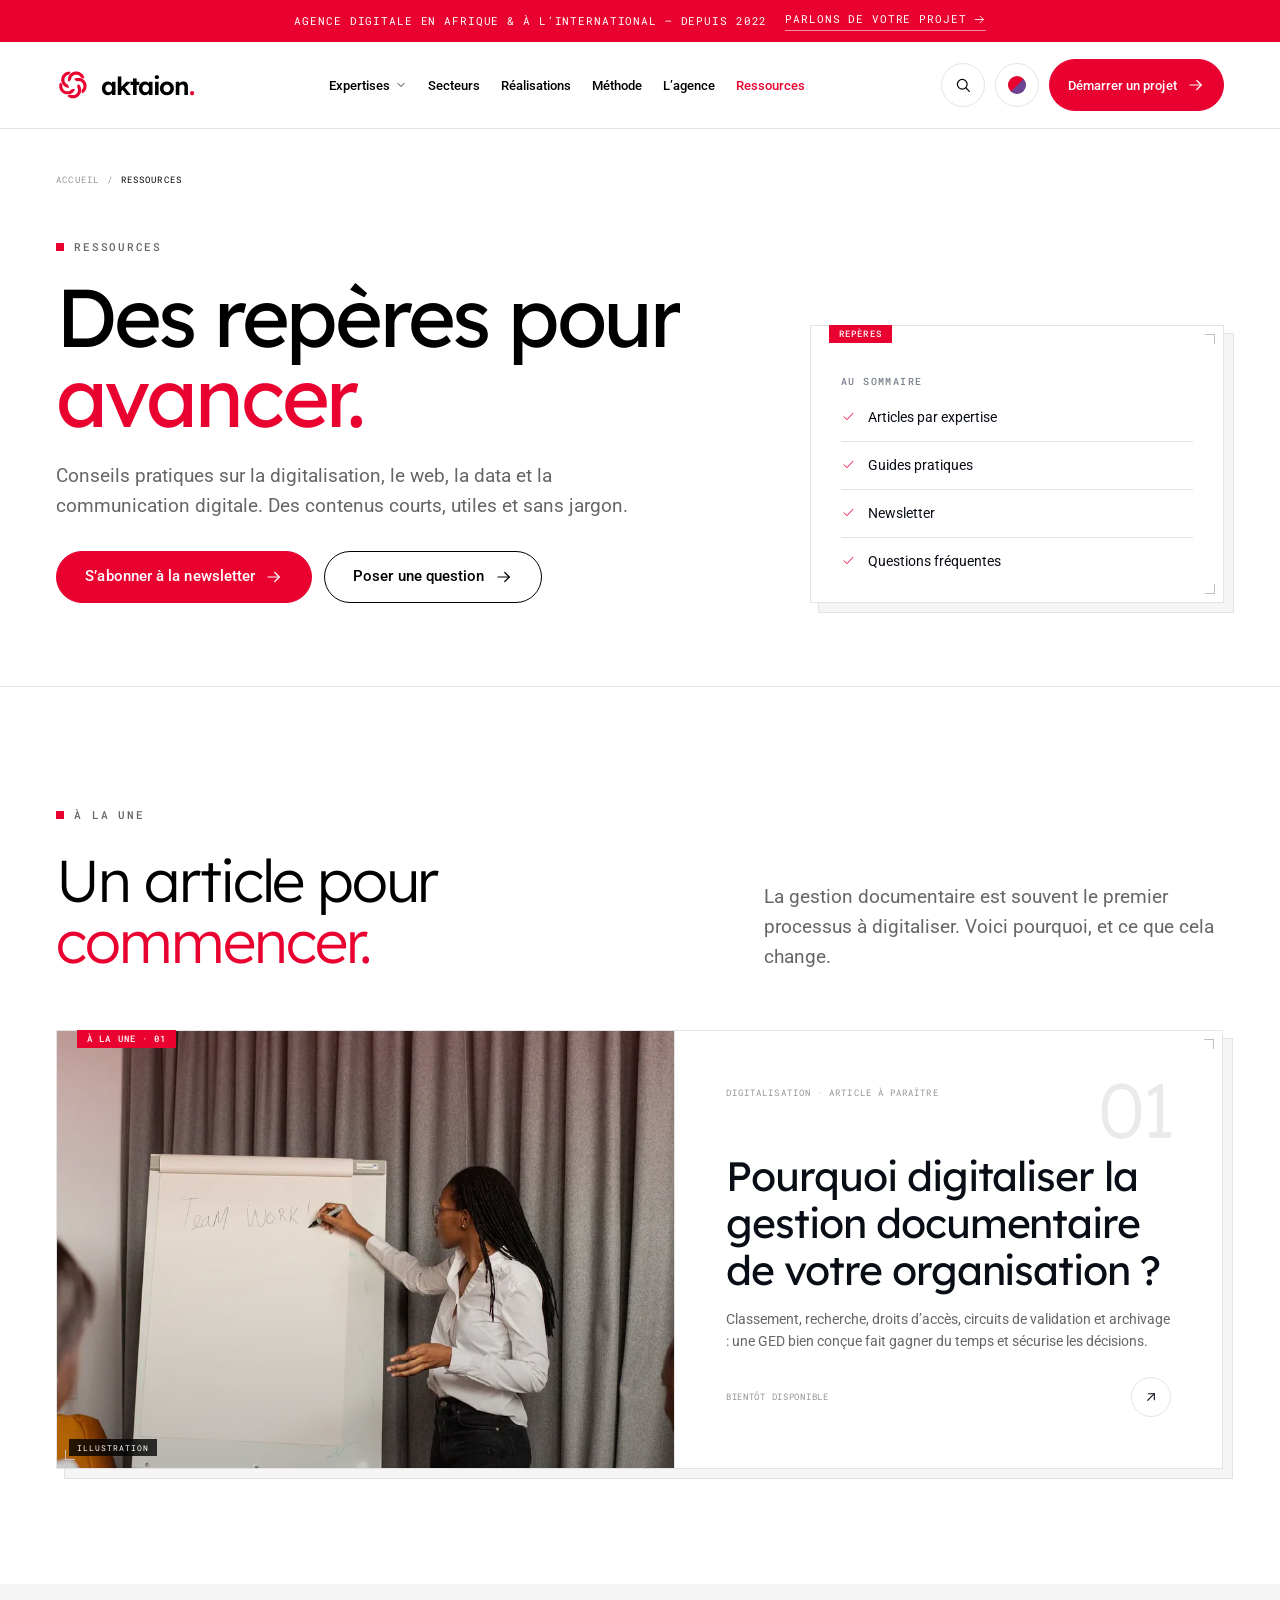
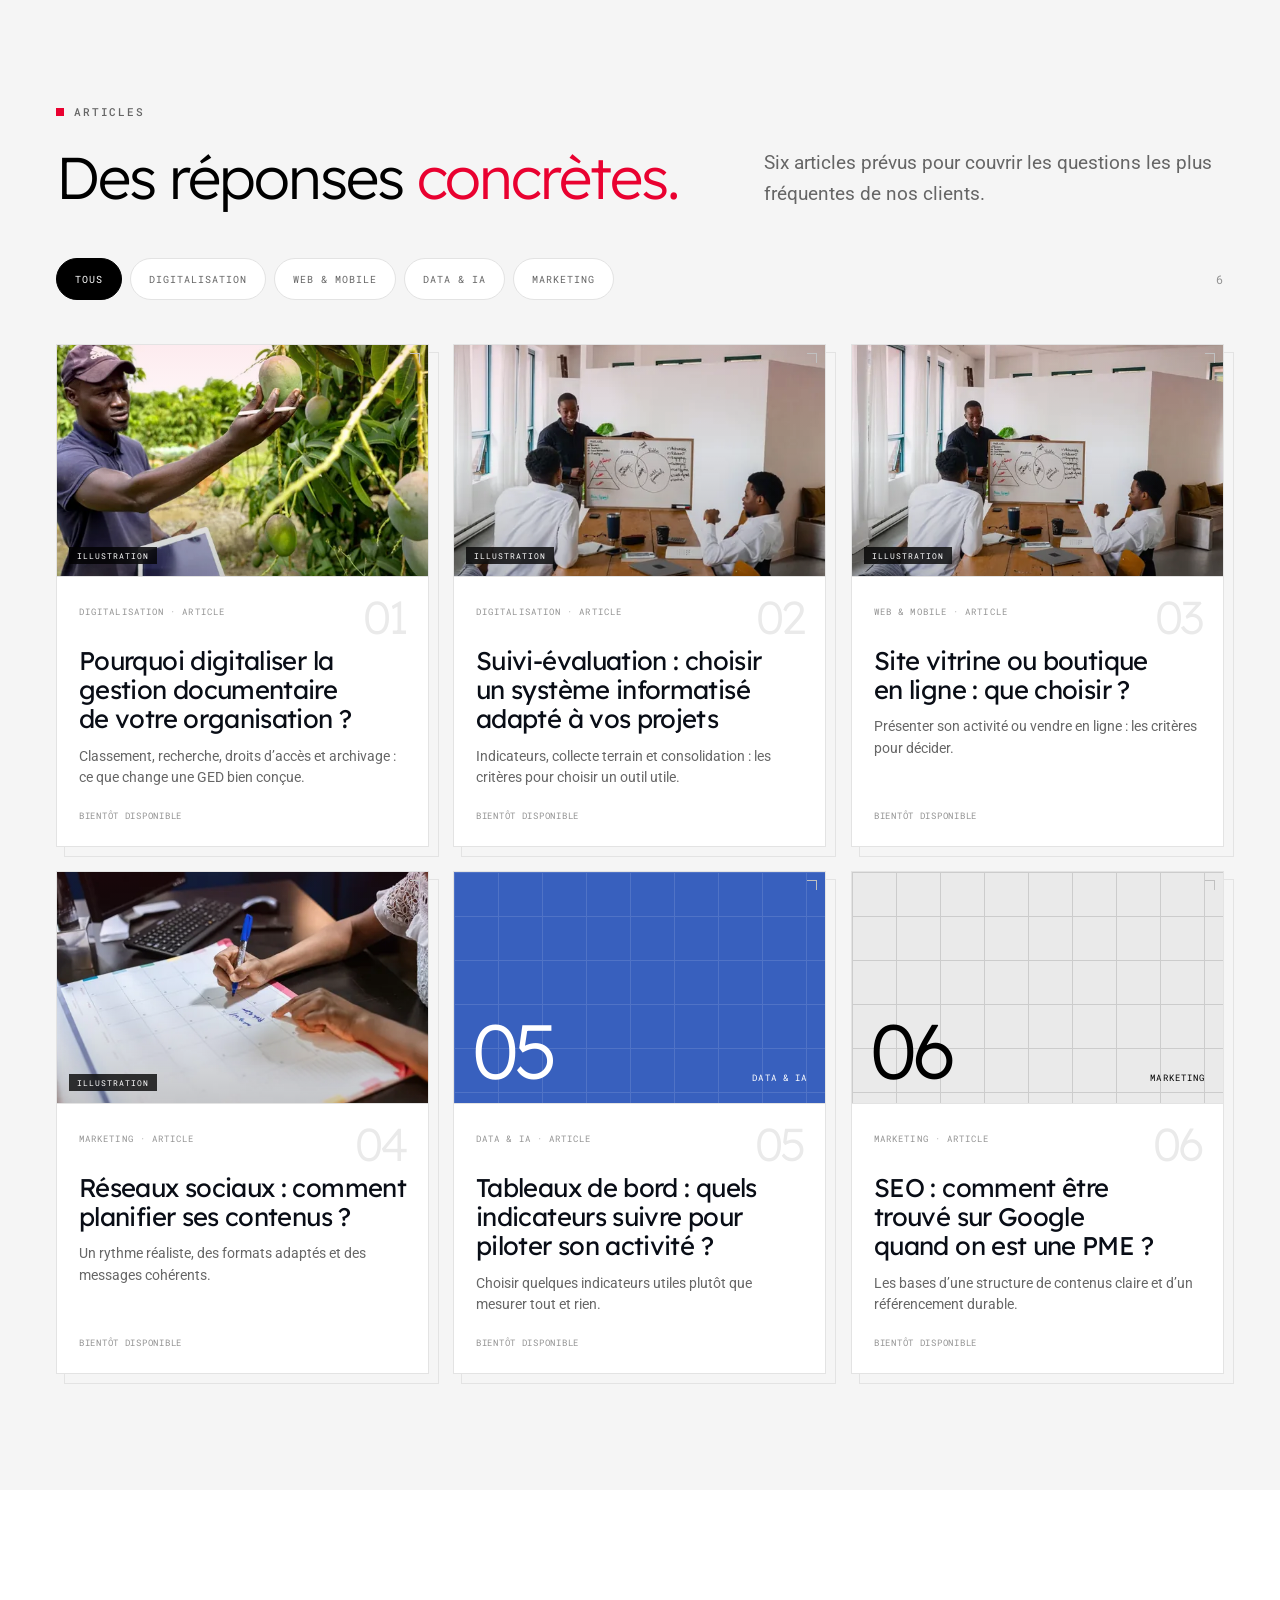
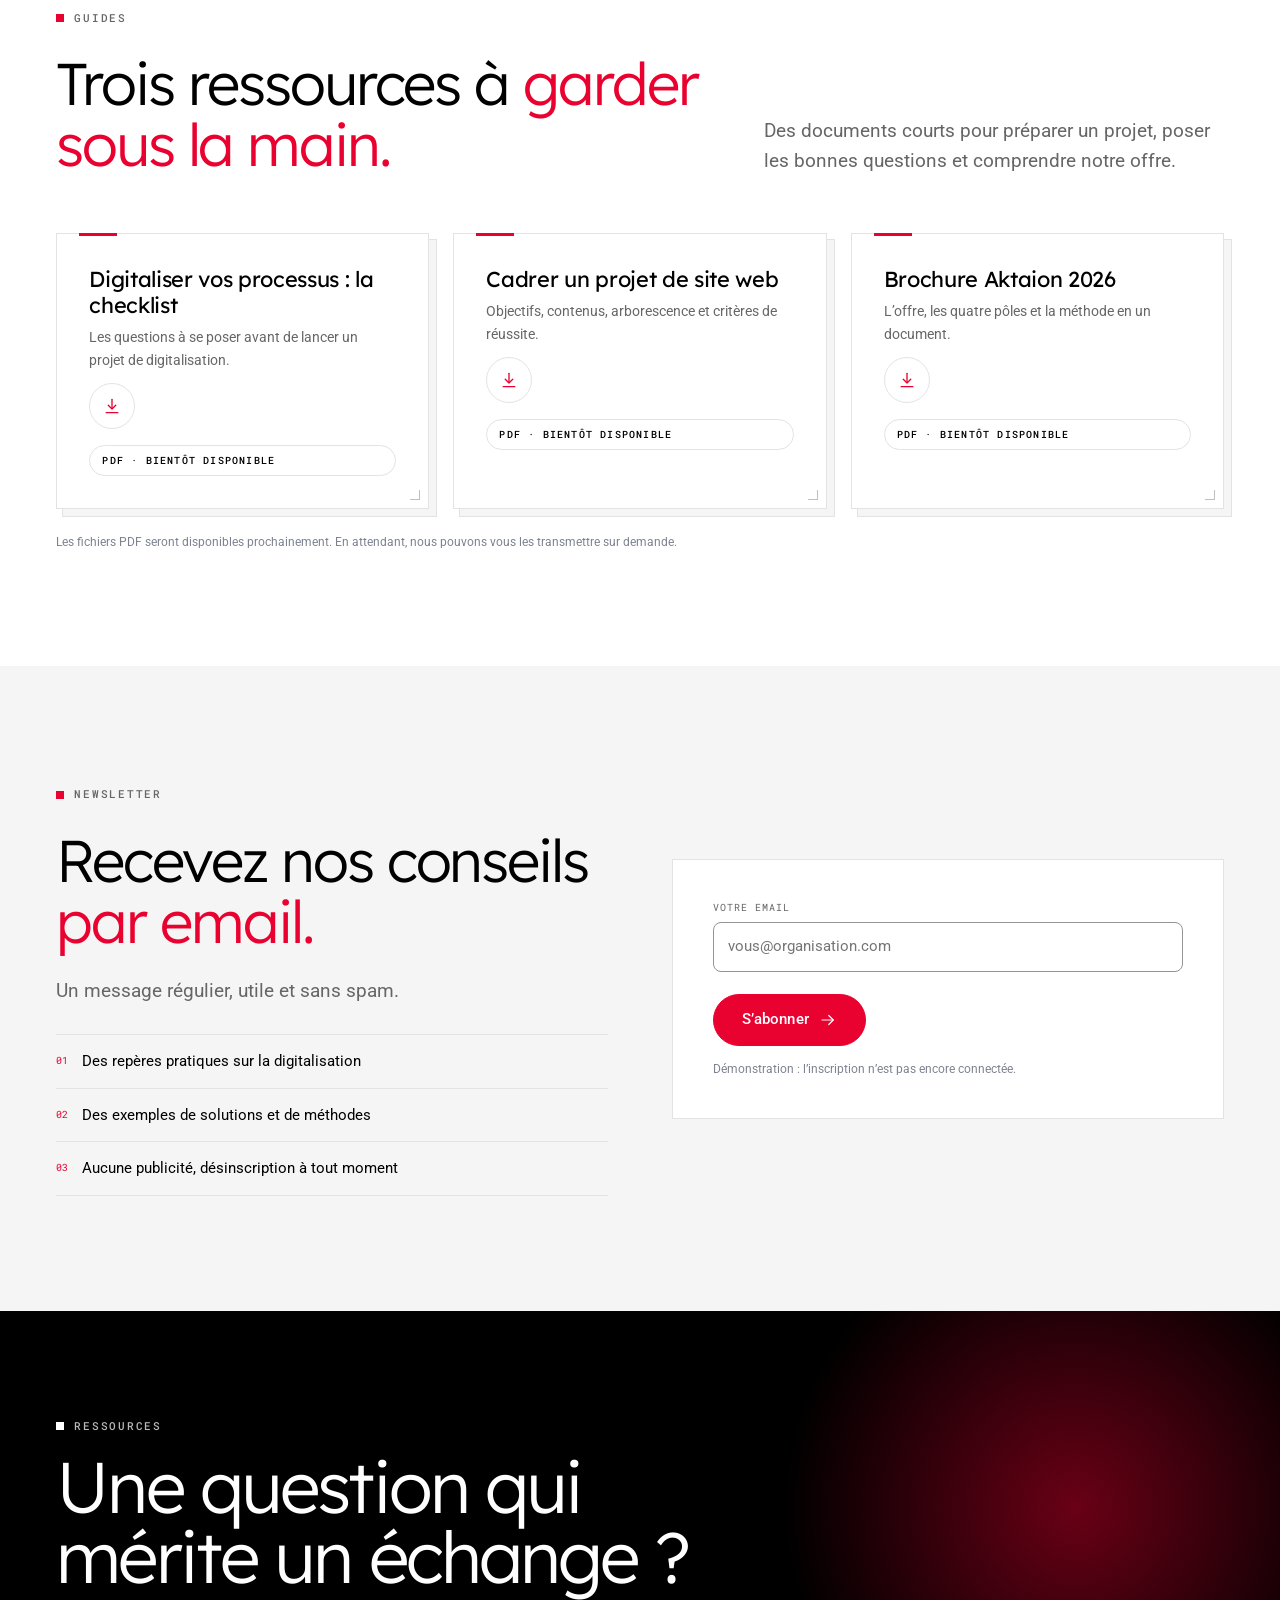
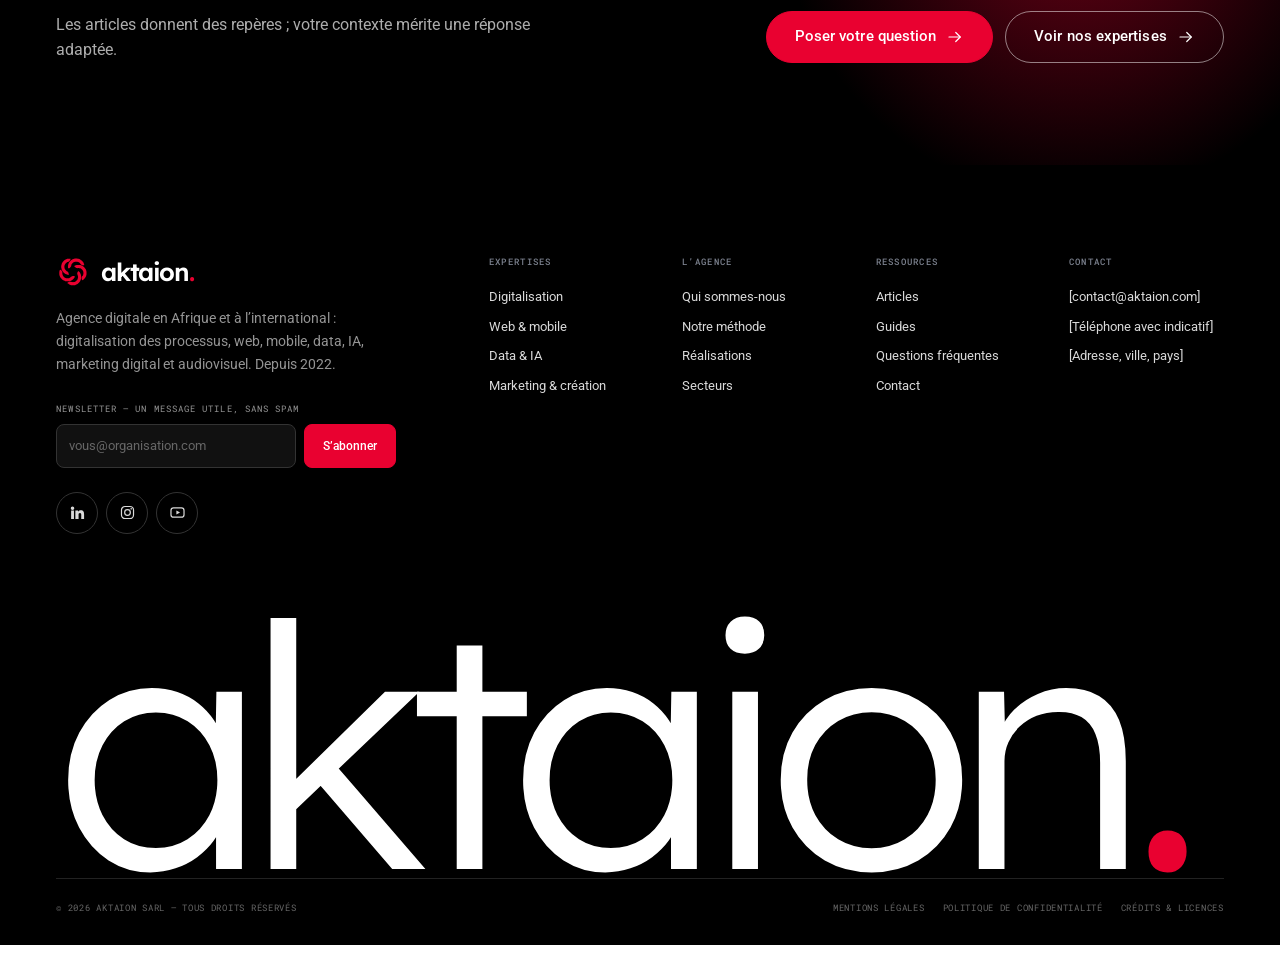
<file: ressources.html>
<!doctype html>
<html lang="fr">
<head>
  <meta charset="utf-8">
  <meta name="viewport" content="width=device-width, initial-scale=1">
  <title>Ressources — Aktaion</title>
  <meta name="description" content="Articles, guides et newsletter Aktaion : digitalisation, web et mobile, data et IA, marketing digital.">
  
  <meta name="theme-color" content="#ffffff" data-theme-color>
  <meta property="og:type" content="website">
  <meta property="og:site_name" content="Aktaion">
  <meta property="og:title" content="Ressources — Aktaion">
  <meta property="og:description" content="Articles, guides et newsletter Aktaion : digitalisation, web et mobile, data et IA, marketing digital.">
  <meta property="og:locale" content="fr_FR">
  <meta property="og:image" content="assets/img/og-aktaion.png">
  <meta property="og:image:width" content="1200">
  <meta property="og:image:height" content="630">
  <meta property="og:image:alt" content="Aktaion — agence digitale">
  <meta name="twitter:card" content="summary_large_image">
  <meta name="twitter:title" content="Ressources — Aktaion">
  <meta name="twitter:description" content="Articles, guides et newsletter Aktaion : digitalisation, web et mobile, data et IA, marketing digital.">
  <meta name="twitter:image" content="assets/img/og-aktaion.png">
  <link rel="icon" href="assets/img/favicon.svg" type="image/svg+xml" data-theme-favicon>
  <link rel="apple-touch-icon" href="assets/img/apple-touch-icon.png">
  <link rel="manifest" href="site.webmanifest">
  
  <script>(function(){try{if(localStorage.getItem('aktaion-theme')==='violet'){document.documentElement.setAttribute('data-theme','violet');var f=document.querySelector('[data-theme-favicon]');if(f)f.setAttribute('href','assets/img/favicon-violet.svg');}}catch(e){}})();</script>
  <link rel="preconnect" href="https://fonts.googleapis.com">
  <link rel="preconnect" href="https://fonts.gstatic.com" crossorigin>
  <link href="https://fonts.googleapis.com/css2?family=Lexend+Deca:wght@300;400;500;600&amp;family=Roboto+Mono:wght@400;500&amp;family=Roboto:wght@400;500;700&amp;display=swap" rel="stylesheet">
  <link rel="stylesheet" href="assets/css/site.css">
</head>
<body>
  <div class="scroll-progress" data-scroll-progress aria-hidden="true"></div>
  <a class="skip-link" href="#main">Aller au contenu</a>
  <div class="announce">
    <div class="container">
      <span>Agence digitale en Afrique &amp; à l’international — depuis 2022</span>
      <a href="contact.html">Parlons de votre projet <svg viewBox="0 0 24 24" fill="none" stroke="currentColor" stroke-width="1.6" stroke-linecap="round" stroke-linejoin="round" aria-hidden="true" focusable="false"><path d="M4 12h15"/><path d="m13 6 6 6-6 6"/></svg></a>
    </div>
  </div>
  <header class="site-header" data-header>
    <div class="container">
      <a class="brand" href="index.html" aria-label="Aktaion — accueil"><svg class="brand__mark" viewBox="0 0 512 512" fill="currentColor" aria-hidden="true" focusable="false"><path d="M127.50,95.00 L128.00,94.50 L140.00,94.50 L141.00,95.50 L145.00,95.50 L146.00,96.50 L151.00,97.50 L155.00,99.50 L160.00,103.50 L161.00,103.50 L168.50,111.00 L168.50,112.00 L171.50,115.00 L174.50,121.00 L174.50,123.00 L175.50,124.00 L176.50,129.00 L175.00,130.50 L167.00,130.50 L166.00,129.50 L164.00,129.50 L162.00,127.50 L161.00,127.50 L154.50,121.00 L154.50,120.00 L152.00,117.50 L151.00,117.50 L148.00,114.50 L144.00,112.50 L142.00,112.50 L141.00,111.50 L127.00,111.50 L126.00,112.50 L124.00,112.50 L120.00,114.50 L112.50,121.00 L112.50,122.00 L110.50,124.00 L108.50,128.00 L108.50,130.00 L107.50,131.00 L107.50,134.00 L105.50,138.00 L103.50,140.00 L103.50,141.00 L98.00,145.50 L96.00,146.50 L94.00,146.50 L93.00,147.50 L90.50,144.00 L90.50,131.00 L91.50,130.00 L91.50,126.00 L92.50,125.00 L92.50,123.00 L96.50,115.00 L98.50,113.00 L98.50,112.00 L108.00,102.50 L109.00,102.50 L111.00,100.50 L117.00,97.50 L119.00,97.50 L123.00,95.50 L127.50,95.00 Z M88.50,96.00 L89.00,95.50 L104.00,95.50 L104.50,97.00 L103.50,98.00 L102.50,103.00 L97.00,109.50 L96.00,109.50 L92.00,112.50 L90.00,112.50 L89.00,113.50 L87.00,113.50 L85.00,114.50 L83.00,116.50 L82.00,116.50 L76.50,122.00 L76.50,123.00 L73.50,127.00 L73.50,129.00 L71.50,133.00 L71.50,143.00 L72.50,144.00 L72.50,147.00 L75.50,153.00 L84.00,161.50 L88.00,163.50 L92.50,169.00 L93.50,171.00 L93.50,174.00 L94.50,175.00 L94.50,180.00 L93.00,181.50 L91.00,181.50 L90.00,180.50 L87.00,180.50 L86.00,179.50 L81.00,178.50 L77.00,176.50 L72.00,172.50 L71.00,172.50 L64.50,166.00 L64.50,165.00 L61.50,162.00 L56.50,152.00 L56.50,149.00 L55.50,148.00 L55.50,144.00 L54.50,143.00 L54.50,133.00 L55.50,132.00 L55.50,128.00 L56.50,127.00 L57.50,122.00 L60.50,116.00 L62.50,114.00 L62.50,113.00 L65.50,110.00 L65.50,109.00 L73.00,102.50 L76.00,101.50 L80.00,98.50 L82.00,98.50 L83.00,97.50 L85.00,97.50 L86.00,96.50 L88.50,96.00 Z M137.50,129.00 L138.00,128.50 L152.00,128.50 L153.00,129.50 L157.00,129.50 L158.00,130.50 L160.00,130.50 L161.00,131.50 L163.00,131.50 L167.00,133.50 L173.00,138.50 L174.00,138.50 L178.50,143.00 L178.50,144.00 L183.50,150.00 L186.50,156.00 L186.50,158.00 L187.50,159.00 L187.50,162.00 L188.50,163.00 L188.50,180.00 L187.50,181.00 L187.50,184.00 L186.50,185.00 L186.50,187.00 L182.50,195.00 L179.50,198.00 L179.50,199.00 L172.00,206.50 L171.00,206.50 L167.00,209.50 L166.00,209.50 L163.50,206.00 L163.50,203.00 L162.50,202.00 L162.50,197.00 L163.50,196.00 L163.50,193.00 L165.50,189.00 L169.50,184.00 L170.50,182.00 L170.50,180.00 L171.50,179.00 L171.50,175.00 L172.50,174.00 L172.50,169.00 L171.50,168.00 L171.50,164.00 L170.50,163.00 L170.50,161.00 L167.50,157.00 L167.50,156.00 L160.00,148.50 L156.00,146.50 L154.00,146.50 L153.00,145.50 L149.00,145.50 L148.00,144.50 L143.00,144.50 L142.00,145.50 L140.00,145.50 L139.00,144.50 L135.00,144.50 L129.00,141.50 L125.50,138.00 L123.50,134.00 L128.00,131.50 L130.00,131.50 L131.00,130.50 L137.50,129.00 Z M48.50,154.00 L49.00,153.50 L53.00,155.50 L57.50,160.00 L60.50,166.00 L60.50,175.00 L61.50,176.00 L61.50,180.00 L65.50,188.00 L72.00,194.50 L73.00,194.50 L75.00,196.50 L77.00,197.50 L79.00,197.50 L80.00,198.50 L83.00,198.50 L84.00,199.50 L92.00,199.50 L93.00,198.50 L96.00,198.50 L102.00,195.50 L109.00,189.50 L111.00,189.50 L115.00,187.50 L122.00,187.50 L123.00,188.50 L126.00,188.50 L127.50,190.00 L124.50,196.00 L121.50,199.00 L121.50,200.00 L115.00,206.50 L114.00,206.50 L111.00,209.50 L103.00,213.50 L101.00,213.50 L100.00,214.50 L97.00,214.50 L96.00,215.50 L80.00,215.50 L79.00,214.50 L76.00,214.50 L70.00,211.50 L68.00,211.50 L66.00,209.50 L63.00,208.50 L55.50,202.00 L55.50,201.00 L51.50,197.00 L51.50,196.00 L49.50,194.00 L47.50,190.00 L47.50,188.00 L45.50,184.00 L45.50,181.00 L44.50,180.00 L44.50,164.00 L45.50,163.00 L45.50,160.00 L46.50,159.00 L46.50,157.00 L48.50,154.00 Z M143.50,162.00 L147.00,161.50 L153.50,169.00 L158.50,179.00 L158.50,182.00 L159.50,183.00 L159.50,188.00 L160.50,189.00 L160.50,197.00 L159.50,198.00 L159.50,203.00 L158.50,204.00 L157.50,209.00 L154.50,215.00 L149.50,221.00 L149.50,222.00 L141.00,229.50 L138.00,230.50 L136.00,232.50 L134.00,232.50 L128.00,235.50 L124.00,235.50 L123.00,236.50 L111.00,236.50 L110.00,235.50 L106.00,235.50 L105.00,234.50 L100.00,233.50 L96.00,231.50 L91.00,227.50 L90.00,227.50 L87.50,225.00 L87.50,223.00 L94.00,218.50 L96.00,218.50 L97.00,217.50 L106.00,217.50 L110.00,219.50 L115.00,219.50 L116.00,220.50 L118.00,220.50 L119.00,219.50 L123.00,219.50 L124.00,218.50 L126.00,218.50 L132.00,215.50 L138.50,209.00 L138.50,208.00 L141.50,204.00 L141.50,202.00 L143.50,198.00 L143.50,188.00 L142.50,187.00 L142.50,184.00 L140.50,181.00 L140.50,178.00 L139.50,177.00 L139.50,171.00 L140.50,170.00 L140.50,167.00 L143.50,163.00 L143.50,162.00 Z" transform="translate(-76.800 -216.178) scale(2.84444)" fill="currentColor" fill-rule="evenodd"/></svg><span class="brand__word">aktaion<i>.</i></span></a>
      <nav class="nav" aria-label="Navigation principale"><div class="nav__item nav__item--mega">
        <a class="nav__link" href="expertises.html">Expertises <svg viewBox="0 0 24 24" fill="none" stroke="currentColor" stroke-width="1.6" stroke-linecap="round" stroke-linejoin="round" aria-hidden="true" focusable="false"><path d="m6 9 6 6 6-6"/></svg></a>
        <div class="mega">
    <div class="mega__head">
      <span class="mono">Quatre pôles d’expertise</span>
      <a href="expertises.html">Voir tous les pôles <svg viewBox="0 0 24 24" fill="none" stroke="currentColor" stroke-width="1.6" stroke-linecap="round" stroke-linejoin="round" aria-hidden="true" focusable="false"><path d="M7 17 17 7"/><path d="M8 7h9v9"/></svg></a>
    </div>
    <div class="mega__grid">
      <a class="mega__link" href="digitalisation.html">
        <span>01</span>
        <strong>Digitalisation des processus</strong>
        <span>Numériser les procédures pour gagner en fiabilité, en traçabilité et en rapidité.</span>
      </a><a class="mega__link" href="web-mobile.html">
        <span>02</span>
        <strong>Web, mobile & e-commerce</strong>
        <span>Sites vitrines, boutiques en ligne et applications mobiles pensés pour convertir.</span>
      </a><a class="mega__link" href="expertises.html#data-ia">
        <span>03</span>
        <strong>Data & intelligence artificielle</strong>
        <span>Données structurées, tableaux de bord et IA appliquée aux métiers.</span>
      </a><a class="mega__link" href="marketing.html">
        <span>04</span>
        <strong>Marketing, création & audiovisuel</strong>
        <span>Stratégie, contenus, vidéo et identité visuelle pour rendre votre organisation visible.</span>
      </a>
    </div>
    <div class="mega__foot">
      <p>Une seule équipe, de l’idée à la mise en ligne.</p>
      <a class="btn btn--black btn--sm" href="contact.html">Parler de votre projet <svg viewBox="0 0 24 24" fill="none" stroke="currentColor" stroke-width="1.6" stroke-linecap="round" stroke-linejoin="round" aria-hidden="true" focusable="false"><path d="M4 12h15"/><path d="m13 6 6 6-6 6"/></svg></a>
    </div>
  </div>
      </div><div class="nav__item"><a class="nav__link" href="secteurs.html">Secteurs</a></div><div class="nav__item"><a class="nav__link" href="realisations.html">Réalisations</a></div><div class="nav__item"><a class="nav__link" href="methode.html">Méthode</a></div><div class="nav__item"><a class="nav__link" href="agence.html">L’agence</a></div><div class="nav__item"><a class="nav__link" href="ressources.html" aria-current="page">Ressources</a></div></nav>
      <div class="header__actions">
        <button class="icon-btn" type="button" data-search-open aria-label="Ouvrir la recherche"><svg viewBox="0 0 24 24" fill="none" stroke="currentColor" stroke-width="1.6" stroke-linecap="round" stroke-linejoin="round" aria-hidden="true" focusable="false"><circle cx="11" cy="11" r="6.5"/><path d="m16 16 4.5 4.5"/></svg></button>
        <button class="icon-btn theme-toggle" type="button" data-theme-toggle aria-pressed="false" aria-label="Passer à la version violette" title="Passer à la version violette"><span class="theme-toggle__swatch" aria-hidden="true"></span></button>
        <a class="btn btn--red header__cta" href="contact.html">Démarrer un projet <svg viewBox="0 0 24 24" fill="none" stroke="currentColor" stroke-width="1.6" stroke-linecap="round" stroke-linejoin="round" aria-hidden="true" focusable="false"><path d="M4 12h15"/><path d="m13 6 6 6-6 6"/></svg></a>
        <button class="nav-toggle" type="button" data-menu-toggle aria-controls="mobile-menu" aria-expanded="false" aria-label="Ouvrir le menu">
          <span></span><span></span>
        </button>
      </div>
    </div>
  </header>
  <div class="search-overlay" id="search-overlay" hidden>
    <div class="search-overlay__panel" role="dialog" aria-modal="true" aria-label="Rechercher sur le site">
      <div class="search-overlay__head">
        <span class="mono">Recherche</span>
        <button class="icon-btn" type="button" data-search-close aria-label="Fermer la recherche"><svg viewBox="0 0 24 24" fill="none" stroke="currentColor" stroke-width="1.6" stroke-linecap="round" stroke-linejoin="round" aria-hidden="true" focusable="false"><path d="m6 6 12 12"/><path d="M18 6 6 18"/></svg></button>
      </div>
      <label class="visually-hidden" for="site-search">Rechercher sur le site</label>
      <input type="search" id="site-search" placeholder="Rechercher une expertise, une page…" autocomplete="off">
      <ul class="search-results" data-search-results>
        <li><a href="index.html">Accueil<span>Page</span></a></li><li><a href="expertises.html">Expertises<span>Page</span></a></li><li><a href="digitalisation.html">Digitalisation des processus<span>Pôle 01</span></a></li><li><a href="web-mobile.html">Web, mobile & e-commerce<span>Pôle 02</span></a></li><li><a href="expertises.html#data-ia">Data & intelligence artificielle<span>Pôle 03</span></a></li><li><a href="marketing.html">Marketing, création & audiovisuel<span>Pôle 04</span></a></li><li><a href="secteurs.html">Secteurs public & privé<span>Page</span></a></li><li><a href="realisations.html">Réalisations<span>Page</span></a></li><li><a href="methode.html">Méthode en cinq phases<span>Page</span></a></li><li><a href="agence.html">L’agence<span>Page</span></a></li><li><a href="ressources.html">Ressources & articles<span>Page</span></a></li><li><a href="index.html#faq">FAQ<span>Accueil</span></a></li><li><a href="contact.html">Contact & devis<span>Page</span></a></li>
      </ul>
    </div>
  </div>
  <div class="mobile-menu" id="mobile-menu" hidden>
    <div class="container">
      <div class="mobile-menu__inner">
        <div class="mobile-menu__top">
          <a class="brand" href="index.html" aria-label="Aktaion — accueil"><svg class="brand__mark" viewBox="0 0 512 512" fill="currentColor" aria-hidden="true" focusable="false"><path d="M127.50,95.00 L128.00,94.50 L140.00,94.50 L141.00,95.50 L145.00,95.50 L146.00,96.50 L151.00,97.50 L155.00,99.50 L160.00,103.50 L161.00,103.50 L168.50,111.00 L168.50,112.00 L171.50,115.00 L174.50,121.00 L174.50,123.00 L175.50,124.00 L176.50,129.00 L175.00,130.50 L167.00,130.50 L166.00,129.50 L164.00,129.50 L162.00,127.50 L161.00,127.50 L154.50,121.00 L154.50,120.00 L152.00,117.50 L151.00,117.50 L148.00,114.50 L144.00,112.50 L142.00,112.50 L141.00,111.50 L127.00,111.50 L126.00,112.50 L124.00,112.50 L120.00,114.50 L112.50,121.00 L112.50,122.00 L110.50,124.00 L108.50,128.00 L108.50,130.00 L107.50,131.00 L107.50,134.00 L105.50,138.00 L103.50,140.00 L103.50,141.00 L98.00,145.50 L96.00,146.50 L94.00,146.50 L93.00,147.50 L90.50,144.00 L90.50,131.00 L91.50,130.00 L91.50,126.00 L92.50,125.00 L92.50,123.00 L96.50,115.00 L98.50,113.00 L98.50,112.00 L108.00,102.50 L109.00,102.50 L111.00,100.50 L117.00,97.50 L119.00,97.50 L123.00,95.50 L127.50,95.00 Z M88.50,96.00 L89.00,95.50 L104.00,95.50 L104.50,97.00 L103.50,98.00 L102.50,103.00 L97.00,109.50 L96.00,109.50 L92.00,112.50 L90.00,112.50 L89.00,113.50 L87.00,113.50 L85.00,114.50 L83.00,116.50 L82.00,116.50 L76.50,122.00 L76.50,123.00 L73.50,127.00 L73.50,129.00 L71.50,133.00 L71.50,143.00 L72.50,144.00 L72.50,147.00 L75.50,153.00 L84.00,161.50 L88.00,163.50 L92.50,169.00 L93.50,171.00 L93.50,174.00 L94.50,175.00 L94.50,180.00 L93.00,181.50 L91.00,181.50 L90.00,180.50 L87.00,180.50 L86.00,179.50 L81.00,178.50 L77.00,176.50 L72.00,172.50 L71.00,172.50 L64.50,166.00 L64.50,165.00 L61.50,162.00 L56.50,152.00 L56.50,149.00 L55.50,148.00 L55.50,144.00 L54.50,143.00 L54.50,133.00 L55.50,132.00 L55.50,128.00 L56.50,127.00 L57.50,122.00 L60.50,116.00 L62.50,114.00 L62.50,113.00 L65.50,110.00 L65.50,109.00 L73.00,102.50 L76.00,101.50 L80.00,98.50 L82.00,98.50 L83.00,97.50 L85.00,97.50 L86.00,96.50 L88.50,96.00 Z M137.50,129.00 L138.00,128.50 L152.00,128.50 L153.00,129.50 L157.00,129.50 L158.00,130.50 L160.00,130.50 L161.00,131.50 L163.00,131.50 L167.00,133.50 L173.00,138.50 L174.00,138.50 L178.50,143.00 L178.50,144.00 L183.50,150.00 L186.50,156.00 L186.50,158.00 L187.50,159.00 L187.50,162.00 L188.50,163.00 L188.50,180.00 L187.50,181.00 L187.50,184.00 L186.50,185.00 L186.50,187.00 L182.50,195.00 L179.50,198.00 L179.50,199.00 L172.00,206.50 L171.00,206.50 L167.00,209.50 L166.00,209.50 L163.50,206.00 L163.50,203.00 L162.50,202.00 L162.50,197.00 L163.50,196.00 L163.50,193.00 L165.50,189.00 L169.50,184.00 L170.50,182.00 L170.50,180.00 L171.50,179.00 L171.50,175.00 L172.50,174.00 L172.50,169.00 L171.50,168.00 L171.50,164.00 L170.50,163.00 L170.50,161.00 L167.50,157.00 L167.50,156.00 L160.00,148.50 L156.00,146.50 L154.00,146.50 L153.00,145.50 L149.00,145.50 L148.00,144.50 L143.00,144.50 L142.00,145.50 L140.00,145.50 L139.00,144.50 L135.00,144.50 L129.00,141.50 L125.50,138.00 L123.50,134.00 L128.00,131.50 L130.00,131.50 L131.00,130.50 L137.50,129.00 Z M48.50,154.00 L49.00,153.50 L53.00,155.50 L57.50,160.00 L60.50,166.00 L60.50,175.00 L61.50,176.00 L61.50,180.00 L65.50,188.00 L72.00,194.50 L73.00,194.50 L75.00,196.50 L77.00,197.50 L79.00,197.50 L80.00,198.50 L83.00,198.50 L84.00,199.50 L92.00,199.50 L93.00,198.50 L96.00,198.50 L102.00,195.50 L109.00,189.50 L111.00,189.50 L115.00,187.50 L122.00,187.50 L123.00,188.50 L126.00,188.50 L127.50,190.00 L124.50,196.00 L121.50,199.00 L121.50,200.00 L115.00,206.50 L114.00,206.50 L111.00,209.50 L103.00,213.50 L101.00,213.50 L100.00,214.50 L97.00,214.50 L96.00,215.50 L80.00,215.50 L79.00,214.50 L76.00,214.50 L70.00,211.50 L68.00,211.50 L66.00,209.50 L63.00,208.50 L55.50,202.00 L55.50,201.00 L51.50,197.00 L51.50,196.00 L49.50,194.00 L47.50,190.00 L47.50,188.00 L45.50,184.00 L45.50,181.00 L44.50,180.00 L44.50,164.00 L45.50,163.00 L45.50,160.00 L46.50,159.00 L46.50,157.00 L48.50,154.00 Z M143.50,162.00 L147.00,161.50 L153.50,169.00 L158.50,179.00 L158.50,182.00 L159.50,183.00 L159.50,188.00 L160.50,189.00 L160.50,197.00 L159.50,198.00 L159.50,203.00 L158.50,204.00 L157.50,209.00 L154.50,215.00 L149.50,221.00 L149.50,222.00 L141.00,229.50 L138.00,230.50 L136.00,232.50 L134.00,232.50 L128.00,235.50 L124.00,235.50 L123.00,236.50 L111.00,236.50 L110.00,235.50 L106.00,235.50 L105.00,234.50 L100.00,233.50 L96.00,231.50 L91.00,227.50 L90.00,227.50 L87.50,225.00 L87.50,223.00 L94.00,218.50 L96.00,218.50 L97.00,217.50 L106.00,217.50 L110.00,219.50 L115.00,219.50 L116.00,220.50 L118.00,220.50 L119.00,219.50 L123.00,219.50 L124.00,218.50 L126.00,218.50 L132.00,215.50 L138.50,209.00 L138.50,208.00 L141.50,204.00 L141.50,202.00 L143.50,198.00 L143.50,188.00 L142.50,187.00 L142.50,184.00 L140.50,181.00 L140.50,178.00 L139.50,177.00 L139.50,171.00 L140.50,170.00 L140.50,167.00 L143.50,163.00 L143.50,162.00 Z" transform="translate(-76.800 -216.178) scale(2.84444)" fill="currentColor" fill-rule="evenodd"/></svg><span class="brand__word">aktaion<i>.</i></span></a>
          <button class="mobile-menu__close" type="button" data-menu-close aria-label="Fermer le menu"><svg viewBox="0 0 24 24" fill="none" stroke="currentColor" stroke-width="1.6" stroke-linecap="round" stroke-linejoin="round" aria-hidden="true" focusable="false"><path d="m6 6 12 12"/><path d="M18 6 6 18"/></svg></button>
        </div>
        <details>
          <summary>Expertises <svg viewBox="0 0 24 24" fill="none" stroke="currentColor" stroke-width="1.6" stroke-linecap="round" stroke-linejoin="round" aria-hidden="true" focusable="false"><path d="m6 9 6 6 6-6"/></svg></summary>
          <div class="mobile-sub">
            <a href="digitalisation.html">01 — Digitalisation des processus</a><a href="web-mobile.html">02 — Web, mobile & e-commerce</a><a href="expertises.html#data-ia">03 — Data & intelligence artificielle</a><a href="marketing.html">04 — Marketing, création & audiovisuel</a>
            <a href="expertises.html">Tous les pôles</a>
          </div>
        </details>
        <a class="mobile-link" href="secteurs.html">Secteurs <svg viewBox="0 0 24 24" fill="none" stroke="currentColor" stroke-width="1.6" stroke-linecap="round" stroke-linejoin="round" aria-hidden="true" focusable="false"><path d="M7 17 17 7"/><path d="M8 7h9v9"/></svg></a><a class="mobile-link" href="realisations.html">Réalisations <svg viewBox="0 0 24 24" fill="none" stroke="currentColor" stroke-width="1.6" stroke-linecap="round" stroke-linejoin="round" aria-hidden="true" focusable="false"><path d="M7 17 17 7"/><path d="M8 7h9v9"/></svg></a><a class="mobile-link" href="methode.html">Méthode <svg viewBox="0 0 24 24" fill="none" stroke="currentColor" stroke-width="1.6" stroke-linecap="round" stroke-linejoin="round" aria-hidden="true" focusable="false"><path d="M7 17 17 7"/><path d="M8 7h9v9"/></svg></a><a class="mobile-link" href="agence.html">L’agence <svg viewBox="0 0 24 24" fill="none" stroke="currentColor" stroke-width="1.6" stroke-linecap="round" stroke-linejoin="round" aria-hidden="true" focusable="false"><path d="M7 17 17 7"/><path d="M8 7h9v9"/></svg></a><a class="mobile-link" href="ressources.html" aria-current="page">Ressources <svg viewBox="0 0 24 24" fill="none" stroke="currentColor" stroke-width="1.6" stroke-linecap="round" stroke-linejoin="round" aria-hidden="true" focusable="false"><path d="M7 17 17 7"/><path d="M8 7h9v9"/></svg></a>
        <a class="btn btn--red" href="contact.html">Démarrer un projet <svg viewBox="0 0 24 24" fill="none" stroke="currentColor" stroke-width="1.6" stroke-linecap="round" stroke-linejoin="round" aria-hidden="true" focusable="false"><path d="M4 12h15"/><path d="m13 6 6 6-6 6"/></svg></a>
      </div>
    </div>
  </div>
  <main id="main">

<section class="page-hero">
    <div class="container">
      <nav class="breadcrumb" aria-label="Fil d’Ariane">
        <a href="index.html">Accueil</a><span aria-hidden="true">/</span><span aria-current="page">Ressources</span>
      </nav>
      <div class="page-hero__grid">
        <div>
          <span class="eyebrow">Ressources</span>
          <h1 class="h1 page-hero__title"><span class="kinetic" data-kinetic>Des repères pour <em>avancer.</em></span></h1>
          <p class="lead page-hero__lead">Conseils pratiques sur la digitalisation, le web, la data et la communication digitale. Des contenus courts, utiles et sans jargon.</p>
          <div class="hero__actions"><a class="btn btn--red" href="#newsletter" data-magnetic>S’abonner à la newsletter<svg viewBox="0 0 24 24" fill="none" stroke="currentColor" stroke-width="1.6" stroke-linecap="round" stroke-linejoin="round" aria-hidden="true" focusable="false"><path d="M4 12h15"/><path d="m13 6 6 6-6 6"/></svg></a><a class="btn btn--outline" href="contact.html" data-magnetic>Poser une question<svg viewBox="0 0 24 24" fill="none" stroke="currentColor" stroke-width="1.6" stroke-linecap="round" stroke-linejoin="round" aria-hidden="true" focusable="false"><path d="M4 12h15"/><path d="m13 6 6 6-6 6"/></svg></a></div>
        </div>
        <div class="points-card file-card file-card--points reveal" data-tilt>
    <span class="file-card__tab" aria-hidden="true">Repères</span>
    <h2>Au sommaire</h2>
    <ul><li><svg viewBox="0 0 24 24" fill="none" stroke="currentColor" stroke-width="1.6" stroke-linecap="round" stroke-linejoin="round" aria-hidden="true" focusable="false"><path d="m5 12.5 4.5 4.5L19 7"/></svg><span>Articles par expertise</span></li><li><svg viewBox="0 0 24 24" fill="none" stroke="currentColor" stroke-width="1.6" stroke-linecap="round" stroke-linejoin="round" aria-hidden="true" focusable="false"><path d="m5 12.5 4.5 4.5L19 7"/></svg><span>Guides pratiques</span></li><li><svg viewBox="0 0 24 24" fill="none" stroke="currentColor" stroke-width="1.6" stroke-linecap="round" stroke-linejoin="round" aria-hidden="true" focusable="false"><path d="m5 12.5 4.5 4.5L19 7"/></svg><span>Newsletter</span></li><li><svg viewBox="0 0 24 24" fill="none" stroke="currentColor" stroke-width="1.6" stroke-linecap="round" stroke-linejoin="round" aria-hidden="true" focusable="false"><path d="m5 12.5 4.5 4.5L19 7"/></svg><span>Questions fréquentes</span></li></ul>
    <span class="file-card__crop file-card__crop--br" aria-hidden="true"></span>
  </div>
      </div>
    </div>
  </section>

<section class="section">
  <div class="container">
    <div class="section-head reveal">
    <div>
      <span class="eyebrow">À la une</span>
      <h2 class="h2 mt-24">Un article pour <em>commencer.</em></h2>
    </div>
    <div class="section-head__lead">
      <p class="lead">La gestion documentaire est souvent le premier processus à digitaliser. Voici pourquoi, et ce que cela change.</p>
      
    </div>
  </div>
    <article class="file-card file-card--featured reveal" id="article-0" data-tilt data-cursor="Lire">
      <span class="file-card__tab" aria-hidden="true">À la une · 01</span>
      <span class="file-card__glare" aria-hidden="true"></span>
      <div class="file-card__media">
        <img src="assets/img/photos/formation-agents-1280.webp" srcset="assets/img/photos/formation-agents-640.webp 640w, assets/img/photos/formation-agents-1280.webp 1280w" sizes="(min-width: 1024px) 52vw, 100vw" width="1280" height="720" alt="Atelier de formation devant un tableau blanc." loading="lazy" decoding="async" draggable="false" style="object-position:55% 40%">
        <span class="media__stamp">Illustration</span>
        <span class="file-card__detail"><span>Digitalisation</span><span>Bientôt disponible</span></span>
      </div>
      <span class="file-card__crop" aria-hidden="true"></span>
      <div class="file-card__body">
        <div class="file-card__top">
          <p class="file-card__meta">Digitalisation · Article à paraître</p>
          <span class="file-card__index" aria-hidden="true">01</span>
        </div>
        <h3 class="file-card__title">Pourquoi digitaliser la gestion documentaire de votre organisation ?</h3>
        <p class="file-card__text">Classement, recherche, droits d’accès, circuits de validation et archivage : une GED bien conçue fait gagner du temps et sécurise les décisions.</p>
        <div class="file-card__foot">
          <span class="file-card__status">Bientôt disponible</span>
          <span class="file-card__arrow" aria-hidden="true"><svg viewBox="0 0 24 24" fill="none" stroke="currentColor" stroke-width="1.6" stroke-linecap="round" stroke-linejoin="round" aria-hidden="true" focusable="false"><path d="M7 17 17 7"/><path d="M8 7h9v9"/></svg></span>
        </div>
      </div>
    </article>
  </div>
</section>

<section class="section section--grey" id="articles">
  <div class="container">
    <div class="section-head reveal">
    <div>
      <span class="eyebrow">Articles</span>
      <h2 class="h2 mt-24">Des réponses <em>concrètes.</em></h2>
    </div>
    <div class="section-head__lead">
      <p class="lead">Six articles prévus pour couvrir les questions les plus fréquentes de nos clients.</p>
      
    </div>
  </div>
    <div class="filters" data-filter-group role="group" aria-label="Filtrer les cartes">
    <button class="filter is-active" type="button" data-filter="Tous" aria-pressed="true">Tous</button><button class="filter" type="button" data-filter="Digitalisation" aria-pressed="false">Digitalisation</button><button class="filter" type="button" data-filter="Web & mobile" aria-pressed="false">Web & mobile</button><button class="filter" type="button" data-filter="Data & IA" aria-pressed="false">Data & IA</button><button class="filter" type="button" data-filter="Marketing" aria-pressed="false">Marketing</button>
    <span class="mono" data-count>6</span>
  </div>
    <div class="article-grid" data-stagger>
      <article class="file-card file-card--article reveal" id="article-1" data-card data-category="Digitalisation" data-tilt><div class="file-card__media">
    <img src="assets/img/photos/terrain-collecte-1280.webp" srcset="assets/img/photos/terrain-collecte-640.webp 640w, assets/img/photos/terrain-collecte-1280.webp 1280w" sizes="(min-width: 1024px) 32vw, 100vw" width="1280" height="720" alt="Personne saisissant des données sur une tablette lors d’une collecte de terrain." loading="lazy" decoding="async" draggable="false" style="object-position:50% 42%">
    <span class="media__stamp">Illustration</span>
    <span class="file-card__detail"><span>Digitalisation</span><span>Bientôt disponible</span></span>
  </div><div class="file-card__body">
    <div class="file-card__top">
      <p class="file-card__meta">Digitalisation · Article</p>
      <span class="file-card__index" aria-hidden="true">01</span>
    </div>
    <h3 class="file-card__title">Pourquoi digitaliser la gestion documentaire de votre organisation ?</h3>
    <p class="file-card__text">Classement, recherche, droits d’accès et archivage : ce que change une GED bien conçue.</p>
    <div class="file-card__foot">
      <span class="file-card__status">Bientôt disponible</span>
      
    </div>
  </div></article>
      <article class="file-card file-card--article reveal" id="article-2" data-card data-category="Digitalisation" data-tilt><div class="file-card__media">
    <img src="assets/img/photos/digitalisation-atelier-1280.webp" srcset="assets/img/photos/digitalisation-atelier-640.webp 640w, assets/img/photos/digitalisation-atelier-1280.webp 1280w" sizes="(min-width: 1024px) 32vw, 100vw" width="1280" height="640" alt="Atelier de travail autour de documents et d’un tableau." loading="lazy" decoding="async" draggable="false" style="object-position:50% 45%">
    <span class="media__stamp">Illustration</span>
    <span class="file-card__detail"><span>Digitalisation</span><span>Bientôt disponible</span></span>
  </div><div class="file-card__body">
    <div class="file-card__top">
      <p class="file-card__meta">Digitalisation · Article</p>
      <span class="file-card__index" aria-hidden="true">02</span>
    </div>
    <h3 class="file-card__title">Suivi-évaluation : choisir un système informatisé adapté à vos projets</h3>
    <p class="file-card__text">Indicateurs, collecte terrain et consolidation : les critères pour choisir un outil utile.</p>
    <div class="file-card__foot">
      <span class="file-card__status">Bientôt disponible</span>
      
    </div>
  </div></article>
      <article class="file-card file-card--article reveal" id="article-3" data-card data-category="Web & mobile" data-tilt><div class="file-card__media">
    <img src="assets/img/photos/web-cadrage-1280.webp" srcset="assets/img/photos/web-cadrage-640.webp 640w, assets/img/photos/web-cadrage-1280.webp 1280w" sizes="(min-width: 1024px) 32vw, 100vw" width="1280" height="720" alt="Atelier de conception devant un tableau blanc." loading="lazy" decoding="async" draggable="false" style="object-position:50% 45%">
    <span class="media__stamp">Illustration</span>
    <span class="file-card__detail"><span>Web & mobile</span><span>Bientôt disponible</span></span>
  </div><div class="file-card__body">
    <div class="file-card__top">
      <p class="file-card__meta">Web & mobile · Article</p>
      <span class="file-card__index" aria-hidden="true">03</span>
    </div>
    <h3 class="file-card__title">Site vitrine ou boutique en ligne : que choisir ?</h3>
    <p class="file-card__text">Présenter son activité ou vendre en ligne : les critères pour décider.</p>
    <div class="file-card__foot">
      <span class="file-card__status">Bientôt disponible</span>
      
    </div>
  </div></article>
      <article class="file-card file-card--article reveal" id="article-4" data-card data-category="Marketing" data-tilt><div class="file-card__media">
    <img src="assets/img/photos/planning-editorial-1280.webp" srcset="assets/img/photos/planning-editorial-640.webp 640w, assets/img/photos/planning-editorial-1280.webp 1280w" sizes="(min-width: 1024px) 32vw, 100vw" width="1280" height="720" alt="Mains annotant un planning éditorial sur un bureau." loading="lazy" decoding="async" draggable="false" style="object-position:55% 50%">
    <span class="media__stamp">Illustration</span>
    <span class="file-card__detail"><span>Marketing</span><span>Bientôt disponible</span></span>
  </div><div class="file-card__body">
    <div class="file-card__top">
      <p class="file-card__meta">Marketing · Article</p>
      <span class="file-card__index" aria-hidden="true">04</span>
    </div>
    <h3 class="file-card__title">Réseaux sociaux : comment planifier ses contenus ?</h3>
    <p class="file-card__text">Un rythme réaliste, des formats adaptés et des messages cohérents.</p>
    <div class="file-card__foot">
      <span class="file-card__status">Bientôt disponible</span>
      
    </div>
  </div></article>
      <article class="file-card file-card--article reveal" id="article-5" data-card data-category="Data & IA" data-tilt><div class="file-card__media file-card__media--cover">
    <div class="cover cover--blue" aria-hidden="true">
    <span class="cover__index">05</span>
    <span class="cover__tag">Data & IA</span>
  </div>
    
    <span class="file-card__detail"><span>Data & IA</span><span>Bientôt disponible</span></span>
  </div><div class="file-card__body">
    <div class="file-card__top">
      <p class="file-card__meta">Data & IA · Article</p>
      <span class="file-card__index" aria-hidden="true">05</span>
    </div>
    <h3 class="file-card__title">Tableaux de bord : quels indicateurs suivre pour piloter son activité ?</h3>
    <p class="file-card__text">Choisir quelques indicateurs utiles plutôt que mesurer tout et rien.</p>
    <div class="file-card__foot">
      <span class="file-card__status">Bientôt disponible</span>
      
    </div>
  </div></article>
      <article class="file-card file-card--article reveal" id="article-6" data-card data-category="Marketing" data-tilt><div class="file-card__media file-card__media--cover">
    <div class="cover cover--grey" aria-hidden="true">
    <span class="cover__index">06</span>
    <span class="cover__tag">Marketing</span>
  </div>
    
    <span class="file-card__detail"><span>Marketing</span><span>Bientôt disponible</span></span>
  </div><div class="file-card__body">
    <div class="file-card__top">
      <p class="file-card__meta">Marketing · Article</p>
      <span class="file-card__index" aria-hidden="true">06</span>
    </div>
    <h3 class="file-card__title">SEO : comment être trouvé sur Google quand on est une PME ?</h3>
    <p class="file-card__text">Les bases d’une structure de contenus claire et d’un référencement durable.</p>
    <div class="file-card__foot">
      <span class="file-card__status">Bientôt disponible</span>
      
    </div>
  </div></article>
    </div>
  </div>
</section>

<section class="section" id="guides">
  <div class="container">
    <div class="section-head reveal">
    <div>
      <span class="eyebrow">Guides</span>
      <h2 class="h2 mt-24">Trois ressources à <em>garder sous la main.</em></h2>
    </div>
    <div class="section-head__lead">
      <p class="lead">Des documents courts pour préparer un projet, poser les bonnes questions et comprendre notre offre.</p>
      
    </div>
  </div>
    <div class="card-grid-3" data-stagger>
      <article class="panel reveal">
    
    <h3 class="h4">Digitaliser vos processus : la checklist</h3>
    <p>Les questions à se poser avant de lancer un projet de digitalisation.</p>
    
    <div class="icon-box"><svg viewBox="0 0 24 24" fill="none" stroke="currentColor" stroke-width="1.6" stroke-linecap="round" stroke-linejoin="round" aria-hidden="true" focusable="false"><path d="M12 4v11"/><path d="m7.5 11 4.5 4.5 4.5-4.5"/><path d="M5 20h14"/></svg></div><span class="tag">PDF · bientôt disponible</span>
  </article>
      <article class="panel reveal">
    
    <h3 class="h4">Cadrer un projet de site web</h3>
    <p>Objectifs, contenus, arborescence et critères de réussite.</p>
    
    <div class="icon-box"><svg viewBox="0 0 24 24" fill="none" stroke="currentColor" stroke-width="1.6" stroke-linecap="round" stroke-linejoin="round" aria-hidden="true" focusable="false"><path d="M12 4v11"/><path d="m7.5 11 4.5 4.5 4.5-4.5"/><path d="M5 20h14"/></svg></div><span class="tag">PDF · bientôt disponible</span>
  </article>
      <article class="panel reveal">
    
    <h3 class="h4">Brochure Aktaion 2026</h3>
    <p>L’offre, les quatre pôles et la méthode en un document.</p>
    
    <div class="icon-box"><svg viewBox="0 0 24 24" fill="none" stroke="currentColor" stroke-width="1.6" stroke-linecap="round" stroke-linejoin="round" aria-hidden="true" focusable="false"><path d="M12 4v11"/><path d="m7.5 11 4.5 4.5 4.5-4.5"/><path d="M5 20h14"/></svg></div><span class="tag">PDF · bientôt disponible</span>
  </article>
    </div>
    <p class="form-note mt-24">Les fichiers PDF seront disponibles prochainement. En attendant, nous pouvons vous les transmettre sur demande.</p>
  </div>
</section>

<section class="section section--grey" id="newsletter">
  <div class="container">
    <div class="feature-grid">
      <div class="feature__copy reveal">
        <span class="eyebrow">Newsletter</span>
        <h2 class="h2 mt-24">Recevez nos conseils <em>par email.</em></h2>
        <p class="lead">Un message régulier, utile et sans spam.</p>
        <ul class="feature__bullets">
          <li><span class="num">01</span><span>Des repères pratiques sur la digitalisation</span></li>
          <li><span class="num">02</span><span>Des exemples de solutions et de méthodes</span></li>
          <li><span class="num">03</span><span>Aucune publicité, désinscription à tout moment</span></li>
        </ul>
      </div>
      <div class="form-card reveal">
        <form data-newsletter>
          <div class="field">
            <label for="newsletter-email">Votre email</label>
            <input id="newsletter-email" name="email" type="email" placeholder="vous@organisation.com" autocomplete="email" required>
          </div>
          <button class="btn btn--red" type="submit">S’abonner <svg viewBox="0 0 24 24" fill="none" stroke="currentColor" stroke-width="1.6" stroke-linecap="round" stroke-linejoin="round" aria-hidden="true" focusable="false"><path d="M4 12h15"/><path d="m13 6 6 6-6 6"/></svg></button>
          <p class="form-note">Démonstration : l’inscription n’est pas encore connectée. <span data-newsletter-note hidden></span></p>
        </form>
      </div>
    </div>
  </div>
</section>

<section class="cta-band">
    <div class="container">
      <div>
        <span class="eyebrow eyebrow--light">Ressources</span>
        <h2>Une question qui mérite un échange ?</h2>
        <p>Les articles donnent des repères ; votre contexte mérite une réponse adaptée.</p>
      </div>
      <div class="hero__actions mt-0"><a class="btn btn--red" href="contact.html" data-magnetic>Poser votre question<svg viewBox="0 0 24 24" fill="none" stroke="currentColor" stroke-width="1.6" stroke-linecap="round" stroke-linejoin="round" aria-hidden="true" focusable="false"><path d="M4 12h15"/><path d="m13 6 6 6-6 6"/></svg></a><a class="btn btn--ghost-light" href="expertises.html" data-magnetic>Voir nos expertises<svg viewBox="0 0 24 24" fill="none" stroke="currentColor" stroke-width="1.6" stroke-linecap="round" stroke-linejoin="round" aria-hidden="true" focusable="false"><path d="M4 12h15"/><path d="m13 6 6 6-6 6"/></svg></a></div>
    </div>
  </section>

  </main>
  <footer class="site-footer">
    <div class="container">
      <div class="footer__top">
        <div class="footer__brand">
          <a class="brand" href="index.html" aria-label="Aktaion — accueil"><svg class="brand__mark" viewBox="0 0 512 512" fill="currentColor" aria-hidden="true" focusable="false"><path d="M127.50,95.00 L128.00,94.50 L140.00,94.50 L141.00,95.50 L145.00,95.50 L146.00,96.50 L151.00,97.50 L155.00,99.50 L160.00,103.50 L161.00,103.50 L168.50,111.00 L168.50,112.00 L171.50,115.00 L174.50,121.00 L174.50,123.00 L175.50,124.00 L176.50,129.00 L175.00,130.50 L167.00,130.50 L166.00,129.50 L164.00,129.50 L162.00,127.50 L161.00,127.50 L154.50,121.00 L154.50,120.00 L152.00,117.50 L151.00,117.50 L148.00,114.50 L144.00,112.50 L142.00,112.50 L141.00,111.50 L127.00,111.50 L126.00,112.50 L124.00,112.50 L120.00,114.50 L112.50,121.00 L112.50,122.00 L110.50,124.00 L108.50,128.00 L108.50,130.00 L107.50,131.00 L107.50,134.00 L105.50,138.00 L103.50,140.00 L103.50,141.00 L98.00,145.50 L96.00,146.50 L94.00,146.50 L93.00,147.50 L90.50,144.00 L90.50,131.00 L91.50,130.00 L91.50,126.00 L92.50,125.00 L92.50,123.00 L96.50,115.00 L98.50,113.00 L98.50,112.00 L108.00,102.50 L109.00,102.50 L111.00,100.50 L117.00,97.50 L119.00,97.50 L123.00,95.50 L127.50,95.00 Z M88.50,96.00 L89.00,95.50 L104.00,95.50 L104.50,97.00 L103.50,98.00 L102.50,103.00 L97.00,109.50 L96.00,109.50 L92.00,112.50 L90.00,112.50 L89.00,113.50 L87.00,113.50 L85.00,114.50 L83.00,116.50 L82.00,116.50 L76.50,122.00 L76.50,123.00 L73.50,127.00 L73.50,129.00 L71.50,133.00 L71.50,143.00 L72.50,144.00 L72.50,147.00 L75.50,153.00 L84.00,161.50 L88.00,163.50 L92.50,169.00 L93.50,171.00 L93.50,174.00 L94.50,175.00 L94.50,180.00 L93.00,181.50 L91.00,181.50 L90.00,180.50 L87.00,180.50 L86.00,179.50 L81.00,178.50 L77.00,176.50 L72.00,172.50 L71.00,172.50 L64.50,166.00 L64.50,165.00 L61.50,162.00 L56.50,152.00 L56.50,149.00 L55.50,148.00 L55.50,144.00 L54.50,143.00 L54.50,133.00 L55.50,132.00 L55.50,128.00 L56.50,127.00 L57.50,122.00 L60.50,116.00 L62.50,114.00 L62.50,113.00 L65.50,110.00 L65.50,109.00 L73.00,102.50 L76.00,101.50 L80.00,98.50 L82.00,98.50 L83.00,97.50 L85.00,97.50 L86.00,96.50 L88.50,96.00 Z M137.50,129.00 L138.00,128.50 L152.00,128.50 L153.00,129.50 L157.00,129.50 L158.00,130.50 L160.00,130.50 L161.00,131.50 L163.00,131.50 L167.00,133.50 L173.00,138.50 L174.00,138.50 L178.50,143.00 L178.50,144.00 L183.50,150.00 L186.50,156.00 L186.50,158.00 L187.50,159.00 L187.50,162.00 L188.50,163.00 L188.50,180.00 L187.50,181.00 L187.50,184.00 L186.50,185.00 L186.50,187.00 L182.50,195.00 L179.50,198.00 L179.50,199.00 L172.00,206.50 L171.00,206.50 L167.00,209.50 L166.00,209.50 L163.50,206.00 L163.50,203.00 L162.50,202.00 L162.50,197.00 L163.50,196.00 L163.50,193.00 L165.50,189.00 L169.50,184.00 L170.50,182.00 L170.50,180.00 L171.50,179.00 L171.50,175.00 L172.50,174.00 L172.50,169.00 L171.50,168.00 L171.50,164.00 L170.50,163.00 L170.50,161.00 L167.50,157.00 L167.50,156.00 L160.00,148.50 L156.00,146.50 L154.00,146.50 L153.00,145.50 L149.00,145.50 L148.00,144.50 L143.00,144.50 L142.00,145.50 L140.00,145.50 L139.00,144.50 L135.00,144.50 L129.00,141.50 L125.50,138.00 L123.50,134.00 L128.00,131.50 L130.00,131.50 L131.00,130.50 L137.50,129.00 Z M48.50,154.00 L49.00,153.50 L53.00,155.50 L57.50,160.00 L60.50,166.00 L60.50,175.00 L61.50,176.00 L61.50,180.00 L65.50,188.00 L72.00,194.50 L73.00,194.50 L75.00,196.50 L77.00,197.50 L79.00,197.50 L80.00,198.50 L83.00,198.50 L84.00,199.50 L92.00,199.50 L93.00,198.50 L96.00,198.50 L102.00,195.50 L109.00,189.50 L111.00,189.50 L115.00,187.50 L122.00,187.50 L123.00,188.50 L126.00,188.50 L127.50,190.00 L124.50,196.00 L121.50,199.00 L121.50,200.00 L115.00,206.50 L114.00,206.50 L111.00,209.50 L103.00,213.50 L101.00,213.50 L100.00,214.50 L97.00,214.50 L96.00,215.50 L80.00,215.50 L79.00,214.50 L76.00,214.50 L70.00,211.50 L68.00,211.50 L66.00,209.50 L63.00,208.50 L55.50,202.00 L55.50,201.00 L51.50,197.00 L51.50,196.00 L49.50,194.00 L47.50,190.00 L47.50,188.00 L45.50,184.00 L45.50,181.00 L44.50,180.00 L44.50,164.00 L45.50,163.00 L45.50,160.00 L46.50,159.00 L46.50,157.00 L48.50,154.00 Z M143.50,162.00 L147.00,161.50 L153.50,169.00 L158.50,179.00 L158.50,182.00 L159.50,183.00 L159.50,188.00 L160.50,189.00 L160.50,197.00 L159.50,198.00 L159.50,203.00 L158.50,204.00 L157.50,209.00 L154.50,215.00 L149.50,221.00 L149.50,222.00 L141.00,229.50 L138.00,230.50 L136.00,232.50 L134.00,232.50 L128.00,235.50 L124.00,235.50 L123.00,236.50 L111.00,236.50 L110.00,235.50 L106.00,235.50 L105.00,234.50 L100.00,233.50 L96.00,231.50 L91.00,227.50 L90.00,227.50 L87.50,225.00 L87.50,223.00 L94.00,218.50 L96.00,218.50 L97.00,217.50 L106.00,217.50 L110.00,219.50 L115.00,219.50 L116.00,220.50 L118.00,220.50 L119.00,219.50 L123.00,219.50 L124.00,218.50 L126.00,218.50 L132.00,215.50 L138.50,209.00 L138.50,208.00 L141.50,204.00 L141.50,202.00 L143.50,198.00 L143.50,188.00 L142.50,187.00 L142.50,184.00 L140.50,181.00 L140.50,178.00 L139.50,177.00 L139.50,171.00 L140.50,170.00 L140.50,167.00 L143.50,163.00 L143.50,162.00 Z" transform="translate(-76.800 -216.178) scale(2.84444)" fill="currentColor" fill-rule="evenodd"/></svg><span class="brand__word">aktaion<i>.</i></span></a>
          <p>Agence digitale en Afrique et à l’international : digitalisation des processus, web, mobile, data, IA, marketing digital et audiovisuel. Depuis 2022.</p>
          <form class="footer__news" data-newsletter>
    <label for="footer-email">Newsletter — un message utile, sans spam</label>
    <div class="footer__news-row">
      <input id="footer-email" name="email" type="email" placeholder="vous@organisation.com" required>
      <button type="submit">S’abonner</button>
    </div>
    <p class="footer__note" data-newsletter-note hidden></p>
  </form>
          <div class="social-links footer__social" role="group" aria-label="Réseaux sociaux">
    <a class="social-link" href="#" aria-label="LinkedIn" title="LinkedIn — lien à compléter" rel="noopener"><svg viewBox="0 0 24 24" aria-hidden="true" focusable="false"><path fill="currentColor" d="M4.98 3.5a2.5 2.5 0 1 1 0 5 2.5 2.5 0 0 1 0-5zM3 9h4v12H3zM9 9h3.8v1.7h.1c.5-1 1.8-2 3.7-2 4 0 4.7 2.6 4.7 6V21h-4v-5.3c0-1.3 0-2.9-1.8-2.9s-2 1.4-2 2.8V21H9z"/></svg></a><a class="social-link" href="#" aria-label="Instagram" title="Instagram — lien à compléter" rel="noopener"><svg viewBox="0 0 24 24" aria-hidden="true" focusable="false"><g fill="none" stroke="currentColor" stroke-width="1.7"><rect x="3.5" y="3.5" width="17" height="17" rx="5"/><circle cx="12" cy="12" r="4"/></g><circle cx="17.2" cy="6.8" r="1.15" fill="currentColor"/></svg></a><a class="social-link" href="#" aria-label="YouTube" title="YouTube — lien à compléter" rel="noopener"><svg viewBox="0 0 24 24" aria-hidden="true" focusable="false"><rect x="2.8" y="5.4" width="18.4" height="13.2" rx="3.6" fill="none" stroke="currentColor" stroke-width="1.7"/><path fill="currentColor" d="m10.4 9.1 5.2 2.9-5.2 2.9z"/></svg></a>
  </div>
        </div>
        <div class="footer__col">
          <h3>Expertises</h3>
          <a href="digitalisation.html">Digitalisation</a>
          <a href="web-mobile.html">Web &amp; mobile</a>
          <a href="expertises.html#data-ia">Data &amp; IA</a>
          <a href="marketing.html">Marketing &amp; création</a>
        </div>
        <div class="footer__col">
          <h3>L’agence</h3>
          <a href="agence.html">Qui sommes-nous</a>
          <a href="methode.html">Notre méthode</a>
          <a href="realisations.html">Réalisations</a>
          <a href="secteurs.html">Secteurs</a>
        </div>
        <div class="footer__col">
          <h3>Ressources</h3>
          <a href="ressources.html">Articles</a>
          <a href="ressources.html#guides">Guides</a>
          <a href="index.html#faq">Questions fréquentes</a>
          <a href="contact.html">Contact</a>
        </div>
        <div class="footer__col">
          <h3>Contact</h3>
          <a href="mailto:contact@aktaion.com">[contact@aktaion.com]</a>
          <a href="contact.html">[Téléphone avec indicatif]</a>
          <a href="contact.html">[Adresse, ville, pays]</a>
        </div>
      </div>
      <span class="footer__word">aktaion<i>.</i></span>
      <div class="footer__bottom">
        <span>© 2026 AKTAION SARL — Tous droits réservés</span>
        <div class="footer__legal">
          <a href="#">Mentions légales</a>
          <a href="#">Politique de confidentialité</a>
          <a href="credits.html">Crédits &amp; licences</a>
        </div>
      </div>
    </div>
  </footer>
  <script src="assets/js/site.js" defer></script>
  <script src="assets/js/motion.js" defer></script>
</body>
</html>
</file>
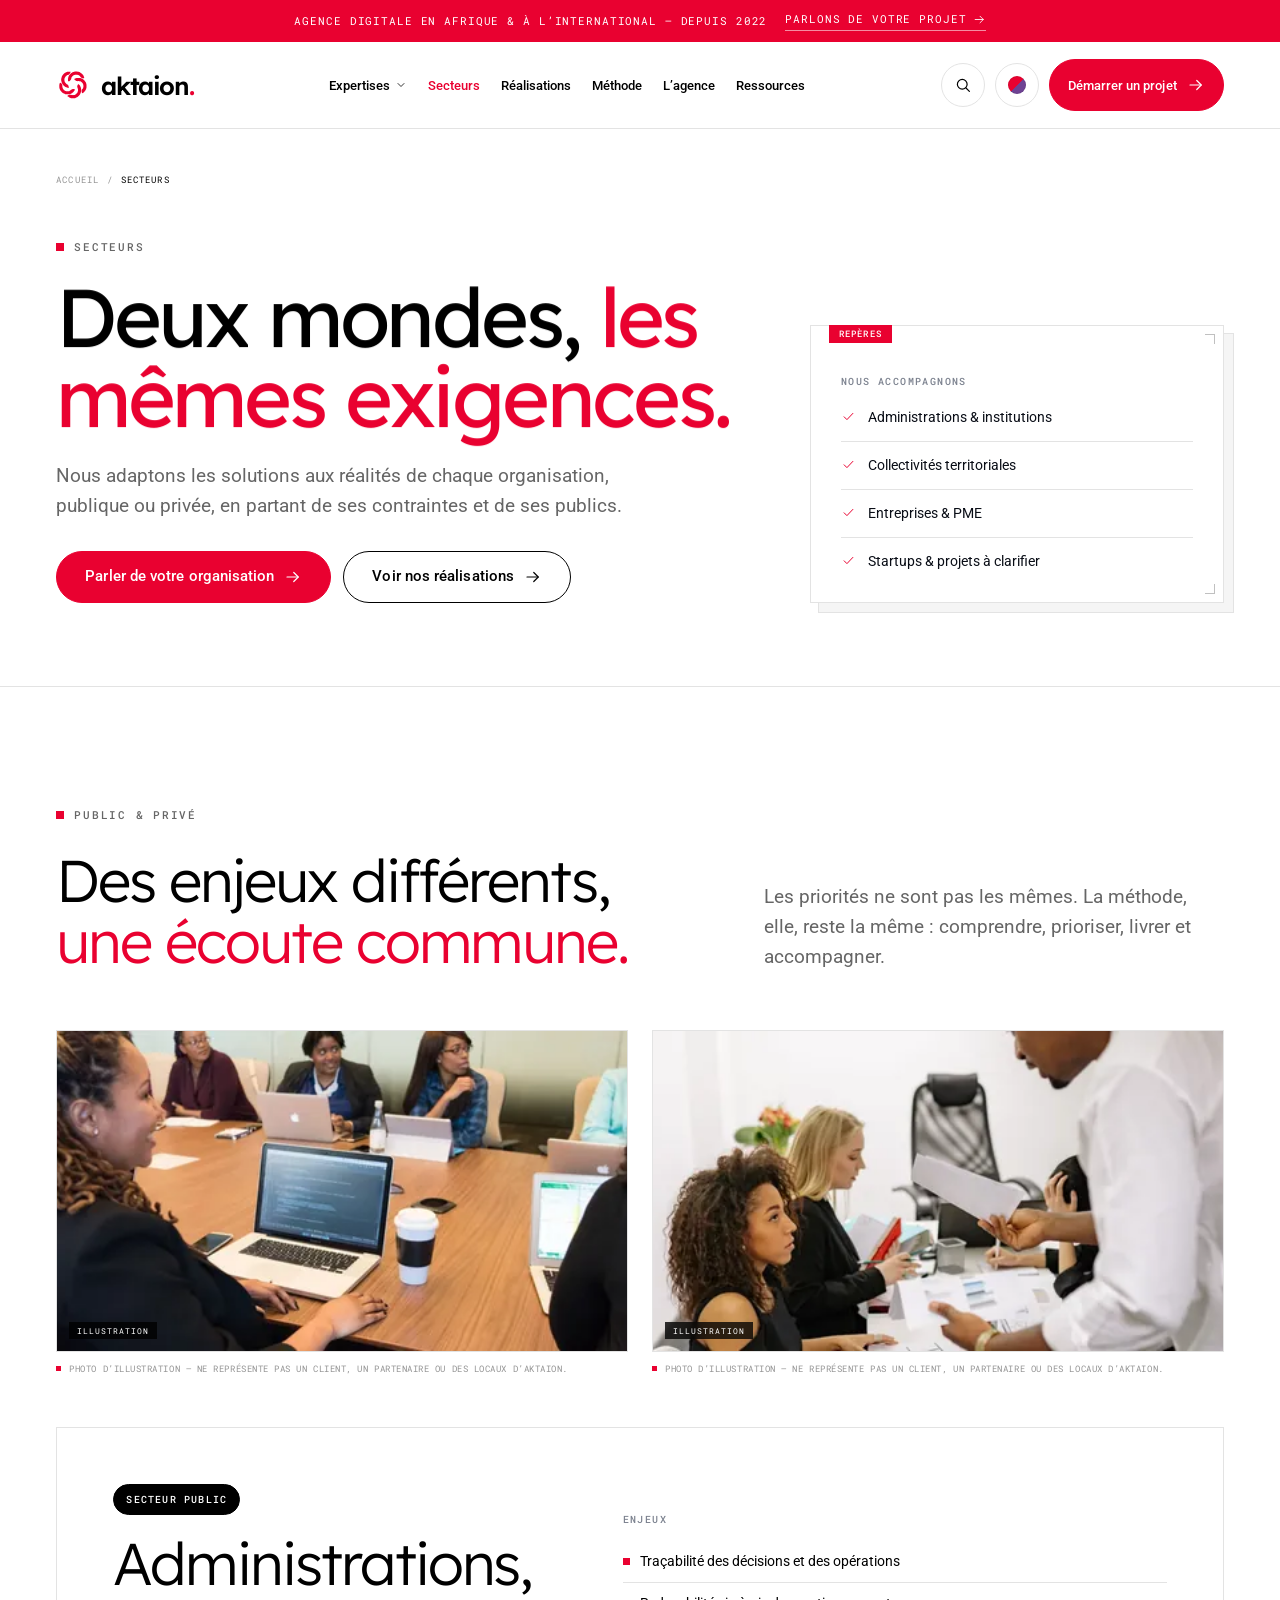
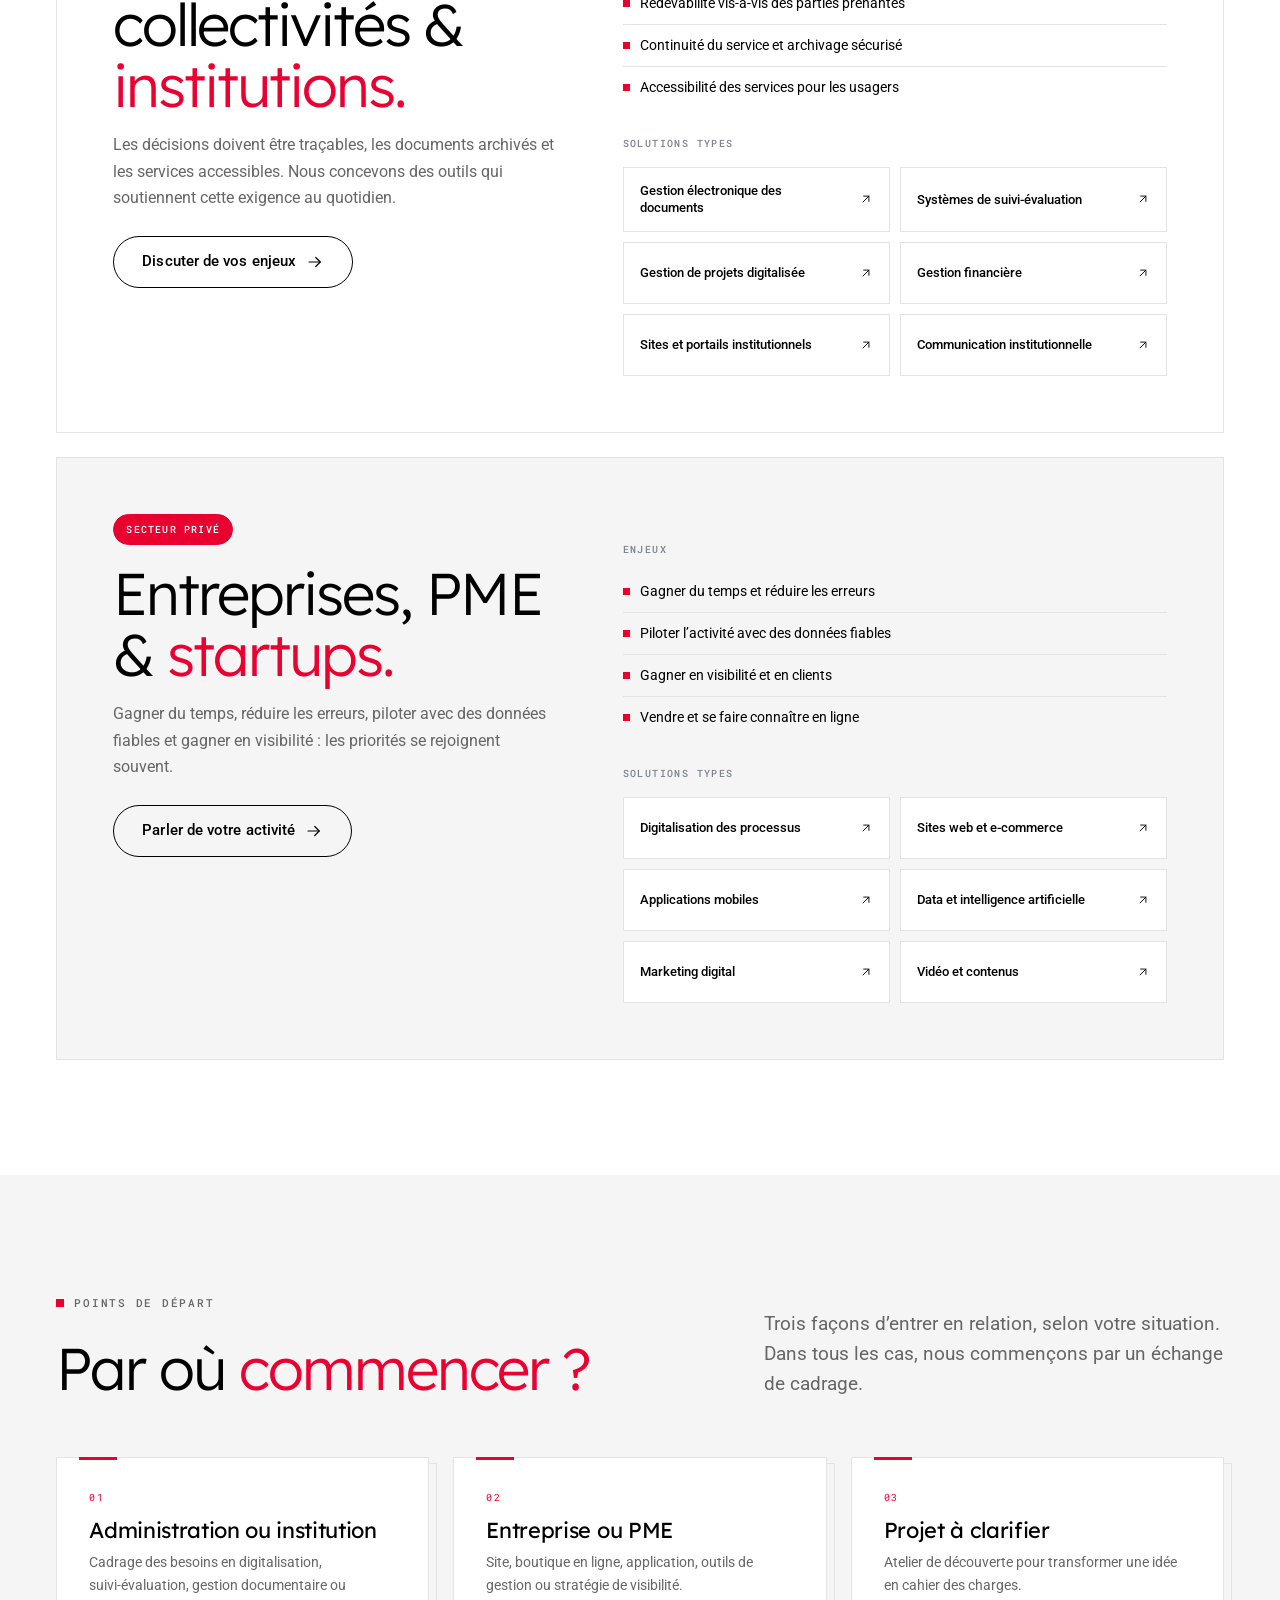
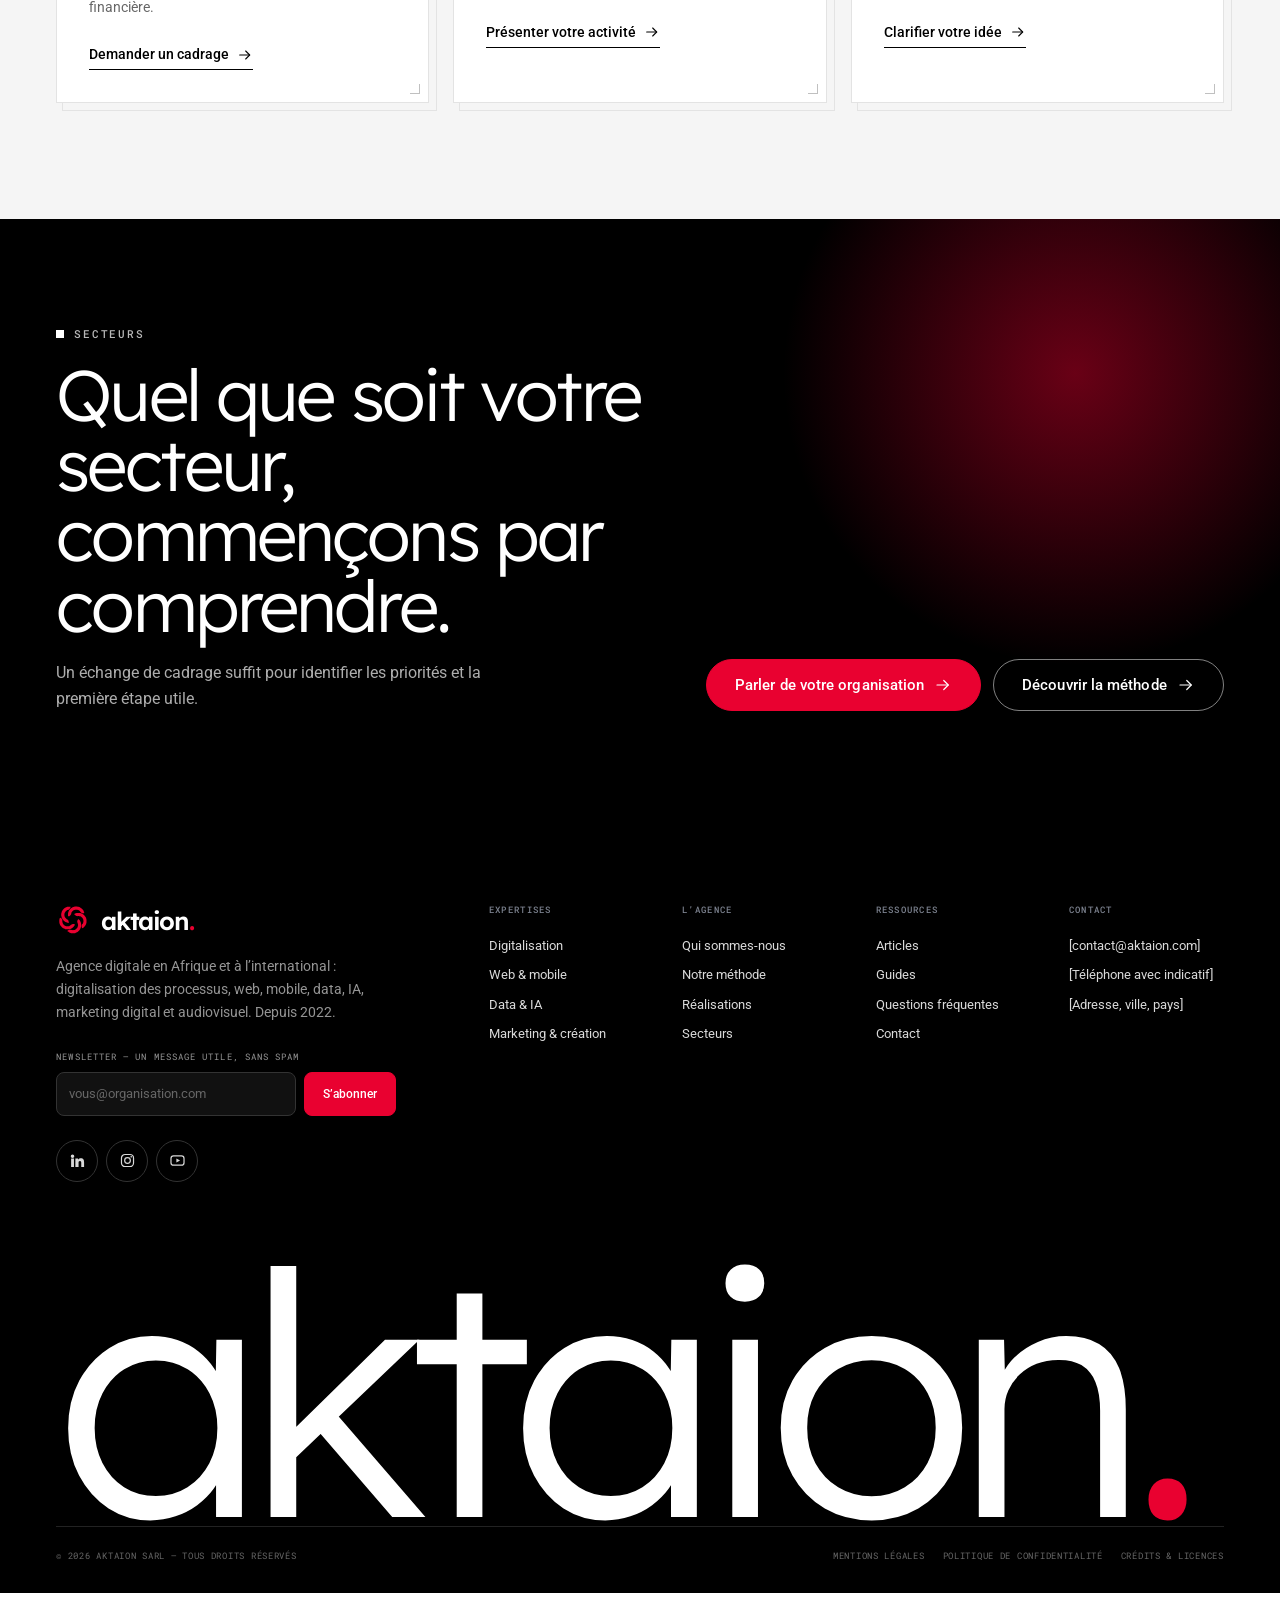
<file: secteurs.html>
<!doctype html>
<html lang="fr">
<head>
  <meta charset="utf-8">
  <meta name="viewport" content="width=device-width, initial-scale=1">
  <title>Secteurs — Aktaion</title>
  <meta name="description" content="Aktaion accompagne le secteur public (administrations, collectivités, institutions) et le secteur privé (entreprises, PME, startups) avec des solutions adaptées à chaque réalité.">
  
  <meta name="theme-color" content="#ffffff" data-theme-color>
  <meta property="og:type" content="website">
  <meta property="og:site_name" content="Aktaion">
  <meta property="og:title" content="Secteurs — Aktaion">
  <meta property="og:description" content="Aktaion accompagne le secteur public (administrations, collectivités, institutions) et le secteur privé (entreprises, PME, startups) avec des solutions adaptées à chaque réalité.">
  <meta property="og:locale" content="fr_FR">
  <meta property="og:image" content="assets/img/og-aktaion.png">
  <meta property="og:image:width" content="1200">
  <meta property="og:image:height" content="630">
  <meta property="og:image:alt" content="Aktaion — agence digitale">
  <meta name="twitter:card" content="summary_large_image">
  <meta name="twitter:title" content="Secteurs — Aktaion">
  <meta name="twitter:description" content="Aktaion accompagne le secteur public (administrations, collectivités, institutions) et le secteur privé (entreprises, PME, startups) avec des solutions adaptées à chaque réalité.">
  <meta name="twitter:image" content="assets/img/og-aktaion.png">
  <link rel="icon" href="assets/img/favicon.svg" type="image/svg+xml" data-theme-favicon>
  <link rel="apple-touch-icon" href="assets/img/apple-touch-icon.png">
  <link rel="manifest" href="site.webmanifest">
  
  <script>(function(){try{if(localStorage.getItem('aktaion-theme')==='violet'){document.documentElement.setAttribute('data-theme','violet');var f=document.querySelector('[data-theme-favicon]');if(f)f.setAttribute('href','assets/img/favicon-violet.svg');}}catch(e){}})();</script>
  <link rel="preconnect" href="https://fonts.googleapis.com">
  <link rel="preconnect" href="https://fonts.gstatic.com" crossorigin>
  <link href="https://fonts.googleapis.com/css2?family=Lexend+Deca:wght@300;400;500;600&amp;family=Roboto+Mono:wght@400;500&amp;family=Roboto:wght@400;500;700&amp;display=swap" rel="stylesheet">
  <link rel="stylesheet" href="assets/css/site.css">
</head>
<body>
  <div class="scroll-progress" data-scroll-progress aria-hidden="true"></div>
  <a class="skip-link" href="#main">Aller au contenu</a>
  <div class="announce">
    <div class="container">
      <span>Agence digitale en Afrique &amp; à l’international — depuis 2022</span>
      <a href="contact.html">Parlons de votre projet <svg viewBox="0 0 24 24" fill="none" stroke="currentColor" stroke-width="1.6" stroke-linecap="round" stroke-linejoin="round" aria-hidden="true" focusable="false"><path d="M4 12h15"/><path d="m13 6 6 6-6 6"/></svg></a>
    </div>
  </div>
  <header class="site-header" data-header>
    <div class="container">
      <a class="brand" href="index.html" aria-label="Aktaion — accueil"><svg class="brand__mark" viewBox="0 0 512 512" fill="currentColor" aria-hidden="true" focusable="false"><path d="M127.50,95.00 L128.00,94.50 L140.00,94.50 L141.00,95.50 L145.00,95.50 L146.00,96.50 L151.00,97.50 L155.00,99.50 L160.00,103.50 L161.00,103.50 L168.50,111.00 L168.50,112.00 L171.50,115.00 L174.50,121.00 L174.50,123.00 L175.50,124.00 L176.50,129.00 L175.00,130.50 L167.00,130.50 L166.00,129.50 L164.00,129.50 L162.00,127.50 L161.00,127.50 L154.50,121.00 L154.50,120.00 L152.00,117.50 L151.00,117.50 L148.00,114.50 L144.00,112.50 L142.00,112.50 L141.00,111.50 L127.00,111.50 L126.00,112.50 L124.00,112.50 L120.00,114.50 L112.50,121.00 L112.50,122.00 L110.50,124.00 L108.50,128.00 L108.50,130.00 L107.50,131.00 L107.50,134.00 L105.50,138.00 L103.50,140.00 L103.50,141.00 L98.00,145.50 L96.00,146.50 L94.00,146.50 L93.00,147.50 L90.50,144.00 L90.50,131.00 L91.50,130.00 L91.50,126.00 L92.50,125.00 L92.50,123.00 L96.50,115.00 L98.50,113.00 L98.50,112.00 L108.00,102.50 L109.00,102.50 L111.00,100.50 L117.00,97.50 L119.00,97.50 L123.00,95.50 L127.50,95.00 Z M88.50,96.00 L89.00,95.50 L104.00,95.50 L104.50,97.00 L103.50,98.00 L102.50,103.00 L97.00,109.50 L96.00,109.50 L92.00,112.50 L90.00,112.50 L89.00,113.50 L87.00,113.50 L85.00,114.50 L83.00,116.50 L82.00,116.50 L76.50,122.00 L76.50,123.00 L73.50,127.00 L73.50,129.00 L71.50,133.00 L71.50,143.00 L72.50,144.00 L72.50,147.00 L75.50,153.00 L84.00,161.50 L88.00,163.50 L92.50,169.00 L93.50,171.00 L93.50,174.00 L94.50,175.00 L94.50,180.00 L93.00,181.50 L91.00,181.50 L90.00,180.50 L87.00,180.50 L86.00,179.50 L81.00,178.50 L77.00,176.50 L72.00,172.50 L71.00,172.50 L64.50,166.00 L64.50,165.00 L61.50,162.00 L56.50,152.00 L56.50,149.00 L55.50,148.00 L55.50,144.00 L54.50,143.00 L54.50,133.00 L55.50,132.00 L55.50,128.00 L56.50,127.00 L57.50,122.00 L60.50,116.00 L62.50,114.00 L62.50,113.00 L65.50,110.00 L65.50,109.00 L73.00,102.50 L76.00,101.50 L80.00,98.50 L82.00,98.50 L83.00,97.50 L85.00,97.50 L86.00,96.50 L88.50,96.00 Z M137.50,129.00 L138.00,128.50 L152.00,128.50 L153.00,129.50 L157.00,129.50 L158.00,130.50 L160.00,130.50 L161.00,131.50 L163.00,131.50 L167.00,133.50 L173.00,138.50 L174.00,138.50 L178.50,143.00 L178.50,144.00 L183.50,150.00 L186.50,156.00 L186.50,158.00 L187.50,159.00 L187.50,162.00 L188.50,163.00 L188.50,180.00 L187.50,181.00 L187.50,184.00 L186.50,185.00 L186.50,187.00 L182.50,195.00 L179.50,198.00 L179.50,199.00 L172.00,206.50 L171.00,206.50 L167.00,209.50 L166.00,209.50 L163.50,206.00 L163.50,203.00 L162.50,202.00 L162.50,197.00 L163.50,196.00 L163.50,193.00 L165.50,189.00 L169.50,184.00 L170.50,182.00 L170.50,180.00 L171.50,179.00 L171.50,175.00 L172.50,174.00 L172.50,169.00 L171.50,168.00 L171.50,164.00 L170.50,163.00 L170.50,161.00 L167.50,157.00 L167.50,156.00 L160.00,148.50 L156.00,146.50 L154.00,146.50 L153.00,145.50 L149.00,145.50 L148.00,144.50 L143.00,144.50 L142.00,145.50 L140.00,145.50 L139.00,144.50 L135.00,144.50 L129.00,141.50 L125.50,138.00 L123.50,134.00 L128.00,131.50 L130.00,131.50 L131.00,130.50 L137.50,129.00 Z M48.50,154.00 L49.00,153.50 L53.00,155.50 L57.50,160.00 L60.50,166.00 L60.50,175.00 L61.50,176.00 L61.50,180.00 L65.50,188.00 L72.00,194.50 L73.00,194.50 L75.00,196.50 L77.00,197.50 L79.00,197.50 L80.00,198.50 L83.00,198.50 L84.00,199.50 L92.00,199.50 L93.00,198.50 L96.00,198.50 L102.00,195.50 L109.00,189.50 L111.00,189.50 L115.00,187.50 L122.00,187.50 L123.00,188.50 L126.00,188.50 L127.50,190.00 L124.50,196.00 L121.50,199.00 L121.50,200.00 L115.00,206.50 L114.00,206.50 L111.00,209.50 L103.00,213.50 L101.00,213.50 L100.00,214.50 L97.00,214.50 L96.00,215.50 L80.00,215.50 L79.00,214.50 L76.00,214.50 L70.00,211.50 L68.00,211.50 L66.00,209.50 L63.00,208.50 L55.50,202.00 L55.50,201.00 L51.50,197.00 L51.50,196.00 L49.50,194.00 L47.50,190.00 L47.50,188.00 L45.50,184.00 L45.50,181.00 L44.50,180.00 L44.50,164.00 L45.50,163.00 L45.50,160.00 L46.50,159.00 L46.50,157.00 L48.50,154.00 Z M143.50,162.00 L147.00,161.50 L153.50,169.00 L158.50,179.00 L158.50,182.00 L159.50,183.00 L159.50,188.00 L160.50,189.00 L160.50,197.00 L159.50,198.00 L159.50,203.00 L158.50,204.00 L157.50,209.00 L154.50,215.00 L149.50,221.00 L149.50,222.00 L141.00,229.50 L138.00,230.50 L136.00,232.50 L134.00,232.50 L128.00,235.50 L124.00,235.50 L123.00,236.50 L111.00,236.50 L110.00,235.50 L106.00,235.50 L105.00,234.50 L100.00,233.50 L96.00,231.50 L91.00,227.50 L90.00,227.50 L87.50,225.00 L87.50,223.00 L94.00,218.50 L96.00,218.50 L97.00,217.50 L106.00,217.50 L110.00,219.50 L115.00,219.50 L116.00,220.50 L118.00,220.50 L119.00,219.50 L123.00,219.50 L124.00,218.50 L126.00,218.50 L132.00,215.50 L138.50,209.00 L138.50,208.00 L141.50,204.00 L141.50,202.00 L143.50,198.00 L143.50,188.00 L142.50,187.00 L142.50,184.00 L140.50,181.00 L140.50,178.00 L139.50,177.00 L139.50,171.00 L140.50,170.00 L140.50,167.00 L143.50,163.00 L143.50,162.00 Z" transform="translate(-76.800 -216.178) scale(2.84444)" fill="currentColor" fill-rule="evenodd"/></svg><span class="brand__word">aktaion<i>.</i></span></a>
      <nav class="nav" aria-label="Navigation principale"><div class="nav__item nav__item--mega">
        <a class="nav__link" href="expertises.html">Expertises <svg viewBox="0 0 24 24" fill="none" stroke="currentColor" stroke-width="1.6" stroke-linecap="round" stroke-linejoin="round" aria-hidden="true" focusable="false"><path d="m6 9 6 6 6-6"/></svg></a>
        <div class="mega">
    <div class="mega__head">
      <span class="mono">Quatre pôles d’expertise</span>
      <a href="expertises.html">Voir tous les pôles <svg viewBox="0 0 24 24" fill="none" stroke="currentColor" stroke-width="1.6" stroke-linecap="round" stroke-linejoin="round" aria-hidden="true" focusable="false"><path d="M7 17 17 7"/><path d="M8 7h9v9"/></svg></a>
    </div>
    <div class="mega__grid">
      <a class="mega__link" href="digitalisation.html">
        <span>01</span>
        <strong>Digitalisation des processus</strong>
        <span>Numériser les procédures pour gagner en fiabilité, en traçabilité et en rapidité.</span>
      </a><a class="mega__link" href="web-mobile.html">
        <span>02</span>
        <strong>Web, mobile & e-commerce</strong>
        <span>Sites vitrines, boutiques en ligne et applications mobiles pensés pour convertir.</span>
      </a><a class="mega__link" href="expertises.html#data-ia">
        <span>03</span>
        <strong>Data & intelligence artificielle</strong>
        <span>Données structurées, tableaux de bord et IA appliquée aux métiers.</span>
      </a><a class="mega__link" href="marketing.html">
        <span>04</span>
        <strong>Marketing, création & audiovisuel</strong>
        <span>Stratégie, contenus, vidéo et identité visuelle pour rendre votre organisation visible.</span>
      </a>
    </div>
    <div class="mega__foot">
      <p>Une seule équipe, de l’idée à la mise en ligne.</p>
      <a class="btn btn--black btn--sm" href="contact.html">Parler de votre projet <svg viewBox="0 0 24 24" fill="none" stroke="currentColor" stroke-width="1.6" stroke-linecap="round" stroke-linejoin="round" aria-hidden="true" focusable="false"><path d="M4 12h15"/><path d="m13 6 6 6-6 6"/></svg></a>
    </div>
  </div>
      </div><div class="nav__item"><a class="nav__link" href="secteurs.html" aria-current="page">Secteurs</a></div><div class="nav__item"><a class="nav__link" href="realisations.html">Réalisations</a></div><div class="nav__item"><a class="nav__link" href="methode.html">Méthode</a></div><div class="nav__item"><a class="nav__link" href="agence.html">L’agence</a></div><div class="nav__item"><a class="nav__link" href="ressources.html">Ressources</a></div></nav>
      <div class="header__actions">
        <button class="icon-btn" type="button" data-search-open aria-label="Ouvrir la recherche"><svg viewBox="0 0 24 24" fill="none" stroke="currentColor" stroke-width="1.6" stroke-linecap="round" stroke-linejoin="round" aria-hidden="true" focusable="false"><circle cx="11" cy="11" r="6.5"/><path d="m16 16 4.5 4.5"/></svg></button>
        <button class="icon-btn theme-toggle" type="button" data-theme-toggle aria-pressed="false" aria-label="Passer à la version violette" title="Passer à la version violette"><span class="theme-toggle__swatch" aria-hidden="true"></span></button>
        <a class="btn btn--red header__cta" href="contact.html">Démarrer un projet <svg viewBox="0 0 24 24" fill="none" stroke="currentColor" stroke-width="1.6" stroke-linecap="round" stroke-linejoin="round" aria-hidden="true" focusable="false"><path d="M4 12h15"/><path d="m13 6 6 6-6 6"/></svg></a>
        <button class="nav-toggle" type="button" data-menu-toggle aria-controls="mobile-menu" aria-expanded="false" aria-label="Ouvrir le menu">
          <span></span><span></span>
        </button>
      </div>
    </div>
  </header>
  <div class="search-overlay" id="search-overlay" hidden>
    <div class="search-overlay__panel" role="dialog" aria-modal="true" aria-label="Rechercher sur le site">
      <div class="search-overlay__head">
        <span class="mono">Recherche</span>
        <button class="icon-btn" type="button" data-search-close aria-label="Fermer la recherche"><svg viewBox="0 0 24 24" fill="none" stroke="currentColor" stroke-width="1.6" stroke-linecap="round" stroke-linejoin="round" aria-hidden="true" focusable="false"><path d="m6 6 12 12"/><path d="M18 6 6 18"/></svg></button>
      </div>
      <label class="visually-hidden" for="site-search">Rechercher sur le site</label>
      <input type="search" id="site-search" placeholder="Rechercher une expertise, une page…" autocomplete="off">
      <ul class="search-results" data-search-results>
        <li><a href="index.html">Accueil<span>Page</span></a></li><li><a href="expertises.html">Expertises<span>Page</span></a></li><li><a href="digitalisation.html">Digitalisation des processus<span>Pôle 01</span></a></li><li><a href="web-mobile.html">Web, mobile & e-commerce<span>Pôle 02</span></a></li><li><a href="expertises.html#data-ia">Data & intelligence artificielle<span>Pôle 03</span></a></li><li><a href="marketing.html">Marketing, création & audiovisuel<span>Pôle 04</span></a></li><li><a href="secteurs.html">Secteurs public & privé<span>Page</span></a></li><li><a href="realisations.html">Réalisations<span>Page</span></a></li><li><a href="methode.html">Méthode en cinq phases<span>Page</span></a></li><li><a href="agence.html">L’agence<span>Page</span></a></li><li><a href="ressources.html">Ressources & articles<span>Page</span></a></li><li><a href="index.html#faq">FAQ<span>Accueil</span></a></li><li><a href="contact.html">Contact & devis<span>Page</span></a></li>
      </ul>
    </div>
  </div>
  <div class="mobile-menu" id="mobile-menu" hidden>
    <div class="container">
      <div class="mobile-menu__inner">
        <div class="mobile-menu__top">
          <a class="brand" href="index.html" aria-label="Aktaion — accueil"><svg class="brand__mark" viewBox="0 0 512 512" fill="currentColor" aria-hidden="true" focusable="false"><path d="M127.50,95.00 L128.00,94.50 L140.00,94.50 L141.00,95.50 L145.00,95.50 L146.00,96.50 L151.00,97.50 L155.00,99.50 L160.00,103.50 L161.00,103.50 L168.50,111.00 L168.50,112.00 L171.50,115.00 L174.50,121.00 L174.50,123.00 L175.50,124.00 L176.50,129.00 L175.00,130.50 L167.00,130.50 L166.00,129.50 L164.00,129.50 L162.00,127.50 L161.00,127.50 L154.50,121.00 L154.50,120.00 L152.00,117.50 L151.00,117.50 L148.00,114.50 L144.00,112.50 L142.00,112.50 L141.00,111.50 L127.00,111.50 L126.00,112.50 L124.00,112.50 L120.00,114.50 L112.50,121.00 L112.50,122.00 L110.50,124.00 L108.50,128.00 L108.50,130.00 L107.50,131.00 L107.50,134.00 L105.50,138.00 L103.50,140.00 L103.50,141.00 L98.00,145.50 L96.00,146.50 L94.00,146.50 L93.00,147.50 L90.50,144.00 L90.50,131.00 L91.50,130.00 L91.50,126.00 L92.50,125.00 L92.50,123.00 L96.50,115.00 L98.50,113.00 L98.50,112.00 L108.00,102.50 L109.00,102.50 L111.00,100.50 L117.00,97.50 L119.00,97.50 L123.00,95.50 L127.50,95.00 Z M88.50,96.00 L89.00,95.50 L104.00,95.50 L104.50,97.00 L103.50,98.00 L102.50,103.00 L97.00,109.50 L96.00,109.50 L92.00,112.50 L90.00,112.50 L89.00,113.50 L87.00,113.50 L85.00,114.50 L83.00,116.50 L82.00,116.50 L76.50,122.00 L76.50,123.00 L73.50,127.00 L73.50,129.00 L71.50,133.00 L71.50,143.00 L72.50,144.00 L72.50,147.00 L75.50,153.00 L84.00,161.50 L88.00,163.50 L92.50,169.00 L93.50,171.00 L93.50,174.00 L94.50,175.00 L94.50,180.00 L93.00,181.50 L91.00,181.50 L90.00,180.50 L87.00,180.50 L86.00,179.50 L81.00,178.50 L77.00,176.50 L72.00,172.50 L71.00,172.50 L64.50,166.00 L64.50,165.00 L61.50,162.00 L56.50,152.00 L56.50,149.00 L55.50,148.00 L55.50,144.00 L54.50,143.00 L54.50,133.00 L55.50,132.00 L55.50,128.00 L56.50,127.00 L57.50,122.00 L60.50,116.00 L62.50,114.00 L62.50,113.00 L65.50,110.00 L65.50,109.00 L73.00,102.50 L76.00,101.50 L80.00,98.50 L82.00,98.50 L83.00,97.50 L85.00,97.50 L86.00,96.50 L88.50,96.00 Z M137.50,129.00 L138.00,128.50 L152.00,128.50 L153.00,129.50 L157.00,129.50 L158.00,130.50 L160.00,130.50 L161.00,131.50 L163.00,131.50 L167.00,133.50 L173.00,138.50 L174.00,138.50 L178.50,143.00 L178.50,144.00 L183.50,150.00 L186.50,156.00 L186.50,158.00 L187.50,159.00 L187.50,162.00 L188.50,163.00 L188.50,180.00 L187.50,181.00 L187.50,184.00 L186.50,185.00 L186.50,187.00 L182.50,195.00 L179.50,198.00 L179.50,199.00 L172.00,206.50 L171.00,206.50 L167.00,209.50 L166.00,209.50 L163.50,206.00 L163.50,203.00 L162.50,202.00 L162.50,197.00 L163.50,196.00 L163.50,193.00 L165.50,189.00 L169.50,184.00 L170.50,182.00 L170.50,180.00 L171.50,179.00 L171.50,175.00 L172.50,174.00 L172.50,169.00 L171.50,168.00 L171.50,164.00 L170.50,163.00 L170.50,161.00 L167.50,157.00 L167.50,156.00 L160.00,148.50 L156.00,146.50 L154.00,146.50 L153.00,145.50 L149.00,145.50 L148.00,144.50 L143.00,144.50 L142.00,145.50 L140.00,145.50 L139.00,144.50 L135.00,144.50 L129.00,141.50 L125.50,138.00 L123.50,134.00 L128.00,131.50 L130.00,131.50 L131.00,130.50 L137.50,129.00 Z M48.50,154.00 L49.00,153.50 L53.00,155.50 L57.50,160.00 L60.50,166.00 L60.50,175.00 L61.50,176.00 L61.50,180.00 L65.50,188.00 L72.00,194.50 L73.00,194.50 L75.00,196.50 L77.00,197.50 L79.00,197.50 L80.00,198.50 L83.00,198.50 L84.00,199.50 L92.00,199.50 L93.00,198.50 L96.00,198.50 L102.00,195.50 L109.00,189.50 L111.00,189.50 L115.00,187.50 L122.00,187.50 L123.00,188.50 L126.00,188.50 L127.50,190.00 L124.50,196.00 L121.50,199.00 L121.50,200.00 L115.00,206.50 L114.00,206.50 L111.00,209.50 L103.00,213.50 L101.00,213.50 L100.00,214.50 L97.00,214.50 L96.00,215.50 L80.00,215.50 L79.00,214.50 L76.00,214.50 L70.00,211.50 L68.00,211.50 L66.00,209.50 L63.00,208.50 L55.50,202.00 L55.50,201.00 L51.50,197.00 L51.50,196.00 L49.50,194.00 L47.50,190.00 L47.50,188.00 L45.50,184.00 L45.50,181.00 L44.50,180.00 L44.50,164.00 L45.50,163.00 L45.50,160.00 L46.50,159.00 L46.50,157.00 L48.50,154.00 Z M143.50,162.00 L147.00,161.50 L153.50,169.00 L158.50,179.00 L158.50,182.00 L159.50,183.00 L159.50,188.00 L160.50,189.00 L160.50,197.00 L159.50,198.00 L159.50,203.00 L158.50,204.00 L157.50,209.00 L154.50,215.00 L149.50,221.00 L149.50,222.00 L141.00,229.50 L138.00,230.50 L136.00,232.50 L134.00,232.50 L128.00,235.50 L124.00,235.50 L123.00,236.50 L111.00,236.50 L110.00,235.50 L106.00,235.50 L105.00,234.50 L100.00,233.50 L96.00,231.50 L91.00,227.50 L90.00,227.50 L87.50,225.00 L87.50,223.00 L94.00,218.50 L96.00,218.50 L97.00,217.50 L106.00,217.50 L110.00,219.50 L115.00,219.50 L116.00,220.50 L118.00,220.50 L119.00,219.50 L123.00,219.50 L124.00,218.50 L126.00,218.50 L132.00,215.50 L138.50,209.00 L138.50,208.00 L141.50,204.00 L141.50,202.00 L143.50,198.00 L143.50,188.00 L142.50,187.00 L142.50,184.00 L140.50,181.00 L140.50,178.00 L139.50,177.00 L139.50,171.00 L140.50,170.00 L140.50,167.00 L143.50,163.00 L143.50,162.00 Z" transform="translate(-76.800 -216.178) scale(2.84444)" fill="currentColor" fill-rule="evenodd"/></svg><span class="brand__word">aktaion<i>.</i></span></a>
          <button class="mobile-menu__close" type="button" data-menu-close aria-label="Fermer le menu"><svg viewBox="0 0 24 24" fill="none" stroke="currentColor" stroke-width="1.6" stroke-linecap="round" stroke-linejoin="round" aria-hidden="true" focusable="false"><path d="m6 6 12 12"/><path d="M18 6 6 18"/></svg></button>
        </div>
        <details>
          <summary>Expertises <svg viewBox="0 0 24 24" fill="none" stroke="currentColor" stroke-width="1.6" stroke-linecap="round" stroke-linejoin="round" aria-hidden="true" focusable="false"><path d="m6 9 6 6 6-6"/></svg></summary>
          <div class="mobile-sub">
            <a href="digitalisation.html">01 — Digitalisation des processus</a><a href="web-mobile.html">02 — Web, mobile & e-commerce</a><a href="expertises.html#data-ia">03 — Data & intelligence artificielle</a><a href="marketing.html">04 — Marketing, création & audiovisuel</a>
            <a href="expertises.html">Tous les pôles</a>
          </div>
        </details>
        <a class="mobile-link" href="secteurs.html" aria-current="page">Secteurs <svg viewBox="0 0 24 24" fill="none" stroke="currentColor" stroke-width="1.6" stroke-linecap="round" stroke-linejoin="round" aria-hidden="true" focusable="false"><path d="M7 17 17 7"/><path d="M8 7h9v9"/></svg></a><a class="mobile-link" href="realisations.html">Réalisations <svg viewBox="0 0 24 24" fill="none" stroke="currentColor" stroke-width="1.6" stroke-linecap="round" stroke-linejoin="round" aria-hidden="true" focusable="false"><path d="M7 17 17 7"/><path d="M8 7h9v9"/></svg></a><a class="mobile-link" href="methode.html">Méthode <svg viewBox="0 0 24 24" fill="none" stroke="currentColor" stroke-width="1.6" stroke-linecap="round" stroke-linejoin="round" aria-hidden="true" focusable="false"><path d="M7 17 17 7"/><path d="M8 7h9v9"/></svg></a><a class="mobile-link" href="agence.html">L’agence <svg viewBox="0 0 24 24" fill="none" stroke="currentColor" stroke-width="1.6" stroke-linecap="round" stroke-linejoin="round" aria-hidden="true" focusable="false"><path d="M7 17 17 7"/><path d="M8 7h9v9"/></svg></a><a class="mobile-link" href="ressources.html">Ressources <svg viewBox="0 0 24 24" fill="none" stroke="currentColor" stroke-width="1.6" stroke-linecap="round" stroke-linejoin="round" aria-hidden="true" focusable="false"><path d="M7 17 17 7"/><path d="M8 7h9v9"/></svg></a>
        <a class="btn btn--red" href="contact.html">Démarrer un projet <svg viewBox="0 0 24 24" fill="none" stroke="currentColor" stroke-width="1.6" stroke-linecap="round" stroke-linejoin="round" aria-hidden="true" focusable="false"><path d="M4 12h15"/><path d="m13 6 6 6-6 6"/></svg></a>
      </div>
    </div>
  </div>
  <main id="main">

<section class="page-hero">
    <div class="container">
      <nav class="breadcrumb" aria-label="Fil d’Ariane">
        <a href="index.html">Accueil</a><span aria-hidden="true">/</span><span aria-current="page">Secteurs</span>
      </nav>
      <div class="page-hero__grid">
        <div>
          <span class="eyebrow">Secteurs</span>
          <h1 class="h1 page-hero__title"><span class="kinetic" data-kinetic>Deux mondes, <em>les mêmes exigences.</em></span></h1>
          <p class="lead page-hero__lead">Nous adaptons les solutions aux réalités de chaque organisation, publique ou privée, en partant de ses contraintes et de ses publics.</p>
          <div class="hero__actions"><a class="btn btn--red" href="contact.html" data-magnetic>Parler de votre organisation<svg viewBox="0 0 24 24" fill="none" stroke="currentColor" stroke-width="1.6" stroke-linecap="round" stroke-linejoin="round" aria-hidden="true" focusable="false"><path d="M4 12h15"/><path d="m13 6 6 6-6 6"/></svg></a><a class="btn btn--outline" href="realisations.html" data-magnetic>Voir nos réalisations<svg viewBox="0 0 24 24" fill="none" stroke="currentColor" stroke-width="1.6" stroke-linecap="round" stroke-linejoin="round" aria-hidden="true" focusable="false"><path d="M4 12h15"/><path d="m13 6 6 6-6 6"/></svg></a></div>
        </div>
        <div class="points-card file-card file-card--points reveal" data-tilt>
    <span class="file-card__tab" aria-hidden="true">Repères</span>
    <h2>Nous accompagnons</h2>
    <ul><li><svg viewBox="0 0 24 24" fill="none" stroke="currentColor" stroke-width="1.6" stroke-linecap="round" stroke-linejoin="round" aria-hidden="true" focusable="false"><path d="m5 12.5 4.5 4.5L19 7"/></svg><span>Administrations &amp; institutions</span></li><li><svg viewBox="0 0 24 24" fill="none" stroke="currentColor" stroke-width="1.6" stroke-linecap="round" stroke-linejoin="round" aria-hidden="true" focusable="false"><path d="m5 12.5 4.5 4.5L19 7"/></svg><span>Collectivités territoriales</span></li><li><svg viewBox="0 0 24 24" fill="none" stroke="currentColor" stroke-width="1.6" stroke-linecap="round" stroke-linejoin="round" aria-hidden="true" focusable="false"><path d="m5 12.5 4.5 4.5L19 7"/></svg><span>Entreprises &amp; PME</span></li><li><svg viewBox="0 0 24 24" fill="none" stroke="currentColor" stroke-width="1.6" stroke-linecap="round" stroke-linejoin="round" aria-hidden="true" focusable="false"><path d="m5 12.5 4.5 4.5L19 7"/></svg><span>Startups &amp; projets à clarifier</span></li></ul>
    <span class="file-card__crop file-card__crop--br" aria-hidden="true"></span>
  </div>
      </div>
    </div>
  </section>

<section class="section">
  <div class="container">
    <div class="section-head reveal">
    <div>
      <span class="eyebrow">Public & privé</span>
      <h2 class="h2 mt-24">Des enjeux différents, <em>une écoute commune.</em></h2>
    </div>
    <div class="section-head__lead">
      <p class="lead">Les priorités ne sont pas les mêmes. La méthode, elle, reste la même : comprendre, prioriser, livrer et accompagner.</p>
      
    </div>
  </div>

    <div class="sector-media-grid reveal">
      <figure class="media">
    <div class="media__frame" style="aspect-ratio:16 / 9">
      <img src="assets/img/photos/secteur-public-wide-1280.webp" srcset="assets/img/photos/secteur-public-wide-640.webp 640w, assets/img/photos/secteur-public-wide-1280.webp 1280w" sizes="(min-width: 768px) 46vw, 100vw" width="1280" height="480" alt="Réunion de travail avec ordinateurs portables." loading="lazy" decoding="async" draggable="false" style="object-position:50% 50%">
      <span class="media__stamp" aria-hidden="true">Illustration</span>
    </div>
    <figcaption class="media__caption">Photo d’illustration — ne représente pas un client, un partenaire ou des locaux d’Aktaion.</figcaption>
  </figure>
      <figure class="media">
    <div class="media__frame" style="aspect-ratio:16 / 9">
      <img src="assets/img/photos/secteur-prive-wide-1280.webp" srcset="assets/img/photos/secteur-prive-wide-640.webp 640w, assets/img/photos/secteur-prive-wide-1280.webp 1280w" sizes="(min-width: 768px) 46vw, 100vw" width="1280" height="480" alt="Échanges autour d’une table de réunion." loading="lazy" decoding="async" draggable="false" style="object-position:50% 45%">
      <span class="media__stamp" aria-hidden="true">Illustration</span>
    </div>
    <figcaption class="media__caption">Photo d’illustration — ne représente pas un client, un partenaire ou des locaux d’Aktaion.</figcaption>
  </figure>
    </div>

    <div class="sector-block" id="public">
      <div>
        <div class="sector-block__tag"><span class="tag tag--black">Secteur public</span></div>
        <h2 class="h2">Administrations, collectivités &amp; <em>institutions.</em></h2>
        <p class="body">Les décisions doivent être traçables, les documents archivés et les services accessibles. Nous concevons des outils qui soutiennent cette exigence au quotidien.</p>
        <div class="mt-24"><a class="btn btn--outline" href="contact.html" data-magnetic>Discuter de vos enjeux<svg viewBox="0 0 24 24" fill="none" stroke="currentColor" stroke-width="1.6" stroke-linecap="round" stroke-linejoin="round" aria-hidden="true" focusable="false"><path d="M4 12h15"/><path d="m13 6 6 6-6 6"/></svg></a></div>
      </div>
      <div>
        <h3>Enjeux</h3>
        <ul class="stake-list">
          <li>Traçabilité des décisions et des opérations</li>
          <li>Redevabilité vis-à-vis des parties prenantes</li>
          <li>Continuité du service et archivage sécurisé</li>
          <li>Accessibilité des services pour les usagers</li>
        </ul>
        <h3>Solutions types</h3>
        <div class="solution-grid">
          <a class="solution-link" href="digitalisation.html#solutions"><span>Gestion électronique des documents</span><svg viewBox="0 0 24 24" fill="none" stroke="currentColor" stroke-width="1.6" stroke-linecap="round" stroke-linejoin="round" aria-hidden="true" focusable="false"><path d="M7 17 17 7"/><path d="M8 7h9v9"/></svg></a>
          <a class="solution-link" href="digitalisation.html#solutions"><span>Systèmes de suivi-évaluation</span><svg viewBox="0 0 24 24" fill="none" stroke="currentColor" stroke-width="1.6" stroke-linecap="round" stroke-linejoin="round" aria-hidden="true" focusable="false"><path d="M7 17 17 7"/><path d="M8 7h9v9"/></svg></a>
          <a class="solution-link" href="digitalisation.html#solutions"><span>Gestion de projets digitalisée</span><svg viewBox="0 0 24 24" fill="none" stroke="currentColor" stroke-width="1.6" stroke-linecap="round" stroke-linejoin="round" aria-hidden="true" focusable="false"><path d="M7 17 17 7"/><path d="M8 7h9v9"/></svg></a>
          <a class="solution-link" href="digitalisation.html#solutions"><span>Gestion financière</span><svg viewBox="0 0 24 24" fill="none" stroke="currentColor" stroke-width="1.6" stroke-linecap="round" stroke-linejoin="round" aria-hidden="true" focusable="false"><path d="M7 17 17 7"/><path d="M8 7h9v9"/></svg></a>
          <a class="solution-link" href="web-mobile.html"><span>Sites et portails institutionnels</span><svg viewBox="0 0 24 24" fill="none" stroke="currentColor" stroke-width="1.6" stroke-linecap="round" stroke-linejoin="round" aria-hidden="true" focusable="false"><path d="M7 17 17 7"/><path d="M8 7h9v9"/></svg></a>
          <a class="solution-link" href="marketing.html"><span>Communication institutionnelle</span><svg viewBox="0 0 24 24" fill="none" stroke="currentColor" stroke-width="1.6" stroke-linecap="round" stroke-linejoin="round" aria-hidden="true" focusable="false"><path d="M7 17 17 7"/><path d="M8 7h9v9"/></svg></a>
        </div>
      </div>
    </div>

    <div class="sector-block sector-block--grey" id="prive">
      <div>
        <div class="sector-block__tag"><span class="tag tag--red">Secteur privé</span></div>
        <h2 class="h2">Entreprises, PME &amp; <em>startups.</em></h2>
        <p class="body">Gagner du temps, réduire les erreurs, piloter avec des données fiables et gagner en visibilité : les priorités se rejoignent souvent.</p>
        <div class="mt-24"><a class="btn btn--outline" href="contact.html" data-magnetic>Parler de votre activité<svg viewBox="0 0 24 24" fill="none" stroke="currentColor" stroke-width="1.6" stroke-linecap="round" stroke-linejoin="round" aria-hidden="true" focusable="false"><path d="M4 12h15"/><path d="m13 6 6 6-6 6"/></svg></a></div>
      </div>
      <div>
        <h3>Enjeux</h3>
        <ul class="stake-list">
          <li>Gagner du temps et réduire les erreurs</li>
          <li>Piloter l’activité avec des données fiables</li>
          <li>Gagner en visibilité et en clients</li>
          <li>Vendre et se faire connaître en ligne</li>
        </ul>
        <h3>Solutions types</h3>
        <div class="solution-grid">
          <a class="solution-link" href="digitalisation.html"><span>Digitalisation des processus</span><svg viewBox="0 0 24 24" fill="none" stroke="currentColor" stroke-width="1.6" stroke-linecap="round" stroke-linejoin="round" aria-hidden="true" focusable="false"><path d="M7 17 17 7"/><path d="M8 7h9v9"/></svg></a>
          <a class="solution-link" href="web-mobile.html"><span>Sites web et e-commerce</span><svg viewBox="0 0 24 24" fill="none" stroke="currentColor" stroke-width="1.6" stroke-linecap="round" stroke-linejoin="round" aria-hidden="true" focusable="false"><path d="M7 17 17 7"/><path d="M8 7h9v9"/></svg></a>
          <a class="solution-link" href="web-mobile.html"><span>Applications mobiles</span><svg viewBox="0 0 24 24" fill="none" stroke="currentColor" stroke-width="1.6" stroke-linecap="round" stroke-linejoin="round" aria-hidden="true" focusable="false"><path d="M7 17 17 7"/><path d="M8 7h9v9"/></svg></a>
          <a class="solution-link" href="expertises.html#data-ia"><span>Data et intelligence artificielle</span><svg viewBox="0 0 24 24" fill="none" stroke="currentColor" stroke-width="1.6" stroke-linecap="round" stroke-linejoin="round" aria-hidden="true" focusable="false"><path d="M7 17 17 7"/><path d="M8 7h9v9"/></svg></a>
          <a class="solution-link" href="marketing.html"><span>Marketing digital</span><svg viewBox="0 0 24 24" fill="none" stroke="currentColor" stroke-width="1.6" stroke-linecap="round" stroke-linejoin="round" aria-hidden="true" focusable="false"><path d="M7 17 17 7"/><path d="M8 7h9v9"/></svg></a>
          <a class="solution-link" href="marketing.html"><span>Vidéo et contenus</span><svg viewBox="0 0 24 24" fill="none" stroke="currentColor" stroke-width="1.6" stroke-linecap="round" stroke-linejoin="round" aria-hidden="true" focusable="false"><path d="M7 17 17 7"/><path d="M8 7h9v9"/></svg></a>
        </div>
      </div>
    </div>
  </div>
</section>

<section class="section section--grey">
  <div class="container">
    <div class="section-head reveal">
    <div>
      <span class="eyebrow">Points de départ</span>
      <h2 class="h2 mt-24">Par où <em>commencer ?</em></h2>
    </div>
    <div class="section-head__lead">
      <p class="lead">Trois façons d’entrer en relation, selon votre situation. Dans tous les cas, nous commençons par un échange de cadrage.</p>
      
    </div>
  </div>
    <div class="card-grid-3" data-stagger>
      <article class="panel reveal">
    <span class="panel__num">01</span>
    <h3 class="h4">Administration ou institution</h3>
    <p>Cadrage des besoins en digitalisation, suivi-évaluation, gestion documentaire ou financière.</p>
    
    <div class="mt-12"><a class="link-arrow" href="contact.html">Demander un cadrage <svg viewBox="0 0 24 24" fill="none" stroke="currentColor" stroke-width="1.6" stroke-linecap="round" stroke-linejoin="round" aria-hidden="true" focusable="false"><path d="M4 12h15"/><path d="m13 6 6 6-6 6"/></svg></a></div>
  </article>
      <article class="panel reveal">
    <span class="panel__num">02</span>
    <h3 class="h4">Entreprise ou PME</h3>
    <p>Site, boutique en ligne, application, outils de gestion ou stratégie de visibilité.</p>
    
    <div class="mt-12"><a class="link-arrow" href="contact.html">Présenter votre activité <svg viewBox="0 0 24 24" fill="none" stroke="currentColor" stroke-width="1.6" stroke-linecap="round" stroke-linejoin="round" aria-hidden="true" focusable="false"><path d="M4 12h15"/><path d="m13 6 6 6-6 6"/></svg></a></div>
  </article>
      <article class="panel reveal">
    <span class="panel__num">03</span>
    <h3 class="h4">Projet à clarifier</h3>
    <p>Atelier de découverte pour transformer une idée en cahier des charges.</p>
    
    <div class="mt-12"><a class="link-arrow" href="contact.html">Clarifier votre idée <svg viewBox="0 0 24 24" fill="none" stroke="currentColor" stroke-width="1.6" stroke-linecap="round" stroke-linejoin="round" aria-hidden="true" focusable="false"><path d="M4 12h15"/><path d="m13 6 6 6-6 6"/></svg></a></div>
  </article>
    </div>
  </div>
</section>

<section class="cta-band">
    <div class="container">
      <div>
        <span class="eyebrow eyebrow--light">Secteurs</span>
        <h2>Quel que soit votre secteur, commençons par comprendre.</h2>
        <p>Un échange de cadrage suffit pour identifier les priorités et la première étape utile.</p>
      </div>
      <div class="hero__actions mt-0"><a class="btn btn--red" href="contact.html" data-magnetic>Parler de votre organisation<svg viewBox="0 0 24 24" fill="none" stroke="currentColor" stroke-width="1.6" stroke-linecap="round" stroke-linejoin="round" aria-hidden="true" focusable="false"><path d="M4 12h15"/><path d="m13 6 6 6-6 6"/></svg></a><a class="btn btn--ghost-light" href="methode.html" data-magnetic>Découvrir la méthode<svg viewBox="0 0 24 24" fill="none" stroke="currentColor" stroke-width="1.6" stroke-linecap="round" stroke-linejoin="round" aria-hidden="true" focusable="false"><path d="M4 12h15"/><path d="m13 6 6 6-6 6"/></svg></a></div>
    </div>
  </section>

  </main>
  <footer class="site-footer">
    <div class="container">
      <div class="footer__top">
        <div class="footer__brand">
          <a class="brand" href="index.html" aria-label="Aktaion — accueil"><svg class="brand__mark" viewBox="0 0 512 512" fill="currentColor" aria-hidden="true" focusable="false"><path d="M127.50,95.00 L128.00,94.50 L140.00,94.50 L141.00,95.50 L145.00,95.50 L146.00,96.50 L151.00,97.50 L155.00,99.50 L160.00,103.50 L161.00,103.50 L168.50,111.00 L168.50,112.00 L171.50,115.00 L174.50,121.00 L174.50,123.00 L175.50,124.00 L176.50,129.00 L175.00,130.50 L167.00,130.50 L166.00,129.50 L164.00,129.50 L162.00,127.50 L161.00,127.50 L154.50,121.00 L154.50,120.00 L152.00,117.50 L151.00,117.50 L148.00,114.50 L144.00,112.50 L142.00,112.50 L141.00,111.50 L127.00,111.50 L126.00,112.50 L124.00,112.50 L120.00,114.50 L112.50,121.00 L112.50,122.00 L110.50,124.00 L108.50,128.00 L108.50,130.00 L107.50,131.00 L107.50,134.00 L105.50,138.00 L103.50,140.00 L103.50,141.00 L98.00,145.50 L96.00,146.50 L94.00,146.50 L93.00,147.50 L90.50,144.00 L90.50,131.00 L91.50,130.00 L91.50,126.00 L92.50,125.00 L92.50,123.00 L96.50,115.00 L98.50,113.00 L98.50,112.00 L108.00,102.50 L109.00,102.50 L111.00,100.50 L117.00,97.50 L119.00,97.50 L123.00,95.50 L127.50,95.00 Z M88.50,96.00 L89.00,95.50 L104.00,95.50 L104.50,97.00 L103.50,98.00 L102.50,103.00 L97.00,109.50 L96.00,109.50 L92.00,112.50 L90.00,112.50 L89.00,113.50 L87.00,113.50 L85.00,114.50 L83.00,116.50 L82.00,116.50 L76.50,122.00 L76.50,123.00 L73.50,127.00 L73.50,129.00 L71.50,133.00 L71.50,143.00 L72.50,144.00 L72.50,147.00 L75.50,153.00 L84.00,161.50 L88.00,163.50 L92.50,169.00 L93.50,171.00 L93.50,174.00 L94.50,175.00 L94.50,180.00 L93.00,181.50 L91.00,181.50 L90.00,180.50 L87.00,180.50 L86.00,179.50 L81.00,178.50 L77.00,176.50 L72.00,172.50 L71.00,172.50 L64.50,166.00 L64.50,165.00 L61.50,162.00 L56.50,152.00 L56.50,149.00 L55.50,148.00 L55.50,144.00 L54.50,143.00 L54.50,133.00 L55.50,132.00 L55.50,128.00 L56.50,127.00 L57.50,122.00 L60.50,116.00 L62.50,114.00 L62.50,113.00 L65.50,110.00 L65.50,109.00 L73.00,102.50 L76.00,101.50 L80.00,98.50 L82.00,98.50 L83.00,97.50 L85.00,97.50 L86.00,96.50 L88.50,96.00 Z M137.50,129.00 L138.00,128.50 L152.00,128.50 L153.00,129.50 L157.00,129.50 L158.00,130.50 L160.00,130.50 L161.00,131.50 L163.00,131.50 L167.00,133.50 L173.00,138.50 L174.00,138.50 L178.50,143.00 L178.50,144.00 L183.50,150.00 L186.50,156.00 L186.50,158.00 L187.50,159.00 L187.50,162.00 L188.50,163.00 L188.50,180.00 L187.50,181.00 L187.50,184.00 L186.50,185.00 L186.50,187.00 L182.50,195.00 L179.50,198.00 L179.50,199.00 L172.00,206.50 L171.00,206.50 L167.00,209.50 L166.00,209.50 L163.50,206.00 L163.50,203.00 L162.50,202.00 L162.50,197.00 L163.50,196.00 L163.50,193.00 L165.50,189.00 L169.50,184.00 L170.50,182.00 L170.50,180.00 L171.50,179.00 L171.50,175.00 L172.50,174.00 L172.50,169.00 L171.50,168.00 L171.50,164.00 L170.50,163.00 L170.50,161.00 L167.50,157.00 L167.50,156.00 L160.00,148.50 L156.00,146.50 L154.00,146.50 L153.00,145.50 L149.00,145.50 L148.00,144.50 L143.00,144.50 L142.00,145.50 L140.00,145.50 L139.00,144.50 L135.00,144.50 L129.00,141.50 L125.50,138.00 L123.50,134.00 L128.00,131.50 L130.00,131.50 L131.00,130.50 L137.50,129.00 Z M48.50,154.00 L49.00,153.50 L53.00,155.50 L57.50,160.00 L60.50,166.00 L60.50,175.00 L61.50,176.00 L61.50,180.00 L65.50,188.00 L72.00,194.50 L73.00,194.50 L75.00,196.50 L77.00,197.50 L79.00,197.50 L80.00,198.50 L83.00,198.50 L84.00,199.50 L92.00,199.50 L93.00,198.50 L96.00,198.50 L102.00,195.50 L109.00,189.50 L111.00,189.50 L115.00,187.50 L122.00,187.50 L123.00,188.50 L126.00,188.50 L127.50,190.00 L124.50,196.00 L121.50,199.00 L121.50,200.00 L115.00,206.50 L114.00,206.50 L111.00,209.50 L103.00,213.50 L101.00,213.50 L100.00,214.50 L97.00,214.50 L96.00,215.50 L80.00,215.50 L79.00,214.50 L76.00,214.50 L70.00,211.50 L68.00,211.50 L66.00,209.50 L63.00,208.50 L55.50,202.00 L55.50,201.00 L51.50,197.00 L51.50,196.00 L49.50,194.00 L47.50,190.00 L47.50,188.00 L45.50,184.00 L45.50,181.00 L44.50,180.00 L44.50,164.00 L45.50,163.00 L45.50,160.00 L46.50,159.00 L46.50,157.00 L48.50,154.00 Z M143.50,162.00 L147.00,161.50 L153.50,169.00 L158.50,179.00 L158.50,182.00 L159.50,183.00 L159.50,188.00 L160.50,189.00 L160.50,197.00 L159.50,198.00 L159.50,203.00 L158.50,204.00 L157.50,209.00 L154.50,215.00 L149.50,221.00 L149.50,222.00 L141.00,229.50 L138.00,230.50 L136.00,232.50 L134.00,232.50 L128.00,235.50 L124.00,235.50 L123.00,236.50 L111.00,236.50 L110.00,235.50 L106.00,235.50 L105.00,234.50 L100.00,233.50 L96.00,231.50 L91.00,227.50 L90.00,227.50 L87.50,225.00 L87.50,223.00 L94.00,218.50 L96.00,218.50 L97.00,217.50 L106.00,217.50 L110.00,219.50 L115.00,219.50 L116.00,220.50 L118.00,220.50 L119.00,219.50 L123.00,219.50 L124.00,218.50 L126.00,218.50 L132.00,215.50 L138.50,209.00 L138.50,208.00 L141.50,204.00 L141.50,202.00 L143.50,198.00 L143.50,188.00 L142.50,187.00 L142.50,184.00 L140.50,181.00 L140.50,178.00 L139.50,177.00 L139.50,171.00 L140.50,170.00 L140.50,167.00 L143.50,163.00 L143.50,162.00 Z" transform="translate(-76.800 -216.178) scale(2.84444)" fill="currentColor" fill-rule="evenodd"/></svg><span class="brand__word">aktaion<i>.</i></span></a>
          <p>Agence digitale en Afrique et à l’international : digitalisation des processus, web, mobile, data, IA, marketing digital et audiovisuel. Depuis 2022.</p>
          <form class="footer__news" data-newsletter>
    <label for="footer-email">Newsletter — un message utile, sans spam</label>
    <div class="footer__news-row">
      <input id="footer-email" name="email" type="email" placeholder="vous@organisation.com" required>
      <button type="submit">S’abonner</button>
    </div>
    <p class="footer__note" data-newsletter-note hidden></p>
  </form>
          <div class="social-links footer__social" role="group" aria-label="Réseaux sociaux">
    <a class="social-link" href="#" aria-label="LinkedIn" title="LinkedIn — lien à compléter" rel="noopener"><svg viewBox="0 0 24 24" aria-hidden="true" focusable="false"><path fill="currentColor" d="M4.98 3.5a2.5 2.5 0 1 1 0 5 2.5 2.5 0 0 1 0-5zM3 9h4v12H3zM9 9h3.8v1.7h.1c.5-1 1.8-2 3.7-2 4 0 4.7 2.6 4.7 6V21h-4v-5.3c0-1.3 0-2.9-1.8-2.9s-2 1.4-2 2.8V21H9z"/></svg></a><a class="social-link" href="#" aria-label="Instagram" title="Instagram — lien à compléter" rel="noopener"><svg viewBox="0 0 24 24" aria-hidden="true" focusable="false"><g fill="none" stroke="currentColor" stroke-width="1.7"><rect x="3.5" y="3.5" width="17" height="17" rx="5"/><circle cx="12" cy="12" r="4"/></g><circle cx="17.2" cy="6.8" r="1.15" fill="currentColor"/></svg></a><a class="social-link" href="#" aria-label="YouTube" title="YouTube — lien à compléter" rel="noopener"><svg viewBox="0 0 24 24" aria-hidden="true" focusable="false"><rect x="2.8" y="5.4" width="18.4" height="13.2" rx="3.6" fill="none" stroke="currentColor" stroke-width="1.7"/><path fill="currentColor" d="m10.4 9.1 5.2 2.9-5.2 2.9z"/></svg></a>
  </div>
        </div>
        <div class="footer__col">
          <h3>Expertises</h3>
          <a href="digitalisation.html">Digitalisation</a>
          <a href="web-mobile.html">Web &amp; mobile</a>
          <a href="expertises.html#data-ia">Data &amp; IA</a>
          <a href="marketing.html">Marketing &amp; création</a>
        </div>
        <div class="footer__col">
          <h3>L’agence</h3>
          <a href="agence.html">Qui sommes-nous</a>
          <a href="methode.html">Notre méthode</a>
          <a href="realisations.html">Réalisations</a>
          <a href="secteurs.html">Secteurs</a>
        </div>
        <div class="footer__col">
          <h3>Ressources</h3>
          <a href="ressources.html">Articles</a>
          <a href="ressources.html#guides">Guides</a>
          <a href="index.html#faq">Questions fréquentes</a>
          <a href="contact.html">Contact</a>
        </div>
        <div class="footer__col">
          <h3>Contact</h3>
          <a href="mailto:contact@aktaion.com">[contact@aktaion.com]</a>
          <a href="contact.html">[Téléphone avec indicatif]</a>
          <a href="contact.html">[Adresse, ville, pays]</a>
        </div>
      </div>
      <span class="footer__word">aktaion<i>.</i></span>
      <div class="footer__bottom">
        <span>© 2026 AKTAION SARL — Tous droits réservés</span>
        <div class="footer__legal">
          <a href="#">Mentions légales</a>
          <a href="#">Politique de confidentialité</a>
          <a href="credits.html">Crédits &amp; licences</a>
        </div>
      </div>
    </div>
  </footer>
  <script src="assets/js/site.js" defer></script>
  <script src="assets/js/motion.js" defer></script>
</body>
</html>
</file>
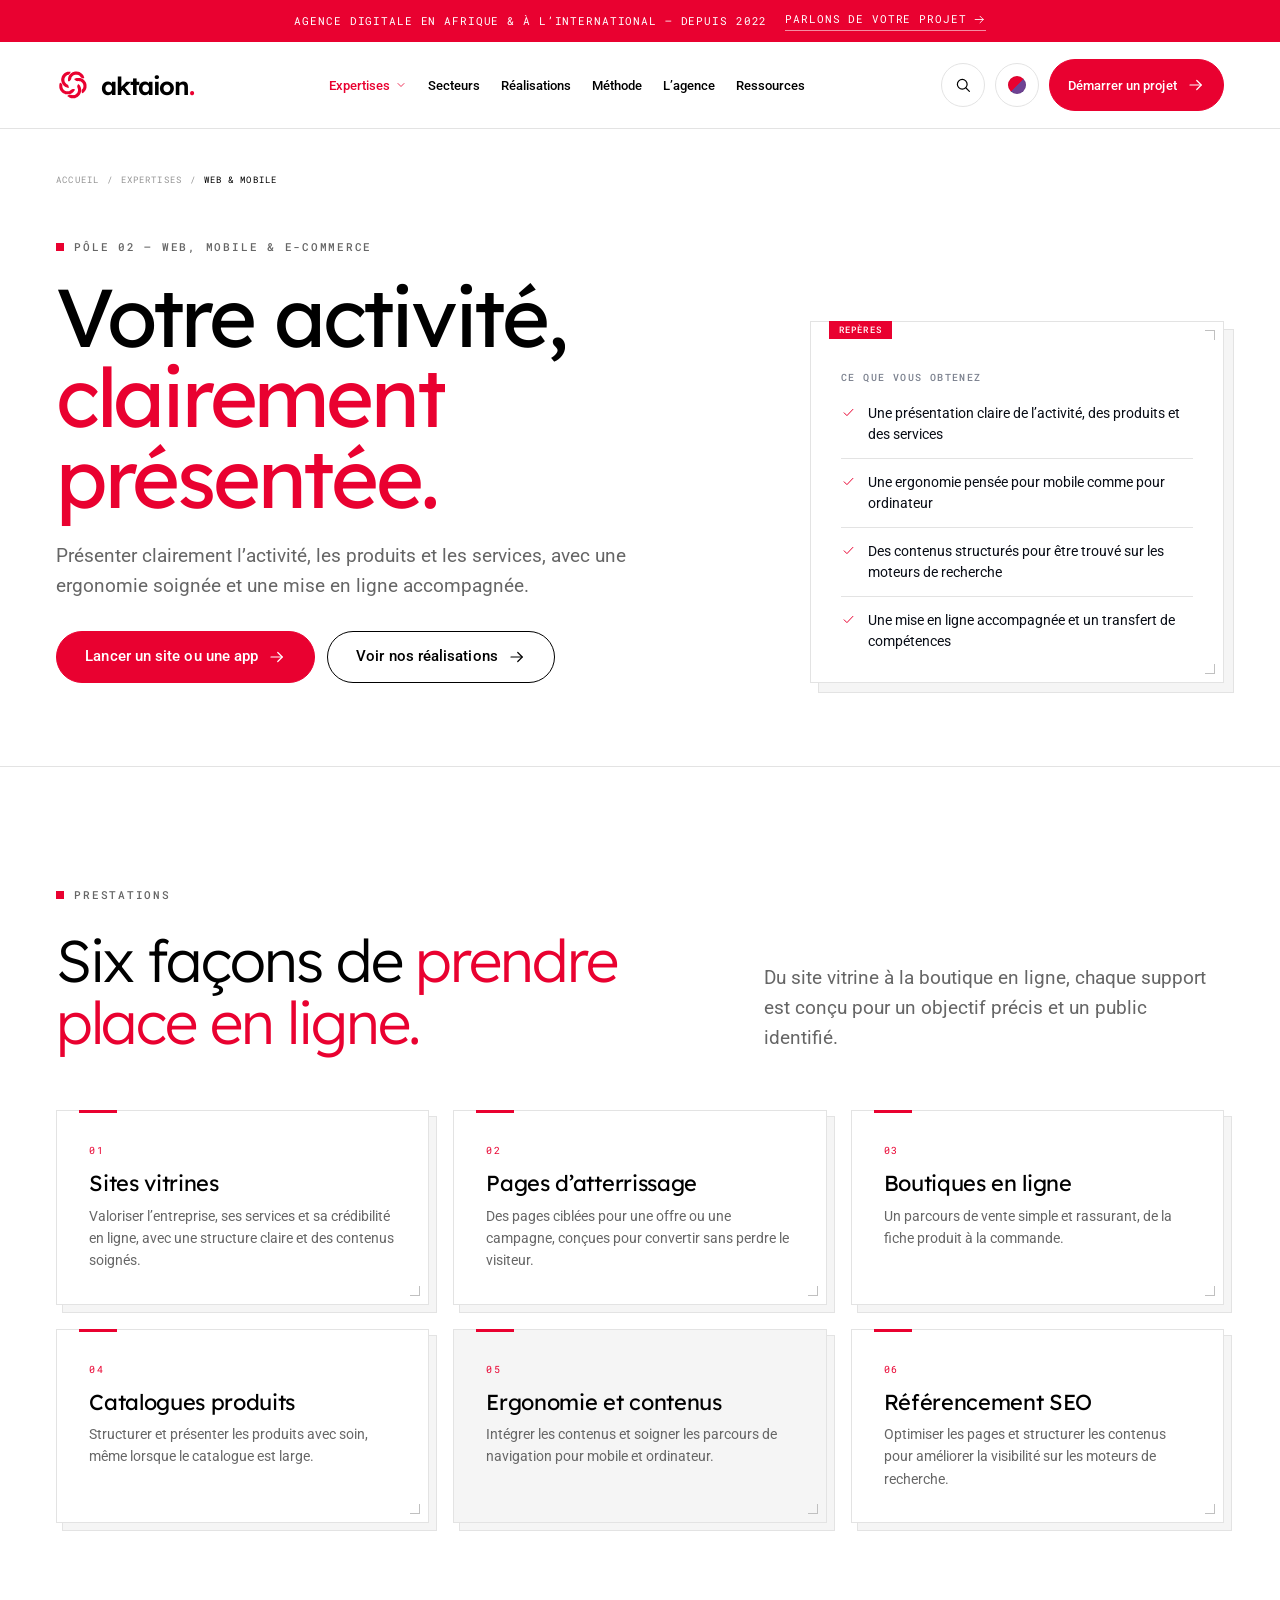
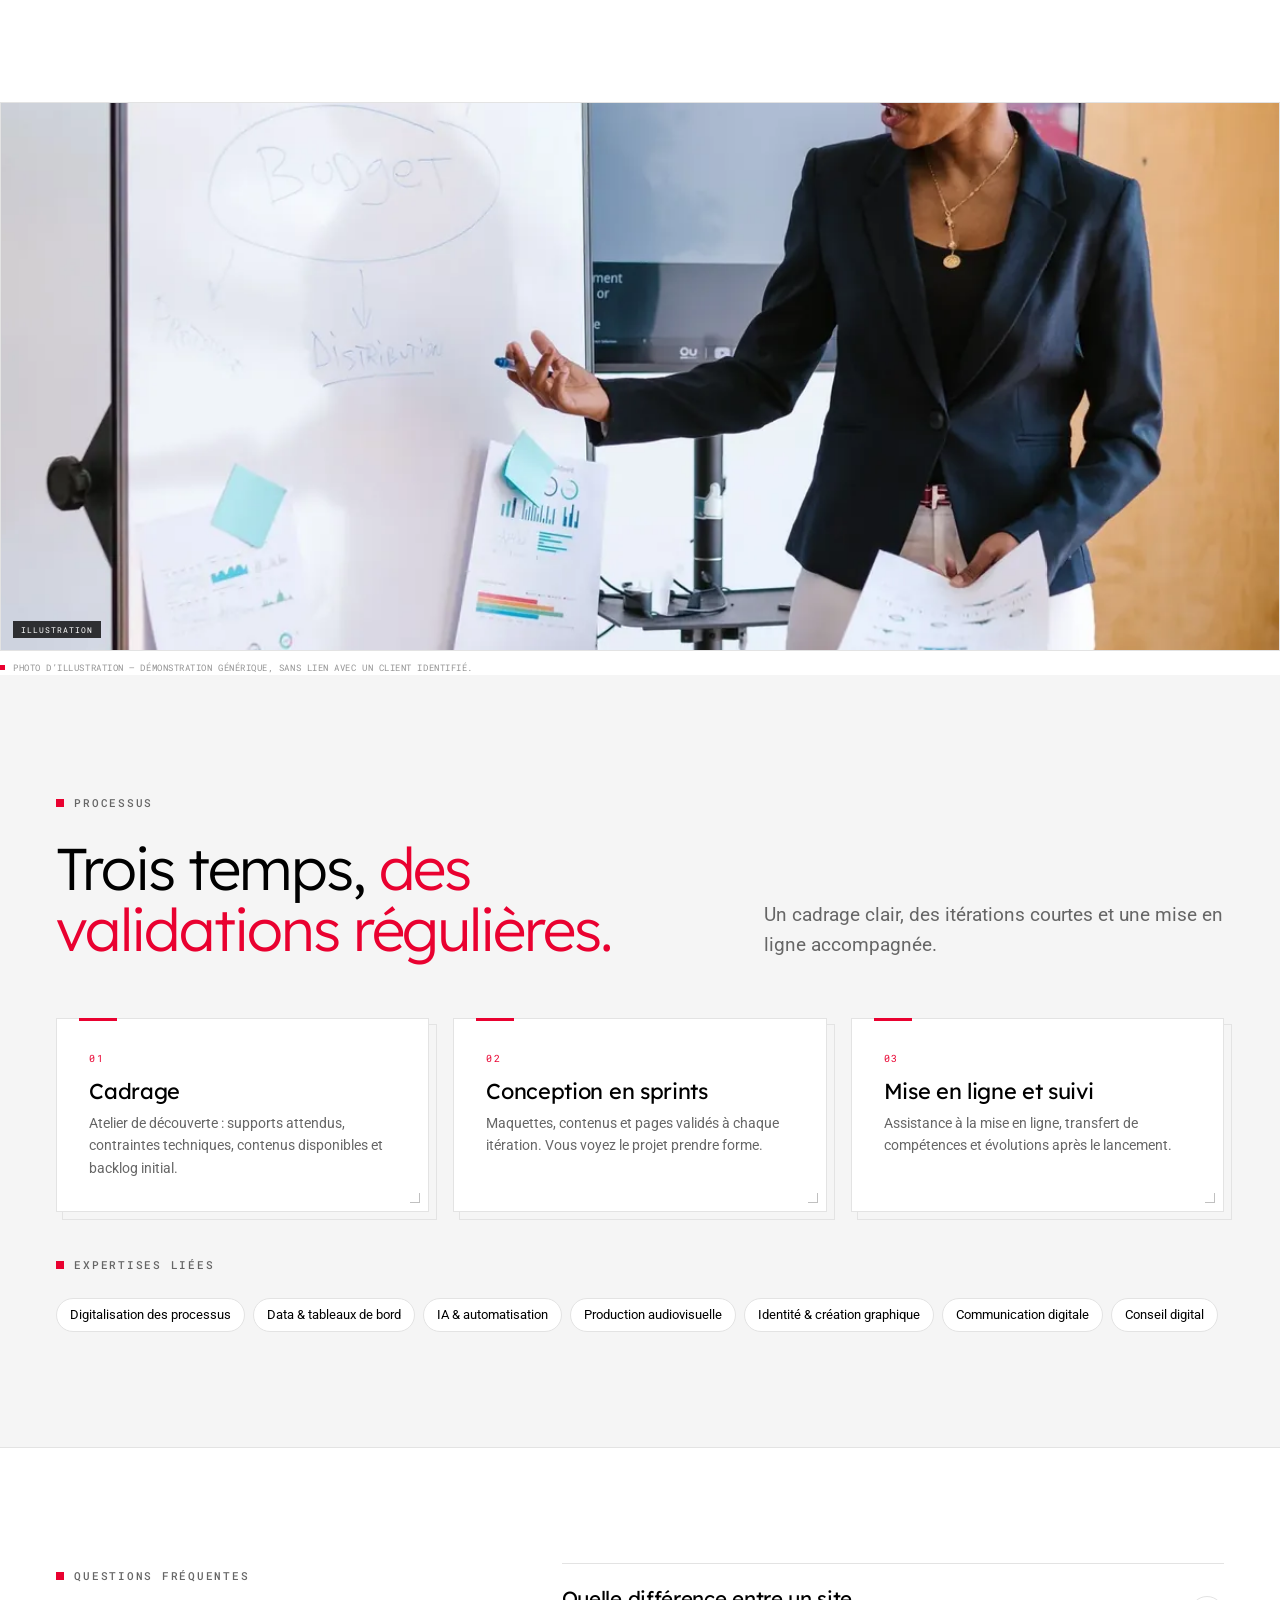
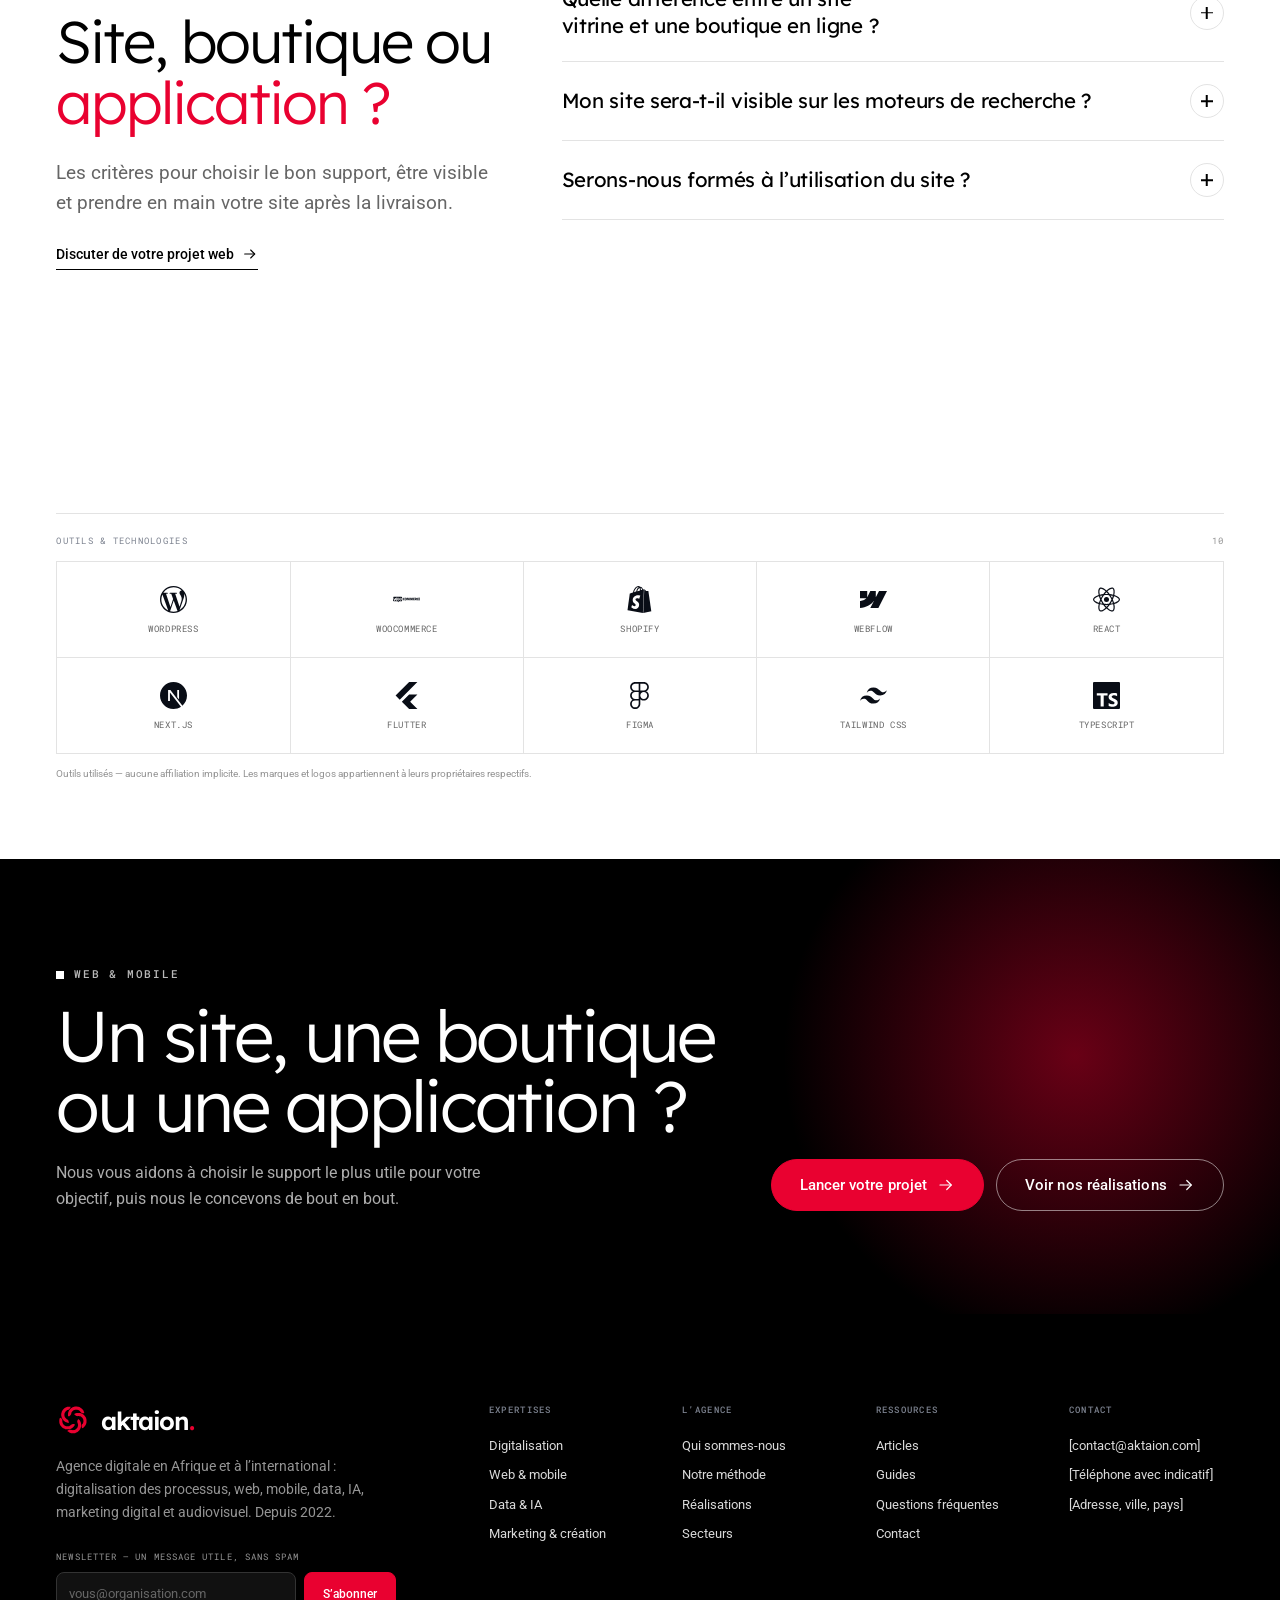
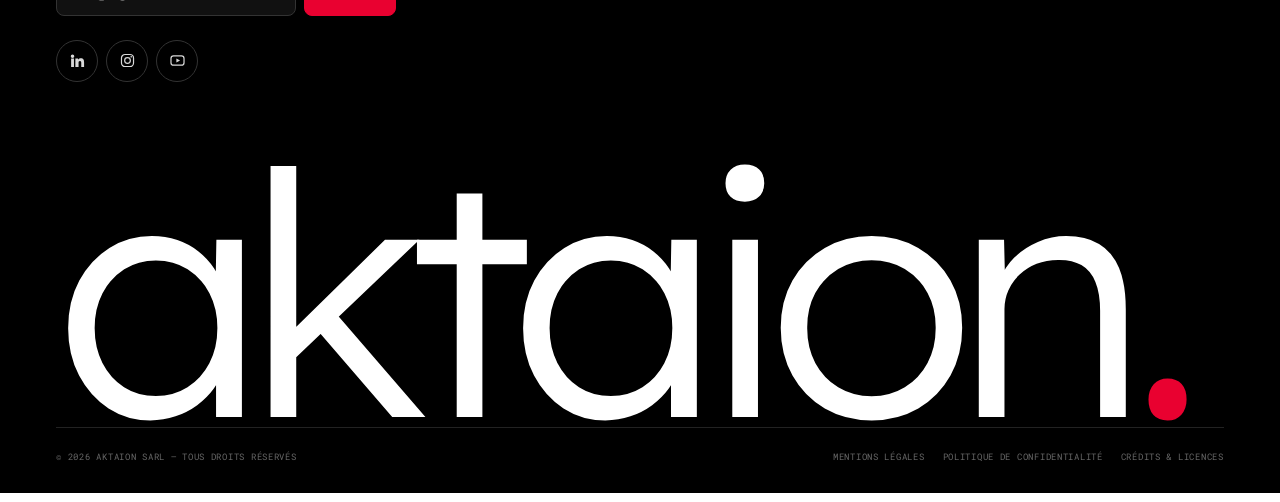
<file: web-mobile.html>
<!doctype html>
<html lang="fr">
<head>
  <meta charset="utf-8">
  <meta name="viewport" content="width=device-width, initial-scale=1">
  <title>Web, mobile & e-commerce — Aktaion</title>
  <meta name="description" content="Sites vitrines, pages d’atterrissage, boutiques en ligne, catalogues, ergonomie et SEO : des expériences web et mobiles claires, rapides et pensées pour convertir.">
  
  <meta name="theme-color" content="#ffffff" data-theme-color>
  <meta property="og:type" content="website">
  <meta property="og:site_name" content="Aktaion">
  <meta property="og:title" content="Web, mobile & e-commerce — Aktaion">
  <meta property="og:description" content="Sites vitrines, pages d’atterrissage, boutiques en ligne, catalogues, ergonomie et SEO : des expériences web et mobiles claires, rapides et pensées pour convertir.">
  <meta property="og:locale" content="fr_FR">
  <meta property="og:image" content="assets/img/og-aktaion.png">
  <meta property="og:image:width" content="1200">
  <meta property="og:image:height" content="630">
  <meta property="og:image:alt" content="Aktaion — agence digitale">
  <meta name="twitter:card" content="summary_large_image">
  <meta name="twitter:title" content="Web, mobile & e-commerce — Aktaion">
  <meta name="twitter:description" content="Sites vitrines, pages d’atterrissage, boutiques en ligne, catalogues, ergonomie et SEO : des expériences web et mobiles claires, rapides et pensées pour convertir.">
  <meta name="twitter:image" content="assets/img/og-aktaion.png">
  <link rel="icon" href="assets/img/favicon.svg" type="image/svg+xml" data-theme-favicon>
  <link rel="apple-touch-icon" href="assets/img/apple-touch-icon.png">
  <link rel="manifest" href="site.webmanifest">
  
  <script>(function(){try{if(localStorage.getItem('aktaion-theme')==='violet'){document.documentElement.setAttribute('data-theme','violet');var f=document.querySelector('[data-theme-favicon]');if(f)f.setAttribute('href','assets/img/favicon-violet.svg');}}catch(e){}})();</script>
  <link rel="preconnect" href="https://fonts.googleapis.com">
  <link rel="preconnect" href="https://fonts.gstatic.com" crossorigin>
  <link href="https://fonts.googleapis.com/css2?family=Lexend+Deca:wght@300;400;500;600&amp;family=Roboto+Mono:wght@400;500&amp;family=Roboto:wght@400;500;700&amp;display=swap" rel="stylesheet">
  <link rel="stylesheet" href="assets/css/site.css">
</head>
<body>
  <div class="scroll-progress" data-scroll-progress aria-hidden="true"></div>
  <a class="skip-link" href="#main">Aller au contenu</a>
  <div class="announce">
    <div class="container">
      <span>Agence digitale en Afrique &amp; à l’international — depuis 2022</span>
      <a href="contact.html">Parlons de votre projet <svg viewBox="0 0 24 24" fill="none" stroke="currentColor" stroke-width="1.6" stroke-linecap="round" stroke-linejoin="round" aria-hidden="true" focusable="false"><path d="M4 12h15"/><path d="m13 6 6 6-6 6"/></svg></a>
    </div>
  </div>
  <header class="site-header" data-header>
    <div class="container">
      <a class="brand" href="index.html" aria-label="Aktaion — accueil"><svg class="brand__mark" viewBox="0 0 512 512" fill="currentColor" aria-hidden="true" focusable="false"><path d="M127.50,95.00 L128.00,94.50 L140.00,94.50 L141.00,95.50 L145.00,95.50 L146.00,96.50 L151.00,97.50 L155.00,99.50 L160.00,103.50 L161.00,103.50 L168.50,111.00 L168.50,112.00 L171.50,115.00 L174.50,121.00 L174.50,123.00 L175.50,124.00 L176.50,129.00 L175.00,130.50 L167.00,130.50 L166.00,129.50 L164.00,129.50 L162.00,127.50 L161.00,127.50 L154.50,121.00 L154.50,120.00 L152.00,117.50 L151.00,117.50 L148.00,114.50 L144.00,112.50 L142.00,112.50 L141.00,111.50 L127.00,111.50 L126.00,112.50 L124.00,112.50 L120.00,114.50 L112.50,121.00 L112.50,122.00 L110.50,124.00 L108.50,128.00 L108.50,130.00 L107.50,131.00 L107.50,134.00 L105.50,138.00 L103.50,140.00 L103.50,141.00 L98.00,145.50 L96.00,146.50 L94.00,146.50 L93.00,147.50 L90.50,144.00 L90.50,131.00 L91.50,130.00 L91.50,126.00 L92.50,125.00 L92.50,123.00 L96.50,115.00 L98.50,113.00 L98.50,112.00 L108.00,102.50 L109.00,102.50 L111.00,100.50 L117.00,97.50 L119.00,97.50 L123.00,95.50 L127.50,95.00 Z M88.50,96.00 L89.00,95.50 L104.00,95.50 L104.50,97.00 L103.50,98.00 L102.50,103.00 L97.00,109.50 L96.00,109.50 L92.00,112.50 L90.00,112.50 L89.00,113.50 L87.00,113.50 L85.00,114.50 L83.00,116.50 L82.00,116.50 L76.50,122.00 L76.50,123.00 L73.50,127.00 L73.50,129.00 L71.50,133.00 L71.50,143.00 L72.50,144.00 L72.50,147.00 L75.50,153.00 L84.00,161.50 L88.00,163.50 L92.50,169.00 L93.50,171.00 L93.50,174.00 L94.50,175.00 L94.50,180.00 L93.00,181.50 L91.00,181.50 L90.00,180.50 L87.00,180.50 L86.00,179.50 L81.00,178.50 L77.00,176.50 L72.00,172.50 L71.00,172.50 L64.50,166.00 L64.50,165.00 L61.50,162.00 L56.50,152.00 L56.50,149.00 L55.50,148.00 L55.50,144.00 L54.50,143.00 L54.50,133.00 L55.50,132.00 L55.50,128.00 L56.50,127.00 L57.50,122.00 L60.50,116.00 L62.50,114.00 L62.50,113.00 L65.50,110.00 L65.50,109.00 L73.00,102.50 L76.00,101.50 L80.00,98.50 L82.00,98.50 L83.00,97.50 L85.00,97.50 L86.00,96.50 L88.50,96.00 Z M137.50,129.00 L138.00,128.50 L152.00,128.50 L153.00,129.50 L157.00,129.50 L158.00,130.50 L160.00,130.50 L161.00,131.50 L163.00,131.50 L167.00,133.50 L173.00,138.50 L174.00,138.50 L178.50,143.00 L178.50,144.00 L183.50,150.00 L186.50,156.00 L186.50,158.00 L187.50,159.00 L187.50,162.00 L188.50,163.00 L188.50,180.00 L187.50,181.00 L187.50,184.00 L186.50,185.00 L186.50,187.00 L182.50,195.00 L179.50,198.00 L179.50,199.00 L172.00,206.50 L171.00,206.50 L167.00,209.50 L166.00,209.50 L163.50,206.00 L163.50,203.00 L162.50,202.00 L162.50,197.00 L163.50,196.00 L163.50,193.00 L165.50,189.00 L169.50,184.00 L170.50,182.00 L170.50,180.00 L171.50,179.00 L171.50,175.00 L172.50,174.00 L172.50,169.00 L171.50,168.00 L171.50,164.00 L170.50,163.00 L170.50,161.00 L167.50,157.00 L167.50,156.00 L160.00,148.50 L156.00,146.50 L154.00,146.50 L153.00,145.50 L149.00,145.50 L148.00,144.50 L143.00,144.50 L142.00,145.50 L140.00,145.50 L139.00,144.50 L135.00,144.50 L129.00,141.50 L125.50,138.00 L123.50,134.00 L128.00,131.50 L130.00,131.50 L131.00,130.50 L137.50,129.00 Z M48.50,154.00 L49.00,153.50 L53.00,155.50 L57.50,160.00 L60.50,166.00 L60.50,175.00 L61.50,176.00 L61.50,180.00 L65.50,188.00 L72.00,194.50 L73.00,194.50 L75.00,196.50 L77.00,197.50 L79.00,197.50 L80.00,198.50 L83.00,198.50 L84.00,199.50 L92.00,199.50 L93.00,198.50 L96.00,198.50 L102.00,195.50 L109.00,189.50 L111.00,189.50 L115.00,187.50 L122.00,187.50 L123.00,188.50 L126.00,188.50 L127.50,190.00 L124.50,196.00 L121.50,199.00 L121.50,200.00 L115.00,206.50 L114.00,206.50 L111.00,209.50 L103.00,213.50 L101.00,213.50 L100.00,214.50 L97.00,214.50 L96.00,215.50 L80.00,215.50 L79.00,214.50 L76.00,214.50 L70.00,211.50 L68.00,211.50 L66.00,209.50 L63.00,208.50 L55.50,202.00 L55.50,201.00 L51.50,197.00 L51.50,196.00 L49.50,194.00 L47.50,190.00 L47.50,188.00 L45.50,184.00 L45.50,181.00 L44.50,180.00 L44.50,164.00 L45.50,163.00 L45.50,160.00 L46.50,159.00 L46.50,157.00 L48.50,154.00 Z M143.50,162.00 L147.00,161.50 L153.50,169.00 L158.50,179.00 L158.50,182.00 L159.50,183.00 L159.50,188.00 L160.50,189.00 L160.50,197.00 L159.50,198.00 L159.50,203.00 L158.50,204.00 L157.50,209.00 L154.50,215.00 L149.50,221.00 L149.50,222.00 L141.00,229.50 L138.00,230.50 L136.00,232.50 L134.00,232.50 L128.00,235.50 L124.00,235.50 L123.00,236.50 L111.00,236.50 L110.00,235.50 L106.00,235.50 L105.00,234.50 L100.00,233.50 L96.00,231.50 L91.00,227.50 L90.00,227.50 L87.50,225.00 L87.50,223.00 L94.00,218.50 L96.00,218.50 L97.00,217.50 L106.00,217.50 L110.00,219.50 L115.00,219.50 L116.00,220.50 L118.00,220.50 L119.00,219.50 L123.00,219.50 L124.00,218.50 L126.00,218.50 L132.00,215.50 L138.50,209.00 L138.50,208.00 L141.50,204.00 L141.50,202.00 L143.50,198.00 L143.50,188.00 L142.50,187.00 L142.50,184.00 L140.50,181.00 L140.50,178.00 L139.50,177.00 L139.50,171.00 L140.50,170.00 L140.50,167.00 L143.50,163.00 L143.50,162.00 Z" transform="translate(-76.800 -216.178) scale(2.84444)" fill="currentColor" fill-rule="evenodd"/></svg><span class="brand__word">aktaion<i>.</i></span></a>
      <nav class="nav" aria-label="Navigation principale"><div class="nav__item nav__item--mega">
        <a class="nav__link" href="expertises.html" aria-current="page">Expertises <svg viewBox="0 0 24 24" fill="none" stroke="currentColor" stroke-width="1.6" stroke-linecap="round" stroke-linejoin="round" aria-hidden="true" focusable="false"><path d="m6 9 6 6 6-6"/></svg></a>
        <div class="mega">
    <div class="mega__head">
      <span class="mono">Quatre pôles d’expertise</span>
      <a href="expertises.html">Voir tous les pôles <svg viewBox="0 0 24 24" fill="none" stroke="currentColor" stroke-width="1.6" stroke-linecap="round" stroke-linejoin="round" aria-hidden="true" focusable="false"><path d="M7 17 17 7"/><path d="M8 7h9v9"/></svg></a>
    </div>
    <div class="mega__grid">
      <a class="mega__link" href="digitalisation.html">
        <span>01</span>
        <strong>Digitalisation des processus</strong>
        <span>Numériser les procédures pour gagner en fiabilité, en traçabilité et en rapidité.</span>
      </a><a class="mega__link" href="web-mobile.html">
        <span>02</span>
        <strong>Web, mobile & e-commerce</strong>
        <span>Sites vitrines, boutiques en ligne et applications mobiles pensés pour convertir.</span>
      </a><a class="mega__link" href="expertises.html#data-ia">
        <span>03</span>
        <strong>Data & intelligence artificielle</strong>
        <span>Données structurées, tableaux de bord et IA appliquée aux métiers.</span>
      </a><a class="mega__link" href="marketing.html">
        <span>04</span>
        <strong>Marketing, création & audiovisuel</strong>
        <span>Stratégie, contenus, vidéo et identité visuelle pour rendre votre organisation visible.</span>
      </a>
    </div>
    <div class="mega__foot">
      <p>Une seule équipe, de l’idée à la mise en ligne.</p>
      <a class="btn btn--black btn--sm" href="contact.html">Parler de votre projet <svg viewBox="0 0 24 24" fill="none" stroke="currentColor" stroke-width="1.6" stroke-linecap="round" stroke-linejoin="round" aria-hidden="true" focusable="false"><path d="M4 12h15"/><path d="m13 6 6 6-6 6"/></svg></a>
    </div>
  </div>
      </div><div class="nav__item"><a class="nav__link" href="secteurs.html">Secteurs</a></div><div class="nav__item"><a class="nav__link" href="realisations.html">Réalisations</a></div><div class="nav__item"><a class="nav__link" href="methode.html">Méthode</a></div><div class="nav__item"><a class="nav__link" href="agence.html">L’agence</a></div><div class="nav__item"><a class="nav__link" href="ressources.html">Ressources</a></div></nav>
      <div class="header__actions">
        <button class="icon-btn" type="button" data-search-open aria-label="Ouvrir la recherche"><svg viewBox="0 0 24 24" fill="none" stroke="currentColor" stroke-width="1.6" stroke-linecap="round" stroke-linejoin="round" aria-hidden="true" focusable="false"><circle cx="11" cy="11" r="6.5"/><path d="m16 16 4.5 4.5"/></svg></button>
        <button class="icon-btn theme-toggle" type="button" data-theme-toggle aria-pressed="false" aria-label="Passer à la version violette" title="Passer à la version violette"><span class="theme-toggle__swatch" aria-hidden="true"></span></button>
        <a class="btn btn--red header__cta" href="contact.html">Démarrer un projet <svg viewBox="0 0 24 24" fill="none" stroke="currentColor" stroke-width="1.6" stroke-linecap="round" stroke-linejoin="round" aria-hidden="true" focusable="false"><path d="M4 12h15"/><path d="m13 6 6 6-6 6"/></svg></a>
        <button class="nav-toggle" type="button" data-menu-toggle aria-controls="mobile-menu" aria-expanded="false" aria-label="Ouvrir le menu">
          <span></span><span></span>
        </button>
      </div>
    </div>
  </header>
  <div class="search-overlay" id="search-overlay" hidden>
    <div class="search-overlay__panel" role="dialog" aria-modal="true" aria-label="Rechercher sur le site">
      <div class="search-overlay__head">
        <span class="mono">Recherche</span>
        <button class="icon-btn" type="button" data-search-close aria-label="Fermer la recherche"><svg viewBox="0 0 24 24" fill="none" stroke="currentColor" stroke-width="1.6" stroke-linecap="round" stroke-linejoin="round" aria-hidden="true" focusable="false"><path d="m6 6 12 12"/><path d="M18 6 6 18"/></svg></button>
      </div>
      <label class="visually-hidden" for="site-search">Rechercher sur le site</label>
      <input type="search" id="site-search" placeholder="Rechercher une expertise, une page…" autocomplete="off">
      <ul class="search-results" data-search-results>
        <li><a href="index.html">Accueil<span>Page</span></a></li><li><a href="expertises.html">Expertises<span>Page</span></a></li><li><a href="digitalisation.html">Digitalisation des processus<span>Pôle 01</span></a></li><li><a href="web-mobile.html">Web, mobile & e-commerce<span>Pôle 02</span></a></li><li><a href="expertises.html#data-ia">Data & intelligence artificielle<span>Pôle 03</span></a></li><li><a href="marketing.html">Marketing, création & audiovisuel<span>Pôle 04</span></a></li><li><a href="secteurs.html">Secteurs public & privé<span>Page</span></a></li><li><a href="realisations.html">Réalisations<span>Page</span></a></li><li><a href="methode.html">Méthode en cinq phases<span>Page</span></a></li><li><a href="agence.html">L’agence<span>Page</span></a></li><li><a href="ressources.html">Ressources & articles<span>Page</span></a></li><li><a href="index.html#faq">FAQ<span>Accueil</span></a></li><li><a href="contact.html">Contact & devis<span>Page</span></a></li>
      </ul>
    </div>
  </div>
  <div class="mobile-menu" id="mobile-menu" hidden>
    <div class="container">
      <div class="mobile-menu__inner">
        <div class="mobile-menu__top">
          <a class="brand" href="index.html" aria-label="Aktaion — accueil"><svg class="brand__mark" viewBox="0 0 512 512" fill="currentColor" aria-hidden="true" focusable="false"><path d="M127.50,95.00 L128.00,94.50 L140.00,94.50 L141.00,95.50 L145.00,95.50 L146.00,96.50 L151.00,97.50 L155.00,99.50 L160.00,103.50 L161.00,103.50 L168.50,111.00 L168.50,112.00 L171.50,115.00 L174.50,121.00 L174.50,123.00 L175.50,124.00 L176.50,129.00 L175.00,130.50 L167.00,130.50 L166.00,129.50 L164.00,129.50 L162.00,127.50 L161.00,127.50 L154.50,121.00 L154.50,120.00 L152.00,117.50 L151.00,117.50 L148.00,114.50 L144.00,112.50 L142.00,112.50 L141.00,111.50 L127.00,111.50 L126.00,112.50 L124.00,112.50 L120.00,114.50 L112.50,121.00 L112.50,122.00 L110.50,124.00 L108.50,128.00 L108.50,130.00 L107.50,131.00 L107.50,134.00 L105.50,138.00 L103.50,140.00 L103.50,141.00 L98.00,145.50 L96.00,146.50 L94.00,146.50 L93.00,147.50 L90.50,144.00 L90.50,131.00 L91.50,130.00 L91.50,126.00 L92.50,125.00 L92.50,123.00 L96.50,115.00 L98.50,113.00 L98.50,112.00 L108.00,102.50 L109.00,102.50 L111.00,100.50 L117.00,97.50 L119.00,97.50 L123.00,95.50 L127.50,95.00 Z M88.50,96.00 L89.00,95.50 L104.00,95.50 L104.50,97.00 L103.50,98.00 L102.50,103.00 L97.00,109.50 L96.00,109.50 L92.00,112.50 L90.00,112.50 L89.00,113.50 L87.00,113.50 L85.00,114.50 L83.00,116.50 L82.00,116.50 L76.50,122.00 L76.50,123.00 L73.50,127.00 L73.50,129.00 L71.50,133.00 L71.50,143.00 L72.50,144.00 L72.50,147.00 L75.50,153.00 L84.00,161.50 L88.00,163.50 L92.50,169.00 L93.50,171.00 L93.50,174.00 L94.50,175.00 L94.50,180.00 L93.00,181.50 L91.00,181.50 L90.00,180.50 L87.00,180.50 L86.00,179.50 L81.00,178.50 L77.00,176.50 L72.00,172.50 L71.00,172.50 L64.50,166.00 L64.50,165.00 L61.50,162.00 L56.50,152.00 L56.50,149.00 L55.50,148.00 L55.50,144.00 L54.50,143.00 L54.50,133.00 L55.50,132.00 L55.50,128.00 L56.50,127.00 L57.50,122.00 L60.50,116.00 L62.50,114.00 L62.50,113.00 L65.50,110.00 L65.50,109.00 L73.00,102.50 L76.00,101.50 L80.00,98.50 L82.00,98.50 L83.00,97.50 L85.00,97.50 L86.00,96.50 L88.50,96.00 Z M137.50,129.00 L138.00,128.50 L152.00,128.50 L153.00,129.50 L157.00,129.50 L158.00,130.50 L160.00,130.50 L161.00,131.50 L163.00,131.50 L167.00,133.50 L173.00,138.50 L174.00,138.50 L178.50,143.00 L178.50,144.00 L183.50,150.00 L186.50,156.00 L186.50,158.00 L187.50,159.00 L187.50,162.00 L188.50,163.00 L188.50,180.00 L187.50,181.00 L187.50,184.00 L186.50,185.00 L186.50,187.00 L182.50,195.00 L179.50,198.00 L179.50,199.00 L172.00,206.50 L171.00,206.50 L167.00,209.50 L166.00,209.50 L163.50,206.00 L163.50,203.00 L162.50,202.00 L162.50,197.00 L163.50,196.00 L163.50,193.00 L165.50,189.00 L169.50,184.00 L170.50,182.00 L170.50,180.00 L171.50,179.00 L171.50,175.00 L172.50,174.00 L172.50,169.00 L171.50,168.00 L171.50,164.00 L170.50,163.00 L170.50,161.00 L167.50,157.00 L167.50,156.00 L160.00,148.50 L156.00,146.50 L154.00,146.50 L153.00,145.50 L149.00,145.50 L148.00,144.50 L143.00,144.50 L142.00,145.50 L140.00,145.50 L139.00,144.50 L135.00,144.50 L129.00,141.50 L125.50,138.00 L123.50,134.00 L128.00,131.50 L130.00,131.50 L131.00,130.50 L137.50,129.00 Z M48.50,154.00 L49.00,153.50 L53.00,155.50 L57.50,160.00 L60.50,166.00 L60.50,175.00 L61.50,176.00 L61.50,180.00 L65.50,188.00 L72.00,194.50 L73.00,194.50 L75.00,196.50 L77.00,197.50 L79.00,197.50 L80.00,198.50 L83.00,198.50 L84.00,199.50 L92.00,199.50 L93.00,198.50 L96.00,198.50 L102.00,195.50 L109.00,189.50 L111.00,189.50 L115.00,187.50 L122.00,187.50 L123.00,188.50 L126.00,188.50 L127.50,190.00 L124.50,196.00 L121.50,199.00 L121.50,200.00 L115.00,206.50 L114.00,206.50 L111.00,209.50 L103.00,213.50 L101.00,213.50 L100.00,214.50 L97.00,214.50 L96.00,215.50 L80.00,215.50 L79.00,214.50 L76.00,214.50 L70.00,211.50 L68.00,211.50 L66.00,209.50 L63.00,208.50 L55.50,202.00 L55.50,201.00 L51.50,197.00 L51.50,196.00 L49.50,194.00 L47.50,190.00 L47.50,188.00 L45.50,184.00 L45.50,181.00 L44.50,180.00 L44.50,164.00 L45.50,163.00 L45.50,160.00 L46.50,159.00 L46.50,157.00 L48.50,154.00 Z M143.50,162.00 L147.00,161.50 L153.50,169.00 L158.50,179.00 L158.50,182.00 L159.50,183.00 L159.50,188.00 L160.50,189.00 L160.50,197.00 L159.50,198.00 L159.50,203.00 L158.50,204.00 L157.50,209.00 L154.50,215.00 L149.50,221.00 L149.50,222.00 L141.00,229.50 L138.00,230.50 L136.00,232.50 L134.00,232.50 L128.00,235.50 L124.00,235.50 L123.00,236.50 L111.00,236.50 L110.00,235.50 L106.00,235.50 L105.00,234.50 L100.00,233.50 L96.00,231.50 L91.00,227.50 L90.00,227.50 L87.50,225.00 L87.50,223.00 L94.00,218.50 L96.00,218.50 L97.00,217.50 L106.00,217.50 L110.00,219.50 L115.00,219.50 L116.00,220.50 L118.00,220.50 L119.00,219.50 L123.00,219.50 L124.00,218.50 L126.00,218.50 L132.00,215.50 L138.50,209.00 L138.50,208.00 L141.50,204.00 L141.50,202.00 L143.50,198.00 L143.50,188.00 L142.50,187.00 L142.50,184.00 L140.50,181.00 L140.50,178.00 L139.50,177.00 L139.50,171.00 L140.50,170.00 L140.50,167.00 L143.50,163.00 L143.50,162.00 Z" transform="translate(-76.800 -216.178) scale(2.84444)" fill="currentColor" fill-rule="evenodd"/></svg><span class="brand__word">aktaion<i>.</i></span></a>
          <button class="mobile-menu__close" type="button" data-menu-close aria-label="Fermer le menu"><svg viewBox="0 0 24 24" fill="none" stroke="currentColor" stroke-width="1.6" stroke-linecap="round" stroke-linejoin="round" aria-hidden="true" focusable="false"><path d="m6 6 12 12"/><path d="M18 6 6 18"/></svg></button>
        </div>
        <details>
          <summary>Expertises <svg viewBox="0 0 24 24" fill="none" stroke="currentColor" stroke-width="1.6" stroke-linecap="round" stroke-linejoin="round" aria-hidden="true" focusable="false"><path d="m6 9 6 6 6-6"/></svg></summary>
          <div class="mobile-sub">
            <a href="digitalisation.html">01 — Digitalisation des processus</a><a href="web-mobile.html">02 — Web, mobile & e-commerce</a><a href="expertises.html#data-ia">03 — Data & intelligence artificielle</a><a href="marketing.html">04 — Marketing, création & audiovisuel</a>
            <a href="expertises.html">Tous les pôles</a>
          </div>
        </details>
        <a class="mobile-link" href="secteurs.html">Secteurs <svg viewBox="0 0 24 24" fill="none" stroke="currentColor" stroke-width="1.6" stroke-linecap="round" stroke-linejoin="round" aria-hidden="true" focusable="false"><path d="M7 17 17 7"/><path d="M8 7h9v9"/></svg></a><a class="mobile-link" href="realisations.html">Réalisations <svg viewBox="0 0 24 24" fill="none" stroke="currentColor" stroke-width="1.6" stroke-linecap="round" stroke-linejoin="round" aria-hidden="true" focusable="false"><path d="M7 17 17 7"/><path d="M8 7h9v9"/></svg></a><a class="mobile-link" href="methode.html">Méthode <svg viewBox="0 0 24 24" fill="none" stroke="currentColor" stroke-width="1.6" stroke-linecap="round" stroke-linejoin="round" aria-hidden="true" focusable="false"><path d="M7 17 17 7"/><path d="M8 7h9v9"/></svg></a><a class="mobile-link" href="agence.html">L’agence <svg viewBox="0 0 24 24" fill="none" stroke="currentColor" stroke-width="1.6" stroke-linecap="round" stroke-linejoin="round" aria-hidden="true" focusable="false"><path d="M7 17 17 7"/><path d="M8 7h9v9"/></svg></a><a class="mobile-link" href="ressources.html">Ressources <svg viewBox="0 0 24 24" fill="none" stroke="currentColor" stroke-width="1.6" stroke-linecap="round" stroke-linejoin="round" aria-hidden="true" focusable="false"><path d="M7 17 17 7"/><path d="M8 7h9v9"/></svg></a>
        <a class="btn btn--red" href="contact.html">Démarrer un projet <svg viewBox="0 0 24 24" fill="none" stroke="currentColor" stroke-width="1.6" stroke-linecap="round" stroke-linejoin="round" aria-hidden="true" focusable="false"><path d="M4 12h15"/><path d="m13 6 6 6-6 6"/></svg></a>
      </div>
    </div>
  </div>
  <main id="main">

<section class="page-hero">
    <div class="container">
      <nav class="breadcrumb" aria-label="Fil d’Ariane">
        <a href="index.html">Accueil</a><span aria-hidden="true">/</span><a href="expertises.html">Expertises</a><span aria-hidden="true">/</span><span aria-current="page">Web & mobile</span>
      </nav>
      <div class="page-hero__grid">
        <div>
          <span class="eyebrow">Pôle 02 — Web, mobile & e-commerce</span>
          <h1 class="h1 page-hero__title"><span class="kinetic" data-kinetic>Votre activité, <em>clairement présentée.</em></span></h1>
          <p class="lead page-hero__lead">Présenter clairement l’activité, les produits et les services, avec une ergonomie soignée et une mise en ligne accompagnée.</p>
          <div class="hero__actions"><a class="btn btn--red" href="contact.html" data-magnetic>Lancer un site ou une app<svg viewBox="0 0 24 24" fill="none" stroke="currentColor" stroke-width="1.6" stroke-linecap="round" stroke-linejoin="round" aria-hidden="true" focusable="false"><path d="M4 12h15"/><path d="m13 6 6 6-6 6"/></svg></a><a class="btn btn--outline" href="realisations.html" data-magnetic>Voir nos réalisations<svg viewBox="0 0 24 24" fill="none" stroke="currentColor" stroke-width="1.6" stroke-linecap="round" stroke-linejoin="round" aria-hidden="true" focusable="false"><path d="M4 12h15"/><path d="m13 6 6 6-6 6"/></svg></a></div>
        </div>
        <div class="points-card file-card file-card--points reveal" data-tilt>
    <span class="file-card__tab" aria-hidden="true">Repères</span>
    <h2>Ce que vous obtenez</h2>
    <ul><li><svg viewBox="0 0 24 24" fill="none" stroke="currentColor" stroke-width="1.6" stroke-linecap="round" stroke-linejoin="round" aria-hidden="true" focusable="false"><path d="m5 12.5 4.5 4.5L19 7"/></svg><span>Une présentation claire de l’activité, des produits et des services</span></li><li><svg viewBox="0 0 24 24" fill="none" stroke="currentColor" stroke-width="1.6" stroke-linecap="round" stroke-linejoin="round" aria-hidden="true" focusable="false"><path d="m5 12.5 4.5 4.5L19 7"/></svg><span>Une ergonomie pensée pour mobile comme pour ordinateur</span></li><li><svg viewBox="0 0 24 24" fill="none" stroke="currentColor" stroke-width="1.6" stroke-linecap="round" stroke-linejoin="round" aria-hidden="true" focusable="false"><path d="m5 12.5 4.5 4.5L19 7"/></svg><span>Des contenus structurés pour être trouvé sur les moteurs de recherche</span></li><li><svg viewBox="0 0 24 24" fill="none" stroke="currentColor" stroke-width="1.6" stroke-linecap="round" stroke-linejoin="round" aria-hidden="true" focusable="false"><path d="m5 12.5 4.5 4.5L19 7"/></svg><span>Une mise en ligne accompagnée et un transfert de compétences</span></li></ul>
    <span class="file-card__crop file-card__crop--br" aria-hidden="true"></span>
  </div>
      </div>
    </div>
  </section>

<section class="section" id="offres">
  <div class="container">
    <div class="section-head reveal">
    <div>
      <span class="eyebrow">Prestations</span>
      <h2 class="h2 mt-24">Six façons de <em>prendre place en ligne.</em></h2>
    </div>
    <div class="section-head__lead">
      <p class="lead">Du site vitrine à la boutique en ligne, chaque support est conçu pour un objectif précis et un public identifié.</p>
      
    </div>
  </div>
    <div class="card-grid-3" data-stagger>
      <article class="panel reveal">
    <span class="panel__num">01</span>
    <h3 class="h4">Sites vitrines</h3>
    <p>Valoriser l’entreprise, ses services et sa crédibilité en ligne, avec une structure claire et des contenus soignés.</p>
    
    
  </article>
      <article class="panel reveal">
    <span class="panel__num">02</span>
    <h3 class="h4">Pages d’atterrissage</h3>
    <p>Des pages ciblées pour une offre ou une campagne, conçues pour convertir sans perdre le visiteur.</p>
    
    
  </article>
      <article class="panel reveal">
    <span class="panel__num">03</span>
    <h3 class="h4">Boutiques en ligne</h3>
    <p>Un parcours de vente simple et rassurant, de la fiche produit à la commande.</p>
    
    
  </article>
      <article class="panel reveal">
    <span class="panel__num">04</span>
    <h3 class="h4">Catalogues produits</h3>
    <p>Structurer et présenter les produits avec soin, même lorsque le catalogue est large.</p>
    
    
  </article>
      <article class="panel panel--grey reveal">
    <span class="panel__num">05</span>
    <h3 class="h4">Ergonomie et contenus</h3>
    <p>Intégrer les contenus et soigner les parcours de navigation pour mobile et ordinateur.</p>
    
    
  </article>
      <article class="panel reveal">
    <span class="panel__num">06</span>
    <h3 class="h4">Référencement SEO</h3>
    <p>Optimiser les pages et structurer les contenus pour améliorer la visibilité sur les moteurs de recherche.</p>
    
    
  </article>
    </div>
  </div>
</section>

<div class="media-band" data-parallax="0.06">
    <figure class="media media-band__figure">
    <div class="media__frame" style="aspect-ratio:21 / 9">
      <img src="assets/img/photos/web-demo-1280.webp" srcset="assets/img/photos/web-demo-640.webp 640w, assets/img/photos/web-demo-1280.webp 1280w" sizes="100vw" width="1280" height="720" alt="Présentation d’une solution lors d’une démonstration." loading="lazy" decoding="async" draggable="false" style="object-position:50% 35%">
      <span class="media__stamp" aria-hidden="true">Illustration</span>
    </div>
    <figcaption class="media__caption">Photo d’illustration — démonstration générique, sans lien avec un client identifié.</figcaption>
  </figure>
  </div>

<section class="section section--grey">
  <div class="container">
    <div class="section-head reveal">
    <div>
      <span class="eyebrow">Processus</span>
      <h2 class="h2 mt-24">Trois temps, <em>des validations régulières.</em></h2>
    </div>
    <div class="section-head__lead">
      <p class="lead">Un cadrage clair, des itérations courtes et une mise en ligne accompagnée.</p>
      
    </div>
  </div>
    <div class="card-grid-3">
      <article class="panel reveal">
    <span class="panel__num">01</span>
    <h3 class="h4">Cadrage</h3>
    <p>Atelier de découverte : supports attendus, contraintes techniques, contenus disponibles et backlog initial.</p>
    
    
  </article>
      <article class="panel reveal">
    <span class="panel__num">02</span>
    <h3 class="h4">Conception en sprints</h3>
    <p>Maquettes, contenus et pages validés à chaque itération. Vous voyez le projet prendre forme.</p>
    
    
  </article>
      <article class="panel reveal">
    <span class="panel__num">03</span>
    <h3 class="h4">Mise en ligne et suivi</h3>
    <p>Assistance à la mise en ligne, transfert de compétences et évolutions après le lancement.</p>
    
    
  </article>
    </div>
    <div class="mt-40 reveal">
      <span class="eyebrow">Expertises liées</span>
      <ul class="chip-list">
        <li><a class="chip" href="digitalisation.html">Digitalisation des processus</a></li>
        <li><a class="chip" href="expertises.html#data-ia">Data &amp; tableaux de bord</a></li>
        <li><a class="chip" href="expertises.html#data-ia">IA &amp; automatisation</a></li>
        <li><a class="chip" href="marketing.html">Production audiovisuelle</a></li>
        <li><a class="chip" href="marketing.html">Identité &amp; création graphique</a></li>
        <li><a class="chip" href="marketing.html">Communication digitale</a></li>
        <li><a class="chip" href="marketing.html">Conseil digital</a></li>
      </ul>
    </div>
  </div>
</section>

<section class="section--line section">
  <div class="container">
    <div class="faq-layout">
      <div class="reveal">
        <span class="eyebrow">Questions fréquentes</span>
        <h2 class="h2 mt-24">Site, boutique ou <em>application ?</em></h2>
        <p class="lead mt-24">Les critères pour choisir le bon support, être visible et prendre en main votre site après la livraison.</p>
        <div class="mt-24"><a class="link-arrow" href="contact.html">Discuter de votre projet web <svg viewBox="0 0 24 24" fill="none" stroke="currentColor" stroke-width="1.6" stroke-linecap="round" stroke-linejoin="round" aria-hidden="true" focusable="false"><path d="M4 12h15"/><path d="m13 6 6 6-6 6"/></svg></a></div>
      </div>
      <div class="faq">
    <div class="faq__item">
      <button class="faq__btn" type="button" aria-expanded="false" aria-controls="web-faq-1">
        <span>Quelle différence entre un site vitrine et une boutique en ligne ?</span>
        <span class="faq__icon" aria-hidden="true"></span>
      </button>
      <div class="faq__panel" id="web-faq-1" aria-hidden="true"><p>Le site vitrine présente l’activité et les services ; la boutique ajoute un catalogue, un panier et un parcours de commande.</p></div>
    </div><div class="faq__item">
      <button class="faq__btn" type="button" aria-expanded="false" aria-controls="web-faq-2">
        <span>Mon site sera-t-il visible sur les moteurs de recherche ?</span>
        <span class="faq__icon" aria-hidden="true"></span>
      </button>
      <div class="faq__panel" id="web-faq-2" aria-hidden="true"><p>Les contenus sont structurés et les pages optimisées pour améliorer la visibilité.</p></div>
    </div><div class="faq__item">
      <button class="faq__btn" type="button" aria-expanded="false" aria-controls="web-faq-3">
        <span>Serons-nous formés à l’utilisation du site ?</span>
        <span class="faq__icon" aria-hidden="true"></span>
      </button>
      <div class="faq__panel" id="web-faq-3" aria-hidden="true"><p>Oui : la livraison inclut une assistance à la mise en ligne et un transfert de compétences.</p></div>
    </div>
  </div>
    </div>
  </div>
</section>

<section class="section section--tight">
  <div class="container">
    <div class="logo-wall logo-wall--light reveal" role="group" aria-label="Outils &amp; technologies">
    <div class="logo-wall__head">
      <span class="mono">Outils &amp; technologies</span>
      <span class="logo-wall__count">10</span>
    </div>
    <ul class="logo-wall__list"><li class="logo-tile" data-tool="wordpress" style="--logo:url('../../assets/img/logos/wordpress.svg')">
      <span class="logo-tile__mark" aria-hidden="true"></span>
      <span class="logo-tile__name">WordPress</span>
    </li><li class="logo-tile" data-tool="woocommerce" style="--logo:url('../../assets/img/logos/woocommerce.svg')">
      <span class="logo-tile__mark" aria-hidden="true"></span>
      <span class="logo-tile__name">WooCommerce</span>
    </li><li class="logo-tile" data-tool="shopify" style="--logo:url('../../assets/img/logos/shopify.svg')">
      <span class="logo-tile__mark" aria-hidden="true"></span>
      <span class="logo-tile__name">Shopify</span>
    </li><li class="logo-tile" data-tool="webflow" style="--logo:url('../../assets/img/logos/webflow.svg')">
      <span class="logo-tile__mark" aria-hidden="true"></span>
      <span class="logo-tile__name">Webflow</span>
    </li><li class="logo-tile" data-tool="react" style="--logo:url('../../assets/img/logos/react.svg')">
      <span class="logo-tile__mark" aria-hidden="true"></span>
      <span class="logo-tile__name">React</span>
    </li><li class="logo-tile" data-tool="nextdotjs" style="--logo:url('../../assets/img/logos/nextdotjs.svg')">
      <span class="logo-tile__mark" aria-hidden="true"></span>
      <span class="logo-tile__name">Next.js</span>
    </li><li class="logo-tile" data-tool="flutter" style="--logo:url('../../assets/img/logos/flutter.svg')">
      <span class="logo-tile__mark" aria-hidden="true"></span>
      <span class="logo-tile__name">Flutter</span>
    </li><li class="logo-tile" data-tool="figma" style="--logo:url('../../assets/img/logos/figma.svg')">
      <span class="logo-tile__mark" aria-hidden="true"></span>
      <span class="logo-tile__name">Figma</span>
    </li><li class="logo-tile" data-tool="tailwindcss" style="--logo:url('../../assets/img/logos/tailwindcss.svg')">
      <span class="logo-tile__mark" aria-hidden="true"></span>
      <span class="logo-tile__name">Tailwind CSS</span>
    </li><li class="logo-tile" data-tool="typescript" style="--logo:url('../../assets/img/logos/typescript.svg')">
      <span class="logo-tile__mark" aria-hidden="true"></span>
      <span class="logo-tile__name">TypeScript</span>
    </li></ul>
    <p class="logo-note">Outils utilisés — aucune affiliation implicite. Les marques et logos appartiennent à leurs propriétaires respectifs.</p>
  </div>
  </div>
</section>

<section class="cta-band">
    <div class="container">
      <div>
        <span class="eyebrow eyebrow--light">Web & mobile</span>
        <h2>Un site, une boutique ou une application ?</h2>
        <p>Nous vous aidons à choisir le support le plus utile pour votre objectif, puis nous le concevons de bout en bout.</p>
      </div>
      <div class="hero__actions mt-0"><a class="btn btn--red" href="contact.html" data-magnetic>Lancer votre projet<svg viewBox="0 0 24 24" fill="none" stroke="currentColor" stroke-width="1.6" stroke-linecap="round" stroke-linejoin="round" aria-hidden="true" focusable="false"><path d="M4 12h15"/><path d="m13 6 6 6-6 6"/></svg></a><a class="btn btn--ghost-light" href="realisations.html" data-magnetic>Voir nos réalisations<svg viewBox="0 0 24 24" fill="none" stroke="currentColor" stroke-width="1.6" stroke-linecap="round" stroke-linejoin="round" aria-hidden="true" focusable="false"><path d="M4 12h15"/><path d="m13 6 6 6-6 6"/></svg></a></div>
    </div>
  </section>

  </main>
  <footer class="site-footer">
    <div class="container">
      <div class="footer__top">
        <div class="footer__brand">
          <a class="brand" href="index.html" aria-label="Aktaion — accueil"><svg class="brand__mark" viewBox="0 0 512 512" fill="currentColor" aria-hidden="true" focusable="false"><path d="M127.50,95.00 L128.00,94.50 L140.00,94.50 L141.00,95.50 L145.00,95.50 L146.00,96.50 L151.00,97.50 L155.00,99.50 L160.00,103.50 L161.00,103.50 L168.50,111.00 L168.50,112.00 L171.50,115.00 L174.50,121.00 L174.50,123.00 L175.50,124.00 L176.50,129.00 L175.00,130.50 L167.00,130.50 L166.00,129.50 L164.00,129.50 L162.00,127.50 L161.00,127.50 L154.50,121.00 L154.50,120.00 L152.00,117.50 L151.00,117.50 L148.00,114.50 L144.00,112.50 L142.00,112.50 L141.00,111.50 L127.00,111.50 L126.00,112.50 L124.00,112.50 L120.00,114.50 L112.50,121.00 L112.50,122.00 L110.50,124.00 L108.50,128.00 L108.50,130.00 L107.50,131.00 L107.50,134.00 L105.50,138.00 L103.50,140.00 L103.50,141.00 L98.00,145.50 L96.00,146.50 L94.00,146.50 L93.00,147.50 L90.50,144.00 L90.50,131.00 L91.50,130.00 L91.50,126.00 L92.50,125.00 L92.50,123.00 L96.50,115.00 L98.50,113.00 L98.50,112.00 L108.00,102.50 L109.00,102.50 L111.00,100.50 L117.00,97.50 L119.00,97.50 L123.00,95.50 L127.50,95.00 Z M88.50,96.00 L89.00,95.50 L104.00,95.50 L104.50,97.00 L103.50,98.00 L102.50,103.00 L97.00,109.50 L96.00,109.50 L92.00,112.50 L90.00,112.50 L89.00,113.50 L87.00,113.50 L85.00,114.50 L83.00,116.50 L82.00,116.50 L76.50,122.00 L76.50,123.00 L73.50,127.00 L73.50,129.00 L71.50,133.00 L71.50,143.00 L72.50,144.00 L72.50,147.00 L75.50,153.00 L84.00,161.50 L88.00,163.50 L92.50,169.00 L93.50,171.00 L93.50,174.00 L94.50,175.00 L94.50,180.00 L93.00,181.50 L91.00,181.50 L90.00,180.50 L87.00,180.50 L86.00,179.50 L81.00,178.50 L77.00,176.50 L72.00,172.50 L71.00,172.50 L64.50,166.00 L64.50,165.00 L61.50,162.00 L56.50,152.00 L56.50,149.00 L55.50,148.00 L55.50,144.00 L54.50,143.00 L54.50,133.00 L55.50,132.00 L55.50,128.00 L56.50,127.00 L57.50,122.00 L60.50,116.00 L62.50,114.00 L62.50,113.00 L65.50,110.00 L65.50,109.00 L73.00,102.50 L76.00,101.50 L80.00,98.50 L82.00,98.50 L83.00,97.50 L85.00,97.50 L86.00,96.50 L88.50,96.00 Z M137.50,129.00 L138.00,128.50 L152.00,128.50 L153.00,129.50 L157.00,129.50 L158.00,130.50 L160.00,130.50 L161.00,131.50 L163.00,131.50 L167.00,133.50 L173.00,138.50 L174.00,138.50 L178.50,143.00 L178.50,144.00 L183.50,150.00 L186.50,156.00 L186.50,158.00 L187.50,159.00 L187.50,162.00 L188.50,163.00 L188.50,180.00 L187.50,181.00 L187.50,184.00 L186.50,185.00 L186.50,187.00 L182.50,195.00 L179.50,198.00 L179.50,199.00 L172.00,206.50 L171.00,206.50 L167.00,209.50 L166.00,209.50 L163.50,206.00 L163.50,203.00 L162.50,202.00 L162.50,197.00 L163.50,196.00 L163.50,193.00 L165.50,189.00 L169.50,184.00 L170.50,182.00 L170.50,180.00 L171.50,179.00 L171.50,175.00 L172.50,174.00 L172.50,169.00 L171.50,168.00 L171.50,164.00 L170.50,163.00 L170.50,161.00 L167.50,157.00 L167.50,156.00 L160.00,148.50 L156.00,146.50 L154.00,146.50 L153.00,145.50 L149.00,145.50 L148.00,144.50 L143.00,144.50 L142.00,145.50 L140.00,145.50 L139.00,144.50 L135.00,144.50 L129.00,141.50 L125.50,138.00 L123.50,134.00 L128.00,131.50 L130.00,131.50 L131.00,130.50 L137.50,129.00 Z M48.50,154.00 L49.00,153.50 L53.00,155.50 L57.50,160.00 L60.50,166.00 L60.50,175.00 L61.50,176.00 L61.50,180.00 L65.50,188.00 L72.00,194.50 L73.00,194.50 L75.00,196.50 L77.00,197.50 L79.00,197.50 L80.00,198.50 L83.00,198.50 L84.00,199.50 L92.00,199.50 L93.00,198.50 L96.00,198.50 L102.00,195.50 L109.00,189.50 L111.00,189.50 L115.00,187.50 L122.00,187.50 L123.00,188.50 L126.00,188.50 L127.50,190.00 L124.50,196.00 L121.50,199.00 L121.50,200.00 L115.00,206.50 L114.00,206.50 L111.00,209.50 L103.00,213.50 L101.00,213.50 L100.00,214.50 L97.00,214.50 L96.00,215.50 L80.00,215.50 L79.00,214.50 L76.00,214.50 L70.00,211.50 L68.00,211.50 L66.00,209.50 L63.00,208.50 L55.50,202.00 L55.50,201.00 L51.50,197.00 L51.50,196.00 L49.50,194.00 L47.50,190.00 L47.50,188.00 L45.50,184.00 L45.50,181.00 L44.50,180.00 L44.50,164.00 L45.50,163.00 L45.50,160.00 L46.50,159.00 L46.50,157.00 L48.50,154.00 Z M143.50,162.00 L147.00,161.50 L153.50,169.00 L158.50,179.00 L158.50,182.00 L159.50,183.00 L159.50,188.00 L160.50,189.00 L160.50,197.00 L159.50,198.00 L159.50,203.00 L158.50,204.00 L157.50,209.00 L154.50,215.00 L149.50,221.00 L149.50,222.00 L141.00,229.50 L138.00,230.50 L136.00,232.50 L134.00,232.50 L128.00,235.50 L124.00,235.50 L123.00,236.50 L111.00,236.50 L110.00,235.50 L106.00,235.50 L105.00,234.50 L100.00,233.50 L96.00,231.50 L91.00,227.50 L90.00,227.50 L87.50,225.00 L87.50,223.00 L94.00,218.50 L96.00,218.50 L97.00,217.50 L106.00,217.50 L110.00,219.50 L115.00,219.50 L116.00,220.50 L118.00,220.50 L119.00,219.50 L123.00,219.50 L124.00,218.50 L126.00,218.50 L132.00,215.50 L138.50,209.00 L138.50,208.00 L141.50,204.00 L141.50,202.00 L143.50,198.00 L143.50,188.00 L142.50,187.00 L142.50,184.00 L140.50,181.00 L140.50,178.00 L139.50,177.00 L139.50,171.00 L140.50,170.00 L140.50,167.00 L143.50,163.00 L143.50,162.00 Z" transform="translate(-76.800 -216.178) scale(2.84444)" fill="currentColor" fill-rule="evenodd"/></svg><span class="brand__word">aktaion<i>.</i></span></a>
          <p>Agence digitale en Afrique et à l’international : digitalisation des processus, web, mobile, data, IA, marketing digital et audiovisuel. Depuis 2022.</p>
          <form class="footer__news" data-newsletter>
    <label for="footer-email">Newsletter — un message utile, sans spam</label>
    <div class="footer__news-row">
      <input id="footer-email" name="email" type="email" placeholder="vous@organisation.com" required>
      <button type="submit">S’abonner</button>
    </div>
    <p class="footer__note" data-newsletter-note hidden></p>
  </form>
          <div class="social-links footer__social" role="group" aria-label="Réseaux sociaux">
    <a class="social-link" href="#" aria-label="LinkedIn" title="LinkedIn — lien à compléter" rel="noopener"><svg viewBox="0 0 24 24" aria-hidden="true" focusable="false"><path fill="currentColor" d="M4.98 3.5a2.5 2.5 0 1 1 0 5 2.5 2.5 0 0 1 0-5zM3 9h4v12H3zM9 9h3.8v1.7h.1c.5-1 1.8-2 3.7-2 4 0 4.7 2.6 4.7 6V21h-4v-5.3c0-1.3 0-2.9-1.8-2.9s-2 1.4-2 2.8V21H9z"/></svg></a><a class="social-link" href="#" aria-label="Instagram" title="Instagram — lien à compléter" rel="noopener"><svg viewBox="0 0 24 24" aria-hidden="true" focusable="false"><g fill="none" stroke="currentColor" stroke-width="1.7"><rect x="3.5" y="3.5" width="17" height="17" rx="5"/><circle cx="12" cy="12" r="4"/></g><circle cx="17.2" cy="6.8" r="1.15" fill="currentColor"/></svg></a><a class="social-link" href="#" aria-label="YouTube" title="YouTube — lien à compléter" rel="noopener"><svg viewBox="0 0 24 24" aria-hidden="true" focusable="false"><rect x="2.8" y="5.4" width="18.4" height="13.2" rx="3.6" fill="none" stroke="currentColor" stroke-width="1.7"/><path fill="currentColor" d="m10.4 9.1 5.2 2.9-5.2 2.9z"/></svg></a>
  </div>
        </div>
        <div class="footer__col">
          <h3>Expertises</h3>
          <a href="digitalisation.html">Digitalisation</a>
          <a href="web-mobile.html">Web &amp; mobile</a>
          <a href="expertises.html#data-ia">Data &amp; IA</a>
          <a href="marketing.html">Marketing &amp; création</a>
        </div>
        <div class="footer__col">
          <h3>L’agence</h3>
          <a href="agence.html">Qui sommes-nous</a>
          <a href="methode.html">Notre méthode</a>
          <a href="realisations.html">Réalisations</a>
          <a href="secteurs.html">Secteurs</a>
        </div>
        <div class="footer__col">
          <h3>Ressources</h3>
          <a href="ressources.html">Articles</a>
          <a href="ressources.html#guides">Guides</a>
          <a href="index.html#faq">Questions fréquentes</a>
          <a href="contact.html">Contact</a>
        </div>
        <div class="footer__col">
          <h3>Contact</h3>
          <a href="mailto:contact@aktaion.com">[contact@aktaion.com]</a>
          <a href="contact.html">[Téléphone avec indicatif]</a>
          <a href="contact.html">[Adresse, ville, pays]</a>
        </div>
      </div>
      <span class="footer__word">aktaion<i>.</i></span>
      <div class="footer__bottom">
        <span>© 2026 AKTAION SARL — Tous droits réservés</span>
        <div class="footer__legal">
          <a href="#">Mentions légales</a>
          <a href="#">Politique de confidentialité</a>
          <a href="credits.html">Crédits &amp; licences</a>
        </div>
      </div>
    </div>
  </footer>
  <script src="assets/js/site.js" defer></script>
  <script src="assets/js/motion.js" defer></script>
</body>
</html>
</file>
<file: assets/css/site.css>
/* ==========================================================================
   AKTAION V2 — Design system inspiré de Publicis Sapient
   Palette : blanc dominant, rouge #e90130, noir, gris neutres
   Typo : Lexend Deca (display) · Roboto (texte) · Roboto Mono (labels)
   ========================================================================== */

:root {
  --red: #e90130;
  --red-deep: #cf0022;
  --red-soft: #fff0f2;
  --red-rgb: 233, 1, 48;
  --blue: #3860be;
  --ink: #090d16;
  --black: #000;
  --white: #fff;
  --grey-25: #fdfdfd;
  --grey-50: #f5f5f5;
  --grey-100: #eaeaea;
  --grey-200: #d9d9d9;
  --grey-300: #c0c0c0;
  --grey-400: #949494;
  --grey-500: #7c828f;
  --grey-600: #666;
  --grey-700: #444;
  --line: #e3e3e3;
  --line-strong: #c9c9c9;
  --font-sans: "Roboto", ui-sans-serif, system-ui, sans-serif;
  --font-display: "Lexend Deca", ui-sans-serif, system-ui, sans-serif;
  --font-mono: "Roboto Mono", ui-monospace, SFMono-Regular, Menlo, monospace;
  --container: 1536px;
  --gutter: clamp(20px, 4.4vw, 64px);
  --section: clamp(72px, 9vw, 128px);
  --ease: cubic-bezier(.2, 0, .2, 1);
  --ease-out: cubic-bezier(0, 0, .2, 1);
  --shadow-card: 0 28px 56px -40px rgba(0, 0, 0, .35);
  --shadow-menu: 0 40px 80px -40px rgba(0, 0, 0, .35);
}

/* Variante « violette » : seules les couleurs rouges changent. */
[data-theme="violet"] {
  --red: #6e4293;
  --red-deep: #3b2057;
  --red-soft: #f1eaf9;
  --red-rgb: 110, 66, 147;
}

/* --------------------------------------------------------------------------
   Reset & base
   -------------------------------------------------------------------------- */

*, *::before, *::after { box-sizing: border-box; }

html {
  scroll-behavior: smooth;
  -webkit-text-size-adjust: 100%;
}

body {
  margin: 0;
  background: var(--white);
  color: var(--black);
  font-family: var(--font-sans);
  font-size: 16px;
  line-height: 1.5;
  overflow-x: clip;
  -webkit-font-smoothing: antialiased;
  text-rendering: optimizeLegibility;
}

body.menu-open { overflow: hidden; }

img, svg, video { display: block; max-width: 100%; }

a { color: inherit; text-decoration: none; }

button, input, select, textarea { font: inherit; color: inherit; }

button { cursor: pointer; }

ul, ol { margin: 0; }

::selection { background: var(--red); color: var(--white); }

:focus-visible {
  outline: 2px solid var(--red);
  outline-offset: 3px;
}

.skip-link {
  position: absolute;
  left: 16px;
  top: -100px;
  z-index: 300;
  background: var(--black);
  color: var(--white);
  padding: 12px 18px;
  font-family: var(--font-mono);
  font-size: 12px;
  transition: top .2s ease;
}
.skip-link:focus { top: 12px; }

/* --------------------------------------------------------------------------
   Layout
   -------------------------------------------------------------------------- */

.container {
  width: 100%;
  max-width: var(--container);
  margin-inline: auto;
  padding-inline: var(--gutter);
}

.section { padding-block: var(--section); }
.section--tight { padding-block: clamp(48px, 6vw, 88px); }
.section--line { border-top: 1px solid var(--line); }
.section--grey { background: var(--grey-50); }
.section--ink { background: var(--black); color: var(--white); }
.section--red { background: var(--red); color: var(--white); }

.section-head {
  display: grid;
  grid-template-columns: minmax(0, 1.15fr) minmax(0, .85fr);
  gap: clamp(24px, 4vw, 64px);
  align-items: end;
  margin-bottom: clamp(36px, 4.5vw, 64px);
}

.section-head__lead {
  justify-self: end;
  max-width: 460px;
}

.section-head--simple { display: block; }
.section-head--simple .section-head__lead { justify-self: start; margin-top: 20px; }

.rule { height: 1px; background: var(--line); border: 0; margin: 0; }

/* --------------------------------------------------------------------------
   Typography
   -------------------------------------------------------------------------- */

.display {
  margin: 0;
  font-family: var(--font-display);
  font-weight: 400;
  font-size: clamp(54px, 8.4vw, 118px);
  line-height: .94;
  letter-spacing: -.045em;
}

.h1 {
  margin: 0;
  font-family: var(--font-display);
  font-weight: 400;
  font-size: clamp(44px, 6.4vw, 92px);
  line-height: .98;
  letter-spacing: -.04em;
}

.h2 {
  margin: 0;
  font-family: var(--font-display);
  font-weight: 300;
  font-size: clamp(34px, 4.6vw, 60px);
  line-height: 1.04;
  letter-spacing: -.035em;
}

.h3 {
  margin: 0;
  font-family: var(--font-display);
  font-weight: 400;
  font-size: clamp(22px, 2.4vw, 30px);
  line-height: 1.14;
  letter-spacing: -.02em;
}

.h4 {
  margin: 0;
  font-family: var(--font-display);
  font-weight: 400;
  font-size: clamp(18px, 1.7vw, 22px);
  line-height: 1.2;
  letter-spacing: -.015em;
}

.display em, .h1 em, .h2 em, .h3 em {
  font-style: normal;
  color: var(--red);
}

.lead {
  margin: 0;
  font-size: clamp(17px, 1.45vw, 20px);
  line-height: 1.62;
  color: var(--grey-600);
}

.body { margin: 0; font-size: 16px; line-height: 1.65; color: var(--grey-600); }

.mono {
  font-family: var(--font-mono);
  font-size: 12px;
  letter-spacing: .08em;
  text-transform: uppercase;
}

.eyebrow {
  display: inline-flex;
  align-items: center;
  gap: 10px;
  font-family: var(--font-mono);
  font-size: 11px;
  font-weight: 500;
  letter-spacing: .16em;
  text-transform: uppercase;
  color: var(--grey-600);
}

.eyebrow::before {
  content: "";
  width: 8px;
  height: 8px;
  background: var(--red);
  flex: none;
}

.eyebrow--light { color: rgba(255, 255, 255, .72); }
.eyebrow--light::before { background: var(--white); }

.text-red { color: var(--red); }
.text-grey { color: var(--grey-600); }
.text-white { color: var(--white); }
.text-center { text-align: center; }

/* --------------------------------------------------------------------------
   Buttons, links, tags
   -------------------------------------------------------------------------- */

.btn {
  display: inline-flex;
  align-items: center;
  justify-content: center;
  gap: 10px;
  min-height: 52px;
  padding: 0 28px;
  border: 1px solid transparent;
  border-radius: 9999px;
  background: transparent;
  font-family: var(--font-sans);
  font-size: 15px;
  font-weight: 500;
  letter-spacing: .005em;
  line-height: 1;
  white-space: nowrap;
  transition: background-color .25s var(--ease), color .25s var(--ease),
              border-color .25s var(--ease), transform .25s var(--ease);
}

.btn svg { width: 18px; height: 18px; flex: none; transition: transform .25s var(--ease); }
.btn:hover svg { transform: translateX(4px); }

.btn--red { background: var(--red); border-color: var(--red); color: var(--white); }
.btn--red:hover { background: var(--black); border-color: var(--black); }

.btn--black { background: var(--black); border-color: var(--black); color: var(--white); }
.btn--black:hover { background: var(--red); border-color: var(--red); }

.btn--outline { border-color: var(--black); color: var(--black); }
.btn--outline:hover { background: var(--black); color: var(--white); }

.btn--light { background: var(--white); border-color: var(--white); color: var(--black); }
.btn--light:hover { background: var(--red); border-color: var(--red); color: var(--white); }

.btn--ghost-light { border-color: rgba(255, 255, 255, .5); color: var(--white); }
.btn--ghost-light:hover { background: var(--white); border-color: var(--white); color: var(--black); }

.btn--sm { min-height: 44px; padding: 0 20px; font-size: 13px; }
.btn--lg { min-height: 60px; padding: 0 34px; font-size: 16px; }

.link-arrow {
  display: inline-flex;
  align-items: center;
  gap: 8px;
  font-size: 14px;
  font-weight: 500;
  border-bottom: 1px solid currentColor;
  padding-bottom: 4px;
  transition: color .2s ease, gap .2s ease;
}

.link-arrow:hover { color: var(--red); gap: 12px; }
.link-arrow svg { width: 16px; height: 16px; }

.icon-btn {
  display: inline-flex;
  align-items: center;
  justify-content: center;
  width: 44px;
  height: 44px;
  border: 1px solid var(--line);
  border-radius: 50%;
  background: var(--white);
  transition: background-color .2s ease, border-color .2s ease, color .2s ease;
}

.icon-btn:hover { background: var(--black); border-color: var(--black); color: var(--white); }
.icon-btn svg { width: 18px; height: 18px; }

/* Bascule rouge ↔ violette : les deux couleurs de la palette dans un pastille. */
.theme-toggle { padding: 0; }
.theme-toggle__swatch {
  width: 18px;
  height: 18px;
  border-radius: 50%;
  background: linear-gradient(135deg, #e90130 0 50%, #6e4293 50% 100%);
  box-shadow: inset 0 0 0 1px rgba(0, 0, 0, .08);
  transition: transform .35s var(--ease);
}
.theme-toggle[aria-pressed="true"] .theme-toggle__swatch { transform: rotate(180deg); }

.tag {
  display: inline-flex;
  align-items: center;
  gap: 8px;
  padding: 7px 12px;
  border: 1px solid var(--line);
  border-radius: 9999px;
  font-family: var(--font-mono);
  font-size: 10px;
  font-weight: 500;
  letter-spacing: .12em;
  text-transform: uppercase;
  white-space: nowrap;
}

.tag--red { background: var(--red); border-color: var(--red); color: var(--white); }
.tag--black { background: var(--black); border-color: var(--black); color: var(--white); }
.tag--light { border-color: rgba(255, 255, 255, .35); color: var(--white); }

.chip-list {
  display: flex;
  flex-wrap: wrap;
  gap: 8px;
  margin: 22px 0 0;
  padding: 0;
  list-style: none;
}

.chip {
  display: inline-flex;
  align-items: center;
  padding: 8px 13px;
  border: 1px solid var(--line);
  border-radius: 9999px;
  background: var(--white);
  font-size: 13px;
  line-height: 1.2;
  color: var(--black);
  transition: background-color .2s ease, color .2s ease, border-color .2s ease;
}

a.chip:hover { background: var(--black); border-color: var(--black); color: var(--white); }

/* --------------------------------------------------------------------------
   Announcement + header
   -------------------------------------------------------------------------- */

.announce {
  background: var(--red);
  color: var(--white);
  font-family: var(--font-mono);
  font-size: 11px;
  letter-spacing: .08em;
  text-transform: uppercase;
}

.announce .container {
  min-height: 42px;
  display: flex;
  align-items: center;
  justify-content: center;
  gap: 18px;
  text-align: center;
}

.announce a {
  display: inline-flex;
  align-items: center;
  gap: 6px;
  border-bottom: 1px solid rgba(255, 255, 255, .55);
  padding-bottom: 2px;
  transition: opacity .2s ease;
}

.announce a svg { width: 13px; height: 13px; }

.announce a:hover { opacity: .75; }

.site-header {
  position: sticky;
  top: 0;
  z-index: 120;
  background: rgba(255, 255, 255, .94);
  backdrop-filter: blur(16px);
  -webkit-backdrop-filter: blur(16px);
  border-bottom: 1px solid var(--line);
}

.site-header.is-scrolled { box-shadow: 0 10px 30px -24px rgba(0, 0, 0, .45); }

.site-header .container {
  display: flex;
  align-items: center;
  justify-content: space-between;
  gap: 20px;
  min-height: 86px;
  transition: min-height .25s var(--ease);
}

.site-header.is-scrolled .container { min-height: 68px; }

.brand {
  display: inline-flex;
  align-items: center;
  gap: 11px;
  flex: none;
}

.brand__mark { width: 34px; height: 34px; color: var(--red); transition: transform .5s var(--ease); }
.brand:hover .brand__mark { transform: rotate(60deg); }

.brand__word {
  font-family: var(--font-display);
  font-size: 25px;
  font-weight: 600;
  letter-spacing: -.055em;
  line-height: 1;
}

.brand__word i { font-style: normal; color: var(--red); }

.nav { display: flex; align-items: center; gap: 1px; }

.nav__item { position: relative; }

.nav__link {
  display: inline-flex;
  align-items: center;
  gap: 5px;
  padding: 10px 13px;
  border-radius: 9999px;
  font-size: 14px;
  font-weight: 500;
  line-height: 1;
  transition: background-color .2s ease, color .2s ease;
}

.nav__link:hover { background: var(--grey-50); }
.nav__link[aria-current="page"] { color: var(--red); }
.nav__link svg { width: 12px; height: 12px; transition: transform .2s ease; }

.nav__item--mega:hover .nav__link svg,
.nav__item--mega:focus-within .nav__link svg { transform: rotate(180deg); }

.header__actions { display: flex; align-items: center; gap: 10px; flex: none; }

.nav-toggle {
  display: none;
  align-items: center;
  justify-content: center;
  flex-direction: column;
  gap: 5px;
  width: 46px;
  height: 46px;
  border: 1px solid var(--line);
  border-radius: 50%;
  background: var(--white);
}

.nav-toggle span {
  display: block;
  width: 18px;
  height: 1.5px;
  background: var(--black);
  transition: transform .25s var(--ease), opacity .2s ease;
}

.nav-toggle[aria-expanded="true"] span:first-child { transform: translateY(3.25px) rotate(45deg); }
.nav-toggle[aria-expanded="true"] span:last-child { transform: translateY(-3.25px) rotate(-45deg); }

/* Mega menu */

.mega {
  position: absolute;
  top: calc(100% + 10px);
  left: 0;
  width: min(760px, calc(100vw - 40px));
  padding: 28px;
  background: var(--white);
  border: 1px solid var(--line);
  box-shadow: var(--shadow-menu);
  opacity: 0;
  visibility: hidden;
  transform: translateY(8px);
  transition: opacity .22s var(--ease), transform .22s var(--ease), visibility .22s;
}

.nav__item--mega:hover .mega,
.nav__item--mega:focus-within .mega {
  opacity: 1;
  visibility: visible;
  transform: translateY(0);
}

.mega__head {
  display: flex;
  align-items: center;
  justify-content: space-between;
  gap: 20px;
  padding-bottom: 18px;
  border-bottom: 1px solid var(--line);
}

.mega__head a {
  display: inline-flex;
  align-items: center;
  gap: 6px;
  font-family: var(--font-mono);
  font-size: 10px;
  letter-spacing: .1em;
  text-transform: uppercase;
  color: var(--grey-600);
}

.mega__head a svg { width: 13px; height: 13px; }
.mega__head a:hover { color: var(--red); }

.mega__grid {
  display: grid;
  grid-template-columns: 1fr 1fr;
  gap: 2px;
  margin-top: 2px;
}

.mega__link {
  display: grid;
  grid-template-columns: auto 1fr;
  gap: 4px 14px;
  padding: 16px 14px;
  border-bottom: 1px solid var(--line);
  transition: background-color .2s ease;
}

.mega__link:hover { background: var(--grey-50); }

.mega__link > span:first-child {
  grid-row: span 2;
  font-family: var(--font-mono);
  font-size: 10px;
  color: var(--red);
  padding-top: 3px;
}

.mega__link strong {
  font-family: var(--font-display);
  font-size: 17px;
  font-weight: 400;
  letter-spacing: -.015em;
  line-height: 1.2;
}

.mega__link > span:last-child {
  font-size: 13px;
  line-height: 1.45;
  color: var(--grey-600);
}

.mega__foot {
  display: flex;
  align-items: center;
  justify-content: space-between;
  gap: 20px;
  padding-top: 18px;
}

.mega__foot p { margin: 0; font-size: 13px; color: var(--grey-600); }

/* Search overlay */

.search-overlay {
  position: fixed;
  inset: 0;
  z-index: 200;
  background: rgba(0, 0, 0, .55);
  backdrop-filter: blur(6px);
  padding: clamp(16px, 4vw, 56px);
}

.search-overlay[hidden] { display: none; }

.search-overlay__panel {
  max-width: 820px;
  margin: 0 auto;
  background: var(--white);
  padding: clamp(20px, 3vw, 36px);
  max-height: calc(100vh - clamp(32px, 8vw, 112px));
  overflow: auto;
  overscroll-behavior: contain;
  scrollbar-width: thin;
  scrollbar-color: var(--grey-300) transparent;
}

.search-overlay__panel::-webkit-scrollbar { width: 6px; }
.search-overlay__panel::-webkit-scrollbar-thumb { background: var(--grey-300); }

.search-overlay__head {
  display: flex;
  align-items: center;
  justify-content: space-between;
  gap: 20px;
  margin-bottom: 20px;
}

.search-overlay input[type="search"] {
  width: 100%;
  min-height: 58px;
  padding: 0 18px;
  border: 1px solid var(--line-strong);
  border-radius: 8px;
  font-size: 18px;
  outline: none;
}

.search-overlay input[type="search"]:focus { border-color: var(--black); }

.search-results {
  list-style: none;
  margin: 18px 0 0;
  padding: 0;
  border-top: 1px solid var(--line);
}

.search-results li { border-bottom: 1px solid var(--line); }

.search-results a {
  display: flex;
  align-items: center;
  justify-content: space-between;
  gap: 20px;
  padding: 15px 2px;
  font-size: 15px;
  font-weight: 500;
}

.search-results a:hover { color: var(--red); }

.search-results span {
  font-family: var(--font-mono);
  font-size: 10px;
  letter-spacing: .1em;
  text-transform: uppercase;
  color: var(--grey-400);
}

.search-empty { padding: 20px 0; color: var(--grey-600); font-size: 14px; }

/* Mobile menu */

.mobile-menu {
  position: fixed;
  inset: 0;
  top: 0;
  z-index: 180;
  background: var(--white);
  overflow-y: auto;
  padding: 100px 0 48px;
}

.mobile-menu[hidden] { display: none; }

.mobile-menu__inner { display: flex; flex-direction: column; gap: 4px; }

.mobile-menu__top {
  display: flex;
  align-items: center;
  justify-content: space-between;
  padding-bottom: 20px;
  border-bottom: 1px solid var(--line);
  margin-bottom: 8px;
}

.mobile-menu__close {
  width: 44px;
  height: 44px;
  border: 1px solid var(--line);
  border-radius: 50%;
  background: var(--white);
  display: inline-flex;
  align-items: center;
  justify-content: center;
}

.mobile-menu a.mobile-link,
.mobile-menu summary {
  display: flex;
  align-items: center;
  justify-content: space-between;
  gap: 16px;
  padding: 18px 2px;
  border-bottom: 1px solid var(--line);
  font-family: var(--font-display);
  font-size: 24px;
  font-weight: 400;
  letter-spacing: -.02em;
  cursor: pointer;
  list-style: none;
}

.mobile-menu summary::-webkit-details-marker { display: none; }
.mobile-menu summary svg,
.mobile-link svg { width: 18px; height: 18px; flex: none; }
.mobile-menu summary svg { transition: transform .2s ease; }
.mobile-menu details[open] summary svg { transform: rotate(180deg); }

.mobile-sub { display: flex; flex-direction: column; padding: 4px 0 12px; }
.mobile-sub a { padding: 12px 14px; border-bottom: 1px solid var(--line); font-size: 14px; color: var(--grey-700); }
.mobile-sub a:last-child { border-bottom: 0; }
.mobile-menu .btn { margin-top: 24px; width: 100%; }

/* --------------------------------------------------------------------------
   Hero (accueil)
   -------------------------------------------------------------------------- */

.hero { padding: clamp(40px, 5.4vw, 76px) 0 clamp(48px, 6vw, 88px); }

.hero__grid {
  display: grid;
  grid-template-columns: minmax(0, 1.15fr) minmax(340px, .85fr);
  gap: clamp(32px, 5vw, 72px);
  align-items: center;
}

.hero__eyebrow { display: flex; flex-wrap: wrap; align-items: center; gap: 14px; margin-bottom: clamp(22px, 3vw, 34px); }

.hero__loc {
  font-family: var(--font-mono);
  font-size: 10px;
  letter-spacing: .12em;
  text-transform: uppercase;
  color: var(--grey-600);
}

.hero__title { max-width: 850px; }
.hero__lead { max-width: 570px; margin-top: clamp(22px, 2.6vw, 32px); }

.hero__actions {
  display: flex;
  flex-wrap: wrap;
  gap: 12px;
  margin-top: clamp(28px, 3.4vw, 40px);
}

.hero__meta {
  display: flex;
  flex-wrap: wrap;
  gap: 8px;
  margin-top: clamp(28px, 3.4vw, 40px);
  padding-top: 22px;
  border-top: 1px solid var(--line);
}

.hero__meta span {
  padding: 6px 10px;
  border: 1px solid var(--line);
  border-radius: 9999px;
  font-family: var(--font-mono);
  font-size: 9px;
  letter-spacing: .1em;
  text-transform: uppercase;
  color: var(--grey-600);
}

.hero__visual {
  position: relative;
  aspect-ratio: 1 / 1;
  background: var(--red);
  overflow: hidden;
  isolation: isolate;
}

.hero__visual::before {
  content: "";
  position: absolute;
  inset: 0;
  background-image:
    linear-gradient(rgba(255, 255, 255, .16) 1px, transparent 1px),
    linear-gradient(90deg, rgba(255, 255, 255, .16) 1px, transparent 1px);
  background-size: 64px 64px;
}

.hero__mark {
  position: absolute;
  inset: 11%;
  color: var(--white);
  animation: spin 70s linear infinite;
}

.hero__ring {
  position: absolute;
  width: 46%;
  aspect-ratio: 1;
  border: 1px solid rgba(255, 255, 255, .55);
  border-radius: 50%;
  right: -9%;
  top: 12%;
}

.hero__dot {
  position: absolute;
  width: 14%;
  aspect-ratio: 1;
  background: var(--black);
  border-radius: 50%;
  left: 7%;
  bottom: 22%;
}

.hero-chip {
  position: absolute;
  display: inline-flex;
  align-items: center;
  gap: 9px;
  padding: 10px 14px;
  background: var(--white);
  border: 1px solid var(--black);
  font-family: var(--font-mono);
  font-size: 10px;
  letter-spacing: .1em;
  text-transform: uppercase;
  white-space: nowrap;
  animation: float 7s ease-in-out infinite;
}

.hero-chip b { color: var(--red); font-weight: 500; }
.hero-chip--1 { left: 5%; top: 11%; }
.hero-chip--2 { right: 3%; top: 33%; animation-delay: -1.8s; }
.hero-chip--3 { left: 8%; bottom: 5%; animation-delay: -3.2s; }
.hero-chip--4 { right: 9%; bottom: 24%; animation-delay: -4.6s; }

.hero__caption {
  position: absolute;
  left: 16px;
  top: 14px;
  font-family: var(--font-mono);
  font-size: 9px;
  letter-spacing: .14em;
  text-transform: uppercase;
  color: rgba(255, 255, 255, .8);
}

/* --------------------------------------------------------------------------
   Marquee
   -------------------------------------------------------------------------- */

.marquee {
  overflow: hidden;
  border-top: 1px solid var(--line);
  border-bottom: 1px solid var(--line);
  padding: 18px 0;
  background: var(--white);
}

.marquee__track {
  display: flex;
  width: max-content;
  animation: marquee 42s linear infinite;
}

.marquee__group {
  display: flex;
  align-items: center;
  gap: 44px;
  padding-right: 44px;
  flex: none;
}

.marquee__item {
  display: inline-flex;
  align-items: center;
  gap: 44px;
  font-family: var(--font-mono);
  font-size: 11px;
  letter-spacing: .16em;
  text-transform: uppercase;
  color: var(--grey-600);
  white-space: nowrap;
}

.marquee__item::after { content: "✦"; color: var(--red); font-size: 12px; }

/* --------------------------------------------------------------------------
   Pole cards / expertises
   -------------------------------------------------------------------------- */

.poles { border-top: 1px solid var(--line); }

.pole-grid {
  display: grid;
  grid-template-columns: repeat(4, minmax(0, 1fr));
  border-left: 1px solid var(--line);
}

.pole-card {
  position: relative;
  display: flex;
  flex-direction: column;
  gap: 15px;
  min-height: 350px;
  padding: 28px 24px 30px;
  border-right: 1px solid var(--line);
  border-bottom: 1px solid var(--line);
  background: var(--white);
  transition: background-color .3s var(--ease), color .3s var(--ease);
}

.pole-card:hover { background: var(--red); color: var(--white); }

.pole-card__num {
  font-family: var(--font-mono);
  font-size: 10px;
  letter-spacing: .14em;
  color: var(--grey-400);
  transition: color .3s ease;
}

.pole-card:hover .pole-card__num { color: rgba(255, 255, 255, .72); }

.pole-card__title {
  margin: 0;
  font-family: var(--font-display);
  font-size: clamp(21px, 1.7vw, 25px);
  font-weight: 400;
  line-height: 1.12;
  letter-spacing: -.02em;
}

.pole-card__text {
  margin: 0;
  font-size: 14px;
  line-height: 1.6;
  color: var(--grey-600);
  transition: color .3s ease;
}

.pole-card:hover .pole-card__text { color: rgba(255, 255, 255, .82); }

.pole-card__tags { display: flex; flex-wrap: wrap; gap: 6px; margin-top: auto; }

.pole-card__tags span {
  padding: 5px 9px;
  border: 1px solid var(--line);
  border-radius: 9999px;
  font-family: var(--font-mono);
  font-size: 9px;
  letter-spacing: .06em;
  text-transform: uppercase;
  transition: border-color .3s ease;
}

.pole-card:hover .pole-card__tags span { border-color: rgba(255, 255, 255, .5); }

.pole-card__arrow {
  position: absolute;
  top: 26px;
  right: 22px;
  width: 34px;
  height: 34px;
  display: inline-flex;
  align-items: center;
  justify-content: center;
  border: 1px solid var(--line);
  border-radius: 50%;
  color: var(--black);
  transition: background-color .3s ease, color .3s ease, border-color .3s ease, transform .3s ease;
}

.pole-card:hover .pole-card__arrow {
  background: var(--white);
  border-color: var(--white);
  color: var(--red);
  transform: rotate(-45deg);
}

.pole-card__arrow svg { width: 14px; height: 14px; }

/* --------------------------------------------------------------------------
   Statement / stats
   -------------------------------------------------------------------------- */

.statement { position: relative; overflow: hidden; }

.statement .container { position: relative; z-index: 1; }

.statement__inner {
  display: grid;
  grid-template-columns: minmax(0, 1.2fr) minmax(0, .8fr);
  gap: clamp(32px, 5vw, 72px);
  align-items: end;
}

.statement__title { max-width: 900px; }

.statement__aside { display: flex; flex-direction: column; gap: 20px; padding-bottom: 8px; }

.stats {
  display: grid;
  grid-template-columns: repeat(4, minmax(0, 1fr));
  border-top: 1px solid var(--line);
}

.stats--light { border-color: rgba(255, 255, 255, .25); }

.stat {
  padding: 30px 26px 32px;
  border-right: 1px solid var(--line);
}

.stat:first-child { padding-left: 0; }
.stat:last-child { border-right: 0; }

.stats--light .stat { border-color: rgba(255, 255, 255, .25); }

.stat b {
  display: block;
  font-family: var(--font-display);
  font-size: clamp(38px, 4.2vw, 60px);
  font-weight: 300;
  line-height: .95;
  letter-spacing: -.045em;
}

.stat span {
  display: block;
  margin-top: 12px;
  font-family: var(--font-mono);
  font-size: 10px;
  letter-spacing: .12em;
  text-transform: uppercase;
  color: var(--grey-600);
}

.stats--light .stat span { color: rgba(255, 255, 255, .62); }

/* --------------------------------------------------------------------------
   Work / project cards
   -------------------------------------------------------------------------- */

.work-grid {
  display: grid;
  grid-template-columns: repeat(2, minmax(0, 1fr));
  gap: clamp(16px, 2vw, 24px);
}

.work-card {
  display: flex;
  flex-direction: column;
  border: 1px solid var(--line);
  background: var(--white);
  transition: transform .3s var(--ease), box-shadow .3s var(--ease), border-color .3s ease;
}

.work-card:hover {
  transform: translateY(-5px);
  box-shadow: var(--shadow-card);
  border-color: var(--line-strong);
}

.work-card__visual {
  position: relative;
  aspect-ratio: 16 / 9;
  overflow: hidden;
  border-bottom: 1px solid var(--line);
}

.work-card__body {
  display: grid;
  grid-template-columns: 1fr auto;
  gap: 18px;
  align-items: end;
  padding: 22px 24px 26px;
}

.work-card__meta {
  margin: 0 0 8px;
  font-family: var(--font-mono);
  font-size: 9px;
  letter-spacing: .12em;
  text-transform: uppercase;
  color: var(--grey-400);
}

.work-card__title {
  margin: 0;
  font-family: var(--font-display);
  font-size: clamp(20px, 2vw, 26px);
  font-weight: 400;
  line-height: 1.14;
  letter-spacing: -.02em;
}

.work-card__arrow {
  width: 40px;
  height: 40px;
  display: inline-flex;
  align-items: center;
  justify-content: center;
  border: 1px solid var(--line);
  border-radius: 50%;
  transition: background-color .25s ease, color .25s ease, border-color .25s ease, transform .25s ease;
}

.work-card:hover .work-card__arrow {
  background: var(--red);
  border-color: var(--red);
  color: var(--white);
  transform: rotate(-45deg);
}

.work-card__arrow svg { width: 15px; height: 15px; }

/* --------------------------------------------------------------------------
   Visual compositions (CSS-only)
   -------------------------------------------------------------------------- */

.viz {
  position: absolute;
  inset: 0;
  display: flex;
  align-items: center;
  justify-content: center;
  overflow: hidden;
}

.viz--process { background: #f2f2f2; }
.viz--data { background: var(--white); }
.viz--web { background: var(--black); }
.viz--mobile { background: #ececec; }
.viz--marketing { background: var(--red); }
.viz--video { background: var(--black); }
.viz--sprint { background: var(--black); }
.viz--projet { background: #f2f2f2; }
.viz--public { background: #f2f2f2; }
.viz--prive { background: var(--black); }
.viz--cover-red { background: var(--red); }
.viz--cover-black { background: var(--black); }
.viz--cover-grey { background: #ededed; }
.viz--cover-blue { background: var(--blue); }

.viz__label {
  position: absolute;
  left: 16px;
  bottom: 14px;
  font-family: var(--font-mono);
  font-size: 9px;
  letter-spacing: .12em;
  text-transform: uppercase;
  color: var(--grey-600);
  z-index: 3;
}

.viz--web .viz__label,
.viz--video .viz__label,
.viz--sprint .viz__label,
.viz--prive .viz__label,
.viz--cover-black .viz__label { color: rgba(255, 255, 255, .65); }

.viz--marketing .viz__label,
.viz--cover-red .viz__label { color: rgba(255, 255, 255, .8); }

.viz__grid {
  position: absolute;
  inset: 0;
  background-image:
    linear-gradient(rgba(0, 0, 0, .06) 1px, transparent 1px),
    linear-gradient(90deg, rgba(0, 0, 0, .06) 1px, transparent 1px);
  background-size: 32px 32px;
}

.viz--web .viz__grid,
.viz--video .viz__grid,
.viz--sprint .viz__grid,
.viz--prive .viz__grid {
  background-image:
    linear-gradient(rgba(255, 255, 255, .09) 1px, transparent 1px),
    linear-gradient(90deg, rgba(255, 255, 255, .09) 1px, transparent 1px);
}

.mock-window {
  position: relative;
  z-index: 2;
  width: 68%;
  background: var(--white);
  border: 1px solid var(--black);
  box-shadow: 12px 12px 0 rgba(0, 0, 0, .08);
}

.mock-window__bar {
  display: flex;
  align-items: center;
  gap: 5px;
  padding: 8px 10px;
  border-bottom: 1px solid var(--line);
}

.mock-window__bar i {
  width: 6px;
  height: 6px;
  border-radius: 50%;
  background: var(--grey-200);
}

.mock-window__bar em {
  margin-left: 6px;
  font-family: var(--font-mono);
  font-size: 7px;
  font-style: normal;
  letter-spacing: .06em;
  color: var(--grey-400);
}

.mock-window__body { padding: 12px; display: flex; flex-direction: column; gap: 8px; }

.mock-line { height: 5px; background: var(--grey-100); }
.mock-line--red { background: var(--red); }
.mock-line--short { width: 55%; }
.mock-line--mid { width: 76%; }

.mock-progress { height: 6px; background: var(--grey-100); margin-top: 4px; }
.mock-progress b { display: block; height: 100%; width: 68%; background: var(--red); }

.mock-chart {
  position: relative;
  z-index: 2;
  display: flex;
  align-items: flex-end;
  gap: 8px;
  height: 46%;
  width: 62%;
  padding: 0 4px;
  border-bottom: 1px solid var(--black);
}

.mock-chart i {
  flex: 1;
  height: var(--h, 50%);
  background: var(--grey-200);
  min-width: 8px;
}

.mock-chart i:nth-child(2n) { background: var(--red); }
.mock-chart i:nth-child(3n) { background: var(--black); }

.mock-kpi {
  position: absolute;
  z-index: 3;
  right: 16%;
  top: 16%;
  background: var(--black);
  color: var(--white);
  padding: 10px 14px;
  display: flex;
  flex-direction: column;
  gap: 2px;
}

.mock-kpi b { font-family: var(--font-display); font-size: 22px; font-weight: 400; line-height: 1; }
.mock-kpi em { font-family: var(--font-mono); font-size: 7px; font-style: normal; letter-spacing: .1em; text-transform: uppercase; color: var(--grey-400); }

.mock-browser {
  position: relative;
  z-index: 2;
  width: 72%;
  background: var(--white);
  border: 1px solid rgba(255, 255, 255, .6);
}

.mock-browser__bar {
  display: flex;
  align-items: center;
  gap: 5px;
  padding: 8px 10px;
  border-bottom: 1px solid var(--line);
}

.mock-browser__bar i { width: 6px; height: 6px; border-radius: 50%; background: var(--grey-200); }
.mock-browser__bar em {
  margin-left: 6px;
  font-family: var(--font-mono);
  font-size: 7px;
  font-style: normal;
  color: var(--grey-400);
  letter-spacing: .06em;
}

.mock-browser__body { padding: 12px; display: flex; flex-direction: column; gap: 8px; }

.mock-browser__hero { background: var(--grey-50); padding: 12px; display: flex; flex-direction: column; gap: 6px; }
.mock-browser__hero i { height: 6px; background: var(--black); width: 62%; }
.mock-browser__hero i:last-of-type { background: var(--grey-300); width: 40%; }
.mock-browser__hero b { display: block; width: 30%; height: 13px; border-radius: 9999px; background: var(--red); margin-top: 3px; }

.mock-browser__cols { display: flex; gap: 6px; }
.mock-browser__cols i { flex: 1; height: 24px; background: var(--grey-100); }
.mock-browser__cols i:nth-child(2) { background: var(--red); }

.mock-phone {
  position: relative;
  z-index: 2;
  width: 34%;
  aspect-ratio: 9 / 17;
  background: var(--black);
  border-radius: 12px;
  padding: 5px;
  transform: rotate(-4deg);
  box-shadow: 14px 16px 0 rgba(0, 0, 0, .12);
}

.mock-phone__screen {
  width: 100%;
  height: 100%;
  background: var(--white);
  border-radius: 8px;
  padding: 9px 7px;
  display: flex;
  flex-direction: column;
  gap: 6px;
}

.mock-phone__screen i { height: 4px; background: var(--grey-100); }
.mock-phone__screen i:nth-child(2) { width: 60%; background: var(--red); }
.mock-phone__screen b { display: block; height: 26px; background: var(--grey-100); }
.mock-phone__screen b:last-child { height: 14px; background: var(--red); }

.viz__big {
  position: relative;
  z-index: 2;
  font-family: var(--font-display);
  font-size: clamp(64px, 9vw, 120px);
  font-weight: 300;
  letter-spacing: -.06em;
  line-height: 1;
  color: var(--white);
}

.viz__orbit {
  position: absolute;
  width: 54%;
  aspect-ratio: 1;
  border: 1px solid rgba(255, 255, 255, .55);
  border-radius: 50%;
  z-index: 1;
}

.viz__orbit::after {
  content: "";
  position: absolute;
  width: 12px;
  height: 12px;
  border-radius: 50%;
  background: var(--white);
  top: 10%;
  left: 18%;
}

.mock-play {
  position: relative;
  z-index: 2;
  width: 58px;
  height: 58px;
  border: 1px solid rgba(255, 255, 255, .7);
  border-radius: 50%;
  display: flex;
  align-items: center;
  justify-content: center;
  color: var(--white);
}

.mock-play::before {
  content: "";
  border-left: 14px solid var(--white);
  border-top: 8px solid transparent;
  border-bottom: 8px solid transparent;
  margin-left: 4px;
}

.mock-timeline {
  position: absolute;
  left: 16%;
  right: 16%;
  bottom: 22%;
  height: 3px;
  background: rgba(255, 255, 255, .28);
  z-index: 2;
}

.mock-timeline b { display: block; width: 42%; height: 100%; background: var(--red); }

.mock-sprint {
  position: relative;
  z-index: 2;
  display: flex;
  align-items: center;
  gap: 0;
}

.mock-sprint span {
  width: 44px;
  height: 44px;
  border: 1px solid rgba(255, 255, 255, .45);
  border-radius: 50%;
  display: inline-flex;
  align-items: center;
  justify-content: center;
  font-family: var(--font-mono);
  font-size: 9px;
  color: var(--white);
  margin-left: -8px;
}

.mock-sprint span:first-child { margin-left: 0; background: var(--red); border-color: var(--red); }
.mock-sprint span:nth-child(3) { background: var(--white); color: var(--black); border-color: var(--white); }

.mock-kanban {
  position: relative;
  z-index: 2;
  display: flex;
  gap: 10px;
  width: 74%;
}

.mock-kanban__col {
  flex: 1;
  background: var(--white);
  border: 1px solid var(--line);
  padding: 8px;
  display: flex;
  flex-direction: column;
  gap: 6px;
}

.mock-kanban__col em {
  font-family: var(--font-mono);
  font-size: 6px;
  font-style: normal;
  letter-spacing: .1em;
  text-transform: uppercase;
  color: var(--grey-400);
}

.mock-kanban__col i { height: 14px; background: var(--grey-100); }
.mock-kanban__col i:nth-child(2) { background: var(--red); }

.mock-ring {
  position: relative;
  z-index: 2;
  width: 46%;
  aspect-ratio: 1;
  border: 1px solid var(--black);
  border-radius: 50%;
  display: flex;
  align-items: center;
  justify-content: center;
}

.mock-ring::before {
  content: "";
  position: absolute;
  inset: 14%;
  border: 1px solid var(--red);
  border-radius: 50%;
}

.mock-ring::after {
  content: "";
  width: 22%;
  aspect-ratio: 1;
  background: var(--red);
  border-radius: 50%;
}

.mock-grid-mark {
  position: relative;
  z-index: 2;
  width: 46%;
  aspect-ratio: 1;
  border: 1px solid rgba(255, 255, 255, .3);
  display: grid;
  grid-template-columns: 1fr 1fr;
  grid-template-rows: 1fr 1fr;
}

.mock-grid-mark i { border: 1px solid rgba(255, 255, 255, .25); }
.mock-grid-mark i:nth-child(1) { background: var(--red); }

.cover {
  position: absolute;
  inset: 0;
  display: flex;
  align-items: flex-end;
  justify-content: space-between;
  padding: 18px;
  overflow: hidden;
}

.cover--red { background: var(--red); color: var(--white); }
.cover--black { background: var(--black); color: var(--white); }
.cover--grey { background: var(--grey-100); color: var(--black); }
.cover--blue { background: var(--blue); color: var(--white); }

.cover::before {
  content: "";
  position: absolute;
  inset: 0;
  background-image:
    linear-gradient(currentColor 1px, transparent 1px),
    linear-gradient(90deg, currentColor 1px, transparent 1px);
  background-size: 44px 44px;
  opacity: .12;
}

.cover__index {
  position: relative;
  z-index: 1;
  font-family: var(--font-display);
  font-size: clamp(48px, 6vw, 82px);
  font-weight: 300;
  letter-spacing: -.06em;
  line-height: .9;
}

.cover__tag {
  position: relative;
  z-index: 1;
  font-family: var(--font-mono);
  font-size: 9px;
  letter-spacing: .12em;
  text-transform: uppercase;
}

/* --------------------------------------------------------------------------
   Feature split + dashboard
   -------------------------------------------------------------------------- */

.feature-grid {
  display: grid;
  grid-template-columns: minmax(0, 1fr) minmax(0, 1fr);
  gap: clamp(32px, 5vw, 72px);
  align-items: center;
}

.feature__copy .h2 { max-width: 560px; }
.feature__copy .lead { margin-top: 24px; max-width: 520px; }

.feature__actions { display: flex; flex-wrap: wrap; gap: 12px; margin-top: 30px; }

.feature__bullets {
  list-style: none;
  margin: 28px 0 0;
  padding: 0;
  border-top: 1px solid var(--line);
}

.feature__bullets li {
  display: flex;
  align-items: flex-start;
  gap: 14px;
  padding: 15px 0;
  border-bottom: 1px solid var(--line);
  font-size: 15px;
  line-height: 1.5;
}

.feature__bullets .num {
  font-family: var(--font-mono);
  font-size: 10px;
  color: var(--red);
  padding-top: 3px;
  flex: none;
}

.dashboard {
  position: relative;
  background: var(--black);
  padding: clamp(16px, 2.4vw, 28px);
  overflow: hidden;
}

.dashboard::before {
  content: "";
  position: absolute;
  inset: 0;
  background-image:
    linear-gradient(rgba(255, 255, 255, .08) 1px, transparent 1px),
    linear-gradient(90deg, rgba(255, 255, 255, .08) 1px, transparent 1px);
  background-size: 40px 40px;
}

.dashboard__window {
  position: relative;
  z-index: 1;
  background: var(--white);
  border: 1px solid rgba(255, 255, 255, .4);
}

.dashboard__bar {
  display: flex;
  align-items: center;
  gap: 6px;
  padding: 10px 14px;
  border-bottom: 1px solid var(--line);
}

.dashboard__bar i { width: 7px; height: 7px; border-radius: 50%; background: var(--grey-200); }
.dashboard__bar em {
  margin-left: auto;
  font-family: var(--font-mono);
  font-size: 8px;
  font-style: normal;
  letter-spacing: .1em;
  text-transform: uppercase;
  color: var(--grey-400);
}

.dashboard__body { padding: clamp(14px, 2vw, 22px); display: flex; flex-direction: column; gap: 16px; }

.dashboard__kpis { display: grid; grid-template-columns: repeat(3, 1fr); gap: 10px; }

.dashboard__kpi { border: 1px solid var(--line); padding: 12px; }
.dashboard__kpi b { display: block; font-family: var(--font-display); font-size: clamp(20px, 2.2vw, 28px); font-weight: 400; line-height: 1; letter-spacing: -.03em; }
.dashboard__kpi span { display: block; margin-top: 5px; font-family: var(--font-mono); font-size: 7px; letter-spacing: .1em; text-transform: uppercase; color: var(--grey-400); }
.dashboard__kpi:first-child b { color: var(--red); }

.dashboard__chart {
  display: flex;
  align-items: flex-end;
  gap: 6px;
  height: 110px;
  padding: 10px;
  border: 1px solid var(--line);
  border-bottom: 2px solid var(--black);
}

.dashboard__chart i { flex: 1; height: var(--h, 50%); background: var(--grey-200); }
.dashboard__chart i:nth-child(2n) { background: var(--red); }
.dashboard__chart i:nth-child(5n) { background: var(--black); }

.dashboard__rows { display: flex; flex-direction: column; gap: 7px; }
.dashboard__rows i { display: block; height: 8px; background: var(--grey-100); }
.dashboard__rows i:nth-child(1) { width: 88%; }
.dashboard__rows i:nth-child(2) { width: 72%; }
.dashboard__rows i:nth-child(3) { width: 94%; }
.dashboard__rows i:nth-child(4) { width: 58%; background: var(--red); }

/* --------------------------------------------------------------------------
   Method steps
   -------------------------------------------------------------------------- */

.steps {
  display: grid;
  grid-template-columns: repeat(5, minmax(0, 1fr));
  border-top: 1px solid var(--line);
  border-left: 1px solid var(--line);
}

.step {
  padding: 22px 18px 26px;
  border-right: 1px solid var(--line);
  border-bottom: 1px solid var(--line);
  display: flex;
  flex-direction: column;
  gap: 12px;
  min-height: 210px;
  background: var(--white);
  transition: background-color .25s ease;
}

.step:hover { background: var(--grey-50); }

.step__num {
  font-family: var(--font-mono);
  font-size: 10px;
  letter-spacing: .14em;
  color: var(--red);
}

.step h3 {
  margin: 0;
  font-family: var(--font-display);
  font-size: 18px;
  font-weight: 400;
  line-height: 1.18;
  letter-spacing: -.015em;
}

.step p { margin: 0; font-size: 13px; line-height: 1.55; color: var(--grey-600); }
.step__tag { margin-top: auto; font-family: var(--font-mono); font-size: 9px; letter-spacing: .08em; text-transform: uppercase; color: var(--grey-400); }

/* --------------------------------------------------------------------------
   Sector cards
   -------------------------------------------------------------------------- */

.sector-grid {
  display: grid;
  grid-template-columns: repeat(2, minmax(0, 1fr));
  gap: clamp(16px, 2vw, 24px);
}

.sector-card {
  display: flex;
  flex-direction: column;
  justify-content: space-between;
  gap: 32px;
  min-height: 350px;
  padding: clamp(24px, 3vw, 40px);
  border: 1px solid var(--line);
  background: var(--white);
  transition: background-color .3s var(--ease), color .3s var(--ease), border-color .3s ease;
}

.sector-card:hover { border-color: var(--black); }

.sector-card--red { background: var(--red); border-color: var(--red); color: var(--white); }
.sector-card--red:hover { background: var(--red-deep); border-color: var(--red-deep); }
.sector-card--black { background: var(--black); border-color: var(--black); color: var(--white); }
.sector-card--black:hover { background: #111; border-color: #111; }

.sector-card h3 { margin: 14px 0 0; font-family: var(--font-display); font-size: clamp(26px, 2.8vw, 36px); font-weight: 300; line-height: 1.06; letter-spacing: -.03em; }
.sector-card p { margin: 14px 0 0; max-width: 460px; font-size: 15px; line-height: 1.6; }
.sector-card--red p, .sector-card--black p { color: rgba(255, 255, 255, .78); }

.sector-card__top { display: flex; align-items: flex-start; justify-content: space-between; gap: 20px; }
.sector-card__arrow { width: 42px; height: 42px; border: 1px solid currentColor; border-radius: 50%; display: inline-flex; align-items: center; justify-content: center; flex: none; transition: transform .25s ease; }
.sector-card:hover .sector-card__arrow { transform: rotate(-45deg); }
.sector-card__arrow svg { width: 16px; height: 16px; }
.sector-card__chips { display: flex; flex-wrap: wrap; gap: 7px; margin-top: 22px; }
.sector-card__chips span { padding: 6px 11px; border: 1px solid var(--line); border-radius: 9999px; font-family: var(--font-mono); font-size: 9px; letter-spacing: .06em; text-transform: uppercase; }
.sector-card--red .sector-card__chips span, .sector-card--black .sector-card__chips span { border-color: rgba(255, 255, 255, .4); }

/* --------------------------------------------------------------------------
   Articles / resources
   -------------------------------------------------------------------------- */

.article-grid {
  display: grid;
  grid-template-columns: repeat(3, minmax(0, 1fr));
  gap: clamp(16px, 2vw, 24px);
}

.article-card {
  display: flex;
  flex-direction: column;
  border: 1px solid var(--line);
  background: var(--white);
  transition: transform .3s var(--ease), box-shadow .3s var(--ease);
}

.article-card:hover { transform: translateY(-4px); box-shadow: var(--shadow-card); }

.article-card__visual { position: relative; aspect-ratio: 16 / 10; border-bottom: 1px solid var(--line); overflow: hidden; }

.article-card__body { padding: 20px 22px 24px; display: flex; flex-direction: column; gap: 12px; flex: 1; }

.article-card__meta { font-family: var(--font-mono); font-size: 9px; letter-spacing: .1em; text-transform: uppercase; color: var(--grey-400); }

.article-card__title {
  margin: 0;
  font-family: var(--font-display);
  font-size: clamp(18px, 1.6vw, 22px);
  font-weight: 400;
  line-height: 1.2;
  letter-spacing: -.015em;
  text-wrap: balance;
}

.article-card__body .body { font-size: 14px; line-height: 1.55; }

.article-card__link {
  margin-top: auto;
  display: inline-flex;
  align-items: center;
  gap: 7px;
  font-size: 13px;
  font-weight: 500;
  color: var(--red);
}

.article-card__link svg { width: 14px; height: 14px; transition: transform .2s ease; }
.article-card:hover .article-card__link svg { transform: translateX(4px); }

.featured {
  display: grid;
  grid-template-columns: minmax(0, 1.1fr) minmax(0, .9fr);
  border: 1px solid var(--line);
  overflow: hidden;
  transition: transform .3s var(--ease), box-shadow .3s var(--ease);
}

.featured:hover { transform: translateY(-4px); box-shadow: var(--shadow-card); }

.featured__visual { position: relative; min-height: 340px; background: var(--red); }
.featured__body { padding: clamp(28px, 4vw, 52px); display: flex; flex-direction: column; justify-content: center; gap: 18px; }
.featured__body .h3 { max-width: 480px; }

/* --------------------------------------------------------------------------
   FAQ
   -------------------------------------------------------------------------- */

.faq-layout {
  display: grid;
  grid-template-columns: minmax(0, .8fr) minmax(0, 1.2fr);
  gap: clamp(32px, 5vw, 72px);
  align-items: start;
}

.faq { border-top: 1px solid var(--line); }

.faq__item { border-bottom: 1px solid var(--line); }

.faq__btn {
  width: 100%;
  display: flex;
  align-items: center;
  justify-content: space-between;
  gap: 24px;
  padding: 22px 0;
  background: none;
  border: 0;
  text-align: left;
  font-family: var(--font-display);
  font-size: clamp(17px, 1.6vw, 21px);
  font-weight: 400;
  line-height: 1.3;
  letter-spacing: -.015em;
}

.faq__icon {
  position: relative;
  width: 34px;
  height: 34px;
  flex: none;
  border: 1px solid var(--line);
  border-radius: 50%;
  transition: background-color .25s ease, border-color .25s ease;
}

.faq__icon::before,
.faq__icon::after {
  content: "";
  position: absolute;
  left: 50%;
  top: 50%;
  width: 12px;
  height: 1.5px;
  background: var(--black);
  transform: translate(-50%, -50%);
  transition: transform .3s var(--ease), background-color .25s ease;
}

.faq__icon::after { transform: translate(-50%, -50%) rotate(90deg); }

.faq__item.is-open .faq__icon { background: var(--red); border-color: var(--red); }
.faq__item.is-open .faq__icon::before,
.faq__item.is-open .faq__icon::after { background: var(--white); }
.faq__item.is-open .faq__icon::after { transform: translate(-50%, -50%) rotate(0deg); }

.faq__panel {
  max-height: 0;
  overflow: hidden;
  transition: max-height .4s var(--ease);
}

.faq__panel p {
  margin: 0;
  max-width: 720px;
  padding-bottom: 24px;
  font-size: 15px;
  line-height: 1.7;
  color: var(--grey-600);
}

/* --------------------------------------------------------------------------
   Filters
   -------------------------------------------------------------------------- */

.filters {
  display: flex;
  flex-wrap: wrap;
  gap: 8px;
  margin-bottom: clamp(28px, 3.5vw, 44px);
}

.filter {
  min-height: 42px;
  padding: 0 18px;
  border: 1px solid var(--line);
  border-radius: 9999px;
  background: var(--white);
  font-family: var(--font-mono);
  font-size: 10px;
  letter-spacing: .1em;
  text-transform: uppercase;
  color: var(--grey-600);
  transition: background-color .2s ease, color .2s ease, border-color .2s ease;
}

.filter:hover { border-color: var(--black); color: var(--black); }

.filter.is-active { background: var(--black); border-color: var(--black); color: var(--white); }

.filters [data-count] {
  margin-left: auto;
  align-self: center;
  color: var(--grey-400);
}

[data-card][hidden] { display: none; }

section[id], [id^="article-"] { scroll-margin-top: 96px; }

/* --------------------------------------------------------------------------
   Page hero
   -------------------------------------------------------------------------- */

.page-hero {
  padding: clamp(24px, 3.4vw, 44px) 0 clamp(48px, 6.5vw, 92px);
  border-bottom: 1px solid var(--line);
  position: relative;
  overflow: hidden;
}

.breadcrumb {
  display: flex;
  flex-wrap: wrap;
  align-items: center;
  gap: 8px;
  margin-bottom: clamp(28px, 4vw, 48px);
  font-family: var(--font-mono);
  font-size: 9px;
  letter-spacing: .12em;
  text-transform: uppercase;
  color: var(--grey-400);
}

.breadcrumb a:hover { color: var(--red); }
.breadcrumb span[aria-current="page"] { color: var(--black); }

.page-hero__grid {
  display: grid;
  grid-template-columns: minmax(0, 1.25fr) minmax(300px, .75fr);
  gap: clamp(28px, 5vw, 72px);
  align-items: end;
}

.page-hero__title { max-width: 900px; margin-top: 18px; }
.page-hero__lead { max-width: 600px; margin-top: 24px; }
.page-hero .hero__actions { margin-top: 30px; }

.points-card {
  border: 1px solid var(--line);
  background: var(--white);
  padding: clamp(22px, 3vw, 30px);
}

.points-card h2 {
  margin: 0 0 18px;
  font-family: var(--font-mono);
  font-size: 10px;
  font-weight: 500;
  letter-spacing: .14em;
  text-transform: uppercase;
  color: var(--grey-500);
}

.points-card ul { list-style: none; margin: 0; padding: 0; }

.points-card li {
  display: flex;
  align-items: flex-start;
  gap: 12px;
  padding: 13px 0;
  border-top: 1px solid var(--line);
  font-size: 14px;
  line-height: 1.5;
}

.points-card li:first-child { border-top: 0; padding-top: 0; }
.points-card li:last-child { padding-bottom: 0; }

.points-card svg { width: 15px; height: 15px; flex: none; color: var(--red); margin-top: 2px; }

.page-hero__visual {
  position: relative;
  aspect-ratio: 4 / 3;
  border: 1px solid var(--line);
  overflow: hidden;
}

/* --------------------------------------------------------------------------
   Pole rows (page Expertises)
   -------------------------------------------------------------------------- */

.pole-row {
  display: grid;
  grid-template-columns: minmax(0, .95fr) minmax(0, 1.05fr);
  gap: clamp(28px, 5vw, 72px);
  padding: clamp(36px, 5vw, 64px) 0;
  border-top: 1px solid var(--line);
  align-items: start;
}

.pole-row:first-of-type { border-top: 0; padding-top: 0; }

.pole-row__num {
  font-family: var(--font-mono);
  font-size: 11px;
  letter-spacing: .14em;
  color: var(--red);
}

.pole-row h2 { margin: 16px 0 0; max-width: 520px; }
.pole-row .body { margin-top: 18px; max-width: 520px; }
.pole-row .btn { margin-top: 26px; }
.pole-row__visual { position: relative; aspect-ratio: 4 / 3; border: 1px solid var(--line); overflow: hidden; }

/* --------------------------------------------------------------------------
   Sector blocks (page Secteurs)
   -------------------------------------------------------------------------- */

.sector-block {
  display: grid;
  grid-template-columns: minmax(0, .9fr) minmax(0, 1.1fr);
  gap: clamp(28px, 5vw, 64px);
  padding: clamp(32px, 4.5vw, 56px);
  border: 1px solid var(--line);
  background: var(--white);
}

.sector-block + .sector-block { margin-top: 24px; }
.sector-block--grey { background: var(--grey-50); }
.sector-block__tag { margin-bottom: 18px; }
.sector-block h2 { max-width: 480px; }
.sector-block .body { margin-top: 16px; max-width: 480px; }
.sector-block h3 { margin: 28px 0 0; font-family: var(--font-mono); font-size: 10px; font-weight: 500; letter-spacing: .14em; text-transform: uppercase; color: var(--grey-500); }

.stake-list { list-style: none; margin: 14px 0 0; padding: 0; }
.stake-list li { display: flex; align-items: flex-start; gap: 10px; padding: 10px 0; border-bottom: 1px solid var(--line); font-size: 14px; line-height: 1.5; }
.stake-list li:last-child { border-bottom: 0; }
.stake-list li::before { content: ""; width: 7px; height: 7px; background: var(--red); flex: none; margin-top: 7px; }

.solution-grid { display: grid; grid-template-columns: 1fr 1fr; gap: 10px; margin-top: 16px; }

.solution-link {
  display: flex;
  align-items: center;
  justify-content: space-between;
  gap: 12px;
  min-height: 62px;
  padding: 14px 16px;
  border: 1px solid var(--line);
  background: var(--white);
  font-size: 13px;
  font-weight: 500;
  line-height: 1.35;
  transition: background-color .2s ease, color .2s ease, border-color .2s ease;
}

.solution-link:hover { background: var(--black); border-color: var(--black); color: var(--white); }
.solution-link svg { width: 14px; height: 14px; flex: none; }

/* --------------------------------------------------------------------------
   Forms
   -------------------------------------------------------------------------- */

.form-card {
  border: 1px solid var(--line);
  background: var(--white);
  padding: clamp(24px, 3.4vw, 40px);
}

.form-grid { display: grid; grid-template-columns: 1fr 1fr; gap: 18px; }
.form-grid .field--full { grid-column: 1 / -1; }

.field { display: flex; flex-direction: column; gap: 7px; }

.field label {
  font-family: var(--font-mono);
  font-size: 10px;
  letter-spacing: .1em;
  text-transform: uppercase;
  color: var(--grey-600);
}

.field input,
.field select,
.field textarea {
  width: 100%;
  min-height: 50px;
  padding: 12px 14px;
  border: 1px solid var(--grey-400);
  border-radius: 8px;
  background: var(--white);
  font-size: 15px;
  outline: none;
  transition: border-color .2s ease;
}

.field textarea { min-height: 140px; resize: vertical; }
.field input:focus, .field select:focus, .field textarea:focus { border-color: var(--black); }

.form-card .btn { margin-top: 22px; }

.form-note { margin: 14px 0 0; font-size: 12px; line-height: 1.5; color: var(--grey-500); }

.form-success { display: flex; flex-direction: column; align-items: flex-start; gap: 16px; padding: 20px 0; }
.form-success[hidden] { display: none; }
.form-success__icon { width: 56px; height: 56px; border-radius: 50%; background: var(--red); color: var(--white); display: flex; align-items: center; justify-content: center; }
.form-success__icon svg { width: 26px; height: 26px; }

.contact-grid {
  display: grid;
  grid-template-columns: minmax(0, 1.35fr) minmax(300px, .65fr);
  gap: clamp(24px, 3vw, 40px);
  align-items: start;
}

.contact-aside { display: flex; flex-direction: column; gap: 20px; }

.info-card { border: 1px solid var(--line); padding: clamp(22px, 2.6vw, 30px); background: var(--white); }
.info-card h2 { margin: 0 0 16px; font-family: var(--font-mono); font-size: 10px; font-weight: 500; letter-spacing: .14em; text-transform: uppercase; color: var(--grey-500); }
.info-card ul { list-style: none; margin: 0; padding: 0; }
.info-card li { padding: 10px 0; border-top: 1px solid var(--line); font-size: 14px; }
.info-card li:first-child { border-top: 0; padding-top: 0; }
.info-card li:last-child { padding-bottom: 0; }

.step-list { list-style: none; margin: 0; padding: 0; display: flex; flex-direction: column; gap: 16px; }
.step-list li { display: flex; gap: 13px; align-items: flex-start; }
.step-list b { flex: none; width: 30px; height: 30px; border-radius: 50%; background: var(--red); color: var(--white); display: inline-flex; align-items: center; justify-content: center; font-family: var(--font-mono); font-size: 10px; font-weight: 500; }
.step-list span { font-size: 14px; line-height: 1.5; }
.step-list strong { display: block; font-weight: 500; margin-bottom: 2px; }
.step-list em { font-style: normal; color: var(--grey-600); font-size: 13px; line-height: 1.5; display: block; }

/* --------------------------------------------------------------------------
   Tables
   -------------------------------------------------------------------------- */

.table-wrap { overflow-x: auto; border: 1px solid var(--line); background: var(--white); }

table { width: 100%; min-width: 680px; border-collapse: collapse; text-align: left; }

th, td { padding: 16px 20px; border-bottom: 1px solid var(--line); font-size: 14px; vertical-align: top; }
tbody tr:last-child th, tbody tr:last-child td { border-bottom: 0; }

thead th {
  background: var(--grey-50);
  font-family: var(--font-mono);
  font-size: 10px;
  font-weight: 500;
  letter-spacing: .12em;
  text-transform: uppercase;
  color: var(--grey-600);
}

tbody th { font-weight: 500; }
tbody td { color: var(--grey-600); }

/* --------------------------------------------------------------------------
   Phase blocks (Méthode)
   -------------------------------------------------------------------------- */

.phase-list { list-style: none; margin: 0; padding: 0; display: flex; flex-direction: column; gap: 16px; }

.phase {
  display: grid;
  grid-template-columns: minmax(0, .7fr) minmax(0, 1.3fr);
  gap: clamp(24px, 4vw, 56px);
  padding: clamp(24px, 3vw, 40px);
  border: 1px solid var(--line);
  background: var(--white);
}

.phase--accent { background: var(--grey-50); }

.phase__head { display: flex; flex-direction: column; align-items: flex-start; gap: 14px; }
.phase__num { font-family: var(--font-display); font-size: clamp(44px, 4.6vw, 62px); font-weight: 300; line-height: .9; letter-spacing: -.05em; color: var(--red); }
.phase h3 { margin: 0; }
.phase__tag { padding: 5px 11px; border: 1px solid var(--line); border-radius: 9999px; font-family: var(--font-mono); font-size: 9px; letter-spacing: .08em; text-transform: uppercase; color: var(--grey-600); background: var(--white); }

.phase__body { display: flex; flex-direction: column; gap: 18px; }
.phase__bullets { list-style: none; margin: 0; padding: 0; }
.phase__bullets li { display: flex; align-items: flex-start; gap: 11px; padding: 9px 0; border-bottom: 1px solid var(--line); font-size: 14px; line-height: 1.55; }
.phase__bullets li:last-child { border-bottom: 0; }
.phase__bullets svg { width: 14px; height: 14px; flex: none; color: var(--red); margin-top: 3px; }

.phase__result {
  align-self: flex-start;
  display: inline-flex;
  align-items: center;
  gap: 8px;
  padding: 8px 14px;
  border-radius: 9999px;
  background: var(--black);
  color: var(--white);
  font-family: var(--font-mono);
  font-size: 9px;
  letter-spacing: .08em;
  text-transform: uppercase;
}
.phase__result b { color: rgba(255, 255, 255, .55); font-weight: 400; }

/* --------------------------------------------------------------------------
   Value / strength / team / timeline cards
   -------------------------------------------------------------------------- */

.card-grid-2 { display: grid; grid-template-columns: repeat(2, minmax(0, 1fr)); gap: clamp(16px, 2vw, 24px); }
.card-grid-3 { display: grid; grid-template-columns: repeat(3, minmax(0, 1fr)); gap: clamp(16px, 2vw, 24px); }
.card-grid-4 { display: grid; grid-template-columns: repeat(4, minmax(0, 1fr)); gap: clamp(14px, 1.6vw, 20px); }

.panel {
  border: 1px solid var(--line);
  background: var(--white);
  padding: clamp(22px, 2.8vw, 32px);
  display: flex;
  flex-direction: column;
  gap: 12px;
}

.panel--red { background: var(--red); border-color: var(--red); color: var(--white); }
.panel--black { background: var(--black); border-color: var(--black); color: var(--white); }
.panel--grey { background: var(--grey-50); }

.panel h3 { margin: 0; }
.panel p { margin: 0; font-size: 14px; line-height: 1.6; color: var(--grey-600); }
.panel--red p, .panel--black p { color: rgba(255, 255, 255, .78); }

.panel__num { font-family: var(--font-mono); font-size: 10px; letter-spacing: .14em; color: var(--red); }
.panel--red .panel__num, .panel--black .panel__num { color: rgba(255, 255, 255, .65); }

.icon-box {
  width: 46px;
  height: 46px;
  border: 1px solid var(--line);
  border-radius: 50%;
  display: inline-flex;
  align-items: center;
  justify-content: center;
  color: var(--red);
  margin-bottom: 4px;
  flex: none;
}

.icon-box svg { width: 20px; height: 20px; }

.panel--red .icon-box, .panel--black .icon-box { border-color: rgba(255, 255, 255, .35); color: var(--white); }

.value-grid {
  display: grid;
  grid-template-columns: repeat(3, minmax(0, 1fr));
  margin-top: clamp(32px, 4vw, 48px);
  border-top: 1px solid var(--line);
  border-left: 1px solid var(--line);
}
.value-item {
  display: flex;
  flex-direction: column;
  gap: clamp(18px, 2.4vw, 28px);
  padding: clamp(22px, 2.4vw, 32px) clamp(18px, 2vw, 26px) clamp(32px, 3.6vw, 48px);
  border-right: 1px solid var(--line);
  border-bottom: 1px solid var(--line);
  background: var(--white);
}
.value-item .mono { font-size: 9px; letter-spacing: .14em; color: var(--grey-400); }
.value-item h3 {
  margin: 0;
  font-family: var(--font-display);
  font-size: clamp(24px, 2.2vw, 32px);
  font-weight: 300;
  line-height: 1.1;
  letter-spacing: -.02em;
}

.timeline-grid { display: grid; grid-template-columns: repeat(4, minmax(0, 1fr)); gap: clamp(14px, 1.6vw, 20px); }
.timeline-card { border: 1px solid var(--line); padding: 24px; background: var(--white); display: flex; flex-direction: column; gap: 10px; }
.timeline-card--red { background: var(--red); border-color: var(--red); color: var(--white); }
.timeline-card--black { background: var(--black); border-color: var(--black); color: var(--white); }
.timeline-card small { font-family: var(--font-mono); font-size: 9px; letter-spacing: .12em; text-transform: uppercase; color: inherit; opacity: .65; }
.timeline-card b { font-family: var(--font-display); font-size: 34px; font-weight: 300; line-height: 1; letter-spacing: -.04em; }
.timeline-card p { margin: 0; font-size: 13px; line-height: 1.55; color: var(--grey-600); }
.timeline-card--red p, .timeline-card--black p { color: rgba(255, 255, 255, .75); }

.team-grid { display: grid; grid-template-columns: repeat(4, minmax(0, 1fr)); gap: clamp(14px, 1.6vw, 20px); }
.team-card { border: 1px solid var(--line); background: var(--white); }
.team-card__visual { position: relative; aspect-ratio: 4 / 3; background: var(--grey-100); overflow: hidden; border-bottom: 1px solid var(--line); display: flex; align-items: center; justify-content: center; }
.team-card__visual svg { width: 34%; height: 34%; color: var(--grey-300); }
.team-card__body { padding: 18px; }
.team-card__body h3 { margin: 0; font-family: var(--font-display); font-size: 18px; font-weight: 400; }
.team-card__body span { display: block; margin-top: 4px; font-family: var(--font-mono); font-size: 9px; letter-spacing: .08em; text-transform: uppercase; color: var(--grey-400); }

/* --------------------------------------------------------------------------
   CTA band
   -------------------------------------------------------------------------- */

.cta-band {
  position: relative;
  overflow: hidden;
  background: var(--black);
  color: var(--white);
  padding-block: clamp(64px, 8vw, 112px);
}

.cta-band::after {
  content: "";
  position: absolute;
  right: -10%;
  top: -30%;
  width: 52%;
  aspect-ratio: 1;
  background: radial-gradient(circle, rgba(var(--red-rgb), .45), rgba(var(--red-rgb), 0) 62%);
  pointer-events: none;
}

.cta-band .container { position: relative; z-index: 1; display: grid; grid-template-columns: minmax(0, 1.2fr) auto; gap: clamp(28px, 4vw, 64px); align-items: end; }

.cta-band h2 {
  margin: 14px 0 0;
  max-width: 900px;
  font-family: var(--font-display);
  font-size: clamp(38px, 5.6vw, 82px);
  font-weight: 300;
  line-height: .98;
  letter-spacing: -.04em;
}

.cta-band p { margin: 20px 0 0; max-width: 480px; font-size: 16px; line-height: 1.6; color: rgba(255, 255, 255, .68); }

/* --------------------------------------------------------------------------
   Footer
   -------------------------------------------------------------------------- */

.site-footer { background: var(--black); color: var(--white); padding-top: clamp(56px, 7vw, 96px); }

.footer__top {
  display: grid;
  grid-template-columns: minmax(0, 1.4fr) repeat(4, minmax(0, .55fr));
  gap: clamp(24px, 3vw, 48px);
  padding-bottom: clamp(40px, 5vw, 64px);
}

.footer__brand .brand { margin-bottom: 18px; }
.footer__brand p { margin: 0; max-width: 320px; font-size: 14px; line-height: 1.65; color: var(--grey-400); }

.footer__news { margin-top: 26px; max-width: 340px; }
.footer__news label { display: block; margin-bottom: 8px; font-family: var(--font-mono); font-size: 9px; letter-spacing: .12em; text-transform: uppercase; color: var(--grey-400); }
.footer__news-row { display: flex; gap: 8px; }
.footer__news input {
  flex: 1;
  min-width: 0;
  min-height: 44px;
  padding: 0 12px;
  border: 1px solid #333;
  border-radius: 8px;
  background: #111;
  color: var(--white);
  font-size: 13px;
}
.footer__news input::placeholder { color: var(--grey-600); }
.footer__news button { min-height: 44px; padding: 0 18px; border: 1px solid var(--red); border-radius: 8px; background: var(--red); color: var(--white); font-size: 12px; font-weight: 500; }
.footer__note { margin: 8px 0 0; font-size: 11px; color: var(--grey-600); }

.footer__col h3 {
  margin: 0 0 14px;
  font-family: var(--font-mono);
  font-size: 9px;
  font-weight: 500;
  letter-spacing: .14em;
  text-transform: uppercase;
  color: var(--grey-500);
}

.footer__col a { display: block; padding: 5px 0; font-size: 13px; color: var(--grey-200); transition: color .2s ease; }
.footer__col a:hover { color: var(--red); }

.footer__word {
  display: block;
  padding: 12px 0 4px;
  font-family: var(--font-display);
  font-size: clamp(64px, 26.5vw, 410px);
  font-weight: 300;
  line-height: .78;
  letter-spacing: -.06em;
  color: var(--white);
  border-bottom: 1px solid #222;
}

.footer__word i { font-style: normal; color: var(--red); }

.footer__bottom {
  display: flex;
  flex-wrap: wrap;
  align-items: center;
  justify-content: space-between;
  gap: 14px;
  padding: 22px 0 30px;
  font-family: var(--font-mono);
  font-size: 9px;
  letter-spacing: .08em;
  text-transform: uppercase;
  color: var(--grey-600);
}

.footer__bottom a:hover { color: var(--white); }
.footer__legal { display: flex; flex-wrap: wrap; gap: 18px; }

/* --------------------------------------------------------------------------
   Utilities
   -------------------------------------------------------------------------- */

.grid-12 { display: grid; grid-template-columns: repeat(12, minmax(0, 1fr)); gap: 24px; }
.mt-0 { margin-top: 0; }
.mt-8 { margin-top: 8px; }
.mt-12 { margin-top: 12px; }
.mt-16 { margin-top: 16px; }
.mt-20 { margin-top: 20px; }
.mt-24 { margin-top: 24px; }
.mt-32 { margin-top: 32px; }
.mt-40 { margin-top: 40px; }
.mt-48 { margin-top: 48px; }
.mb-0 { margin-bottom: 0; }
.hide-mobile { display: initial; }

/* Petites compositions utilitaires */
.panel .stake-list { margin-top: 0; }
.panel .chip-list { margin-top: 4px; }
.panel h3 + p { margin-top: -4px; }
.article-grid + .article-grid,
.work-grid + .work-grid { margin-top: clamp(16px, 2vw, 24px); }
.section-head + .filters { margin-top: -8px; }
.lead + .link-arrow { margin-top: 22px; }
.btn-group { display: flex; flex-wrap: wrap; gap: 12px; }
.visually-hidden {
  position: absolute !important;
  width: 1px; height: 1px;
  padding: 0; margin: -1px;
  overflow: hidden; clip: rect(0 0 0 0);
  white-space: nowrap; border: 0;
}

/* Titres de cartes et questions : évite les lignes orphelines. */
.work-card__title,
.pole-card__title,
.faq__btn span,
.step h3,
.sector-card h3 {
  text-wrap: balance;
}

/* Reveal on scroll */
.js .reveal {
  opacity: 0;
  transform: translateY(24px);
  transition: opacity .7s var(--ease-out), transform .7s var(--ease-out);
}

.js .reveal.is-in { opacity: 1; transform: none; }

/* --------------------------------------------------------------------------
   Animations
   -------------------------------------------------------------------------- */

@keyframes spin { to { transform: rotate(360deg); } }

@keyframes float {
  0%, 100% { transform: translateY(0); }
  50% { transform: translateY(-10px); }
}

@keyframes marquee { to { transform: translateX(-50%); } }

/* --------------------------------------------------------------------------
   Responsive
   -------------------------------------------------------------------------- */

@media (max-width: 1280px) {
  .nav__link { padding-inline: 10px; font-size: 13px; }
  .header__cta { padding-inline: 18px; font-size: 13px; }
  .hero__grid { grid-template-columns: minmax(0, 1.1fr) minmax(320px, .9fr); }
}

@media (max-width: 1180px) {
  .nav { display: none; }
  .nav-toggle { display: inline-flex; }
  .header__cta { display: none; }
  .hero__grid { grid-template-columns: 1fr; }
  .hero__visual { max-width: 720px; width: 100%; margin: 12px auto 0; }
  .page-hero__grid { grid-template-columns: 1fr; }
  .page-hero__visual, .points-card { max-width: 620px; }
  .footer__top { grid-template-columns: minmax(0, 1.2fr) repeat(2, minmax(0, 1fr)); }
  .footer__brand { grid-column: 1 / -1; }
}

@media (max-width: 1024px) {
  .section-head { grid-template-columns: 1fr; align-items: start; }
  .value-grid { grid-template-columns: repeat(2, minmax(0, 1fr)); }
  .section-head__lead { justify-self: start; }
  .pole-grid { grid-template-columns: repeat(2, minmax(0, 1fr)); }
  .pole-card { min-height: 300px; }
  .statement__inner { grid-template-columns: 1fr; }
  .feature-grid { grid-template-columns: 1fr; }
  .steps { grid-template-columns: repeat(3, minmax(0, 1fr)); }
  .card-grid-4 { grid-template-columns: repeat(2, minmax(0, 1fr)); }
  .timeline-grid { grid-template-columns: repeat(2, minmax(0, 1fr)); }
  .team-grid { grid-template-columns: repeat(2, minmax(0, 1fr)); }
  .article-grid { grid-template-columns: repeat(2, minmax(0, 1fr)); }
  .contact-grid { grid-template-columns: 1fr; }
  .phase { grid-template-columns: 1fr; }
  .pole-row { grid-template-columns: 1fr; }
  .sector-block { grid-template-columns: 1fr; }
  .cta-band .container { grid-template-columns: 1fr; align-items: start; }
}

@media (max-width: 768px) {
  .display { font-size: clamp(46px, 12vw, 76px); }
  .h1 { font-size: clamp(38px, 10.4vw, 64px); }
  .h2 { font-size: clamp(30px, 8vw, 44px); }
  .hero { padding-top: 28px; }
  .hero__visual { max-width: 100%; }
  .announce .container { min-height: 36px; padding-block: 8px; }
  .announce .container > span { display: none; }
  .work-grid { grid-template-columns: 1fr; }
  .sector-grid { grid-template-columns: 1fr; }
  .article-grid { grid-template-columns: 1fr; }
  .featured { grid-template-columns: 1fr; }
  .featured__visual { min-height: 260px; }
  .stats { grid-template-columns: repeat(2, minmax(0, 1fr)); }
  .stat { border-bottom: 1px solid var(--line); }
  .stat:nth-child(2n) { border-right: 0; }
  .stat:first-child { padding-left: 26px; }
  .stats--light .stat { border-color: rgba(255, 255, 255, .25); }
  .faq-layout { grid-template-columns: 1fr; }
  .steps { grid-template-columns: repeat(2, minmax(0, 1fr)); }
  .card-grid-2, .card-grid-3 { grid-template-columns: 1fr; }
  .footer__top { grid-template-columns: repeat(2, minmax(0, 1fr)); }
  .footer__brand { grid-column: 1 / -1; }
  .form-grid { grid-template-columns: 1fr; }
  .solution-grid { grid-template-columns: 1fr; }
  .work-card__body { padding: 18px 18px 22px; }
  .footer__bottom { justify-content: flex-start; }
}

@media (max-width: 560px) {
  :root { --gutter: 20px; }
  .brand__word { font-size: 22px; }
  .brand__mark { width: 30px; height: 30px; }
  .site-header .container { min-height: 70px; }
  .hero__eyebrow { gap: 10px; }
  .hero__eyebrow .eyebrow { font-size: 9px; letter-spacing: .1em; }
  .hero__loc { font-size: 9px; }
  .value-grid { grid-template-columns: 1fr; }
  .hero-chip { font-size: 9px; padding: 8px 10px; }
  .hero-chip--2 { top: 30%; }
  .hero-chip--4 { display: none; }
  .pole-grid { grid-template-columns: 1fr; }
  .pole-card { min-height: 260px; }
  .steps { grid-template-columns: 1fr; }
  .timeline-grid { grid-template-columns: 1fr; }
  .team-grid { grid-template-columns: 1fr; }
  .card-grid-4 { grid-template-columns: 1fr; }
  .stats { grid-template-columns: 1fr; }
  .stat { border-right: 0; }
  .stat:first-child { padding-left: 26px; }
  .footer__top { grid-template-columns: 1fr; }
  .btn { width: 100%; }
  .hero__actions .btn, .feature__actions .btn, .page-hero .hero__actions .btn { width: 100%; }
  .cta-band .btn { width: 100%; }
  .cta-band h2 { font-size: clamp(34px, 10vw, 48px); }
  .footer__word { font-size: 26vw; }
}

@media (max-width: 380px) {
  .header__actions { gap: 8px; }
  .header__actions .icon-btn { width: 40px; height: 40px; }
  .nav-toggle { width: 42px; height: 42px; }
  .brand__word { font-size: 20px; }
}

@media (prefers-reduced-motion: reduce) {
  html { scroll-behavior: auto; }
  *, *::before, *::after {
    animation-duration: .001ms !important;
    animation-iteration-count: 1 !important;
    transition-duration: .001ms !important;
  }
  .js .reveal { opacity: 1; transform: none; }
}

/* ==========================================================================
   V2.1 — Dossiers d’index, photographies, logos, mouvement
   Ces règles arrivent après les règles historiques : elles les complètent
   sans modifier la direction artistique (rouge / noir / blanc, mêmes typos).
   ========================================================================== */

/* --------------------------------------------------------------------------
   Dossier d’index — carte de base
   -------------------------------------------------------------------------- */

.file-card {
  position: relative;
  isolation: isolate;
  display: flex;
  flex-direction: column;
  min-width: 0;
  border: 1px solid var(--line);
  background: var(--white);
  color: var(--ink);
  box-shadow: 9px 9px 0 0 var(--grey-50), 9px 9px 0 1px var(--line);
  transition: box-shadow .38s var(--ease), border-color .3s ease, transform .38s var(--ease);
}

.file-card::after {
  content: "";
  position: absolute;
  top: 8px;
  right: 8px;
  width: 10px;
  height: 10px;
  border-top: 1px solid var(--grey-300);
  border-right: 1px solid var(--grey-300);
  pointer-events: none;
  z-index: 7;
}

.file-card__tab {
  position: absolute;
  top: -1px;
  left: 20px;
  z-index: 6;
  display: inline-flex;
  align-items: center;
  padding: 5px 10px 4px;
  background: var(--red);
  color: var(--white);
  font-family: var(--font-mono);
  font-size: 8.5px;
  font-weight: 500;
  line-height: 1;
  letter-spacing: .13em;
  text-transform: uppercase;
  pointer-events: none;
}

.file-card__glare {
  position: absolute;
  inset: 0;
  z-index: 5;
  pointer-events: none;
  background: radial-gradient(280px circle at var(--mx, 50%) var(--my, 50%), rgba(var(--red-rgb), .13), transparent 66%);
  opacity: 0;
  transition: opacity .3s ease;
}

.file-card:hover .file-card__glare { opacity: 1; }

.file-card__crop {
  position: absolute;
  left: 8px;
  bottom: 8px;
  width: 10px;
  height: 10px;
  border-left: 1px solid var(--grey-300);
  border-bottom: 1px solid var(--grey-300);
  pointer-events: none;
  z-index: 7;
}

.file-card__crop--br {
  left: auto;
  right: 8px;
  border-left: 0;
  border-right: 1px solid var(--grey-300);
}

.file-card__media {
  position: relative;
  aspect-ratio: 16 / 9;
  overflow: hidden;
  background: var(--grey-100);
  border-bottom: 1px solid var(--line);
}

.file-card__media img {
  width: 100%;
  height: 100%;
  object-fit: cover;
  transform: scale(1.06);
  transition: transform 1.1s var(--ease-out), filter .5s ease;
}

.file-card__media::after {
  content: "";
  position: absolute;
  inset: 0;
  z-index: 1;
  pointer-events: none;
  background: linear-gradient(180deg, rgba(var(--red-rgb), .08), transparent 46%, rgba(0, 0, 0, .2));
}

.file-card__detail {
  position: absolute;
  left: 0;
  right: 0;
  bottom: 0;
  z-index: 4;
  display: flex;
  align-items: center;
  justify-content: space-between;
  gap: 12px;
  padding: 11px 14px;
  background: rgba(0, 0, 0, .88);
  color: var(--white);
  font-family: var(--font-mono);
  font-size: 8.5px;
  line-height: 1.3;
  letter-spacing: .1em;
  text-transform: uppercase;
  transform: translateY(101%);
  transition: transform .42s var(--ease);
}

.file-card:hover .file-card__detail,
.file-card:focus-visible .file-card__detail { transform: none; }

.file-card__body {
  position: relative;
  z-index: 2;
  display: flex;
  flex: 1;
  flex-direction: column;
  gap: 12px;
  padding: 24px 22px 24px;
}

.file-card__top {
  display: flex;
  align-items: flex-start;
  justify-content: space-between;
  gap: 16px;
}

.file-card__meta {
  margin: 0;
  padding-top: 4px;
  font-family: var(--font-mono);
  font-size: 9px;
  line-height: 1.5;
  letter-spacing: .12em;
  text-transform: uppercase;
  color: var(--grey-400);
}

.file-card__index {
  flex: none;
  font-family: var(--font-display);
  font-size: clamp(36px, 3.6vw, 54px);
  font-weight: 300;
  line-height: .72;
  letter-spacing: -.06em;
  color: var(--grey-100);
  font-variant-numeric: tabular-nums;
}

.file-card__title {
  margin: 0;
  font-family: var(--font-display);
  font-size: clamp(20px, 2vw, 27px);
  font-weight: 400;
  line-height: 1.14;
  letter-spacing: -.025em;
  text-wrap: balance;
}

.file-card__text {
  margin: 0;
  font-size: 13.5px;
  line-height: 1.6;
  color: var(--grey-600);
}

.file-card__foot {
  display: flex;
  align-items: center;
  justify-content: space-between;
  gap: 14px;
  margin-top: auto;
  padding-top: 8px;
}

.file-card__tags { display: flex; flex-wrap: wrap; gap: 6px; }

.file-card__tags span {
  padding: 5px 9px;
  border: 1px solid var(--line);
  border-radius: 9999px;
  font-family: var(--font-mono);
  font-size: 8px;
  letter-spacing: .06em;
  text-transform: uppercase;
  color: var(--grey-600);
}

.file-card__arrow {
  display: inline-flex;
  flex: none;
  align-items: center;
  justify-content: center;
  width: 40px;
  height: 40px;
  border: 1px solid var(--line);
  border-radius: 50%;
  transition: background-color .25s ease, border-color .25s ease, color .25s ease, transform .3s var(--ease);
}

.file-card__arrow svg { width: 16px; height: 16px; }

.file-card:hover .file-card__arrow {
  background: var(--red);
  border-color: var(--red);
  color: var(--white);
  transform: rotate(-45deg);
}

.file-card__status {
  font-family: var(--font-mono);
  font-size: 9px;
  letter-spacing: .08em;
  text-transform: uppercase;
  color: var(--grey-400);
}

/* Variantes sombre / rouge */

.file-card--dark {
  background: var(--black);
  border-color: var(--black);
  color: var(--white);
  box-shadow: 9px 9px 0 0 var(--grey-100), 9px 9px 0 1px var(--grey-300);
}

.file-card--red {
  background: var(--red);
  border-color: var(--red);
  color: var(--white);
  box-shadow: 9px 9px 0 0 var(--red-soft), 9px 9px 0 1px rgba(var(--red-rgb), .28);
}

.file-card--dark .file-card__tab { background: var(--white); color: var(--black); }
.file-card--red .file-card__tab { background: var(--black); color: var(--white); }

.file-card--dark .file-card__meta,
.file-card--red .file-card__meta { color: rgba(255, 255, 255, .58); }

.file-card--dark .file-card__index { color: rgba(255, 255, 255, .14); }
.file-card--red .file-card__index { color: rgba(255, 255, 255, .2); }

.file-card--dark .file-card__text,
.file-card--red .file-card__text { color: rgba(255, 255, 255, .74); }

.file-card--dark .file-card__tags span,
.file-card--red .file-card__tags span {
  border-color: rgba(255, 255, 255, .28);
  color: rgba(255, 255, 255, .8);
}

.file-card--dark .file-card__arrow,
.file-card--red .file-card__arrow {
  border-color: rgba(255, 255, 255, .34);
  color: var(--white);
}

.file-card--dark .file-card__status,
.file-card--red .file-card__status { color: rgba(255, 255, 255, .58); }

.file-card--dark .file-card__glare {
  background: radial-gradient(280px circle at var(--mx, 50%) var(--my, 50%), rgba(255, 255, 255, .12), transparent 66%);
}

.file-card--dark .file-card__media,
.file-card--red .file-card__media { border-bottom-color: rgba(255, 255, 255, .18); }

.file-card--dark .file-card__crop,
.file-card--red .file-card__crop { border-color: rgba(255, 255, 255, .32); }

.file-card--dark::after,
.file-card--red::after { border-color: rgba(255, 255, 255, .32); }

/* Variante pôle : grande fiche typographique */

.file-card--pole { min-height: 360px; }

.file-card--pole .file-card__body { gap: 14px; padding: 28px 24px 26px; }

.file-card--pole .file-card__title { font-size: clamp(23px, 2.2vw, 31px); }

.file-card--pole .file-card__foot {
  padding-top: 16px;
  border-top: 1px solid var(--line);
}

/* Variante secteur : photographie large */

.file-card--sector .file-card__media { aspect-ratio: 16 / 7; }

.file-card--sector .file-card__title { font-size: clamp(25px, 2.5vw, 36px); }

.file-card--sector .file-card__body { padding: 28px 26px 26px; }

/* Variante article */

.file-card--article .file-card__media { aspect-ratio: 16 / 10; }

/* Variante à la une */

.file-card--featured {
  display: grid;
  grid-template-columns: minmax(0, 1.06fr) minmax(0, .94fr);
  min-height: 380px;
}

.file-card--featured .file-card__media {
  height: 100%;
  min-height: 300px;
  aspect-ratio: auto;
  border-bottom: 0;
  border-right: 1px solid var(--line);
}

.file-card--featured .file-card__body {
  justify-content: center;
  gap: 16px;
  padding: clamp(28px, 4vw, 52px);
}

.file-card--featured .file-card__title { font-size: clamp(28px, 3.2vw, 44px); }
.file-card--featured .file-card__index { font-size: clamp(54px, 6vw, 82px); }

/* Variante équipe : emplacement, jamais un portrait présenté comme réel */

.file-card--team .file-card__media {
  display: flex;
  align-items: center;
  justify-content: center;
  aspect-ratio: 4 / 3;
  background:
    linear-gradient(rgba(0, 0, 0, .035) 1px, transparent 1px),
    linear-gradient(90deg, rgba(0, 0, 0, .035) 1px, transparent 1px),
    var(--grey-50);
  background-size: 28px 28px;
}

.file-card--team .file-card__media svg {
  width: 38%;
  height: 38%;
  color: var(--grey-300);
}

.file-card--team .file-card__media::after { display: none; }

.file-card--team .file-card__body { padding: 20px; gap: 8px; }
.file-card--team .file-card__title { font-size: 19px; }

/* Repères (page hero) */

.file-card--points {
  padding-top: clamp(40px, 3.8vw, 48px);
}

.file-card--points .file-card__tab { left: 18px; }

/* Carte contact / information */

.file-card--info {
  padding: 26px 24px;
  gap: 12px;
  box-shadow: 7px 7px 0 0 var(--grey-50), 7px 7px 0 1px var(--line);
}

.file-card--info h2 {
  margin: 0;
  font-family: var(--font-mono);
  font-size: 10px;
  font-weight: 500;
  letter-spacing: .14em;
  text-transform: uppercase;
  color: var(--grey-500);
}

/* Élévations et inclinaison */

.motion-ok .file-card,
.js .file-card.reveal.is-in {
  transform: perspective(1100px) rotateX(var(--rx, 0deg)) rotateY(var(--ry, 0deg)) translateY(var(--lift, 0));
}

.js .file-card.reveal.is-in {
  transition: transform .3s var(--ease), box-shadow .38s var(--ease), border-color .3s ease;
}

.file-card.is-tilting {
  transition: transform .14s linear, box-shadow .38s var(--ease), border-color .3s ease;
}

@media (hover: hover) {
  .file-card:hover {
    --lift: -6px;
    border-color: var(--line-strong);
    box-shadow: 14px 14px 0 0 var(--grey-50), 14px 14px 0 1px var(--line-strong), var(--shadow-card);
  }

  .file-card--dark:hover {
    border-color: var(--grey-700);
    box-shadow: 14px 14px 0 0 var(--grey-100), 14px 14px 0 1px var(--grey-300), var(--shadow-card);
  }

  .file-card--red:hover {
    border-color: var(--red-deep);
    box-shadow: 14px 14px 0 0 var(--red-soft), 14px 14px 0 1px rgba(var(--red-rgb), .35), var(--shadow-card);
  }

  .file-card:hover .file-card__media img { transform: scale(1.1); }

  .file-card--team:hover { --lift: -4px; }
}

/* --------------------------------------------------------------------------
   Photographies : cadres, légendes, bandeaux, héros
   -------------------------------------------------------------------------- */

.media { margin: 0; min-width: 0; }

.media__frame {
  position: relative;
  overflow: hidden;
  background: var(--grey-100);
}

.media__frame img {
  display: block;
  width: 100%;
  height: 100%;
  object-fit: cover;
}

.media__stamp {
  position: absolute;
  left: 12px;
  bottom: 12px;
  z-index: 3;
  padding: 5px 8px 4px;
  background: rgba(0, 0, 0, .78);
  color: var(--white);
  font-family: var(--font-mono);
  font-size: 8px;
  line-height: 1;
  letter-spacing: .12em;
  text-transform: uppercase;
  backdrop-filter: blur(6px);
  -webkit-backdrop-filter: blur(6px);
}

.media__caption {
  display: flex;
  align-items: flex-start;
  gap: 8px;
  margin-top: 10px;
  font-family: var(--font-mono);
  font-size: 9px;
  line-height: 1.55;
  letter-spacing: .06em;
  text-transform: uppercase;
  color: var(--grey-400);
}

.media__caption::before {
  content: "";
  flex: none;
  width: 5px;
  height: 5px;
  margin-top: 4px;
  background: var(--red);
}

.media-band { margin: clamp(36px, 5vw, 64px) 0 0; }
.media-band .media__frame { border: 1px solid var(--line); }

.media-band .media__frame img {
  transform: translate3d(0, var(--parallax-y, 0px), 0) scale(1.08);
  will-change: transform;
}

.page-hero__media {
  width: 100%;
  max-width: 520px;
  justify-self: end;
}

.page-hero__media .media__frame { border: 1px solid var(--line); }

/* Héros : la photo prend place dans le carré rouge, la marque devient filigrane. */

.hero__photo {
  position: absolute;
  top: 13%;
  right: 9%;
  bottom: 13%;
  left: 20%;
  z-index: 2;
  margin: 0;
  overflow: hidden;
  border: 1px solid rgba(255, 255, 255, .6);
  background: var(--black);
  box-shadow: 18px 18px 0 rgba(0, 0, 0, .16);
}

.hero__photo img {
  display: block;
  width: 100%;
  height: 100%;
  object-fit: cover;
  filter: saturate(.88) contrast(1.04);
}

.hero__photo::after {
  content: "";
  position: absolute;
  inset: 0;
  z-index: 2;
  pointer-events: none;
  background: linear-gradient(155deg, rgba(var(--red-rgb), .34), rgba(var(--red-rgb), .04) 50%, rgba(0, 0, 0, .28));
  mix-blend-mode: multiply;
}

.hero__photo .media__stamp { z-index: 3; }

.hero__mark {
  inset: auto;
  left: 1%;
  bottom: 3%;
  width: 46%;
  height: 46%;
  z-index: 1;
  opacity: .92;
}

.hero__ring { z-index: 3; }
.hero__dot { z-index: 4; }
.hero-chip { z-index: 5; }
.hero__caption { z-index: 6; }

/* --------------------------------------------------------------------------
   Mur de logos (outils utilisés, titre nominatif)
   -------------------------------------------------------------------------- */

.logo-wall {
  margin-top: clamp(32px, 4vw, 56px);
  padding-top: 20px;
  border-top: 1px solid var(--line);
}

.logo-wall__head {
  display: flex;
  align-items: baseline;
  justify-content: space-between;
  gap: 16px;
  margin-bottom: 14px;
}

.logo-wall__head .mono {
  font-family: var(--font-mono);
  font-size: 9px;
  letter-spacing: .14em;
  text-transform: uppercase;
  color: var(--grey-500);
}

.logo-wall__count {
  font-family: var(--font-mono);
  font-size: 9px;
  letter-spacing: .08em;
  color: var(--grey-400);
  font-variant-numeric: tabular-nums;
}

.logo-wall__list {
  display: grid;
  grid-template-columns: repeat(5, minmax(0, 1fr));
  margin: 0;
  padding: 0;
  list-style: none;
  border-top: 1px solid var(--line);
  border-left: 1px solid var(--line);
}

.logo-tile {
  display: flex;
  flex-direction: column;
  align-items: center;
  justify-content: center;
  gap: 10px;
  min-height: 96px;
  padding: 16px 10px;
  border-right: 1px solid var(--line);
  border-bottom: 1px solid var(--line);
  background: var(--white);
  color: var(--ink);
  transition: background-color .25s ease, color .25s ease;
}

.logo-tile__mark {
  width: 27px;
  height: 27px;
  background-color: currentColor;
  -webkit-mask-image: var(--logo);
  mask-image: var(--logo);
  -webkit-mask-repeat: no-repeat;
  mask-repeat: no-repeat;
  -webkit-mask-position: center;
  mask-position: center;
  -webkit-mask-size: contain;
  mask-size: contain;
  transition: transform .3s var(--ease);
}

.logo-tile__name {
  font-family: var(--font-mono);
  font-size: 8.5px;
  line-height: 1.3;
  letter-spacing: .07em;
  text-transform: uppercase;
  text-align: center;
  color: var(--grey-600);
  transition: color .25s ease;
}

.logo-tile:hover { background: var(--red-soft); color: var(--red); }
.logo-tile:hover .logo-tile__mark { transform: scale(1.12); }
.logo-tile:hover .logo-tile__name { color: var(--red-deep); }

.logo-wall--dark { border-top-color: rgba(255, 255, 255, .18); }
.logo-wall--dark .logo-wall__head .mono { color: rgba(255, 255, 255, .6); }
.logo-wall--dark .logo-wall__list { border-color: rgba(255, 255, 255, .16); }
.logo-wall--dark .logo-tile {
  background: transparent;
  border-color: rgba(255, 255, 255, .16);
  color: var(--white);
}
.logo-wall--dark .logo-tile__name { color: rgba(255, 255, 255, .62); }
.logo-wall--dark .logo-tile:hover { background: rgba(255, 255, 255, .06); color: var(--white); }
.logo-wall--dark .logo-tile:hover .logo-tile__name { color: var(--white); }

.logo-note {
  max-width: 760px;
  margin: 12px 0 0;
  font-size: 10px;
  line-height: 1.6;
  color: var(--grey-400);
}

.logo-wall--dark .logo-note { color: rgba(255, 255, 255, .45); }

/* --------------------------------------------------------------------------
   Réseaux sociaux
   -------------------------------------------------------------------------- */

.social-links { display: flex; flex-wrap: wrap; gap: 8px; }

.footer__social { margin-top: 24px; }

.social-link {
  display: inline-flex;
  align-items: center;
  justify-content: center;
  width: 42px;
  height: 42px;
  border: 1px solid #333;
  border-radius: 50%;
  color: var(--grey-200);
  transition: background-color .22s ease, border-color .22s ease, color .22s ease, transform .25s var(--ease);
}

.social-link svg { width: 17px; height: 17px; }

.social-link:hover {
  background: var(--red);
  border-color: var(--red);
  color: var(--white);
  transform: translateY(-2px);
}

.social-link:focus-visible { outline: 2px solid var(--red); outline-offset: 3px; }

/* --------------------------------------------------------------------------
   Crédits & licences
   -------------------------------------------------------------------------- */

.credits-grid {
  display: grid;
  grid-template-columns: repeat(3, minmax(0, 1fr));
  gap: clamp(14px, 1.8vw, 22px);
  margin-top: clamp(28px, 3vw, 40px);
}

.credits-card {
  display: flex;
  flex-direction: column;
  gap: 10px;
  padding: 24px;
  border: 1px solid var(--line);
  background: var(--white);
  box-shadow: 7px 7px 0 0 var(--grey-50), 7px 7px 0 1px var(--line);
}

.credits-card h2 {
  margin: 0;
  font-family: var(--font-mono);
  font-size: 10px;
  font-weight: 500;
  letter-spacing: .14em;
  text-transform: uppercase;
  color: var(--grey-500);
}

.credits-card p { margin: 0; font-size: 13.5px; line-height: 1.65; color: var(--grey-600); }
.credits-card a { color: var(--red); text-decoration: underline; text-underline-offset: 3px; }

.credits-table-wrap {
  margin-top: clamp(24px, 3vw, 36px);
  overflow-x: auto;
  border: 1px solid var(--line);
  background: var(--white);
}

.credits-table { min-width: 760px; }
.credits-table th,
.credits-table td { font-size: 12px; padding: 12px 14px; }
.credits-table td:first-child { font-family: var(--font-mono); font-size: 10px; white-space: nowrap; }
.credits-table td:last-child { white-space: nowrap; }
.credits-table a { color: var(--red); text-decoration: underline; text-underline-offset: 2px; }

.credits-disclaimer {
  margin-top: clamp(24px, 3vw, 36px);
  padding: clamp(20px, 2.6vw, 30px);
  border-left: 3px solid var(--red);
  background: var(--red-soft);
  font-size: 13.5px;
  line-height: 1.7;
  color: var(--grey-700);
}

.credits-disclaimer strong { color: var(--ink); }

/* --------------------------------------------------------------------------
   Mouvement : titres kinétiques, compteurs, progression, curseur
   Toutes ces règles sont inactives sans la classe .motion-ok (ou .motion-fine)
   posée par motion.js, elle-même conditionnée à prefers-reduced-motion.
   -------------------------------------------------------------------------- */

.kinetic { display: inline; }

.kinetic__mask {
  display: inline-block;
  overflow: hidden;
  vertical-align: top;
  padding-bottom: .14em;
  margin-bottom: -.14em;
}

.kinetic__word {
  display: inline-block;
  transform: translateY(112%);
  transition: transform .9s var(--ease-out);
  transition-delay: calc(var(--i, 0) * 34ms);
  will-change: transform;
}

.kinetic.is-in .kinetic__word { transform: none; }

.counter { font-variant-numeric: tabular-nums; }

.scroll-progress {
  position: fixed;
  top: 0;
  left: 0;
  z-index: 140;
  width: 100%;
  height: 2px;
  background: var(--red);
  transform: scaleX(0);
  transform-origin: 0 50%;
  pointer-events: none;
  display: none;
}

.motion-ok .scroll-progress { display: block; }

.site-header {
  transition: transform .38s var(--ease), box-shadow .3s ease;
}

.site-header.is-hidden { transform: translateY(-100%); }
body.menu-open .site-header { transform: none; }

.motion-fine [data-magnetic] {
  transform: translate3d(var(--mag-x, 0px), var(--mag-y, 0px), 0);
}

.marquee:hover .marquee__track { animation-play-state: paused; }

/* Rail de progression de la méthode */

.phase-list[data-timeline] {
  position: relative;
  margin-left: 18px;
}

.phase-list[data-timeline]::before,
.phase-list[data-timeline]::after {
  content: "";
  position: absolute;
  left: -18px;
  top: 0;
  width: 2px;
}

.phase-list[data-timeline]::before {
  bottom: 0;
  background: var(--line);
}

.phase-list[data-timeline]::after {
  height: calc(var(--timeline-progress, 0) * 100%);
  background: var(--red);
  transition: height .1s linear;
}

/* Curseur complémentaire : le curseur natif reste toujours visible. */

.cursor { display: none; }

.motion-fine .cursor {
  display: block;
  position: fixed;
  top: 0;
  left: 0;
  width: 0;
  height: 0;
  z-index: 200;
  pointer-events: none;
}

.cursor__dot,
.cursor__ring {
  position: fixed;
  top: 0;
  left: 0;
  pointer-events: none;
  border-radius: 50%;
  opacity: 0;
  transition: opacity .25s ease, width .25s var(--ease), height .25s var(--ease),
              background-color .25s ease, border-color .25s ease, scale .2s var(--ease);
}

.cursor__dot {
  width: 5px;
  height: 5px;
  background: var(--red);
  z-index: 2;
}

.cursor__ring {
  width: 34px;
  height: 34px;
  border: 1px solid rgba(var(--red-rgb), .7);
  z-index: 1;
}

.cursor__label {
  position: fixed;
  top: 0;
  left: 0;
  z-index: 3;
  padding: 5px 8px 4px;
  background: var(--black);
  color: var(--white);
  font-family: var(--font-mono);
  font-size: 8.5px;
  line-height: 1.2;
  letter-spacing: .09em;
  text-transform: uppercase;
  white-space: nowrap;
  opacity: 0;
  transition: opacity .18s ease;
  pointer-events: none;
}

.cursor.is-visible .cursor__dot,
.cursor.is-visible .cursor__ring { opacity: 1; }

.cursor.is-pointer .cursor__ring {
  width: 52px;
  height: 52px;
  background: rgba(var(--red-rgb), .08);
  border-color: rgba(var(--red-rgb), .5);
}

.cursor.is-field .cursor__ring {
  width: 8px;
  height: 24px;
  border-radius: 3px;
  border-color: var(--red);
  background: rgba(var(--red-rgb), .1);
}

.cursor.is-field .cursor__dot { opacity: 0; }

.cursor.is-down .cursor__ring { scale: .84; }
.cursor.is-down .cursor__dot { scale: 1.6; }

.cursor.has-label .cursor__label { opacity: 1; }

/* --------------------------------------------------------------------------
   Révélations en groupe + transitions de page
   -------------------------------------------------------------------------- */

.js .reveal.is-in {
  animation: reveal-in .7s var(--ease-out) backwards;
  animation-delay: var(--reveal-delay, 0ms);
}

@keyframes reveal-in {
  from { opacity: 0; transform: translateY(24px); }
  to { opacity: 1; transform: none; }
}

@view-transition { navigation: auto; }

::view-transition-old(root) {
  animation: vt-out .24s ease both;
}

::view-transition-new(root) {
  animation: vt-in .34s var(--ease-out) both;
}

@keyframes vt-out { to { opacity: 0; } }
@keyframes vt-in { from { opacity: 0; } }

/* Bascule de thème : le nouveau document est révélé par un cercle.
   L’ancien reste visible dessous pendant le clip-path animé en JS. */

html.theme-transition::view-transition-old(root) {
  z-index: 1;
  animation: none;
  mix-blend-mode: normal;
}

html.theme-transition::view-transition-new(root) {
  z-index: 2;
  animation: none;
  mix-blend-mode: normal;
}

html.theme-transition::view-transition-image-pair(root) {
  isolation: isolate;
}

/* --------------------------------------------------------------------------
   V2.1 — responsive
   -------------------------------------------------------------------------- */

@media (max-width: 1180px) {
  .hero__photo {
    top: 11%;
    right: 8%;
    bottom: 11%;
    left: 17%;
  }

  .hero__mark { width: 42%; height: 42%; }

  .logo-wall__list { grid-template-columns: repeat(4, minmax(0, 1fr)); }

  .page-hero__media { max-width: 620px; justify-self: start; }
}

@media (max-width: 1024px) {
  .file-card--featured { grid-template-columns: 1fr; }
  .file-card--featured .file-card__media {
    min-height: 300px;
    aspect-ratio: 16 / 9;
    border-right: 0;
    border-bottom: 1px solid var(--line);
  }

  .file-card--pole { min-height: 320px; }

  .credits-grid { grid-template-columns: repeat(2, minmax(0, 1fr)); }
}

@media (max-width: 768px) {
  .hero__photo {
    top: 10%;
    right: 7%;
    bottom: 10%;
    left: 15%;
    box-shadow: 12px 12px 0 rgba(0, 0, 0, .14);
  }

  .hero__mark { left: 0; bottom: 1%; width: 38%; height: 38%; }

  .file-card__body { padding: 22px 18px 22px; }
  .file-card--pole .file-card__body { padding: 26px 20px 24px; }
  .file-card--sector .file-card__body { padding: 24px 20px 22px; }
  .file-card__index { font-size: clamp(32px, 8vw, 46px); }
  .file-card__title { font-size: clamp(20px, 5.4vw, 26px); }
  .file-card--sector .file-card__title { font-size: clamp(24px, 6.6vw, 32px); }
  .file-card--featured .file-card__body { padding: 26px 20px 28px; }

  .logo-wall__list { grid-template-columns: repeat(3, minmax(0, 1fr)); }
  .logo-tile { min-height: 88px; }

  .credits-grid { grid-template-columns: 1fr; }

  .phase-list[data-timeline] { margin-left: 0; }
  .phase-list[data-timeline]::before,
  .phase-list[data-timeline]::after { display: none; }

  .media-band { margin-top: 32px; }
  .media__caption { font-size: 8.5px; }
}

@media (max-width: 560px) {
  .hero__photo {
    top: 9%;
    right: 6%;
    bottom: 9%;
    left: 11%;
  }

  .hero__mark { width: 32%; height: 32%; bottom: 0; }
  .hero__photo .media__stamp { left: 8px; bottom: 8px; font-size: 7px; }

  .logo-wall__list { grid-template-columns: repeat(2, minmax(0, 1fr)); }
  .logo-tile { min-height: 82px; padding: 13px 8px; }
  .logo-tile__mark { width: 24px; height: 24px; }
  .logo-tile__name { font-size: 8px; }

  .file-card { box-shadow: 6px 6px 0 0 var(--grey-50), 6px 6px 0 1px var(--line); }
  .file-card__tab { left: 14px; }
  .file-card__media { aspect-ratio: 4 / 3; }
  .file-card--sector .file-card__media { aspect-ratio: 16 / 9; }
  .file-card__foot { gap: 10px; }
  .file-card__arrow { width: 36px; height: 36px; }
  .file-card__tags span { font-size: 7.5px; padding: 4px 7px; }

  .file-card--featured .file-card__media { min-height: 220px; }
  .file-card--featured .file-card__title { font-size: clamp(25px, 7.4vw, 32px); }

  .credits-card { padding: 20px; }
  .credits-table th,
  .credits-table td { padding: 10px 12px; }
}

@media (max-width: 380px) {
  .file-card__index { font-size: 30px; }
  .file-card__body { padding: 20px 16px; }
  .logo-tile { min-height: 76px; }
}

@media (hover: none) {
  .file-card__detail { display: none; }
  .file-card__glare { display: none; }
}

/* --------------------------------------------------------------------------
   Intégration des visuels dans les pages intérieures
   -------------------------------------------------------------------------- */

.file-card__media--cover::after { display: none; }

.phase__media { margin: 0 0 4px; }
.phase__media .media__frame { border: 1px solid var(--line); }

.pole-row__media { height: 100%; margin: 0; }
.pole-row__visual .pole-row__media {
  position: absolute;
  inset: 0;
  height: auto;
}
.pole-row__media .media__frame {
  height: 100%;
  aspect-ratio: auto !important;
  border: 0;
}
.pole-row__media .media__frame img { height: 100%; }

.feature__media { height: 100%; margin: 0; }
.page-hero__visual .feature__media {
  position: absolute;
  inset: 0;
  height: auto;
}
.feature__media .media__frame {
  height: 100%;
  aspect-ratio: auto !important;
  border: 0;
}

.page-hero__visual img {
  display: block;
  width: 100%;
  height: 100%;
  object-fit: cover;
}

.sector-media-grid {
  display: grid;
  grid-template-columns: repeat(2, minmax(0, 1fr));
  gap: clamp(14px, 2vw, 24px);
  margin-bottom: clamp(32px, 4vw, 52px);
}

.sector-media-grid .media__frame { border: 1px solid var(--line); }

/* Parcours : les cartes reprennent le principe du dossier d’index */

.file-card.timeline-card { padding: 0; gap: 0; min-height: 230px; }
.file-card.timeline-card .file-card__body { padding: 26px 20px 22px; gap: 10px; }
.file-card.timeline-card .file-card__title { font-size: 21px; line-height: 1.2; }
.file-card.timeline-card .file-card__index { font-size: 34px; }
.file-card.timeline-card .file-card__meta { font-size: 8px; }

/* Panneaux : feuille décalée, onglet supérieur et repère de coupe */

.panel {
  position: relative;
  box-shadow: 7px 7px 0 0 var(--grey-50), 7px 7px 0 1px var(--line);
  transition: box-shadow .35s var(--ease), border-color .3s ease;
}

.panel::before {
  content: "";
  position: absolute;
  top: -1px;
  left: 22px;
  width: 38px;
  height: 3px;
  background: var(--red);
}

.panel::after {
  content: "";
  position: absolute;
  right: 8px;
  bottom: 8px;
  width: 10px;
  height: 10px;
  border-right: 1px solid var(--grey-300);
  border-bottom: 1px solid var(--grey-300);
  pointer-events: none;
}

.panel--black { box-shadow: 7px 7px 0 0 var(--grey-100), 7px 7px 0 1px var(--grey-300); }
.panel--black::before,
.panel--red::before { background: var(--white); }
.panel--black::after,
.panel--red::after { border-color: rgba(255, 255, 255, .34); }

@media (hover: hover) {
  .panel:hover {
    border-color: var(--line-strong);
    box-shadow: 11px 11px 0 0 var(--grey-50), 11px 11px 0 1px var(--line-strong);
  }
}

@media (max-width: 768px) {
  .sector-media-grid { grid-template-columns: 1fr; }
  .file-card.timeline-card { min-height: 0; }
  .phase__media .media__frame { aspect-ratio: 16 / 9 !important; }
  .media-band .media__frame { aspect-ratio: 4 / 3 !important; }
}

@media (prefers-reduced-motion: reduce) {
  .kinetic__word { transform: none !important; transition: none !important; }

  .file-card,
  .file-card:hover,
  .js .file-card.reveal.is-in {
    transform: none !important;
    transition: none !important;
  }

  .file-card__media img,
  .media-band .media__frame img {
    transform: none !important;
    transition: none !important;
  }

  .js .reveal.is-in { animation: none !important; }

  .scroll-progress,
  .cursor { display: none !important; }

  .marquee__track { animation: none !important; transform: none !important; }

  .phase-list[data-timeline]::after { display: none; }

  .site-header,
  .site-header.is-hidden { transform: none !important; }

  ::view-transition-old(root),
  ::view-transition-new(root) { animation: none !important; }
}
</file>
